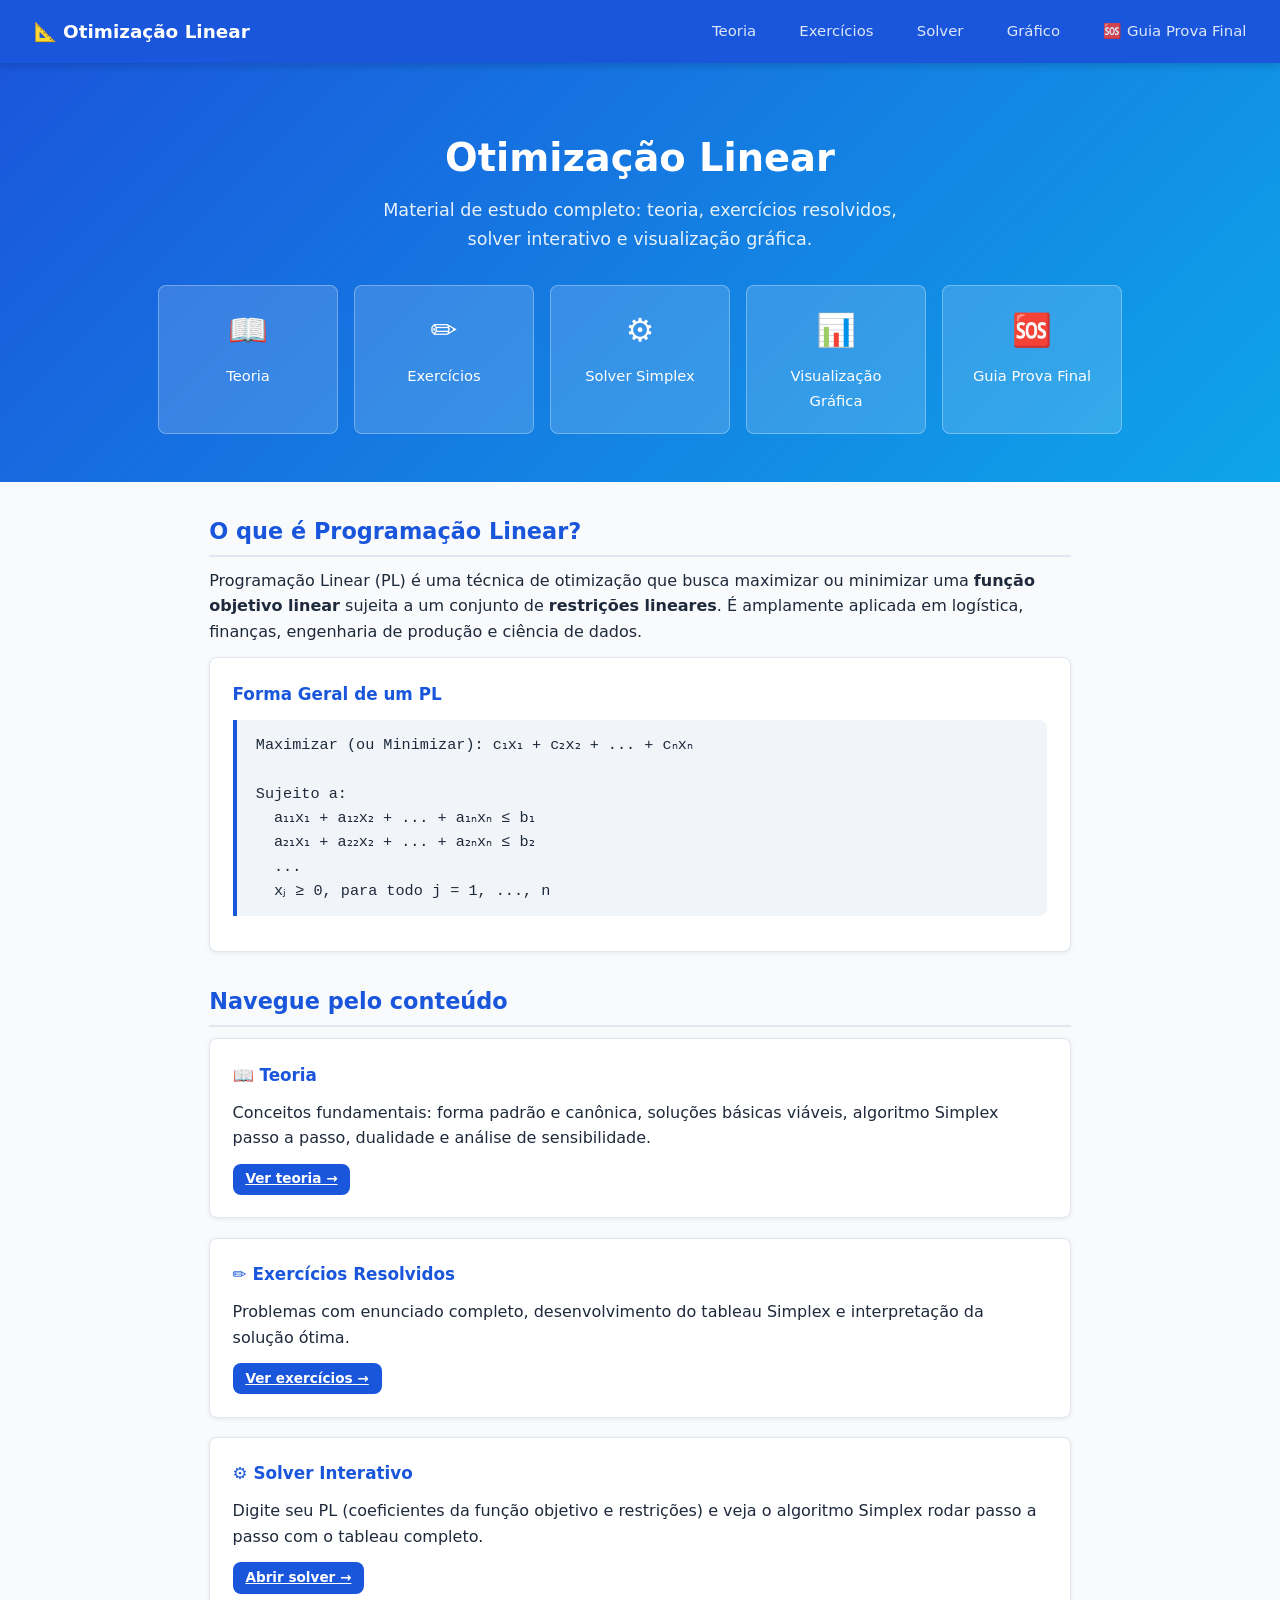
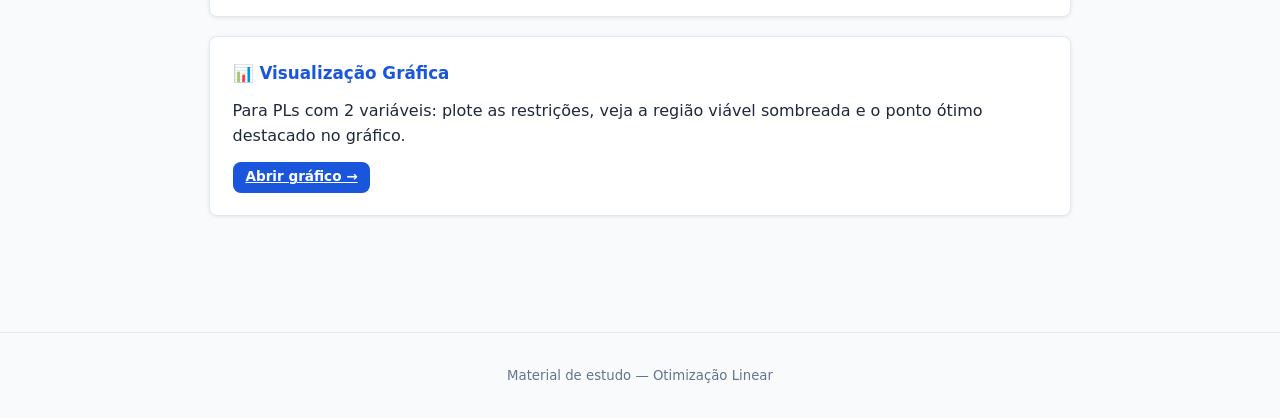
<file: index.html>
<!DOCTYPE html>
<html lang="pt-BR">
<head>
  <meta charset="UTF-8">
  <meta name="viewport" content="width=device-width, initial-scale=1.0">
  <title>Otimização Linear</title>
  <link rel="stylesheet" href="assets/css/style.css">
</head>
<body>

<nav>
  <a href="index.html" class="brand">📐 Otimização Linear</a>
  <a href="pages/teoria.html">Teoria</a>
  <a href="pages/exercicios.html">Exercícios</a>
  <a href="pages/solver.html">Solver</a>
  <a href="pages/grafico.html">Gráfico</a>
  <a href="pages/guia-prova-final.html">🆘 Guia Prova Final</a>
</nav>

<div class="hero">
  <h1>Otimização Linear</h1>
  <p>Material de estudo completo: teoria, exercícios resolvidos, solver interativo e visualização gráfica.</p>

  <div class="hero-cards">
    <a href="pages/teoria.html" class="hero-card">
      <span class="icon">📖</span>
      <span>Teoria</span>
    </a>
    <a href="pages/exercicios.html" class="hero-card">
      <span class="icon">✏️</span>
      <span>Exercícios</span>
    </a>
    <a href="pages/solver.html" class="hero-card">
      <span class="icon">⚙️</span>
      <span>Solver Simplex</span>
    </a>
    <a href="pages/grafico.html" class="hero-card">
      <span class="icon">📊</span>
      <span>Visualização Gráfica</span>
    </a>
    <a href="pages/guia-prova-final.html" class="hero-card">
      <span class="icon">🆘</span>
      <span>Guia Prova Final</span>
    </a>
  </div>
</div>

<main>
  <h2>O que é Programação Linear?</h2>
  <p>
    Programação Linear (PL) é uma técnica de otimização que busca maximizar ou minimizar uma
    <strong>função objetivo linear</strong> sujeita a um conjunto de <strong>restrições lineares</strong>.
    É amplamente aplicada em logística, finanças, engenharia de produção e ciência de dados.
  </p>

  <div class="card">
    <div class="card-title">Forma Geral de um PL</div>
    <div class="math-block">
      Maximizar (ou Minimizar):  c₁x₁ + c₂x₂ + ... + cₙxₙ<br><br>
      Sujeito a:<br>
      &nbsp;&nbsp;a₁₁x₁ + a₁₂x₂ + ... + a₁ₙxₙ ≤ b₁<br>
      &nbsp;&nbsp;a₂₁x₁ + a₂₂x₂ + ... + a₂ₙxₙ ≤ b₂<br>
      &nbsp;&nbsp;...<br>
      &nbsp;&nbsp;xⱼ ≥ 0, para todo j = 1, ..., n
    </div>
  </div>

  <h2>Navegue pelo conteúdo</h2>

  <div class="card">
    <div class="card-title">📖 Teoria</div>
    <p>Conceitos fundamentais: forma padrão e canônica, soluções básicas viáveis, algoritmo Simplex passo a passo, dualidade e análise de sensibilidade.</p>
    <a href="pages/teoria.html" class="btn btn-primary btn-sm">Ver teoria →</a>
  </div>

  <div class="card">
    <div class="card-title">✏️ Exercícios Resolvidos</div>
    <p>Problemas com enunciado completo, desenvolvimento do tableau Simplex e interpretação da solução ótima.</p>
    <a href="pages/exercicios.html" class="btn btn-primary btn-sm">Ver exercícios →</a>
  </div>

  <div class="card">
    <div class="card-title">⚙️ Solver Interativo</div>
    <p>Digite seu PL (coeficientes da função objetivo e restrições) e veja o algoritmo Simplex rodar passo a passo com o tableau completo.</p>
    <a href="pages/solver.html" class="btn btn-primary btn-sm">Abrir solver →</a>
  </div>

  <div class="card">
    <div class="card-title">📊 Visualização Gráfica</div>
    <p>Para PLs com 2 variáveis: plote as restrições, veja a região viável sombreada e o ponto ótimo destacado no gráfico.</p>
    <a href="pages/grafico.html" class="btn btn-primary btn-sm">Abrir gráfico →</a>
  </div>
</main>

<footer>
  Material de estudo — Otimização Linear
</footer>

</body>
</html>
</file>
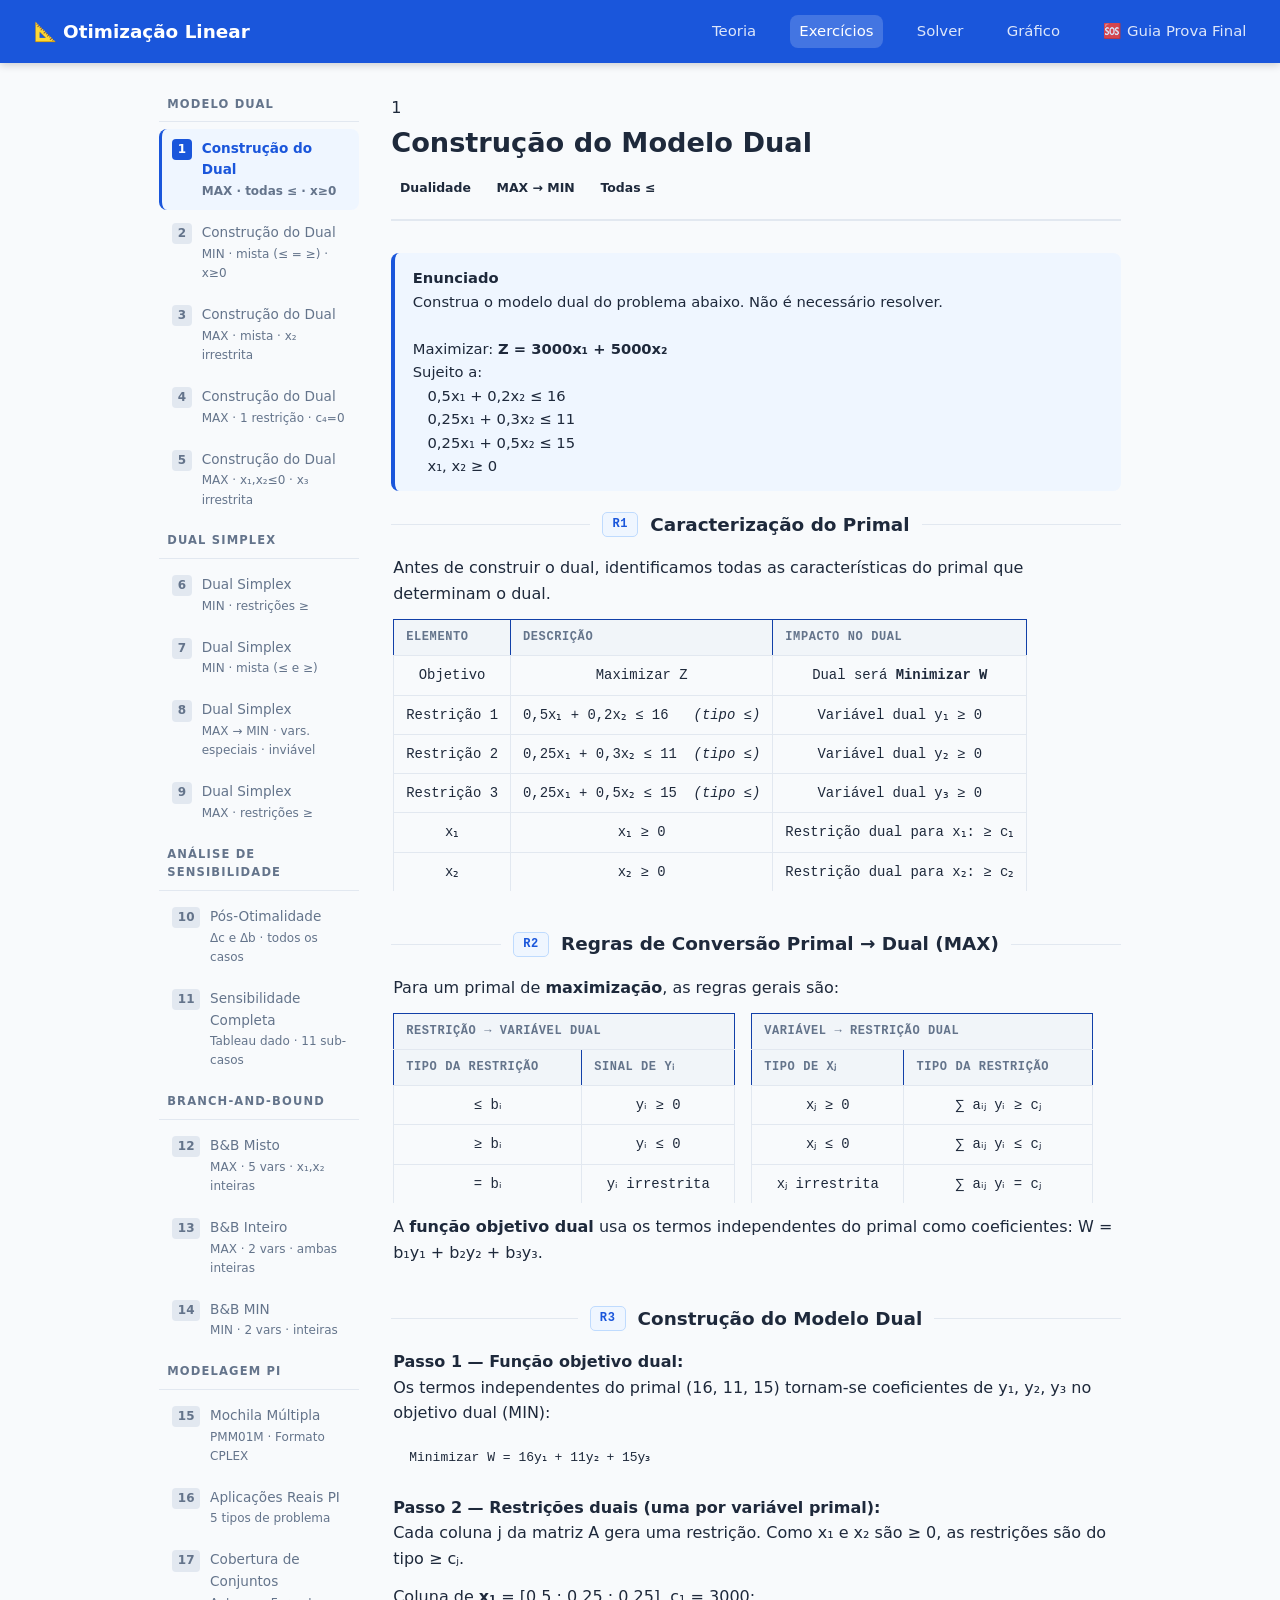
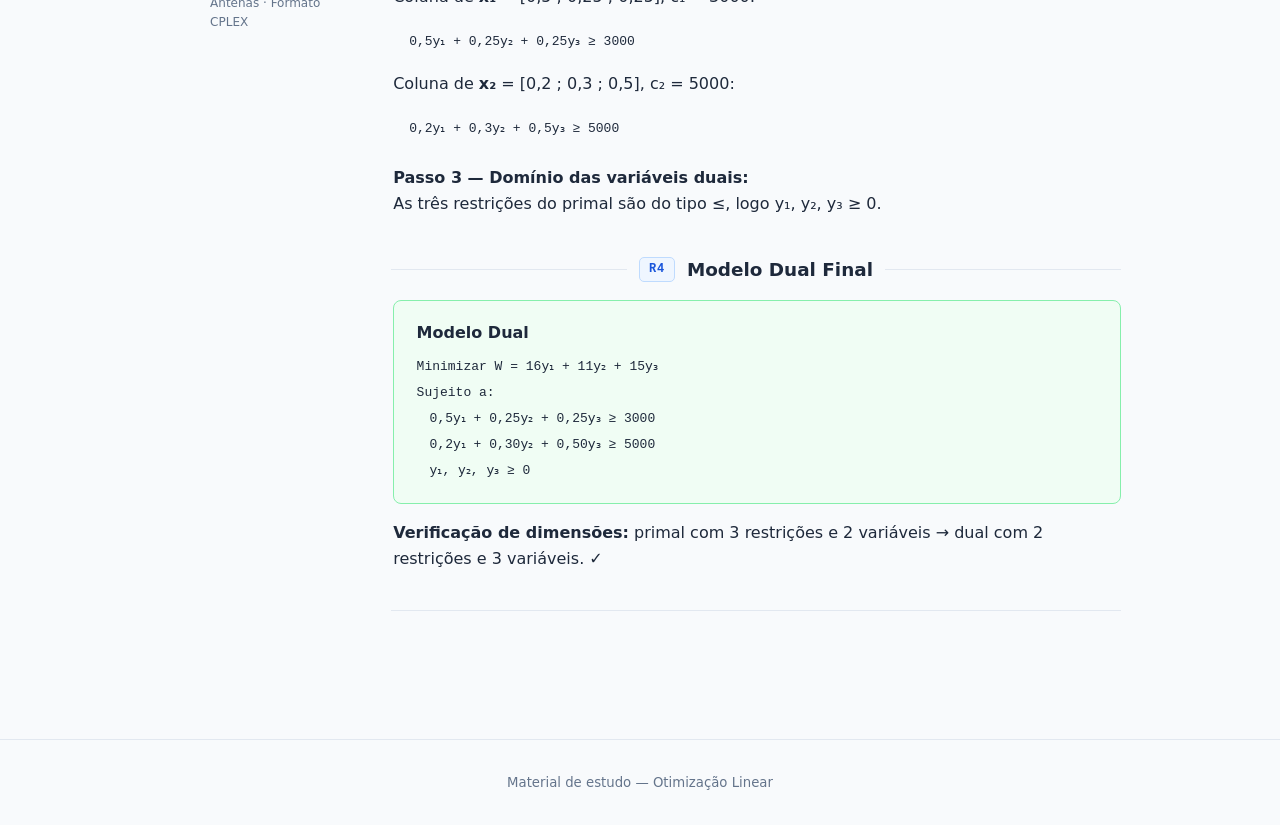
<file: exercicios.html>
<!DOCTYPE html>
<html lang="pt-BR">
<head>
  <meta charset="UTF-8">
  <meta name="viewport" content="width=device-width, initial-scale=1.0">
  <title>Exercícios — Otimização Linear</title>
  <link rel="stylesheet" href="style.css">
  <style>
    /* ── Sidebar de exercícios ── */
    .ex-layout {
      display: grid;
      grid-template-columns: 200px 1fr;
      gap: 2rem;
      max-width: 1000px;
      margin: 2rem auto;
      padding: 0 1.2rem 3rem;
    }
    /* ── Mobile nav (substitui sidebar) ── */
    .ex-mobile-nav {
      display: none;
      padding: .6rem 1rem .2rem;
      max-width: 1000px;
      margin: 0 auto;
    }
    .ex-mobile-nav label {
      display: block;
      font-size: .72rem;
      font-weight: 700;
      text-transform: uppercase;
      letter-spacing: .08em;
      color: var(--text-muted);
      margin-bottom: .35rem;
    }
    .ex-mobile-nav select {
      width: 100%;
      padding: .55rem .8rem;
      border: 1px solid var(--border);
      border-radius: var(--radius);
      font-size: .9rem;
      background: var(--bg);
      color: var(--text);
      cursor: pointer;
      appearance: none;
      -webkit-appearance: none;
      background-image: url("data:image/svg+xml,%3Csvg xmlns='http://www.w3.org/2000/svg' width='12' height='12' viewBox='0 0 24 24' fill='none' stroke='%236b7280' stroke-width='2.5'%3E%3Cpath d='M6 9l6 6 6-6'/%3E%3C/svg%3E");
      background-repeat: no-repeat;
      background-position: right .8rem center;
      padding-right: 2.2rem;
    }

    /* ── Tablet (até 900px) ── */
    @media (max-width: 900px) {
      .ex-layout { grid-template-columns: 170px 1fr; gap: 1.2rem; padding: 0 1rem 2rem; }
      .ex-sidebar a { font-size: .8rem; padding: .45rem .5rem; }
      .ex-sidebar-meta { display: none; }
      table.gtbl, table.tgrid, table.rtbl { font-size: .82rem; }
      table.gtbl th, table.gtbl td { padding: 6px 9px; }
      table.tgrid th, table.tgrid td { padding: 6px 10px; }
    }

    /* ── Mobile (até 640px) ── */
    @media (max-width: 640px) {
      /* Layout principal */
      .ex-layout { grid-template-columns: 1fr; padding: 0 .6rem 2rem; gap: 0; }
      .ex-sidebar { display: none; }
      .ex-mobile-nav { display: block; padding: .5rem .6rem .2rem; }

      /* Todos os grids inline → coluna única */
      div[style*="display:grid"],
      div[style*="display: grid"] {
        grid-template-columns: 1fr !important;
        gap: .5rem !important;
      }

      /* Tabelas: scroll horizontal */
      .t-outer {
        max-width: calc(100vw - 1.2rem);
        overflow-x: auto;
        -webkit-overflow-scrolling: touch;
      }
      table.gtbl {
        display: block;
        overflow-x: auto;
        -webkit-overflow-scrolling: touch;
        font-size: .77rem;
        min-width: 0;
      }
      table.gtbl th, table.gtbl td {
        padding: 5px 7px;
        white-space: normal;
        word-break: break-word;
      }
      table.tgrid {
        font-size: .77rem;
        display: block;
        overflow-x: auto;
        -webkit-overflow-scrolling: touch;
      }
      table.tgrid th, table.tgrid td { padding: 5px 8px; }
      table.rtbl {
        display: block;
        overflow-x: auto;
        -webkit-overflow-scrolling: touch;
        font-size: .77rem;
      }
      table.rtbl th, table.rtbl td { padding: 5px 9px; }

      /* Blocos de código / math */
      .math-block {
        font-size: .75rem;
        padding: .6rem .8rem;
        overflow-x: auto;
        max-width: calc(100vw - 1.4rem);
        word-break: break-word;
      }
      .ops-block {
        font-size: .75rem;
        line-height: 1.65;
        padding: .5rem .7rem;
        overflow-x: auto;
      }

      /* Phase head: linhas decorativas somem, título quebra */
      .phase-head {
        flex-wrap: wrap;
        gap: .35rem;
        margin-bottom: .7rem;
      }
      .phase-line { display: none; }
      .phase-tag  { font-size: .7rem; padding: 2px 7px; }
      .phase-title { font-size: .92rem; width: 100%; }
      .phase-body { padding-left: 0; }
      .phase { margin-bottom: 1.6rem; }

      /* Cabeçalho da questão */
      .q-header { margin-bottom: 1.4rem; }
      .q-title { font-size: 1.1rem; }
      .q-num {
        min-width: 2rem !important;
        height: 2rem !important;
        font-size: .9rem !important;
      }
      .q-tags { gap: .35rem; }
      .q-tag  { font-size: .72rem; padding: 2px 8px; }

      /* Alertas */
      .alert { font-size: .83rem; padding: .55rem .75rem; }

      /* Result box */
      .result-box { padding: .7rem .9rem; }
      .result-vars { gap: .6rem; }
      .rv { font-size: .85rem; }

      /* Divs com borda inline (Q10 tipo 3, Q12–Q14) */
      div[style*="border:2px"],
      div[style*="border: 2px"] { padding: .65rem !important; }

      /* Iter title */
      .iter-title { font-size: .95rem; }

      /* Pills */
      .pill { font-size: .72rem; padding: 2px 8px; }
    }

    .ex-sidebar {
      position: sticky;
      top: 72px;
      align-self: start;
    }

    .ex-sidebar-label {
      font-size: .72rem;
      font-weight: 700;
      letter-spacing: .1em;
      text-transform: uppercase;
      color: var(--text-muted);
      padding: 0 .5rem .5rem;
      border-bottom: 1px solid var(--border);
      margin-bottom: .4rem;
    }

    .ex-sidebar a {
      display: flex;
      align-items: flex-start;
      gap: .6rem;
      padding: .55rem .6rem;
      border-radius: var(--radius);
      text-decoration: none;
      color: var(--text-muted);
      font-size: .85rem;
      border-left: 3px solid transparent;
      transition: all .12s;
    }
    .ex-sidebar a:hover { background: #eff6ff; color: var(--text); }
    .ex-sidebar a.active {
      background: #eff6ff;
      color: var(--primary);
      border-left-color: var(--primary);
      font-weight: 600;
    }
    .ex-num {
      background: var(--border);
      color: var(--text-muted);
      border-radius: 4px;
      padding: 1px 6px;
      font-size: .75rem;
      font-weight: 700;
      flex-shrink: 0;
      margin-top: 1px;
    }
    .ex-sidebar a.active .ex-num {
      background: var(--primary);
      color: #fff;
    }
    .ex-sidebar-meta { font-size: .75rem; color: var(--text-muted); margin-top: 1px; }

    /* ── Phase header ── */
    .phase { margin-bottom: 2.4rem; }
    .phase-head {
      display: flex;
      align-items: center;
      gap: .75rem;
      margin-bottom: 1rem;
    }
    .phase-tag {
      background: #eff6ff;
      color: var(--primary);
      border: 1px solid #bfdbfe;
      border-radius: 5px;
      padding: 2px 9px;
      font-size: .75rem;
      font-weight: 700;
      letter-spacing: .06em;
      font-family: 'Courier New', monospace;
      flex-shrink: 0;
    }
    .phase-title {
      font-size: 1.15rem;
      font-weight: 600;
      color: var(--text);
    }
    .phase-line { flex: 1; height: 1px; background: var(--border); }
    .phase-body { padding-left: 2px; }

    /* ── Pills ── */
    .pills { display: flex; gap: .5rem; flex-wrap: wrap; margin-bottom: .8rem; }
    .pill {
      font-size: .78rem;
      font-weight: 600;
      padding: 2px 10px;
      border-radius: 999px;
      border: 1px solid;
    }
    .pill-ok    { background: #dcfce7; color: #15803d; border-color: #86efac; }
    .pill-warn  { background: #fee2e2; color: #b91c1c; border-color: #fca5a5; }
    .pill-done  { background: var(--primary); color: #fff; border-color: var(--primary); }

    /* ── Ratio table ── */
    table.rtbl {
      border-collapse: collapse;
      font-size: .87rem;
      font-family: 'Courier New', monospace;
      margin: .8rem 0;
    }
    table.rtbl th {
      background: #f1f5f9;
      color: var(--text-muted);
      font-size: .75rem;
      font-weight: 700;
      letter-spacing: .05em;
      text-transform: uppercase;
      padding: 6px 14px;
      border: 1px solid var(--border);
      text-align: center;
    }
    table.rtbl td {
      padding: 6px 14px;
      border: 1px solid var(--border);
      text-align: center;
      color: var(--text);
    }
    table.rtbl tr.winner td { background: #eff6ff; color: var(--primary); font-weight: 700; }
    table.rtbl td.skip { color: var(--text-muted); font-style: italic; }

    /* ── Tableau com coluna de base separada ── */
    .t-outer { display: flex; align-items: stretch; overflow-x: auto; margin: .8rem 0; }
    .t-base-col {
      display: flex;
      flex-direction: column;
      border-right: 2px solid var(--primary);
      padding-right: 10px;
      flex-shrink: 0;
    }
    .t-base-spacer { height: 36px; }
    .t-base-cell {
      display: flex;
      align-items: center;
      justify-content: flex-end;
      font-family: 'Courier New', monospace;
      font-size: .88rem;
      font-weight: 700;
      color: var(--primary);
      height: 38px;
      padding: 0 6px;
    }
    table.tgrid { border-collapse: collapse; font-family: 'Courier New', monospace; font-size: .9rem; }
    table.tgrid th {
      background: var(--primary);
      color: #fff;
      padding: 7px 18px;
      text-align: center;
      border: 1px solid #1240a8;
      font-size: .8rem;
      letter-spacing: .03em;
      height: 36px;
      white-space: nowrap;
    }
    table.tgrid td {
      padding: 8px 18px;
      text-align: center;
      border: 1px solid var(--border);
      color: var(--text);
      height: 38px;
      white-space: nowrap;
    }
    table.tgrid td.t-z    { color: var(--text-muted); background: #f8fafc; font-size: .8rem; }
    table.tgrid td.t-pc   { background: #fffbeb; }
    table.tgrid td.t-pr   { background: #eff6ff; }
    table.tgrid td.t-pv   { background: var(--primary); color: #fff; font-weight: 700; font-size: 1rem; }
    table.tgrid td.t-neg  { color: var(--danger); font-weight: 700; background: #fef2f2; }
    table.tgrid td.t-opt  { color: var(--success); font-weight: 700; background: #f0fdf4; }
    table.tgrid td.t-dim  { color: var(--text-muted); }

    /* ── Pivot info row ── */
    .pv-row { display: flex; gap: 1.2rem; flex-wrap: wrap; margin: .7rem 0; }
    .pv-item { display: flex; align-items: center; gap: .4rem; font-size: .88rem; color: var(--text); }
    .pv-dot  { width: 9px; height: 9px; border-radius: 50%; flex-shrink: 0; }

    /* ── Operations block ── */
    .ops-block {
      background: #f8fafc;
      border: 1px solid var(--border);
      border-left: 3px solid var(--border);
      border-radius: 0 var(--radius) var(--radius) 0;
      padding: .7rem 1rem;
      margin: .6rem 0 1rem;
      font-family: 'Courier New', monospace;
      font-size: .88rem;
      line-height: 2;
      color: var(--text-muted);
    }

    /* ── Legend grid ── */
    .legend-grid {
      display: grid;
      grid-template-columns: repeat(auto-fit, minmax(200px, 1fr));
      gap: .5rem;
      margin: .8rem 0 1.2rem;
    }
    .legend-item { display: flex; align-items: center; gap: .5rem; font-size: .82rem; color: var(--text-muted); }
    .legend-swatch { width: 16px; height: 16px; border-radius: 3px; border: 1px solid var(--border); flex-shrink: 0; }

    /* ── Result box ── */
    .result-box {
      background: #f0fdf4;
      border: 1px solid #86efac;
      border-radius: var(--radius);
      padding: 1.2rem 1.4rem;
      margin: 1rem 0;
    }
    .result-box h4 { font-size: 1rem; font-weight: 600; color: var(--success); margin-bottom: .6rem; }
    .result-vars { display: flex; gap: 1.4rem; flex-wrap: wrap; }
    .rv { font-family: 'Courier New', monospace; font-size: .95rem; color: var(--text); }
    .rv span { color: var(--success); font-weight: 700; }

    /* ── Verify rows ── */
    .v-row {
      display: flex;
      align-items: center;
      gap: .8rem;
      font-family: 'Courier New', monospace;
      font-size: .88rem;
      padding: .6rem 0;
      border-bottom: 1px solid var(--border);
      color: var(--text);
    }
    .v-row:last-child { border-bottom: none; }

    /* ── Questão header ── */
    .q-header {
      padding-bottom: 1.2rem;
      border-bottom: 2px solid var(--border);
      margin-bottom: 2rem;
    }
    .q-label { font-size: .75rem; font-weight: 700; letter-spacing: .1em; text-transform: uppercase; color: var(--primary); margin-bottom: .3rem; }
    .q-title { font-size: 1.7rem; font-weight: 700; color: var(--text); margin-bottom: .7rem; }
    .q-tags  { display: flex; gap: .5rem; flex-wrap: wrap; }
    .q-tag   { font-size: .78rem; font-weight: 600; padding: 2px 10px; border-radius: 999px; border: 1px solid; }
    .qt-method { background: #eff6ff; color: var(--primary); border-color: #bfdbfe; }
    .qt-result { background: #dcfce7; color: #15803d; border-color: #86efac; font-family: 'Courier New', monospace; }

    .divider { height: 1px; background: var(--border); margin: 1.8rem 0; }
    .iter-title { font-size: 1.05rem; font-weight: 600; color: var(--text); margin: 1.4rem 0 .8rem; }

    /* ── Generic table inside card ── */
    table.gtbl { width: 100%; border-collapse: collapse; font-size: .87rem; }
    table.gtbl th { background: #f1f5f9; color: var(--text-muted); font-size: .75rem; font-weight: 700; text-transform: uppercase; letter-spacing: .05em; padding: 7px 12px; text-align: left; border-bottom: 1px solid var(--border); }
    table.gtbl td { padding: 8px 12px; border-bottom: 1px solid var(--border); color: var(--text); vertical-align: top; }
    table.gtbl tr:last-child td { border-bottom: none; }
    table.gtbl tr.hl td { background: #eff6ff; }
    table.gtbl tr.hl td:first-child { border-left: 2px solid var(--primary); }
  </style>
</head>
<body>

<nav>
  <a href="index.html" class="brand">📐 Otimização Linear</a>
  <a href="teoria.html">Teoria</a>
  <a href="exercicios.html" class="active">Exercícios</a>
  <a href="solver.html">Solver</a>
  <a href="grafico.html">Gráfico</a>
  <a href="guia-prova-final.html">🆘 Guia Prova Final</a>
</nav>

<!-- ── Navegação mobile (visível apenas em telas pequenas) ── -->
<div class="ex-mobile-nav">
  <label for="ex-select">Selecionar exercício</label>
  <select id="ex-select">
    <optgroup label="Modelo Dual">
      <option value="q1">Q1 — MAX · todas ≤ · x≥0</option>
      <option value="q2">Q2 — MIN · mista (≤ = ≥)</option>
      <option value="q3">Q3 — MAX · mista · x₂ irrestrita</option>
      <option value="q4">Q4 — MAX · 1 restrição · c₄=0</option>
      <option value="q5">Q5 — MAX · x₁,x₂≤0 · x₃ irrestrita</option>
    </optgroup>
    <optgroup label="Dual Simplex">
      <option value="q6">Q6 — MIN · restrições ≥</option>
      <option value="q7">Q7 — MIN · mista (≤ e ≥)</option>
      <option value="q8">Q8 — MAX→MIN · inviável</option>
      <option value="q9">Q9 — MAX · restrições ≥</option>
    </optgroup>
    <optgroup label="Análise de Sensibilidade">
      <option value="q10">Q10 — Pós-Otimalidade · Δc e Δb</option>
      <option value="q11">Q11 — Sensibilidade · Tableau dado · 11 casos</option>
    </optgroup>
    <optgroup label="Branch-and-Bound">
      <option value="q12">Q12 — B&amp;B MAX · x₁,x₂ inteiros</option>
      <option value="q13">Q13 — B&amp;B MAX · todas inteiras</option>
      <option value="q14">Q14 — B&amp;B MIN · inteiras</option>
    </optgroup>
    <optgroup label="Modelagem PI">
      <option value="q15">Q15 — Mochila Múltipla · CPLEX</option>
      <option value="q16">Q16 — Aplicações Reais PI</option>
      <option value="q17">Q17 — Cobertura de Conjuntos · CPLEX</option>
    </optgroup>
  </select>
</div>

<div class="ex-layout">

  <!-- ── Sidebar ── -->
  <aside class="ex-sidebar">
    <div class="ex-sidebar-label">Modelo Dual</div>
    <a href="#q1" style="margin-top:.2rem;">
      <span class="ex-num">1</span>
      <div>
        <div>Construção do Dual</div>
        <div class="ex-sidebar-meta">MAX · todas ≤ · x≥0</div>
      </div>
    </a>
    <a href="#q2" style="margin-top:.2rem;">
      <span class="ex-num">2</span>
      <div>
        <div>Construção do Dual</div>
        <div class="ex-sidebar-meta">MIN · mista (≤ = ≥) · x≥0</div>
      </div>
    </a>
    <a href="#q3" style="margin-top:.2rem;">
      <span class="ex-num">3</span>
      <div>
        <div>Construção do Dual</div>
        <div class="ex-sidebar-meta">MAX · mista · x₂ irrestrita</div>
      </div>
    </a>
    <a href="#q4" style="margin-top:.2rem;">
      <span class="ex-num">4</span>
      <div>
        <div>Construção do Dual</div>
        <div class="ex-sidebar-meta">MAX · 1 restrição · c₄=0</div>
      </div>
    </a>
    <a href="#q5" style="margin-top:.2rem;">
      <span class="ex-num">5</span>
      <div>
        <div>Construção do Dual</div>
        <div class="ex-sidebar-meta">MAX · x₁,x₂≤0 · x₃ irrestrita</div>
      </div>
    </a>
    <div class="ex-sidebar-label" style="margin-top:.8rem;">Dual Simplex</div>
    <a href="#q6" style="margin-top:.2rem;">
      <span class="ex-num">6</span>
      <div>
        <div>Dual Simplex</div>
        <div class="ex-sidebar-meta">MIN · restrições ≥</div>
      </div>
    </a>
    <a href="#q7" style="margin-top:.2rem;">
      <span class="ex-num">7</span>
      <div>
        <div>Dual Simplex</div>
        <div class="ex-sidebar-meta">MIN · mista (≤ e ≥)</div>
      </div>
    </a>
    <a href="#q8" style="margin-top:.2rem;">
      <span class="ex-num">8</span>
      <div>
        <div>Dual Simplex</div>
        <div class="ex-sidebar-meta">MAX → MIN · vars. especiais · inviável</div>
      </div>
    </a>
    <a href="#q9" style="margin-top:.2rem;">
      <span class="ex-num">9</span>
      <div>
        <div>Dual Simplex</div>
        <div class="ex-sidebar-meta">MAX · restrições ≥</div>
      </div>
    </a>
    <div class="ex-sidebar-label" style="margin-top:.8rem;">Análise de Sensibilidade</div>
    <a href="#q10" style="margin-top:.2rem;">
      <span class="ex-num">10</span>
      <div>
        <div>Pós-Otimalidade</div>
        <div class="ex-sidebar-meta">Δc e Δb · todos os casos</div>
      </div>
    </a>
    <a href="#q11" style="margin-top:.2rem;">
      <span class="ex-num">11</span>
      <div>
        <div>Sensibilidade Completa</div>
        <div class="ex-sidebar-meta">Tableau dado · 11 sub-casos</div>
      </div>
    </a>
    <div class="ex-sidebar-label" style="margin-top:.8rem;">Branch-and-Bound</div>
    <a href="#q12" style="margin-top:.2rem;">
      <span class="ex-num">12</span>
      <div>
        <div>B&amp;B Misto</div>
        <div class="ex-sidebar-meta">MAX · 5 vars · x₁,x₂ inteiras</div>
      </div>
    </a>
    <a href="#q13" style="margin-top:.2rem;">
      <span class="ex-num">13</span>
      <div>
        <div>B&amp;B Inteiro</div>
        <div class="ex-sidebar-meta">MAX · 2 vars · ambas inteiras</div>
      </div>
    </a>
    <a href="#q14" style="margin-top:.2rem;">
      <span class="ex-num">14</span>
      <div>
        <div>B&amp;B MIN</div>
        <div class="ex-sidebar-meta">MIN · 2 vars · inteiras</div>
      </div>
    </a>
    <div class="ex-sidebar-label" style="margin-top:.8rem;">Modelagem PI</div>
    <a href="#q15" style="margin-top:.2rem;">
      <span class="ex-num">15</span>
      <div>
        <div>Mochila Múltipla</div>
        <div class="ex-sidebar-meta">PMM01M · Formato CPLEX</div>
      </div>
    </a>
    <a href="#q16" style="margin-top:.2rem;">
      <span class="ex-num">16</span>
      <div>
        <div>Aplicações Reais PI</div>
        <div class="ex-sidebar-meta">5 tipos de problema</div>
      </div>
    </a>
    <a href="#q17" style="margin-top:.2rem;">
      <span class="ex-num">17</span>
      <div>
        <div>Cobertura de Conjuntos</div>
        <div class="ex-sidebar-meta">Antenas · Formato CPLEX</div>
      </div>
    </a>
  </aside>

  <!-- ── Conteúdo principal ── -->

  <!-- ════════════════════════════════════════════════════════════
       Q1 — Modelo Dual: MAX, todas restrições ≤, xⱼ ≥ 0
  ════════════════════════════════════════════════════════════ -->
  <div id="q1" style="display:none">

    <div class="q-header">
      <div class="q-num">1</div>
      <div>
        <div class="q-title">Construção do Modelo Dual</div>
        <div class="q-tags">
          <span class="badge">Dualidade</span>
          <span class="badge">MAX → MIN</span>
          <span class="badge">Todas ≤</span>
        </div>
      </div>
    </div>

    <!-- Enunciado -->
    <div class="alert alert-info" style="margin-bottom:1.2rem;">
      <strong>Enunciado</strong><br>
      Construa o modelo dual do problema abaixo. Não é necessário resolver.<br><br>
      Maximizar: <strong>Z = 3000x₁ + 5000x₂</strong><br>
      Sujeito a:<br>
      &emsp;0,5x₁ + 0,2x₂ ≤ 16<br>
      &emsp;0,25x₁ + 0,3x₂ ≤ 11<br>
      &emsp;0,25x₁ + 0,5x₂ ≤ 15<br>
      &emsp;x₁, x₂ ≥ 0
    </div>

    <!-- R1 — Caracterização -->
    <div class="phase">
      <div class="phase-head">
        <div class="phase-line"></div>
        <div class="phase-tag">R1</div>
        <div class="phase-title">Caracterização do Primal</div>
        <div class="phase-line"></div>
      </div>
      <div class="phase-body">
        <p>Antes de construir o dual, identificamos todas as características do primal que determinam o dual.</p>
        <table class="tgrid gtbl" style="max-width:600px;">
          <thead><tr><th>Elemento</th><th>Descrição</th><th>Impacto no Dual</th></tr></thead>
          <tbody>
            <tr><td>Objetivo</td><td>Maximizar Z</td><td>Dual será <strong>Minimizar W</strong></td></tr>
            <tr><td>Restrição 1</td><td>0,5x₁ + 0,2x₂ ≤ 16 &nbsp;&nbsp;<em>(tipo ≤)</em></td><td>Variável dual y₁ ≥ 0</td></tr>
            <tr><td>Restrição 2</td><td>0,25x₁ + 0,3x₂ ≤ 11 &nbsp;<em>(tipo ≤)</em></td><td>Variável dual y₂ ≥ 0</td></tr>
            <tr><td>Restrição 3</td><td>0,25x₁ + 0,5x₂ ≤ 15 &nbsp;<em>(tipo ≤)</em></td><td>Variável dual y₃ ≥ 0</td></tr>
            <tr><td>x₁</td><td>x₁ ≥ 0</td><td>Restrição dual para x₁: ≥ c₁</td></tr>
            <tr><td>x₂</td><td>x₂ ≥ 0</td><td>Restrição dual para x₂: ≥ c₂</td></tr>
          </tbody>
        </table>
      </div>
    </div>

    <!-- R2 — Regras de conversão -->
    <div class="phase">
      <div class="phase-head">
        <div class="phase-line"></div>
        <div class="phase-tag">R2</div>
        <div class="phase-title">Regras de Conversão Primal → Dual (MAX)</div>
        <div class="phase-line"></div>
      </div>
      <div class="phase-body">
        <p>Para um primal de <strong>maximização</strong>, as regras gerais são:</p>
        <div style="display:grid; grid-template-columns:1fr 1fr; gap:1rem; max-width:700px;">
          <table class="tgrid gtbl">
            <thead><tr><th colspan="2">Restrição → Variável dual</th></tr>
            <tr><th>Tipo da restrição</th><th>Sinal de yᵢ</th></tr></thead>
            <tbody>
              <tr><td>≤ bᵢ</td><td>yᵢ ≥ 0</td></tr>
              <tr><td>≥ bᵢ</td><td>yᵢ ≤ 0</td></tr>
              <tr><td>= bᵢ</td><td>yᵢ irrestrita</td></tr>
            </tbody>
          </table>
          <table class="tgrid gtbl">
            <thead><tr><th colspan="2">Variável → Restrição dual</th></tr>
            <tr><th>Tipo de xⱼ</th><th>Tipo da restrição</th></tr></thead>
            <tbody>
              <tr><td>xⱼ ≥ 0</td><td>∑ aᵢⱼ yᵢ ≥ cⱼ</td></tr>
              <tr><td>xⱼ ≤ 0</td><td>∑ aᵢⱼ yᵢ ≤ cⱼ</td></tr>
              <tr><td>xⱼ irrestrita</td><td>∑ aᵢⱼ yᵢ = cⱼ</td></tr>
            </tbody>
          </table>
        </div>
        <p style="margin-top:.7rem;">A <strong>função objetivo dual</strong> usa os termos independentes do primal como coeficientes: W = b₁y₁ + b₂y₂ + b₃y₃.</p>
      </div>
    </div>

    <!-- R3 — Construção -->
    <div class="phase">
      <div class="phase-head">
        <div class="phase-line"></div>
        <div class="phase-tag">R3</div>
        <div class="phase-title">Construção do Modelo Dual</div>
        <div class="phase-line"></div>
      </div>
      <div class="phase-body">
        <p><strong>Passo 1 — Função objetivo dual:</strong><br>
        Os termos independentes do primal (16, 11, 15) tornam-se coeficientes de y₁, y₂, y₃ no objetivo dual (MIN):</p>
        <div style="background:var(--bg-alt); border-radius:6px; padding:.6rem 1rem; font-family:monospace; margin:.5rem 0;">
          Minimizar W = 16y₁ + 11y₂ + 15y₃
        </div>

        <p style="margin-top:1rem;"><strong>Passo 2 — Restrições duais (uma por variável primal):</strong><br>
        Cada coluna j da matriz A gera uma restrição. Como x₁ e x₂ são ≥ 0, as restrições são do tipo ≥ cⱼ.</p>

        <p>Coluna de <strong>x₁</strong> = [0,5 ; 0,25 ; 0,25], c₁ = 3000:</p>
        <div style="background:var(--bg-alt); border-radius:6px; padding:.6rem 1rem; font-family:monospace; margin:.5rem 0;">
          0,5y₁ + 0,25y₂ + 0,25y₃ ≥ 3000
        </div>

        <p>Coluna de <strong>x₂</strong> = [0,2 ; 0,3 ; 0,5], c₂ = 5000:</p>
        <div style="background:var(--bg-alt); border-radius:6px; padding:.6rem 1rem; font-family:monospace; margin:.5rem 0;">
          0,2y₁ + 0,3y₂ + 0,5y₃ ≥ 5000
        </div>

        <p style="margin-top:1rem;"><strong>Passo 3 — Domínio das variáveis duais:</strong><br>
        As três restrições do primal são do tipo ≤, logo y₁, y₂, y₃ ≥ 0.</p>
      </div>
    </div>

    <!-- R4 — Resultado -->
    <div class="phase">
      <div class="phase-head">
        <div class="phase-line"></div>
        <div class="phase-tag">R4</div>
        <div class="phase-title">Modelo Dual Final</div>
        <div class="phase-line"></div>
      </div>
      <div class="phase-body">
        <div class="result-box">
          <div style="font-weight:700; margin-bottom:.5rem; font-size:1rem;">Modelo Dual</div>
          <div style="font-family:monospace; line-height:2;">
            Minimizar W = 16y₁ + 11y₂ + 15y₃<br>
            Sujeito a:<br>
            &emsp;0,5y₁ + 0,25y₂ + 0,25y₃ ≥ 3000<br>
            &emsp;0,2y₁ + 0,30y₂ + 0,50y₃ ≥ 5000<br>
            &emsp;y₁, y₂, y₃ ≥ 0
          </div>
        </div>
        <p style="margin-top:.8rem;"><strong>Verificação de dimensões:</strong> primal com 3 restrições e 2 variáveis → dual com 2 restrições e 3 variáveis. ✓</p>
      </div>
    </div>

    <hr style="border:none;border-top:1px solid var(--border);margin:2rem 0;">
  </div><!-- /q1 -->


  <!-- ════════════════════════════════════════════════════════════
       Q2 — Modelo Dual: MIN, restrições mistas (≤ = ≥), xⱼ ≥ 0
  ════════════════════════════════════════════════════════════ -->
  <div id="q2" style="display:none">

    <div class="q-header">
      <div class="q-num">2</div>
      <div>
        <div class="q-title">Construção do Modelo Dual</div>
        <div class="q-tags">
          <span class="badge">Dualidade</span>
          <span class="badge">MIN → MAX</span>
          <span class="badge">Restrições Mistas</span>
        </div>
      </div>
    </div>

    <!-- Enunciado -->
    <div class="alert alert-info" style="margin-bottom:1.2rem;">
      <strong>Enunciado</strong><br>
      Construa o modelo dual do problema abaixo. Não é necessário resolver.<br><br>
      Minimizar: <strong>Z = 0,4x₁ + 0,5x₂</strong><br>
      Sujeito a:<br>
      &emsp;0,3x₁ + 0,1x₂ ≤ 2,7<br>
      &emsp;0,5x₁ + 0,5x₂ = 6<br>
      &emsp;0,6x₁ + 0,4x₂ ≥ 6<br>
      &emsp;x₁, x₂ ≥ 0
    </div>

    <!-- R1 -->
    <div class="phase">
      <div class="phase-head">
        <div class="phase-line"></div>
        <div class="phase-tag">R1</div>
        <div class="phase-title">Caracterização do Primal</div>
        <div class="phase-line"></div>
      </div>
      <div class="phase-body">
        <p>Atenção: o primal é de <strong>minimização</strong>. As regras de sinal das variáveis duais invertem em relação ao caso MAX.</p>
        <table class="tgrid gtbl" style="max-width:620px;">
          <thead><tr><th>Elemento</th><th>Descrição</th><th>Impacto no Dual</th></tr></thead>
          <tbody>
            <tr><td>Objetivo</td><td>Minimizar Z</td><td>Dual será <strong>Maximizar W</strong></td></tr>
            <tr><td>Restrição 1</td><td>≤ 2,7</td><td>y₁ <strong>≤ 0</strong> (MIN + ≤ inverte)</td></tr>
            <tr><td>Restrição 2</td><td>= 6</td><td>y₂ <strong>irrestrita</strong></td></tr>
            <tr><td>Restrição 3</td><td>≥ 6</td><td>y₃ <strong>≥ 0</strong> (MIN + ≥ mantém)</td></tr>
            <tr><td>x₁, x₂</td><td>≥ 0</td><td>Restrições duais: ≤ cⱼ (MIN + var≥0 inverte dir.)</td></tr>
          </tbody>
        </table>
      </div>
    </div>

    <!-- R2 -->
    <div class="phase">
      <div class="phase-head">
        <div class="phase-line"></div>
        <div class="phase-tag">R2</div>
        <div class="phase-title">Regras de Conversão (MIN)</div>
        <div class="phase-line"></div>
      </div>
      <div class="phase-body">
        <p>Para um primal de <strong>minimização</strong>, os sinais se invertem em relação ao caso MAX:</p>
        <div style="display:grid; grid-template-columns:1fr 1fr; gap:1rem; max-width:700px;">
          <table class="tgrid gtbl">
            <thead><tr><th colspan="2">Restrição → yᵢ (MIN)</th></tr>
            <tr><th>Tipo</th><th>Sinal yᵢ</th></tr></thead>
            <tbody>
              <tr><td>≤ bᵢ</td><td>yᵢ <strong>≤ 0</strong></td></tr>
              <tr><td>≥ bᵢ</td><td>yᵢ <strong>≥ 0</strong></td></tr>
              <tr><td>= bᵢ</td><td>yᵢ irrestrita</td></tr>
            </tbody>
          </table>
          <table class="tgrid gtbl">
            <thead><tr><th colspan="2">Variável → Restrição dual (MIN)</th></tr>
            <tr><th>Tipo xⱼ</th><th>Tipo restrição</th></tr></thead>
            <tbody>
              <tr><td>xⱼ ≥ 0</td><td>∑ aᵢⱼ yᵢ ≤ cⱼ</td></tr>
              <tr><td>xⱼ ≤ 0</td><td>∑ aᵢⱼ yᵢ ≥ cⱼ</td></tr>
              <tr><td>xⱼ irrestrita</td><td>∑ aᵢⱼ yᵢ = cⱼ</td></tr>
            </tbody>
          </table>
        </div>
      </div>
    </div>

    <!-- R3 -->
    <div class="phase">
      <div class="phase-head">
        <div class="phase-line"></div>
        <div class="phase-tag">R3</div>
        <div class="phase-title">Construção do Modelo Dual</div>
        <div class="phase-line"></div>
      </div>
      <div class="phase-body">
        <p><strong>Passo 1 — Função objetivo dual (MAX):</strong><br>
        Os termos independentes (2,7 ; 6 ; 6) tornam-se coeficientes de y₁, y₂, y₃:</p>
        <div style="background:var(--bg-alt); border-radius:6px; padding:.6rem 1rem; font-family:monospace; margin:.5rem 0;">
          Maximizar W = 2,7y₁ + 6y₂ + 6y₃
        </div>

        <p style="margin-top:1rem;"><strong>Passo 2 — Restrições duais (x₁, x₂ ≥ 0 → tipo ≤ cⱼ):</strong></p>

        <p>Coluna de <strong>x₁</strong> = [0,3 ; 0,5 ; 0,6], c₁ = 0,4:</p>
        <div style="background:var(--bg-alt); border-radius:6px; padding:.6rem 1rem; font-family:monospace; margin:.5rem 0;">
          0,3y₁ + 0,5y₂ + 0,6y₃ ≤ 0,4
        </div>

        <p>Coluna de <strong>x₂</strong> = [0,1 ; 0,5 ; 0,4], c₂ = 0,5:</p>
        <div style="background:var(--bg-alt); border-radius:6px; padding:.6rem 1rem; font-family:monospace; margin:.5rem 0;">
          0,1y₁ + 0,5y₂ + 0,4y₃ ≤ 0,5
        </div>

        <p style="margin-top:1rem;"><strong>Passo 3 — Domínio das variáveis duais:</strong><br>
        R1 é ≤ → y₁ ≤ 0 &nbsp;|&nbsp; R2 é = → y₂ irrestrita &nbsp;|&nbsp; R3 é ≥ → y₃ ≥ 0</p>
      </div>
    </div>

    <!-- R4 -->
    <div class="phase">
      <div class="phase-head">
        <div class="phase-line"></div>
        <div class="phase-tag">R4</div>
        <div class="phase-title">Modelo Dual Final</div>
        <div class="phase-line"></div>
      </div>
      <div class="phase-body">
        <div class="result-box">
          <div style="font-weight:700; margin-bottom:.5rem; font-size:1rem;">Modelo Dual</div>
          <div style="font-family:monospace; line-height:2;">
            Maximizar W = 2,7y₁ + 6y₂ + 6y₃<br>
            Sujeito a:<br>
            &emsp;0,3y₁ + 0,5y₂ + 0,6y₃ ≤ 0,4<br>
            &emsp;0,1y₁ + 0,5y₂ + 0,4y₃ ≤ 0,5<br>
            &emsp;y₁ ≤ 0,&nbsp; y₂ irrestrita,&nbsp; y₃ ≥ 0
          </div>
        </div>
        <p style="margin-top:.8rem;"><strong>Verificação:</strong> primal 3 restrições, 2 variáveis → dual 2 restrições, 3 variáveis. ✓</p>
      </div>
    </div>

    <hr style="border:none;border-top:1px solid var(--border);margin:2rem 0;">
  </div><!-- /q2 -->


  <!-- ════════════════════════════════════════════════════════════
       Q3 — Modelo Dual: MAX, mista, x₂ irrestrita
  ════════════════════════════════════════════════════════════ -->
  <div id="q3" style="display:none">

    <div class="q-header">
      <div class="q-num">3</div>
      <div>
        <div class="q-title">Construção do Modelo Dual</div>
        <div class="q-tags">
          <span class="badge">Dualidade</span>
          <span class="badge">MAX → MIN</span>
          <span class="badge">Variável Irrestrita</span>
        </div>
      </div>
    </div>

    <!-- Enunciado -->
    <div class="alert alert-info" style="margin-bottom:1.2rem;">
      <strong>Enunciado</strong><br>
      Construa o modelo dual do problema abaixo. Não é necessário resolver.<br><br>
      Maximizar: <strong>Z = x₁ + 3x₂</strong><br>
      Sujeito a:<br>
      &emsp;x₁ &minus; 3x₂ ≤ 3<br>
      &emsp;&minus;2x₁ + x₂ = 2<br>
      &emsp;&minus;3x₁ + 4x₂ ≥ 12<br>
      &emsp;3x₁ + x₂ = 9<br>
      &emsp;x₁ ≥ 0,&nbsp; x₂ irrestrita
    </div>

    <!-- R1 -->
    <div class="phase">
      <div class="phase-head">
        <div class="phase-line"></div>
        <div class="phase-tag">R1</div>
        <div class="phase-title">Caracterização do Primal</div>
        <div class="phase-line"></div>
      </div>
      <div class="phase-body">
        <p>Este problema tem <strong>4 restrições</strong> de tipos diferentes e a variável <strong>x₂ irrestrita</strong>, que gerará uma restrição de igualdade no dual.</p>
        <table class="tgrid gtbl" style="max-width:620px;">
          <thead><tr><th>Elemento</th><th>Tipo</th><th>Variável/Restrição dual</th></tr></thead>
          <tbody>
            <tr><td>Objetivo</td><td>MAX</td><td>Dual: MIN W</td></tr>
            <tr><td>Restrição 1 (b₁=3)</td><td>≤</td><td>y₁ ≥ 0</td></tr>
            <tr><td>Restrição 2 (b₂=2)</td><td>=</td><td>y₂ irrestrita</td></tr>
            <tr><td>Restrição 3 (b₃=12)</td><td>≥</td><td>y₃ ≤ 0</td></tr>
            <tr><td>Restrição 4 (b₄=9)</td><td>=</td><td>y₄ irrestrita</td></tr>
            <tr><td>x₁</td><td>≥ 0</td><td>Restrição dual 1: ≥ c₁ = 1</td></tr>
            <tr><td>x₂</td><td>irrestrita</td><td>Restrição dual 2: <strong>= c₂ = 3</strong></td></tr>
          </tbody>
        </table>
      </div>
    </div>

    <!-- R2 -->
    <div class="phase">
      <div class="phase-head">
        <div class="phase-line"></div>
        <div class="phase-tag">R2</div>
        <div class="phase-title">Construção Passo a Passo</div>
        <div class="phase-line"></div>
      </div>
      <div class="phase-body">
        <p><strong>Passo 1 — Objetivo dual:</strong> W = b₁y₁ + b₂y₂ + b₃y₃ + b₄y₄</p>
        <div style="background:var(--bg-alt); border-radius:6px; padding:.6rem 1rem; font-family:monospace; margin:.5rem 0;">
          Minimizar W = 3y₁ + 2y₂ + 12y₃ + 9y₄
        </div>

        <p style="margin-top:1rem;"><strong>Passo 2 — Restrição dual de x₁ (≥ 0 → tipo ≥ c₁):</strong><br>
        Coluna de x₁ na matriz A = [1, &minus;2, &minus;3, 3]:</p>
        <div style="background:var(--bg-alt); border-radius:6px; padding:.6rem 1rem; font-family:monospace; margin:.5rem 0;">
          y₁ &minus; 2y₂ &minus; 3y₃ + 3y₄ ≥ 1
        </div>

        <p style="margin-top:1rem;"><strong>Passo 3 — Restrição dual de x₂ (irrestrita → tipo = c₂):</strong><br>
        Coluna de x₂ na matriz A = [&minus;3, 1, 4, 1]:</p>
        <div style="background:var(--bg-alt); border-radius:6px; padding:.6rem 1rem; font-family:monospace; margin:.5rem 0;">
          &minus;3y₁ + y₂ + 4y₃ + y₄ = 3
        </div>
        <div class="alert alert-warn" style="margin-top:.5rem;">
          Variável primal irrestrita → restrição dual de <strong>igualdade</strong> (não pode ser desigualdade).
        </div>

        <p style="margin-top:1rem;"><strong>Passo 4 — Domínio das variáveis duais:</strong><br>
        y₁ ≥ 0 (R1 é ≤) &nbsp;|&nbsp; y₂ irrestrita (R2 é =) &nbsp;|&nbsp; y₃ ≤ 0 (R3 é ≥, MAX) &nbsp;|&nbsp; y₄ irrestrita (R4 é =)</p>
      </div>
    </div>

    <!-- R3 — Resultado -->
    <div class="phase">
      <div class="phase-head">
        <div class="phase-line"></div>
        <div class="phase-tag">R3</div>
        <div class="phase-title">Modelo Dual Final</div>
        <div class="phase-line"></div>
      </div>
      <div class="phase-body">
        <div class="result-box">
          <div style="font-weight:700; margin-bottom:.5rem; font-size:1rem;">Modelo Dual</div>
          <div style="font-family:monospace; line-height:2;">
            Minimizar W = 3y₁ + 2y₂ + 12y₃ + 9y₄<br>
            Sujeito a:<br>
            &emsp;y₁ &minus; 2y₂ &minus; 3y₃ + 3y₄ ≥ 1<br>
            &emsp;&minus;3y₁ + y₂ + 4y₃ + y₄ = 3<br>
            &emsp;y₁ ≥ 0,&nbsp; y₂ irrestrita,&nbsp; y₃ ≤ 0,&nbsp; y₄ irrestrita
          </div>
        </div>
        <p style="margin-top:.8rem;"><strong>Verificação:</strong> primal 4 restrições, 2 variáveis → dual 2 restrições, 4 variáveis. ✓</p>
      </div>
    </div>

    <hr style="border:none;border-top:1px solid var(--border);margin:2rem 0;">
  </div><!-- /q3 -->


  <!-- ════════════════════════════════════════════════════════════
       Q4 — Modelo Dual: MAX, 1 restrição, c₄ = 0
  ════════════════════════════════════════════════════════════ -->
  <div id="q4" style="display:none">

    <div class="q-header">
      <div class="q-num">4</div>
      <div>
        <div class="q-title">Construção do Modelo Dual</div>
        <div class="q-tags">
          <span class="badge">Dualidade</span>
          <span class="badge">MAX → MIN</span>
          <span class="badge">1 Restrição</span>
          <span class="badge">c₄ = 0</span>
        </div>
      </div>
    </div>

    <!-- Enunciado -->
    <div class="alert alert-info" style="margin-bottom:1.2rem;">
      <strong>Enunciado</strong><br>
      Construa o modelo dual do problema abaixo. Não é necessário resolver.<br><br>
      Maximizar: <strong>Z = 2x₁ + x₂ + 4x₃ + 5x₅ + x₆</strong>&nbsp; (x₄ ausente da FO)<br>
      Sujeito a:<br>
      &emsp;3x₁ + 6x₂ + 3x₃ + 2x₄ + 3x₅ + 4x₆ ≤ 60<br>
      &emsp;x₁, x₂, x₃, x₄, x₅, x₆ ≥ 0
    </div>

    <!-- R1 -->
    <div class="phase">
      <div class="phase-head">
        <div class="phase-line"></div>
        <div class="phase-tag">R1</div>
        <div class="phase-title">Caracterização do Primal</div>
        <div class="phase-line"></div>
      </div>
      <div class="phase-body">
        <p>Há apenas <strong>1 restrição</strong>, portanto o dual terá apenas <strong>1 variável dual (y₁)</strong> e 6 restrições (uma por variável primal). O detalhe importante é que <strong>x₄ não aparece na função objetivo</strong>, portanto seu coeficiente é c₄ = 0.</p>
        <table class="tgrid gtbl" style="max-width:560px;">
          <thead><tr><th>Variável</th><th>Coef. FO (cⱼ)</th><th>Coef. na restrição (aⱼ)</th><th>Restrição dual</th></tr></thead>
          <tbody>
            <tr><td>x₁</td><td>2</td><td>3</td><td>3y₁ ≥ 2</td></tr>
            <tr><td>x₂</td><td>1</td><td>6</td><td>6y₁ ≥ 1</td></tr>
            <tr><td>x₃</td><td>4</td><td>3</td><td>3y₁ ≥ 4</td></tr>
            <tr><td>x₄</td><td class="t-dim">0 (ausente)</td><td>2</td><td>2y₁ ≥ 0</td></tr>
            <tr><td>x₅</td><td>5</td><td>3</td><td>3y₁ ≥ 5</td></tr>
            <tr><td>x₆</td><td>1</td><td>4</td><td>4y₁ ≥ 1</td></tr>
          </tbody>
        </table>
        <div class="alert alert-warn" style="margin-top:.7rem;">
          x₄ ausente da FO equivale a c₄ = 0. A restrição dual correspondente é 2y₁ ≥ 0, que é sempre satisfeita para y₁ ≥ 0.
        </div>
      </div>
    </div>

    <!-- R2 -->
    <div class="phase">
      <div class="phase-head">
        <div class="phase-line"></div>
        <div class="phase-tag">R2</div>
        <div class="phase-title">Modelo Dual Final</div>
        <div class="phase-line"></div>
      </div>
      <div class="phase-body">
        <p><strong>Objetivo dual:</strong> o único termo independente do primal é b₁ = 60, que é o coeficiente de y₁:</p>
        <div style="background:var(--bg-alt); border-radius:6px; padding:.6rem 1rem; font-family:monospace; margin:.5rem 0;">
          Minimizar W = 60y₁
        </div>
        <p>Como há apenas uma variável dual, cada restrição envolve somente y₁.</p>
        <div class="result-box" style="margin-top:1rem;">
          <div style="font-weight:700; margin-bottom:.5rem; font-size:1rem;">Modelo Dual</div>
          <div style="font-family:monospace; line-height:2;">
            Minimizar W = 60y₁<br>
            Sujeito a:<br>
            &emsp;3y₁ ≥ 2<br>
            &emsp;6y₁ ≥ 1<br>
            &emsp;3y₁ ≥ 4<br>
            &emsp;2y₁ ≥ 0<br>
            &emsp;3y₁ ≥ 5<br>
            &emsp;4y₁ ≥ 1<br>
            &emsp;y₁ ≥ 0
          </div>
        </div>
        <p style="margin-top:.8rem;"><strong>Verificação:</strong> primal 1 restrição, 6 variáveis → dual 6 restrições, 1 variável. ✓</p>
      </div>
    </div>

    <hr style="border:none;border-top:1px solid var(--border);margin:2rem 0;">
  </div><!-- /q4 -->


  <!-- ════════════════════════════════════════════════════════════
       Q5 — Modelo Dual: MAX, x₁,x₂≤0, x₃ irrestrita, x₄≥0
  ════════════════════════════════════════════════════════════ -->
  <div id="q5" style="display:none">

    <div class="q-header">
      <div class="q-num">5</div>
      <div>
        <div class="q-title">Construção do Modelo Dual</div>
        <div class="q-tags">
          <span class="badge">Dualidade</span>
          <span class="badge">MAX → MIN</span>
          <span class="badge">x₁,x₂ ≤ 0</span>
          <span class="badge">x₃ Irrestrita</span>
        </div>
      </div>
    </div>

    <!-- Enunciado -->
    <div class="alert alert-info" style="margin-bottom:1.2rem;">
      <strong>Enunciado</strong><br>
      Construa o modelo dual do problema abaixo. Não é necessário resolver.<br><br>
      Maximizar: <strong>Z = 2x₁ + x₂ + 5x₃ &minus; 3x₄</strong><br>
      Sujeito a:<br>
      &emsp;x₁ + 2x₂ + 4x₃ &minus; x₄ ≤ 6<br>
      &emsp;2x₁ + 3x₂ &minus; x₃ + x₄ ≤ 12<br>
      &emsp;x₁ + x₃ + x₄ ≤ 4<br>
      &emsp;x₁, x₂ ≤ 0;&nbsp; x₃ irrestrita;&nbsp; x₄ ≥ 0
    </div>

    <!-- R1 -->
    <div class="phase">
      <div class="phase-head">
        <div class="phase-line"></div>
        <div class="phase-tag">R1</div>
        <div class="phase-title">Caracterização do Primal</div>
        <div class="phase-line"></div>
      </div>
      <div class="phase-body">
        <p>As três restrições são do tipo ≤, logo <strong>y₁, y₂, y₃ ≥ 0</strong>. O desafio aqui está nos domínios das variáveis primais — cada tipo muda o sentido da restrição dual.</p>
        <table class="tgrid gtbl" style="max-width:640px;">
          <thead><tr><th>Variável</th><th>Domínio primal</th><th>Tipo da restrição dual (MAX)</th></tr></thead>
          <tbody>
            <tr><td>x₁</td><td>x₁ ≤ 0</td><td>∑ aᵢ₁ yᵢ <strong>≤</strong> c₁ = 2</td></tr>
            <tr><td>x₂</td><td>x₂ ≤ 0</td><td>∑ aᵢ₂ yᵢ <strong>≤</strong> c₂ = 1</td></tr>
            <tr><td>x₃</td><td>irrestrita</td><td>∑ aᵢ₃ yᵢ <strong>=</strong> c₃ = 5</td></tr>
            <tr><td>x₄</td><td>x₄ ≥ 0</td><td>∑ aᵢ₄ yᵢ <strong>≥</strong> c₄ = &minus;3</td></tr>
          </tbody>
        </table>
        <div class="alert alert-warn" style="margin-top:.7rem;">
          Variável ≤ 0 inverte o sentido da desigualdade na restrição dual (de ≥ para ≤).
          Variável irrestrita gera restrição de igualdade.
        </div>
      </div>
    </div>

    <!-- R2 -->
    <div class="phase">
      <div class="phase-head">
        <div class="phase-line"></div>
        <div class="phase-tag">R2</div>
        <div class="phase-title">Construção das Restrições Duais</div>
        <div class="phase-line"></div>
      </div>
      <div class="phase-body">
        <p><strong>Passo 1 — Objetivo dual:</strong></p>
        <div style="background:var(--bg-alt); border-radius:6px; padding:.6rem 1rem; font-family:monospace; margin:.5rem 0;">
          Minimizar W = 6y₁ + 12y₂ + 4y₃
        </div>

        <p style="margin-top:1rem;"><strong>Passo 2 — Restrições duais (colunas da matriz A):</strong></p>

        <p>Coluna de <strong>x₁</strong> = [1, 2, 1], c₁ = 2 &nbsp;&nbsp; (x₁ ≤ 0 → tipo ≤):</p>
        <div style="background:var(--bg-alt); border-radius:6px; padding:.6rem 1rem; font-family:monospace; margin:.5rem 0;">
          y₁ + 2y₂ + y₃ ≤ 2
        </div>

        <p>Coluna de <strong>x₂</strong> = [2, 3, 0], c₂ = 1 &nbsp;&nbsp; (x₂ ≤ 0 → tipo ≤):</p>
        <div style="background:var(--bg-alt); border-radius:6px; padding:.6rem 1rem; font-family:monospace; margin:.5rem 0;">
          2y₁ + 3y₂ ≤ 1
        </div>

        <p>Coluna de <strong>x₃</strong> = [4, &minus;1, 1], c₃ = 5 &nbsp;&nbsp; (x₃ irrestrita → tipo =):</p>
        <div style="background:var(--bg-alt); border-radius:6px; padding:.6rem 1rem; font-family:monospace; margin:.5rem 0;">
          4y₁ &minus; y₂ + y₃ = 5
        </div>

        <p>Coluna de <strong>x₄</strong> = [&minus;1, 1, 1], c₄ = &minus;3 &nbsp;&nbsp; (x₄ ≥ 0 → tipo ≥):</p>
        <div style="background:var(--bg-alt); border-radius:6px; padding:.6rem 1rem; font-family:monospace; margin:.5rem 0;">
          &minus;y₁ + y₂ + y₃ ≥ &minus;3
        </div>

        <p style="margin-top:1rem;"><strong>Passo 3 — Domínio:</strong> todas as restrições primais são ≤ (MAX) → y₁, y₂, y₃ ≥ 0.</p>
      </div>
    </div>

    <!-- R3 — Resultado -->
    <div class="phase">
      <div class="phase-head">
        <div class="phase-line"></div>
        <div class="phase-tag">R3</div>
        <div class="phase-title">Modelo Dual Final</div>
        <div class="phase-line"></div>
      </div>
      <div class="phase-body">
        <div class="result-box">
          <div style="font-weight:700; margin-bottom:.5rem; font-size:1rem;">Modelo Dual</div>
          <div style="font-family:monospace; line-height:2;">
            Minimizar W = 6y₁ + 12y₂ + 4y₃<br>
            Sujeito a:<br>
            &emsp;y₁ + 2y₂ + y₃ ≤ 2<br>
            &emsp;2y₁ + 3y₂ ≤ 1<br>
            &emsp;4y₁ &minus; y₂ + y₃ = 5<br>
            &emsp;&minus;y₁ + y₂ + y₃ ≥ &minus;3<br>
            &emsp;y₁, y₂, y₃ ≥ 0
          </div>
        </div>
        <p style="margin-top:.8rem;"><strong>Verificação:</strong> primal 3 restrições, 4 variáveis → dual 4 restrições, 3 variáveis. ✓</p>
      </div>
    </div>

    <hr style="border:none;border-top:1px solid var(--border);margin:2rem 0;">
  </div><!-- /q5 -->


  <div id="q6" style="display:none">

    <!-- ══════════════════════════════════════════════════════
         EXERCÍCIO 6
    ══════════════════════════════════════════════════════ -->

    <div class="q-header">
      <div class="q-label">Questão 6</div>
      <div class="q-title">Método Dual Simplex</div>
      <div class="q-tags">
        <span class="q-tag qt-method">Dual Simplex</span>
        <span class="q-tag qt-result">z* = 0 · x₁=0 · x₂=0 · x₃=5</span>
      </div>
    </div>

    <!-- Enunciado -->
    <div class="card" style="border-left: 4px solid var(--primary);">
      <div class="card-title">Enunciado</div>
      <div class="math-block">
        MIN &nbsp; z = 6x₁ + 3x₂<br><br>
        Sujeito a:<br>
        &nbsp;&nbsp;6x₁ − 3x₂ + x₃ ≥ 2 &nbsp;&nbsp;(R1)<br>
        &nbsp;&nbsp;3x₁ + 4x₂ + x₃ ≥ 5 &nbsp;&nbsp;(R2)<br>
        &nbsp;&nbsp;x₁, x₂, x₃ ≥ 0
      </div>
    </div>

    <!-- R1 -->
    <div class="phase">
      <div class="phase-head">
        <span class="phase-tag">R1</span>
        <span class="phase-title">Leitura e Extração de Dados</span>
        <div class="phase-line"></div>
      </div>
      <div class="phase-body">
        <p>Problema de <strong>minimização</strong> com 3 variáveis de decisão (x₁, x₂, x₃), todas não-negativas, e 2 restrições do tipo <strong>≥</strong>. Nenhuma variável irrestrita em sinal.</p>
        <p>Observação importante: x₃ aparece nas restrições com coeficiente 1 em ambas, mas <strong>não aparece na função objetivo</strong> — seu custo é zero. Isso terá impacto direto na solução.</p>
      </div>
    </div>

    <!-- R2 -->
    <div class="phase">
      <div class="phase-head">
        <span class="phase-tag">R2</span>
        <span class="phase-title">Classificação — Por que Dual Simplex?</span>
        <div class="phase-line"></div>
      </div>
      <div class="phase-body">
        <p>O Dual Simplex é aplicável quando o tableau satisfaz <strong>simultaneamente</strong> duas condições:</p>
        <div class="tableau-wrap" style="margin-top:.6rem">
          <table class="gtbl">
            <thead><tr><th>Condição</th><th>Significado</th><th>Este problema</th></tr></thead>
            <tbody>
              <tr class="hl"><td><strong>Dual viável</strong></td><td>Todos os valores da linha Z são ≤ 0 (negativos ou zero) — convenção Z − cx = 0</td><td><span class="badge badge-green">✓ satisfaz</span></td></tr>
              <tr class="hl"><td><strong>Primal inviável</strong></td><td>Existe pelo menos um b &lt; 0 na coluna RHS</td><td><span class="badge badge-green">✓ satisfaz</span></td></tr>
            </tbody>
          </table>
        </div>
        <div class="alert alert-info" style="margin-top:.8rem">
          <strong>📌 Por que não Simplex Primal?</strong> Restrições ≥ geram b negativos após pré-processamento. O Simplex Primal exige todos os b ≥ 0 para iniciar — condição não satisfeita sem variáveis artificiais.
        </div>
      </div>
    </div>

    <!-- R3 -->
    <div class="phase">
      <div class="phase-head">
        <span class="phase-tag">R3</span>
        <span class="phase-title">Pré-processamento</span>
        <div class="phase-line"></div>
      </div>
      <div class="phase-body">

        <h3>3.1 — Verificar se é necessário converter para MIN</h3>
        <p>O problema já está na forma de <strong>minimização</strong>, portanto nenhuma conversão é necessária. Igualamos a FO a zero passando tudo para a esquerda com sinal trocado:</p>
        <div class="math-block">MIN Z = 6x₁ + 3x₂ &nbsp;⟹&nbsp; <strong>Z − 6x₁ − 3x₂ = 0</strong><br><span style="color:var(--text-muted);font-size:.85rem;">→ linha Z guarda os coeficientes negativos da FO: [−6, −3, 0, 0, 0] para [x₁, x₂, x₃, x₄, x₅]</span></div>
        <div class="alert alert-warning">
          <strong>⚠️ Atenção:</strong> x₃ não aparece na função objetivo — seu custo reduzido inicial é <strong>0</strong>. Isso criará um pivô degenerado na iteração 1 (razão = 0/1 = 0), discutido em R5.
        </div>

        <h3 style="margin-top:1.4rem">3.2 — Adicionar variáveis de excesso e preparar a base</h3>
        <p>Restrições ≥ → subtraímos variáveis de excesso x₄ e x₅. Uma variável de excesso com coeficiente −1 não pode entrar na base pois geraria valor negativo. Multiplicamos cada restrição por −1 para obter +1 na variável de excesso:</p>
        <div class="math-block">
          R1: &nbsp;6x₁ − 3x₂ + x₃ − x₄ = 2 &nbsp; <span style="color:var(--text-muted)">×(−1)</span> &nbsp;→ &nbsp; −6x₁ + 3x₂ − x₃ + x₄ = −2<br>
          R2: &nbsp;3x₁ + 4x₂ + x₃ − x₅ = 5 &nbsp; <span style="color:var(--text-muted)">×(−1)</span> &nbsp;→ &nbsp; −3x₁ − 4x₂ − x₃ + x₅ = −5
        </div>
        <p>x₄ e x₅ entram na base com b = <strong style="color:var(--danger)">−2</strong> e <strong style="color:var(--danger)">−5</strong> — ambos negativos → primal inviável, condição necessária para o Dual Simplex.</p>

        <h3 style="margin-top:1.4rem">3.3 — Verificar viabilidade dual</h3>
        <p>Na convenção <code>Z − cx = 0</code>, a linha Z guarda <strong>−c</strong> (negativo dos custos). Para MIN com Dual Simplex, a linha Z deve ter todos os valores <strong>≤ 0</strong> (negativos ou zero):</p>
        <div class="tableau-wrap">
          <table class="gtbl" style="width:auto">
            <thead><tr><th>Variável não-básica</th><th>Valor na linha Z (= −c)</th><th>Condição ≤ 0</th><th>Observação</th></tr></thead>
            <tbody>
              <tr><td>x₁</td><td style="font-family:monospace">−6</td><td><span class="badge badge-green">−6 ≤ 0 ✓</span></td><td>Custo na FO = 6 → linha Z guarda −6</td></tr>
              <tr><td>x₂</td><td style="font-family:monospace">−3</td><td><span class="badge badge-green">−3 ≤ 0 ✓</span></td><td>Custo na FO = 3 → linha Z guarda −3</td></tr>
              <tr><td>x₃</td><td style="font-family:monospace">0</td><td><span class="badge badge-green">0 ≤ 0 ✓</span></td><td>x₃ não está na FO — custo zero</td></tr>
            </tbody>
          </table>
        </div>
        <div class="alert alert-success">
          <strong>✅ Pronto para iterar:</strong> Dual viável (todos os valores da linha Z ≤ 0) + Primal inviável (b₁ = −2, b₂ = −5) → <strong>Dual Simplex aplicável.</strong>
        </div>
      </div>
    </div>

    <!-- R4 -->
    <div class="phase">
      <div class="phase-head">
        <span class="phase-tag">R4</span>
        <span class="phase-title">Tableau Inicial</span>
        <div class="phase-line"></div>
      </div>
      <div class="phase-body">
        <div class="legend-grid">
          <div class="legend-item"><div class="legend-swatch" style="background:#1a56db;border-color:#1a56db"></div>Base (coluna à esquerda)</div>
          <div class="legend-item"><div class="legend-swatch" style="background:#fffbeb;border-color:#fcd34d"></div>Coluna pivô (entra)</div>
          <div class="legend-item"><div class="legend-swatch" style="background:#eff6ff;border-color:#93c5fd"></div>Linha pivô (sai)</div>
          <div class="legend-item"><div class="legend-swatch" style="background:#1a56db;border-color:#1a56db"></div>Elemento pivô</div>
          <div class="legend-item"><div class="legend-swatch" style="background:#fef2f2;border-color:#fca5a5"></div>b negativo (primal inviável)</div>
          <div class="legend-item"><div class="legend-swatch" style="background:#f0fdf4;border-color:#86efac"></div>Solução ótima</div>
        </div>

        <div class="pills">
          <span class="pill pill-ok">✅ Dual viável</span>
          <span class="pill pill-warn">❌ Primal inviável</span>
        </div>

        <div class="t-outer">
          <div class="t-base-col">
            <div class="t-base-spacer"></div>
            <div class="t-base-cell">z</div>
            <div class="t-base-cell">x₄</div>
            <div class="t-base-cell">x₅</div>
          </div>
          <div>
            <table class="tgrid">
              <thead><tr><th>z</th><th>x₁</th><th>x₂</th><th>x₃</th><th>x₄</th><th>x₅</th><th>b</th></tr></thead>
              <tbody>
                <tr><td class="t-z">1</td><td>−6</td><td>−3</td><td class="t-pc">0</td><td class="t-dim">0</td><td class="t-dim">0</td><td class="t-dim">0</td></tr>
                <tr><td class="t-z">0</td><td>−6</td><td>3</td><td class="t-pc">−1</td><td>1</td><td class="t-dim">0</td><td class="t-neg">−2</td></tr>
                <tr><td class="t-z">0</td><td class="t-pr">−3</td><td class="t-pr">−4</td><td class="t-pv">−1</td><td class="t-pr t-dim">0</td><td class="t-pr">1</td><td class="t-pr t-neg">−5</td></tr>
              </tbody>
            </table>
          </div>
        </div>
      </div>
    </div>

    <!-- R5 -->
    <div class="phase">
      <div class="phase-head">
        <span class="phase-tag">R5</span>
        <span class="phase-title">Iteração do Dual Simplex</span>
        <div class="phase-line"></div>
      </div>
      <div class="phase-body">

        <p class="iter-title">Iteração 1 (única)</p>

        <div class="step">
          <div class="step-num">1</div>
          <div>
            <strong>Critério de saída</strong> — escolher a linha com o b mais negativo:
            <div class="math-block" style="margin-top:.5rem">b₁ = −2 &nbsp;&nbsp; b₂ = −5 ← mais negativo<br><span style="color:var(--text-muted)">→ x₅ sai da base (linha 2)</span></div>
          </div>
        </div>

        <div class="step">
          <div class="step-num">2</div>
          <div>
            <strong>Critério de entrada</strong> — razão |custo reduzido| ÷ |coeficiente| apenas para coeficientes <em>negativos</em> da linha pivô (L2 = [−3, −4, −1, 0, 1]):
            <div class="tableau-wrap" style="margin-top:.6rem">
              <table class="rtbl">
                <thead><tr><th>Coluna</th><th>Valor linha Z (= −c)</th><th>Coef. linha x₅</th><th>Razão |Z| ÷ |coef.|</th><th>Escolha?</th></tr></thead>
                <tbody>
                  <tr><td>x₁</td><td>−6</td><td>−3</td><td>|−6| ÷ |−3| = 2,0</td><td class="skip">não</td></tr>
                  <tr><td>x₂</td><td>−3</td><td>−4</td><td>|−3| ÷ |−4| = 0,75</td><td class="skip">não</td></tr>
                  <tr class="winner"><td>x₃</td><td>0</td><td>−1</td><td>|0| ÷ |−1| = <strong>0,0</strong></td><td>✓ menor</td></tr>
                  <tr><td>x₄</td><td>0</td><td>0</td><td class="skip">— zero, ignora</td><td class="skip">não</td></tr>
                </tbody>
              </table>
            </div>
            <div class="alert alert-warning" style="margin:.6rem 0">
              <strong>⚠️ Pivô degenerado:</strong> a razão mínima é <strong>0</strong> porque x₃ tem custo reduzido = 0 (não aparece na FO). Isso significa que o valor de z <em>não muda</em> nesta iteração — permanece em z = 0. O pivô é válido e necessário para restaurar a viabilidade primal.
            </div>
            <div class="pv-row">
              <div class="pv-item"><div class="pv-dot" style="background:var(--danger)"></div>Sai: <strong>x₅</strong></div>
              <div class="pv-item"><div class="pv-dot" style="background:var(--success)"></div>Entra: <strong>x₃</strong></div>
              <div class="pv-item"><div class="pv-dot" style="background:var(--primary)"></div>Elemento pivô: <strong>−1</strong></div>
            </div>
          </div>
        </div>

        <div class="step">
          <div class="step-num">3</div>
          <div>
            <strong>Operações de linha</strong> — dividir a linha pivô pelo elemento pivô (−1) e eliminar x₃ das demais linhas:
            <div class="ops-block">
              L₂ ← L₂ ÷ (−1) &nbsp;&nbsp;&nbsp;&nbsp;&nbsp;&nbsp;&nbsp;&nbsp;&nbsp;→&nbsp; [ 0 | 3 | 4 | 1 | 0 | −1 | 5 ]<br>
              L₀ ← L₀ − <strong>0</strong>·L₂ &nbsp;&nbsp;&nbsp;&nbsp;&nbsp;&nbsp;→&nbsp; <em>sem alteração</em> &nbsp; [ 1 | <strong>−6</strong> | <strong>−3</strong> | 0 | 0 | 0 | 0 ]<br>
              L₁ ← L₁ − (−1)·L₂ →&nbsp; L₁ + L₂ &nbsp;&nbsp;&nbsp;&nbsp;&nbsp;&nbsp;&nbsp;&nbsp;&nbsp;[ 0 | −3 | 7 | 0 | 1 | −1 | 3 ]
            </div>
            <p style="font-size:.85rem;color:var(--text-muted)">Como o coeficiente de x₃ na linha Z original é 0, a linha Z desce <strong>intacta</strong>. Detalhe de L₁: [0,−6,3,−1,1,0,−2] + [0,3,4,1,0,−1,5] = [0,−3,7,0,1,−1,3]</p>
          </div>
        </div>

        <div class="pills">
          <span class="pill pill-ok">✅ Dual viável</span>
          <span class="pill pill-ok">✅ Primal viável</span>
          <span class="pill pill-done">🏁 Ótimo</span>
        </div>

        <div class="t-outer">
          <div class="t-base-col">
            <div class="t-base-spacer"></div>
            <div class="t-base-cell">z</div>
            <div class="t-base-cell">x₄</div>
            <div class="t-base-cell">x₃</div>
          </div>
          <div>
            <table class="tgrid">
              <thead><tr><th>z</th><th>x₁</th><th>x₂</th><th>x₃</th><th>x₄</th><th>x₅</th><th>b</th></tr></thead>
              <tbody>
                <tr><td class="t-z">1</td><td>−6</td><td>−3</td><td class="t-dim">0</td><td class="t-dim">0</td><td>0</td><td class="t-opt">0</td></tr>
                <tr><td class="t-z">0</td><td>−3</td><td>7</td><td class="t-dim">0</td><td>1</td><td>−1</td><td class="t-opt">3</td></tr>
                <tr><td class="t-z">0</td><td>3</td><td>4</td><td>1</td><td class="t-dim">0</td><td>−1</td><td class="t-opt">5</td></tr>
              </tbody>
            </table>
          </div>
        </div>

        <p style="margin-top:.6rem;font-size:.88rem;color:var(--text-muted)">
          Todos os valores da linha Z são ≤ 0 (−6, −3, 0) e todos os b ≥ 0 → condição de otimalidade atingida em apenas <strong>1 iteração</strong>. A linha Z ficou intacta pois o coeficiente de x₃ nela era zero.
        </p>
      </div>
    </div>

    <!-- R6 -->
    <div class="phase">
      <div class="phase-head">
        <span class="phase-tag">R6</span>
        <span class="phase-title">Leitura da Solução</span>
        <div class="phase-line"></div>
      </div>
      <div class="phase-body">
        <div class="math-block">
          Variáveis <strong>na base</strong> → leia a coluna b:<br>
          &nbsp;&nbsp;x₃ = 5 &nbsp;&nbsp; x₄ = 3 (excesso de R1)<br><br>
          Variáveis <strong>fora da base</strong> → valor = 0:<br>
          &nbsp;&nbsp;x₁ = 0 &nbsp;&nbsp; x₂ = 0 &nbsp;&nbsp; x₅ = 0<br><br>
          Linha z: z = 6·(0) + 3·(0) = <strong>0</strong>
        </div>

        <div class="result-box">
          <h4>✅ Solução Ótima</h4>
          <div class="result-vars">
            <span class="rv">x₁ = <span>0</span></span>
            <span class="rv">x₂ = <span>0</span></span>
            <span class="rv">x₃ = <span>5</span></span>
            <span class="rv">z* = <span>0</span></span>
          </div>
        </div>

        <div class="alert alert-info" style="margin-top:.8rem">
          <strong>💡 Intuição do resultado:</strong> x₃ não aparece na função objetivo, então aumentá-la custa zero. Com x₁ = x₂ = 0, basta ter x₃ ≥ 5 para satisfazer ambas as restrições (R2 exige x₃ ≥ 5). O mínimo de z = 6x₁ + 3x₂ com todas variáveis ≥ 0 é z = 0, e ele é atingível.
        </div>

        <h3 style="margin-top:1.4rem">Tipo de solução ótima</h3>
        <p>No tableau final, inspecionamos os custos reduzidos das variáveis não-básicas:</p>
        <div class="tableau-wrap">
          <table class="gtbl" style="width:auto">
            <thead><tr><th>Variável não-básica</th><th>Valor na linha Z</th><th>Condição (≤ 0 = ótimo)</th><th>Implicação</th></tr></thead>
            <tbody>
              <tr><td>x₁</td><td style="font-family:monospace">−6</td><td><span class="badge badge-green">−6 &lt; 0 ✓</span></td><td>Aumentar x₁ piora z</td></tr>
              <tr><td>x₂</td><td style="font-family:monospace">−3</td><td><span class="badge badge-green">−3 &lt; 0 ✓</span></td><td>Aumentar x₂ piora z</td></tr>
              <tr><td>x₅</td><td style="font-family:monospace">0</td><td><span class="badge badge-orange">= 0 ⚠</span></td><td>Aumentar x₅ não altera z → <strong>ótimos alternativos</strong></td></tr>
            </tbody>
          </table>
        </div>
        <div class="alert" style="background:#fffbeb; border-left:4px solid var(--warning); margin-top:.6rem">
          <strong>⚠️ Ótimos alternativos:</strong> x₅ (variável de excesso de R2) tem custo reduzido = 0 no tableau ótimo. Isso indica que existem <strong>infinitas soluções ótimas</strong>: qualquer ponto com x₁ = 0, x₂ = 0 e x₃ ≥ 5 satisfaz todas as restrições e alcança z = 0.
        </div>

        <h3 style="margin-top:1.4rem">Todos os tipos de conclusão possíveis</h3>
        <div class="tableau-wrap">
          <table class="gtbl">
            <thead><tr><th>Tipo</th><th>Condição no tableau</th><th>O que significa</th></tr></thead>
            <tbody>
              <tr><td><span class="badge badge-blue">Ótimo único</span></td><td>Todos os custos reduzidos das variáveis não-básicas são <strong>&gt; 0</strong></td><td>Um único ponto ótimo.</td></tr>
              <tr class="hl"><td><span class="badge badge-orange">Ótimo alternativo</span></td><td>Algum custo reduzido de variável não-básica é <strong>= 0</strong></td><td>Infinitos pontos ótimos. <em>Este caso</em>: todo x₃ ≥ 5 com x₁=x₂=0 é ótimo.</td></tr>
              <tr><td><span class="badge" style="background:#fee2e2;color:#b91c1c">Inviável</span></td><td>Linha pivô (b mais negativo) sem nenhum coef. negativo</td><td>Restrições contraditórias; Dual Simplex não encontra variável entrante.</td></tr>
              <tr><td><span class="badge" style="background:#fef3c7;color:#92400e">Ilimitado</span></td><td>No Simplex Primal: coluna pivô com todos os coef. ≤ 0</td><td>FO pode crescer indefinidamente; sem ótimo finito.</td></tr>
            </tbody>
          </table>
        </div>
      </div>
    </div>

    <!-- R7 -->
    <div class="phase">
      <div class="phase-head">
        <span class="phase-tag">R7</span>
        <span class="phase-title">Verificação</span>
        <div class="phase-line"></div>
      </div>
      <div class="phase-body">
        <div class="card">
          <div class="v-row"><span>✅</span><span>R1: 6·(0) − 3·(0) + 5 = 5 ≥ 2 ✓ (folga = x₄ = 3)</span></div>
          <div class="v-row"><span>✅</span><span>R2: 3·(0) + 4·(0) + 5 = 5 ≥ 5 ✓ (restrição ativa)</span></div>
          <div class="v-row"><span>✅</span><span>FO: 6·(0) + 3·(0) = 0 = z* ✓</span></div>
          <div class="v-row"><span>✅</span><span>x₁ = 0, x₂ = 0, x₃ = 5 ≥ 0 ✓ (não-negatividade)</span></div>
        </div>
      </div>
    </div>

    <!-- R8 -->
    <div class="phase">
      <div class="phase-head">
        <span class="phase-tag">R8</span>
        <span class="phase-title">Generalização</span>
        <div class="phase-line"></div>
      </div>
      <div class="phase-body">
        <div class="tableau-wrap">
          <table class="gtbl">
            <thead><tr><th>Condição</th><th>Neste problema</th><th>Se fosse diferente</th></tr></thead>
            <tbody>
              <tr class="hl"><td>Problema já é MIN</td><td>Sem conversão — Z row = Z − (FO) = 0 → guarda −c: [−6, −3, 0, …] ✅</td><td>Se fosse MAX: multiplicar FO por −1, mesma estrutura</td></tr>
              <tr class="hl"><td>Variável com custo zero na FO (x₃)</td><td>Gera razão = 0 → pivô degenerado (z não muda) ✅</td><td>Se todos custos &gt; 0: nenhuma razão seria zero</td></tr>
              <tr><td>Restrições ≥ com b &gt; 0</td><td>Gera b negativo após ×(−1) → Dual Simplex ✅</td><td>b já negativo no enunciado: mesmo caminho</td></tr>
              <tr><td>Custo reduzido = 0 no ótimo (x₅)</td><td>Ótimos alternativos — infinitas soluções ótimas ⚠</td><td>Se todos &gt; 0: ótimo único</td></tr>
              <tr><td>Convergência em 1 iteração</td><td>Porque x₃ (custo zero) já "resolve" ambas restrições ✅</td><td>Mais iterações se x₃ não existisse ou tivesse custo &gt; 0</td></tr>
            </tbody>
          </table>
        </div>
        <div class="alert" style="background:#fef2f2; border-left:4px solid var(--danger); margin-top:.8rem">
          <strong>❗ Armadilha clássica de prova:</strong> ao encontrar razão = 0 no critério de entrada, alguns alunos ignoram essa coluna achando que é inválida. Razão zero é <em>válida e deve ser escolhida</em> — indica pivô degenerado, não erro. Ignorá-la levaria a escolher x₂ (razão 0,75) e chegaria a uma solução diferente com mais iterações.
        </div>
      </div>
    </div>

    <!-- Separador entre exercícios -->
    <div style="height:3rem; border-bottom: 2px dashed var(--border); margin-bottom: 3rem;"></div>

  </div><!-- /q6 -->

  <div id="q7" style="display:none">

    <!-- ══════════════════════════════════════════════════════
         EXERCÍCIO 7
    ══════════════════════════════════════════════════════ -->

    <div class="q-header">
      <div class="q-label">Questão 7</div>
      <div class="q-title">Método Dual Simplex</div>
      <div class="q-tags">
        <span class="q-tag qt-method">Dual Simplex</span>
        <span class="q-tag qt-result">z* = 10,4 · x₂=3,4 · x₃=3,6</span>
      </div>
    </div>

    <!-- Enunciado -->
    <div class="card" style="border-left: 4px solid var(--primary);">
      <div class="card-title">Enunciado</div>
      <div class="math-block">
        MIN &nbsp; z = 3x₁ + 2x₂ + x₃<br><br>
        Sujeito a:<br>
        &nbsp;&nbsp;2x₁ − 3x₂ + 2x₃ ≤ −3 &nbsp;&nbsp;(R1)<br>
        &nbsp;&nbsp;−x₁ + x₂ + x₃ ≥ 7 &nbsp;&nbsp;&nbsp;&nbsp;&nbsp;(R2)<br>
        &nbsp;&nbsp;x₁, x₂, x₃ ≥ 0
      </div>
    </div>

    <!-- R1 -->
    <div class="phase">
      <div class="phase-head">
        <span class="phase-tag">R1</span>
        <span class="phase-title">Leitura e Extração de Dados</span>
        <div class="phase-line"></div>
      </div>
      <div class="phase-body">
        <p>Problema de <strong>minimização</strong> com 3 variáveis de decisão (x₁, x₂, x₃), todas não-negativas, e 2 restrições com sinais <strong>diferentes</strong> — R1 é ≤ e R2 é ≥.</p>
        <p>Detalhe fundamental em R1: o lado direito já é <strong>negativo</strong> (b = −3), o que é o "gatilho perfeito" do Dual Simplex — sem precisar multiplicar por −1, essa restrição já gera b < 0 no tableau.</p>
      </div>
    </div>

    <!-- R2 -->
    <div class="phase">
      <div class="phase-head">
        <span class="phase-tag">R2</span>
        <span class="phase-title">Classificação — Por que Dual Simplex?</span>
        <div class="phase-line"></div>
      </div>
      <div class="phase-body">
        <div class="tableau-wrap">
          <table class="gtbl">
            <thead><tr><th>Condição</th><th>Significado</th><th>Este problema</th></tr></thead>
            <tbody>
              <tr class="hl"><td><strong>Dual viável</strong></td><td>Todos os valores da linha Z ≤ 0 (convenção Z − cx = 0)</td><td><span class="badge badge-green">✓ satisfaz</span></td></tr>
              <tr class="hl"><td><strong>Primal inviável</strong></td><td>Existe pelo menos um b &lt; 0 na coluna RHS</td><td><span class="badge badge-green">✓ satisfaz</span></td></tr>
            </tbody>
          </table>
        </div>
        <div class="alert alert-info" style="margin-top:.8rem">
          <strong>📌 Regra MIN:</strong> O tableau é ótimo quando a linha Z não possui valores positivos. Aqui, com −3, −2, −1, 0, 0 na linha Z inicial, a condição dual já está satisfeita antes de iniciar.
        </div>
      </div>
    </div>

    <!-- R3 -->
    <div class="phase">
      <div class="phase-head">
        <span class="phase-tag">R3</span>
        <span class="phase-title">Pré-processamento</span>
        <div class="phase-line"></div>
      </div>
      <div class="phase-body">

        <h3>3.1 — Função Objetivo (já é MIN)</h3>
        <p>Sem conversão. Passamos as variáveis para a esquerda com sinal trocado:</p>
        <div class="math-block">MIN Z = 3x₁ + 2x₂ + x₃ &nbsp;⟹&nbsp; <strong>Z − 3x₁ − 2x₂ − x₃ = 0</strong><br>
        <span style="color:var(--text-muted);font-size:.85rem;">→ linha Z guarda [−3, −2, −1, 0, 0] para [x₁, x₂, x₃, x₄, x₅]</span></div>

        <h3 style="margin-top:1.4rem">3.2 — Preparar restrições</h3>

        <div class="card" style="margin:.6rem 0; border-left: 3px solid var(--success);">
          <strong>R1 — Já está no formato ≤ com b negativo</strong>
          <div class="math-block" style="margin-top:.4rem">
            2x₁ − 3x₂ + 2x₃ ≤ −3 &nbsp;→&nbsp; apenas adicionamos x₄ ≥ 0<br>
            <strong>2x₁ − 3x₂ + 2x₃ + x₄ = −3</strong>
          </div>
          <p style="font-size:.85rem;color:var(--text-muted);margin:.3rem 0 0">Não multiplicamos por −1 aqui — o b já é negativo e é exatamente isso que o Dual Simplex precisa.</p>
        </div>

        <div class="card" style="margin:.6rem 0; border-left: 3px solid var(--warning);">
          <strong>R2 — Sinal ≥ com b positivo → multiplicar por −1</strong>
          <div class="math-block" style="margin-top:.4rem">
            −x₁ + x₂ + x₃ ≥ 7<br>
            <span style="color:var(--text-muted)">×(−1):</span> &nbsp; x₁ − x₂ − x₃ ≤ −7 &nbsp;→ &nbsp;adicionamos x₅ ≥ 0<br>
            <strong>x₁ − x₂ − x₃ + x₅ = −7</strong>
          </div>
        </div>

        <h3 style="margin-top:1.4rem">3.3 — Verificar viabilidade dual</h3>
        <div class="tableau-wrap">
          <table class="gtbl" style="width:auto">
            <thead><tr><th>Variável não-básica</th><th>Valor na linha Z</th><th>Condição ≤ 0</th></tr></thead>
            <tbody>
              <tr><td>x₁</td><td style="font-family:monospace">−3</td><td><span class="badge badge-green">−3 ≤ 0 ✓</span></td></tr>
              <tr><td>x₂</td><td style="font-family:monospace">−2</td><td><span class="badge badge-green">−2 ≤ 0 ✓</span></td></tr>
              <tr><td>x₃</td><td style="font-family:monospace">−1</td><td><span class="badge badge-green">−1 ≤ 0 ✓</span></td></tr>
            </tbody>
          </table>
        </div>
        <div class="alert alert-success" style="margin-top:.6rem">
          <strong>✅ Pronto:</strong> Dual viável (linha Z ≤ 0) + Primal inviável (b₁ = −3, b₂ = −7).
        </div>
      </div>
    </div>

    <!-- R4 -->
    <div class="phase">
      <div class="phase-head">
        <span class="phase-tag">R4</span>
        <span class="phase-title">Tableau Inicial (Iteração 0)</span>
        <div class="phase-line"></div>
      </div>
      <div class="phase-body">
        <div class="pills">
          <span class="pill pill-ok">✅ Dual viável</span>
          <span class="pill pill-warn">❌ Primal inviável</span>
        </div>
        <div class="t-outer">
          <div class="t-base-col">
            <div class="t-base-spacer"></div>
            <div class="t-base-cell">Z</div>
            <div class="t-base-cell">x₄</div>
            <div class="t-base-cell t-pr">x₅</div>
          </div>
          <div>
            <table class="tgrid">
              <thead><tr><th>Z</th><th>x₁</th><th>x₂</th><th>x₃</th><th>x₄</th><th>x₅</th><th>b</th></tr></thead>
              <tbody>
                <tr><td class="t-z">1</td><td>−3</td><td>−2</td><td class="t-pc">−1</td><td class="t-dim">0</td><td class="t-dim">0</td><td class="t-dim">0</td></tr>
                <tr><td class="t-z">0</td><td>2</td><td>−3</td><td class="t-pc">2</td><td>1</td><td class="t-dim">0</td><td class="t-neg">−3</td></tr>
                <tr><td class="t-z">0</td><td class="t-pr">1</td><td class="t-pr">−1</td><td class="t-pv">−1</td><td class="t-pr t-dim">0</td><td class="t-pr">1</td><td class="t-pr t-neg">−7</td></tr>
              </tbody>
            </table>
          </div>
        </div>
      </div>
    </div>

    <!-- R5 -->
    <div class="phase">
      <div class="phase-head">
        <span class="phase-tag">R5</span>
        <span class="phase-title">Iterações do Dual Simplex</span>
        <div class="phase-line"></div>
      </div>
      <div class="phase-body">

        <!-- ── Iteração 1 ── -->
        <p class="iter-title">Iteração 1</p>

        <div class="step">
          <div class="step-num">1</div>
          <div>
            <strong>Critério de saída</strong> — b mais negativo:
            <div class="math-block" style="margin-top:.4rem">b₁ = −3 &nbsp;&nbsp; b₂ = −7 ← mais negativo<br>→ x₅ sai da base (linha 2)</div>
          </div>
        </div>

        <div class="step">
          <div class="step-num">2</div>
          <div>
            <strong>Critério de entrada</strong> — coeficientes negativos da linha x₅ = [1, −1, −1, 0, 1]:
            <div class="tableau-wrap" style="margin-top:.5rem">
              <table class="rtbl">
                <thead><tr><th>Coluna</th><th>Valor linha Z</th><th>Coef. linha x₅</th><th>Razão |Z| ÷ |coef.|</th><th>Escolha?</th></tr></thead>
                <tbody>
                  <tr><td>x₁</td><td>−3</td><td>1</td><td class="skip">— positivo, ignora</td><td class="skip">não</td></tr>
                  <tr><td>x₂</td><td>−2</td><td>−1</td><td>|−2| ÷ |−1| = 2,0</td><td class="skip">não</td></tr>
                  <tr class="winner"><td>x₃</td><td>−1</td><td>−1</td><td>|−1| ÷ |−1| = <strong>1,0</strong></td><td>✓ menor</td></tr>
                  <tr><td>x₄</td><td>0</td><td>0</td><td class="skip">— zero, ignora</td><td class="skip">não</td></tr>
                </tbody>
              </table>
            </div>
            <div class="pv-row">
              <div class="pv-item"><div class="pv-dot" style="background:var(--danger)"></div>Sai: <strong>x₅</strong></div>
              <div class="pv-item"><div class="pv-dot" style="background:var(--success)"></div>Entra: <strong>x₃</strong></div>
              <div class="pv-item"><div class="pv-dot" style="background:var(--primary)"></div>Pivô: <strong>−1</strong></div>
            </div>
          </div>
        </div>

        <div class="step">
          <div class="step-num">3</div>
          <div>
            <strong>Operações de linha</strong>
            <div class="ops-block">
              Nova x₃ &nbsp;= L₂ ÷ (−1) &nbsp;&nbsp;&nbsp;&nbsp;&nbsp;&nbsp;&nbsp;&nbsp;&nbsp;&nbsp;&nbsp;&nbsp;&nbsp;&nbsp;&nbsp;&nbsp;&nbsp;→ [ 0 | −1 | 1 | 1 | 0 | −1 | 7 ]<br>
              Nova Z &nbsp;&nbsp;= L₀ − (−1)·Nova x₃ = L₀ + Nova x₃ → [ 1 | −4 | −1 | 0 | 0 | −1 | 7 ]<br>
              Nova x₄ = L₁ − (2)·Nova x₃ &nbsp;&nbsp;&nbsp;&nbsp;&nbsp;&nbsp;&nbsp;&nbsp;&nbsp;&nbsp;&nbsp;&nbsp;&nbsp;→ [ 0 | 4 | −5 | 0 | 1 | 2 | −17 ]
            </div>
            <p style="font-size:.85rem;color:var(--text-muted)">
              Detalhe da linha Z: [1,−3,−2,−1,0,0,0] + [0,−1,1,1,0,−1,7] = [1,−4,−1,0,0,−1,7]<br>
              Detalhe de x₄: [0,2,−3,2,1,0,−3] − 2·[0,−1,1,1,0,−1,7] = [0,4,−5,0,1,2,−17]
            </p>
          </div>
        </div>

        <!-- Tableau 1 -->
        <div class="alert alert-warning" style="margin:.4rem 0 .8rem">
          <strong>⚠️ b₁ = −17 ainda negativo.</strong> O problema permanece primal inviável. Continuamos para a Iteração 2.
        </div>

        <div class="t-outer">
          <div class="t-base-col">
            <div class="t-base-spacer"></div>
            <div class="t-base-cell">Z</div>
            <div class="t-base-cell t-pr">x₄</div>
            <div class="t-base-cell">x₃</div>
          </div>
          <div>
            <table class="tgrid">
              <thead><tr><th>Z</th><th>x₁</th><th>x₂</th><th>x₃</th><th>x₄</th><th>x₅</th><th>b</th></tr></thead>
              <tbody>
                <tr><td class="t-z">1</td><td>−4</td><td class="t-pc">−1</td><td class="t-dim">0</td><td class="t-dim">0</td><td>−1</td><td class="t-dim">7</td></tr>
                <tr><td class="t-z">0</td><td class="t-pr">4</td><td class="t-pv">−5</td><td class="t-pr t-dim">0</td><td class="t-pr">1</td><td class="t-pr">2</td><td class="t-pr t-neg">−17</td></tr>
                <tr><td class="t-z">0</td><td>−1</td><td class="t-pc">1</td><td>1</td><td class="t-dim">0</td><td>−1</td><td class="t-opt">7</td></tr>
              </tbody>
            </table>
          </div>
        </div>

        <!-- ── Iteração 2 ── -->
        <p class="iter-title" style="margin-top:2rem">Iteração 2</p>

        <div class="step">
          <div class="step-num">1</div>
          <div>
            <strong>Critério de saída</strong> — único b negativo:
            <div class="math-block" style="margin-top:.4rem">b₁ = −17 ← o único negativo<br>→ x₄ sai da base (linha 1)</div>
          </div>
        </div>

        <div class="step">
          <div class="step-num">2</div>
          <div>
            <strong>Critério de entrada</strong> — coeficientes negativos da linha x₄ = [4, −5, 0, 1, 2]:
            <div class="tableau-wrap" style="margin-top:.5rem">
              <table class="rtbl">
                <thead><tr><th>Coluna</th><th>Valor linha Z</th><th>Coef. linha x₄</th><th>Razão |Z| ÷ |coef.|</th><th>Escolha?</th></tr></thead>
                <tbody>
                  <tr><td>x₁</td><td>−4</td><td>4</td><td class="skip">— positivo, ignora</td><td class="skip">não</td></tr>
                  <tr class="winner"><td>x₂</td><td>−1</td><td>−5</td><td>|−1| ÷ |−5| = <strong>0,2</strong></td><td>✓ único negativo</td></tr>
                  <tr><td>x₃</td><td>0</td><td>0</td><td class="skip">— zero, ignora</td><td class="skip">não</td></tr>
                  <tr><td>x₄</td><td>0</td><td>1</td><td class="skip">— positivo, ignora</td><td class="skip">não</td></tr>
                  <tr><td>x₅</td><td>−1</td><td>2</td><td class="skip">— positivo, ignora</td><td class="skip">não</td></tr>
                </tbody>
              </table>
            </div>
            <div class="alert alert-info" style="margin:.5rem 0">
              <strong>📌 Entrada compulsória:</strong> Existe apenas <em>um</em> coeficiente negativo na linha x₄ (o −5 em x₂). Não há escolha — x₂ entra obrigatoriamente.
            </div>
            <div class="pv-row">
              <div class="pv-item"><div class="pv-dot" style="background:var(--danger)"></div>Sai: <strong>x₄</strong></div>
              <div class="pv-item"><div class="pv-dot" style="background:var(--success)"></div>Entra: <strong>x₂</strong></div>
              <div class="pv-item"><div class="pv-dot" style="background:var(--primary)"></div>Pivô: <strong>−5</strong></div>
            </div>
          </div>
        </div>

        <div class="step">
          <div class="step-num">3</div>
          <div>
            <strong>Operações de linha</strong>
            <div class="ops-block">
              Nova x₂ = L₁ ÷ (−5) &nbsp;&nbsp;&nbsp;&nbsp;&nbsp;&nbsp;&nbsp;&nbsp;&nbsp;&nbsp;&nbsp;&nbsp;&nbsp;&nbsp;&nbsp;&nbsp;&nbsp;&nbsp;→ [ 0 | −0,8 | 1 | 0 | −0,2 | −0,4 | 3,4 ]<br>
              Nova Z &nbsp;= L₀ − (−1)·Nova x₂ = L₀ + Nova x₂ → [ 1 | −4,8 | 0 | 0 | −0,2 | −1,4 | 10,4 ]<br>
              Nova x₃ = L₂ − (1)·Nova x₂ &nbsp;&nbsp;&nbsp;&nbsp;&nbsp;&nbsp;&nbsp;&nbsp;&nbsp;&nbsp;&nbsp;&nbsp;&nbsp;→ [ 0 | −0,2 | 0 | 1 | 0,2 | −0,6 | 3,6 ]
            </div>
            <p style="font-size:.85rem;color:var(--text-muted)">
              Detalhe da linha Z: [ 1 | −4 | −1 | 0 | 0 | −1 | 7 ] + [ 0 | −0,8 | 1 | 0 | −0,2 | −0,4 | 3,4 ] = [ 1 | −4,8 | 0 | 0 | −0,2 | −1,4 | 10,4 ]<br>
              Detalhe de x₃: [ 0 | −1 | 1 | 1 | 0 | −1 | 7 ] − [ 0 | −0,8 | 1 | 0 | −0,2 | −0,4 | 3,4 ] = [ 0 | −0,2 | 0 | 1 | 0,2 | −0,6 | 3,6 ]
            </p>
          </div>
        </div>

        <div class="pills" style="margin-top:.8rem">
          <span class="pill pill-ok">✅ Dual viável</span>
          <span class="pill pill-ok">✅ Primal viável</span>
          <span class="pill pill-done">🏁 Ótimo</span>
        </div>

        <!-- Tableau Final -->
        <div class="t-outer">
          <div class="t-base-col">
            <div class="t-base-spacer"></div>
            <div class="t-base-cell">Z</div>
            <div class="t-base-cell">x₂</div>
            <div class="t-base-cell">x₃</div>
          </div>
          <div>
            <table class="tgrid">
              <thead><tr><th>Z</th><th>x₁</th><th>x₂</th><th>x₃</th><th>x₄</th><th>x₅</th><th>b</th></tr></thead>
              <tbody>
                <tr><td class="t-z">1</td><td>−4,8</td><td class="t-dim">0</td><td class="t-dim">0</td><td>−0,2</td><td>−1,4</td><td class="t-opt">10,4</td></tr>
                <tr><td class="t-z">0</td><td>−0,8</td><td>1</td><td class="t-dim">0</td><td>−0,2</td><td>−0,4</td><td class="t-opt">3,4</td></tr>
                <tr><td class="t-z">0</td><td>−0,2</td><td class="t-dim">0</td><td>1</td><td>0,2</td><td>−0,6</td><td class="t-opt">3,6</td></tr>
              </tbody>
            </table>
          </div>
        </div>

        <p style="margin-top:.6rem;font-size:.88rem;color:var(--text-muted)">
          Todos os b ≥ 0 e todos os valores da linha Z ≤ 0 → otimalidade atingida em <strong>2 iterações</strong>.
        </p>
      </div>
    </div>

    <!-- R6 -->
    <div class="phase">
      <div class="phase-head">
        <span class="phase-tag">R6</span>
        <span class="phase-title">Leitura da Solução</span>
        <div class="phase-line"></div>
      </div>
      <div class="phase-body">
        <div class="math-block">
          Variáveis <strong>na base</strong> → leia a coluna b:<br>
          &nbsp;&nbsp;x₂ = 3,4 &nbsp;&nbsp; x₃ = 3,6<br><br>
          Variáveis <strong>fora da base</strong> → valor = 0:<br>
          &nbsp;&nbsp;x₁ = 0 &nbsp;&nbsp; x₄ = 0 &nbsp;&nbsp; x₅ = 0<br><br>
          Linha Z: b = 10,4 → Z_min = <strong>10,4</strong>
        </div>
        <div class="alert alert-info" style="margin:.6rem 0">
          <strong>💡 Convenção MIN — leitura direta:</strong> Como operamos com Z (não com −Z), o valor ótimo é lido diretamente do b da linha Z, sem inverter sinal.
        </div>

        <div class="result-box">
          <h4>✅ Solução Ótima</h4>
          <div class="result-vars">
            <span class="rv">x₁ = <span>0</span></span>
            <span class="rv">x₂ = <span>3,4</span></span>
            <span class="rv">x₃ = <span>3,6</span></span>
            <span class="rv">z* = <span>10,4</span></span>
          </div>
        </div>

        <h3 style="margin-top:1.4rem">Tipo de solução ótima</h3>
        <div class="tableau-wrap">
          <table class="gtbl" style="width:auto">
            <thead><tr><th>Variável não-básica</th><th>Valor na linha Z</th><th>Condição</th><th>Implicação</th></tr></thead>
            <tbody>
              <tr><td>x₁</td><td style="font-family:monospace">−4,8</td><td><span class="badge badge-green">−4,8 &lt; 0 ✓</span></td><td>Aumentar x₁ piora z</td></tr>
              <tr><td>x₄</td><td style="font-family:monospace">−0,2</td><td><span class="badge badge-green">−0,2 &lt; 0 ✓</span></td><td>Aumentar x₄ piora z</td></tr>
              <tr><td>x₅</td><td style="font-family:monospace">−1,4</td><td><span class="badge badge-green">−1,4 &lt; 0 ✓</span></td><td>Aumentar x₅ piora z</td></tr>
            </tbody>
          </table>
        </div>
        <div class="alert alert-success" style="margin-top:.6rem">
          <strong>✅ Solução Ótima Única:</strong> Todos os valores da linha Z para variáveis não-básicas são estritamente negativos (nenhum zero). Não há ótimos alternativos.
        </div>
      </div>
    </div>

    <!-- R7 -->
    <div class="phase">
      <div class="phase-head">
        <span class="phase-tag">R7</span>
        <span class="phase-title">Verificação</span>
        <div class="phase-line"></div>
      </div>
      <div class="phase-body">
        <div class="card">
          <div class="v-row"><span>✅</span><span>R1: 2·(0) − 3·(3,4) + 2·(3,6) = −10,2 + 7,2 = −3 ≤ −3 ✓ (ativa)</span></div>
          <div class="v-row"><span>✅</span><span>R2: −(0) + 3,4 + 3,6 = 7 ≥ 7 ✓ (ativa)</span></div>
          <div class="v-row"><span>✅</span><span>FO: 3·(0) + 2·(3,4) + 3,6 = 6,8 + 3,6 = 10,4 = z* ✓</span></div>
          <div class="v-row"><span>✅</span><span>x₁ = 0, x₂ = 3,4, x₃ = 3,6 ≥ 0 ✓</span></div>
        </div>
        <p style="font-size:.85rem;color:var(--text-muted);margin-top:.5rem">Ambas as restrições estão ativas (igualdade exata), o que é esperado quando o ótimo é um vértice com 2 variáveis básicas e 2 restrições.</p>
      </div>
    </div>

    <!-- R8 -->
    <div class="phase">
      <div class="phase-head">
        <span class="phase-tag">R8</span>
        <span class="phase-title">Generalização</span>
        <div class="phase-line"></div>
      </div>
      <div class="phase-body">
        <div class="tableau-wrap">
          <table class="gtbl">
            <thead><tr><th>Condição</th><th>Neste problema</th><th>Se fosse diferente</th></tr></thead>
            <tbody>
              <tr class="hl"><td>R1 tem sinal ≤ com b &lt; 0</td><td>Não multiplica por −1 — folga entra direto com b negativo ✅</td><td>Se b &gt; 0: folga viável, sem gatilho para Dual Simplex</td></tr>
              <tr class="hl"><td>R2 tem sinal ≥ com b &gt; 0</td><td>Multiplica por −1 → transforma em ≤ com b negativo ✅</td><td>Se b &lt; 0 após ×(−1): mesmo tratamento</td></tr>
              <tr><td>Só 1 coef negativo em iter. 2</td><td>Entrada compulsória de x₂ — não há alternativa ✅</td><td>Se houvesse 2+: usar razão mínima para escolher</td></tr>
              <tr><td>Todos Z row &lt; 0 ao final</td><td>Solução ótima única — sem zero nas não-básicas ✅</td><td>Se algum = 0: ótimo alternativo</td></tr>
              <tr><td>Frações no resultado</td><td>Pivô −5 introduz denominador 5 em toda a linha ✅</td><td>Pivô ±1 preserva inteiros</td></tr>
            </tbody>
          </table>
        </div>
        <div class="alert" style="background:#fef2f2; border-left:4px solid var(--danger); margin-top:.8rem">
          <strong>❗ Armadilha clássica de prova:</strong> R1 é uma restrição ≤ com b já negativo. Muitos alunos multiplicam por −1 por reflexo ao ver b &lt; 0, gerando b positivo e perdendo o gatilho do Dual Simplex. <strong>Não multiplique ≤ — só ≥!</strong>
        </div>
      </div>
    </div>

    <!-- Separador -->
    <div style="height:3rem; border-bottom: 2px dashed var(--border); margin-bottom: 3rem;"></div>

  </div><!-- /q7 -->

  <div id="q8" style="display:none">

    <!-- ══════════════════════════════════════════════════════
         EXERCÍCIO 8
    ══════════════════════════════════════════════════════ -->

    <div class="q-header">
      <div class="q-label">Questão 8</div>
      <div class="q-title">Método Dual Simplex — Solução Inviável</div>
      <div class="q-tags">
        <span class="q-tag qt-method">Dual Simplex</span>
        <span class="q-tag" style="background:#fee2e2;color:#b91c1c">Solução Inviável</span>
      </div>
    </div>

    <!-- Enunciado -->
    <div class="card" style="border-left: 4px solid var(--primary);">
      <div class="card-title">Enunciado</div>
      <div class="math-block">
        MAX &nbsp; Z = −3x₁ − 2x₂ + x₃<br><br>
        Sujeito a:<br>
        &nbsp;&nbsp;−x₁ + x₂ ≤ −1 &nbsp;&nbsp;(R1)<br>
        &nbsp;&nbsp;5x₁ + 3x₂ + x₃ ≤ 15 &nbsp;&nbsp;(R2)<br><br>
        Condições especiais:<br>
        &nbsp;&nbsp;x₁ ≤ 0 &nbsp;&nbsp; x₂ ≥ 1,5 &nbsp;&nbsp; x₃ irrestrito
      </div>
    </div>

    <!-- R1 -->
    <div class="phase">
      <div class="phase-head">
        <span class="phase-tag">R1</span>
        <span class="phase-title">Leitura e Extração de Dados</span>
        <div class="phase-line"></div>
      </div>
      <div class="phase-body">
        <p>Problema de <strong>maximização</strong> (deve ser convertido para MIN). As três variáveis possuem <strong>domínios fora do padrão</strong> do Simplex — nenhuma delas é simplesmente x ≥ 0:</p>
        <div class="tableau-wrap">
          <table class="gtbl" style="width:auto">
            <thead><tr><th>Variável</th><th>Domínio</th><th>Tipo</th><th>Substituição necessária</th></tr></thead>
            <tbody>
              <tr><td>x₁</td><td>x₁ ≤ 0</td><td>Não-positiva</td><td>x₁ = −x₁' &nbsp;(x₁' ≥ 0)</td></tr>
              <tr><td>x₂</td><td>x₂ ≥ 1,5</td><td>Limitada inferiormente</td><td>x₂ = x₂' + 1,5 &nbsp;(x₂' ≥ 0)</td></tr>
              <tr><td>x₃</td><td>irrestrita</td><td>Sem restrição de sinal</td><td>x₃ = x₃' − x₃'' &nbsp;(x₃', x₃'' ≥ 0)</td></tr>
            </tbody>
          </table>
        </div>
      </div>
    </div>

    <!-- R2 -->
    <div class="phase">
      <div class="phase-head">
        <span class="phase-tag">R2</span>
        <span class="phase-title">Classificação</span>
        <div class="phase-line"></div>
      </div>
      <div class="phase-body">
        <p>Após o pré-processamento, a restrição R1 gera b = −2,5 &lt; 0. Tentamos o Dual Simplex. O tableau revelará um <strong>bloqueio matemático</strong> — o critério de entrada não encontrará nenhum candidato, diagnosticando <strong>Solução Inviável</strong>.</p>
        <div class="alert alert-info">
          <strong>📌 Regra de diagnóstico:</strong> No Dual Simplex, se a linha da variável que deve sair (b mais negativo) não possuir <em>nenhum coeficiente negativo</em>, o problema é <strong>primal inviável</strong> — a região viável é vazia.
        </div>
      </div>
    </div>

    <!-- R3 -->
    <div class="phase">
      <div class="phase-head">
        <span class="phase-tag">R3</span>
        <span class="phase-title">Pré-processamento</span>
        <div class="phase-line"></div>
      </div>
      <div class="phase-body">

        <h3>3.1 — Converter MAX para MIN</h3>
        <div class="math-block">
          MAX Z = −3x₁ − 2x₂ + x₃ &nbsp;⟹&nbsp; MIN Z = 3x₁ + 2x₂ − x₃
        </div>

        <h3 style="margin-top:1.4rem">3.2 — Aplicar as substituições na Função Objetivo</h3>
        <div class="math-block">
          MIN Z = 3(−x₁') + 2(x₂' + 1,5) − (x₃' − x₃'')<br>
          MIN Z = −3x₁' + 2x₂' + 3 − x₃' + x₃''<br><br>
          Passando para a esquerda (convenção Z − cx = constante):<br>
          <strong>Z + 3x₁' − 2x₂' + x₃' − x₃'' = 3</strong>
        </div>
        <div class="alert alert-warning" style="margin-top:.5rem">
          <strong>⚠️ Constante na linha Z:</strong> A substituição x₂ = x₂' + 1,5 introduz o termo +3 no lado direito. A linha Z começa com b = 3 (não zero). Isso é correto — representa o valor mínimo de Z quando todas as variáveis substituídas valem zero.
        </div>

        <h3 style="margin-top:1.4rem">3.3 — Aplicar as substituições nas Restrições</h3>

        <div class="card" style="margin:.6rem 0; border-left: 3px solid var(--success);">
          <strong>R1: −x₁ + x₂ ≤ −1</strong>
          <div class="math-block" style="margin-top:.4rem">
            −(−x₁') + (x₂' + 1,5) ≤ −1<br>
            x₁' + x₂' + 1,5 ≤ −1<br>
            x₁' + x₂' ≤ −2,5<br>
            <strong>x₁' + x₂' + x₄ = −2,5</strong>
          </div>
          <p style="font-size:.85rem;color:var(--text-muted);margin:.3rem 0 0">b = −2,5 &lt; 0 → gatilho para Dual Simplex.</p>
        </div>

        <div class="card" style="margin:.6rem 0; border-left: 3px solid var(--success);">
          <strong>R2: 5x₁ + 3x₂ + x₃ ≤ 15</strong>
          <div class="math-block" style="margin-top:.4rem">
            5(−x₁') + 3(x₂' + 1,5) + (x₃' − x₃'') ≤ 15<br>
            −5x₁' + 3x₂' + 4,5 + x₃' − x₃'' ≤ 15<br>
            −5x₁' + 3x₂' + x₃' − x₃'' ≤ 10,5<br>
            <strong>−5x₁' + 3x₂' + x₃' − x₃'' + x₅ = 10,5</strong>
          </div>
          <p style="font-size:.85rem;color:var(--text-muted);margin:.3rem 0 0">b = 10,5 &gt; 0 → não contribui para o gatilho.</p>
        </div>

      </div>
    </div>

    <!-- R4 -->
    <div class="phase">
      <div class="phase-head">
        <span class="phase-tag">R4</span>
        <span class="phase-title">Tableau Inicial (Iteração 0)</span>
        <div class="phase-line"></div>
      </div>
      <div class="phase-body">
        <div class="pills">
          <span class="pill pill-warn">❌ Primal inviável (b = −2,5)</span>
        </div>
        <div class="t-outer" style="overflow-x:auto">
          <div class="t-base-col">
            <div class="t-base-spacer"></div>
            <div class="t-base-cell">Z</div>
            <div class="t-base-cell t-pr">x₄</div>
            <div class="t-base-cell">x₅</div>
          </div>
          <div>
            <table class="tgrid">
              <thead><tr><th>Z</th><th>x₁'</th><th>x₂'</th><th>x₃'</th><th>x₃''</th><th>x₄</th><th>x₅</th><th>b</th></tr></thead>
              <tbody>
                <tr><td class="t-z">1</td><td>3</td><td>−2</td><td>1</td><td>−1</td><td class="t-dim">0</td><td class="t-dim">0</td><td class="t-dim">3</td></tr>
                <tr><td class="t-z">0</td><td class="t-pr">1</td><td class="t-pr">1</td><td class="t-pr">0</td><td class="t-pr">0</td><td class="t-pr">1</td><td class="t-pr t-dim">0</td><td class="t-pr t-neg">−2,5</td></tr>
                <tr><td class="t-z">0</td><td>−5</td><td>3</td><td>1</td><td>−1</td><td class="t-dim">0</td><td>1</td><td class="t-opt">10,5</td></tr>
              </tbody>
            </table>
          </div>
        </div>
      </div>
    </div>

    <!-- R5 -->
    <div class="phase">
      <div class="phase-head">
        <span class="phase-tag">R5</span>
        <span class="phase-title">Tentativa de Iteração — O Bloqueio</span>
        <div class="phase-line"></div>
      </div>
      <div class="phase-body">

        <div class="step">
          <div class="step-num">1</div>
          <div>
            <strong>Critério de saída</strong> — b mais negativo:
            <div class="math-block" style="margin-top:.4rem">b(x₄) = −2,5 &nbsp;←&nbsp; único negativo<br>→ x₄ deve sair da base</div>
          </div>
        </div>

        <div class="step">
          <div class="step-num">2</div>
          <div>
            <strong>Critério de entrada</strong> — buscar coeficientes negativos na linha x₄ = [1, 1, 0, 0, 1, 0]:
            <div class="tableau-wrap" style="margin-top:.5rem">
              <table class="rtbl">
                <thead><tr><th>Coluna</th><th>Coef. linha x₄</th><th>É negativo?</th><th>Candidato?</th></tr></thead>
                <tbody>
                  <tr><td>x₁'</td><td>1</td><td class="skip">não (≥ 0)</td><td class="skip">não</td></tr>
                  <tr><td>x₂'</td><td>1</td><td class="skip">não (≥ 0)</td><td class="skip">não</td></tr>
                  <tr><td>x₃'</td><td>0</td><td class="skip">não (= 0)</td><td class="skip">não</td></tr>
                  <tr><td>x₃''</td><td>0</td><td class="skip">não (= 0)</td><td class="skip">não</td></tr>
                  <tr><td>x₄</td><td>1</td><td class="skip">não (≥ 0)</td><td class="skip">não</td></tr>
                  <tr><td>x₅</td><td>0</td><td class="skip">não (= 0)</td><td class="skip">não</td></tr>
                </tbody>
              </table>
            </div>
          </div>
        </div>

        <div class="alert" style="background:#fee2e2; border-left:4px solid var(--danger); margin-top:.6rem">
          <strong>🚫 BLOQUEIO MATEMÁTICO:</strong> A linha pivô (x₄) não possui <em>nenhum coeficiente negativo</em>. O Teste da Razão é impossível — não há variável candidata a entrar na base.
        </div>
      </div>
    </div>

    <!-- R6 -->
    <div class="phase">
      <div class="phase-head">
        <span class="phase-tag">R6</span>
        <span class="phase-title">Conclusão — Solução Inviável</span>
        <div class="phase-line"></div>
      </div>
      <div class="phase-body">
        <div class="result-box" style="background:#fef2f2; border-color:#fca5a5;">
          <h4 style="color:#b91c1c">🚫 Solução Inviável</h4>
          <p style="margin:.4rem 0 0; font-size:.9rem">O algoritmo não pode prosseguir. A região viável do problema é <strong>vazia</strong>.</p>
        </div>

        <h3 style="margin-top:1.2rem">Por que é inviável? Interpretação algébrica</h3>
        <p>Após as substituições, a R1 ficou:</p>
        <div class="math-block">x₁' + x₂' ≤ −2,5 &nbsp;&nbsp; com &nbsp;&nbsp; x₁', x₂' ≥ 0</div>
        <p>A soma de dois números não-negativos nunca pode ser negativa. A condição é <strong>algebricamente impossível</strong>:</p>
        <div class="math-block">x₁' + x₂' ≥ 0 &nbsp;&gt;&nbsp; −2,5 &nbsp;→&nbsp; <strong>contradição</strong></div>

        <h3 style="margin-top:1.2rem">Interpretação no contexto original</h3>
        <p>Substituindo de volta: x₁ = −x₁' ≤ 0 e x₂ = x₂' + 1,5 ≥ 1,5.</p>
        <div class="math-block">R1 original: −x₁ + x₂ ≤ −1<br>
        Com x₁ ≤ 0: &nbsp;−x₁ ≥ 0 &nbsp;→ &nbsp;−x₁ + x₂ ≥ 0 + 1,5 = 1,5 &gt; −1<br>
        <strong>A restrição R1 nunca pode ser satisfeita.</strong></div>
      </div>
    </div>

    <!-- R7 -->
    <div class="phase">
      <div class="phase-head">
        <span class="phase-tag">R7</span>
        <span class="phase-title">Verificação</span>
        <div class="phase-line"></div>
      </div>
      <div class="phase-body">
        <div class="card">
          <div class="v-row"><span>✅</span><span>Tableau montado corretamente com 7 variáveis: x₁', x₂', x₃', x₃'', x₄, x₅</span></div>
          <div class="v-row"><span>✅</span><span>Linha x₄ possui b = −2,5 &lt; 0 → corretamente identificada como candidata a sair</span></div>
          <div class="v-row"><span>✅</span><span>Linha x₄ tem coeficientes [1, 1, 0, 0, 1, 0] → todos ≥ 0 → nenhum candidato a entrar</span></div>
          <div class="v-row"><span>✅</span><span>Conclusão: Solução Inviável (Dual Simplex bloqueado) — confirmado algebricamente</span></div>
        </div>
      </div>
    </div>

    <!-- R8 -->
    <div class="phase">
      <div class="phase-head">
        <span class="phase-tag">R8</span>
        <span class="phase-title">Generalização</span>
        <div class="phase-line"></div>
      </div>
      <div class="phase-body">
        <div class="tableau-wrap">
          <table class="gtbl">
            <thead><tr><th>Técnica / Condição</th><th>Neste problema</th><th>Regra geral</th></tr></thead>
            <tbody>
              <tr class="hl"><td>x₁ ≤ 0</td><td>Substituir por x₁ = −x₁' (x₁' ≥ 0) — inverte todos os coeficientes de x₁</td><td>Toda variável não-positiva vira x = −x' para usar no Simplex</td></tr>
              <tr class="hl"><td>x₂ ≥ 1,5</td><td>Substituir por x₂ = x₂' + 1,5 — desloca a variável para a origem</td><td>Toda variável com limite inferior L vira x = x' + L</td></tr>
              <tr class="hl"><td>x₃ irrestrita</td><td>Substituir por x₃ = x₃' − x₃'' — separa em parte positiva e negativa</td><td>Toda irrestrita vira xᵢ = xᵢ' − xᵢ'' (ambas ≥ 0)</td></tr>
              <tr><td>Constante na linha Z (b = 3)</td><td>Vem do termo +3 introduzido pela substituição de x₂</td><td>Substituições de variáveis com limite inferior sempre introduzem constantes na FO</td></tr>
              <tr><td>Bloqueio no Dual Simplex</td><td>Linha pivô sem negativos → Solução Inviável ✅</td><td>Sempre que o pivô sainte não tem coef. negativo → região viável vazia</td></tr>
            </tbody>
          </table>
        </div>
        <div class="alert" style="background:#fef2f2; border-left:4px solid var(--danger); margin-top:.8rem">
          <strong>❗ Armadilha clássica de prova:</strong> Ao ver o bloqueio, alguns alunos tentam usar outra linha como pivô ou buscam uma variável artificial. <strong>Não existe saída:</strong> se a linha do b mais negativo não tem nenhum coeficiente negativo, o problema é inviável e o algoritmo <em>para</em>. Não há iteração possível.
        </div>
      </div>
    </div>

    <!-- Separador -->
    <div style="height:3rem; border-bottom: 2px dashed var(--border); margin-bottom: 3rem;"></div>

  </div><!-- /q8 -->

  <div id="q9">

    <!-- Cabeçalho da questão -->
    <div class="q-header">
      <div class="q-label">Questão 9</div>
      <div class="q-title">Método Dual Simplex</div>
      <div class="q-tags">
        <span class="q-tag qt-method">Dual Simplex</span>
        <span class="q-tag qt-result">z* = −16 · x₁=1,5 · x₂=1,667 · x₃=0</span>
      </div>
    </div>

    <!-- Enunciado -->
    <div class="card" style="border-left: 4px solid var(--primary);">
      <div class="card-title">Enunciado</div>
      <div class="math-block">
        MAX &nbsp; z = −4x₁ − 6x₂ − 18x₃<br><br>
        Sujeito a:<br>
        &nbsp;&nbsp;2x₁ + 0x₂ + 3x₃ ≥ 3 &nbsp;&nbsp;(R1)<br>
        &nbsp;&nbsp;0x₁ + 3x₂ + 2x₃ ≥ 5 &nbsp;&nbsp;(R2)<br>
        &nbsp;&nbsp;x₁, x₂, x₃ ≥ 0
      </div>
    </div>

    <!-- ===== R1 ===== -->
    <div class="phase">
      <div class="phase-head">
        <span class="phase-tag">R1</span>
        <span class="phase-title">Leitura e Extração de Dados</span>
        <div class="phase-line"></div>
      </div>
      <div class="phase-body">
        <p>Problema de <strong>maximização</strong> com 3 variáveis de decisão (x₁, x₂, x₃), todas não-negativas, e 2 restrições do tipo <strong>≥</strong>. Não há variáveis irrestritas em sinal.</p>
      </div>
    </div>

    <!-- ===== R2 ===== -->
    <div class="phase">
      <div class="phase-head">
        <span class="phase-tag">R2</span>
        <span class="phase-title">Classificação — Por que Dual Simplex?</span>
        <div class="phase-line"></div>
      </div>
      <div class="phase-body">
        <p>O Dual Simplex é aplicável quando o tableau satisfaz <strong>simultaneamente</strong> duas condições:</p>
        <div class="tableau-wrap" style="margin-top:.6rem">
          <table class="gtbl">
            <thead><tr><th>Condição</th><th>Significado</th><th>Este problema</th></tr></thead>
            <tbody>
              <tr class="hl"><td><strong>Dual viável</strong></td><td>Todos os custos reduzidos na linha z são ≥ 0 (operando como MIN)</td><td><span class="badge badge-green">✓ satisfaz</span></td></tr>
              <tr class="hl"><td><strong>Primal inviável</strong></td><td>Existe pelo menos um b &lt; 0 na coluna RHS</td><td><span class="badge badge-green">✓ satisfaz</span></td></tr>
            </tbody>
          </table>
        </div>
        <div class="alert alert-info" style="margin-top:.8rem">
          <strong>📌 Por que não Simplex Primal?</strong> Restrições ≥ geram b negativos após pré-processamento. O Simplex Primal exige todos os b ≥ 0 para iniciar — condição não satisfeita sem variáveis artificiais.
        </div>
      </div>
    </div>

    <!-- ===== R3 ===== -->
    <div class="phase">
      <div class="phase-head">
        <span class="phase-tag">R3</span>
        <span class="phase-title">Pré-processamento</span>
        <div class="phase-line"></div>
      </div>
      <div class="phase-body">

        <h3>3.1 — Converter MAX para MIN</h3>
        <p>O método Simplex é formulado para minimização. Multiplicamos a função objetivo por −1:</p>
        <div class="math-block">
          MAX &nbsp;z = −4x₁ − 6x₂ − 18x₃<br>
          <span style="color:var(--text-muted); font-size:.85rem;">× (−1) ↓</span><br>
          MIN &nbsp;−z = 4x₁ + 6x₂ + 18x₃
        </div>
        <div class="alert alert-warning">
          <strong>⚠️ Atenção na leitura final:</strong> o tableau opera com −z. Se −z = −16, então <strong>z = −16</strong>. Não inverta o sinal para +16.
        </div>

        <h3 style="margin-top:1.4rem">3.2 — Adicionar variáveis de folga e preparar a base</h3>
        <p>Restrições ≥ → subtraímos uma variável de folga (excesso). Uma folga com coeficiente −1 não pode entrar na base pois geraria valor negativo. Por isso, multiplicamos cada restrição por −1, obtendo +1 na folga:</p>
        <div class="math-block">
          R1: &nbsp;2x₁ + 3x₃ − x₄ = 3 &nbsp; <span style="color:var(--text-muted)">×(−1)</span> &nbsp;→ &nbsp; −2x₁ − 3x₃ + x₄ = −3<br>
          R2: &nbsp;3x₂ + 2x₃ − x₅ = 5 &nbsp; <span style="color:var(--text-muted)">×(−1)</span> &nbsp;→ &nbsp; −3x₂ − 2x₃ + x₅ = −5
        </div>
        <p>x₄ e x₅ entram na base com b = <strong style="color:var(--danger)">−3</strong> e <strong style="color:var(--danger)">−5</strong> — ambos negativos → primal inviável, condição necessária para o Dual Simplex.</p>

        <h3 style="margin-top:1.4rem">3.3 — Verificar viabilidade dual</h3>
        <p>Para aplicar o Dual Simplex, todos os custos reduzidos das variáveis não-básicas devem ser ≥ 0 (operando como MIN):</p>
        <div class="tableau-wrap">
          <table class="gtbl" style="width:auto">
            <thead><tr><th>Variável não-básica</th><th>Custo reduzido</th><th>Condição ≥ 0</th></tr></thead>
            <tbody>
              <tr><td>x₁</td><td style="font-family:monospace">4</td><td><span class="badge badge-green">✓</span></td></tr>
              <tr><td>x₂</td><td style="font-family:monospace">6</td><td><span class="badge badge-green">✓</span></td></tr>
              <tr><td>x₃</td><td style="font-family:monospace">18</td><td><span class="badge badge-green">✓</span></td></tr>
            </tbody>
          </table>
        </div>
        <div class="alert alert-success">
          <strong>✅ Pronto para iterar:</strong> Dual viável (todos os custos ≥ 0) + Primal inviável (b₁ = −3, b₂ = −5) → <strong>Dual Simplex aplicável.</strong>
        </div>
      </div>
    </div>

    <!-- ===== R4 ===== -->
    <div class="phase">
      <div class="phase-head">
        <span class="phase-tag">R4</span>
        <span class="phase-title">Tableau Inicial</span>
        <div class="phase-line"></div>
      </div>
      <div class="phase-body">
        <div class="legend-grid">
          <div class="legend-item"><div class="legend-swatch" style="background:#1a56db;border-color:#1a56db"></div>Base (coluna à esquerda)</div>
          <div class="legend-item"><div class="legend-swatch" style="background:#fffbeb;border-color:#fcd34d"></div>Coluna pivô (entra)</div>
          <div class="legend-item"><div class="legend-swatch" style="background:#eff6ff;border-color:#93c5fd"></div>Linha pivô (sai)</div>
          <div class="legend-item"><div class="legend-swatch" style="background:#1a56db;border-color:#1a56db"></div>Elemento pivô</div>
          <div class="legend-item"><div class="legend-swatch" style="background:#fef2f2;border-color:#fca5a5"></div>b negativo (primal inviável)</div>
          <div class="legend-item"><div class="legend-swatch" style="background:#f0fdf4;border-color:#86efac"></div>Solução ótima</div>
        </div>

        <div class="pills">
          <span class="pill pill-ok">✅ Dual viável</span>
          <span class="pill pill-warn">❌ Primal inviável</span>
        </div>

        <div class="t-outer">
          <div class="t-base-col">
            <div class="t-base-spacer"></div>
            <div class="t-base-cell">−z</div>
            <div class="t-base-cell">x₄</div>
            <div class="t-base-cell">x₅</div>
          </div>
          <div>
            <table class="tgrid">
              <thead><tr><th>z</th><th>x₁</th><th>x₂</th><th>x₃</th><th>x₄</th><th>x₅</th><th>b</th></tr></thead>
              <tbody>
                <tr><td class="t-z">1</td><td>4</td><td class="t-pc">6</td><td>18</td><td class="t-dim">0</td><td class="t-dim">0</td><td class="t-dim">0</td></tr>
                <tr><td class="t-z">0</td><td>−2</td><td class="t-pc">0</td><td>−3</td><td>1</td><td class="t-dim">0</td><td class="t-neg">−3</td></tr>
                <tr><td class="t-z">0</td><td class="t-pr">0</td><td class="t-pv">−3</td><td class="t-pr">−2</td><td class="t-pr t-dim">0</td><td class="t-pr">1</td><td class="t-pr t-neg">−5</td></tr>
              </tbody>
            </table>
          </div>
        </div>
      </div>
    </div>

    <!-- ===== R5 ===== -->
    <div class="phase">
      <div class="phase-head">
        <span class="phase-tag">R5</span>
        <span class="phase-title">Iterações do Dual Simplex</span>
        <div class="phase-line"></div>
      </div>
      <div class="phase-body">

        <p class="iter-title">Iteração 1</p>

        <div class="step">
          <div class="step-num">1</div>
          <div>
            <strong>Critério de saída</strong> — escolher a linha com o b mais negativo:<br>
            <div class="math-block" style="margin-top:.5rem">b₁ = −3 &nbsp;&nbsp; b₂ = −5 ← mais negativo<br><span style="color:var(--text-muted)">→ x₅ sai da base (linha 2)</span></div>
          </div>
        </div>

        <div class="step">
          <div class="step-num">2</div>
          <div>
            <strong>Critério de entrada</strong> — calcular a razão |custo reduzido| ÷ |coeficiente| somente para coeficientes <em>negativos</em> da linha pivô. Escolher a menor razão:
            <div class="tableau-wrap" style="margin-top:.6rem">
              <table class="rtbl">
                <thead><tr><th>Coluna</th><th>Custo reduzido (linha z)</th><th>Coef. linha x₅</th><th>Razão</th><th>Escolha?</th></tr></thead>
                <tbody>
                  <tr><td>x₁</td><td>4</td><td>0</td><td class="skip">— zero, ignora</td><td class="skip">não</td></tr>
                  <tr class="winner"><td>x₂</td><td>6</td><td>−3</td><td>|6| ÷ |−3| = <strong>2,0</strong></td><td>✓ menor</td></tr>
                  <tr><td>x₃</td><td>18</td><td>−2</td><td>|18| ÷ |−2| = 9,0</td><td class="skip">não</td></tr>
                  <tr><td>x₄</td><td>0</td><td>0</td><td class="skip">— zero, ignora</td><td class="skip">não</td></tr>
                </tbody>
              </table>
            </div>
            <div class="pv-row">
              <div class="pv-item"><div class="pv-dot" style="background:var(--danger)"></div>Sai: <strong>x₅</strong></div>
              <div class="pv-item"><div class="pv-dot" style="background:var(--success)"></div>Entra: <strong>x₂</strong></div>
              <div class="pv-item"><div class="pv-dot" style="background:var(--primary)"></div>Elemento pivô: <strong>−3</strong></div>
            </div>
          </div>
        </div>

        <div class="step">
          <div class="step-num">3</div>
          <div>
            <strong>Operações de linha</strong> — dividir a linha pivô pelo elemento pivô e eliminar x₂ das demais linhas:
            <div class="ops-block">
              L₂ ← L₂ ÷ (−3) &nbsp;→&nbsp; [ 0 | 0 | 1 | 0,667 | 0 | −0,333 | 1,667 ]<br>
              L₀ ← L₀ − 6·L₂ &nbsp;→&nbsp; [ 1 | 4 | 0 | 14 | 0 | 2 | −10 ]<br>
              L₁ ← sem alteração &nbsp;→&nbsp; [ 0 | −2 | 0 | −3 | 1 | 0 | −3 ]
            </div>
          </div>
        </div>

        <div class="pills">
          <span class="pill pill-ok">✅ Dual viável</span>
          <span class="pill pill-warn">❌ Primal inviável — b₁ = −3</span>
        </div>

        <div class="t-outer">
          <div class="t-base-col">
            <div class="t-base-spacer"></div>
            <div class="t-base-cell">−z</div>
            <div class="t-base-cell">x₄</div>
            <div class="t-base-cell">x₂</div>
          </div>
          <div>
            <table class="tgrid">
              <thead><tr><th>z</th><th>x₁</th><th>x₂</th><th>x₃</th><th>x₄</th><th>x₅</th><th>b</th></tr></thead>
              <tbody>
                <tr><td class="t-z">1</td><td class="t-pc">4</td><td class="t-dim">0</td><td>14</td><td class="t-dim">0</td><td>2</td><td>−10</td></tr>
                <tr><td class="t-z">0</td><td class="t-pv">−2</td><td class="t-dim">0</td><td>−3</td><td>1</td><td class="t-dim">0</td><td class="t-neg">−3</td></tr>
                <tr><td class="t-z">0</td><td class="t-pr">0</td><td class="t-pr">1</td><td class="t-pr">0,667</td><td class="t-pr t-dim">0</td><td class="t-pr">−0,333</td><td class="t-pr">1,667</td></tr>
              </tbody>
            </table>
          </div>
        </div>

        <div class="divider"></div>
        <p class="iter-title">Iteração 2</p>

        <div class="step">
          <div class="step-num">1</div>
          <div>
            <strong>Critério de saída</strong> — único b negativo restante:
            <div class="math-block" style="margin-top:.5rem">b₁ = −3 ← único b negativo<br><span style="color:var(--text-muted)">→ x₄ sai da base (linha 1)</span></div>
          </div>
        </div>

        <div class="step">
          <div class="step-num">2</div>
          <div>
            <strong>Critério de entrada</strong> — razões para os coeficientes negativos da linha x₄:
            <div class="tableau-wrap" style="margin-top:.6rem">
              <table class="rtbl">
                <thead><tr><th>Coluna</th><th>Custo reduzido (linha z)</th><th>Coef. linha x₄</th><th>Razão</th><th>Escolha?</th></tr></thead>
                <tbody>
                  <tr class="winner"><td>x₁</td><td>4</td><td>−2</td><td>|4| ÷ |−2| = <strong>2,0</strong></td><td>✓ menor</td></tr>
                  <tr><td>x₃</td><td>14</td><td>−3</td><td>|14| ÷ |−3| = 4,667</td><td class="skip">não</td></tr>
                  <tr><td>x₄</td><td>0</td><td>1</td><td class="skip">— positivo, ignora</td><td class="skip">não</td></tr>
                  <tr><td>x₅</td><td>2</td><td>0</td><td class="skip">— zero, ignora</td><td class="skip">não</td></tr>
                </tbody>
              </table>
            </div>
            <div class="pv-row">
              <div class="pv-item"><div class="pv-dot" style="background:var(--danger)"></div>Sai: <strong>x₄</strong></div>
              <div class="pv-item"><div class="pv-dot" style="background:var(--success)"></div>Entra: <strong>x₁</strong></div>
              <div class="pv-item"><div class="pv-dot" style="background:var(--primary)"></div>Elemento pivô: <strong>−2</strong></div>
            </div>
          </div>
        </div>

        <div class="step">
          <div class="step-num">3</div>
          <div>
            <strong>Operações de linha:</strong>
            <div class="ops-block">
              L₁ ← L₁ ÷ (−2) &nbsp;→&nbsp; [ 0 | 1 | 0 | 1,5 | −0,5 | 0 | 1,5 ]<br>
              L₀ ← L₀ − 4·L₁ &nbsp;→&nbsp; [ 1 | 0 | 0 | 8 | 2 | 2 | −16 ]<br>
              L₂ ← sem alteração &nbsp;→&nbsp; [ 0 | 0 | 1 | 0,667 | 0 | −0,333 | 1,667 ]
            </div>
          </div>
        </div>

        <div class="pills">
          <span class="pill pill-ok">✅ Dual viável</span>
          <span class="pill pill-ok">✅ Primal viável</span>
          <span class="pill pill-done">🏁 Ótimo</span>
        </div>

        <div class="t-outer">
          <div class="t-base-col">
            <div class="t-base-spacer"></div>
            <div class="t-base-cell">−z</div>
            <div class="t-base-cell">x₁</div>
            <div class="t-base-cell">x₂</div>
          </div>
          <div>
            <table class="tgrid">
              <thead><tr><th>z</th><th>x₁</th><th>x₂</th><th>x₃</th><th>x₄</th><th>x₅</th><th>b</th></tr></thead>
              <tbody>
                <tr><td class="t-z">1</td><td class="t-dim">0</td><td class="t-dim">0</td><td>8</td><td>2</td><td>2</td><td class="t-opt">−16</td></tr>
                <tr><td class="t-z">0</td><td>1</td><td class="t-dim">0</td><td>1,5</td><td>−0,5</td><td class="t-dim">0</td><td class="t-opt">1,5</td></tr>
                <tr><td class="t-z">0</td><td class="t-dim">0</td><td>1</td><td>0,667</td><td class="t-dim">0</td><td>−0,333</td><td class="t-opt">1,667</td></tr>
              </tbody>
            </table>
          </div>
        </div>
      </div>
    </div>

    <!-- ===== R6 ===== -->
    <div class="phase">
      <div class="phase-head">
        <span class="phase-tag">R6</span>
        <span class="phase-title">Leitura da Solução</span>
        <div class="phase-line"></div>
      </div>
      <div class="phase-body">
        <div class="math-block">
          Variáveis <strong>na base</strong> → leia a coluna b:<br>
          &nbsp;&nbsp;x₁ = 1,5 &nbsp;&nbsp; x₂ = 1,667<br><br>
          Variáveis <strong>fora da base</strong> → valor = 0:<br>
          &nbsp;&nbsp;x₃ = 0 &nbsp;&nbsp; x₄ = 0 &nbsp;&nbsp; x₅ = 0<br><br>
          Linha z: −z = −16 &nbsp;→&nbsp; z* = −16
        </div>

        <div class="result-box">
          <h4>✅ Solução Ótima</h4>
          <div class="result-vars">
            <span class="rv">x₁ = <span>1,5</span></span>
            <span class="rv">x₂ = <span>1,667</span></span>
            <span class="rv">x₃ = <span>0</span></span>
            <span class="rv">z* = <span>−16</span></span>
          </div>
        </div>

        <h3 style="margin-top:1.4rem">Tipo de solução ótima</h3>
        <p>A solução é <strong>única</strong> quando todos os custos reduzidos das variáveis não-básicas são <em>estritamente positivos</em> (> 0) no tableau final. Isso significa que qualquer movimento saindo da solução atual piora o valor de z.</p>
        <div class="tableau-wrap" style="margin-top:.6rem">
          <table class="gtbl" style="width:auto">
            <thead><tr><th>Variável não-básica</th><th>Custo reduzido</th><th>Condição</th></tr></thead>
            <tbody>
              <tr><td>x₃</td><td style="font-family:monospace">8</td><td><span class="badge badge-green">8 &gt; 0 ✓</span></td></tr>
              <tr><td>x₄</td><td style="font-family:monospace">2</td><td><span class="badge badge-green">2 &gt; 0 ✓</span></td></tr>
              <tr><td>x₅</td><td style="font-family:monospace">2</td><td><span class="badge badge-green">2 &gt; 0 ✓</span></td></tr>
            </tbody>
          </table>
        </div>
        <div class="alert alert-success">Todos estritamente positivos → <strong>ótimo único confirmado</strong>. Não existe outra combinação que produza z = −16.</div>

        <h3 style="margin-top:1.4rem">Todos os tipos de conclusão possíveis</h3>
        <div class="tableau-wrap">
          <table class="gtbl">
            <thead><tr><th>Tipo</th><th>Condição no tableau</th><th>O que significa</th></tr></thead>
            <tbody>
              <tr class="hl"><td><span class="badge badge-blue">Ótimo único</span></td><td>Todos os custos reduzidos das variáveis não-básicas são <strong>&gt; 0</strong></td><td>Um único ponto ótimo. <em>Este caso.</em></td></tr>
              <tr><td><span class="badge" style="background:#dbeafe;color:#1e40af">Ótimo alternativo</span></td><td>Algum custo reduzido de variável não-básica é <strong>= 0</strong></td><td>Infinitos pontos ótimos ao longo de uma aresta da região viável. Pivotear nessa coluna revela a segunda solução.</td></tr>
              <tr><td><span class="badge" style="background:#fee2e2;color:#b91c1c">Inviável</span></td><td>Linha pivô (b mais negativo) sem nenhum coeficiente negativo</td><td>O Dual Simplex não encontra variável entrante. As restrições são contraditórias.</td></tr>
              <tr><td><span class="badge badge-orange">Ilimitado</span></td><td>No Simplex Primal: coluna pivô com todos os coeficientes ≤ 0</td><td>A FO pode crescer indefinidamente. Não há valor ótimo finito.</td></tr>
            </tbody>
          </table>
        </div>
      </div>
    </div>

    <!-- ===== R7 ===== -->
    <div class="phase">
      <div class="phase-head">
        <span class="phase-tag">R7</span>
        <span class="phase-title">Verificação</span>
        <div class="phase-line"></div>
      </div>
      <div class="phase-body">
        <div class="card">
          <div class="v-row"><span>✅</span><span>R1: 2·(1,5) + 3·(0) = 3,0 ≥ 3 ✓</span></div>
          <div class="v-row"><span>✅</span><span>R2: 3·(1,667) + 2·(0) = 5,001 ≅ 5 ≥ 5 ✓</span></div>
          <div class="v-row"><span>✅</span><span>FO: −4·(1,5) − 6·(1,667) − 18·(0) = −6 − 10,002 ≅ −16 ✓</span></div>
        </div>
      </div>
    </div>

    <!-- ===== R8 ===== -->
    <div class="phase">
      <div class="phase-head">
        <span class="phase-tag">R8</span>
        <span class="phase-title">Generalização</span>
        <div class="phase-line"></div>
      </div>
      <div class="phase-body">
        <div class="tableau-wrap">
          <table class="gtbl">
            <thead><tr><th>Condição</th><th>Neste problema</th><th>Se fosse diferente</th></tr></thead>
            <tbody>
              <tr class="hl"><td>Restrições ≥ com b > 0</td><td>Gera b negativo após ×(−1) → Dual Simplex ✅</td><td>b já negativo no enunciado: mesmo caminho</td></tr>
              <tr><td>FO com coeficientes negativos (MAX)</td><td>Após MIN: todos positivos → dual viável ✅</td><td>Coef. negativo na linha z → Dual Simplex não aplicável direto</td></tr>
              <tr><td>Nenhuma variável irrestrita</td><td>Sem substituição x′ − x″ ✅</td><td>Se houvesse: substituir em toda a formulação antes do tableau</td></tr>
              <tr><td>Linha pivô sem coef. negativo</td><td>Não ocorreu ✅</td><td>Se ocorresse: primal inviável — reportar e encerrar</td></tr>
              <tr><td>Custo reduzido = 0 no ótimo</td><td>Não ocorreu — ótimo único ✅</td><td>Se ocorresse: ótimos alternativos — pivotear para encontrar a segunda solução</td></tr>
            </tbody>
          </table>
        </div>
        <div class="alert" style="background:#fef2f2; border-left:4px solid var(--danger); margin-top:.8rem">
          <strong>❗ Armadilha clássica de prova:</strong> no critério de entrada do Dual Simplex, use <strong>apenas os coeficientes negativos</strong> da linha pivô. Positivos e zeros são ignorados. Quem usa todos os coeficientes (como no Simplex Primal) erra a variável entrante e pode concluir erroneamente que o problema é inviável.
        </div>
      </div>
    </div>

    <hr style="border:none;border-top:1px solid var(--border);margin:2rem 0;">
  </div><!-- /q9 -->

  <!-- ════════════════════════════════════════════════════════════
       Q10 — Análise de Sensibilidade (Pós-Otimalidade)
  ════════════════════════════════════════════════════════════ -->
  <div id="q10" style="display:none">

    <div class="q-header">
      <div style="display:flex;align-items:center;gap:1rem;padding-bottom:1.2rem;border-bottom:2px solid var(--border);margin-bottom:2rem;">
        <div class="q-num" style="min-width:2.2rem;height:2.2rem;background:var(--primary);color:#fff;border-radius:50%;display:flex;align-items:center;justify-content:center;font-weight:700;font-size:1.05rem;">10</div>
        <div>
          <div class="q-title">Análise de Sensibilidade — Método Completo com Passos</div>
          <div class="q-tags">
            <span class="q-tag qt-method">Pós-Otimalidade</span>
            <span class="q-tag qt-method">Δ custo não-básico</span>
            <span class="q-tag qt-method">Δ custo básico</span>
            <span class="q-tag qt-method">Δ recursos (B⁻¹b)</span>
          </div>
        </div>
      </div>
    </div>

    <!-- ENUNCIADO -->
    <div class="alert alert-info" style="margin-bottom:1.2rem;">
      <strong>Enunciado</strong><br>
      Faça a análise de sensibilidade, considerando todos os casos, para o modelo abaixo.<br><br>
      Minimizar: <strong>Z = 6x₁ + 3x₂</strong><br>
      Sujeito a: &emsp;6x₁ − 3x₂ + x₃ ≥ 2 &nbsp;·&nbsp; 3x₁ + 4x₂ + x₃ ≥ 5 &nbsp;·&nbsp; x₁, x₂, x₃ ≥ 0
    </div>

    <!-- BIG PICTURE -->
    <div class="phase" style="border-left:4px solid var(--primary);">
      <div class="phase-head">
        <div class="phase-line"></div>
        <div class="phase-tag" style="background:var(--primary);color:#fff;">ANTES DE TUDO</div>
        <div class="phase-title" style="color:var(--primary);">O que é isso e por que existe?</div>
        <div class="phase-line"></div>
      </div>
      <div class="phase-body">
        <div style="display:grid;grid-template-columns:1fr 1fr;gap:1rem;margin-bottom:1rem;">
          <div style="background:#fff3cd;border-radius:8px;padding:1rem;border-left:4px solid #f0ad4e;">
            <strong>Imagine esta situação:</strong><br><br>
            Você resolveu um problema e achou que a melhor forma de fazer algo é usar apenas o recurso x₃ = 5 unidades, gastando Z = 0.<br><br>
            Aí alguém pergunta: <em>"Mas e se o custo de x₃ subir? E se tivermos menos recurso disponível no lado direito?"</em><br><br>
            Você teria que resolver tudo de novo do zero? <strong>Não!</strong> É exatamente isso que a Análise de Sensibilidade resolve.
          </div>
          <div style="background:#d4edda;border-radius:8px;padding:1rem;border-left:4px solid #28a745;">
            <strong>O que ela responde:</strong><br><br>
            <em>"Quanto pode mudar este número antes de minha solução atual deixar de ser a melhor?"</em><br><br>
            O professor dá o tableau já resolvido e pede o <strong>intervalo</strong> de algum parâmetro.<br><br>
            Existem <strong>3 tipos de parâmetro</strong> que podem mudar — e cada um tem um procedimento diferente.
          </div>
        </div>

        <table class="gtbl" style="max-width:900px;">
          <thead><tr><th>Tipo</th><th>O que muda</th><th>Em palavras simples</th><th>O que pode quebrar</th></tr></thead>
          <tbody>
            <tr>
              <td style="text-align:center;"><span style="background:#e67e22;color:#fff;padding:.2rem .5rem;border-radius:4px;">Tipo 1</span></td>
              <td>Custo de variável que está em <strong>ZERO</strong> na solução</td>
              <td>Mudamos o preço de algo que não estamos usando. Em algum momento ele fica tão barato que vale a pena usar.</td>
              <td>A solução atual pode deixar de ser a melhor <em>(problema de otimalidade)</em></td>
            </tr>
            <tr>
              <td style="text-align:center;"><span style="background:#8e44ad;color:#fff;padding:.2rem .5rem;border-radius:4px;">Tipo 2</span></td>
              <td>Custo de variável que está sendo <strong>USADA</strong> na solução</td>
              <td>Mudamos o preço de algo que estamos usando. Isso muda todos os custos relativos e pode fazer outras coisas ficarem mais atrativas.</td>
              <td>A solução atual pode deixar de ser a melhor <em>(problema de otimalidade)</em></td>
            </tr>
            <tr>
              <td style="text-align:center;"><span style="background:#27ae60;color:#fff;padding:.2rem .5rem;border-radius:4px;">Tipo 3</span></td>
              <td>Lado direito de uma restrição (o b)</td>
              <td>Mudamos a quantidade disponível de um recurso. Isso pode fazer as variáveis que estão sendo usadas ficarem negativas — impossível!</td>
              <td>A solução pode deixar de existir <em>(problema de viabilidade)</em></td>
            </tr>
          </tbody>
        </table>
      </div>
    </div>

    <!-- GLOSSÁRIO RÁPIDO -->
    <div class="phase">
      <div class="phase-head">
        <div class="phase-line"></div>
        <div class="phase-tag">GLOSSÁRIO</div>
        <div class="phase-title">Tradução dos Termos — O que Cada Coisa Significa</div>
        <div class="phase-line"></div>
      </div>
      <div class="phase-body">
        <div style="display:grid;grid-template-columns:1fr 1fr;gap:.8rem;">
          <div style="background:var(--bg-alt);border-radius:6px;padding:.8rem 1rem;">
            <strong>Variável "na base" (básica)</strong><br>
            É uma variável que está sendo <em>usada</em> na solução atual — ela tem valor diferente de zero. No tableau, ela aparece com uma coluna que tem 1 numa linha e 0 em todas as outras.
          </div>
          <div style="background:var(--bg-alt);border-radius:6px;padding:.8rem 1rem;">
            <strong>Variável "fora da base" (não-básica)</strong><br>
            É uma variável com valor = 0 na solução atual. Ela não está sendo usada. Isso não significa que ela não existe — significa que, por enquanto, não compensa usá-la.
          </div>
          <div style="background:var(--bg-alt);border-radius:6px;padding:.8rem 1rem;">
            <strong>Linha z (primeira linha do tableau)</strong><br>
            Mostra o "quanto cada variável contribuiria" se entrasse na solução. Se o número dela na linha z for negativo (ou zero), ela não melhora nada — fica fora. Se ficar positivo, ela quer entrar.
          </div>
          <div style="background:var(--bg-alt);border-radius:6px;padding:.8rem 1rem;">
            <strong>Coluna b (última coluna do tableau)</strong><br>
            São os valores atuais de cada variável da base. Esses valores <em>têm que ser ≥ 0</em>. Se algum ficar negativo, a solução não existe mais (inviável).
          </div>
          <div style="background:var(--bg-alt);border-radius:6px;padding:.8rem 1rem;">
            <strong>B⁻¹ (lê-se: B inversa)</strong><br>
            É uma matriz que aparece nas colunas das variáveis de folga (x₄, x₅, …) no tableau ótimo. O professor às vezes dá ela pronta como dica. Ela é usada para calcular como a coluna b muda quando b muda.
          </div>
          <div style="background:var(--bg-alt);border-radius:6px;padding:.8rem 1rem;">
            <strong>β (beta)</strong><br>
            É apenas um nome para o valor que estamos testando. Quando a questão pede o intervalo de b₁, substituímos b₁ por β e vemos quais valores de β mantêm tudo funcionando.
          </div>
        </div>
      </div>
    </div>

    <!-- TABLEAU ÓTIMO -->
    <div class="phase">
      <div class="phase-head">
        <div class="phase-line"></div>
        <div class="phase-tag">Passo I</div>
        <div class="phase-title">Leia o Tableau Ótimo — Quem Está Sendo Usado?</div>
        <div class="phase-line"></div>
      </div>
      <div class="phase-body">
        <div style="background:#fff3cd;border-radius:6px;padding:.8rem 1rem;margin-bottom:.8rem;border-left:3px solid #f0ad4e;font-size:.9rem;">
          <strong>O que fazer neste passo:</strong> antes de qualquer cálculo, identifique exatamente quem está na solução e quem está de fora. Olhe o tableau ótimo (já dado ou calculado) e preencha mentalmente: "variáveis na base = ... com valores ..., variáveis fora = ...".
        </div>

        <p>O problema tem restrições ≥, então multiplica-se por −1 e adiciona folgas x₄, x₅. Após uma iteração de Dual Simplex, chega-se ao tableau ótimo:</p>
        <div class="t-outer">
          <table class="tgrid t-base-col">
            <thead>
              <tr>
                <th>Quem está aqui</th><th>x₁</th><th>x₂</th><th>x₃</th>
                <th style="background:#e8f5e9;">x₄ (folga R1)</th>
                <th style="background:#e8f5e9;">x₅ (folga R2)</th>
                <th>Valor atual (b)</th>
              </tr>
            </thead>
            <tbody>
              <tr class="t-z">
                <td>linha z<br><small>(verifica otimalidade)</small></td>
                <td class="t-opt">−6</td><td class="t-opt">−3</td><td class="t-opt">0</td>
                <td class="t-opt" style="background:#e8f5e9;">0</td>
                <td class="t-opt" style="background:#e8f5e9;">0</td>
                <td class="t-pc">Z = 0</td>
              </tr>
              <tr>
                <td><strong>x₄ NA BASE</strong><br><small>(folga da restrição 1)</small></td>
                <td>−3</td><td>7</td><td>0</td>
                <td class="t-pv" style="background:#e8f5e9;">1</td>
                <td class="t-pv" style="background:#e8f5e9;">−1</td>
                <td class="t-pc"><strong>3</strong></td>
              </tr>
              <tr>
                <td><strong>x₃ NA BASE</strong><br><small>(variável original)</small></td>
                <td>3</td><td>4</td><td>1</td>
                <td class="t-pv" style="background:#e8f5e9;">0</td>
                <td class="t-pv" style="background:#e8f5e9;">−1</td>
                <td class="t-pc"><strong>5</strong></td>
              </tr>
            </tbody>
          </table>
        </div>

        <div style="display:grid;grid-template-columns:1fr 1fr 1fr;gap:.8rem;margin-top:.8rem;">
          <div style="background:#d4edda;border-radius:6px;padding:.7rem 1rem;font-size:.88rem;border-left:3px solid #28a745;">
            <strong>✅ Variáveis NA BASE (sendo usadas):</strong><br>
            x₄ = 3 &nbsp;&nbsp; x₃ = 5<br>
            Custo de cada uma: c(x₄)=0, c(x₃)=0<br>
            <em>→ vetor cB = [0, 0]</em>
          </div>
          <div style="background:#f8d7da;border-radius:6px;padding:.7rem 1rem;font-size:.88rem;border-left:3px solid #dc3545;">
            <strong>❌ Variáveis FORA DA BASE (valor = 0):</strong><br>
            x₁ = 0 &nbsp;&nbsp; x₂ = 0 &nbsp;&nbsp; x₅ = 0<br>
            <em>→ por enquanto não compensa usá-las</em>
          </div>
          <div style="background:#e8f5e9;border-radius:6px;padding:.7rem 1rem;font-size:.88rem;border-left:3px solid #27ae60;">
            <strong>🔎 B⁻¹ (colunas verde do tableau):</strong><br>
            Col. x₄: [1, 0]<br>
            Col. x₅: [−1, −1]<br>
            <em>→ usada no Tipo 3 (variação em b)</em>
          </div>
        </div>
        <div class="result-box" style="margin-top:.8rem;">
          Solução atual: <strong>x₁=0, x₂=0, x₃=5</strong> com <strong>Z*=0</strong>. A linha z tem só valores ≤ 0 → ótima. A coluna b tem só valores ≥ 0 → viável.
        </div>
      </div>
    </div>

    <!-- TIPO 1: cj NÃO-BÁSICA -->
    <div class="phase">
      <div class="phase-head">
        <div class="phase-line"></div>
        <div class="phase-tag" style="background:#e67e22;color:#fff;">Tipo 1</div>
        <div class="phase-title">Custo de variável que está em ZERO — Passos II, III, IV, V</div>
        <div class="phase-line"></div>
      </div>
      <div class="phase-body">
        <div style="background:#fff3cd;border-radius:6px;padding:.8rem 1rem;margin-bottom:.8rem;border-left:3px solid #f0ad4e;font-size:.9rem;">
          <strong>O raciocínio em palavras:</strong> x₁ e x₂ estão fora da solução (valor zero). Olhe a linha z — para x₁ o número é −6, para x₂ é −3. Esses números negativos dizem "não vale a pena entrar". Se o custo c₁ mudar, esse número na linha z muda também. A pergunta é: <strong>até que valor c₁ pode ir antes de esse número ficar positivo</strong> (momento em que x₁ vai querer entrar)?
        </div>

        <p><strong>Passo II — Identifique o número atual na linha z da variável não-básica:</strong></p>
        <p>Para x₁: o número na linha z é −6. Para x₂: é −3. Como cB = [0, 0] (custos das básicas são zero), esses números são simplesmente = −c₁ e −c₂.</p>

        <p><strong>Passo III — Substitua o custo por β e recalcule:</strong></p>
        <p>Se c₁ vira β, o número da linha z de x₁ vira −β. Para que x₁ fique fora (solução continua a mesma), precisamos: −β ≤ 0.</p>

        <p><strong>Passo IV — Resolva a inequação:</strong></p>
        <p>−β ≤ 0 &nbsp;→&nbsp; β ≥ 0 &nbsp;→&nbsp; c₁ deve ser ≥ 0.</p>

        <p><strong>Passo V — Escreva o intervalo:</strong></p>
        <div class="result-box" style="padding:.5rem 1rem;margin:.4rem 0 1rem;">
          c₁ ∈ [0, +∞) &nbsp;·&nbsp; c₂ ∈ [0, +∞)
        </div>

        <p style="font-weight:700;">📋 Tabela "E Se" — o que muda conforme c₁ varia:</p>
        <div class="t-outer">
          <table class="gtbl" style="max-width:900px;">
            <thead><tr><th>E se c₁ for…</th><th>O número de x₁ na linha z fica…</th><th>O que acontece</th><th>O que fazer</th></tr></thead>
            <tbody>
              <tr class="hl"><td><strong>c₁ = 6 (atual)</strong></td><td>−6 (muito negativo)</td><td>x₁ não tem nenhuma vontade de entrar. Solução perfeita.</td><td>Nada.</td></tr>
              <tr class="hl"><td><strong>c₁ = 3 (qualquer valor ≥ 0)</strong></td><td>−3 (ainda negativo)</td><td>Continua igual — x₁ ainda não quer entrar. Mesma solução.</td><td>Nada.</td></tr>
              <tr><td><strong>c₁ = 0 (exatamente no limite)</strong></td><td>0 (zero)</td><td>x₁ ficaria indiferente — poderia entrar ou ficar de fora, daria na mesma. Existem duas soluções com mesmo Z*.</td><td>Pode ignorar ou entrar com x₁ (dá no mesmo).</td></tr>
              <tr><td><strong>c₁ = −2 (abaixo de 0)</strong></td><td>+2 (positivo!)</td><td>Agora x₁ quer entrar — usar x₁ diminuiria Z. A solução atual não é mais a melhor.</td><td>Rodar Simplex Primal: x₁ entra na base, saída pela regra da razão mínima.</td></tr>
            </tbody>
          </table>
        </div>
      </div>
    </div>

    <!-- TIPO 2: cₖ BÁSICA -->
    <div class="phase">
      <div class="phase-head">
        <div class="phase-line"></div>
        <div class="phase-tag" style="background:#8e44ad;color:#fff;">Tipo 2</div>
        <div class="phase-title">Custo de variável que está SENDO USADA — Passos II, III, IV, V</div>
        <div class="phase-line"></div>
      </div>
      <div class="phase-body">
        <div style="background:#fff3cd;border-radius:6px;padding:.8rem 1rem;margin-bottom:.8rem;border-left:3px solid #f0ad4e;font-size:.9rem;">
          <strong>O raciocínio em palavras:</strong> x₃ está na solução com valor 5. Seu custo atual é 0. Se x₃ ficar mais caro (c₃ aumenta), as variáveis que estavam fora (x₁, x₂, x₅) ficam relativamente mais baratas — pode chegar um ponto em que uma delas queira entrar e substituir x₃.<br><br>
          <strong>Diferença do Tipo 1:</strong> quando muda o custo de uma variável básica, TODOS os números da linha z mudam juntos (não só um). Por isso você precisa checar todas as variáveis fora da base.
        </div>

        <p><strong>Variável cuja análise faremos: x₃ (está na base com valor 5, custo c₃ = 0). Chamamos a variação de Δ: c₃ = 0 + Δ.</strong></p>

        <p><strong>Passo II — Fórmula:</strong> para cada variável fora da base (xⱼ), o número na linha z muda assim:</p>
        <div style="background:var(--bg-alt);border-radius:6px;padding:.6rem 1rem;font-size:.9rem;margin:.4rem 0 .8rem;">
          número novo na linha z de xⱼ = número atual + Δ × (número da linha de x₃ na coluna de xⱼ)
        </div>

        <p><strong>Passo III — Aplique para cada variável fora da base (x₁, x₂, x₅):</strong></p>
        <div class="t-outer">
          <table class="gtbl" style="max-width:860px;">
            <thead>
              <tr>
                <th>Variável fora da base</th>
                <th>Número atual na linha z</th>
                <th>Número da linha de x₃ nessa coluna</th>
                <th>Novo número = atual + Δ × esse</th>
                <th>Passo IV: deve continuar ≤ 0</th>
              </tr>
            </thead>
            <tbody>
              <tr>
                <td><strong>x₁</strong></td><td>−6</td><td>3</td>
                <td>−6 + 3Δ</td>
                <td>−6 + 3Δ ≤ 0<br>3Δ ≤ 6<br><strong>Δ ≤ 2</strong></td>
              </tr>
              <tr>
                <td><strong>x₂</strong></td><td>−3</td><td>4</td>
                <td>−3 + 4Δ</td>
                <td>−3 + 4Δ ≤ 0<br>4Δ ≤ 3<br><strong>Δ ≤ 0,75</strong></td>
              </tr>
              <tr>
                <td><strong>x₅</strong></td><td>0</td><td>−1</td>
                <td>0 + (−1)Δ = −Δ</td>
                <td>−Δ ≤ 0<br><strong>Δ ≥ 0</strong></td>
              </tr>
            </tbody>
          </table>
        </div>

        <p style="margin-top:.8rem;"><strong>Passo V — Pegue a interseção (o intervalo que satisfaz TODAS ao mesmo tempo):</strong></p>
        <div style="background:var(--bg-alt);border-radius:6px;padding:.6rem 1rem;margin:.4rem 0;font-size:.9rem;">
          Δ ≥ 0 (de x₅) &nbsp;&nbsp; E &nbsp;&nbsp; Δ ≤ 0,75 (de x₂, a mais restritiva) &nbsp;&nbsp; E &nbsp;&nbsp; Δ ≤ 2 (de x₁)<br>
          → Δ deve estar entre 0 e 0,75 &nbsp;→&nbsp; c₃ = 0 + Δ deve estar entre 0 e 0,75
        </div>
        <div class="result-box" style="padding:.5rem 1rem;"><strong>c₃ ∈ [0 ; 0,75]</strong></div>

        <p style="font-weight:700;margin-top:1rem;">📋 Tabela "E Se" — o que muda conforme c₃ varia:</p>
        <div class="t-outer">
          <table class="gtbl" style="max-width:900px;">
            <thead><tr><th>E se c₃ for…</th><th>O que acontece com a linha z</th><th>Consequência prática</th><th>O que fazer</th></tr></thead>
            <tbody>
              <tr class="hl"><td><strong>c₃ = 0 (atual)</strong></td><td>Todos os números ≤ 0 (linha z atual). Solução ótima.</td><td>Situação normal. Tudo certo.</td><td>Nada.</td></tr>
              <tr class="hl"><td><strong>c₃ = 0,5 (dentro)</strong></td><td>x₁: −6+1,5=−4,5 ✓ &nbsp; x₂: −3+2=−1 ✓ &nbsp; x₅: −0,5 ✓</td><td>Todos ainda negativos. Mesma base ainda é a melhor.</td><td>Nada.</td></tr>
              <tr><td><strong>c₃ = 0,75 (no limite)</strong></td><td>x₂ fica com 0 na linha z</td><td>x₂ está prestes a entrar — daria na mesma usá-la. Solução alternativa com mesmo Z*.</td><td>Pode ignorar ou entrar com x₂.</td></tr>
              <tr><td><strong>c₃ = 1 (acima do limite)</strong></td><td>x₂ fica com +1 na linha z (positivo!)</td><td>x₂ quer entrar na base — a solução atual deixou de ser ótima.</td><td>Rodar Simplex Primal: x₂ entra.</td></tr>
              <tr><td><strong>c₃ = −0,5 (abaixo do limite)</strong></td><td>x₅ fica com +0,5 na linha z (positivo!)</td><td>x₅ quer entrar na base.</td><td>Rodar Simplex Primal: x₅ entra.</td></tr>
            </tbody>
          </table>
        </div>
        <div class="alert alert-warning" style="margin-top:.6rem;font-size:.87rem;">
          ⚠️ <strong>Erro clássico de prova:</strong> ao variar o custo de uma variável básica, você TEM que checar todas as que estão fora. Se checar só x₁ ou só x₂, vai errar o intervalo. A resposta correta vem da condição mais restritiva (Δ ≤ 0,75 vence porque é menor que Δ ≤ 2).
        </div>
      </div>
    </div>

    <!-- TIPO 3: b (RECURSOS) -->
    <div class="phase">
      <div class="phase-head">
        <div class="phase-line"></div>
        <div class="phase-tag" style="background:#27ae60;color:#fff;">Tipo 3</div>
        <div class="phase-title">Lado direito da restrição (b) — O Caso Mais Cobrado em Prova</div>
        <div class="phase-line"></div>
      </div>
      <div class="phase-body">
        <div style="background:#fff3cd;border-radius:6px;padding:.8rem 1rem;margin-bottom:.8rem;border-left:3px solid #f0ad4e;font-size:.9rem;">
          <strong>O raciocínio em palavras:</strong> b₁ é a quantidade do recurso 1 disponível (atualmente = 2). Se aumentarmos b₁, as variáveis que estão sendo usadas (x₄ e x₃) vão receber novos valores. Se algum desses valores ficar negativo, a solução deixa de existir (não dá ter −3 unidades de algo).<br><br>
          <strong>Ponto chave:</strong> mudar b NÃO afeta a linha z. Por isso a otimalidade não é problema — só a viabilidade (coluna b deve ficar ≥ 0).
        </div>

        <div style="background:#e8f5e9;border-radius:6px;padding:.8rem 1rem;margin-bottom:.8rem;border-left:3px solid #27ae60;font-size:.9rem;">
          <strong>Onde ler B⁻¹ no tableau:</strong> são as colunas das variáveis de folga <strong>originais</strong> (x₄ e x₅) no tableau ótimo (destacadas em verde acima). Cada coluna diz "como aquela variável de folga afeta os valores da base quando o b correspondente muda".
        </div>

        <div style="border:2px solid #27ae60;border-radius:8px;padding:1rem;margin-bottom:1rem;">
          <p style="font-weight:700;margin-top:0;color:#27ae60;">Variação em b₁ (atualmente b₁ = 2 — muda para β)</p>

          <p><strong>Passo II — Substitua b₁ por β no vetor de recursos:</strong> b' = [β, 5]</p>

          <p><strong>Passo III — Calcule os novos valores das variáveis básicas usando a coluna de x₄:</strong></p>
          <div style="background:var(--bg-alt);border-radius:6px;padding:.6rem 1rem;font-size:.9rem;margin:.4rem 0;">
            A coluna de x₄ no tableau ótimo é [1, 0]. Isso diz: se b₁ mudar por Δ (= β − 2), cada variável básica muda por Δ × (seu número nessa coluna).<br><br>
            Novo valor de x₄ = 3 − Δ × 1 = 3 − Δ<br>
            Novo valor de x₃ = 5 − Δ × 0 = 5 (não muda!)
          </div>

          <p><strong>Passo IV — Imponha que os novos valores sejam ≥ 0:</strong></p>
          <div class="t-outer">
            <table class="gtbl" style="max-width:680px;">
              <thead><tr><th>Variável na base</th><th>Valor atual</th><th>Novo valor</th><th>Deve ser ≥ 0 → portanto</th></tr></thead>
              <tbody>
                <tr><td>x₄</td><td>3</td><td>3 − Δ</td><td>3 − Δ ≥ 0 &nbsp;→&nbsp; <strong>Δ ≤ 3</strong></td></tr>
                <tr><td>x₃</td><td>5</td><td>5</td><td>5 ≥ 0 sempre ✓ (sem restrição)</td></tr>
              </tbody>
            </table>
          </div>
          <p style="font-size:.88rem;margin-top:.4rem;">Δ = variação em b₁ (b₁ = 2 + Δ). Sem limite inferior (Δ pode ser qualquer número negativo). Limite superior: Δ ≤ 3, então b₁ ≤ 2 + 3 = <strong>5</strong>.</p>
          <div class="result-box" style="padding:.5rem 1rem;margin-top:.5rem;"><strong>Passo V: b₁ ∈ (−∞, 5]</strong></div>
        </div>

        <div style="border:2px solid #27ae60;border-radius:8px;padding:1rem;margin-bottom:1rem;">
          <p style="font-weight:700;margin-top:0;color:#27ae60;">Variação em b₂ (atualmente b₂ = 5 — muda para β)</p>
          <p>Coluna de x₅ no tableau ótimo: [−1, −1]</p>
          <div class="t-outer">
            <table class="gtbl" style="max-width:680px;">
              <thead><tr><th>Variável na base</th><th>Valor atual</th><th>Novo valor (com Δ = β−5)</th><th>Deve ser ≥ 0 → portanto</th></tr></thead>
              <tbody>
                <tr><td>x₄</td><td>3</td><td>3 − Δ × (−1) = 3 + Δ</td><td>3 + Δ ≥ 0 &nbsp;→&nbsp; <strong>Δ ≥ −3</strong></td></tr>
                <tr><td>x₃</td><td>5</td><td>5 − Δ × (−1) = 5 + Δ</td><td>5 + Δ ≥ 0 &nbsp;→&nbsp; <strong>Δ ≥ −5</strong></td></tr>
              </tbody>
            </table>
          </div>
          <p style="font-size:.88rem;margin-top:.4rem;">Mais restritiva: Δ ≥ −3, então b₂ ≥ 5 − 3 = <strong>2</strong>. Sem limite superior.</p>
          <div class="result-box" style="padding:.5rem 1rem;margin-top:.5rem;"><strong>Passo V: b₂ ∈ [2, +∞)</strong></div>
        </div>

        <p style="font-weight:700;">📋 Tabela "E Se" — o que muda conforme b₁ varia:</p>
        <div class="t-outer">
          <table class="gtbl" style="max-width:960px;">
            <thead><tr><th>E se b₁ for…</th><th>Novos valores da base</th><th>A solução ainda existe?</th><th>O que fazer</th></tr></thead>
            <tbody>
              <tr class="hl"><td><strong>b₁ = 2 (atual)</strong></td><td>x₄ = 3, x₃ = 5</td><td>✅ Sim. Tudo positivo.</td><td>Nada.</td></tr>
              <tr class="hl"><td><strong>b₁ = 4 (dentro do intervalo)</strong></td><td>Δ=2 → x₄ = 3−2 = 1, x₃ = 5</td><td>✅ Sim. Mesma base, novos valores.</td><td>Nada — apenas leia os novos valores.</td></tr>
              <tr><td><strong>b₁ = 5 (exatamente no limite)</strong></td><td>Δ=3 → x₄ = 0, x₃ = 5</td><td>✅ Sim, mas x₄ chegou a zero — degenerada.</td><td>Solução válida, mas qualquer nova perturbação pode mudar a base.</td></tr>
              <tr><td><strong>b₁ = 7 (acima do limite)</strong></td><td>Δ=5 → x₄ = 3−5 = −2 ❌</td><td>❌ Não! x₄ ficou negativo. Impossível.</td><td>Rodar <strong>Dual Simplex</strong>: x₄ sai da base. O dual simplex "conserta" a inviabilidade.</td></tr>
              <tr><td><strong>b₁ = −10 (muito pequeno)</strong></td><td>Δ=−12 → x₄ = 3+12 = 15, x₃ = 5</td><td>✅ Sim. Folga (x₄) só aumenta quando b₁ diminui.</td><td>Nada — solução fica folgada, mas continua válida.</td></tr>
            </tbody>
          </table>
        </div>
        <div class="alert alert-info" style="margin-top:.8rem;font-size:.88rem;">
          <strong>Por que mudar b não afeta a otimalidade?</strong><br>
          A linha z mostra se uma variável "quer entrar" ou não. Esses números dependem dos custos (c) e da matriz A — nenhum dos dois muda quando b muda. Por isso a linha z fica igual e a otimalidade está garantida, desde que a solução ainda exista (coluna b ≥ 0).
        </div>
      </div>
    </div>

    <!-- TABELA RESUMO GERAL -->
    <div class="phase">
      <div class="phase-head">
        <div class="phase-line"></div>
        <div class="phase-tag">RESUMÃO</div>
        <div class="phase-title">Tudo em Uma Página — Para Revisar Antes da Prova</div>
        <div class="phase-line"></div>
      </div>
      <div class="phase-body">
        <table class="gtbl" style="max-width:980px;">
          <thead>
            <tr>
              <th>Tipo</th><th>Parâmetro</th><th>Valor atual</th>
              <th>Intervalo que mantém a solução</th>
              <th>Se dentro: o que acontece?</th>
              <th>Se fora: o que acontece? O que fazer?</th>
            </tr>
          </thead>
          <tbody>
            <tr>
              <td><span style="background:#e67e22;color:#fff;padding:.15rem .4rem;border-radius:4px;font-size:.8rem;">Tipo 1</span></td>
              <td>c₁ (custo de x₁ — fora da base)</td><td>6</td><td>[0, +∞)</td>
              <td>x₁ continua fora, Z não muda.</td>
              <td>c₁ &lt; 0 → x₁ quer entrar → roda <strong>Simplex Primal</strong>.</td>
            </tr>
            <tr>
              <td><span style="background:#e67e22;color:#fff;padding:.15rem .4rem;border-radius:4px;font-size:.8rem;">Tipo 1</span></td>
              <td>c₂ (custo de x₂ — fora da base)</td><td>3</td><td>[0, +∞)</td>
              <td>x₂ continua fora, Z não muda.</td>
              <td>c₂ &lt; 0 → x₂ quer entrar → roda <strong>Simplex Primal</strong>.</td>
            </tr>
            <tr>
              <td><span style="background:#8e44ad;color:#fff;padding:.15rem .4rem;border-radius:4px;font-size:.8rem;">Tipo 2</span></td>
              <td>c₃ (custo de x₃ — NA base)</td><td>0</td><td>[0 ; 0,75]</td>
              <td>Todos os números da linha z continuam ≤ 0. Mesma base.</td>
              <td>c₃ &gt; 0,75 → x₂ quer entrar. c₃ &lt; 0 → x₅ quer entrar. Roda <strong>Simplex Primal</strong>.</td>
            </tr>
            <tr>
              <td><span style="background:#27ae60;color:#fff;padding:.15rem .4rem;border-radius:4px;font-size:.8rem;">Tipo 3</span></td>
              <td>b₁ (recurso da restrição 1)</td><td>2</td><td>(−∞ , 5]</td>
              <td>x₄ e x₃ têm novos valores, mas ambos ≥ 0. Mesma base.</td>
              <td>b₁ &gt; 5 → x₄ ficaria negativo → roda <strong>Dual Simplex</strong>.</td>
            </tr>
            <tr>
              <td><span style="background:#27ae60;color:#fff;padding:.15rem .4rem;border-radius:4px;font-size:.8rem;">Tipo 3</span></td>
              <td>b₂ (recurso da restrição 2)</td><td>5</td><td>[2 , +∞)</td>
              <td>x₄ e x₃ têm novos valores, mas ambos ≥ 0. Mesma base.</td>
              <td>b₂ &lt; 2 → x₄ ficaria negativo → roda <strong>Dual Simplex</strong>.</td>
            </tr>
          </tbody>
        </table>

        <div style="display:grid;grid-template-columns:1fr 1fr;gap:.8rem;margin-top:1rem;">
          <div style="background:#fde8e8;border-left:4px solid #e74c3c;border-radius:6px;padding:.8rem 1rem;">
            <strong>🔴 Quando o parâmetro que mudou era um custo (c):</strong><br><br>
            O problema é de <em>otimalidade</em> — a linha z vai ter um número positivo, sinalizando que uma variável que estava fora agora quer entrar.<br><br>
            → Ação: <strong>Simplex Primal</strong> (essa variável entra pela regra normal de pivô).
          </div>
          <div style="background:#dbeafe;border-left:4px solid #2980b9;border-radius:6px;padding:.8rem 1rem;">
            <strong>🔵 Quando o parâmetro que mudou era um recurso (b):</strong><br><br>
            O problema é de <em>viabilidade</em> — a coluna b vai ter um número negativo, o que é impossível (não dá ter −3 unidades de algo).<br><br>
            → Ação: <strong>Dual Simplex</strong> (a variável com valor negativo sai da base).
          </div>
        </div>
      </div>
    </div>

    <hr style="border:none;border-top:1px solid var(--border);margin:2rem 0;">
  </div><!-- /q10 -->

  <!-- ════════════════════════════════════════════════════════════
       Q11 — Análise de Sensibilidade: Tableau Ótimo Dado (11 sub-casos)
  ════════════════════════════════════════════════════════════ -->
  <div id="q11" style="display:none">

    <div class="q-header">
      <div style="display:flex;align-items:center;gap:1rem;padding-bottom:1.2rem;border-bottom:2px solid var(--border);margin-bottom:2rem;">
        <div class="q-num" style="min-width:2.2rem;height:2.2rem;background:var(--primary);color:#fff;border-radius:50%;display:flex;align-items:center;justify-content:center;font-weight:700;font-size:1.05rem;">11</div>
        <div>
          <div class="q-title">Análise de Sensibilidade — Tableau Ótimo Dado</div>
          <div class="q-tags">
            <span class="q-tag qt-method">MAX · Simplex Padrão</span>
            <span class="q-tag qt-method">11 sub-casos</span>
            <span class="q-tag qt-result">z* = 16</span>
          </div>
        </div>
      </div>
    </div>

    <!-- Enunciado -->
    <div class="alert alert-info" style="margin-bottom:1.2rem;">
      <strong>Enunciado</strong><br>
      Dado o tableau ótimo abaixo para o problema, realize a análise de sensibilidade pedida nos itens a–k.<br><br>
      Maximizar: <strong>z = 2x₁ + x₂ − x₃</strong><br>
      Sujeito a: &emsp;x₁ + 2x₂ + x₃ ≤ 8 &nbsp;(R1)&emsp;|&emsp; −x₁ + x₂ − 2x₃ ≤ 4 &nbsp;(R2)&emsp;|&emsp; x₁, x₂, x₃ ≥ 0
    </div>

    <!-- Tableau dado -->
    <div class="phase">
      <div class="phase-head">
        <div class="phase-line"></div>
        <div class="phase-tag">R1</div>
        <div class="phase-title">Tableau Ótimo Dado + Extração de Dados</div>
        <div class="phase-line"></div>
      </div>
      <div class="phase-body">
        <p>Folgas: x₄ (R1), x₅ (R2). Tableau ótimo fornecido pelo enunciado:</p>
        <div class="t-outer">
          <div class="t-base-col">
            <div class="t-base-spacer"></div>
            <div class="t-base-cell">z</div>
            <div class="t-base-cell">x₁</div>
            <div class="t-base-cell">x₅</div>
          </div>
          <table class="tgrid">
            <thead><tr><th>z</th><th>x₁</th><th>x₂</th><th>x₃</th><th>x₄</th><th>x₅</th><th>b</th></tr></thead>
            <tbody>
              <tr><td class="t-z">1</td><td class="t-opt">0</td><td class="t-opt">3</td><td class="t-opt">3</td><td class="t-opt">2</td><td class="t-opt">0</td><td class="t-opt"><strong>16</strong></td></tr>
              <tr><td>0</td><td>1</td><td>2</td><td>1</td><td><strong>1</strong></td><td>0</td><td><strong>8</strong></td></tr>
              <tr><td>0</td><td>0</td><td>3</td><td class="t-neg">−1</td><td><strong>1</strong></td><td><strong>1</strong></td><td><strong>12</strong></td></tr>
            </tbody>
          </table>
        </div>
        <div class="alert alert-warning" style="margin-top:.8rem;">
          <strong>⚠️ Convenção deste tableau (MAX simplex padrão):</strong> a linha-z armazena <em>−c̄ⱼ</em> para cada variável não-básica. No tableau acima, as entradas da linha-z para x₂, x₃ e x₄ são <strong>3, 3, 2 (≥ 0)</strong> — isso confirma otimalidade para MAX (c̄ⱼ ≤ 0). É a convenção oposta ao Dual Simplex usado em Q6–Q10.
        </div>
        <p style="margin-top:.8rem;"><strong>Leitura do tableau:</strong></p>
        <div style="display:grid;grid-template-columns:1fr 1fr;gap:.8rem;margin:.6rem 0 1rem;">
          <div class="card" style="padding:.9rem 1.1rem;">
            <div class="card-title" style="margin-bottom:.4rem;">Base ótima</div>
            <div style="font-family:'Courier New',monospace;font-size:.9rem;line-height:2;">
              B = {x₁, x₅}<br>
              x₁ = 8, &nbsp;x₅ = 12<br>
              z* = 16
            </div>
          </div>
          <div class="card" style="padding:.9rem 1.1rem;">
            <div class="card-title" style="margin-bottom:.4rem;">B⁻¹ (colunas x₄ e x₅ no tableau)</div>
            <div style="font-family:'Courier New',monospace;font-size:.9rem;line-height:2;">
              B⁻¹ = &nbsp;[[1, 0],<br>
              &emsp;&emsp;&emsp;&emsp;&emsp;[1, 1]]<br>
              cB = [2, 0]
            </div>
          </div>
        </div>
        <p>Custos reduzidos das não-básicas (c̄ⱼ = cⱼ − cB·ȳⱼ):</p>
        <table class="gtbl" style="max-width:500px;margin:.5rem 0;">
          <thead><tr><th>Variável</th><th>ȳⱼ (col. no tableau)</th><th>c̄ⱼ = cⱼ − cB·ȳⱼ</th><th>Linha-z (−c̄ⱼ)</th></tr></thead>
          <tbody>
            <tr><td>x₂</td><td>[2, 3]</td><td>1 − [2,0]·[2,3]ᵀ = 1−4 = <strong>−3</strong></td><td>3 ✓</td></tr>
            <tr><td>x₃</td><td>[1, −1]</td><td>−1 − [2,0]·[1,−1]ᵀ = −1−2 = <strong>−3</strong></td><td>3 ✓</td></tr>
            <tr><td>x₄</td><td>[1, 1]</td><td>0 − [2,0]·[1,1]ᵀ = 0−2 = <strong>−2</strong></td><td>2 ✓</td></tr>
          </tbody>
        </table>
        <p style="margin-top:.4rem;">Todos c̄ⱼ ≤ 0 → solução ótima confirmada.</p>
      </div>
    </div>

    <!-- CASO a -->
    <div class="phase">
      <div class="phase-head">
        <div class="phase-line"></div>
        <div class="phase-tag">R2</div>
        <div class="phase-title">Caso a — Alterar c₂ de 1 para 6 (não-básica)</div>
        <div class="phase-line"></div>
      </div>
      <div class="phase-body">
        <p>x₂ é <strong>não-básica</strong>. Quando cⱼ de uma não-básica muda por Δ, apenas a entrada da linha-z para xⱼ é afetada:</p>
        <div class="math-block">Nova entrada linha-z para x₂ = −c̄ⱼ_novo = −(c₂_novo − cB·ȳ₂)<br>= −(6 − [2,0]·[2,3]ᵀ) = −(6 − 4) = <strong>−2 &lt; 0</strong></div>
        <div class="alert alert-warning">Entrada negativa → x₂ <strong>quer entrar</strong> na base → base atual NÃO é mais ótima com c₂ = 6.</div>
        <p><strong>Intervalo de validade (base ótima):</strong> −c̄_x₂ ≥ 0 → c₂ − 4 ≤ 0 → <strong>c₂ ≤ 4</strong>. (com c₂=6 > 4 → violado)</p>
        <p><strong>Ação — 1 iteração Simplex:</strong> x₂ entra. Razões: 8/2 = 4 (x₁), 12/3 = 4 (x₅) → empate, x₅ sai.</p>
        <div class="t-outer" style="margin-top:.6rem;">
          <div class="t-base-col">
            <div class="t-base-spacer"></div>
            <div class="t-base-cell">z</div>
            <div class="t-base-cell">x₁</div>
            <div class="t-base-cell">x₂</div>
          </div>
          <table class="tgrid">
            <thead><tr><th>z</th><th>x₁</th><th>x₂</th><th>x₃</th><th>x₄</th><th>x₅</th><th>b</th></tr></thead>
            <tbody>
              <tr><td class="t-z">1</td><td class="t-opt">0</td><td class="t-opt">0</td><td class="t-opt" style="white-space:nowrap;">7/3</td><td class="t-opt" style="white-space:nowrap;">8/3</td><td class="t-opt" style="white-space:nowrap;">2/3</td><td class="t-opt"><strong>24</strong></td></tr>
              <tr><td>0</td><td>1</td><td>0</td><td style="white-space:nowrap;">5/3</td><td style="white-space:nowrap;">1/3</td><td style="white-space:nowrap;">−2/3</td><td><strong>0</strong></td></tr>
              <tr><td>0</td><td>0</td><td>1</td><td style="white-space:nowrap;">−1/3</td><td style="white-space:nowrap;">1/3</td><td style="white-space:nowrap;">1/3</td><td><strong>4</strong></td></tr>
            </tbody>
          </table>
        </div>
        <div class="result-box">
          <h4>✓ Nova solução ótima (c₂ = 6)</h4>
          <div class="result-vars">
            <span class="rv">x₁ = <span>0</span></span>
            <span class="rv">x₂ = <span>4</span></span>
            <span class="rv">z* = <span>24</span></span>
            <span class="rv" style="color:var(--text-muted);font-size:.82rem;">⚠ x₁ degenerada (=0 na base)</span>
          </div>
        </div>
      </div>
    </div>

    <!-- CASO b -->
    <div class="phase">
      <div class="phase-head">
        <div class="phase-line"></div>
        <div class="phase-tag">R3</div>
        <div class="phase-title">Caso b — Alterar c₁ de 2 para 4 (básica)</div>
        <div class="phase-line"></div>
      </div>
      <div class="phase-body">
        <p>x₁ é <strong>básica</strong>. Quando cₖ de uma básica muda por Δ, as entradas da linha-z de <em>todas</em> as não-básicas mudam:</p>
        <div class="math-block">Nova entrada xⱼ = entrada_atual + Δ × tableau[linha_x₁, col_xⱼ]<br>Δ = 4 − 2 = +2</div>
        <table class="gtbl" style="max-width:500px;margin:.6rem 0;">
          <thead><tr><th>Não-básica</th><th>Entrada atual</th><th>+ Δ × tableau[x₁, ·]</th><th>Nova entrada</th><th>≥ 0?</th></tr></thead>
          <tbody>
            <tr><td>x₂</td><td>3</td><td>+2 × 2 = +4</td><td>7</td><td>✓</td></tr>
            <tr><td>x₃</td><td>3</td><td>+2 × 1 = +2</td><td>5</td><td>✓</td></tr>
            <tr><td>x₄</td><td>2</td><td>+2 × 1 = +2</td><td>4</td><td>✓</td></tr>
          </tbody>
        </table>
        <div class="alert alert-success">Todas as entradas ainda ≥ 0 → base permanece ótima com c₁ = 4.</div>
        <p><strong>Nova z*</strong> = cB_novo · b̄ = [4, 0] · [8, 12]ᵀ = <strong>32</strong>.</p>
      </div>
    </div>

    <!-- CASO c -->
    <div class="phase">
      <div class="phase-head">
        <div class="phase-line"></div>
        <div class="phase-tag">R4</div>
        <div class="phase-title">Caso c — Alterar b = [8, 4]ᵀ para b' = [8, 7]ᵀ</div>
        <div class="phase-line"></div>
      </div>
      <div class="phase-body">
        <p>Alterar o vetor b não afeta a linha-z. Afeta apenas a <strong>solução básica</strong> (viabilidade primal).</p>
        <div class="math-block">b̄_novo = B⁻¹ · b'<br>= [[1,0],[1,1]] · [8, 7]ᵀ<br>= [8, 8+7]ᵀ = [8, 15]ᵀ</div>
        <p>x₁ = 8 ≥ 0 ✓ &nbsp;&nbsp; x₅ = 15 ≥ 0 ✓ → Solução ainda viável e ótima.</p>
        <div class="alert alert-success">Base permanece ótima. z* = [2, 0] · [8, 15]ᵀ = <strong>16</strong> (z não mudou — Δb₂ afeta apenas x₅ que tem c₅ = 0).</div>
      </div>
    </div>

    <!-- CASO d -->
    <div class="phase">
      <div class="phase-head">
        <div class="phase-line"></div>
        <div class="phase-tag">R5</div>
        <div class="phase-title">Caso d — Alterar coluna a₂ de [2, 1]ᵀ para [¼, 1]ᵀ</div>
        <div class="phase-line"></div>
      </div>
      <div class="phase-body">
        <p>Mudar a₂ (coluna de x₂ na matriz A) exige recomputar ȳ₂ = B⁻¹·a₂_novo e o custo reduzido:</p>
        <div class="math-block">ȳ₂_novo = B⁻¹ · [1/4, 1]ᵀ = [[1,0],[1,1]] · [0,25; 1]ᵀ = [0,25; 1,25]ᵀ<br>c̄_x₂ = 1 − [2,0]·[0,25; 1,25]ᵀ = 1 − 0,5 = <strong>+0,5 &gt; 0</strong></div>
        <div class="alert alert-warning">c̄_x₂ > 0 → entrada linha-z = −0,5 &lt; 0 → x₂ entra na base.</div>
        <p><strong>Pivot:</strong> x₂ entra (col [0,25; 1,25]). Razões: 8/0,25 = 32 (x₁), 12/1,25 = 9,6 (x₅) → x₅ sai.</p>
        <div class="t-outer" style="margin-top:.6rem;">
          <div class="t-base-col">
            <div class="t-base-spacer"></div>
            <div class="t-base-cell">z</div>
            <div class="t-base-cell">x₁</div>
            <div class="t-base-cell">x₂</div>
          </div>
          <table class="tgrid">
            <thead><tr><th>z</th><th>x₁</th><th>x₂</th><th>x₃</th><th>x₄</th><th>x₅</th><th>b</th></tr></thead>
            <tbody>
              <tr><td class="t-z">1</td><td class="t-opt">0</td><td class="t-opt">0</td><td class="t-opt">2,6</td><td class="t-opt">2,4</td><td class="t-opt">0,4</td><td class="t-opt"><strong>20,8</strong></td></tr>
              <tr><td>0</td><td>1</td><td>0</td><td>1,2</td><td>0,8</td><td>−0,2</td><td><strong>5,6</strong></td></tr>
              <tr><td>0</td><td>0</td><td>1</td><td>−0,8</td><td>0,8</td><td>0,8</td><td><strong>9,6</strong></td></tr>
            </tbody>
          </table>
        </div>
        <div class="result-box">
          <h4>✓ Nova solução ótima (a₂ alterada)</h4>
          <div class="result-vars">
            <span class="rv">x₁ = <span>5,6</span></span>
            <span class="rv">x₂ = <span>9,6</span></span>
            <span class="rv">z* = <span>20,8</span></span>
          </div>
        </div>
      </div>
    </div>

    <!-- CASO e -->
    <div class="phase">
      <div class="phase-head">
        <div class="phase-line"></div>
        <div class="phase-tag">R6</div>
        <div class="phase-title">Caso e — Inserir restrição x₂ + x₃ = 3</div>
        <div class="phase-line"></div>
      </div>
      <div class="phase-body">
        <p>Verificar se a solução ótima atual satisfaz a nova restrição:</p>
        <div class="math-block">x₂ + x₃ = 0 + 0 = 0 ≠ 3 → <strong>VIOLADA</strong></div>
        <div class="alert alert-warning">A solução atual (x₂=0, x₃=0) viola a nova restrição. Não é mais viável.</div>
        <p><strong>Procedimento:</strong></p>
        <ol style="padding-left:1.4rem;line-height:2.1;">
          <li>Adicionar variável artificial x₆: &nbsp; x₂ + x₃ + x₆ = 3</li>
          <li>Montar o tableau aumentado com a nova linha</li>
          <li>Aplicar <strong>Fase 1 (Duas Fases)</strong> ou Big-M para conduzir x₆ → 0</li>
          <li>Se x₆ = 0 na Fase 1: solução viável encontrada → otimizar na Fase 2</li>
        </ol>
        <p style="margin-top:.6rem;">A nova restrição é <em>igualdade</em>, portanto não aceita folga — artificial é obrigatória. Note que a nova linha no tableau, expressa nas variáveis não-básicas atuais, é simplesmente: <span style="font-family:'Courier New',monospace;"> x₂ + x₃ = 3</span> (sem x₁ nem x₅).</p>
      </div>
    </div>

    <!-- CASO f -->
    <div class="phase">
      <div class="phase-head">
        <div class="phase-line"></div>
        <div class="phase-tag">R7</div>
        <div class="phase-title">Caso f — Inserir x₆ com c₆ = 4 e a₆ = [1, 2]ᵀ</div>
        <div class="phase-line"></div>
      </div>
      <div class="phase-body">
        <p>Calcular custo reduzido da nova variável:</p>
        <div class="math-block">ȳ₆ = B⁻¹ · a₆ = [[1,0],[1,1]] · [1, 2]ᵀ = [1, 3]ᵀ<br>c̄_x₆ = 4 − [2,0]·[1,3]ᵀ = 4 − 2 = <strong>+2 &gt; 0</strong></div>
        <div class="alert alert-warning">c̄_x₆ > 0 → entrada linha-z = −2 &lt; 0 → x₆ quer entrar. Base atual não é mais ótima.</div>
        <p><strong>Pivot:</strong> x₆ entra (col [1, 3]). Razões: 8/1 = 8 (x₁), 12/3 = 4 (x₅) → <strong>x₅ sai</strong>. Pivot = 3.</p>
        <div class="t-outer" style="margin-top:.6rem;">
          <div class="t-base-col">
            <div class="t-base-spacer"></div>
            <div class="t-base-cell">z</div>
            <div class="t-base-cell">x₁</div>
            <div class="t-base-cell">x₆</div>
          </div>
          <table class="tgrid">
            <thead><tr><th>z</th><th>x₁</th><th>x₂</th><th>x₃</th><th>x₄</th><th>x₅</th><th>x₆</th><th>b</th></tr></thead>
            <tbody>
              <tr><td class="t-z">1</td><td class="t-opt">0</td><td class="t-opt">5</td><td class="t-opt" style="white-space:nowrap;">7/3</td><td class="t-opt" style="white-space:nowrap;">8/3</td><td class="t-opt" style="white-space:nowrap;">2/3</td><td class="t-opt">0</td><td class="t-opt"><strong>24</strong></td></tr>
              <tr><td>0</td><td>1</td><td>1</td><td style="white-space:nowrap;">4/3</td><td style="white-space:nowrap;">2/3</td><td style="white-space:nowrap;">−1/3</td><td>0</td><td><strong>4</strong></td></tr>
              <tr><td>0</td><td>0</td><td>1</td><td style="white-space:nowrap;">−1/3</td><td style="white-space:nowrap;">1/3</td><td style="white-space:nowrap;">1/3</td><td>1</td><td><strong>4</strong></td></tr>
            </tbody>
          </table>
        </div>
        <div class="result-box">
          <h4>✓ Nova solução ótima (com x₆)</h4>
          <div class="result-vars">
            <span class="rv">x₁ = <span>4</span></span>
            <span class="rv">x₆ = <span>4</span></span>
            <span class="rv">z* = <span>24</span></span>
          </div>
        </div>
      </div>
    </div>

    <!-- CASOS g e h -->
    <div class="phase">
      <div class="phase-head">
        <div class="phase-line"></div>
        <div class="phase-tag">R8</div>
        <div class="phase-title">Casos g e h — Retirar Restrições</div>
        <div class="phase-line"></div>
      </div>
      <div class="phase-body">
        <div style="display:grid;grid-template-columns:1fr 1fr;gap:1rem;margin-bottom:.8rem;">
          <div class="card">
            <div class="card-title">g) Retirar R1 (x₁ + 2x₂ + x₃ ≤ 8)</div>
            <p style="font-size:.9rem;margin-bottom:.6rem;">A restrição R1 é o que mantém x₁ ≤ 8. Sem ela:</p>
            <div class="math-block" style="font-size:.82rem;padding:.6rem .9rem;">Única R2: −x₁+x₂−2x₃≤4<br>Com x₂=x₃=0: −x₁≤4 → x₁≥−4<br>Não limita x₁ por cima!</div>
            <div class="alert alert-warning" style="font-size:.85rem;padding:.5rem .8rem;margin-top:.5rem;">x₁ → ∞ ⟹ z = 2x₁ → ∞<br><strong>Problema ILIMITADO</strong></div>
          </div>
          <div class="card">
            <div class="card-title">h) Retirar R2 (−x₁+x₂−2x₃≤4, folga x₅)</div>
            <p style="font-size:.9rem;margin-bottom:.6rem;">x₅ (folga de R2) está na base com x₅=12. Ao remover R2, retiramos a linha de x₅ do tableau.</p>
            <p style="font-size:.9rem;">Tableau restante (1 linha — x₁):</p>
            <div class="math-block" style="font-size:.82rem;padding:.6rem .9rem;">linha-z: 0 3 3 2 → ≥ 0 ✓<br>linha x₁: [1 2 1 1 | 8] ≥ 0 ✓</div>
            <div class="alert alert-success" style="font-size:.85rem;padding:.5rem .8rem;margin-top:.5rem;">Ainda ótimo. <br>Mesma solução: x₁=8, z*=16</div>
          </div>
        </div>
      </div>
    </div>

    <!-- CASOS i e j -->
    <div class="phase">
      <div class="phase-head">
        <div class="phase-line"></div>
        <div class="phase-tag">R9</div>
        <div class="phase-title">Casos i e j — Retirar Variáveis</div>
        <div class="phase-line"></div>
      </div>
      <div class="phase-body">
        <div style="display:grid;grid-template-columns:1fr 1fr;gap:1rem;">
          <div class="card">
            <div class="card-title">i) Retirar x₂ (não-básica)</div>
            <p style="font-size:.9rem;">x₂ é <strong>não-básica</strong> (x₂=0 na solução ótima). Remover simplesmente elimina sua coluna do problema.</p>
            <div class="alert alert-success" style="font-size:.85rem;padding:.5rem .8rem;margin-top:.5rem;">Solução e base inalteradas.<br>z* = 16, x₁ = 8.</div>
          </div>
          <div class="card">
            <div class="card-title">j) Retirar x₁ (básica, x₁=8)</div>
            <p style="font-size:.9rem;">x₁ é <strong>básica com valor 8</strong>. Removê-la elimina a variável mais importante do modelo.</p>
            <p style="font-size:.9rem;margin-top:.5rem;">Novo problema: MAX z = x₂ − x₃<br>s.a. 2x₂+x₃≤8, x₂−2x₃≤4, x₂,x₃≥0</p>
            <p style="font-size:.9rem;margin-top:.5rem;">Após 1 iteração Simplex (x₂ entra, x₄ sai):</p>
            <div class="alert alert-success" style="font-size:.85rem;padding:.5rem .8rem;margin-top:.5rem;">Nova solução: x₂=4, z*=4<br><em>(z caiu de 16 para 4)</em></div>
          </div>
        </div>
      </div>
    </div>

    <!-- CASO k -->
    <div class="phase">
      <div class="phase-head">
        <div class="phase-line"></div>
        <div class="phase-tag">R10</div>
        <div class="phase-title">Caso k — Intervalos de Variação: Δc₁, Δc₃, Δb</div>
        <div class="phase-line"></div>
      </div>
      <div class="phase-body">

        <p><strong>c₁ — variável básica (Δ = c₁ − 2):</strong><br>
        Ao variar c₁, as entradas da linha-z das não-básicas mudam por Δ × tableau[x₁, xⱼ]:</p>
        <table class="gtbl" style="max-width:520px;margin:.5rem 0 1rem;">
          <thead><tr><th>Não-básica xⱼ</th><th>Entrada atual</th><th>Variação</th><th>Condição (≥ 0)</th></tr></thead>
          <tbody>
            <tr><td>x₂</td><td>3</td><td>3 + 2Δ ≥ 0</td><td>Δ ≥ −3/2 → c₁ ≥ <strong>0,5</strong></td></tr>
            <tr><td>x₃</td><td>3</td><td>3 + Δ ≥ 0</td><td>Δ ≥ −3 → c₁ ≥ −1</td></tr>
            <tr><td>x₄</td><td>2</td><td>2 + Δ ≥ 0</td><td>Δ ≥ −2 → c₁ ≥ 0</td></tr>
          </tbody>
        </table>
        <div class="alert alert-success">Restrição mais apertada (x₂): &nbsp;<strong>c₁ ∈ [0,5;&nbsp;+∞)</strong></div>

        <p style="margin-top:1rem;"><strong>c₃ — variável não-básica (Δ = c₃ − (−1)):</strong><br>
        Somente a entrada da linha-z de x₃ é afetada: entrada_nova = 3 − Δ ≥ 0 → Δ ≤ 3 → c₃ ≤ 2.</p>
        <div class="alert alert-success"><strong>c₃ ∈ (−∞;&nbsp;2]</strong> &nbsp;(sem limite inferior — quanto mais negativo, mais "não-básica" x₃ fica)</div>

        <p style="margin-top:1rem;"><strong>Vetor b — viabilidade primal (b̄ = B⁻¹·b ≥ 0):</strong></p>
        <div style="display:grid;grid-template-columns:1fr 1fr;gap:.8rem;margin:.5rem 0 1rem;">
          <div>
            <p style="font-size:.88rem;font-weight:600;">b₁ = 8 + Δ₁:</p>
            <div class="math-block" style="font-size:.82rem;padding:.6rem .9rem;">B⁻¹·[b₁,4]ᵀ = [b₁, b₁+4]ᵀ<br>x₁ = b₁ ≥ 0 → b₁ ≥ 0 ← crítica<br>x₅ = b₁+4 ≥ 0 → b₁ ≥ −4</div>
            <div class="alert alert-success" style="font-size:.85rem;padding:.5rem .8rem;margin-top:.4rem;"><strong>b₁ ∈ [0;&nbsp;+∞)</strong></div>
          </div>
          <div>
            <p style="font-size:.88rem;font-weight:600;">b₂ = 4 + Δ₂:</p>
            <div class="math-block" style="font-size:.82rem;padding:.6rem .9rem;">B⁻¹·[8,b₂]ᵀ = [8, 8+b₂]ᵀ<br>x₁ = 8 ≥ 0 → sempre ✓<br>x₅ = 8+b₂ ≥ 0 → b₂ ≥ −8 ← crítica</div>
            <div class="alert alert-success" style="font-size:.85rem;padding:.5rem .8rem;margin-top:.4rem;"><strong>b₂ ∈ [−8;&nbsp;+∞)</strong></div>
          </div>
        </div>
      </div>
    </div>

    <!-- Tabela Resumo -->
    <div class="phase">
      <div class="phase-head">
        <div class="phase-line"></div>
        <div class="phase-tag">R11</div>
        <div class="phase-title">Resumo dos 11 Sub-casos</div>
        <div class="phase-line"></div>
      </div>
      <div class="phase-body">
        <table class="gtbl">
          <thead><tr><th>Caso</th><th>Alteração</th><th>Diagnóstico</th><th>Resultado</th></tr></thead>
          <tbody>
            <tr><td><strong>a</strong></td><td>c₂: 1 → 6</td><td class="t-neg" style="background:none;font-weight:normal;">NÃO ótimo (c₂ > 4)</td><td>Pivot x₂ entra, x₅ sai → z*=24</td></tr>
            <tr class="hl"><td><strong>b</strong></td><td>c₁: 2 → 4</td><td>Ainda ótimo</td><td>z*=32, mesma base</td></tr>
            <tr><td><strong>c</strong></td><td>b=[8,4]→[8,7]</td><td>Ainda viável e ótimo</td><td>z*=16 inalterado</td></tr>
            <tr class="hl"><td><strong>d</strong></td><td>a₂: [2,1]→[¼,1]</td><td class="t-neg" style="background:none;font-weight:normal;">NÃO ótimo</td><td>Pivot x₂ entra → z*=20,8</td></tr>
            <tr><td><strong>e</strong></td><td>+restrição x₂+x₃=3</td><td class="t-neg" style="background:none;font-weight:normal;">Sol. atual violada</td><td>Fase 1 (artificial) necessária</td></tr>
            <tr class="hl"><td><strong>f</strong></td><td>+variável x₆ (c₆=4)</td><td class="t-neg" style="background:none;font-weight:normal;">NÃO ótimo (c̄_x₆>0)</td><td>Pivot x₆ entra → z*=24</td></tr>
            <tr><td><strong>g</strong></td><td>−R1</td><td class="t-neg" style="background:none;font-weight:normal;">ILIMITADO</td><td>x₁ sem cota superior</td></tr>
            <tr class="hl"><td><strong>h</strong></td><td>−R2</td><td>Ainda ótimo</td><td>z*=16 inalterado</td></tr>
            <tr><td><strong>i</strong></td><td>−x₂ (não-básica)</td><td>Ainda ótimo</td><td>z*=16 inalterado</td></tr>
            <tr class="hl"><td><strong>j</strong></td><td>−x₁ (básica)</td><td>Re-otimizar</td><td>Novo z*=4, x₂=4</td></tr>
            <tr><td><strong>k</strong></td><td>Intervalos Δ</td><td>Análise paramétrica</td><td>c₁∈[0,5;∞) | c₃∈(−∞;2] | b₁∈[0;∞) | b₂∈[−8;∞)</td></tr>
          </tbody>
        </table>
      </div>
    </div>

    <hr style="border:none;border-top:1px solid var(--border);margin:2rem 0;">
  </div><!-- /q11 -->

  <!-- ════════════════════════════════════════════════════════════
       Q12 — Branch-and-Bound: MAX misto (x₁, x₂ inteiras)
  ════════════════════════════════════════════════════════════ -->
  <div id="q12" style="display:none">
    <div class="q-header">
      <div style="display:flex;align-items:center;gap:1rem;padding-bottom:1.2rem;border-bottom:2px solid var(--border);margin-bottom:2rem;">
        <div class="q-num" style="min-width:2.2rem;height:2.2rem;background:var(--primary);color:#fff;border-radius:50%;display:flex;align-items:center;justify-content:center;font-weight:700;font-size:1.05rem;">12</div>
        <div>
          <div class="q-title">Branch-and-Bound — Programação Inteira Mista</div>
          <div class="q-tags">
            <span class="q-tag qt-method">MAX · 5 variáveis</span>
            <span class="q-tag qt-method">x₁, x₂ ∈ ℤ⁺</span>
            <span class="q-tag qt-result">z* = 58/3 ≈ 19,33</span>
          </div>
        </div>
      </div>
    </div>

    <div class="alert alert-info" style="margin-bottom:1.2rem;">
      <strong>Enunciado</strong><br>
      Maximizar: <strong>z = 6x₁ + 4x₂ + 4x₃ + x₄ + x₅</strong><br>
      Sujeito a: &emsp;2x₁ + 2x₂ + 3x₃ + x₄ + 2x₅ = 7<br>
      xᵢ ≥ 0 para i = 3, 4, 5 &emsp;|&emsp; x₁, x₂ ∈ ℤ⁺ (inteiros não-negativos)
    </div>

    <!-- O que é B&B -->
    <div class="phase">
      <div class="phase-head"><div class="phase-line"></div><div class="phase-tag">R1</div><div class="phase-title">O que é Branch-and-Bound?</div><div class="phase-line"></div></div>
      <div class="phase-body">
        <div class="alert alert-info">
          <strong>Ideia simples:</strong> Resolver um problema inteiro diretamente é difícil. O B&amp;B resolve versões LP (sem restrições inteiras), e quando aparece variável fracionária — que deveria ser inteira — <strong>divide em dois subproblemas</strong>: um com a variável "arredondada para baixo" e outro "arredondada para cima".
        </div>
        <table class="gtbl" style="max-width:580px;margin:.6rem 0;">
          <thead><tr><th>Passo</th><th>O que fazer</th></tr></thead>
          <tbody>
            <tr><td>1. <strong>Relaxação LP</strong></td><td>Ignore as restrições de inteireza. Resolva como LP normal.</td></tr>
            <tr><td>2. <strong>Verificar</strong></td><td>Se todas as variáveis inteiras têm valor inteiro → solução ótima!</td></tr>
            <tr><td>3. <strong>Branch</strong></td><td>Escolha uma variável inteira com valor fracionário, por ex. x₁=3,5. Crie: Ramo A: x₁≤3 · Ramo B: x₁≥4</td></tr>
            <tr><td>4. <strong>Podar</strong></td><td>Se o ramo for inviável ou pior que a melhor solução já encontrada, descarte.</td></tr>
            <tr><td>5. <strong>Repetir</strong></td><td>Aplique o mesmo processo em cada ramo até encontrar o ótimo inteiro.</td></tr>
          </tbody>
        </table>
        <p style="font-size:.88rem;color:var(--text-muted);">⚠️ Neste problema, x₃, x₄, x₅ são <strong>contínuas</strong> (podem ser decimais) — só x₁ e x₂ precisam ser inteiras.</p>
      </div>
    </div>

    <!-- Relaxação LP raiz -->
    <div class="phase">
      <div class="phase-head"><div class="phase-line"></div><div class="phase-tag">R2</div><div class="phase-title">Nó Raiz — Relaxação LP (ignorar inteireza)</div><div class="phase-line"></div></div>
      <div class="phase-body">
        <p>Com uma única restrição de igualdade, resolva por <strong>razão objetivo/restrição</strong> (variável com maior razão entra primeiro):</p>
        <table class="gtbl" style="max-width:440px;margin:.5rem 0;">
          <thead><tr><th>Variável</th><th>Coef. obj.</th><th>Coef. restr.</th><th>Razão</th></tr></thead>
          <tbody>
            <tr class="hl"><td><strong>x₁</strong></td><td>6</td><td>2</td><td><strong>3,00 ← maior</strong></td></tr>
            <tr><td>x₂</td><td>4</td><td>2</td><td>2,00</td></tr>
            <tr><td>x₃</td><td>4</td><td>3</td><td>1,33</td></tr>
            <tr><td>x₄</td><td>1</td><td>1</td><td>1,00</td></tr>
            <tr><td>x₅</td><td>1</td><td>2</td><td>0,50</td></tr>
          </tbody>
        </table>
        <p>Usando apenas x₁: 2x₁ = 7 → <strong>x₁ = 3,5</strong>. z_LP = 6 × 3,5 = <strong>21</strong>.</p>
        <div class="alert alert-warning">x₁ = 3,5 não é inteiro → precisa fazer Branch em x₁!</div>
      </div>
    </div>

    <!-- Árvore B&B -->
    <div class="phase">
      <div class="phase-head"><div class="phase-line"></div><div class="phase-tag">R3</div><div class="phase-title">Árvore Branch-and-Bound</div><div class="phase-line"></div></div>
      <div class="phase-body">
        <!-- Árvore visual simples -->
        <div style="text-align:center;margin:.8rem 0 1.2rem;">
          <div style="display:inline-block;background:#eff6ff;border:2px solid var(--primary);border-radius:8px;padding:.7rem 1.4rem;font-family:'Courier New',monospace;font-size:.88rem;">
            <strong>Nó 0 (LP raiz)</strong><br>x₁=3,5 → z=21<br><span style="color:var(--warning);">x₁ fracionária!</span>
          </div>
          <div style="display:flex;justify-content:center;gap:6rem;margin-top:.3rem;">
            <div style="font-size:1.5rem;color:var(--text-muted);">↙</div>
            <div style="font-size:1.5rem;color:var(--text-muted);">↘</div>
          </div>
          <div style="display:flex;justify-content:center;gap:3rem;margin-top:.1rem;">
            <div style="background:#f0fdf4;border:2px solid var(--success);border-radius:8px;padding:.7rem 1.2rem;font-family:'Courier New',monospace;font-size:.85rem;text-align:center;">
              <strong>Nó 1a: x₁ ≤ 3</strong><br>x₁=3, x₂=0,5 → z=20<br><span style="color:var(--warning);">x₂ fracionária!</span>
            </div>
            <div style="background:#fee2e2;border:2px solid var(--danger);border-radius:8px;padding:.7rem 1.2rem;font-family:'Courier New',monospace;font-size:.85rem;text-align:center;">
              <strong>Nó 1b: x₁ ≥ 4</strong><br>2×4 = 8 &gt; 7<br><span style="color:var(--danger);">INVIÁVEL ✗</span>
            </div>
          </div>
          <div style="display:flex;justify-content:start;padding-left:3rem;gap:5rem;margin-top:.3rem;">
            <div style="font-size:1.5rem;color:var(--text-muted);">↙</div>
            <div style="font-size:1.5rem;color:var(--text-muted);margin-left:-3.5rem;">↘</div>
          </div>
          <div style="display:flex;justify-content:start;padding-left:.5rem;gap:1rem;margin-top:.1rem;">
            <div style="background:#f0fdf4;border:2px solid var(--success);border-radius:8px;padding:.7rem 1.2rem;font-family:'Courier New',monospace;font-size:.85rem;text-align:center;">
              <strong>Nó 2a: x₁≤3, x₂≤0</strong><br>x₁=3, x₂=0, x₃=1/3<br>z = 18+4/3 = <strong>58/3 ≈ 19,33</strong><br><span style="color:var(--success);">✓ x₁,x₂ inteiras!</span>
            </div>
            <div style="background:#fee2e2;border:2px solid var(--danger);border-radius:8px;padding:.7rem 1.2rem;font-family:'Courier New',monospace;font-size:.85rem;text-align:center;">
              <strong>Nó 2b: x₁≤3, x₂≥1</strong><br>2×3+2×1 = 8 &gt; 7<br><span style="color:var(--danger);">INVIÁVEL ✗</span>
            </div>
          </div>
        </div>

        <div class="ops-block">
          <strong>Nó 1a (x₁≤3):</strong> Com x₁=3, a restrição fica 2x₂+3x₃+x₄+2x₅=1.<br>
          Maior razão: x₂ (4/2=2). x₂=0,5 → z=18+2=20. x₂ fracionária → branch em x₂.<br><br>
          <strong>Nó 2a (x₁≤3, x₂≤0 → x₂=0):</strong> Restrição vira 3x₃+x₄+2x₅=1.<br>
          Maior razão: x₃ (4/3). x₃=1/3 é <em>contínua</em>, então é <strong>válido</strong>!<br>
          z = 6×3 + 4×0 + 4×(1/3) = 18 + 4/3 = <strong>58/3</strong>.
        </div>
      </div>
    </div>

    <div class="result-box">
      <h4>✓ Solução Ótima</h4>
      <div class="result-vars">
        <span class="rv">x₁ = <span>3</span></span>
        <span class="rv">x₂ = <span>0</span></span>
        <span class="rv">x₃ = <span>1/3</span></span>
        <span class="rv">x₄ = <span>0</span></span>
        <span class="rv">x₅ = <span>0</span></span>
        <span class="rv">z* = <span>58/3 ≈ 19,33</span></span>
      </div>
    </div>
    <hr style="border:none;border-top:1px solid var(--border);margin:2rem 0;">
  </div><!-- /q12 -->

  <!-- ════════════════════════════════════════════════════════════
       Q13 — Branch-and-Bound: MAX, todas inteiras
  ════════════════════════════════════════════════════════════ -->
  <div id="q13" style="display:none">
    <div class="q-header">
      <div style="display:flex;align-items:center;gap:1rem;padding-bottom:1.2rem;border-bottom:2px solid var(--border);margin-bottom:2rem;">
        <div class="q-num" style="min-width:2.2rem;height:2.2rem;background:var(--primary);color:#fff;border-radius:50%;display:flex;align-items:center;justify-content:center;font-weight:700;font-size:1.05rem;">13</div>
        <div>
          <div class="q-title">Branch-and-Bound — Programação Inteira Pura</div>
          <div class="q-tags">
            <span class="q-tag qt-method">MAX · 2 variáveis</span>
            <span class="q-tag qt-method">x₁, x₂ ∈ ℤ⁺</span>
            <span class="q-tag qt-result">z* = 4</span>
          </div>
        </div>
      </div>
    </div>

    <div class="alert alert-info" style="margin-bottom:1.2rem;">
      <strong>Enunciado</strong><br>
      Maximizar: <strong>z = x₁ + x₂</strong><br>
      Sujeito a: &emsp;−2x₁ + 2x₂ ≤ 3 &emsp;|&emsp; 7x₁ + 3x₂ ≤ 22 &emsp;|&emsp; x₁, x₂ ∈ ℤ⁺
    </div>

    <div class="phase">
      <div class="phase-head"><div class="phase-line"></div><div class="phase-tag">R1</div><div class="phase-title">Relaxação LP — Nó Raiz</div><div class="phase-line"></div></div>
      <div class="phase-body">
        <p>Resolva ignorando a inteireza. Interseção das duas restrições ativas:</p>
        <div class="math-block">−2x₁ + 2x₂ = 3  →  x₂ = x₁ + 1,5<br>7x₁ + 3(x₁+1,5) = 22  →  10x₁ = 17,5  →  x₁ = 1,75<br>x₂ = 1,75 + 1,5 = 3,25<br>z_LP = 1,75 + 3,25 = <strong>5</strong></div>
        <div class="alert alert-warning">x₁=1,75 e x₂=3,25 são fracionários → Branch em x₁ primeiro!</div>
      </div>
    </div>

    <div class="phase">
      <div class="phase-head"><div class="phase-line"></div><div class="phase-tag">R2</div><div class="phase-title">Árvore B&amp;B completa</div><div class="phase-line"></div></div>
      <div class="phase-body">
        <div style="font-family:'Courier New',monospace;font-size:.85rem;line-height:1.8;background:#f8fafc;border:1px solid var(--border);border-radius:8px;padding:1rem 1.2rem;overflow-x:auto;">
<pre style="margin:0;font-size:.83rem;">
Nó 0: x₁=1,75; x₂=3,25; z=5  (LP raiz — FRACIONÁRIO)
       Branch em x₁ (=1,75)
       ├── Nó 1A: x₁ ≤ 1
       │     Sub-LP: x₁=1 → x₂≤2,5 (R1) e x₂≤5 (R2) → x₂=2,5
       │     z=3,5  — x₂ fracionário → Branch em x₂
       │     ├── Nó 3A: x₂ ≤ 2  →  (x₁=1, x₂=2)  ✓ INTEIRO  z=3
       │     │     Verificar: −2+4=2≤3 ✓  7+6=13≤22 ✓  ← solução viável
       │     └── Nó 3B: x₂ ≥ 3  →  −2+6=4 > 3  INVIÁVEL ✗
       │
       └── Nó 1B: x₁ ≥ 2
             Sub-LP: x₁=2 → x₂≤3,5 (R1) e x₂≤8/3≈2,67 (R2) → x₂=2,67
             z=4,67  — x₂ fracionário → Branch em x₂
             ├── Nó 4A: x₂ ≤ 2  →  (x₁=2, x₂=2)  ✓ INTEIRO  z=4  ← MELHOR!
             │     Verificar: −4+4=0≤3 ✓  14+6=20≤22 ✓  ← viável
             └── Nó 4B: x₂ ≥ 3  →  7x₁+9≤22 → x₁≤13/7≈1,86 &lt; 2  INVIÁVEL ✗
</pre>
        </div>
        <div class="alert alert-success" style="margin-top:.8rem;">Soluções inteiras encontradas: z=3 (Nó 3A) e z=4 (Nó 4A). <strong>Melhor: z=4</strong>.</div>
      </div>
    </div>

    <div class="result-box">
      <h4>✓ Solução Ótima</h4>
      <div class="result-vars">
        <span class="rv">x₁ = <span>2</span></span>
        <span class="rv">x₂ = <span>2</span></span>
        <span class="rv">z* = <span>4</span></span>
      </div>
    </div>
    <hr style="border:none;border-top:1px solid var(--border);margin:2rem 0;">
  </div><!-- /q13 -->

  <!-- ════════════════════════════════════════════════════════════
       Q14 — Branch-and-Bound: MIN, variáveis inteiras
  ════════════════════════════════════════════════════════════ -->
  <div id="q14" style="display:none">
    <div class="q-header">
      <div style="display:flex;align-items:center;gap:1rem;padding-bottom:1.2rem;border-bottom:2px solid var(--border);margin-bottom:2rem;">
        <div class="q-num" style="min-width:2.2rem;height:2.2rem;background:var(--primary);color:#fff;border-radius:50%;display:flex;align-items:center;justify-content:center;font-weight:700;font-size:1.05rem;">14</div>
        <div>
          <div class="q-title">Branch-and-Bound — Minimização com Inteiros</div>
          <div class="q-tags">
            <span class="q-tag qt-method">MIN · 2 variáveis</span>
            <span class="q-tag qt-method">x₁, x₂ ∈ ℤ⁺</span>
            <span class="q-tag qt-result">z* = 5,3</span>
          </div>
        </div>
      </div>
    </div>

    <div class="alert alert-info" style="margin-bottom:1.2rem;">
      <strong>Enunciado</strong><br>
      Minimizar: <strong>z = 0,4x₁ + 0,5x₂</strong><br>
      Sujeito a: &emsp;0,3x₁ + 0,1x₂ ≤ 2,7 &emsp;|&emsp; 0,5x₁ + 0,5x₂ = 6 &emsp;|&emsp; 0,6x₁ + 0,4x₂ ≥ 6 &emsp;|&emsp; x₁, x₂ ∈ ℤ⁺
    </div>

    <div class="phase">
      <div class="phase-head"><div class="phase-line"></div><div class="phase-tag">R1</div><div class="phase-title">Simplificação — Usar Restrição de Igualdade</div><div class="phase-line"></div></div>
      <div class="phase-body">
        <p>A restrição de igualdade 0,5x₁+0,5x₂=6 significa <strong>x₁+x₂=12</strong>, ou seja, <strong>x₂=12−x₁</strong>.</p>
        <p>Substituindo nas demais:</p>
        <div class="math-block">R1: 0,3x₁ + 0,1(12−x₁) ≤ 2,7  →  0,2x₁ ≤ 1,5  →  x₁ ≤ 7,5<br>R3: 0,6x₁ + 0,4(12−x₁) ≥ 6  →  0,2x₁ ≥ 1,2  →  x₁ ≥ 6<br>FO: z = 0,4x₁ + 0,5(12−x₁) = 6 − 0,1x₁  →  <strong>MIN z = maximizar x₁</strong></div>
        <p>LP relaxado: domínio 6 ≤ x₁ ≤ 7,5. Para minimizar z, <strong>maximize x₁</strong> → <strong>x₁ = 7,5</strong>, x₂=4,5, z=5,25.</p>
        <div class="alert alert-warning">x₁=7,5 fracionário → Branch em x₁!</div>
      </div>
    </div>

    <div class="phase">
      <div class="phase-head"><div class="phase-line"></div><div class="phase-tag">R2</div><div class="phase-title">Branching</div><div class="phase-line"></div></div>
      <div class="phase-body">
        <div style="display:grid;grid-template-columns:1fr 1fr;gap:1rem;">
          <div class="card">
            <div class="card-title">Ramo A: x₁ ≤ 7</div>
            <p style="font-size:.9rem;">x₁=7, x₂=12−7=5</p>
            <p style="font-size:.88rem;">Verificar R1: 0,3(7)+0,1(5)=2,6≤2,7 ✓</p>
            <p style="font-size:.88rem;">Verificar R3: 0,6(7)+0,4(5)=6,2≥6 ✓</p>
            <p style="font-size:.88rem;">z = 0,4(7)+0,5(5) = 2,8+2,5 = <strong>5,3</strong></p>
            <div class="alert alert-success" style="font-size:.85rem;padding:.5rem .8rem;margin-top:.4rem;">✓ Solução inteira viável!<br>z = 5,3</div>
          </div>
          <div class="card">
            <div class="card-title">Ramo B: x₁ ≥ 8</div>
            <p style="font-size:.9rem;">x₁=8, x₂=4</p>
            <p style="font-size:.88rem;">Verificar R1: 0,3(8)+0,1(4)=2,8≤2,7? <strong>NÃO!</strong></p>
            <div class="alert alert-warning" style="font-size:.85rem;padding:.5rem .8rem;margin-top:.4rem;">✗ INVIÁVEL — R1 violada</div>
          </div>
        </div>
        <div class="alert alert-success" style="margin-top:.8rem;">Apenas o Ramo A é viável. Não há outros nós a explorar.</div>
      </div>
    </div>

    <div class="result-box">
      <h4>✓ Solução Ótima</h4>
      <div class="result-vars">
        <span class="rv">x₁ = <span>7</span></span>
        <span class="rv">x₂ = <span>5</span></span>
        <span class="rv">z* = <span>5,3</span></span>
      </div>
    </div>
    <hr style="border:none;border-top:1px solid var(--border);margin:2rem 0;">
  </div><!-- /q14 -->

  <!-- ════════════════════════════════════════════════════════════
       Q15 — Mochila Múltipla 0-1 Multidimensional · CPLEX
  ════════════════════════════════════════════════════════════ -->
  <div id="q15" style="display:none">
    <div class="q-header">
      <div style="display:flex;align-items:center;gap:1rem;padding-bottom:1.2rem;border-bottom:2px solid var(--border);margin-bottom:2rem;">
        <div class="q-num" style="min-width:2.2rem;height:2.2rem;background:var(--primary);color:#fff;border-radius:50%;display:flex;align-items:center;justify-content:center;font-weight:700;font-size:1.05rem;">15</div>
        <div>
          <div class="q-title">Mochila Múltipla 0-1 Multidimensional — Formato CPLEX</div>
          <div class="q-tags">
            <span class="q-tag qt-method">PMM01M</span>
            <span class="q-tag qt-method">5 produtos · 3 malas</span>
          </div>
        </div>
      </div>
    </div>

    <div class="alert alert-info" style="margin-bottom:1.2rem;">
      <strong>Enunciado (resumido)</strong><br>
      Importador tem 5 produtos e 3 malas. Cada produto só pode ir em <em>uma</em> mala (ou nenhuma). Maximizar lucro (10% do preço) respeitando peso de cada mala e orçamento total.
    </div>

    <div class="phase">
      <div class="phase-head"><div class="phase-line"></div><div class="phase-tag">R1</div><div class="phase-title">O que é CPLEX e o formato .lp?</div><div class="phase-line"></div></div>
      <div class="phase-body">
        <div class="alert alert-info">
          <strong>CPLEX</strong> é um solver de otimização. O formato <code>.lp</code> descreve o modelo em linguagem humana:<br>
          <code>Maximize/Minimize</code> → função objetivo<br>
          <code>Subject To</code> → restrições (uma por linha, com nome)<br>
          <code>Binary</code> → variáveis binárias (0 ou 1)<br>
          <code>General</code> → variáveis inteiras<br>
          <code>End</code> → fim do modelo
        </div>
      </div>
    </div>

    <div class="phase">
      <div class="phase-head"><div class="phase-line"></div><div class="phase-tag">R2</div><div class="phase-title">Dados do Problema</div><div class="phase-line"></div></div>
      <div class="phase-body">
        <div style="display:grid;grid-template-columns:1fr 1fr;gap:.8rem;margin-bottom:.8rem;">
          <div>
            <table class="gtbl">
              <thead><tr><th>Produto j</th><th>Preço ($)</th><th>Lucro 10%</th><th>Peso (kg)</th></tr></thead>
              <tbody>
                <tr><td>1</td><td>700</td><td><strong>70</strong></td><td>10</td></tr>
                <tr><td>2</td><td>1200</td><td><strong>120</strong></td><td>12</td></tr>
                <tr><td>3</td><td>300</td><td><strong>30</strong></td><td>5</td></tr>
                <tr><td>4</td><td>320</td><td><strong>32</strong></td><td>3</td></tr>
                <tr><td>5</td><td>200</td><td><strong>20</strong></td><td>1</td></tr>
              </tbody>
            </table>
          </div>
          <div>
            <table class="gtbl">
              <thead><tr><th>Mala i</th><th>Limite (kg)</th></tr></thead>
              <tbody>
                <tr><td>1</td><td>13</td></tr>
                <tr><td>2</td><td>8</td></tr>
                <tr><td>3</td><td>4</td></tr>
              </tbody>
            </table>
            <div class="alert alert-info" style="margin-top:.6rem;font-size:.85rem;">Orçamento total: <strong>$1.900</strong></div>
          </div>
        </div>
        <p><strong>Variável:</strong> x<sub>ij</sub> = 1 se produto j vai para mala i; 0 caso contrário.</p>
        <p>Exemplo: x₁₂ = 1 significa "produto 2 na mala 1".</p>
      </div>
    </div>

    <div class="phase">
      <div class="phase-head"><div class="phase-line"></div><div class="phase-tag">R3</div><div class="phase-title">Modelo no Formato CPLEX (.lp)</div><div class="phase-line"></div></div>
      <div class="phase-body">
        <div class="math-block" style="font-size:.82rem;line-height:1.9;white-space:pre-wrap;">\Problem name: PMM01M

Maximize
 obj: 70 x11 + 120 x12 + 30 x13 + 32 x14 + 20 x15
    + 70 x21 + 120 x22 + 30 x23 + 32 x24 + 20 x25
    + 70 x31 + 120 x32 + 30 x33 + 32 x34 + 20 x35

Subject To
 \Restricao 1: peso maximo de cada mala
 peso1: 10 x11 + 12 x12 + 5 x13 + 3 x14 + 1 x15 &lt;= 13
 peso2: 10 x21 + 12 x22 + 5 x23 + 3 x24 + 1 x25 &lt;= 8
 peso3: 10 x31 + 12 x32 + 5 x33 + 3 x34 + 1 x35 &lt;= 4

 \Restricao 2: cada produto em no maximo uma mala
 prod1: x11 + x21 + x31 &lt;= 1
 prod2: x12 + x22 + x32 &lt;= 1
 prod3: x13 + x23 + x33 &lt;= 1
 prod4: x14 + x24 + x34 &lt;= 1
 prod5: x15 + x25 + x35 &lt;= 1

 \Restricao 3: orcamento total
 orcamento: 700 x11 + 1200 x12 + 300 x13 + 320 x14 + 200 x15
           + 700 x21 + 1200 x22 + 300 x23 + 320 x24 + 200 x25
           + 700 x31 + 1200 x32 + 300 x33 + 320 x34 + 200 x35 &lt;= 1900

Binary
 x11 x12 x13 x14 x15
 x21 x22 x23 x24 x25
 x31 x32 x33 x34 x35

End</div>
        <div class="alert alert-info" style="margin-top:.8rem;font-size:.88rem;">
          <strong>Leitura do modelo:</strong> xᵢⱼ onde i = mala (1–3) e j = produto (1–5). A linha "Binary" declara que todas as variáveis são 0 ou 1. O comentário <code>\</code> (contrabarra) inicia linhas de comentário no CPLEX.
        </div>
      </div>
    </div>
    <hr style="border:none;border-top:1px solid var(--border);margin:2rem 0;">
  </div><!-- /q15 -->

  <!-- ════════════════════════════════════════════════════════════
       Q16 — Aplicações Reais de PI (5 tipos)
  ════════════════════════════════════════════════════════════ -->
  <div id="q16" style="display:none">
    <div class="q-header">
      <div style="display:flex;align-items:center;gap:1rem;padding-bottom:1.2rem;border-bottom:2px solid var(--border);margin-bottom:2rem;">
        <div class="q-num" style="min-width:2.2rem;height:2.2rem;background:var(--primary);color:#fff;border-radius:50%;display:flex;align-items:center;justify-content:center;font-weight:700;font-size:1.05rem;">16</div>
        <div>
          <div class="q-title">Aplicações Reais de Programação Inteira — Modelos CPLEX Completos</div>
          <div class="q-tags">
            <span class="q-tag qt-method">5 tipos de problema</span>
            <span class="q-tag qt-method">Formato CPLEX · todas as restrições explícitas</span>
          </div>
        </div>
      </div>
    </div>

    <div class="alert alert-info" style="margin-bottom:1.4rem;">
      <strong>Como ler os modelos abaixo:</strong> cada problema tem dados numéricos concretos e o modelo CPLEX com <em>todas</em> as restrições escritas uma a uma — exatamente como o professor espera na prova. Os comentários começam com <code>\</code> (contrabarra).
    </div>

    <!-- ══ a) MOCHILA 0-1 MULTIDIMENSIONAL ══ -->
    <div class="phase">
      <div class="phase-head"><div class="phase-line"></div><div class="phase-tag">a)</div><div class="phase-title">Mochila 0-1 Multidimensional — Seleção de Projetos</div><div class="phase-line"></div></div>
      <div class="phase-body">
        <p><strong>O que é:</strong> escolher quais projetos (ou itens) incluir para maximizar o retorno total, sem ultrapassar múltiplos limites (capital, risco, prazo etc.). Cada projeto é tudo-ou-nada: não dá para fazer metade.</p>
        <p><strong>Situação:</strong> gestor de investimentos tem R$500k de capital e limite de 60 pontos de risco. Há 4 projetos disponíveis:</p>
        <table class="gtbl" style="max-width:520px;margin:.5rem 0 .8rem;">
          <thead><tr><th>Projeto</th><th>Custo (R$k)</th><th>Risco (pts)</th><th>Retorno (R$k)</th></tr></thead>
          <tbody>
            <tr><td>1</td><td>200</td><td>30</td><td>80</td></tr>
            <tr><td>2</td><td>150</td><td>20</td><td>60</td></tr>
            <tr><td>3</td><td>300</td><td>40</td><td>120</td></tr>
            <tr><td>4</td><td>100</td><td>15</td><td>40</td></tr>
          </tbody>
        </table>
        <p><strong>Variáveis:</strong> xⱼ = 1 se o projeto j é selecionado; 0 caso contrário. (j = 1, 2, 3, 4)</p>
        <div class="math-block" style="font-size:.82rem;line-height:1.9;white-space:pre-wrap;">\Problema da Mochila 0-1 Multidimensional
\xj = 1 se projeto j e selecionado (j=1..4)

Maximize
 obj: 80 x1 + 60 x2 + 120 x3 + 40 x4

Subject To
 \Capital disponivel: maximo R$500k
 capital: 200 x1 + 150 x2 + 300 x3 + 100 x4 &lt;= 500
 \Risco total: maximo 60 pontos
 risco: 30 x1 + 20 x2 + 40 x3 + 15 x4 &lt;= 60

Binary
 x1 x2 x3 x4

End</div>
        <div class="alert alert-info" style="font-size:.86rem;margin-top:.6rem;">
          <strong>Como ler:</strong> a linha <code>capital</code> diz "a soma dos custos dos projetos escolhidos não pode passar de 500". A linha <code>risco</code> faz o mesmo com os pontos de risco. Se tentarmos escolher projetos 1+3 (custo=500 ✓, risco=70 ✗) — o risco ultrapassa 60, então esta combinação é inviável.
        </div>
      </div>
    </div>

    <!-- ══ b) LOCALIZAÇÃO DE FACILIDADES ══ -->
    <div class="phase">
      <div class="phase-head"><div class="phase-line"></div><div class="phase-tag">b)</div><div class="phase-title">Localização de Facilidades — Armazéns e Lojas</div><div class="phase-line"></div></div>
      <div class="phase-body">
        <p><strong>O que é:</strong> decidir em quais locais abrir instalações (armazéns, hospitais, depósitos) e quais clientes cada instalação vai servir, minimizando custo fixo de abertura + custo variável de atendimento. Uma instalação só pode servir clientes se estiver aberta.</p>
        <p><strong>Situação:</strong> rede de supermercados pode abrir armazéns em SP (custo fixo=100), RJ (80) ou BH (60) para abastecer 4 lojas. Custo de transporte (armazém→loja):</p>
        <table class="gtbl" style="max-width:520px;margin:.5rem 0 .8rem;">
          <thead><tr><th>Armazém</th><th>Custo fixo</th><th>→Loja1</th><th>→Loja2</th><th>→Loja3</th><th>→Loja4</th></tr></thead>
          <tbody>
            <tr><td>SP (y1)</td><td>100</td><td>10</td><td>8</td><td>15</td><td>20</td></tr>
            <tr><td>RJ (y2)</td><td>80</td><td>12</td><td>6</td><td>18</td><td>9</td></tr>
            <tr><td>BH (y3)</td><td>60</td><td>15</td><td>12</td><td>10</td><td>14</td></tr>
          </tbody>
        </table>
        <p><strong>Variáveis:</strong><br>
        yᵢ = 1 se o armazém i está aberto (i = SP=1, RJ=2, BH=3)<br>
        xᵢⱼ = 1 se a loja j é atendida pelo armazém i (i=1..3, j=1..4)</p>
        <p><strong>Restrição-chave:</strong> xᵢⱼ ≤ yᵢ — só pode atribuir loja a armazém que esteja aberto. No CPLEX isso vira xᵢⱼ − yᵢ ≤ 0 (reescrito para forma padrão).</p>
        <div class="math-block" style="font-size:.82rem;line-height:1.9;white-space:pre-wrap;">\Localizacao de Facilidades: 3 armazens, 4 lojas
\yi = 1 se armazem i abre  (1=SP, 2=RJ, 3=BH)
\xij = 1 se loja j e atendida pelo armazem i

Minimize
 obj: 100 y1 + 80 y2 + 60 y3
    + 10 x11 + 8 x12 + 15 x13 + 20 x14
    + 12 x21 + 6 x22 + 18 x23 + 9 x24
    + 15 x31 + 12 x32 + 10 x33 + 14 x34

Subject To
 \Cada loja atendida por exatamente 1 armazem
 loja1: x11 + x21 + x31 = 1
 loja2: x12 + x22 + x32 = 1
 loja3: x13 + x23 + x33 = 1
 loja4: x14 + x24 + x34 = 1
 \So atende se o armazem estiver aberto (xij &lt;= yi → xij - yi &lt;= 0)
 sp_l1: x11 - y1 &lt;= 0
 sp_l2: x12 - y1 &lt;= 0
 sp_l3: x13 - y1 &lt;= 0
 sp_l4: x14 - y1 &lt;= 0
 rj_l1: x21 - y2 &lt;= 0
 rj_l2: x22 - y2 &lt;= 0
 rj_l3: x23 - y2 &lt;= 0
 rj_l4: x24 - y2 &lt;= 0
 bh_l1: x31 - y3 &lt;= 0
 bh_l2: x32 - y3 &lt;= 0
 bh_l3: x33 - y3 &lt;= 0
 bh_l4: x34 - y3 &lt;= 0

Binary
 y1 y2 y3
 x11 x12 x13 x14
 x21 x22 x23 x24
 x31 x32 x33 x34

End</div>
        <div class="alert alert-info" style="font-size:.86rem;margin-top:.6rem;">
          <strong>Por que 16 restrições em "Subject To"?</strong> 4 restrições de cobertura (uma por loja) + 12 restrições de abertura (3 armazéns × 4 lojas = 12). Cada restrição xij − yi ≤ 0 diz: "se o armazém i estiver fechado (yi=0), então xij deve ser 0 também".
        </div>
      </div>
    </div>

    <!-- ══ c) p-MEDIANAS ══ -->
    <div class="phase">
      <div class="phase-head"><div class="phase-line"></div><div class="phase-tag">c)</div><div class="phase-title">p-Medianas — Postos de Saúde por Bairro</div><div class="phase-line"></div></div>
      <div class="phase-body">
        <p><strong>O que é:</strong> escolher exatamente p locais (medianas) entre vários candidatos para minimizar a distância total entre cada cliente e sua mediana mais próxima. Diferente da Localização de Facilidades: aqui o número de instalações é fixo (= p) e não há custo fixo de abertura.</p>
        <p><strong>Situação:</strong> prefeitura quer abrir exatamente p = 2 postos de saúde entre 3 bairros candidatos (B1, B2, B3) para atender 4 bairros-clientes (C1, C2, C3, C4). Distâncias (km):</p>
        <table class="gtbl" style="max-width:480px;margin:.5rem 0 .8rem;">
          <thead><tr><th></th><th>C1</th><th>C2</th><th>C3</th><th>C4</th></tr></thead>
          <tbody>
            <tr><td><strong>B1 (y1)</strong></td><td>0</td><td>3</td><td>5</td><td>8</td></tr>
            <tr><td><strong>B2 (y2)</strong></td><td>3</td><td>0</td><td>4</td><td>6</td></tr>
            <tr><td><strong>B3 (y3)</strong></td><td>5</td><td>4</td><td>0</td><td>3</td></tr>
          </tbody>
        </table>
        <p><strong>Variáveis:</strong><br>
        yᵢ = 1 se bairro i é escolhido como posto de saúde (i = 1, 2, 3)<br>
        xᵢⱼ = 1 se cliente j é atendido pelo posto i (i=1..3, j=1..4)</p>
        <div class="math-block" style="font-size:.82rem;line-height:1.9;white-space:pre-wrap;">\Problema das p-Medianas: p=2, 3 candidatos, 4 clientes
\yi = 1 se bairro i e escolhido como mediana
\xij = 1 se cliente j e atendido pelo bairro i

Minimize
 obj: 0 x11 + 3 x12 + 5 x13 + 8 x14
    + 3 x21 + 0 x22 + 4 x23 + 6 x24
    + 5 x31 + 4 x32 + 0 x33 + 3 x34

Subject To
 \Cada cliente atendido por exatamente 1 bairro
 c1: x11 + x21 + x31 = 1
 c2: x12 + x22 + x32 = 1
 c3: x13 + x23 + x33 = 1
 c4: x14 + x24 + x34 = 1
 \So atende se for mediana (xij &lt;= yi → xij - yi &lt;= 0)
 b1c1: x11 - y1 &lt;= 0
 b1c2: x12 - y1 &lt;= 0
 b1c3: x13 - y1 &lt;= 0
 b1c4: x14 - y1 &lt;= 0
 b2c1: x21 - y2 &lt;= 0
 b2c2: x22 - y2 &lt;= 0
 b2c3: x23 - y2 &lt;= 0
 b2c4: x24 - y2 &lt;= 0
 b3c1: x31 - y3 &lt;= 0
 b3c2: x32 - y3 &lt;= 0
 b3c3: x33 - y3 &lt;= 0
 b3c4: x34 - y3 &lt;= 0
 \Exatamente p = 2 medianas abertas
 pmed: y1 + y2 + y3 = 2

Binary
 y1 y2 y3
 x11 x12 x13 x14
 x21 x22 x23 x24
 x31 x32 x33 x34

End</div>
        <div class="alert alert-info" style="font-size:.86rem;margin-top:.6rem;">
          <strong>Diferença da Localização de Facilidades:</strong> aqui tem a restrição extra <code>pmed: y1+y2+y3 = 2</code> (= exatamente p medianas). Na Localização de Facilidades não existe essa restrição — você pode abrir 0, 1, 2 ou 3 armazéns conforme o custo compensar.
        </div>
      </div>
    </div>

    <!-- ══ d) TSP ══ -->
    <div class="phase">
      <div class="phase-head"><div class="phase-line"></div><div class="phase-tag">d)</div><div class="phase-title">Caixeiro Viajante (TSP) — Técnico de Manutenção</div><div class="phase-line"></div></div>
      <div class="phase-body">
        <p><strong>O que é:</strong> um viajante precisa visitar N cidades exatamente uma vez e voltar à origem, percorrendo a menor distância total possível.</p>
        <p><strong>Situação:</strong> técnico de manutenção parte da Base (cidade 1) e precisa visitar as estações A (2), B (3) e C (4), retornando à Base. Distâncias em km:</p>
        <table class="gtbl" style="max-width:420px;margin:.5rem 0 .8rem;">
          <thead><tr><th>De \ Para</th><th>1-Base</th><th>2-A</th><th>3-B</th><th>4-C</th></tr></thead>
          <tbody>
            <tr><td><strong>1-Base</strong></td><td>—</td><td>10</td><td>15</td><td>20</td></tr>
            <tr><td><strong>2-A</strong></td><td>10</td><td>—</td><td>8</td><td>12</td></tr>
            <tr><td><strong>3-B</strong></td><td>15</td><td>8</td><td>—</td><td>6</td></tr>
            <tr><td><strong>4-C</strong></td><td>20</td><td>12</td><td>6</td><td>—</td></tr>
          </tbody>
        </table>
        <p><strong>Variáveis:</strong><br>
        xᵢⱼ = 1 se o técnico vai diretamente da cidade i para a cidade j (i≠j)<br>
        uᵢ = posição da cidade i na rota (inteiro, só para cidades 2, 3, 4 — usada para eliminar sub-rotas)</p>
        <div class="alert alert-warning" style="font-size:.86rem;margin-bottom:.8rem;">
          <strong>O que é sub-rota e por que precisamos eliminá-la?</strong> Sem as restrições MTZ, o solver poderia criar duas rotas separadas como Base→A→Base e B→C→B, que cumprem os fluxos mas não formam uma rota única. As variáveis uᵢ forçam uma ordem sequencial, impedindo ciclos separados.
        </div>
        <div class="math-block" style="font-size:.82rem;line-height:1.9;white-space:pre-wrap;">\TSP: 4 cidades (1=Base, 2=A, 3=B, 4=C)
\xij = 1 se vai da cidade i para j (i != j)
\ui = posicao de i na rota (inteiro, apenas i=2,3,4)
\Restricoes MTZ: ui - uj + (n-1)*xij &lt;= n-2, com n=4

Minimize
 obj: 10 x12 + 15 x13 + 20 x14
    + 10 x21 + 8 x23 + 12 x24
    + 15 x31 + 8 x32 + 6 x34
    + 20 x41 + 12 x42 + 6 x43

Subject To
 \Sai de cada cidade exatamente 1 vez
 sai1: x12 + x13 + x14 = 1
 sai2: x21 + x23 + x24 = 1
 sai3: x31 + x32 + x34 = 1
 sai4: x41 + x42 + x43 = 1
 \Chega em cada cidade exatamente 1 vez
 chega1: x21 + x31 + x41 = 1
 chega2: x12 + x32 + x42 = 1
 chega3: x13 + x23 + x43 = 1
 chega4: x14 + x24 + x34 = 1
 \Eliminacao de sub-rotas (Miller-Tucker-Zemlin)
 \ui - uj + 3*xij &lt;= 2  para todos i,j em {2,3,4} com i!=j
 mtz23: u2 - u3 + 3 x23 &lt;= 2
 mtz24: u2 - u4 + 3 x24 &lt;= 2
 mtz32: u3 - u2 + 3 x32 &lt;= 2
 mtz34: u3 - u4 + 3 x34 &lt;= 2
 mtz42: u4 - u2 + 3 x42 &lt;= 2
 mtz43: u4 - u3 + 3 x43 &lt;= 2
 \Limites das variaveis de posicao (1 &lt;= ui &lt;= n-1 = 3)
 u2min: u2 >= 1
 u2max: u2 &lt;= 3
 u3min: u3 >= 1
 u3max: u3 &lt;= 3
 u4min: u4 >= 1
 u4max: u4 &lt;= 3

Binary
 x12 x13 x14
 x21 x23 x24
 x31 x32 x34
 x41 x42 x43

General
 u2 u3 u4

End</div>
        <div class="alert alert-info" style="font-size:.86rem;margin-top:.6rem;">
          <strong>Como ler as restrições MTZ:</strong> a linha <code>mtz23: u2 − u3 + 3·x23 ≤ 2</code> diz: "se o técnico vai de A(2) para B(3), então a posição de A na rota deve ser menor que a de B". Isso impede que A e B formem um ciclo separado entre si.
          <br><br>
          <strong>General vs Binary:</strong> as variáveis xᵢⱼ são binárias (0 ou 1). As variáveis uᵢ são inteiras (1, 2 ou 3) — por isso ficam na seção <code>General</code>.
        </div>
      </div>
    </div>

    <!-- ══ e) VRPTW ══ -->
    <div class="phase">
      <div class="phase-head"><div class="phase-line"></div><div class="phase-tag">e)</div><div class="phase-title">VRPTW — Roteamento com Janelas de Tempo</div><div class="phase-line"></div></div>
      <div class="phase-body">
        <p><strong>O que é:</strong> extensão do TSP onde existem múltiplos veículos e cada cliente só pode ser atendido dentro de uma janela de tempo [abertura, fechamento]. O objetivo é minimizar a distância total percorrida por todos os veículos.</p>
        <p><strong>Situação:</strong> empresa de delivery tem 2 caminhões (V1 e V2), cada um com capacidade Q = 8 unidades. Há 3 clientes para entregar, além do depósito (D=nó 0). Tempos de viagem (horas) e janelas:</p>
        <div style="display:grid;grid-template-columns:1fr 1fr;gap:.8rem;margin:.4rem 0 .8rem;">
          <table class="gtbl">
            <thead><tr><th>De \ Para</th><th>D(0)</th><th>C1</th><th>C2</th><th>C3</th></tr></thead>
            <tbody>
              <tr><td><strong>D(0)</strong></td><td>—</td><td>2</td><td>3</td><td>4</td></tr>
              <tr><td><strong>C1</strong></td><td>2</td><td>—</td><td>2</td><td>3</td></tr>
              <tr><td><strong>C2</strong></td><td>3</td><td>2</td><td>—</td><td>2</td></tr>
              <tr><td><strong>C3</strong></td><td>4</td><td>3</td><td>2</td><td>—</td></tr>
            </tbody>
          </table>
          <table class="gtbl">
            <thead><tr><th>Cliente</th><th>Demanda</th><th>Janela [a, b]</th></tr></thead>
            <tbody>
              <tr><td>C1</td><td>3 un</td><td>[8h, 10h]</td></tr>
              <tr><td>C2</td><td>5 un</td><td>[9h, 12h]</td></tr>
              <tr><td>C3</td><td>2 un</td><td>[11h, 14h]</td></tr>
            </tbody>
          </table>
        </div>
        <p><strong>Variáveis:</strong><br>
        xᵢⱼᵏ = 1 se o veículo k vai do nó i para o nó j. Na notação CPLEX: <code>xij1</code> (veículo V1) ou <code>xij2</code> (veículo V2), onde i,j ∈ {0=D, 1=C1, 2=C2, 3=C3}.<br>
        tᵢᵏ = horário de chegada do veículo k no cliente i. Notação: <code>ta1, ta2, ta3</code> (V1) e <code>tb1, tb2, tb3</code> (V2).<br>
        Big-M = 20 (valor grande para as restrições de janela de tempo).</p>
        <div class="math-block" style="font-size:.82rem;line-height:1.9;white-space:pre-wrap;">\VRPTW: 2 veiculos, deposito=0, clientes=1,2,3, Q=8
\xij1 = V1 vai do no i ao no j
\xij2 = V2 vai do no i ao no j
\tai = hora de chegada de V1 no cliente i
\tbi = hora de chegada de V2 no cliente i
\Big-M = 20

Minimize
 obj: 2 x011 + 3 x021 + 4 x031
    + 2 x121 + 3 x131 + 2 x211 + 2 x231 + 3 x311 + 2 x321
    + 2 x101 + 3 x201 + 4 x301
    + 2 x012 + 3 x022 + 4 x032
    + 2 x122 + 3 x132 + 2 x212 + 2 x232 + 3 x312 + 2 x322
    + 2 x102 + 3 x202 + 4 x302

Subject To
 \Cada cliente visitado por exatamente 1 veiculo
 cob1: x011 + x211 + x311 + x012 + x212 + x312 = 1
 cob2: x021 + x121 + x321 + x022 + x122 + x322 = 1
 cob3: x031 + x131 + x231 + x032 + x132 + x232 = 1
 \Conservacao de fluxo - V1 (entra = sai em cada cliente)
 flv1c1: x011 + x211 + x311 - x101 - x121 - x131 = 0
 flv1c2: x021 + x121 + x321 - x201 - x211 - x231 = 0
 flv1c3: x031 + x131 + x231 - x301 - x311 - x321 = 0
 \Conservacao de fluxo - V2
 flv2c1: x012 + x212 + x312 - x102 - x122 - x132 = 0
 flv2c2: x022 + x122 + x322 - x202 - x212 - x232 = 0
 flv2c3: x032 + x132 + x232 - x302 - x312 - x322 = 0
 \Capacidade - V1 (demandas: C1=3, C2=5, C3=2, Q=8)
 capv1: 3 x011 + 3 x211 + 3 x311 + 5 x021 + 5 x121 + 5 x321 + 2 x031 + 2 x131 + 2 x231 &lt;= 8
 \Capacidade - V2
 capv2: 3 x012 + 3 x212 + 3 x312 + 5 x022 + 5 x122 + 5 x322 + 2 x032 + 2 x132 + 2 x232 &lt;= 8
 \Janelas de tempo - V1
 \Se V1 vai deposito->C1 (t=2h): chegada em C1 entre [8,10]
 tw1a_lo: ta1 >= 8
 tw1a_hi: ta1 &lt;= 10
 \Se V1 vai deposito->C2 (t=3h): chegada em C2 entre [9,12]
 tw2a_lo: ta2 >= 9
 tw2a_hi: ta2 &lt;= 12
 \Se V1 vai deposito->C3 (t=4h): chegada em C3 entre [11,14]
 tw3a_lo: ta3 >= 11
 tw3a_hi: ta3 &lt;= 14
 \Propagacao de tempo - V1 (Big-M=20): se V1 vai Ci->Cj, ta_j >= ta_i + t_ij
 \ta_j - ta_i - t_ij + 20*(1-x_ij1) >= 0 → ta_j - ta_i + 20*x_ij1 >= t_ij - 20 + 20
 prop_v1_12: ta2 - ta1 + 20 x121 >= 22
 prop_v1_13: ta3 - ta1 + 20 x131 >= 23
 prop_v1_21: ta1 - ta2 + 20 x211 >= 22
 prop_v1_23: ta3 - ta2 + 20 x231 >= 22
 prop_v1_31: ta1 - ta3 + 20 x311 >= 23
 prop_v1_32: ta2 - ta3 + 20 x321 >= 22
 \Janelas de tempo - V2 (iguais)
 tw1b_lo: tb1 >= 8
 tw1b_hi: tb1 &lt;= 10
 tw2b_lo: tb2 >= 9
 tw2b_hi: tb2 &lt;= 12
 tw3b_lo: tb3 >= 11
 tw3b_hi: tb3 &lt;= 14
 \Propagacao de tempo - V2
 prop_v2_12: tb2 - tb1 + 20 x122 >= 22
 prop_v2_13: tb3 - tb1 + 20 x132 >= 23
 prop_v2_21: tb1 - tb2 + 20 x212 >= 22
 prop_v2_23: tb3 - tb2 + 20 x232 >= 22
 prop_v2_31: tb1 - tb3 + 20 x312 >= 23
 prop_v2_32: tb2 - tb3 + 20 x322 >= 22

Binary
 x011 x021 x031
 x121 x131 x211 x231 x311 x321
 x101 x201 x301
 x012 x022 x032
 x122 x132 x212 x232 x312 x322
 x102 x202 x302

End</div>
        <div class="alert alert-info" style="font-size:.86rem;margin-top:.6rem;">
          <strong>Como ler as restrições de propagação de tempo (prop_v1_12):</strong><br>
          <code>ta2 − ta1 + 20·x121 ≥ 22</code> — se o veículo 1 vai de C1 para C2 (x121=1), então a equação fica ta2 − ta1 ≥ 2, ou seja, a chegada em C2 deve ser ao menos 2 horas depois de C1 (tempo de viagem C1→C2 = 2h). Se x121=0 (V1 não vai de C1 para C2), a restrição vira ta2 − ta1 ≥ 22−20=2, mas qualquer valor de ta2 ≥ 9 e ta1 ≤ 10 satisfaz isso — a restrição fica automaticamente válida.<br>
          <strong>Por que Big-M=20?</strong> É um número grande o suficiente para "desligar" a restrição quando a variável xᵢⱼᵏ = 0.
        </div>
      </div>
    </div>
    <hr style="border:none;border-top:1px solid var(--border);margin:2rem 0;">
  </div><!-- /q16 -->

  <!-- ════════════════════════════════════════════════════════════
       Q17 — Set Covering: Antenas · CPLEX
  ════════════════════════════════════════════════════════════ -->
  <div id="q17" style="display:none">
    <div class="q-header">
      <div style="display:flex;align-items:center;gap:1rem;padding-bottom:1.2rem;border-bottom:2px solid var(--border);margin-bottom:2rem;">
        <div class="q-num" style="min-width:2.2rem;height:2.2rem;background:var(--primary);color:#fff;border-radius:50%;display:flex;align-items:center;justify-content:center;font-weight:700;font-size:1.05rem;">17</div>
        <div>
          <div class="q-title">Cobertura de Conjuntos — Instalação de Antenas</div>
          <div class="q-tags">
            <span class="q-tag qt-method">Set Covering</span>
            <span class="q-tag qt-method">5 locais · 7 clientes</span>
            <span class="q-tag qt-result">z* = 2 antenas</span>
          </div>
        </div>
      </div>
    </div>

    <div class="alert alert-info" style="margin-bottom:1.2rem;">
      <strong>Enunciado</strong><br>
      Empresa quer cobrir 7 clientes com o <em>mínimo</em> de antenas, escolhendo entre 5 locais possíveis. Raio de cobertura: <strong>8 km</strong>. Antena cobre o cliente se distância ≤ 8 km.
    </div>

    <div class="phase">
      <div class="phase-head"><div class="phase-line"></div><div class="phase-tag">R1</div><div class="phase-title">Construção da Matriz de Cobertura (aᵢⱼ)</div><div class="phase-line"></div></div>
      <div class="phase-body">
        <p>aᵢⱼ = 1 se antena no local i cobre cliente j (distância ≤ 8 km). Tabela de distâncias dada:</p>
        <div class="t-outer">
          <table class="tgrid">
            <thead><tr><th>Local \ Cliente</th><th>C1</th><th>C2</th><th>C3</th><th>C4</th><th>C5</th><th>C6</th><th>C7</th></tr></thead>
            <tbody>
              <tr><td><strong>L1</strong></td><td class="t-neg">12</td><td class="t-opt">4 ✓</td><td class="t-neg">10</td><td class="t-neg">15</td><td class="t-opt">6 ✓</td><td class="t-neg">14</td><td class="t-neg">12</td></tr>
              <tr><td><strong>L2</strong></td><td class="t-opt">4 ✓</td><td class="t-neg">14</td><td class="t-opt">2 ✓</td><td class="t-neg">21</td><td class="t-neg">10</td><td class="t-opt">6 ✓</td><td class="t-opt">4 ✓</td></tr>
              <tr><td><strong>L3</strong></td><td class="t-neg">14</td><td class="t-opt">8 ✓</td><td class="t-neg">14</td><td class="t-opt">8 ✓</td><td class="t-neg">10</td><td class="t-neg">17</td><td class="t-neg">18</td></tr>
              <tr><td><strong>L4</strong></td><td class="t-opt">8 ✓</td><td class="t-opt">7 ✓</td><td class="t-opt">8 ✓</td><td class="t-neg">16</td><td class="t-neg">14</td><td class="t-neg">10</td><td class="t-opt">6 ✓</td></tr>
              <tr><td><strong>L5</strong></td><td class="t-neg">16</td><td class="t-neg">18</td><td class="t-neg">10</td><td class="t-opt">2 ✓</td><td class="t-opt">3 ✓</td><td class="t-opt">8 ✓</td><td class="t-opt">8 ✓</td></tr>
            </tbody>
          </table>
        </div>
        <p style="margin-top:.6rem;">Verde ✓ = coberto (dist ≤ 8). Vermelho = não coberto.</p>
        <table class="gtbl" style="max-width:560px;margin:.6rem 0;">
          <thead><tr><th>Antena</th><th>Clientes cobertos</th></tr></thead>
          <tbody>
            <tr><td>L1 (y₁)</td><td>C2, C5</td></tr>
            <tr><td>L2 (y₂)</td><td>C1, C3, C6, C7</td></tr>
            <tr><td>L3 (y₃)</td><td>C2, C4</td></tr>
            <tr class="hl"><td>L4 (y₄)</td><td><strong>C1, C2, C3, C7</strong></td></tr>
            <tr class="hl"><td>L5 (y₅)</td><td><strong>C4, C5, C6, C7</strong></td></tr>
          </tbody>
        </table>
        <div class="alert alert-success">L4 + L5 cobrem todos os 7 clientes: L4→{C1,C2,C3,C7} + L5→{C4,C5,C6,C7} = {C1,C2,C3,C4,C5,C6,C7} ✓ → <strong>mínimo = 2 antenas</strong></div>
      </div>
    </div>

    <div class="phase">
      <div class="phase-head"><div class="phase-line"></div><div class="phase-tag">R2</div><div class="phase-title">Modelo no Formato CPLEX</div><div class="phase-line"></div></div>
      <div class="phase-body">
        <div class="math-block" style="font-size:.82rem;line-height:1.9;white-space:pre-wrap;">\Problem name: CoberturadeConjuntos
\yᵢ = 1 se instala antena no local i

Minimize
 obj: y1 + y2 + y3 + y4 + y5

Subject To
 \Cada cliente coberto por pelo menos 1 antena
 c1: y2 + y4 >= 1
 c2: y1 + y3 + y4 >= 1
 c3: y2 + y4 >= 1
 c4: y3 + y5 >= 1
 c5: y1 + y5 >= 1
 c6: y2 + y5 >= 1
 c7: y2 + y4 + y5 >= 1

Binary
 y1 y2 y3 y4 y5

End</div>
        <div class="alert alert-info" style="margin-top:.8rem;font-size:.88rem;">
          Cada restrição representa um cliente. Os termos são os locais (antenas) que cobrem aquele cliente. A restrição diz "pelo menos uma das antenas que cobre este cliente deve ser instalada".
        </div>
      </div>
    </div>

    <div class="result-box">
      <h4>✓ Solução Ótima</h4>
      <div class="result-vars">
        <span class="rv">y₄ = <span>1</span> (L4)</span>
        <span class="rv">y₅ = <span>1</span> (L5)</span>
        <span class="rv">z* = <span>2 antenas</span></span>
      </div>
      <p style="margin-top:.6rem;font-size:.88rem;">L4 cobre: C1, C2, C3, C7 · L5 cobre: C4, C5, C6, C7 → todos os 7 clientes atendidos.</p>
    </div>
    <hr style="border:none;border-top:1px solid var(--border);margin:2rem 0;">
  </div><!-- /q17 -->

  </div><!-- /content -->
</div><!-- /ex-layout -->

<footer>Material de estudo — Otimização Linear</footer>

<script>
  (function () {
    var sections = ['q1', 'q2', 'q3', 'q4', 'q5', 'q6', 'q7', 'q8', 'q9', 'q10', 'q11', 'q12', 'q13', 'q14', 'q15', 'q16', 'q17'];
    var links    = document.querySelectorAll('.ex-sidebar a[href^="#q"]');
    var mSel     = document.getElementById('ex-select');

    function showSection(id) {
      // Mostra/esconde seções
      sections.forEach(function (s) {
        var el = document.getElementById(s);
        if (el) el.style.display = (s === id) ? '' : 'none';
      });
      // Atualiza active na sidebar
      links.forEach(function (a) {
        a.classList.toggle('active', a.getAttribute('href').slice(1) === id);
      });
      // Sincroniza select mobile
      if (mSel) mSel.value = id;
      // Scroll suave
      var top = document.getElementById(id);
      if (top) top.scrollIntoView({ behavior: 'smooth', block: 'start' });
    }

    // Cliques na sidebar
    links.forEach(function (a) {
      a.addEventListener('click', function (e) {
        e.preventDefault();
        showSection(a.getAttribute('href').slice(1));
      });
    });

    // Select mobile
    if (mSel) {
      mSel.addEventListener('change', function () {
        showSection(this.value);
      });
    }

    // Carga inicial: Q1 como padrão
    var activeLink = document.querySelector('.ex-sidebar a.active[href^="#q"]');
    var initialId  = activeLink ? activeLink.getAttribute('href').slice(1) : 'q1';
    showSection(initialId);
  })();
</script>

</body>
</html>
</file>
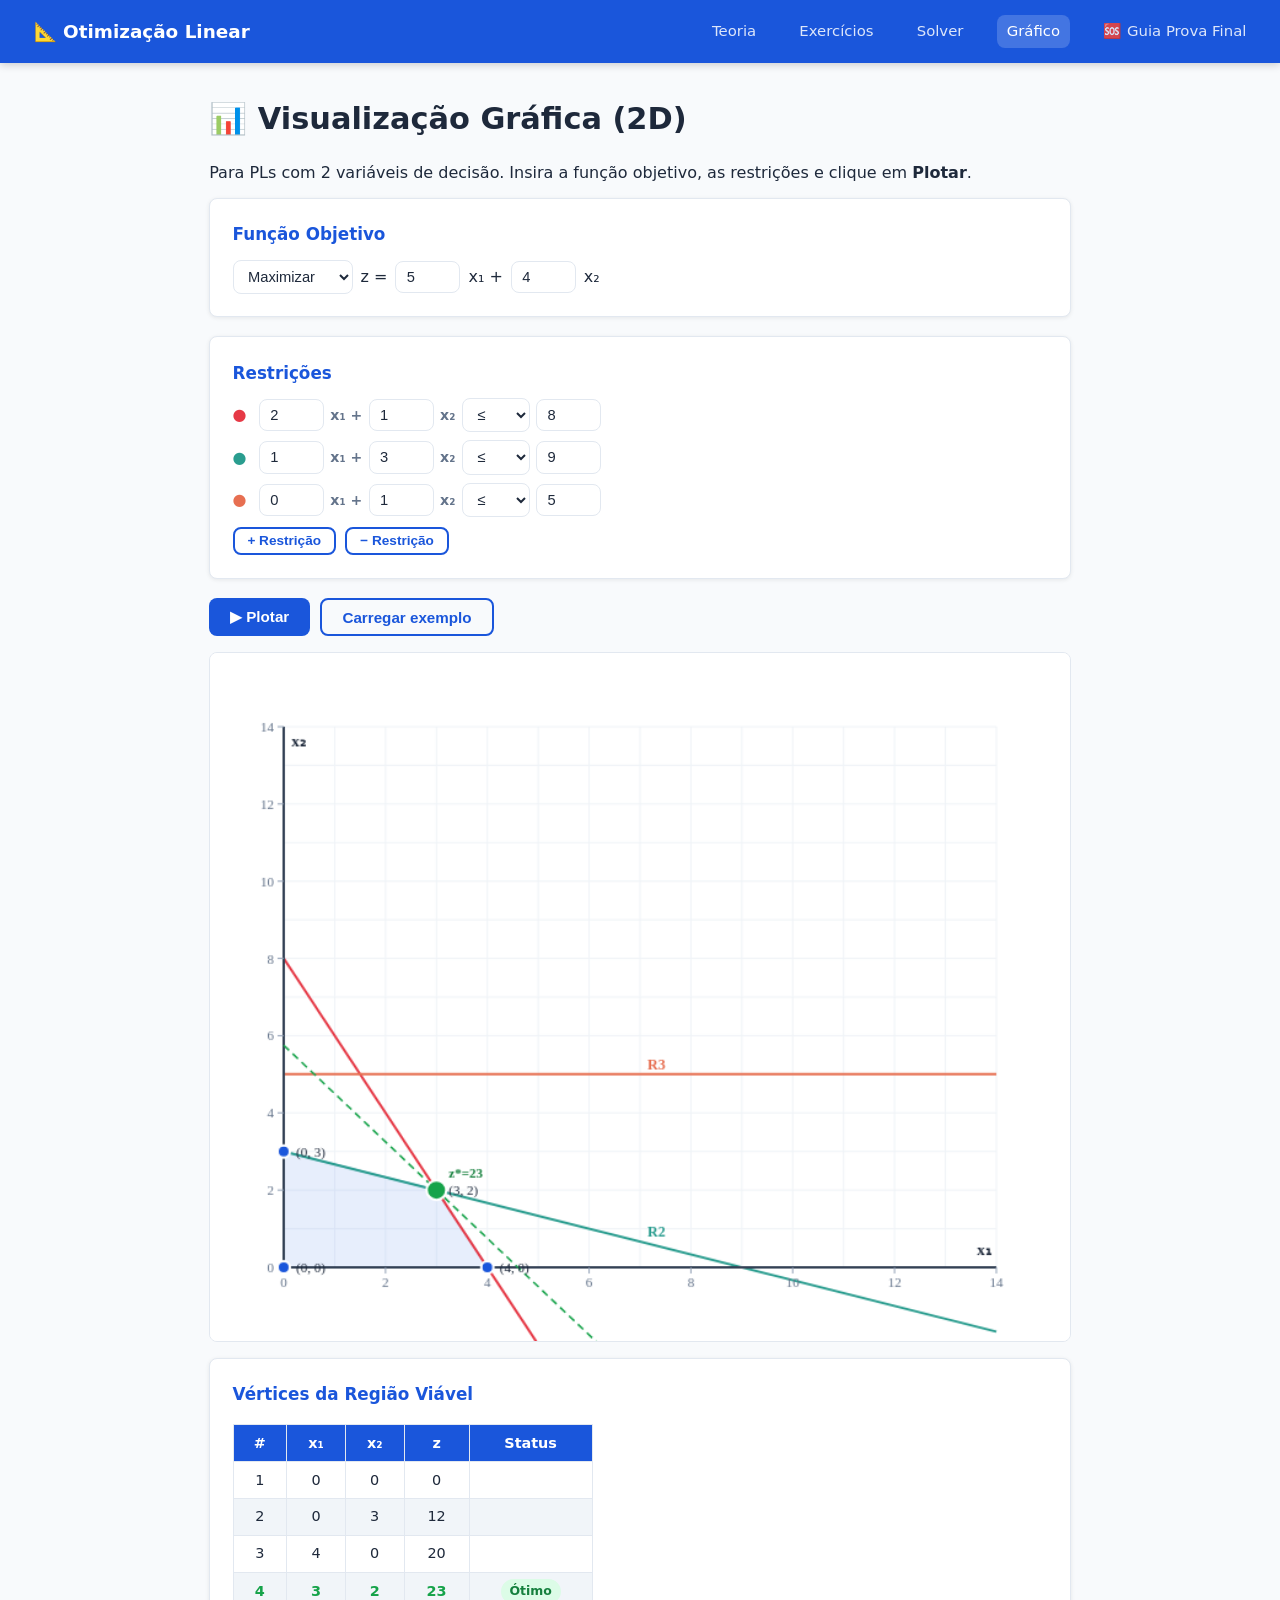
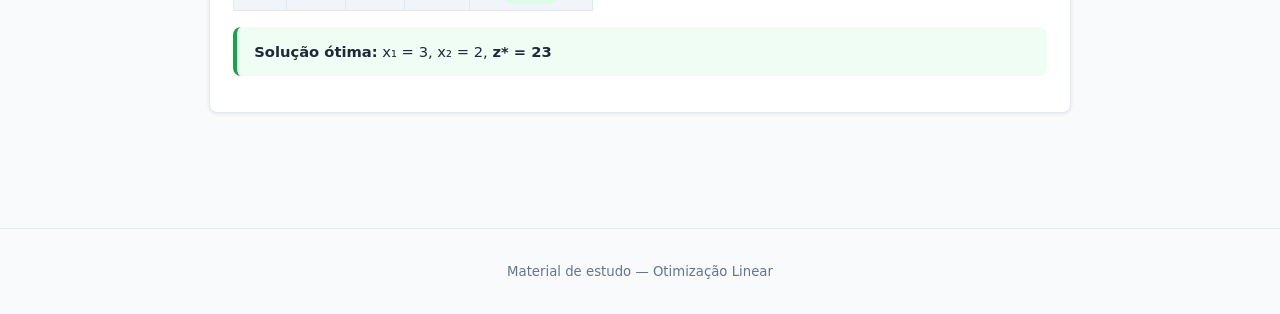
<file: grafico.html>
<!DOCTYPE html>
<html lang="pt-BR">
<head>
  <meta charset="UTF-8">
  <meta name="viewport" content="width=device-width, initial-scale=1.0">
  <title>Visualização Gráfica — Otimização Linear</title>
  <link rel="stylesheet" href="style.css">
  <style>
    canvas { display: block; width: 100%; height: auto; }
    #canvas-wrapper { background: #fff; border: 1px solid var(--border); border-radius: var(--radius); overflow: hidden; margin: 1rem 0; }
    .constr-row { display: flex; gap: .4rem; align-items: center; flex-wrap: wrap; margin-bottom: .5rem; }
    .constr-row input { max-width: 65px; }
    .constr-row select { max-width: 68px; }
    .constr-row span  { font-weight: 600; font-size: .88rem; color: var(--text-muted); }
    .legend-color { width: 14px; height: 14px; border-radius: 3px; display: inline-block; }
    #vertices-table { display: none; }
    #vertices-table.visible { display: block; }
  </style>
</head>
<body>

<nav>
  <a href="index.html" class="brand">📐 Otimização Linear</a>
  <a href="teoria.html">Teoria</a>
  <a href="exercicios.html">Exercícios</a>
  <a href="solver.html">Solver</a>
  <a href="grafico.html" class="active">Gráfico</a>
  <a href="guia-prova-final.html">🆘 Guia Prova Final</a>
</nav>

<main>
  <h1>📊 Visualização Gráfica (2D)</h1>
  <p>Para PLs com 2 variáveis de decisão. Insira a função objetivo, as restrições e clique em <strong>Plotar</strong>.</p>

  <div class="card">
    <div class="card-title">Função Objetivo</div>
    <div style="display:flex; gap:.5rem; align-items:center; flex-wrap:wrap;">
      <select id="obj-type" style="max-width:120px">
        <option value="max">Maximizar</option>
        <option value="min">Minimizar</option>
      </select>
      <span>z =</span>
      <input type="number" id="c1" value="5" step="any" style="max-width:65px">
      <span>x₁ +</span>
      <input type="number" id="c2" value="4" step="any" style="max-width:65px">
      <span>x₂</span>
    </div>
  </div>

  <div class="card">
    <div class="card-title">Restrições <span id="n-constrs-label" style="font-weight:400;font-size:.85rem;color:var(--text-muted)"></span></div>
    <div id="constrs-container"></div>
    <div class="btn-group" style="margin-top:.6rem;">
      <button class="btn btn-outline btn-sm" onclick="addConstraint()">+ Restrição</button>
      <button class="btn btn-outline btn-sm" onclick="removeConstraint()">− Restrição</button>
    </div>
  </div>

  <div class="btn-group">
    <button class="btn btn-primary" onclick="plot()">▶ Plotar</button>
    <button class="btn btn-outline" onclick="loadExample()">Carregar exemplo</button>
  </div>

  <div id="canvas-wrapper">
    <canvas id="myCanvas" width="700" height="560"></canvas>
  </div>

  <div id="vertices-table" class="card">
    <div class="card-title">Vértices da Região Viável</div>
    <div class="tableau-wrap">
      <table class="tableau" id="vtbl">
        <thead><tr><th>#</th><th>x₁</th><th>x₂</th><th>z</th><th>Status</th></tr></thead>
        <tbody id="vtbl-body"></tbody>
      </table>
    </div>
    <div id="opt-result" class="alert alert-success" style="margin-top:.8rem; display:none"></div>
  </div>
</main>

<footer>Material de estudo — Otimização Linear</footer>

<script>
// ─── Constraints management ───────────────────────────────────
let numConstrs = 2;
const COLORS = ['#e63946','#2a9d8f','#e76f51','#264653','#457b9d','#a8dadc'];

function buildConstraints() {
  const c = document.getElementById('constrs-container');
  c.innerHTML = '';
  for (let i = 0; i < numConstrs; i++) {
    const row = document.createElement('div');
    row.className = 'constr-row';
    row.id = `cr${i}`;
    row.innerHTML = `
      <span style="min-width:20px;color:${COLORS[i%COLORS.length]};font-size:1rem;">●</span>
      <input type="number" id="a${i}1" value="1" step="any">
      <span>x₁ +</span>
      <input type="number" id="a${i}2" value="1" step="any">
      <span>x₂</span>
      <select id="sg${i}">
        <option value="le">≤</option>
        <option value="ge">≥</option>
        <option value="eq">=</option>
      </select>
      <input type="number" id="b${i}" value="10" step="any">
    `;
    c.appendChild(row);
  }
}

function addConstraint() { if (numConstrs < 6) { numConstrs++; buildConstraints(); } }
function removeConstraint() { if (numConstrs > 1) { numConstrs--; buildConstraints(); } }

function loadExample() {
  numConstrs = 3;
  buildConstraints();
  document.getElementById('obj-type').value = 'max';
  document.getElementById('c1').value = 5;
  document.getElementById('c2').value = 4;
  // 2x1 + x2 <= 8
  document.getElementById('a01').value = 2;
  document.getElementById('a02').value = 1;
  document.getElementById('sg0').value = 'le';
  document.getElementById('b0').value = 8;
  // x1 + 3x2 <= 9
  document.getElementById('a11').value = 1;
  document.getElementById('a12').value = 3;
  document.getElementById('sg1').value = 'le';
  document.getElementById('b1').value = 9;
  // x1 >= 0  →  -x1 <= 0 (implícita, usamos não-negatividade)
  // x2 <= 5
  document.getElementById('a21').value = 0;
  document.getElementById('a22').value = 1;
  document.getElementById('sg2').value = 'le';
  document.getElementById('b2').value = 5;
  plot();
}

// ─── Core geometry ────────────────────────────────────────────
function getConstraints() {
  const cs = [];
  // Non-negativity
  cs.push({ a1: -1, a2: 0, b: 0, type: 'le', label: 'x₁≥0', color: '#94a3b8' });
  cs.push({ a1: 0,  a2: -1, b: 0, type: 'le', label: 'x₂≥0', color: '#94a3b8' });
  for (let i = 0; i < numConstrs; i++) {
    const a1 = parseFloat(document.getElementById(`a${i}1`).value) || 0;
    const a2 = parseFloat(document.getElementById(`a${i}2`).value) || 0;
    const b  = parseFloat(document.getElementById(`b${i}`).value) || 0;
    const sg = document.getElementById(`sg${i}`).value;
    cs.push({ a1, a2, b, type: sg, label: `R${i+1}`, color: COLORS[i % COLORS.length] });
  }
  return cs;
}

function satisfies(x1, x2, c) {
  const lhs = c.a1 * x1 + c.a2 * x2;
  if (c.type === 'le') return lhs <= c.b + 1e-9;
  if (c.type === 'ge') return lhs >= c.b - 1e-9;
  return Math.abs(lhs - c.b) < 1e-9;
}

function isFeasible(x1, x2, cs) {
  return cs.every(c => satisfies(x1, x2, c));
}

function lineIntersect(c1, c2) {
  // a1*x + a2*y = b  for both
  const det = c1.a1 * c2.a2 - c2.a1 * c1.a2;
  if (Math.abs(det) < 1e-12) return null;
  const x = (c1.b * c2.a2 - c2.b * c1.a2) / det;
  const y = (c1.a1 * c2.b - c2.a1 * c1.b) / det;
  if (x < -1e-6 || y < -1e-6) return null; // prune if clearly outside non-neg
  return { x1: x, x2: y };
}

function toEq(c) {
  // return line equation as equality
  return { a1: c.a1, a2: c.a2, b: c.b };
}

function findVertices(cs) {
  const pts = [];
  for (let i = 0; i < cs.length; i++) {
    for (let j = i + 1; j < cs.length; j++) {
      const p = lineIntersect(toEq(cs[i]), toEq(cs[j]));
      if (p && isFeasible(p.x1, p.x2, cs)) {
        // Deduplicate
        const dup = pts.some(q => Math.abs(q.x1 - p.x1) < 1e-6 && Math.abs(q.x2 - p.x2) < 1e-6);
        if (!dup) pts.push(p);
      }
    }
  }
  return pts;
}

function convexHull(pts) {
  if (pts.length < 2) return pts;
  const cx = pts.reduce((s, p) => s + p.x1, 0) / pts.length;
  const cy = pts.reduce((s, p) => s + p.x2, 0) / pts.length;
  return [...pts].sort((a, b) => Math.atan2(a.x2 - cy, a.x1 - cx) - Math.atan2(b.x2 - cy, b.x1 - cx));
}

// ─── Canvas drawing ───────────────────────────────────────────
function plot() {
  const cs = getConstraints();
  const c1 = parseFloat(document.getElementById('c1').value) || 0;
  const c2 = parseFloat(document.getElementById('c2').value) || 0;
  const isMax = document.getElementById('obj-type').value === 'max';

  const vertices = findVertices(cs);
  const hull = convexHull(vertices);

  const canvas = document.getElementById('myCanvas');
  const ctx = canvas.getContext('2d');
  const W = canvas.width, H = canvas.height;
  const PAD = 60;

  ctx.clearRect(0, 0, W, H);

  // Determine scale
  let maxX = 12, maxY = 12;
  vertices.forEach(v => {
    maxX = Math.max(maxX, v.x1 * 1.2);
    maxY = Math.max(maxY, v.x2 * 1.2);
  });
  maxX = Math.ceil(maxX / 2) * 2 + 2;
  maxY = Math.ceil(maxY / 2) * 2 + 2;

  function tx(x) { return PAD + (x / maxX) * (W - PAD * 2); }
  function ty(y) { return H - PAD - (y / maxY) * (H - PAD * 2); }

  // Background
  ctx.fillStyle = '#fff';
  ctx.fillRect(0, 0, W, H);

  // Grid
  ctx.strokeStyle = '#f0f4f8';
  ctx.lineWidth = 1;
  for (let x = 0; x <= maxX; x++) {
    ctx.beginPath(); ctx.moveTo(tx(x), ty(0)); ctx.lineTo(tx(x), ty(maxY)); ctx.stroke();
  }
  for (let y = 0; y <= maxY; y++) {
    ctx.beginPath(); ctx.moveTo(tx(0), ty(y)); ctx.lineTo(tx(maxX), ty(y)); ctx.stroke();
  }

  // Feasible region
  if (hull.length >= 3) {
    ctx.beginPath();
    ctx.moveTo(tx(hull[0].x1), ty(hull[0].x2));
    hull.slice(1).forEach(p => ctx.lineTo(tx(p.x1), tx === null ? 0 : ty(p.x2)));
    ctx.closePath();
    ctx.fillStyle = 'rgba(26,86,219,.10)';
    ctx.fill();
    ctx.strokeStyle = 'rgba(26,86,219,.35)';
    ctx.lineWidth = 1.5;
    ctx.stroke();
  }

  // Constraint lines
  const userCs = cs.filter(c => !['x₁≥0','x₂≥0'].includes(c.label));
  userCs.forEach((c, idx) => {
    ctx.beginPath();
    ctx.strokeStyle = c.color;
    ctx.lineWidth = 2;
    ctx.setLineDash([]);
    // parametrize line: a1*x + a2*y = b
    let pts2 = [];
    if (Math.abs(c.a2) > 1e-9) {
      pts2.push({ x: 0,    y: (c.b) / c.a2 });
      pts2.push({ x: maxX, y: (c.b - c.a1 * maxX) / c.a2 });
    } else if (Math.abs(c.a1) > 1e-9) {
      const x = c.b / c.a1;
      pts2.push({ x, y: 0 });
      pts2.push({ x, y: maxY });
    }
    if (pts2.length === 2) {
      ctx.moveTo(tx(pts2[0].x), ty(pts2[0].y));
      ctx.lineTo(tx(pts2[1].x), ty(pts2[1].y));
      ctx.stroke();

      // Label
      ctx.fillStyle = c.color;
      ctx.font = '600 12px Segoe UI';
      const mx = (pts2[0].x + pts2[1].x) / 2;
      const my = (pts2[0].y + pts2[1].y) / 2;
      ctx.fillText(c.label, tx(mx) + 6, ty(my) - 4);
    }
  });

  // Axes
  ctx.strokeStyle = '#334155';
  ctx.lineWidth = 2;
  ctx.setLineDash([]);
  ctx.beginPath(); ctx.moveTo(tx(0), ty(0)); ctx.lineTo(tx(maxX), ty(0)); ctx.stroke();
  ctx.beginPath(); ctx.moveTo(tx(0), ty(0)); ctx.lineTo(tx(0), ty(maxY)); ctx.stroke();

  // Tick marks + labels
  ctx.fillStyle = '#64748b';
  ctx.font = '11px Segoe UI';
  ctx.textAlign = 'center';
  for (let x = 0; x <= maxX; x += 2) {
    ctx.fillText(x, tx(x), ty(0) + 16);
    ctx.beginPath(); ctx.moveTo(tx(x), ty(0)); ctx.lineTo(tx(x), ty(0) + 5);
    ctx.strokeStyle = '#94a3b8'; ctx.lineWidth = 1; ctx.stroke();
  }
  ctx.textAlign = 'right';
  for (let y = 0; y <= maxY; y += 2) {
    ctx.fillText(y, tx(0) - 8, ty(y) + 4);
    ctx.beginPath(); ctx.moveTo(tx(0), ty(y)); ctx.lineTo(tx(0) - 5, ty(y));
    ctx.strokeStyle = '#94a3b8'; ctx.lineWidth = 1; ctx.stroke();
  }

  // Axis labels
  ctx.fillStyle = '#1e293b';
  ctx.font = 'bold 13px Segoe UI';
  ctx.textAlign = 'center';
  ctx.fillText('x₁', tx(maxX) - 10, ty(0) - 10);
  ctx.fillText('x₂', tx(0) + 12, ty(maxY) + 16);

  // Optimal objective line (dashed)
  if (vertices.length > 0) {
    const zVals = vertices.map(v => c1 * v.x1 + c2 * v.x2);
    const zOpt  = isMax ? Math.max(...zVals) : Math.min(...zVals);
    const optPt = vertices[zVals.indexOf(zOpt)];

    if (Math.abs(c1) + Math.abs(c2) > 0) {
      ctx.setLineDash([6, 4]);
      ctx.strokeStyle = '#16a34a';
      ctx.lineWidth = 1.5;
      ctx.beginPath();
      if (Math.abs(c2) > 1e-9) {
        ctx.moveTo(tx(0), ty(zOpt / c2));
        ctx.lineTo(tx(maxX), ty((zOpt - c1 * maxX) / c2));
      } else {
        const xv = zOpt / c1;
        ctx.moveTo(tx(xv), ty(0)); ctx.lineTo(tx(xv), ty(maxY));
      }
      ctx.stroke();
      ctx.setLineDash([]);
      ctx.fillStyle = '#15803d';
      ctx.font = '600 11px Segoe UI';
      ctx.textAlign = 'left';
      ctx.fillText(`z*=${fmtNum(zOpt)}`, tx(optPt.x1) + 10, ty(optPt.x2) - 10);
    }
  }

  // Vertices
  vertices.forEach((v, i) => {
    const zv = c1 * v.x1 + c2 * v.x2;
    const zVals = vertices.map(p => c1 * p.x1 + c2 * p.x2);
    const zOpt  = isMax ? Math.max(...zVals) : Math.min(...zVals);
    const isOpt = Math.abs(zv - zOpt) < 1e-6;

    ctx.beginPath();
    ctx.arc(tx(v.x1), ty(v.x2), isOpt ? 8 : 5, 0, 2 * Math.PI);
    ctx.fillStyle = isOpt ? '#16a34a' : '#1a56db';
    ctx.fill();
    ctx.strokeStyle = '#fff';
    ctx.lineWidth = 2;
    ctx.stroke();

    ctx.fillStyle = '#1e293b';
    ctx.font = '11px Segoe UI';
    ctx.textAlign = 'left';
    ctx.fillText(`(${fmtNum(v.x1)}, ${fmtNum(v.x2)})`, tx(v.x1) + 10, ty(v.x2) + 4);
  });

  // Populate vertices table
  populateVertexTable(vertices, c1, c2, isMax);
}

function populateVertexTable(vertices, c1, c2, isMax) {
  const tbody = document.getElementById('vtbl-body');
  tbody.innerHTML = '';
  if (vertices.length === 0) return;

  const zVals = vertices.map(v => c1 * v.x1 + c2 * v.x2);
  const zOpt  = isMax ? Math.max(...zVals) : Math.min(...zVals);

  vertices.forEach((v, i) => {
    const zv = zVals[i];
    const isOpt = Math.abs(zv - zOpt) < 1e-6;
    const tr = document.createElement('tr');
    tr.innerHTML = `
      <td>${i + 1}</td>
      <td>${fmtNum(v.x1)}</td>
      <td>${fmtNum(v.x2)}</td>
      <td>${fmtNum(zv)}</td>
      <td>${isOpt ? '<span class="badge badge-green">Ótimo</span>' : ''}</td>
    `;
    if (isOpt) tr.classList.add('result');
    tbody.appendChild(tr);
  });

  document.getElementById('vertices-table').classList.add('visible');
  const optEl = document.getElementById('opt-result');
  optEl.style.display = 'block';
  const optV = vertices[zVals.indexOf(zOpt)];
  optEl.innerHTML = `<strong>Solução ótima:</strong> x₁ = ${fmtNum(optV.x1)}, x₂ = ${fmtNum(optV.x2)}, <strong>z* = ${fmtNum(zOpt)}</strong>`;
}

function fmtNum(v) {
  if (Math.abs(v) < 1e-9) return '0';
  return parseFloat(v.toFixed(4)).toString();
}

// Init
buildConstraints();
loadExample();
</script>

</body>
</html>
</file>
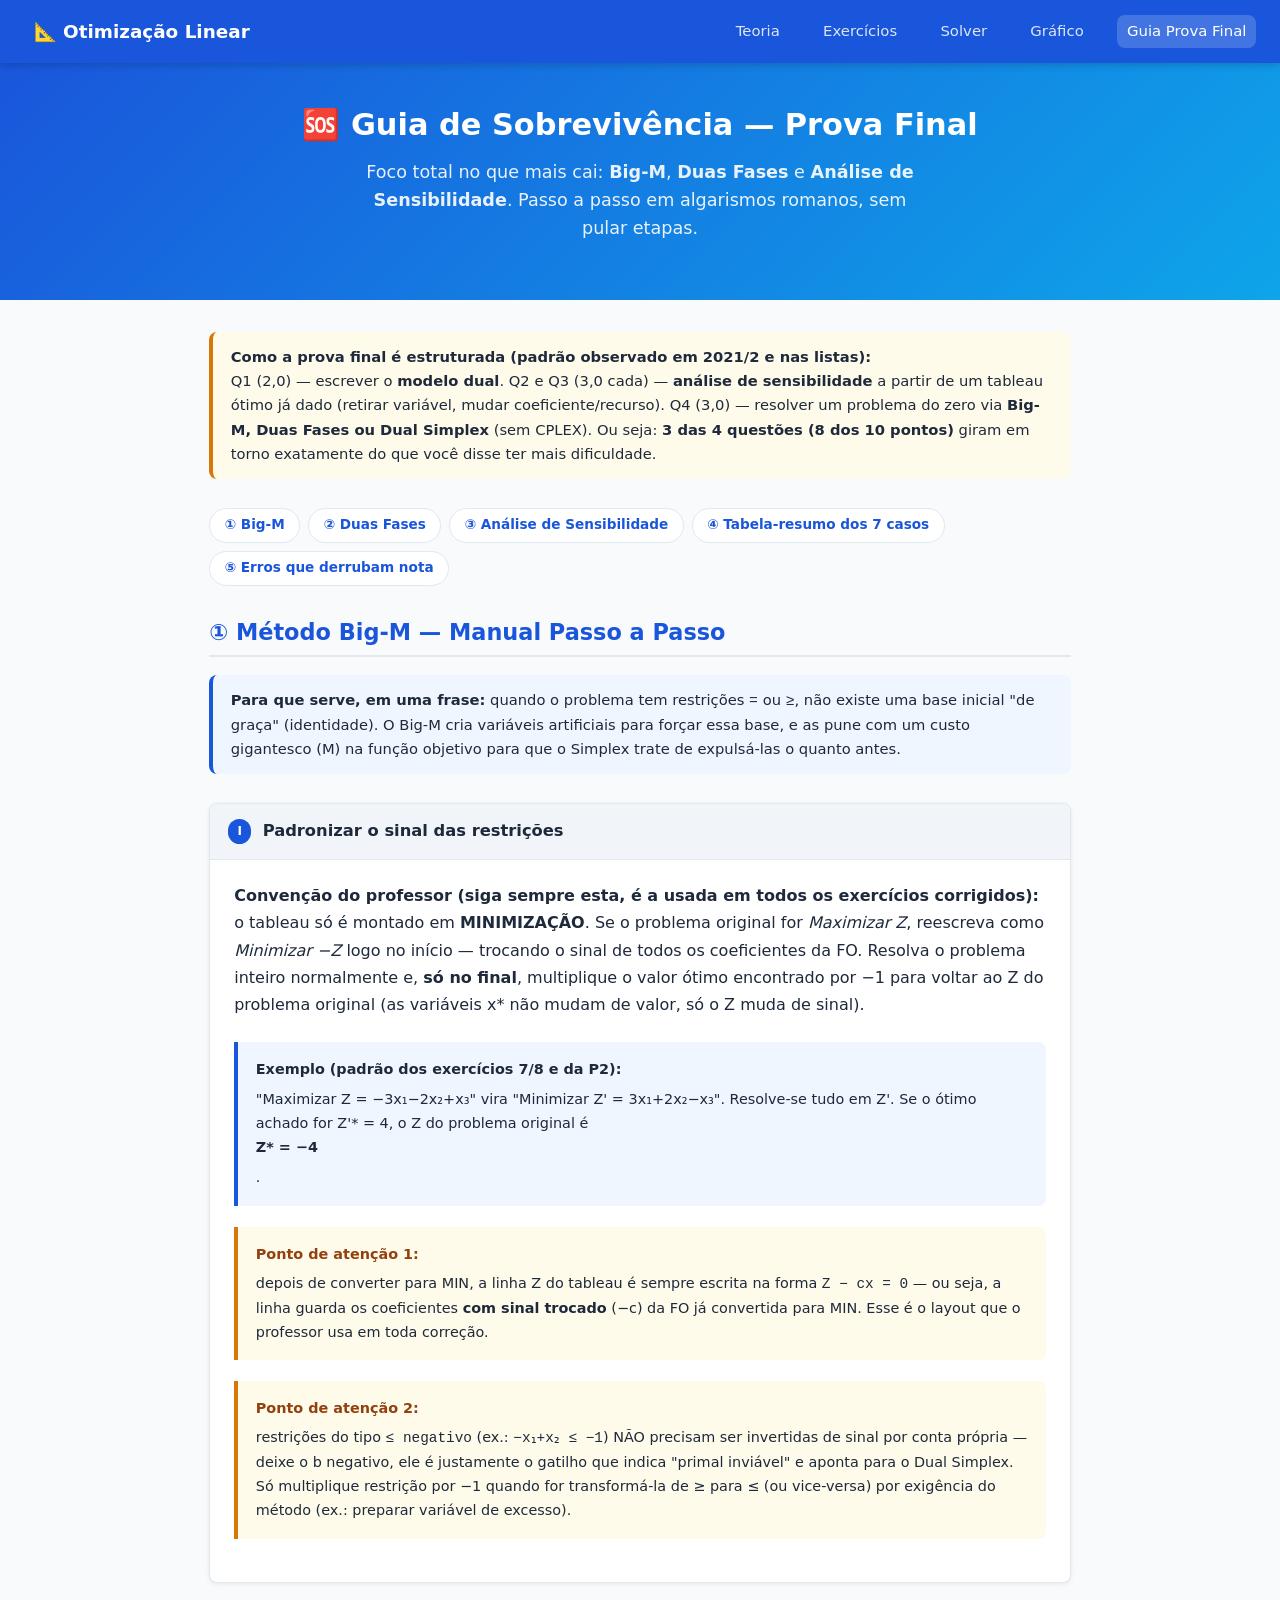
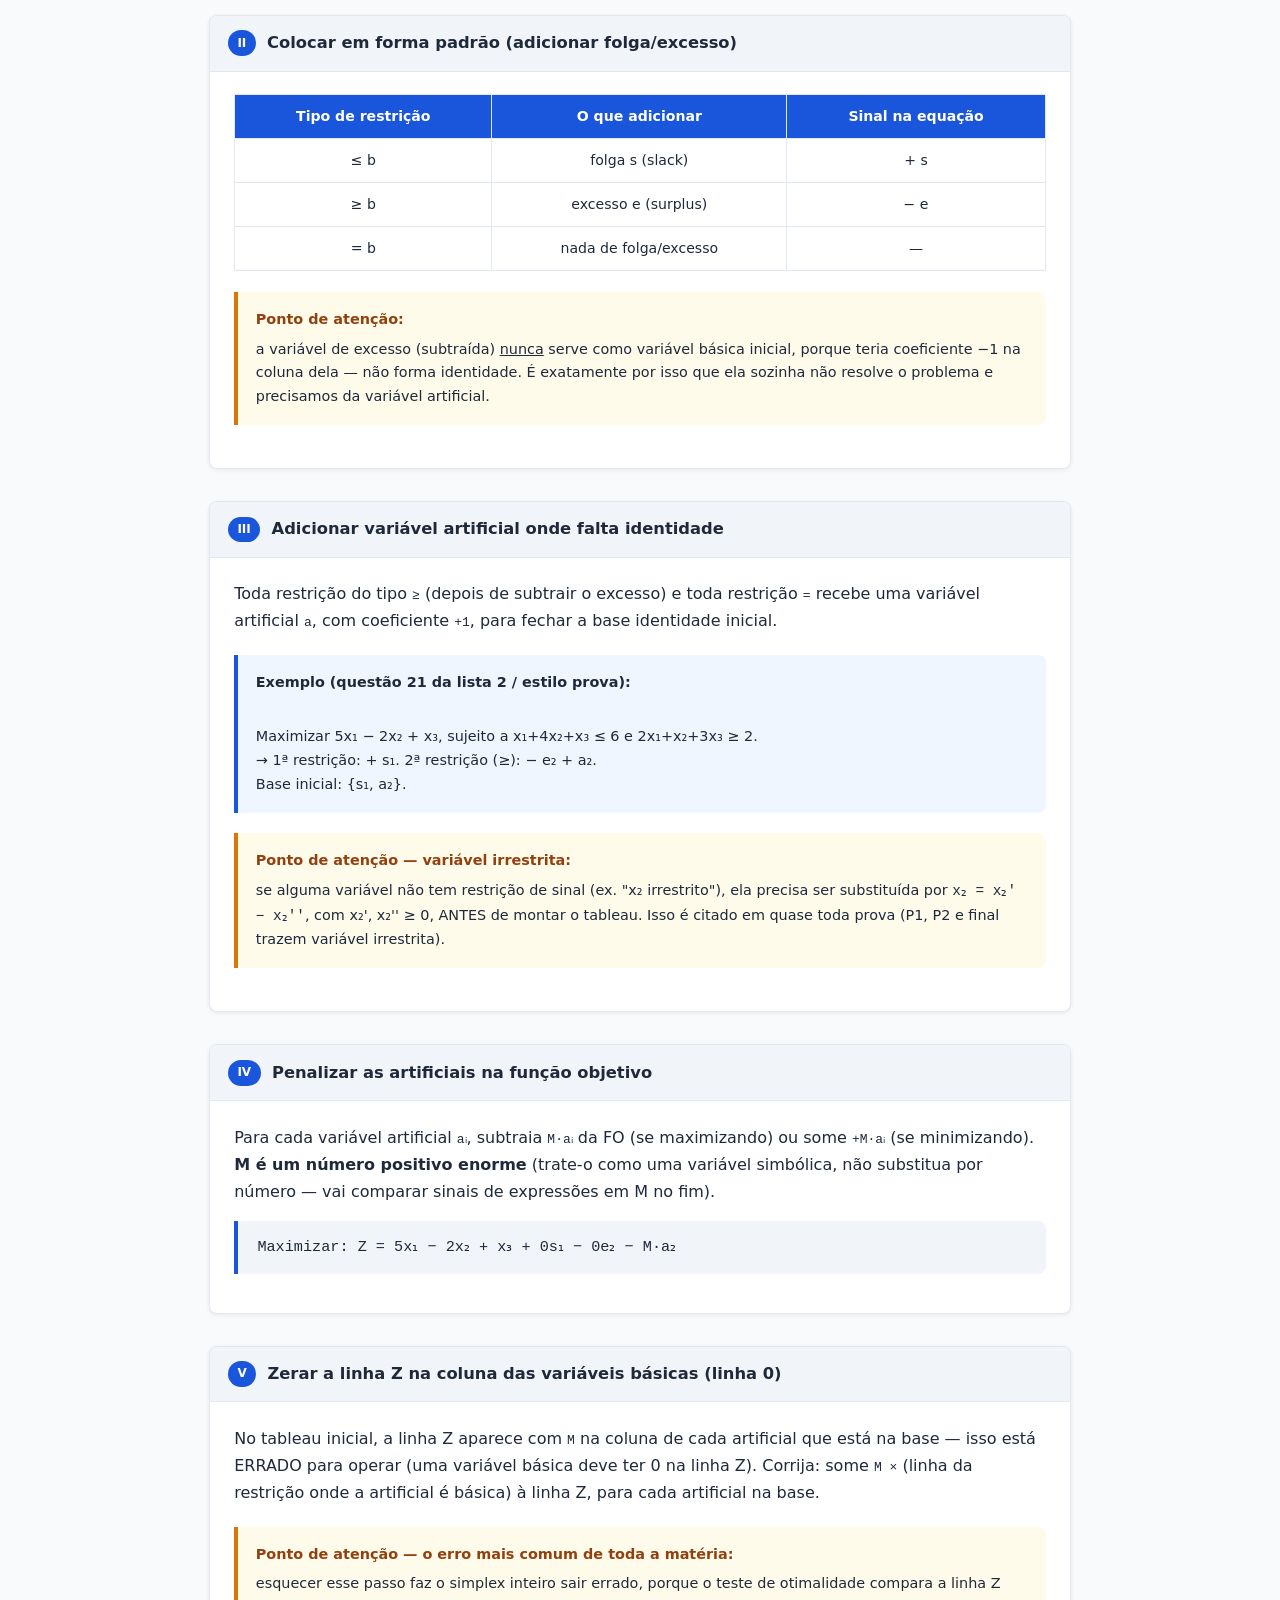
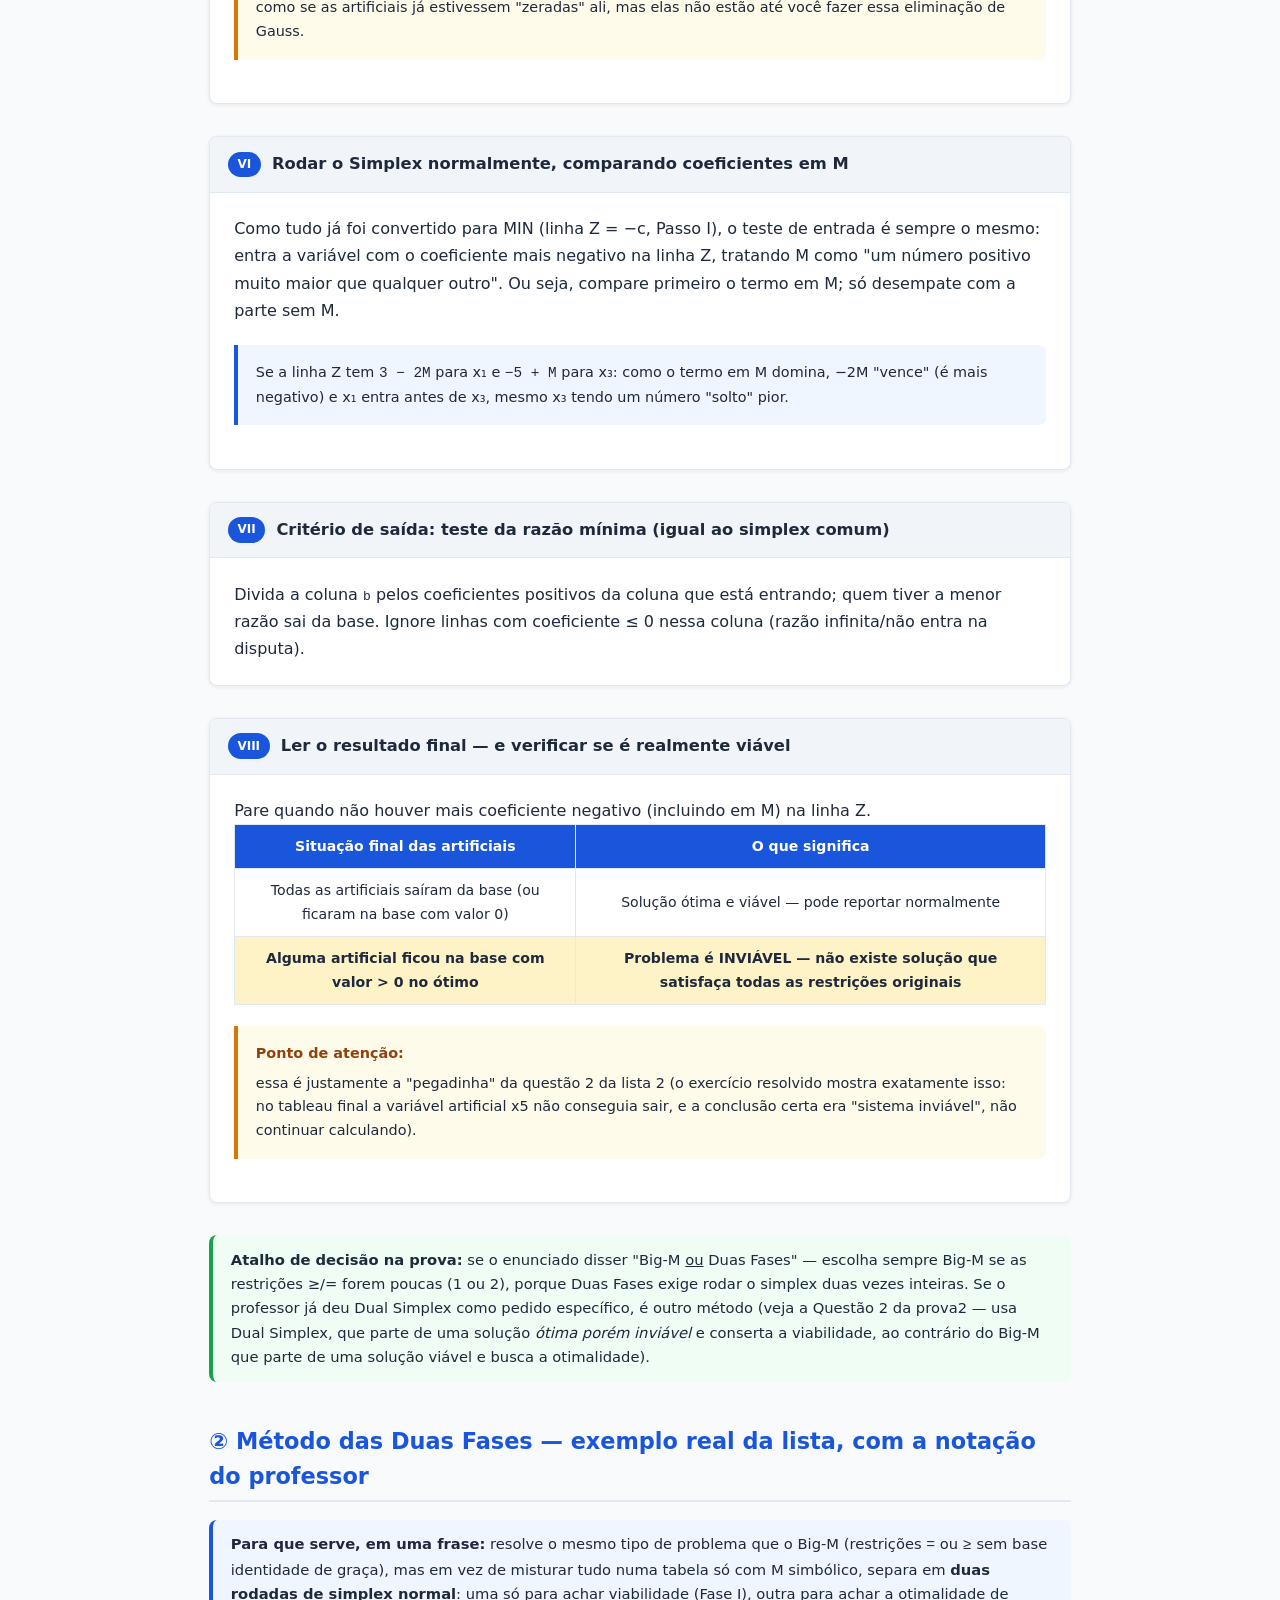
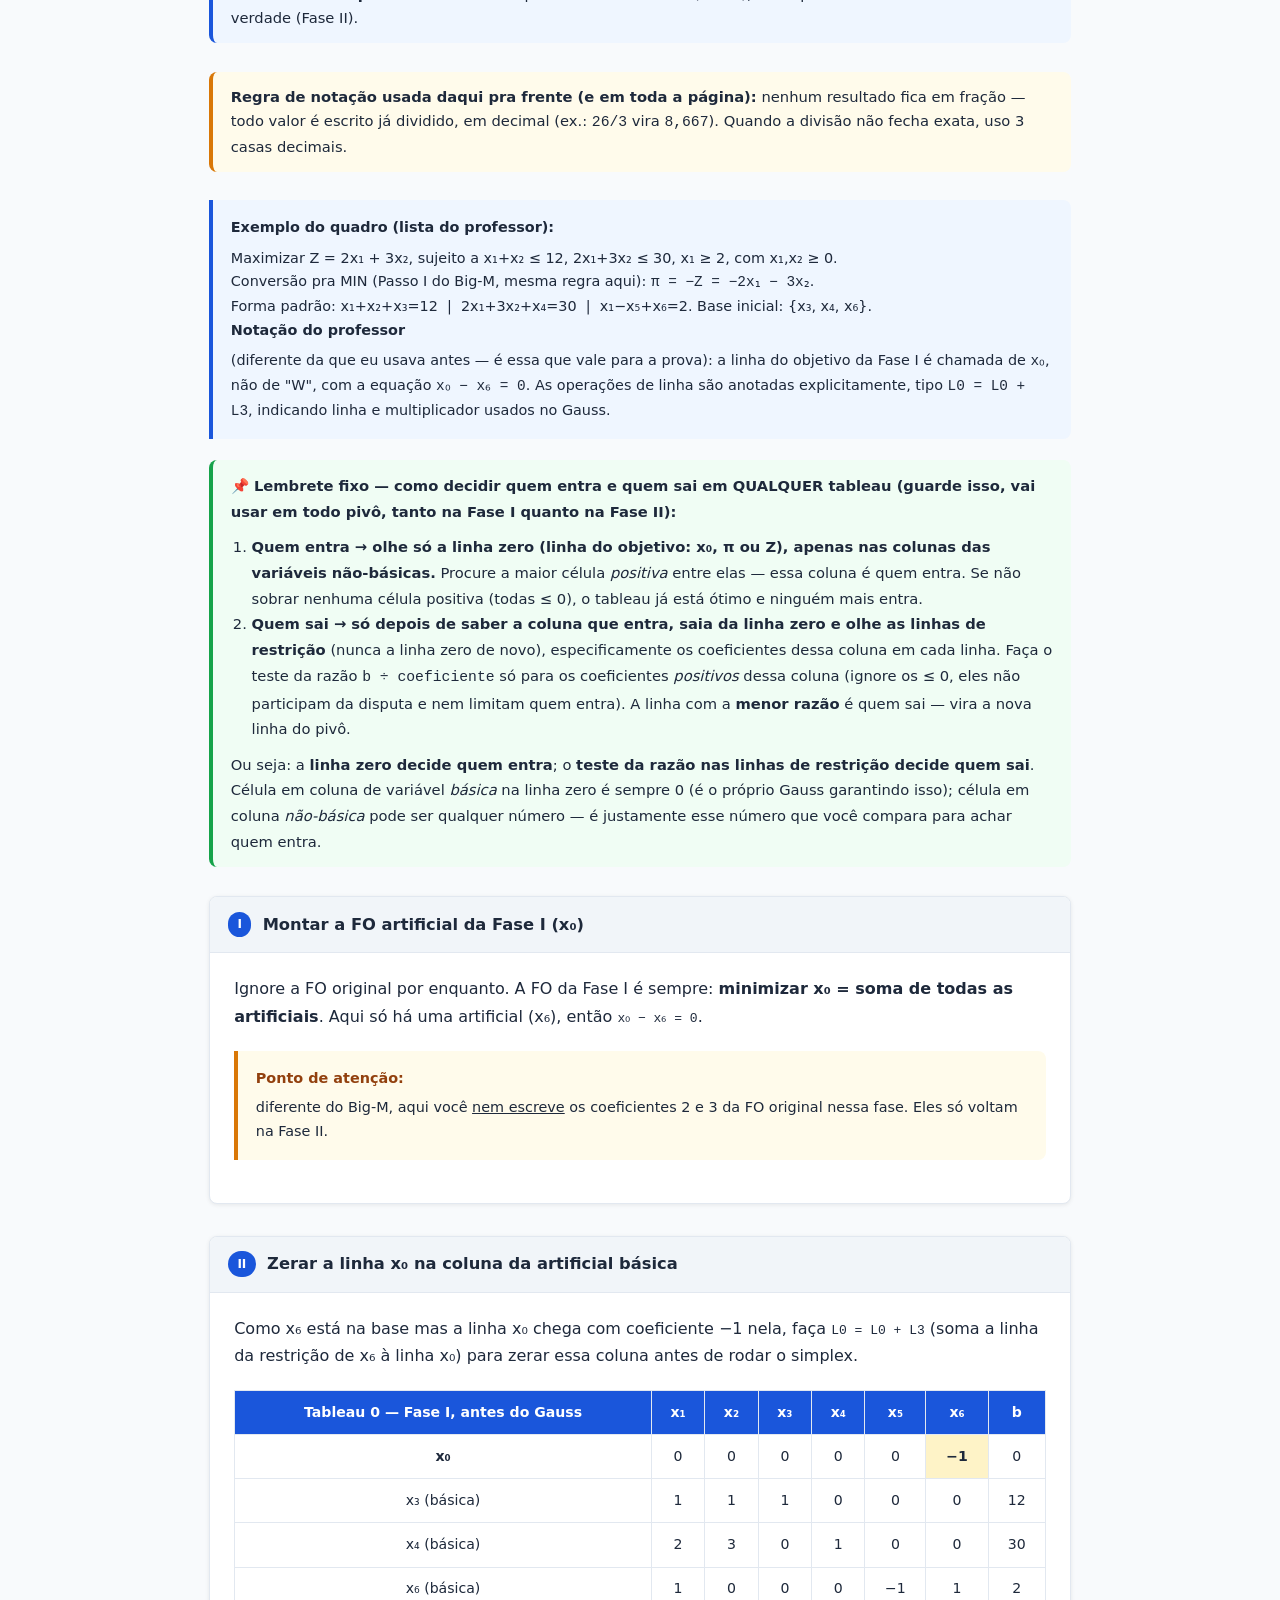
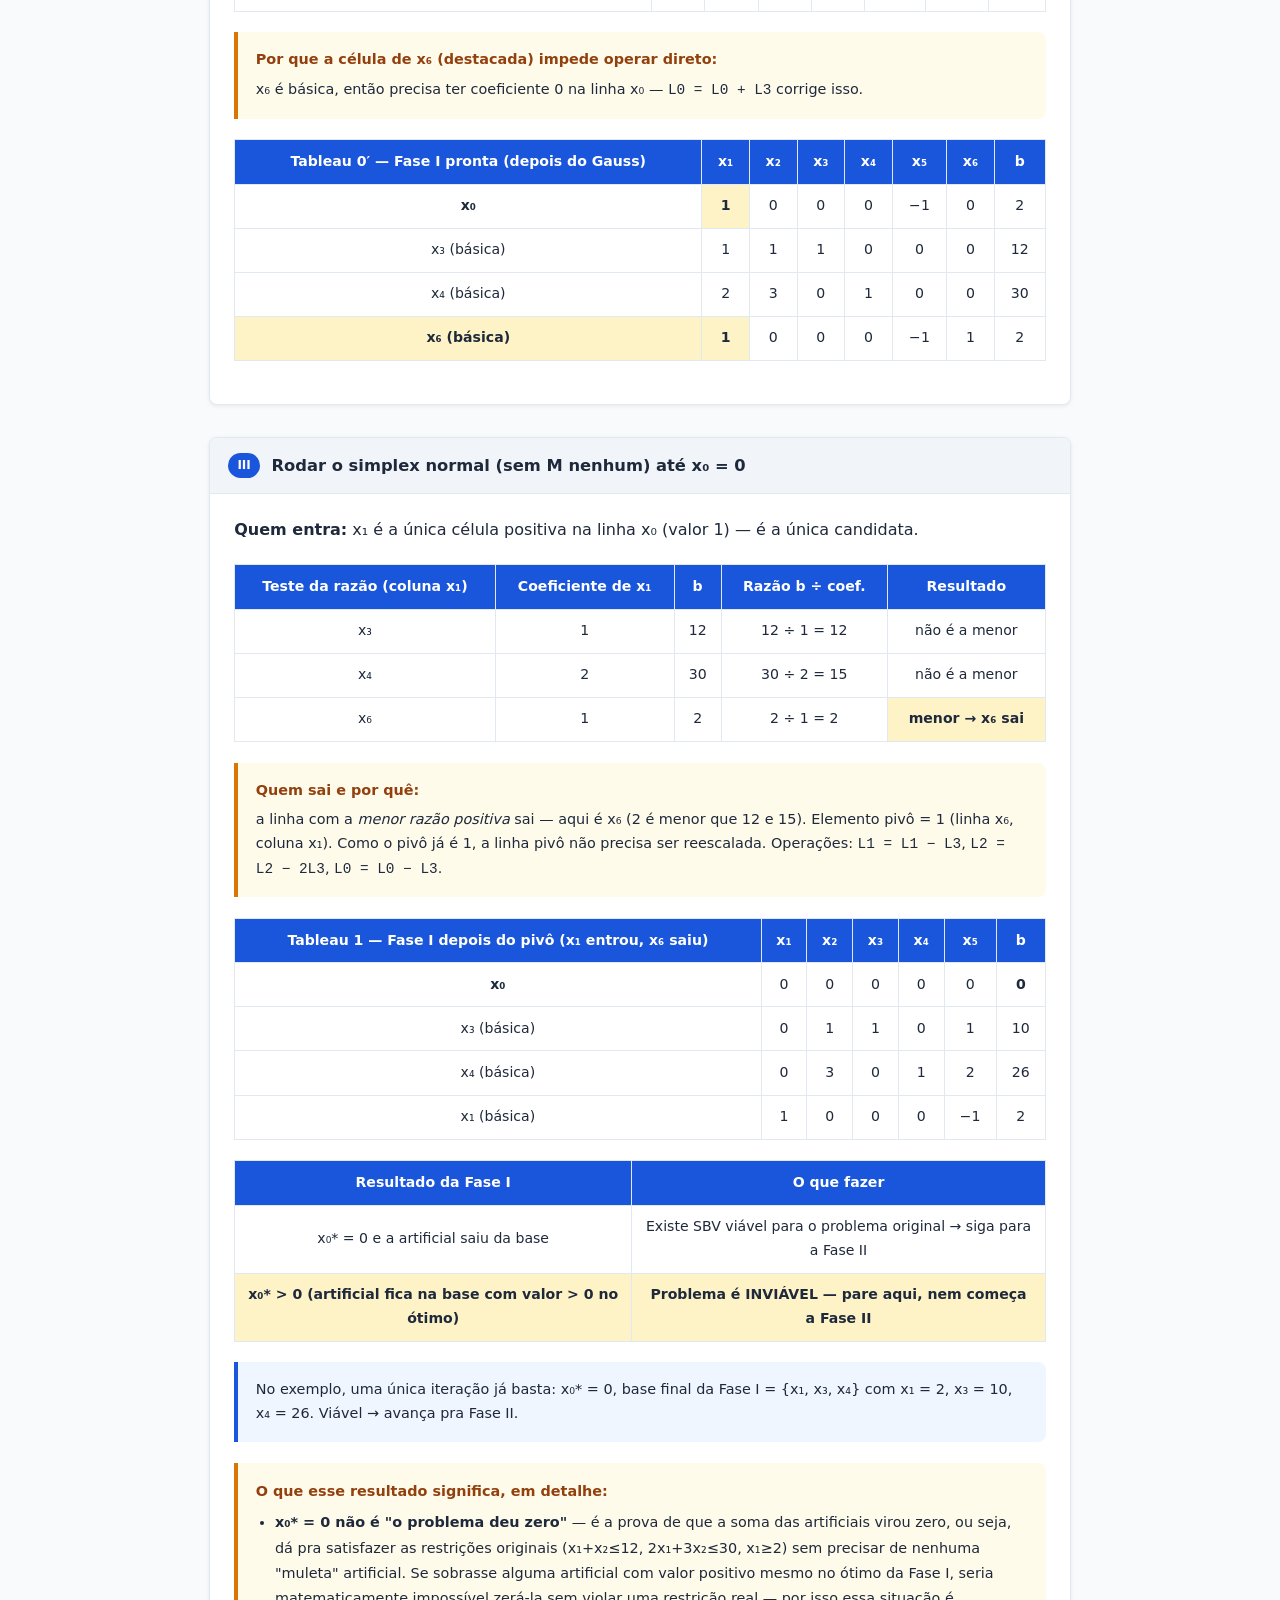
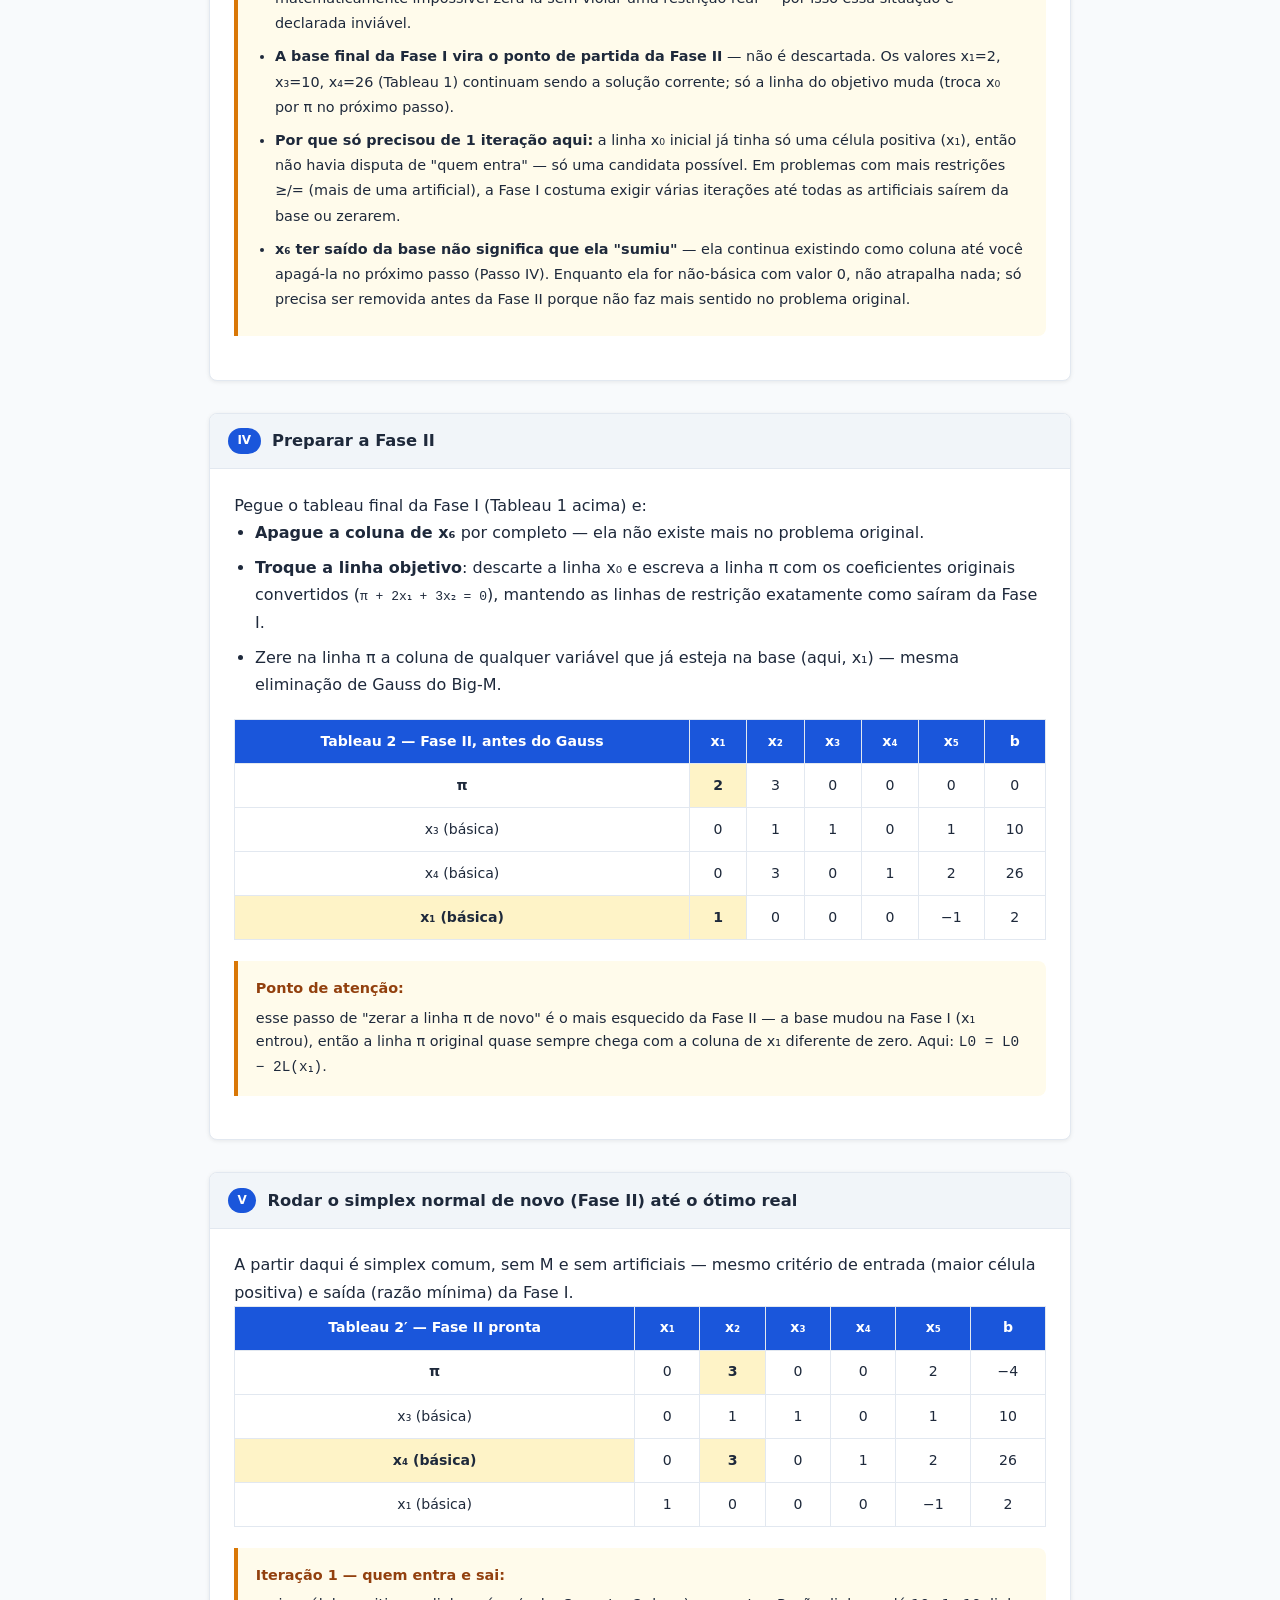
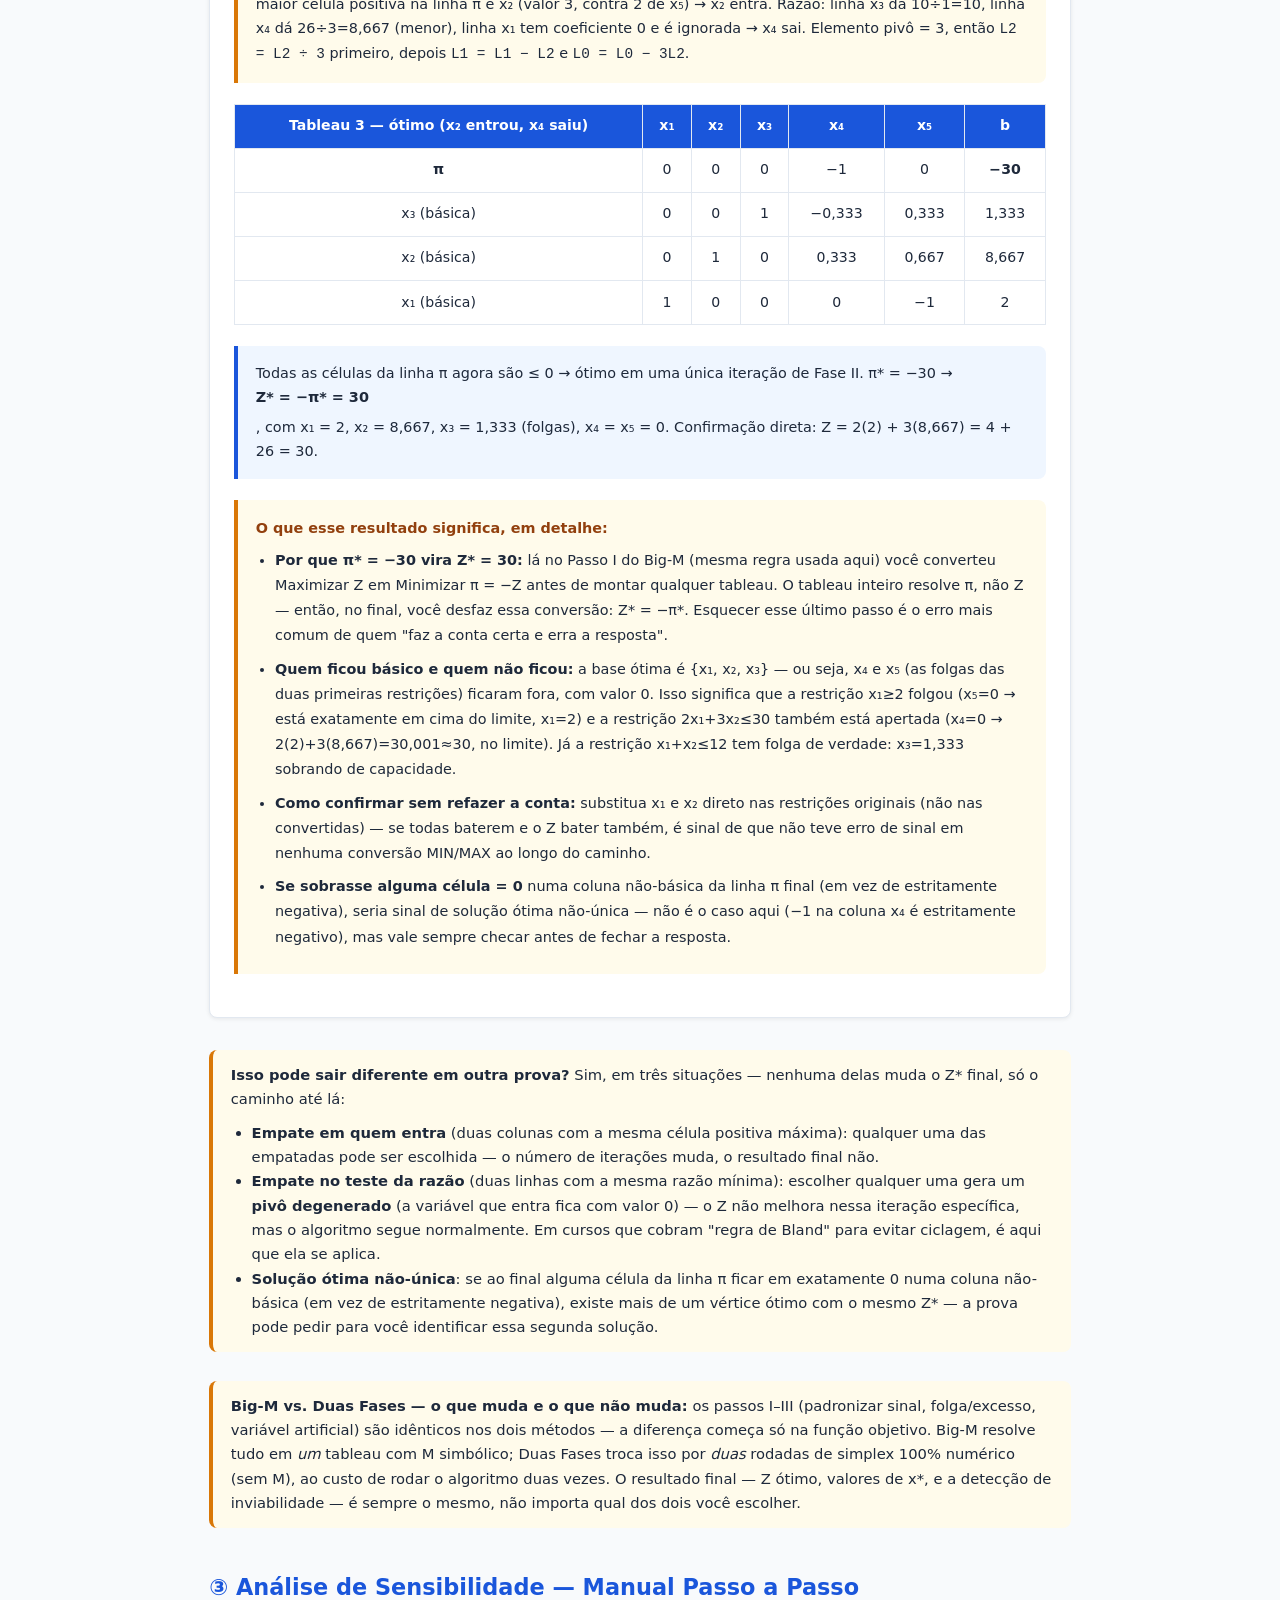
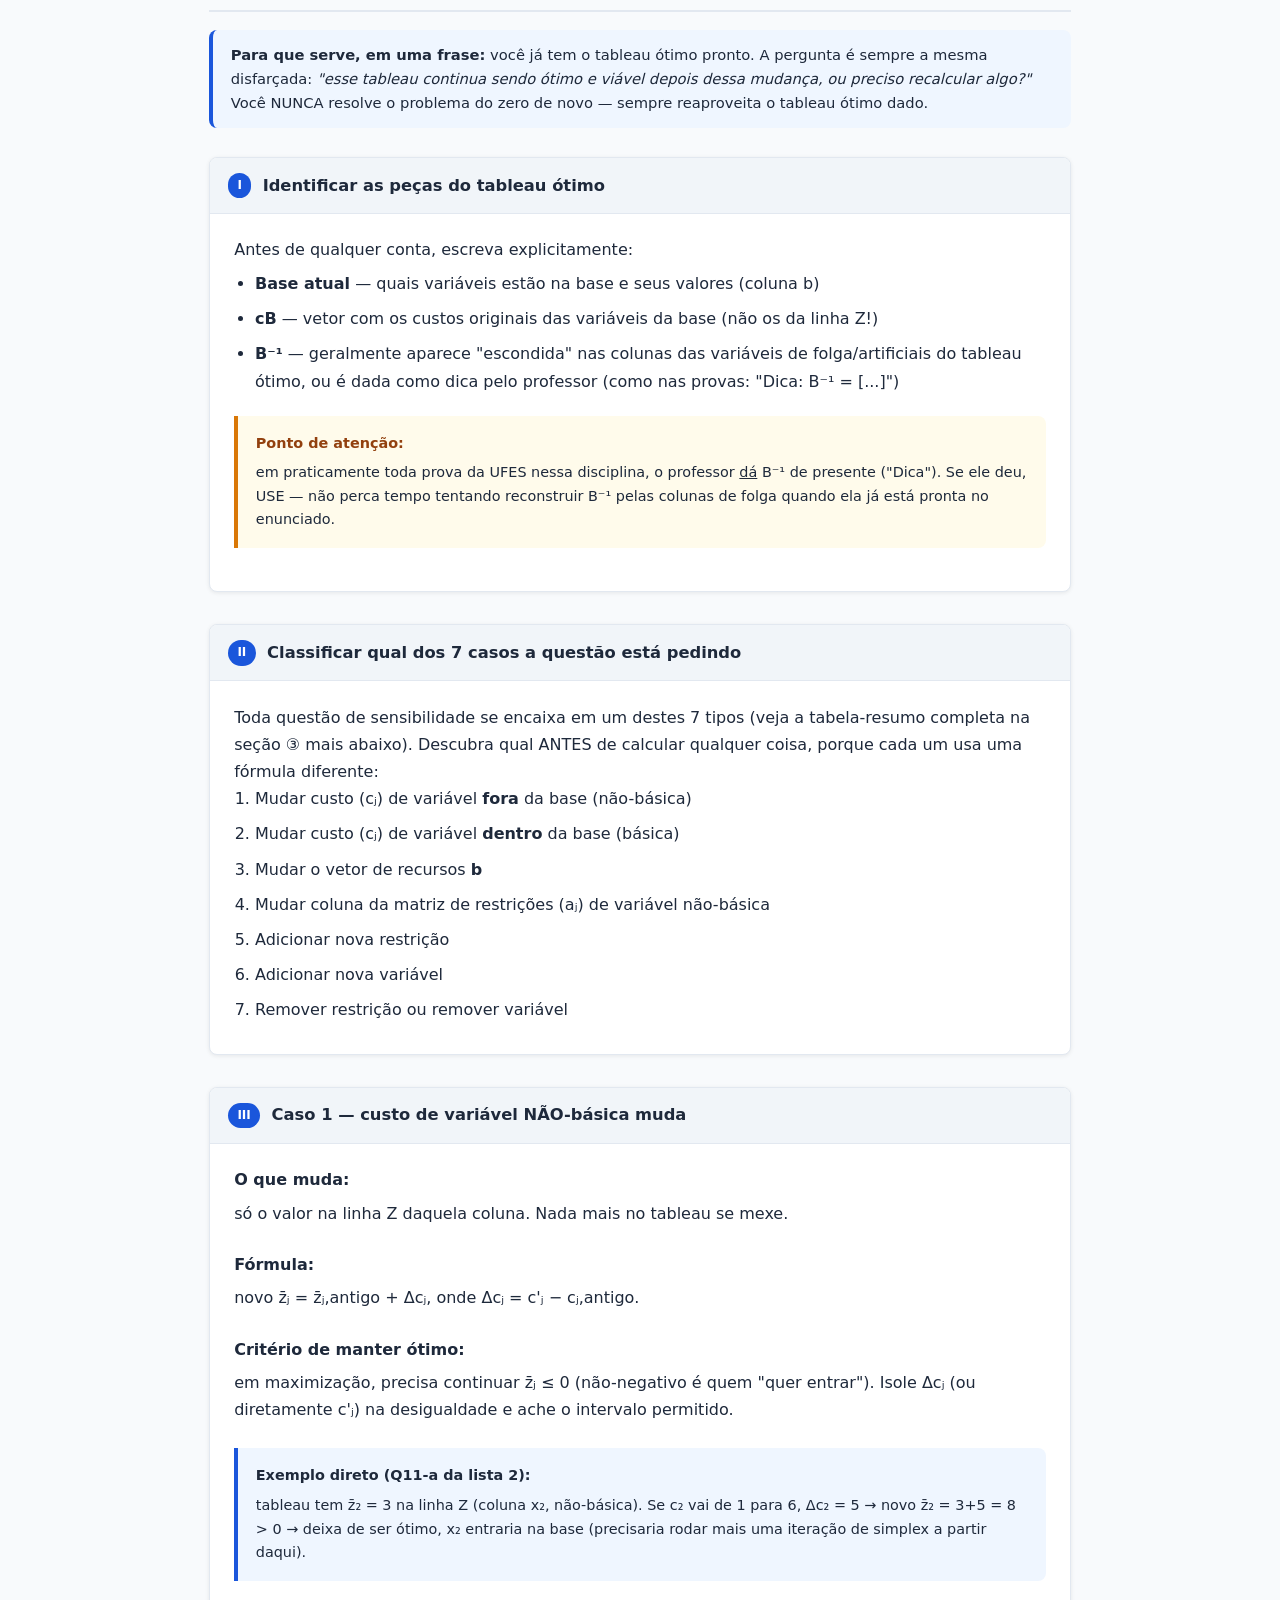
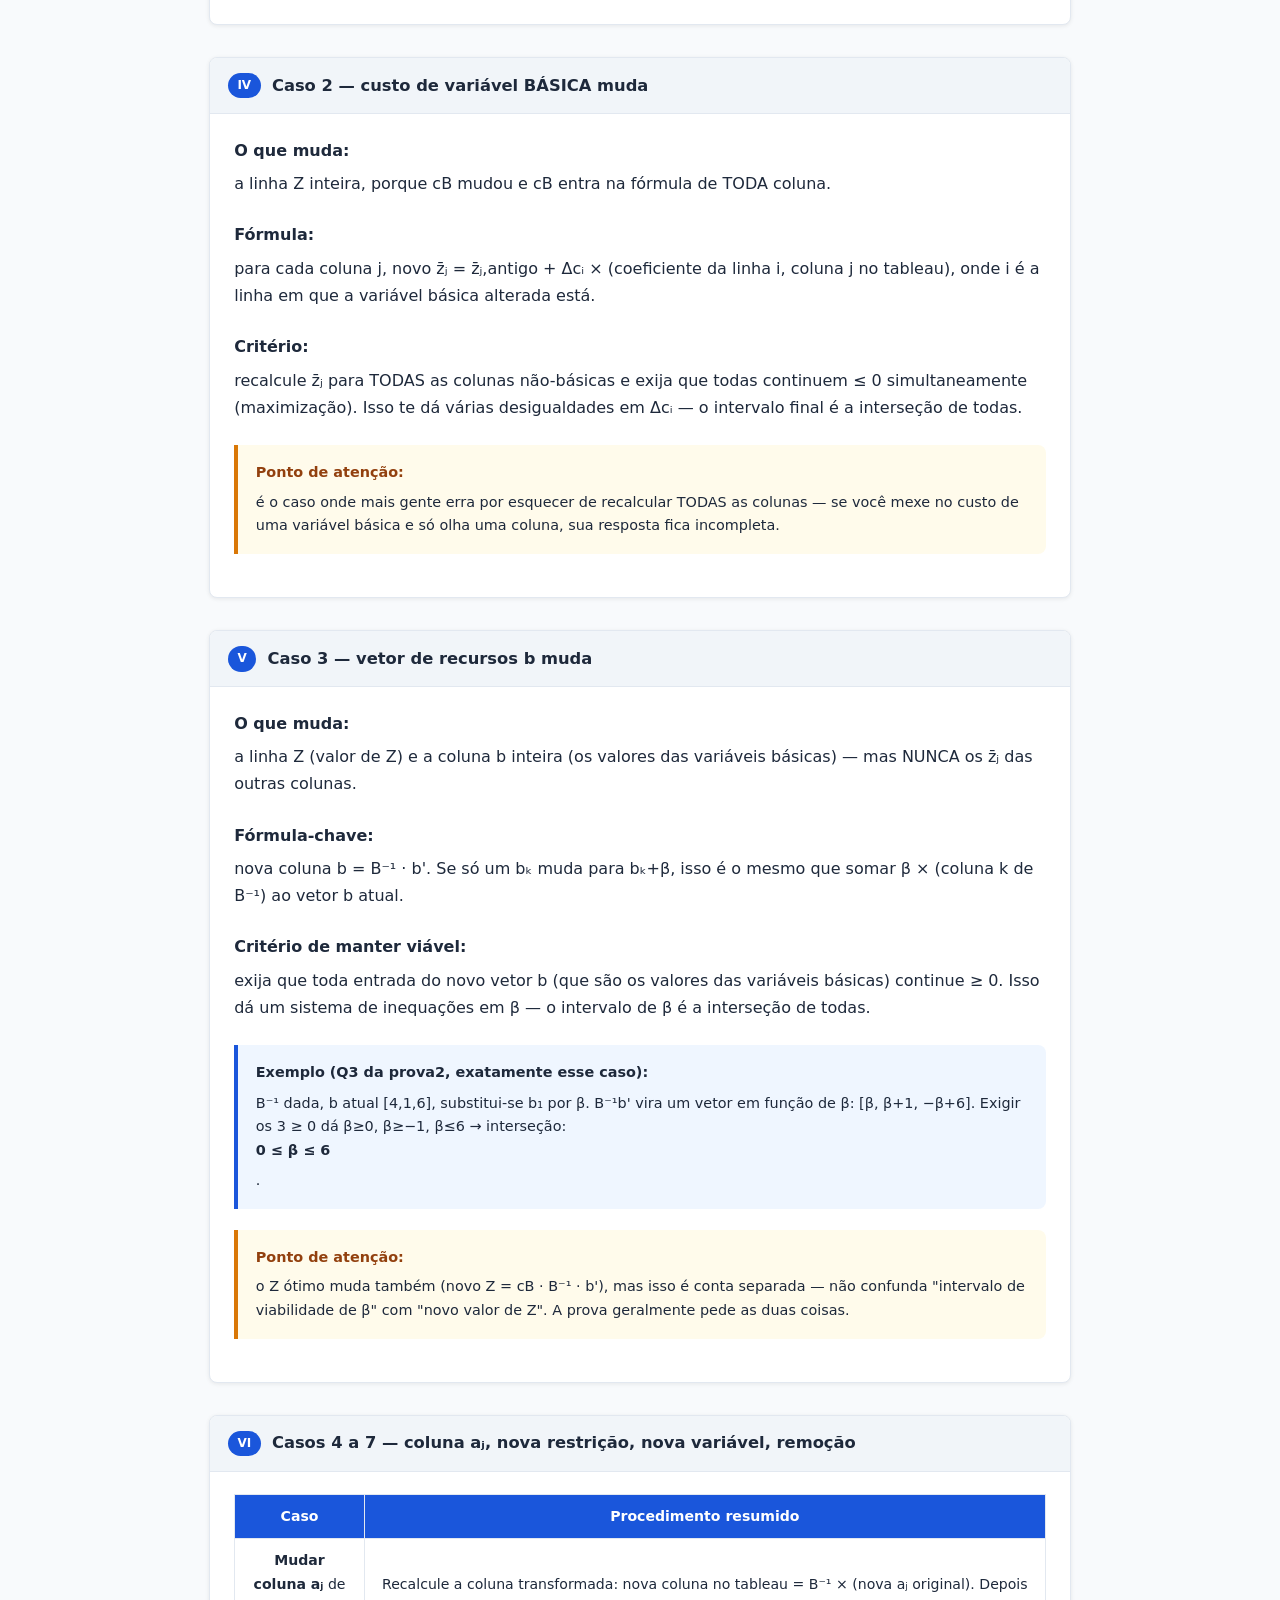
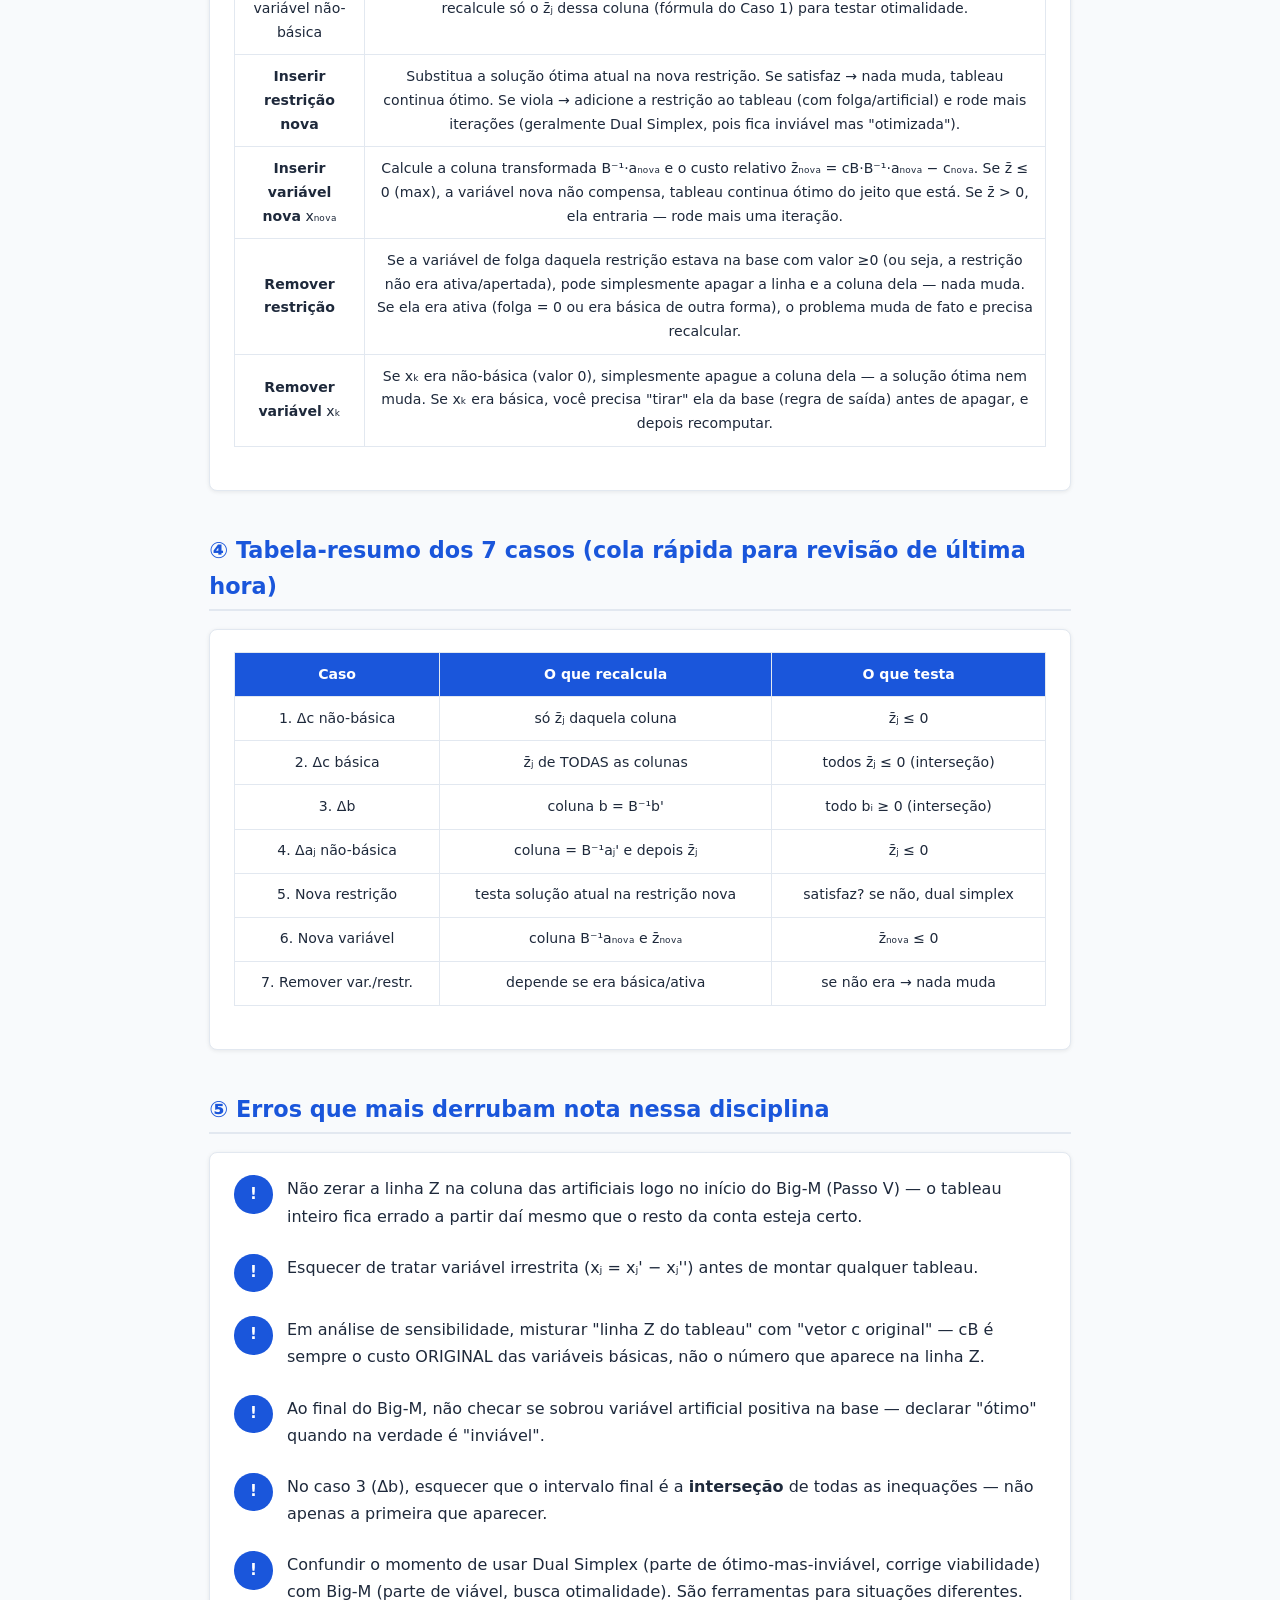
<file: guia-prova-final.html>
<!DOCTYPE html>
<html lang="pt-BR">
<head>
<meta charset="UTF-8">
<meta name="viewport" content="width=device-width, initial-scale=1.0">
<title>Guia de Sobrevivência — Prova Final</title>
<link rel="stylesheet" href="style.css">
<style>
  h2{margin-top:2.6rem;margin-bottom:1.1rem;}
  h2:first-of-type{margin-top:1.2rem;}
  .phase{background:var(--surface);border:1px solid var(--border);border-radius:var(--radius);box-shadow:var(--shadow);margin-bottom:2rem;overflow:hidden;}
  .phase-head{display:flex;align-items:center;gap:.7rem;background:#f1f5f9;padding:.9rem 1.1rem;border-bottom:1px solid var(--border);}
  .phase-tag{background:var(--primary);color:#fff;font-size:.75rem;font-weight:700;padding:.2rem .6rem;border-radius:999px;white-space:nowrap;}
  .phase-title{font-weight:700;font-size:1.02rem;}
  .phase-body{padding:1.4rem 1.5rem;line-height:1.7;}
  .phase-body > *{margin-top:1.3rem;}
  .phase-body > *:first-child{margin-top:0;}
  .phase-body ul,.phase-body ol{margin-top:1.3rem;}
  .phase-body li{margin-bottom:.5rem;}
  .roman{display:flex;gap:.9rem;margin-bottom:1.5rem;align-items:flex-start;}
  .roman:last-child{margin-bottom:0;}
  .roman-num{min-width:2.4rem;height:2.4rem;background:var(--primary);color:#fff;border-radius:50%;display:flex;align-items:center;justify-content:center;font-weight:700;font-size:.95rem;flex-shrink:0;}
  .roman-body{flex:1;}
  .roman-body strong.h{display:block;margin-bottom:.4rem;font-size:1rem;}
  .attn{background:#fffbeb;border-left:4px solid var(--warning);border-radius:0 8px 8px 0;padding:1rem 1.1rem;margin:1.3rem 0!important;font-size:.9rem;line-height:1.65;}
  .attn b{color:#92400e;display:block;margin-bottom:.35rem;}
  .exemplo{background:#eff6ff;border-left:4px solid var(--primary);border-radius:0 8px 8px 0;padding:1rem 1.1rem;margin:1.3rem 0!important;font-size:.9rem;line-height:1.65;}
  .exemplo strong{display:block;margin-bottom:.4rem;}
  .toc{display:flex;flex-wrap:wrap;gap:.5rem;margin-bottom:1.8rem;}
  .toc a{background:var(--surface);border:1px solid var(--border);border-radius:999px;padding:.35rem .9rem;font-size:.85rem;text-decoration:none;color:var(--primary);font-weight:600;}
  .toc a:hover{background:var(--primary);color:#fff;}
  table.tab{border-collapse:collapse;width:100%;margin:1.3rem 0;font-size:.88rem;}
  table.tab th,table.tab td{border:1px solid var(--border);padding:.6rem .7rem;text-align:center;}
  table.tab th{background:var(--primary);color:#fff;}
  table.tab td.hi{background:#fef3c7;font-weight:700;}
  .alert{margin-bottom:1.8rem;line-height:1.65;}
  .math-block{line-height:1.8;margin:1rem 0;}
</style>
</head>
<body>

<nav>
  <a href="index.html" class="brand">📐 Otimização Linear</a>
  <a href="teoria.html">Teoria</a>
  <a href="exercicios.html">Exercícios</a>
  <a href="solver.html">Solver</a>
  <a href="grafico.html">Gráfico</a>
  <a href="guia-prova-final.html" class="active">Guia Prova Final</a>
</nav>

<div class="hero" style="padding:2.4rem 1.5rem 1.8rem;">
  <h1 style="font-size:1.9rem;">🆘 Guia de Sobrevivência — Prova Final</h1>
  <p>Foco total no que mais cai: <strong>Big-M</strong>, <strong>Duas Fases</strong> e <strong>Análise de Sensibilidade</strong>. Passo a passo em algarismos romanos, sem pular etapas.</p>
</div>

<main>

<div class="alert alert-warning">
  <strong>Como a prova final é estruturada (padrão observado em 2021/2 e nas listas):</strong><br>
  Q1 (2,0) — escrever o <strong>modelo dual</strong>. Q2 e Q3 (3,0 cada) — <strong>análise de sensibilidade</strong> a partir de um tableau ótimo já dado (retirar variável, mudar coeficiente/recurso). Q4 (3,0) — resolver um problema do zero via <strong>Big-M, Duas Fases ou Dual Simplex</strong> (sem CPLEX).
  Ou seja: <strong>3 das 4 questões (8 dos 10 pontos)</strong> giram em torno exatamente do que você disse ter mais dificuldade.
</div>

<div class="toc">
  <a href="#bigm">① Big-M</a>
  <a href="#duasfases">② Duas Fases</a>
  <a href="#sensib">③ Análise de Sensibilidade</a>
  <a href="#casos">④ Tabela-resumo dos 7 casos</a>
  <a href="#erros">⑤ Erros que derrubam nota</a>
</div>

<!-- ============================================================ -->
<!-- BIG M -->
<!-- ============================================================ -->
<h2 id="bigm">① Método Big-M — Manual Passo a Passo</h2>

<div class="alert alert-info">
<strong>Para que serve, em uma frase:</strong> quando o problema tem restrições <code>=</code> ou <code>≥</code>, não existe uma base inicial "de graça" (identidade). O Big-M cria variáveis artificiais para forçar essa base, e as pune com um custo gigantesco (M) na função objetivo para que o Simplex trate de expulsá-las o quanto antes.
</div>

<div class="phase">
  <div class="phase-head"><span class="phase-tag">I</span><div class="phase-title">Padronizar o sinal das restrições</div></div>
  <div class="phase-body">
    <div class="roman"><div class="roman-body">
      <strong>Convenção do professor (siga sempre esta, é a usada em todos os exercícios corrigidos):</strong> o tableau só é montado em <strong>MINIMIZAÇÃO</strong>. Se o problema original for <em>Maximizar Z</em>, reescreva como <em>Minimizar −Z</em> logo no início — trocando o sinal de todos os coeficientes da FO. Resolva o problema inteiro normalmente e, <strong>só no final</strong>, multiplique o valor ótimo encontrado por −1 para voltar ao Z do problema original (as variáveis x* não mudam de valor, só o Z muda de sinal).
    </div></div>
    <div class="exemplo"><strong>Exemplo (padrão dos exercícios 7/8 e da P2):</strong> "Maximizar Z = −3x₁−2x₂+x₃" vira "Minimizar Z' = 3x₁+2x₂−x₃". Resolve-se tudo em Z'. Se o ótimo achado for Z'* = 4, o Z do problema original é <strong>Z* = −4</strong>.</div>
    <div class="attn"><b>Ponto de atenção 1:</b> depois de converter para MIN, a linha Z do tableau é sempre escrita na forma <code>Z − cx = 0</code> — ou seja, a linha guarda os coeficientes <strong>com sinal trocado</strong> (−c) da FO já convertida para MIN. Esse é o layout que o professor usa em toda correção.</div>
    <div class="attn"><b>Ponto de atenção 2:</b> restrições do tipo <code>≤ negativo</code> (ex.: <code>−x₁+x₂ ≤ −1</code>) NÃO precisam ser invertidas de sinal por conta própria — deixe o b negativo, ele é justamente o gatilho que indica "primal inviável" e aponta para o Dual Simplex. Só multiplique restrição por −1 quando for transformá-la de ≥ para ≤ (ou vice-versa) por exigência do método (ex.: preparar variável de excesso).</div>
  </div>
</div>

<div class="phase">
  <div class="phase-head"><span class="phase-tag">II</span><div class="phase-title">Colocar em forma padrão (adicionar folga/excesso)</div></div>
  <div class="phase-body">
    <table class="tab">
      <thead><tr><th>Tipo de restrição</th><th>O que adicionar</th><th>Sinal na equação</th></tr></thead>
      <tbody>
        <tr><td>≤ b</td><td>folga s (slack)</td><td>+ s</td></tr>
        <tr><td>≥ b</td><td>excesso e (surplus)</td><td>− e</td></tr>
        <tr><td>= b</td><td>nada de folga/excesso</td><td>—</td></tr>
      </tbody>
    </table>
    <div class="attn"><b>Ponto de atenção:</b> a variável de excesso (subtraída) <u>nunca</u> serve como variável básica inicial, porque teria coeficiente −1 na coluna dela — não forma identidade. É exatamente por isso que ela sozinha não resolve o problema e precisamos da variável artificial.
    </div>
  </div>
</div>

<div class="phase">
  <div class="phase-head"><span class="phase-tag">III</span><div class="phase-title">Adicionar variável artificial onde falta identidade</div></div>
  <div class="phase-body">
    Toda restrição do tipo <code>≥</code> (depois de subtrair o excesso) e toda restrição <code>=</code> recebe uma variável artificial <code>a</code>, com coeficiente <code>+1</code>, para fechar a base identidade inicial.
    <div class="exemplo">
      <strong>Exemplo (questão 21 da lista 2 / estilo prova):</strong><br>
      Maximizar 5x₁ − 2x₂ + x₃, sujeito a x₁+4x₂+x₃ ≤ 6 e 2x₁+x₂+3x₃ ≥ 2.<br>
      → 1ª restrição: + s₁. 2ª restrição (≥): − e₂ + a₂.<br>
      Base inicial: {s₁, a₂}.
    </div>
    <div class="attn"><b>Ponto de atenção — variável irrestrita:</b> se alguma variável não tem restrição de sinal (ex. "x₂ irrestrito"), ela precisa ser substituída por <code>x₂ = x₂' − x₂''</code>, com x₂', x₂'' ≥ 0, ANTES de montar o tableau. Isso é citado em quase toda prova (P1, P2 e final trazem variável irrestrita).
    </div>
  </div>
</div>

<div class="phase">
  <div class="phase-head"><span class="phase-tag">IV</span><div class="phase-title">Penalizar as artificiais na função objetivo</div></div>
  <div class="phase-body">
    Para cada variável artificial <code>aᵢ</code>, subtraia <code>M·aᵢ</code> da FO (se maximizando) ou some <code>+M·aᵢ</code> (se minimizando). <strong>M é um número positivo enorme</strong> (trate-o como uma variável simbólica, não substitua por número — vai comparar sinais de expressões em M no fim).
    <div class="math-block">Maximizar: Z = 5x₁ − 2x₂ + x₃ + 0s₁ − 0e₂ − M·a₂</div>
  </div>
</div>

<div class="phase">
  <div class="phase-head"><span class="phase-tag">V</span><div class="phase-title">Zerar a linha Z na coluna das variáveis básicas (linha 0)</div></div>
  <div class="phase-body">
    No tableau inicial, a linha Z aparece com <code>M</code> na coluna de cada artificial que está na base — isso está ERRADO para operar (uma variável básica deve ter 0 na linha Z). Corrija: some <code>M ×</code> (linha da restrição onde a artificial é básica) à linha Z, para cada artificial na base.
    <div class="attn"><b>Ponto de atenção — o erro mais comum de toda a matéria:</b> esquecer esse passo faz o simplex inteiro sair errado, porque o teste de otimalidade compara a linha Z como se as artificiais já estivessem "zeradas" ali, mas elas não estão até você fazer essa eliminação de Gauss.
    </div>
  </div>
</div>

<div class="phase">
  <div class="phase-head"><span class="phase-tag">VI</span><div class="phase-title">Rodar o Simplex normalmente, comparando coeficientes em M</div></div>
  <div class="phase-body">
    Como tudo já foi convertido para MIN (linha Z = −c, Passo I), o teste de entrada é sempre o mesmo: entra a variável com o coeficiente mais negativo na linha Z, tratando M como "um número positivo muito maior que qualquer outro". Ou seja, compare primeiro o termo em M; só desempate com a parte sem M.
    <div class="exemplo">
      Se a linha Z tem <code>3 − 2M</code> para x₁ e <code>−5 + M</code> para x₃: como o termo em M domina, −2M "vence" (é mais negativo) e x₁ entra antes de x₃, mesmo x₃ tendo um número "solto" pior.
    </div>
  </div>
</div>

<div class="phase">
  <div class="phase-head"><span class="phase-tag">VII</span><div class="phase-title">Critério de saída: teste da razão mínima (igual ao simplex comum)</div></div>
  <div class="phase-body">
    Divida a coluna <code>b</code> pelos coeficientes positivos da coluna que está entrando; quem tiver a menor razão sai da base. Ignore linhas com coeficiente ≤ 0 nessa coluna (razão infinita/não entra na disputa).
  </div>
</div>

<div class="phase">
  <div class="phase-head"><span class="phase-tag">VIII</span><div class="phase-title">Ler o resultado final — e verificar se é realmente viável</div></div>
  <div class="phase-body">
    Pare quando não houver mais coeficiente negativo (incluindo em M) na linha Z.
    <table class="tab">
      <thead><tr><th>Situação final das artificiais</th><th>O que significa</th></tr></thead>
      <tbody>
        <tr><td>Todas as artificiais saíram da base (ou ficaram na base com valor 0)</td><td>Solução ótima e viável — pode reportar normalmente</td></tr>
        <tr><td class="hi">Alguma artificial ficou na base com valor &gt; 0 no ótimo</td><td class="hi">Problema é <strong>INVIÁVEL</strong> — não existe solução que satisfaça todas as restrições originais</td></tr>
      </tbody>
    </table>
    <div class="attn"><b>Ponto de atenção:</b> essa é justamente a "pegadinha" da questão 2 da lista 2 (o exercício resolvido mostra exatamente isso: no tableau final a variável artificial x5 não conseguia sair, e a conclusão certa era "sistema inviável", não continuar calculando).
    </div>
  </div>
</div>

<div class="alert alert-success">
<strong>Atalho de decisão na prova:</strong> se o enunciado disser "Big-M <u>ou</u> Duas Fases" — escolha sempre Big-M se as restrições ≥/= forem poucas (1 ou 2), porque Duas Fases exige rodar o simplex duas vezes inteiras. Se o professor já deu Dual Simplex como pedido específico, é outro método (veja a Questão 2 da prova2 — usa Dual Simplex, que parte de uma solução <em>ótima porém inviável</em> e conserta a viabilidade, ao contrário do Big-M que parte de uma solução viável e busca a otimalidade).
</div>

<!-- ============================================================ -->
<!-- DUAS FASES -->
<!-- ============================================================ -->
<h2 id="duasfases">② Método das Duas Fases — exemplo real da lista, com a notação do professor</h2>

<div class="alert alert-info">
<strong>Para que serve, em uma frase:</strong> resolve o mesmo tipo de problema que o Big-M (restrições <code>=</code> ou <code>≥</code> sem base identidade de graça), mas em vez de misturar tudo numa tabela só com M simbólico, separa em <strong>duas rodadas de simplex normal</strong>: uma só para achar viabilidade (Fase I), outra para achar a otimalidade de verdade (Fase II).
</div>

<div class="alert alert-warning">
<strong>Regra de notação usada daqui pra frente (e em toda a página):</strong> nenhum resultado fica em fração — todo valor é escrito já dividido, em decimal (ex.: <code>26/3</code> vira <code>8,667</code>). Quando a divisão não fecha exata, uso 3 casas decimais.
</div>

<div class="exemplo">
  <strong>Exemplo do quadro (lista do professor):</strong> Maximizar Z = 2x₁ + 3x₂, sujeito a x₁+x₂ ≤ 12, 2x₁+3x₂ ≤ 30, x₁ ≥ 2, com x₁,x₂ ≥ 0.<br>
  Conversão pra MIN (Passo I do Big-M, mesma regra aqui): <code>π = −Z = −2x₁ − 3x₂</code>.<br>
  Forma padrão: x₁+x₂+x₃=12 &nbsp;|&nbsp; 2x₁+3x₂+x₄=30 &nbsp;|&nbsp; x₁−x₅+x₆=2. Base inicial: {x₃, x₄, x₆}.<br>
  <strong>Notação do professor</strong> (diferente da que eu usava antes — é essa que vale para a prova): a linha do objetivo da Fase I é chamada de <code>x₀</code>, não de "W", com a equação <code>x₀ − x₆ = 0</code>. As operações de linha são anotadas explicitamente, tipo <code>L0 = L0 + L3</code>, indicando linha e multiplicador usados no Gauss.
</div>

<div class="alert alert-success" style="line-height:1.75;">
<strong>📌 Lembrete fixo — como decidir quem entra e quem sai em QUALQUER tableau (guarde isso, vai usar em todo pivô, tanto na Fase I quanto na Fase II):</strong>
<ol style="margin-left:1.3rem;margin-top:.6rem;">
  <li><strong>Quem entra → olhe só a linha zero (linha do objetivo: x₀, π ou Z), apenas nas colunas das variáveis não-básicas.</strong> Procure a maior célula <em>positiva</em> entre elas — essa coluna é quem entra. Se não sobrar nenhuma célula positiva (todas ≤ 0), o tableau já está ótimo e ninguém mais entra.</li>
  <li><strong>Quem sai → só depois de saber a coluna que entra, saia da linha zero e olhe as linhas de restrição</strong> (nunca a linha zero de novo), especificamente os coeficientes dessa coluna em cada linha. Faça o teste da razão <code>b ÷ coeficiente</code> só para os coeficientes <em>positivos</em> dessa coluna (ignore os ≤ 0, eles não participam da disputa e nem limitam quem entra). A linha com a <strong>menor razão</strong> é quem sai — vira a nova linha do pivô.</li>
</ol>
<div style="margin-top:.6rem;">Ou seja: a <strong>linha zero decide quem entra</strong>; o <strong>teste da razão nas linhas de restrição decide quem sai</strong>. Célula em coluna de variável <em>básica</em> na linha zero é sempre 0 (é o próprio Gauss garantindo isso); célula em coluna <em>não-básica</em> pode ser qualquer número — é justamente esse número que você compara para achar quem entra.</div>
</div>

<div class="phase">
  <div class="phase-head"><span class="phase-tag">I</span><div class="phase-title">Montar a FO artificial da Fase I (x₀)</div></div>
  <div class="phase-body">
    Ignore a FO original por enquanto. A FO da Fase I é sempre: <strong>minimizar x₀ = soma de todas as artificiais</strong>. Aqui só há uma artificial (x₆), então <code>x₀ − x₆ = 0</code>.
    <div class="attn"><b>Ponto de atenção:</b> diferente do Big-M, aqui você <u>nem escreve</u> os coeficientes 2 e 3 da FO original nessa fase. Eles só voltam na Fase II.</div>
  </div>
</div>

<div class="phase">
  <div class="phase-head"><span class="phase-tag">II</span><div class="phase-title">Zerar a linha x₀ na coluna da artificial básica</div></div>
  <div class="phase-body">
    Como x₆ está na base mas a linha x₀ chega com coeficiente −1 nela, faça <code>L0 = L0 + L3</code> (soma a linha da restrição de x₆ à linha x₀) para zerar essa coluna antes de rodar o simplex.
    <table class="tab">
      <thead><tr><th>Tableau 0 — Fase I, antes do Gauss</th><th>x₁</th><th>x₂</th><th>x₃</th><th>x₄</th><th>x₅</th><th>x₆</th><th>b</th></tr></thead>
      <tbody>
        <tr><td><strong>x₀</strong></td><td>0</td><td>0</td><td>0</td><td>0</td><td>0</td><td class="hi">−1</td><td>0</td></tr>
        <tr><td>x₃ (básica)</td><td>1</td><td>1</td><td>1</td><td>0</td><td>0</td><td>0</td><td>12</td></tr>
        <tr><td>x₄ (básica)</td><td>2</td><td>3</td><td>0</td><td>1</td><td>0</td><td>0</td><td>30</td></tr>
        <tr><td>x₆ (básica)</td><td>1</td><td>0</td><td>0</td><td>0</td><td>−1</td><td>1</td><td>2</td></tr>
      </tbody>
    </table>
    <div class="attn"><b>Por que a célula de x₆ (destacada) impede operar direto:</b> x₆ é básica, então precisa ter coeficiente 0 na linha x₀ — <code>L0 = L0 + L3</code> corrige isso.</div>
    <table class="tab">
      <thead><tr><th>Tableau 0′ — Fase I pronta (depois do Gauss)</th><th>x₁</th><th>x₂</th><th>x₃</th><th>x₄</th><th>x₅</th><th>x₆</th><th>b</th></tr></thead>
      <tbody>
        <tr><td><strong>x₀</strong></td><td class="hi">1</td><td>0</td><td>0</td><td>0</td><td>−1</td><td>0</td><td>2</td></tr>
        <tr><td>x₃ (básica)</td><td>1</td><td>1</td><td>1</td><td>0</td><td>0</td><td>0</td><td>12</td></tr>
        <tr><td>x₄ (básica)</td><td>2</td><td>3</td><td>0</td><td>1</td><td>0</td><td>0</td><td>30</td></tr>
        <tr><td class="hi">x₆ (básica)</td><td class="hi">1</td><td>0</td><td>0</td><td>0</td><td>−1</td><td>1</td><td>2</td></tr>
      </tbody>
    </table>
  </div>
</div>

<div class="phase">
  <div class="phase-head"><span class="phase-tag">III</span><div class="phase-title">Rodar o simplex normal (sem M nenhum) até x₀ = 0</div></div>
  <div class="phase-body">
    <strong>Quem entra:</strong> x₁ é a única célula positiva na linha x₀ (valor 1) — é a única candidata.
    <table class="tab">
      <thead><tr><th>Teste da razão (coluna x₁)</th><th>Coeficiente de x₁</th><th>b</th><th>Razão b ÷ coef.</th><th>Resultado</th></tr></thead>
      <tbody>
        <tr><td>x₃</td><td>1</td><td>12</td><td>12 ÷ 1 = 12</td><td>não é a menor</td></tr>
        <tr><td>x₄</td><td>2</td><td>30</td><td>30 ÷ 2 = 15</td><td>não é a menor</td></tr>
        <tr><td>x₆</td><td>1</td><td>2</td><td>2 ÷ 1 = 2</td><td class="hi">menor → x₆ sai</td></tr>
      </tbody>
    </table>
    <div class="attn"><b>Quem sai e por quê:</b> a linha com a <em>menor razão positiva</em> sai — aqui é x₆ (2 é menor que 12 e 15). Elemento pivô = 1 (linha x₆, coluna x₁). Como o pivô já é 1, a linha pivô não precisa ser reescalada. Operações: <code>L1 = L1 − L3</code>, <code>L2 = L2 − 2L3</code>, <code>L0 = L0 − L3</code>.</div>
    <table class="tab">
      <thead><tr><th>Tableau 1 — Fase I depois do pivô (x₁ entrou, x₆ saiu)</th><th>x₁</th><th>x₂</th><th>x₃</th><th>x₄</th><th>x₅</th><th>b</th></tr></thead>
      <tbody>
        <tr><td><strong>x₀</strong></td><td>0</td><td>0</td><td>0</td><td>0</td><td>0</td><td><strong>0</strong></td></tr>
        <tr><td>x₃ (básica)</td><td>0</td><td>1</td><td>1</td><td>0</td><td>1</td><td>10</td></tr>
        <tr><td>x₄ (básica)</td><td>0</td><td>3</td><td>0</td><td>1</td><td>2</td><td>26</td></tr>
        <tr><td>x₁ (básica)</td><td>1</td><td>0</td><td>0</td><td>0</td><td>−1</td><td>2</td></tr>
      </tbody>
    </table>
    <table class="tab">
      <thead><tr><th>Resultado da Fase I</th><th>O que fazer</th></tr></thead>
      <tbody>
        <tr><td>x₀* = 0 e a artificial saiu da base</td><td>Existe SBV viável para o problema original → siga para a Fase II</td></tr>
        <tr><td class="hi">x₀* &gt; 0 (artificial fica na base com valor &gt; 0 no ótimo)</td><td class="hi">Problema é <strong>INVIÁVEL</strong> — pare aqui, nem começa a Fase II</td></tr>
      </tbody>
    </table>
    <div class="exemplo">No exemplo, uma única iteração já basta: x₀* = 0, base final da Fase I = {x₁, x₃, x₄} com x₁ = 2, x₃ = 10, x₄ = 26. Viável → avança pra Fase II.</div>
    <div class="attn" style="line-height:1.75;">
      <b>O que esse resultado significa, em detalhe:</b>
      <ul style="margin-left:1.2rem;margin-top:.4rem;">
        <li><strong>x₀* = 0 não é "o problema deu zero"</strong> — é a prova de que a soma das artificiais virou zero, ou seja, dá pra satisfazer as restrições originais (x₁+x₂≤12, 2x₁+3x₂≤30, x₁≥2) sem precisar de nenhuma "muleta" artificial. Se sobrasse alguma artificial com valor positivo mesmo no ótimo da Fase I, seria matematicamente impossível zerá-la sem violar uma restrição real — por isso essa situação é declarada inviável.</li>
        <li><strong>A base final da Fase I vira o ponto de partida da Fase II</strong> — não é descartada. Os valores x₁=2, x₃=10, x₄=26 (Tableau 1) continuam sendo a solução corrente; só a linha do objetivo muda (troca x₀ por π no próximo passo).</li>
        <li><strong>Por que só precisou de 1 iteração aqui:</strong> a linha x₀ inicial já tinha só uma célula positiva (x₁), então não havia disputa de "quem entra" — só uma candidata possível. Em problemas com mais restrições ≥/= (mais de uma artificial), a Fase I costuma exigir várias iterações até todas as artificiais saírem da base ou zerarem.</li>
        <li><strong>x₆ ter saído da base não significa que ela "sumiu"</strong> — ela continua existindo como coluna até você apagá-la no próximo passo (Passo IV). Enquanto ela for não-básica com valor 0, não atrapalha nada; só precisa ser removida antes da Fase II porque não faz mais sentido no problema original.</li>
      </ul>
    </div>
  </div>
</div>

<div class="phase">
  <div class="phase-head"><span class="phase-tag">IV</span><div class="phase-title">Preparar a Fase II</div></div>
  <div class="phase-body">
    Pegue o tableau final da Fase I (Tableau 1 acima) e:
    <ul style="margin-left:1.3rem;">
      <li><strong>Apague a coluna de x₆</strong> por completo — ela não existe mais no problema original.</li>
      <li><strong>Troque a linha objetivo</strong>: descarte a linha x₀ e escreva a linha π com os coeficientes originais convertidos (<code>π + 2x₁ + 3x₂ = 0</code>), mantendo as linhas de restrição exatamente como saíram da Fase I.</li>
      <li>Zere na linha π a coluna de qualquer variável que já esteja na base (aqui, x₁) — mesma eliminação de Gauss do Big-M.</li>
    </ul>
    <table class="tab">
      <thead><tr><th>Tableau 2 — Fase II, antes do Gauss</th><th>x₁</th><th>x₂</th><th>x₃</th><th>x₄</th><th>x₅</th><th>b</th></tr></thead>
      <tbody>
        <tr><td><strong>π</strong></td><td class="hi">2</td><td>3</td><td>0</td><td>0</td><td>0</td><td>0</td></tr>
        <tr><td>x₃ (básica)</td><td>0</td><td>1</td><td>1</td><td>0</td><td>1</td><td>10</td></tr>
        <tr><td>x₄ (básica)</td><td>0</td><td>3</td><td>0</td><td>1</td><td>2</td><td>26</td></tr>
        <tr><td class="hi">x₁ (básica)</td><td class="hi">1</td><td>0</td><td>0</td><td>0</td><td>−1</td><td>2</td></tr>
      </tbody>
    </table>
    <div class="attn"><b>Ponto de atenção:</b> esse passo de "zerar a linha π de novo" é o mais esquecido da Fase II — a base mudou na Fase I (x₁ entrou), então a linha π original quase sempre chega com a coluna de x₁ diferente de zero. Aqui: <code>L0 = L0 − 2L(x₁)</code>.</div>
  </div>
</div>

<div class="phase">
  <div class="phase-head"><span class="phase-tag">V</span><div class="phase-title">Rodar o simplex normal de novo (Fase II) até o ótimo real</div></div>
  <div class="phase-body">
    A partir daqui é simplex comum, sem M e sem artificiais — mesmo critério de entrada (maior célula positiva) e saída (razão mínima) da Fase I.
    <table class="tab">
      <thead><tr><th>Tableau 2′ — Fase II pronta</th><th>x₁</th><th>x₂</th><th>x₃</th><th>x₄</th><th>x₅</th><th>b</th></tr></thead>
      <tbody>
        <tr><td><strong>π</strong></td><td>0</td><td class="hi">3</td><td>0</td><td>0</td><td>2</td><td>−4</td></tr>
        <tr><td>x₃ (básica)</td><td>0</td><td>1</td><td>1</td><td>0</td><td>1</td><td>10</td></tr>
        <tr><td class="hi">x₄ (básica)</td><td>0</td><td class="hi">3</td><td>0</td><td>1</td><td>2</td><td>26</td></tr>
        <tr><td>x₁ (básica)</td><td>1</td><td>0</td><td>0</td><td>0</td><td>−1</td><td>2</td></tr>
      </tbody>
    </table>
    <div class="attn"><b>Iteração 1 — quem entra e sai:</b> maior célula positiva na linha π é x₂ (valor 3, contra 2 de x₅) → x₂ entra. Razão: linha x₃ dá 10÷1=10, linha x₄ dá 26÷3=8,667 (menor), linha x₁ tem coeficiente 0 e é ignorada → x₄ sai. Elemento pivô = 3, então <code>L2 = L2 ÷ 3</code> primeiro, depois <code>L1 = L1 − L2</code> e <code>L0 = L0 − 3L2</code>.</div>
    <table class="tab">
      <thead><tr><th>Tableau 3 — ótimo (x₂ entrou, x₄ saiu)</th><th>x₁</th><th>x₂</th><th>x₃</th><th>x₄</th><th>x₅</th><th>b</th></tr></thead>
      <tbody>
        <tr><td><strong>π</strong></td><td>0</td><td>0</td><td>0</td><td>−1</td><td>0</td><td><strong>−30</strong></td></tr>
        <tr><td>x₃ (básica)</td><td>0</td><td>0</td><td>1</td><td>−0,333</td><td>0,333</td><td>1,333</td></tr>
        <tr><td>x₂ (básica)</td><td>0</td><td>1</td><td>0</td><td>0,333</td><td>0,667</td><td>8,667</td></tr>
        <tr><td>x₁ (básica)</td><td>1</td><td>0</td><td>0</td><td>0</td><td>−1</td><td>2</td></tr>
      </tbody>
    </table>
    <div class="exemplo">Todas as células da linha π agora são ≤ 0 → ótimo em uma única iteração de Fase II. π* = −30 → <strong>Z* = −π* = 30</strong>, com x₁ = 2, x₂ = 8,667, x₃ = 1,333 (folgas), x₄ = x₅ = 0. Confirmação direta: Z = 2(2) + 3(8,667) = 4 + 26 = 30.</div>
    <div class="attn" style="line-height:1.75;">
      <b>O que esse resultado significa, em detalhe:</b>
      <ul style="margin-left:1.2rem;margin-top:.4rem;">
        <li><strong>Por que π* = −30 vira Z* = 30:</strong> lá no Passo I do Big-M (mesma regra usada aqui) você converteu Maximizar Z em Minimizar π = −Z antes de montar qualquer tableau. O tableau inteiro resolve π, não Z — então, no final, você desfaz essa conversão: Z* = −π*. Esquecer esse último passo é o erro mais comum de quem "faz a conta certa e erra a resposta".</li>
        <li><strong>Quem ficou básico e quem não ficou:</strong> a base ótima é {x₁, x₂, x₃} — ou seja, x₄ e x₅ (as folgas das duas primeiras restrições) ficaram fora, com valor 0. Isso significa que a restrição x₁≥2 folgou (x₅=0 → está exatamente em cima do limite, x₁=2) e a restrição 2x₁+3x₂≤30 também está apertada (x₄=0 → 2(2)+3(8,667)=30,001≈30, no limite). Já a restrição x₁+x₂≤12 tem folga de verdade: x₃=1,333 sobrando de capacidade.</li>
        <li><strong>Como confirmar sem refazer a conta:</strong> substitua x₁ e x₂ direto nas restrições originais (não nas convertidas) — se todas baterem e o Z bater também, é sinal de que não teve erro de sinal em nenhuma conversão MIN/MAX ao longo do caminho.</li>
        <li><strong>Se sobrasse alguma célula = 0</strong> numa coluna não-básica da linha π final (em vez de estritamente negativa), seria sinal de solução ótima não-única — não é o caso aqui (−1 na coluna x₄ é estritamente negativo), mas vale sempre checar antes de fechar a resposta.</li>
      </ul>
    </div>
  </div>
</div>

<div class="alert alert-warning">
<strong>Isso pode sair diferente em outra prova?</strong> Sim, em três situações — nenhuma delas muda o Z* final, só o caminho até lá:
<ul style="margin-left:1.3rem;margin-top:.6rem;">
  <li><strong>Empate em quem entra</strong> (duas colunas com a mesma célula positiva máxima): qualquer uma das empatadas pode ser escolhida — o número de iterações muda, o resultado final não.</li>
  <li><strong>Empate no teste da razão</strong> (duas linhas com a mesma razão mínima): escolher qualquer uma gera um <strong>pivô degenerado</strong> (a variável que entra fica com valor 0) — o Z não melhora nessa iteração específica, mas o algoritmo segue normalmente. Em cursos que cobram "regra de Bland" para evitar ciclagem, é aqui que ela se aplica.</li>
  <li><strong>Solução ótima não-única</strong>: se ao final alguma célula da linha π ficar em exatamente 0 numa coluna não-básica (em vez de estritamente negativa), existe mais de um vértice ótimo com o mesmo Z* — a prova pode pedir para você identificar essa segunda solução.</li>
</ul>
</div>

<div class="alert alert-warning">
<strong>Big-M vs. Duas Fases — o que muda e o que não muda:</strong> os passos I–III (padronizar sinal, folga/excesso, variável artificial) são idênticos nos dois métodos — a diferença começa só na função objetivo. Big-M resolve tudo em <em>um</em> tableau com M simbólico; Duas Fases troca isso por <em>duas</em> rodadas de simplex 100% numérico (sem M), ao custo de rodar o algoritmo duas vezes. O resultado final — Z ótimo, valores de x*, e a detecção de inviabilidade — é sempre o mesmo, não importa qual dos dois você escolher.
</div>

<!-- ============================================================ -->
<!-- SENSIBILIDADE -->
<!-- ============================================================ -->
<h2 id="sensib">③ Análise de Sensibilidade — Manual Passo a Passo</h2>

<div class="alert alert-info">
<strong>Para que serve, em uma frase:</strong> você já tem o tableau ótimo pronto. A pergunta é sempre a mesma disfarçada: <em>"esse tableau continua sendo ótimo e viável depois dessa mudança, ou preciso recalcular algo?"</em> Você NUNCA resolve o problema do zero de novo — sempre reaproveita o tableau ótimo dado.
</div>

<div class="phase">
  <div class="phase-head"><span class="phase-tag">I</span><div class="phase-title">Identificar as peças do tableau ótimo</div></div>
  <div class="phase-body">
    Antes de qualquer conta, escreva explicitamente:
    <ul style="margin-left:1.3rem;margin-top:.4rem;">
      <li><strong>Base atual</strong> — quais variáveis estão na base e seus valores (coluna b)</li>
      <li><strong>cB</strong> — vetor com os custos originais das variáveis da base (não os da linha Z!)</li>
      <li><strong>B⁻¹</strong> — geralmente aparece "escondida" nas colunas das variáveis de folga/artificiais do tableau ótimo, ou é dada como dica pelo professor (como nas provas: "Dica: B⁻¹ = [...]")</li>
    </ul>
    <div class="attn"><b>Ponto de atenção:</b> em praticamente toda prova da UFES nessa disciplina, o professor <u>dá</u> B⁻¹ de presente ("Dica"). Se ele deu, USE — não perca tempo tentando reconstruir B⁻¹ pelas colunas de folga quando ela já está pronta no enunciado.
    </div>
  </div>
</div>

<div class="phase">
  <div class="phase-head"><span class="phase-tag">II</span><div class="phase-title">Classificar qual dos 7 casos a questão está pedindo</div></div>
  <div class="phase-body">
    Toda questão de sensibilidade se encaixa em um destes 7 tipos (veja a tabela-resumo completa na seção ③ mais abaixo). Descubra qual ANTES de calcular qualquer coisa, porque cada um usa uma fórmula diferente:
    <ol style="margin-left:1.3rem;">
      <li>Mudar custo (cⱼ) de variável <strong>fora</strong> da base (não-básica)</li>
      <li>Mudar custo (cⱼ) de variável <strong>dentro</strong> da base (básica)</li>
      <li>Mudar o vetor de recursos <strong>b</strong></li>
      <li>Mudar coluna da matriz de restrições (aⱼ) de variável não-básica</li>
      <li>Adicionar nova restrição</li>
      <li>Adicionar nova variável</li>
      <li>Remover restrição ou remover variável</li>
    </ol>
  </div>
</div>

<div class="phase">
  <div class="phase-head"><span class="phase-tag">III</span><div class="phase-title">Caso 1 — custo de variável NÃO-básica muda</div></div>
  <div class="phase-body">
    <div class="roman"><div class="roman-body"><strong class="h">O que muda:</strong> só o valor na linha Z daquela coluna. Nada mais no tableau se mexe.</div></div>
    <div class="roman"><div class="roman-body"><strong class="h">Fórmula:</strong> novo z̄ⱼ = z̄ⱼ,antigo + Δcⱼ, onde Δcⱼ = c'ⱼ − cⱼ,antigo.</div></div>
    <div class="roman"><div class="roman-body"><strong class="h">Critério de manter ótimo:</strong> em maximização, precisa continuar z̄ⱼ ≤ 0 (não-negativo é quem "quer entrar"). Isole Δcⱼ (ou diretamente c'ⱼ) na desigualdade e ache o intervalo permitido.</div></div>
    <div class="exemplo"><strong>Exemplo direto (Q11-a da lista 2):</strong> tableau tem z̄₂ = 3 na linha Z (coluna x₂, não-básica). Se c₂ vai de 1 para 6, Δc₂ = 5 → novo z̄₂ = 3+5 = 8 &gt; 0 → deixa de ser ótimo, x₂ entraria na base (precisaria rodar mais uma iteração de simplex a partir daqui).</div>
  </div>
</div>

<div class="phase">
  <div class="phase-head"><span class="phase-tag">IV</span><div class="phase-title">Caso 2 — custo de variável BÁSICA muda</div></div>
  <div class="phase-body">
    <div class="roman"><div class="roman-body"><strong class="h">O que muda:</strong> a linha Z inteira, porque cB mudou e cB entra na fórmula de TODA coluna.</div></div>
    <div class="roman"><div class="roman-body"><strong class="h">Fórmula:</strong> para cada coluna j, novo z̄ⱼ = z̄ⱼ,antigo + Δcᵢ × (coeficiente da linha i, coluna j no tableau), onde i é a linha em que a variável básica alterada está.</div></div>
    <div class="roman"><div class="roman-body"><strong class="h">Critério:</strong> recalcule z̄ⱼ para TODAS as colunas não-básicas e exija que todas continuem ≤ 0 simultaneamente (maximização). Isso te dá várias desigualdades em Δcᵢ — o intervalo final é a interseção de todas.</div></div>
    <div class="attn"><b>Ponto de atenção:</b> é o caso onde mais gente erra por esquecer de recalcular TODAS as colunas — se você mexe no custo de uma variável básica e só olha uma coluna, sua resposta fica incompleta.</div>
  </div>
</div>

<div class="phase">
  <div class="phase-head"><span class="phase-tag">V</span><div class="phase-title">Caso 3 — vetor de recursos b muda</div></div>
  <div class="phase-body">
    <div class="roman"><div class="roman-body"><strong class="h">O que muda:</strong> a linha Z (valor de Z) e a coluna b inteira (os valores das variáveis básicas) — mas NUNCA os z̄ⱼ das outras colunas.</div></div>
    <div class="roman"><div class="roman-body"><strong class="h">Fórmula-chave:</strong> nova coluna b = B⁻¹ · b'. Se só um bₖ muda para bₖ+β, isso é o mesmo que somar β × (coluna k de B⁻¹) ao vetor b atual.</div></div>
    <div class="roman"><div class="roman-body"><strong class="h">Critério de manter viável:</strong> exija que toda entrada do novo vetor b (que são os valores das variáveis básicas) continue ≥ 0. Isso dá um sistema de inequações em β — o intervalo de β é a interseção de todas.</div></div>
    <div class="exemplo"><strong>Exemplo (Q3 da prova2, exatamente esse caso):</strong> B⁻¹ dada, b atual [4,1,6], substitui-se b₁ por β. B⁻¹b' vira um vetor em função de β: [β, β+1, −β+6]. Exigir os 3 ≥ 0 dá β≥0, β≥−1, β≤6 → interseção: <strong>0 ≤ β ≤ 6</strong>.</div>
    <div class="attn"><b>Ponto de atenção:</b> o Z ótimo muda também (novo Z = cB · B⁻¹ · b'), mas isso é conta separada — não confunda "intervalo de viabilidade de β" com "novo valor de Z". A prova geralmente pede as duas coisas.</div>
  </div>
</div>

<div class="phase">
  <div class="phase-head"><span class="phase-tag">VI</span><div class="phase-title">Casos 4 a 7 — coluna aⱼ, nova restrição, nova variável, remoção</div></div>
  <div class="phase-body">
    <table class="tab" style="text-align:left;">
      <thead><tr><th style="width:16%">Caso</th><th>Procedimento resumido</th></tr></thead>
      <tbody>
        <tr><td><strong>Mudar coluna aⱼ</strong> de variável não-básica</td><td>Recalcule a coluna transformada: nova coluna no tableau = B⁻¹ × (nova aⱼ original). Depois recalcule só o z̄ⱼ dessa coluna (fórmula do Caso 1) para testar otimalidade.</td></tr>
        <tr><td><strong>Inserir restrição nova</strong></td><td>Substitua a solução ótima atual na nova restrição. Se satisfaz → nada muda, tableau continua ótimo. Se viola → adicione a restrição ao tableau (com folga/artificial) e rode mais iterações (geralmente Dual Simplex, pois fica inviável mas "otimizada").</td></tr>
        <tr><td><strong>Inserir variável nova</strong> xₙₒᵥₐ</td><td>Calcule a coluna transformada B⁻¹·aₙₒᵥₐ e o custo relativo z̄ₙₒᵥₐ = cB·B⁻¹·aₙₒᵥₐ − cₙₒᵥₐ. Se z̄ ≤ 0 (max), a variável nova não compensa, tableau continua ótimo do jeito que está. Se z̄ &gt; 0, ela entraria — rode mais uma iteração.</td></tr>
        <tr><td><strong>Remover restrição</strong></td><td>Se a variável de folga daquela restrição estava na base com valor ≥0 (ou seja, a restrição não era ativa/apertada), pode simplesmente apagar a linha e a coluna dela — nada muda. Se ela era ativa (folga = 0 ou era básica de outra forma), o problema muda de fato e precisa recalcular.</td></tr>
        <tr><td><strong>Remover variável</strong> xₖ</td><td>Se xₖ era não-básica (valor 0), simplesmente apague a coluna dela — a solução ótima nem muda. Se xₖ era básica, você precisa "tirar" ela da base (regra de saída) antes de apagar, e depois recomputar.</td></tr>
      </tbody>
    </table>
  </div>
</div>

<!-- ============================================================ -->
<h2 id="casos">④ Tabela-resumo dos 7 casos (cola rápida para revisão de última hora)</h2>
<div class="phase"><div class="phase-body">
<table class="tab" style="text-align:left;">
<thead><tr><th>Caso</th><th>O que recalcula</th><th>O que testa</th></tr></thead>
<tbody>
<tr><td>1. Δc não-básica</td><td>só z̄ⱼ daquela coluna</td><td>z̄ⱼ ≤ 0</td></tr>
<tr><td>2. Δc básica</td><td>z̄ⱼ de TODAS as colunas</td><td>todos z̄ⱼ ≤ 0 (interseção)</td></tr>
<tr><td>3. Δb</td><td>coluna b = B⁻¹b'</td><td>todo bᵢ ≥ 0 (interseção)</td></tr>
<tr><td>4. Δaⱼ não-básica</td><td>coluna = B⁻¹aⱼ' e depois z̄ⱼ</td><td>z̄ⱼ ≤ 0</td></tr>
<tr><td>5. Nova restrição</td><td>testa solução atual na restrição nova</td><td>satisfaz? se não, dual simplex</td></tr>
<tr><td>6. Nova variável</td><td>coluna B⁻¹aₙₒᵥₐ e z̄ₙₒᵥₐ</td><td>z̄ₙₒᵥₐ ≤ 0</td></tr>
<tr><td>7. Remover var./restr.</td><td>depende se era básica/ativa</td><td>se não era → nada muda</td></tr>
</tbody>
</table>
</div></div>

<!-- ============================================================ -->
<h2 id="erros">⑤ Erros que mais derrubam nota nessa disciplina</h2>
<div class="phase"><div class="phase-body">
<div class="roman"><div class="roman-num">!</div><div class="roman-body">Não zerar a linha Z na coluna das artificiais logo no início do Big-M (Passo V) — o tableau inteiro fica errado a partir daí mesmo que o resto da conta esteja certo.</div></div>
<div class="roman"><div class="roman-num">!</div><div class="roman-body">Esquecer de tratar variável irrestrita (xⱼ = xⱼ' − xⱼ'') antes de montar qualquer tableau.</div></div>
<div class="roman"><div class="roman-num">!</div><div class="roman-body">Em análise de sensibilidade, misturar "linha Z do tableau" com "vetor c original" — cB é sempre o custo ORIGINAL das variáveis básicas, não o número que aparece na linha Z.</div></div>
<div class="roman"><div class="roman-num">!</div><div class="roman-body">Ao final do Big-M, não checar se sobrou variável artificial positiva na base — declarar "ótimo" quando na verdade é "inviável".</div></div>
<div class="roman"><div class="roman-num">!</div><div class="roman-body">No caso 3 (Δb), esquecer que o intervalo final é a <strong>interseção</strong> de todas as inequações — não apenas a primeira que aparecer.</div></div>
<div class="roman"><div class="roman-num">!</div><div class="roman-body">Confundir o momento de usar Dual Simplex (parte de ótimo-mas-inviável, corrige viabilidade) com Big-M (parte de viável, busca otimalidade). São ferramentas para situações diferentes.</div></div>
</div></div>

<div class="alert alert-success">
<strong>Próximos passos combinados:</strong> reforçar Simplex e Dual Simplex clássicos, e montar juntos a "Questão 1" (modelagem de texto → modelo matemático), que se repete em P1, P2 e final. Me chame quando quiser seguir por aí ou tirar dúvida em qualquer passo acima — aponte o número romano exato que travou.
</div>

</main>

<footer>Material de estudo — Otimização Linear — Guia de Prova Final</footer>

</body>
</html>
</file>
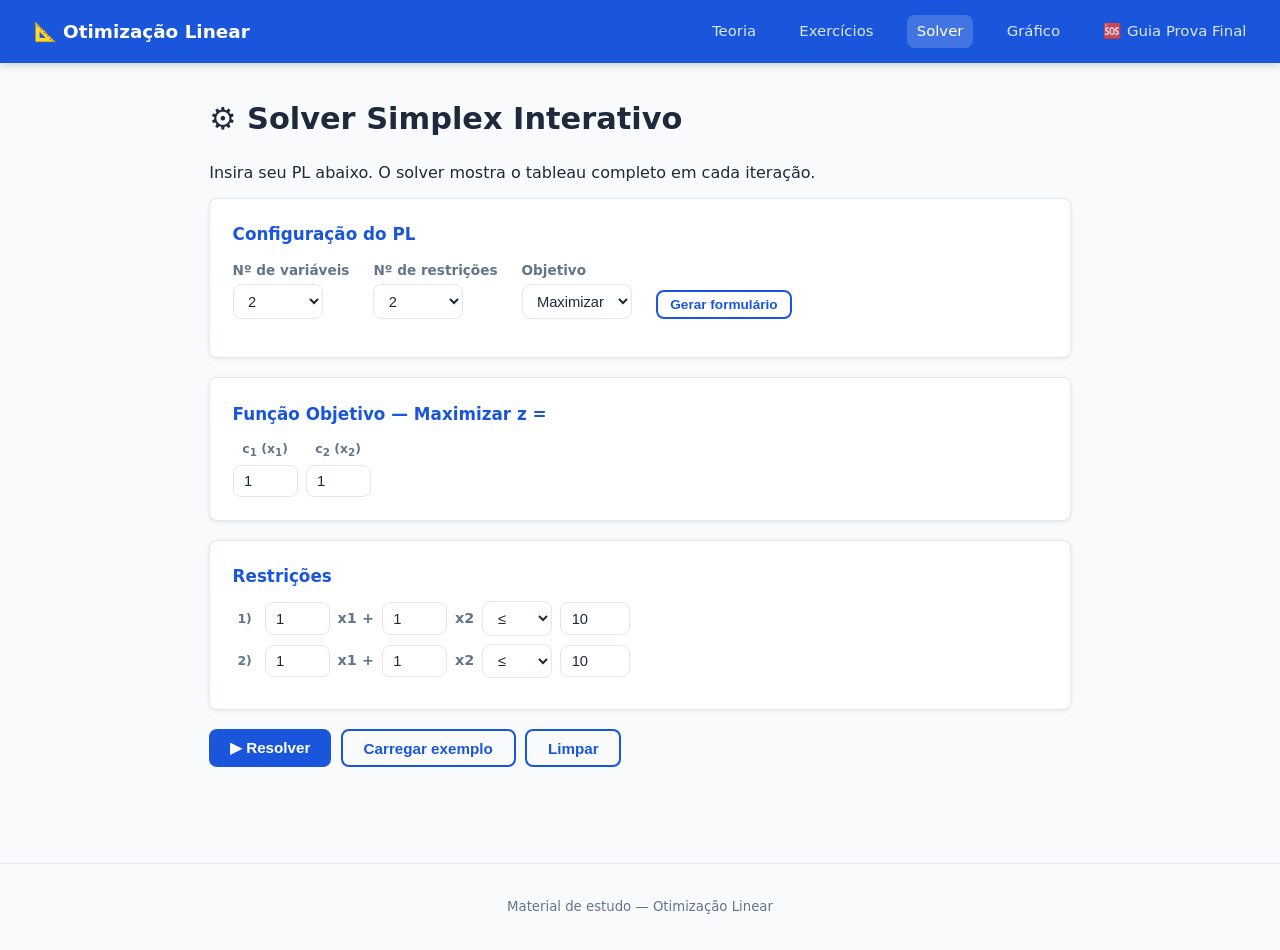
<file: solver.html>
<!DOCTYPE html>
<html lang="pt-BR">
<head>
  <meta charset="UTF-8">
  <meta name="viewport" content="width=device-width, initial-scale=1.0">
  <title>Solver Simplex — Otimização Linear</title>
  <link rel="stylesheet" href="style.css">
  <style>
    .constraint-row { display: flex; gap: .5rem; align-items: center; flex-wrap: wrap; margin-bottom: .5rem; }
    .constraint-row input { max-width: 70px; }
    .constraint-row select { max-width: 70px; }
    .constraint-row span { font-weight: 600; color: var(--text-muted); font-size: .9rem; min-width: 14px; text-align: center; }
    .iteration-header { font-weight: 700; color: var(--primary); margin: 1.4rem 0 .4rem; font-size: 1rem; }
    .obj-row { display: flex; gap: .5rem; align-items: center; flex-wrap: wrap; }
    .obj-row input { max-width: 70px; }
    #result-box { display: none; }
    .var-coef-grid { display: flex; gap: .5rem; flex-wrap: wrap; }
    .var-coef-group { display: flex; flex-direction: column; align-items: center; gap: .25rem; }
    .var-coef-group label { font-size: .78rem; color: var(--text-muted); font-weight: 600; }
    .var-coef-group input { max-width: 65px; }
  </style>
</head>
<body>

<nav>
  <a href="index.html" class="brand">📐 Otimização Linear</a>
  <a href="teoria.html">Teoria</a>
  <a href="exercicios.html">Exercícios</a>
  <a href="solver.html" class="active">Solver</a>
  <a href="grafico.html">Gráfico</a>
  <a href="guia-prova-final.html">🆘 Guia Prova Final</a>
</nav>

<main>
  <h1>⚙️ Solver Simplex Interativo</h1>
  <p>Insira seu PL abaixo. O solver mostra o tableau completo em cada iteração.</p>

  <!-- Configuração -->
  <div class="card">
    <div class="card-title">Configuração do PL</div>
    <div style="display:flex; gap:1.5rem; flex-wrap:wrap; align-items:center; margin-bottom:1rem;">
      <div>
        <label class="solver-label">Nº de variáveis</label>
        <select id="num-vars" style="max-width:90px">
          <option value="2">2</option>
          <option value="3">3</option>
          <option value="4">4</option>
        </select>
      </div>
      <div>
        <label class="solver-label">Nº de restrições</label>
        <select id="num-constrs" style="max-width:90px">
          <option value="2">2</option>
          <option value="3">3</option>
          <option value="4">4</option>
          <option value="5">5</option>
        </select>
      </div>
      <div>
        <label class="solver-label">Objetivo</label>
        <select id="obj-type" style="max-width:110px">
          <option value="max">Maximizar</option>
          <option value="min">Minimizar</option>
        </select>
      </div>
      <div style="align-self:flex-end">
        <button class="btn btn-outline btn-sm" onclick="buildForm()">Gerar formulário</button>
      </div>
    </div>
  </div>

  <!-- Formulário dinâmico -->
  <div id="pl-form" style="display:none">
    <div class="card">
      <div class="card-title" id="obj-label">Função Objetivo — Maximizar z =</div>
      <div class="var-coef-grid" id="obj-coefs"></div>
    </div>

    <div class="card">
      <div class="card-title">Restrições</div>
      <div id="constrs-container"></div>
    </div>

    <div class="btn-group">
      <button class="btn btn-primary" onclick="solve()">▶ Resolver</button>
      <button class="btn btn-outline" onclick="loadExample()">Carregar exemplo</button>
      <button class="btn btn-outline" onclick="clearForm()">Limpar</button>
    </div>
  </div>

  <!-- Resultado -->
  <div id="result-box">
    <h2>Resolução passo a passo</h2>
    <div id="result-content"></div>
  </div>
</main>

<footer>Material de estudo — Otimização Linear</footer>

<script>
// ─────────────────────────────────────────────
//  Construção do formulário
// ─────────────────────────────────────────────
function buildForm() {
  const nv = parseInt(document.getElementById('num-vars').value);
  const nc = parseInt(document.getElementById('num-constrs').value);
  const objType = document.getElementById('obj-type').value;

  document.getElementById('obj-label').textContent =
    `Função Objetivo — ${objType === 'max' ? 'Maximizar' : 'Minimizar'} z =`;

  // Coeficientes da FO
  const objDiv = document.getElementById('obj-coefs');
  objDiv.innerHTML = '';
  for (let j = 0; j < nv; j++) {
    const g = document.createElement('div');
    g.className = 'var-coef-group';
    g.innerHTML = `<label>c<sub>${j+1}</sub> (x<sub>${j+1}</sub>)</label>
                   <input type="number" id="c${j}" value="1" step="any">`;
    objDiv.appendChild(g);
  }

  // Restrições
  const cDiv = document.getElementById('constrs-container');
  cDiv.innerHTML = '';
  for (let i = 0; i < nc; i++) {
    const row = document.createElement('div');
    row.className = 'constraint-row';
    let html = `<span style="font-size:.78rem;color:var(--text-muted);min-width:24px">${i+1})</span>`;
    for (let j = 0; j < nv; j++) {
      html += `<input type="number" id="a${i}_${j}" value="1" step="any" style="max-width:65px">
               <span>${j < nv-1 ? 'x'+(j+1)+' +' : 'x'+(j+1)}</span>`;
    }
    html += `<select id="sign${i}" style="max-width:70px">
               <option value="le">≤</option>
               <option value="ge">≥</option>
               <option value="eq">=</option>
             </select>
             <input type="number" id="b${i}" value="10" step="any" style="max-width:70px">`;
    row.innerHTML = html;
    cDiv.appendChild(row);
  }

  document.getElementById('pl-form').style.display = 'block';
  document.getElementById('result-box').style.display = 'none';
}

function loadExample() {
  document.getElementById('num-vars').value = '2';
  document.getElementById('num-constrs').value = '2';
  document.getElementById('obj-type').value = 'max';
  buildForm();
  // z = 5x1 + 4x2
  document.getElementById('c0').value = 5;
  document.getElementById('c1').value = 4;
  // 6x1 + 4x2 <= 24
  document.getElementById('a0_0').value = 6;
  document.getElementById('a0_1').value = 4;
  document.getElementById('sign0').value = 'le';
  document.getElementById('b0').value = 24;
  // x1 + 2x2 <= 6
  document.getElementById('a1_0').value = 1;
  document.getElementById('a1_1').value = 2;
  document.getElementById('sign1').value = 'le';
  document.getElementById('b1').value = 6;
}

function clearForm() {
  document.getElementById('result-box').style.display = 'none';
}

// ─────────────────────────────────────────────
//  Solver principal
// ─────────────────────────────────────────────
function solve() {
  const nv = parseInt(document.getElementById('num-vars').value);
  const nc = parseInt(document.getElementById('num-constrs').value);
  const isMax = document.getElementById('obj-type').value === 'max';

  // Lê coeficientes
  const c = [];
  for (let j = 0; j < nv; j++) c.push(parseFloat(document.getElementById('c'+j).value) || 0);

  const A = [], b = [], signs = [];
  for (let i = 0; i < nc; i++) {
    const row = [];
    for (let j = 0; j < nv; j++) row.push(parseFloat(document.getElementById(`a${i}_${j}`).value) || 0);
    A.push(row);
    b.push(parseFloat(document.getElementById('b'+i).value) || 0);
    signs.push(document.getElementById('sign'+i).value);
  }

  // Converte para maximização (se minimização, nega c)
  const objC = isMax ? [...c] : c.map(v => -v);

  // Monta tableau aumentado com folgas/excessos/artificiais
  // Variáveis: x0..x(nv-1), folgas/excessos, artificiais
  // Formato interno: tableau[i] = linha com colunas [x0..xnv, e/s vars, b]
  const M = 1e6; // Big-M
  let ncols = nv;
  const slackCols = []; // índice global de cada variável de folga/excesso
  const artCols = [];   // índice global de cada variável artificial
  const signMap = [];   // 'le' | 'ge' | 'eq'

  for (let i = 0; i < nc; i++) {
    signMap.push(signs[i]);
    if (signs[i] === 'le') {
      slackCols.push({ row: i, col: ncols, type: 'slack' });
      ncols++;
    } else if (signs[i] === 'ge') {
      slackCols.push({ row: i, col: ncols, type: 'excess' });
      ncols++;
      artCols.push({ row: i, col: ncols });
      ncols++;
    } else { // eq
      artCols.push({ row: i, col: ncols });
      ncols++;
    }
  }

  // Linhas do tableau: nc restrições + 1 linha z
  const T = [];
  for (let i = 0; i < nc; i++) {
    const row = new Array(ncols + 1).fill(0);
    for (let j = 0; j < nv; j++) row[j] = A[i][j];
    row[ncols] = b[i]; // RHS
    T.push(row);
  }

  // Atribui folgas/excessos
  for (const s of slackCols) {
    T[s.row][s.col] = s.type === 'slack' ? 1 : -1;
  }
  // Atribui artificiais
  for (const a of artCols) {
    T[a.row][a.col] = 1;
  }

  // Linha z (coeficientes negativos para maximização)
  const zRow = new Array(ncols + 1).fill(0);
  for (let j = 0; j < nv; j++) zRow[j] = -objC[j];
  // Penalidade Big-M nas artificiais
  for (const a of artCols) zRow[a.col] = M;
  T.push(zRow);

  // Eliminar artificiais da linha z (subtrai M × linha da artificial)
  for (const a of artCols) {
    for (let k = 0; k <= ncols; k++) {
      T[nc][k] += M * T[a.row][k];
    }
  }

  // Base inicial
  const basis = new Array(nc);
  for (let i = 0; i < nc; i++) basis[i] = -1;
  for (const s of slackCols) { if (s.type === 'slack') basis[s.row] = s.col; }
  for (const a of artCols) basis[a.row] = a.col;

  // Nomes das variáveis
  const varNames = [];
  for (let j = 0; j < nv; j++) varNames.push(`x${j+1}`);
  for (const s of slackCols) varNames[s.col] = s.type === 'slack' ? `s${s.row+1}` : `e${s.row+1}`;
  for (const a of artCols) varNames[a.col] = `a${a.row+1}`;

  // ── Iterações ──
  const history = [];
  let iter = 0;
  const MAX_ITER = 30;

  history.push({ tableau: deepCopy(T), basis: [...basis], msg: 'Tableau inicial' });

  while (iter < MAX_ITER) {
    iter++;
    // Encontrar coluna pivô (mais negativo na linha z)
    let pivCol = -1, minVal = -1e-9;
    for (let j = 0; j < ncols; j++) {
      if (T[nc][j] < minVal) { minVal = T[nc][j]; pivCol = j; }
    }
    if (pivCol === -1) break; // Ótimo

    // Encontrar linha pivô (razão mínima)
    let pivRow = -1, minRatio = Infinity;
    for (let i = 0; i < nc; i++) {
      if (T[i][pivCol] > 1e-9) {
        const ratio = T[i][ncols] / T[i][pivCol];
        if (ratio < minRatio - 1e-9) { minRatio = ratio; pivRow = i; }
      }
    }

    if (pivRow === -1) {
      history.push({ msg: '⚠️ Problema ILIMITADO — nenhuma razão finita encontrada.', tableau: null });
      break;
    }

    // Pivoteamento
    const pivEl = T[pivRow][pivCol];
    for (let k = 0; k <= ncols; k++) T[pivRow][k] /= pivEl;
    for (let i = 0; i <= nc; i++) {
      if (i !== pivRow && Math.abs(T[i][pivCol]) > 1e-12) {
        const factor = T[i][pivCol];
        for (let k = 0; k <= ncols; k++) T[i][k] -= factor * T[pivRow][k];
      }
    }
    basis[pivRow] = pivCol;

    history.push({
      tableau: deepCopy(T),
      basis: [...basis],
      pivRow, pivCol,
      msg: `Iteração ${iter}: ${varNames[pivCol]} entra, ${varNames[basis[pivRow]]} sai`
    });
  }

  // Verifica artificiais na base
  let infeasible = false;
  for (let i = 0; i < nc; i++) {
    if (artCols.some(a => a.col === basis[i]) && Math.abs(T[i][ncols]) > 1e-6) {
      infeasible = true; break;
    }
  }

  // Renderiza
  renderResult(history, T, basis, varNames, ncols, nc, nv, isMax, infeasible, c, artCols);
}

function renderResult(history, T, basis, varNames, ncols, nc, nv, isMax, infeasible, c, artCols) {
  const box = document.getElementById('result-box');
  const content = document.getElementById('result-content');
  box.style.display = 'block';
  content.innerHTML = '';

  history.forEach((h, idx) => {
    const hdr = document.createElement('div');
    hdr.className = 'iteration-header';
    hdr.textContent = h.msg;
    content.appendChild(hdr);

    if (!h.tableau) return;

    const wrap = document.createElement('div');
    wrap.className = 'tableau-wrap';

    // Cabeçalho
    let html = '<table class="tableau"><thead><tr><th>Base</th>';
    for (let j = 0; j < ncols; j++) html += `<th>${varNames[j]}</th>`;
    html += '<th>b</th></tr></thead><tbody>';

    for (let i = 0; i < nc; i++) {
      html += `<tr><td class="basis">${varNames[h.basis[i]] ?? '?'}</td>`;
      for (let j = 0; j < ncols; j++) {
        const isPivot = h.pivRow === i && h.pivCol === j;
        const cls = isPivot ? ' class="pivot"' : '';
        html += `<td${cls}>${fmtNum(h.tableau[i][j])}</td>`;
      }
      html += `<td>${fmtNum(h.tableau[i][ncols])}</td></tr>`;
    }

    // Linha z
    const isLast = idx === history.length - 1;
    html += `<tr${isLast ? ' class="result"' : ''}><td><strong>z</strong></td>`;
    for (let j = 0; j < ncols; j++) html += `<td>${fmtNum(h.tableau[nc][j])}</td>`;
    html += `<td><strong>${fmtNum(h.tableau[nc][ncols])}</strong></td></tr>`;

    html += '</tbody></table>';
    wrap.innerHTML = html;
    content.appendChild(wrap);
  });

  // Solução final
  const resDiv = document.createElement('div');
  if (infeasible) {
    resDiv.innerHTML = '<div class="alert alert-warning"><strong>Problema INVIÁVEL</strong> — variáveis artificiais permanecem na base com valor positivo.</div>';
  } else {
    const zFinal = T[nc][ncols];
    const zVal = isMax ? zFinal : -zFinal;
    let sol = `<div class="alert alert-success"><strong>✅ Solução Ótima Encontrada</strong><br><br>`;
    for (let j = 0; j < nv; j++) {
      const bIdx = basis.indexOf(j);
      const val = bIdx >= 0 ? T[bIdx][ncols] : 0;
      sol += `x${j+1} = ${fmtNum(val)}<br>`;
    }
    sol += `<br><strong>z* = ${fmtNum(zVal)}</strong>`;

    // Preços sombra (valores na linha z nas colunas de folga originais)
    const slacks = [];
    for (let j = ncols - 1; j >= 0; j--) {
      if (varNames[j] && varNames[j].startsWith('s')) slacks.push(j);
    }
    if (slacks.length > 0) {
      sol += `<br><br><strong>Preços sombra:</strong> `;
      slacks.reverse().forEach((col, i) => {
        const ps = isMax ? T[nc][col] : -T[nc][col];
        sol += `y${i+1} = ${fmtNum(ps)}  `;
      });
    }
    sol += '</div>';
    resDiv.innerHTML = sol;
  }
  content.appendChild(resDiv);
  box.scrollIntoView({ behavior: 'smooth', block: 'start' });
}

function fmtNum(v) {
  if (Math.abs(v) < 1e-9) return '0';
  if (Number.isInteger(v)) return v.toString();
  // Tenta simplificar como fração
  const fr = toFraction(v);
  if (fr) return fr;
  return parseFloat(v.toFixed(4)).toString();
}

function toFraction(x) {
  const MAX_D = 64;
  let bestNum = Math.round(x), bestDen = 1, bestErr = Math.abs(x - bestNum);
  for (let d = 2; d <= MAX_D; d++) {
    const n = Math.round(x * d);
    const err = Math.abs(x - n / d);
    if (err < bestErr - 1e-10) { bestErr = err; bestNum = n; bestDen = d; }
  }
  if (bestErr < 1e-7 && bestDen > 1) return `${bestNum}/${bestDen}`;
  return null;
}

function deepCopy(arr) { return arr.map(r => [...r]); }

// Gera o formulário ao carregar
buildForm();
</script>

</body>
</html>
</file>
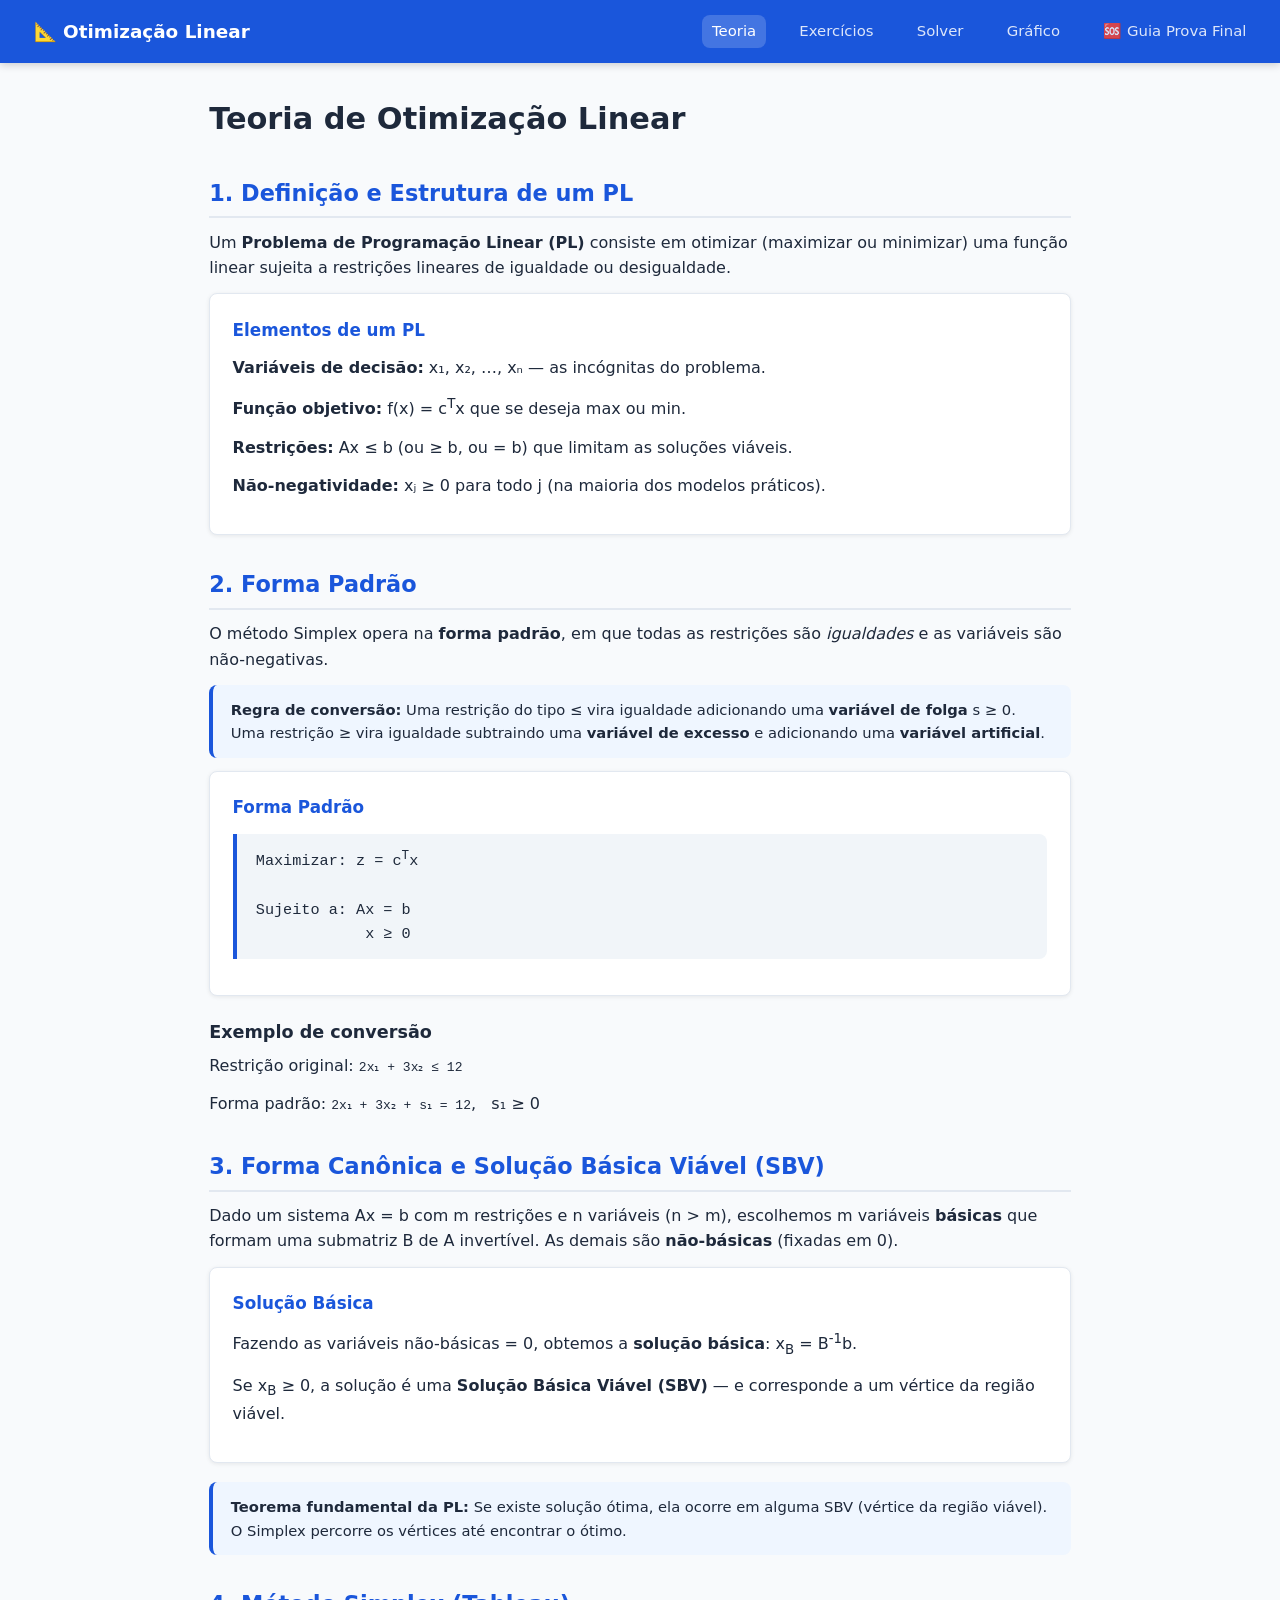
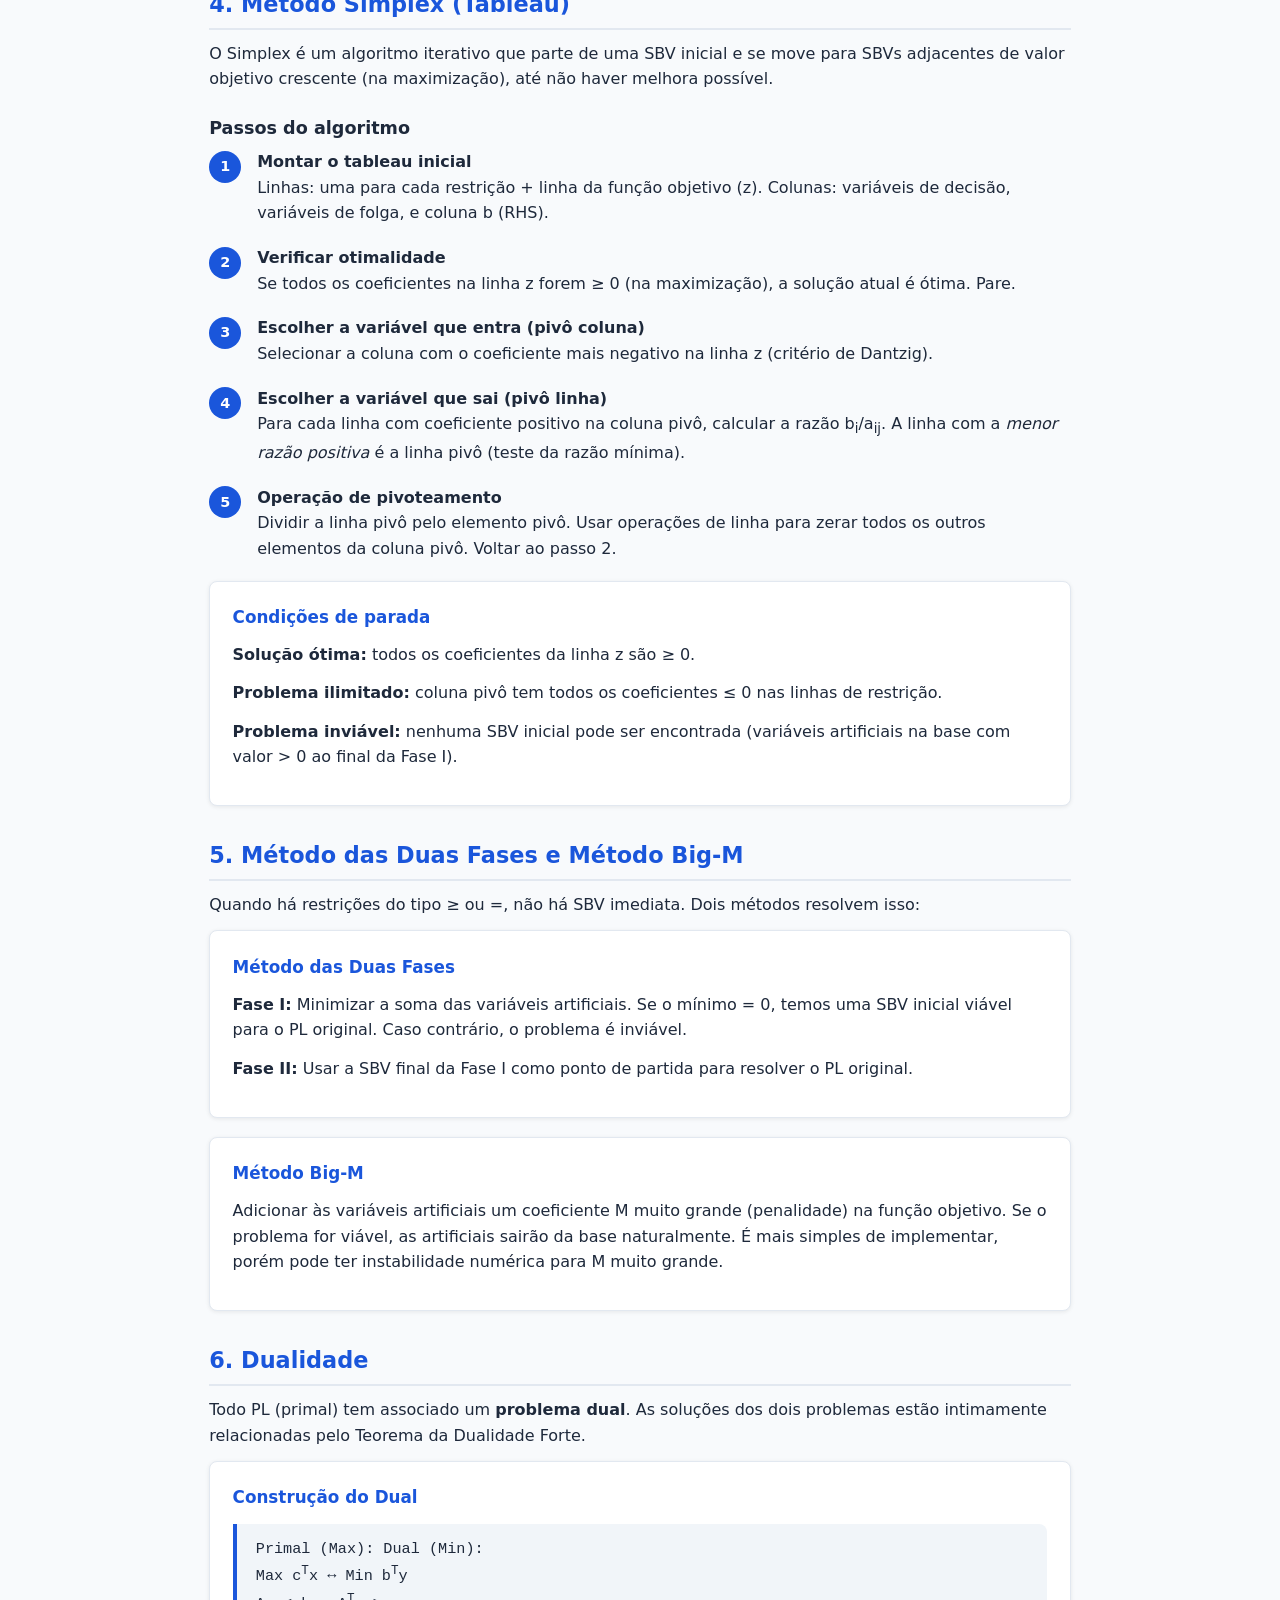
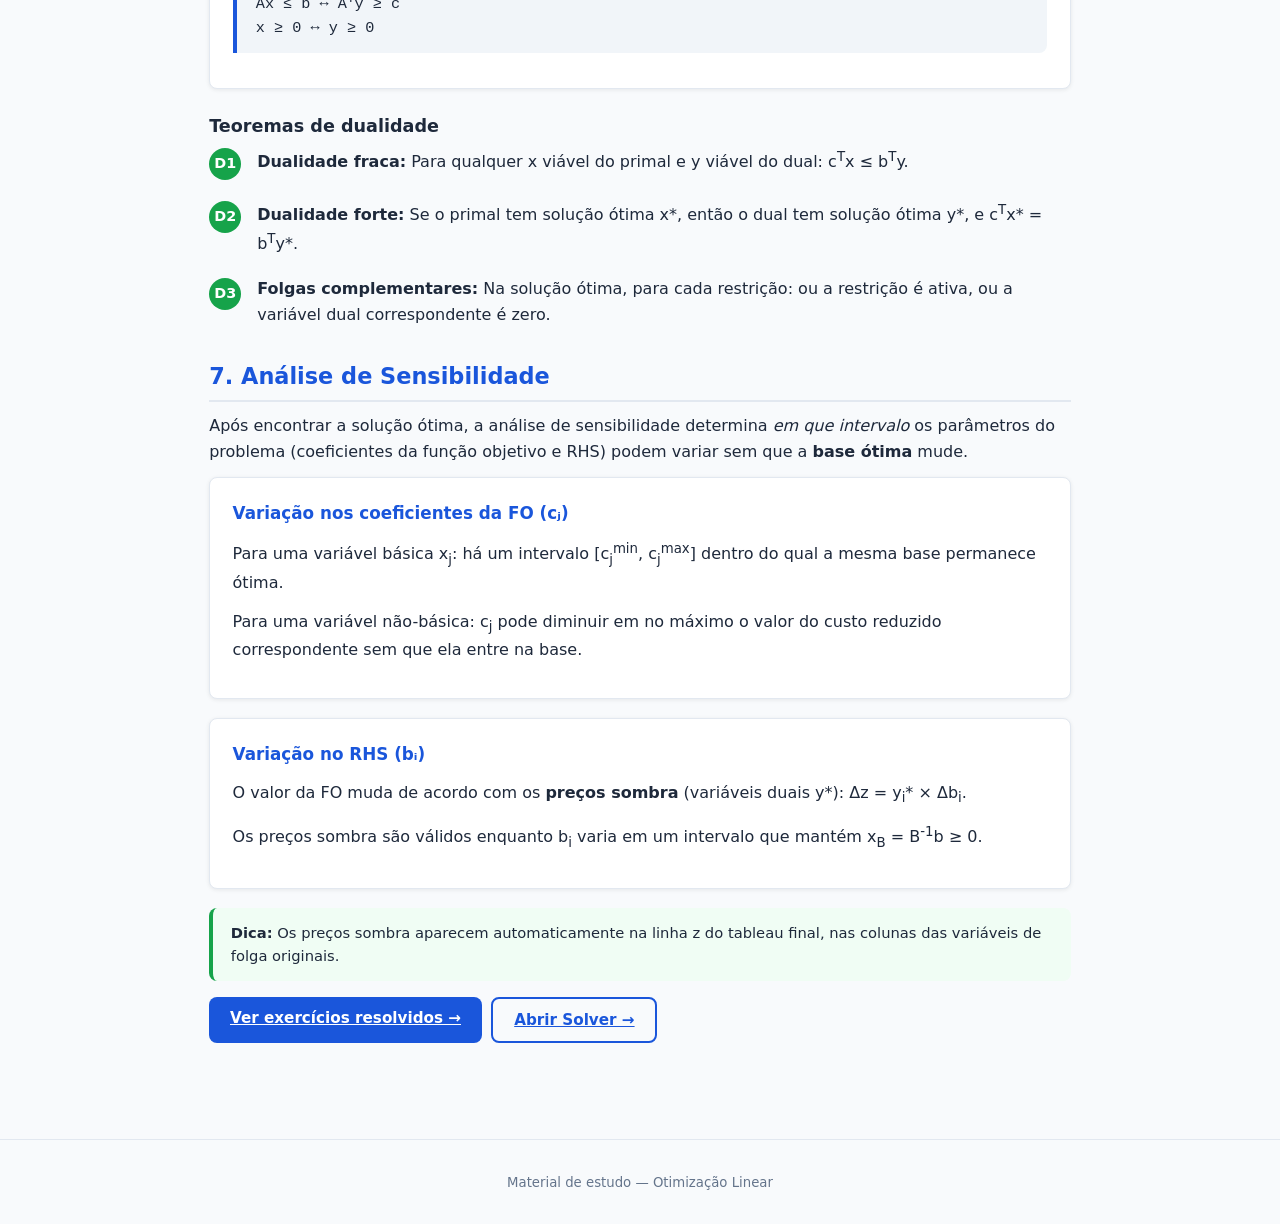
<file: teoria.html>
<!DOCTYPE html>
<html lang="pt-BR">
<head>
  <meta charset="UTF-8">
  <meta name="viewport" content="width=device-width, initial-scale=1.0">
  <title>Teoria — Otimização Linear</title>
  <link rel="stylesheet" href="style.css">
</head>
<body>

<nav>
  <a href="index.html" class="brand">📐 Otimização Linear</a>
  <a href="teoria.html" class="active">Teoria</a>
  <a href="exercicios.html">Exercícios</a>
  <a href="solver.html">Solver</a>
  <a href="grafico.html">Gráfico</a>
  <a href="guia-prova-final.html">🆘 Guia Prova Final</a>
</nav>

<main>
  <h1>Teoria de Otimização Linear</h1>

  <!-- ===== 1. Definição ===== -->
  <h2>1. Definição e Estrutura de um PL</h2>
  <p>
    Um <strong>Problema de Programação Linear (PL)</strong> consiste em otimizar (maximizar ou minimizar)
    uma função linear sujeita a restrições lineares de igualdade ou desigualdade.
  </p>

  <div class="card">
    <div class="card-title">Elementos de um PL</div>
    <p><strong>Variáveis de decisão:</strong> x₁, x₂, …, xₙ — as incógnitas do problema.</p>
    <p><strong>Função objetivo:</strong> f(x) = c<sup>T</sup>x que se deseja max ou min.</p>
    <p><strong>Restrições:</strong> Ax ≤ b (ou ≥ b, ou = b) que limitam as soluções viáveis.</p>
    <p><strong>Não-negatividade:</strong> xⱼ ≥ 0 para todo j (na maioria dos modelos práticos).</p>
  </div>

  <!-- ===== 2. Forma Padrão ===== -->
  <h2>2. Forma Padrão</h2>
  <p>
    O método Simplex opera na <strong>forma padrão</strong>, em que todas as restrições são
    <em>igualdades</em> e as variáveis são não-negativas.
  </p>

  <div class="alert alert-info">
    <strong>Regra de conversão:</strong> Uma restrição do tipo ≤ vira igualdade adicionando uma
    <strong>variável de folga</strong> s ≥ 0. Uma restrição ≥ vira igualdade subtraindo uma
    <strong>variável de excesso</strong> e adicionando uma <strong>variável artificial</strong>.
  </div>

  <div class="card">
    <div class="card-title">Forma Padrão</div>
    <div class="math-block">
      Maximizar:  z = c<sup>T</sup>x<br><br>
      Sujeito a:  Ax = b<br>
      &nbsp;&nbsp;&nbsp;&nbsp;&nbsp;&nbsp;&nbsp;&nbsp;&nbsp;&nbsp;&nbsp;&nbsp;x ≥ 0
    </div>
  </div>

  <h3>Exemplo de conversão</h3>
  <p>Restrição original: <code>2x₁ + 3x₂ ≤ 12</code></p>
  <p>Forma padrão: <code>2x₁ + 3x₂ + s₁ = 12</code>, &nbsp; s₁ ≥ 0</p>

  <!-- ===== 3. Forma Canônica ===== -->
  <h2>3. Forma Canônica e Solução Básica Viável (SBV)</h2>
  <p>
    Dado um sistema Ax = b com m restrições e n variáveis (n > m), escolhemos m variáveis
    <strong>básicas</strong> que formam uma submatriz B de A invertível. As demais são
    <strong>não-básicas</strong> (fixadas em 0).
  </p>

  <div class="card">
    <div class="card-title">Solução Básica</div>
    <p>
      Fazendo as variáveis não-básicas = 0, obtemos a <strong>solução básica</strong>:
      x<sub>B</sub> = B<sup>-1</sup>b.
    </p>
    <p>Se x<sub>B</sub> ≥ 0, a solução é uma <strong>Solução Básica Viável (SBV)</strong>
    — e corresponde a um vértice da região viável.</p>
  </div>

  <div class="alert alert-info">
    <strong>Teorema fundamental da PL:</strong> Se existe solução ótima, ela ocorre em alguma SBV
    (vértice da região viável). O Simplex percorre os vértices até encontrar o ótimo.
  </div>

  <!-- ===== 4. Método Simplex ===== -->
  <h2>4. Método Simplex (Tableau)</h2>
  <p>
    O Simplex é um algoritmo iterativo que parte de uma SBV inicial e se move para SBVs adjacentes
    de valor objetivo crescente (na maximização), até não haver melhora possível.
  </p>

  <h3>Passos do algoritmo</h3>

  <div class="step">
    <div class="step-num">1</div>
    <div>
      <strong>Montar o tableau inicial</strong><br>
      Linhas: uma para cada restrição + linha da função objetivo (z). Colunas: variáveis de decisão,
      variáveis de folga, e coluna b (RHS).
    </div>
  </div>

  <div class="step">
    <div class="step-num">2</div>
    <div>
      <strong>Verificar otimalidade</strong><br>
      Se todos os coeficientes na linha z forem ≥ 0 (na maximização), a solução atual é ótima. Pare.
    </div>
  </div>

  <div class="step">
    <div class="step-num">3</div>
    <div>
      <strong>Escolher a variável que entra (pivô coluna)</strong><br>
      Selecionar a coluna com o coeficiente mais negativo na linha z (critério de Dantzig).
    </div>
  </div>

  <div class="step">
    <div class="step-num">4</div>
    <div>
      <strong>Escolher a variável que sai (pivô linha)</strong><br>
      Para cada linha com coeficiente positivo na coluna pivô, calcular a razão b<sub>i</sub>/a<sub>ij</sub>.
      A linha com a <em>menor razão positiva</em> é a linha pivô (teste da razão mínima).
    </div>
  </div>

  <div class="step">
    <div class="step-num">5</div>
    <div>
      <strong>Operação de pivoteamento</strong><br>
      Dividir a linha pivô pelo elemento pivô. Usar operações de linha para zerar todos os outros
      elementos da coluna pivô. Voltar ao passo 2.
    </div>
  </div>

  <div class="card">
    <div class="card-title">Condições de parada</div>
    <p><strong>Solução ótima:</strong> todos os coeficientes da linha z são ≥ 0.</p>
    <p><strong>Problema ilimitado:</strong> coluna pivô tem todos os coeficientes ≤ 0 nas linhas de restrição.</p>
    <p><strong>Problema inviável:</strong> nenhuma SBV inicial pode ser encontrada (variáveis artificiais na base com valor > 0 ao final da Fase I).</p>
  </div>

  <!-- ===== 5. Duas Fases / Big-M ===== -->
  <h2>5. Método das Duas Fases e Método Big-M</h2>
  <p>
    Quando há restrições do tipo ≥ ou =, não há SBV imediata. Dois métodos resolvem isso:
  </p>

  <div class="card">
    <div class="card-title">Método das Duas Fases</div>
    <p>
      <strong>Fase I:</strong> Minimizar a soma das variáveis artificiais. Se o mínimo = 0, temos uma SBV
      inicial viável para o PL original. Caso contrário, o problema é inviável.
    </p>
    <p>
      <strong>Fase II:</strong> Usar a SBV final da Fase I como ponto de partida para resolver o PL original.
    </p>
  </div>

  <div class="card">
    <div class="card-title">Método Big-M</div>
    <p>
      Adicionar às variáveis artificiais um coeficiente M muito grande (penalidade) na função objetivo.
      Se o problema for viável, as artificiais sairão da base naturalmente. É mais simples de implementar,
      porém pode ter instabilidade numérica para M muito grande.
    </p>
  </div>

  <!-- ===== 6. Dualidade ===== -->
  <h2>6. Dualidade</h2>
  <p>
    Todo PL (primal) tem associado um <strong>problema dual</strong>. As soluções dos dois problemas
    estão intimamente relacionadas pelo Teorema da Dualidade Forte.
  </p>

  <div class="card">
    <div class="card-title">Construção do Dual</div>
    <div class="math-block">
      Primal (Max):          Dual (Min):<br>
      Max c<sup>T</sup>x  ↔  Min b<sup>T</sup>y<br>
      Ax ≤ b             ↔  A<sup>T</sup>y ≥ c<br>
      x ≥ 0              ↔  y ≥ 0
    </div>
  </div>

  <h3>Teoremas de dualidade</h3>
  <div class="step">
    <div class="step-num" style="background:#16a34a">D1</div>
    <div><strong>Dualidade fraca:</strong> Para qualquer x viável do primal e y viável do dual: c<sup>T</sup>x ≤ b<sup>T</sup>y.</div>
  </div>
  <div class="step">
    <div class="step-num" style="background:#16a34a">D2</div>
    <div><strong>Dualidade forte:</strong> Se o primal tem solução ótima x*, então o dual tem solução ótima y*, e c<sup>T</sup>x* = b<sup>T</sup>y*.</div>
  </div>
  <div class="step">
    <div class="step-num" style="background:#16a34a">D3</div>
    <div><strong>Folgas complementares:</strong> Na solução ótima, para cada restrição: ou a restrição é ativa, ou a variável dual correspondente é zero.</div>
  </div>

  <!-- ===== 7. Análise de Sensibilidade ===== -->
  <h2>7. Análise de Sensibilidade</h2>
  <p>
    Após encontrar a solução ótima, a análise de sensibilidade determina <em>em que intervalo</em>
    os parâmetros do problema (coeficientes da função objetivo e RHS) podem variar sem que a
    <strong>base ótima</strong> mude.
  </p>

  <div class="card">
    <div class="card-title">Variação nos coeficientes da FO (cⱼ)</div>
    <p>
      Para uma variável básica x<sub>j</sub>: há um intervalo [c<sub>j</sub><sup>min</sup>, c<sub>j</sub><sup>max</sup>]
      dentro do qual a mesma base permanece ótima.
    </p>
    <p>
      Para uma variável não-básica: c<sub>j</sub> pode diminuir em no máximo o valor do custo reduzido
      correspondente sem que ela entre na base.
    </p>
  </div>

  <div class="card">
    <div class="card-title">Variação no RHS (bᵢ)</div>
    <p>
      O valor da FO muda de acordo com os <strong>preços sombra</strong> (variáveis duais y*):
      Δz = y<sub>i</sub>* × Δb<sub>i</sub>.
    </p>
    <p>
      Os preços sombra são válidos enquanto b<sub>i</sub> varia em um intervalo que mantém x<sub>B</sub> = B<sup>-1</sup>b ≥ 0.
    </p>
  </div>

  <div class="alert alert-success">
    <strong>Dica:</strong> Os preços sombra aparecem automaticamente na linha z do tableau final,
    nas colunas das variáveis de folga originais.
  </div>

  <div class="btn-group">
    <a href="exercicios.html" class="btn btn-primary">Ver exercícios resolvidos →</a>
    <a href="solver.html" class="btn btn-outline">Abrir Solver →</a>
  </div>
</main>

<footer>
  Material de estudo — Otimização Linear
</footer>

</body>
</html>
</file>
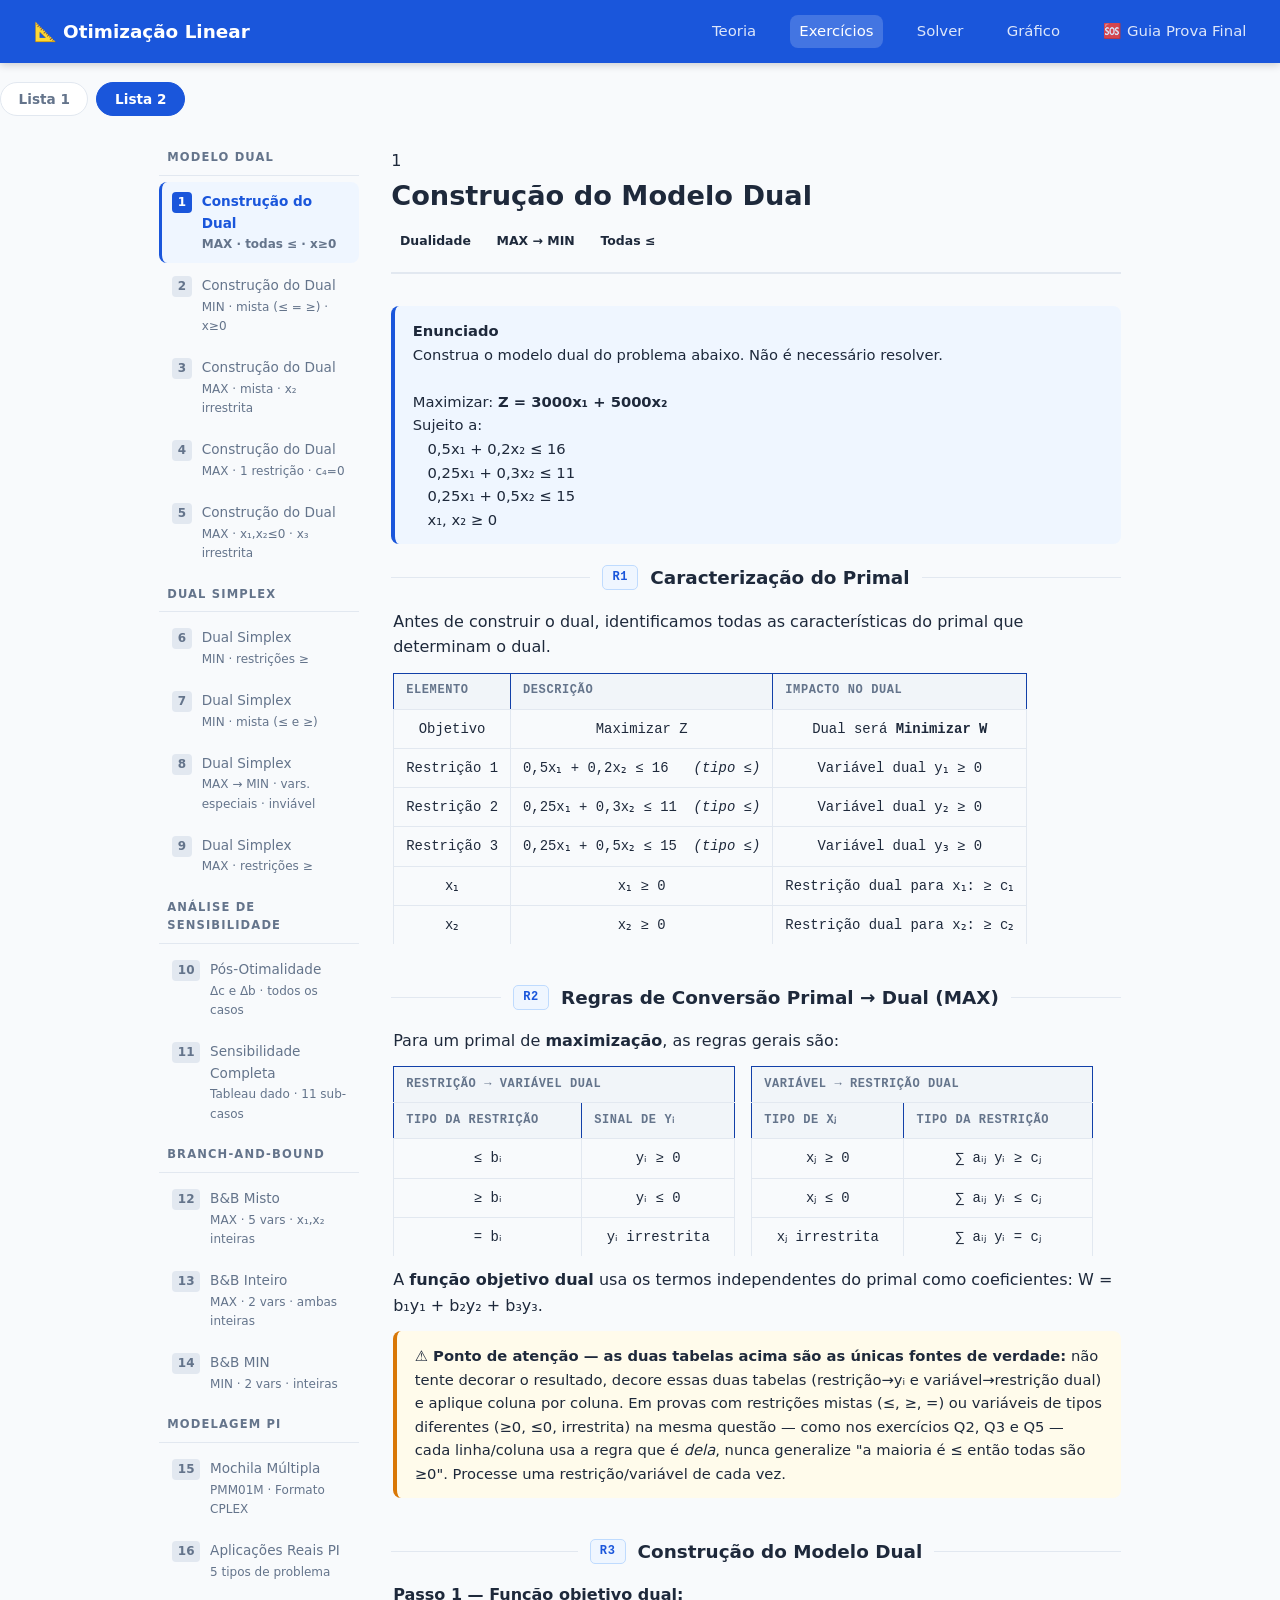
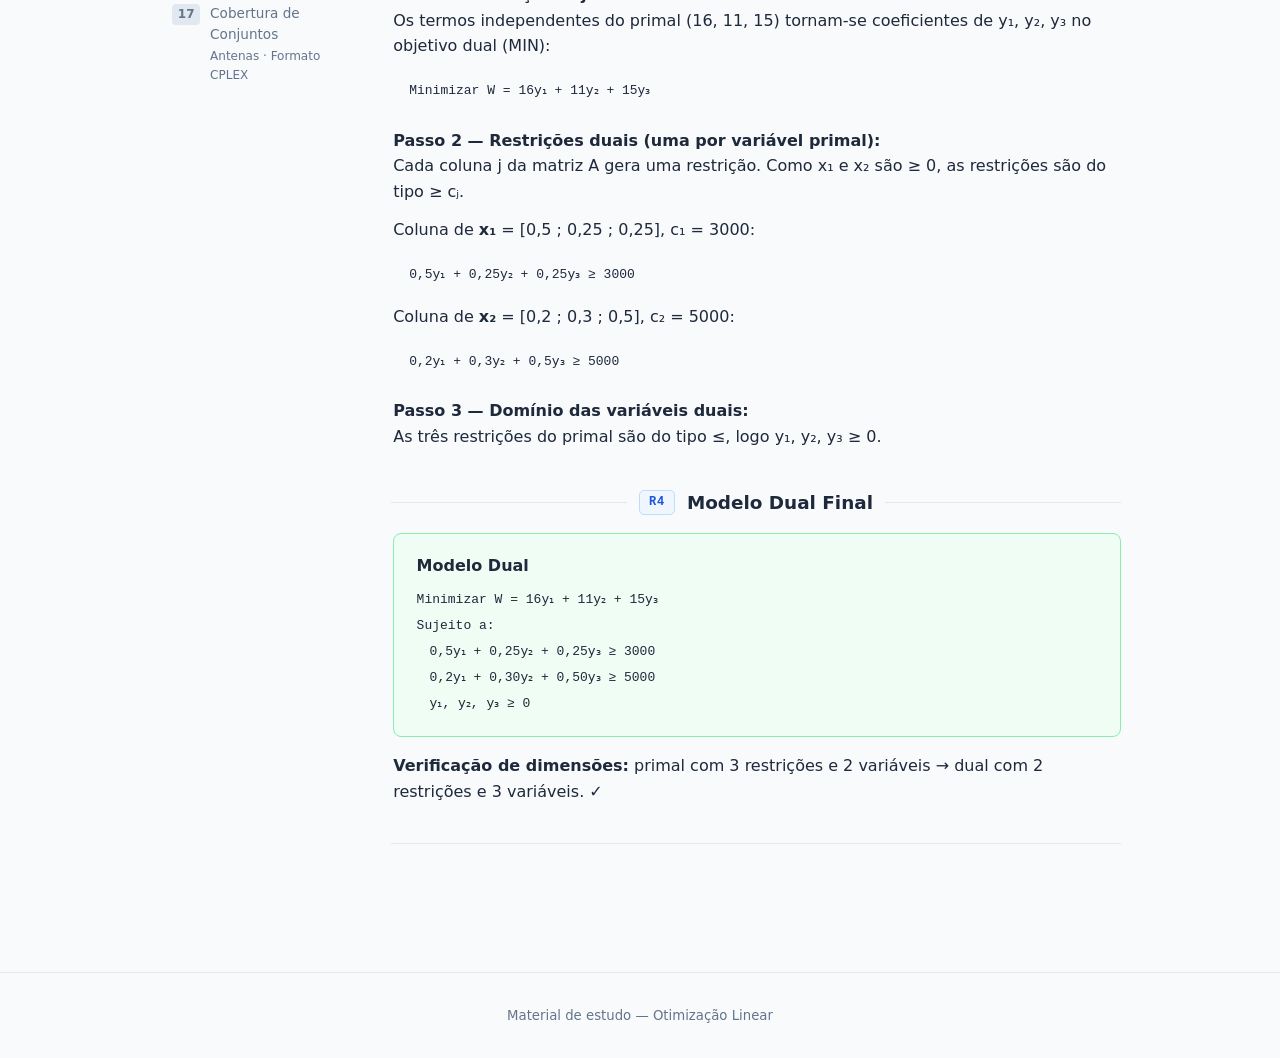
<file: pages/exercicios.html>
<!DOCTYPE html>
<html lang="pt-BR">
<head>
  <meta charset="UTF-8">
  <meta name="viewport" content="width=device-width, initial-scale=1.0">
  <title>Exercícios — Otimização Linear</title>
  <link rel="stylesheet" href="../assets/css/style.css">
  <style>
    /* ── Sidebar de exercícios ── */
    .ex-layout {
      display: grid;
      grid-template-columns: 200px 1fr;
      gap: 2rem;
      max-width: 1000px;
      margin: 2rem auto;
      padding: 0 1.2rem 3rem;
    }
    /* ── Mobile nav (substitui sidebar) ── */
    .ex-mobile-nav {
      display: none;
      padding: .6rem 1rem .2rem;
      max-width: 1000px;
      margin: 0 auto;
    }
    .ex-mobile-nav label {
      display: block;
      font-size: .72rem;
      font-weight: 700;
      text-transform: uppercase;
      letter-spacing: .08em;
      color: var(--text-muted);
      margin-bottom: .35rem;
    }
    .ex-mobile-nav select {
      width: 100%;
      padding: .55rem .8rem;
      border: 1px solid var(--border);
      border-radius: var(--radius);
      font-size: .9rem;
      background: var(--bg);
      color: var(--text);
      cursor: pointer;
      appearance: none;
      -webkit-appearance: none;
      background-image: url("data:image/svg+xml,%3Csvg xmlns='http://www.w3.org/2000/svg' width='12' height='12' viewBox='0 0 24 24' fill='none' stroke='%236b7280' stroke-width='2.5'%3E%3Cpath d='M6 9l6 6 6-6'/%3E%3C/svg%3E");
      background-repeat: no-repeat;
      background-position: right .8rem center;
      padding-right: 2.2rem;
    }

    /* ── Tablet (até 900px) ── */
    @media (max-width: 900px) {
      .ex-layout { grid-template-columns: 170px 1fr; gap: 1.2rem; padding: 0 1rem 2rem; }
      .ex-sidebar a { font-size: .8rem; padding: .45rem .5rem; }
      .ex-sidebar-meta { display: none; }
      table.gtbl, table.tgrid, table.rtbl { font-size: .82rem; }
      table.gtbl th, table.gtbl td { padding: 6px 9px; }
      table.tgrid th, table.tgrid td { padding: 6px 10px; }
    }

    /* ── Mobile (até 640px) ── */
    @media (max-width: 640px) {
      /* Layout principal */
      .ex-layout { grid-template-columns: 1fr; padding: 0 .6rem 2rem; gap: 0; }
      .ex-sidebar { display: none; }
      .ex-mobile-nav { display: block; padding: .5rem .6rem .2rem; }

      /* Todos os grids inline → coluna única */
      div[style*="display:grid"],
      div[style*="display: grid"] {
        grid-template-columns: 1fr !important;
        gap: .5rem !important;
      }

      /* Tabelas: scroll horizontal */
      .t-outer {
        max-width: calc(100vw - 1.2rem);
        overflow-x: auto;
        -webkit-overflow-scrolling: touch;
      }
      table.gtbl {
        display: block;
        overflow-x: auto;
        -webkit-overflow-scrolling: touch;
        font-size: .77rem;
        min-width: 0;
      }
      table.gtbl th, table.gtbl td {
        padding: 5px 7px;
        white-space: normal;
        word-break: break-word;
      }
      table.tgrid {
        font-size: .77rem;
        display: block;
        overflow-x: auto;
        -webkit-overflow-scrolling: touch;
      }
      table.tgrid th, table.tgrid td { padding: 5px 8px; }
      table.rtbl {
        display: block;
        overflow-x: auto;
        -webkit-overflow-scrolling: touch;
        font-size: .77rem;
      }
      table.rtbl th, table.rtbl td { padding: 5px 9px; }

      /* Blocos de código / math */
      .math-block {
        font-size: .75rem;
        padding: .6rem .8rem;
        overflow-x: auto;
        max-width: calc(100vw - 1.4rem);
        word-break: break-word;
      }
      .ops-block {
        font-size: .75rem;
        line-height: 1.65;
        padding: .5rem .7rem;
        overflow-x: auto;
      }

      /* Phase head: linhas decorativas somem, título quebra */
      .phase-head {
        flex-wrap: wrap;
        gap: .35rem;
        margin-bottom: .7rem;
      }
      .phase-line { display: none; }
      .phase-tag  { font-size: .7rem; padding: 2px 7px; }
      .phase-title { font-size: .92rem; width: 100%; }
      .phase-body { padding-left: 0; }
      .phase { margin-bottom: 1.6rem; }

      /* Cabeçalho da questão */
      .q-header { margin-bottom: 1.4rem; }
      .q-title { font-size: 1.1rem; }
      .q-num {
        min-width: 2rem !important;
        height: 2rem !important;
        font-size: .9rem !important;
      }
      .q-tags { gap: .35rem; }
      .q-tag  { font-size: .72rem; padding: 2px 8px; }

      /* Alertas */
      .alert { font-size: .83rem; padding: .55rem .75rem; }

      /* Result box */
      .result-box { padding: .7rem .9rem; }
      .result-vars { gap: .6rem; }
      .rv { font-size: .85rem; }

      /* Divs com borda inline (Q10 tipo 3, Q12–Q14) */
      div[style*="border:2px"],
      div[style*="border: 2px"] { padding: .65rem !important; }

      /* Iter title */
      .iter-title { font-size: .95rem; }

      /* Pills */
      .pill { font-size: .72rem; padding: 2px 8px; }
    }

    .ex-lista-tabs {
      display: flex;
      gap: .5rem;
      margin: 1.2rem 0 1rem;
    }
    .ex-lista-tab {
      font-family: inherit;
      font-size: .85rem;
      font-weight: 600;
      padding: .5rem 1.1rem;
      border-radius: 999px;
      border: 1px solid var(--border);
      background: var(--surface);
      color: var(--text-muted);
      cursor: pointer;
      transition: all .12s;
    }
    .ex-lista-tab:hover { background: #eff6ff; color: var(--text); }
    .ex-lista-tab.active {
      background: var(--primary);
      border-color: var(--primary);
      color: #fff;
    }

    .ex-sidebar {
      position: sticky;
      top: 72px;
      align-self: start;
    }

    .ex-sidebar-label {
      font-size: .72rem;
      font-weight: 700;
      letter-spacing: .1em;
      text-transform: uppercase;
      color: var(--text-muted);
      padding: 0 .5rem .5rem;
      border-bottom: 1px solid var(--border);
      margin-bottom: .4rem;
    }

    .ex-sidebar a {
      display: flex;
      align-items: flex-start;
      gap: .6rem;
      padding: .55rem .6rem;
      border-radius: var(--radius);
      text-decoration: none;
      color: var(--text-muted);
      font-size: .85rem;
      border-left: 3px solid transparent;
      transition: all .12s;
    }
    .ex-sidebar a:hover { background: #eff6ff; color: var(--text); }
    .ex-sidebar a.active {
      background: #eff6ff;
      color: var(--primary);
      border-left-color: var(--primary);
      font-weight: 600;
    }
    .ex-num {
      background: var(--border);
      color: var(--text-muted);
      border-radius: 4px;
      padding: 1px 6px;
      font-size: .75rem;
      font-weight: 700;
      flex-shrink: 0;
      margin-top: 1px;
    }
    .ex-sidebar a.active .ex-num {
      background: var(--primary);
      color: #fff;
    }
    .ex-sidebar-meta { font-size: .75rem; color: var(--text-muted); margin-top: 1px; }

    /* ── Phase header ── */
    .phase { margin-bottom: 2.4rem; }
    .phase-head {
      display: flex;
      align-items: center;
      gap: .75rem;
      margin-bottom: 1rem;
    }
    .phase-tag {
      background: #eff6ff;
      color: var(--primary);
      border: 1px solid #bfdbfe;
      border-radius: 5px;
      padding: 2px 9px;
      font-size: .75rem;
      font-weight: 700;
      letter-spacing: .06em;
      font-family: 'Courier New', monospace;
      flex-shrink: 0;
    }
    .phase-title {
      font-size: 1.15rem;
      font-weight: 600;
      color: var(--text);
    }
    .phase-line { flex: 1; height: 1px; background: var(--border); }
    .phase-body { padding-left: 2px; }

    /* ── Pills ── */
    .pills { display: flex; gap: .5rem; flex-wrap: wrap; margin-bottom: .8rem; }
    .pill {
      font-size: .78rem;
      font-weight: 600;
      padding: 2px 10px;
      border-radius: 999px;
      border: 1px solid;
    }
    .pill-ok    { background: #dcfce7; color: #15803d; border-color: #86efac; }
    .pill-warn  { background: #fee2e2; color: #b91c1c; border-color: #fca5a5; }
    .pill-done  { background: var(--primary); color: #fff; border-color: var(--primary); }

    /* ── Ratio table ── */
    table.rtbl {
      border-collapse: collapse;
      font-size: .87rem;
      font-family: 'Courier New', monospace;
      margin: .8rem 0;
    }
    table.rtbl th {
      background: #f1f5f9;
      color: var(--text-muted);
      font-size: .75rem;
      font-weight: 700;
      letter-spacing: .05em;
      text-transform: uppercase;
      padding: 6px 14px;
      border: 1px solid var(--border);
      text-align: center;
    }
    table.rtbl td {
      padding: 6px 14px;
      border: 1px solid var(--border);
      text-align: center;
      color: var(--text);
    }
    table.rtbl tr.winner td { background: #eff6ff; color: var(--primary); font-weight: 700; }
    table.rtbl td.skip { color: var(--text-muted); font-style: italic; }

    /* ── Tableau com coluna de base separada ── */
    .t-outer { display: flex; align-items: stretch; overflow-x: auto; margin: .8rem 0; }
    .t-base-col {
      display: flex;
      flex-direction: column;
      border-right: 2px solid var(--primary);
      padding-right: 10px;
      flex-shrink: 0;
    }
    .t-base-spacer { height: 36px; }
    .t-base-cell {
      display: flex;
      align-items: center;
      justify-content: flex-end;
      font-family: 'Courier New', monospace;
      font-size: .88rem;
      font-weight: 700;
      color: var(--primary);
      height: 38px;
      padding: 0 6px;
    }
    table.tgrid { border-collapse: collapse; font-family: 'Courier New', monospace; font-size: .9rem; }
    table.tgrid th {
      background: var(--primary);
      color: #fff;
      padding: 7px 18px;
      text-align: center;
      border: 1px solid #1240a8;
      font-size: .8rem;
      letter-spacing: .03em;
      height: 36px;
      white-space: nowrap;
    }
    table.tgrid td {
      padding: 8px 18px;
      text-align: center;
      border: 1px solid var(--border);
      color: var(--text);
      height: 38px;
      white-space: nowrap;
    }
    table.tgrid td.t-z    { color: var(--text-muted); background: #f8fafc; font-size: .8rem; }
    table.tgrid td.t-pc   { background: #fffbeb; }
    table.tgrid td.t-pr   { background: #eff6ff; }
    table.tgrid td.t-pv   { background: var(--primary); color: #fff; font-weight: 700; font-size: 1rem; }
    table.tgrid td.t-neg  { color: var(--danger); font-weight: 700; background: #fef2f2; }
    table.tgrid td.t-opt  { color: var(--success); font-weight: 700; background: #f0fdf4; }
    table.tgrid td.t-dim  { color: var(--text-muted); }

    /* ── Pivot info row ── */
    .pv-row { display: flex; gap: 1.2rem; flex-wrap: wrap; margin: .7rem 0; }
    .pv-item { display: flex; align-items: center; gap: .4rem; font-size: .88rem; color: var(--text); }
    .pv-dot  { width: 9px; height: 9px; border-radius: 50%; flex-shrink: 0; }

    /* ── Operations block ── */
    .ops-block {
      background: #f8fafc;
      border: 1px solid var(--border);
      border-left: 3px solid var(--border);
      border-radius: 0 var(--radius) var(--radius) 0;
      padding: .7rem 1rem;
      margin: .6rem 0 1rem;
      font-family: 'Courier New', monospace;
      font-size: .88rem;
      line-height: 2;
      color: var(--text-muted);
    }

    /* ── Legend grid ── */
    .legend-grid {
      display: grid;
      grid-template-columns: repeat(auto-fit, minmax(200px, 1fr));
      gap: .5rem;
      margin: .8rem 0 1.2rem;
    }
    .legend-item { display: flex; align-items: center; gap: .5rem; font-size: .82rem; color: var(--text-muted); }
    .legend-swatch { width: 16px; height: 16px; border-radius: 3px; border: 1px solid var(--border); flex-shrink: 0; }

    /* ── Result box ── */
    .result-box {
      background: #f0fdf4;
      border: 1px solid #86efac;
      border-radius: var(--radius);
      padding: 1.2rem 1.4rem;
      margin: 1rem 0;
    }
    .result-box h4 { font-size: 1rem; font-weight: 600; color: var(--success); margin-bottom: .6rem; }
    .result-vars { display: flex; gap: 1.4rem; flex-wrap: wrap; }
    .rv { font-family: 'Courier New', monospace; font-size: .95rem; color: var(--text); }
    .rv span { color: var(--success); font-weight: 700; }

    /* ── Verify rows ── */
    .v-row {
      display: flex;
      align-items: center;
      gap: .8rem;
      font-family: 'Courier New', monospace;
      font-size: .88rem;
      padding: .6rem 0;
      border-bottom: 1px solid var(--border);
      color: var(--text);
    }
    .v-row:last-child { border-bottom: none; }

    /* ── Questão header ── */
    .q-header {
      padding-bottom: 1.2rem;
      border-bottom: 2px solid var(--border);
      margin-bottom: 2rem;
    }
    .q-label { font-size: .75rem; font-weight: 700; letter-spacing: .1em; text-transform: uppercase; color: var(--primary); margin-bottom: .3rem; }
    .q-title { font-size: 1.7rem; font-weight: 700; color: var(--text); margin-bottom: .7rem; }
    .q-tags  { display: flex; gap: .5rem; flex-wrap: wrap; }
    .q-tag   { font-size: .78rem; font-weight: 600; padding: 2px 10px; border-radius: 999px; border: 1px solid; }
    .qt-method { background: #eff6ff; color: var(--primary); border-color: #bfdbfe; }
    .qt-result { background: #dcfce7; color: #15803d; border-color: #86efac; font-family: 'Courier New', monospace; }

    .divider { height: 1px; background: var(--border); margin: 1.8rem 0; }
    .iter-title { font-size: 1.05rem; font-weight: 600; color: var(--text); margin: 1.4rem 0 .8rem; }

    /* ── Generic table inside card ── */
    table.gtbl { width: 100%; border-collapse: collapse; font-size: .87rem; }
    table.gtbl th { background: #f1f5f9; color: var(--text-muted); font-size: .75rem; font-weight: 700; text-transform: uppercase; letter-spacing: .05em; padding: 7px 12px; text-align: left; border-bottom: 1px solid var(--border); }
    table.gtbl td { padding: 8px 12px; border-bottom: 1px solid var(--border); color: var(--text); vertical-align: top; }
    table.gtbl tr:last-child td { border-bottom: none; }
    table.gtbl tr.hl td { background: #eff6ff; }
    table.gtbl tr.hl td:first-child { border-left: 2px solid var(--primary); }
  </style>
</head>
<body>

<nav>
  <a href="../index.html" class="brand">📐 Otimização Linear</a>
  <a href="teoria.html">Teoria</a>
  <a href="exercicios.html" class="active">Exercícios</a>
  <a href="solver.html">Solver</a>
  <a href="grafico.html">Gráfico</a>
  <a href="guia-prova-final.html">🆘 Guia Prova Final</a>
</nav>

<!-- ── Abas: Lista 1 / Lista 2 ── -->
<div class="ex-lista-tabs">
  <button type="button" class="ex-lista-tab" data-lista="1">Lista 1</button>
  <button type="button" class="ex-lista-tab active" data-lista="2">Lista 2</button>
</div>

<!-- ── Navegação mobile (visível apenas em telas pequenas) ── -->
<div class="ex-mobile-nav" data-lista="1" style="display:none">
  <label for="ex-select-l1">Selecionar exercício</label>
  <select id="ex-select-l1">
    <optgroup label="Simplex Primal">
      <option value="l1-q13">Q13 — MAX · Simplex direto</option>
      <option value="l1-q14">Q14 — MAX · Simplex · Ilimitado</option>
      <option value="l1-q16">Q16 — MAX · Simplex · 4 variáveis</option>
      <option value="l1-q17">Q17 — MIN · Simplex direto</option>
    </optgroup>
    <optgroup label="Duas Fases">
      <option value="l1-q18">Q18 — MAX · restrições ≥ · Duas Fases</option>
      <option value="l1-q19">Q19 — MIN · Duas Fases · empates</option>
      <option value="l1-q21">Q21 — MAX · Duas Fases · x₂ irrestrito · Ilimitado</option>
    </optgroup>
  </select>
</div>

<div class="ex-mobile-nav" data-lista="2">
  <label for="ex-select-l2">Selecionar exercício</label>
  <select id="ex-select-l2">
    <optgroup label="Modelo Dual">
      <option value="q1">Q1 — MAX · todas ≤ · x≥0</option>
      <option value="q2">Q2 — MIN · mista (≤ = ≥)</option>
      <option value="q3">Q3 — MAX · mista · x₂ irrestrita</option>
      <option value="q4">Q4 — MAX · 1 restrição · c₄=0</option>
      <option value="q5">Q5 — MAX · x₁,x₂≤0 · x₃ irrestrita</option>
    </optgroup>
    <optgroup label="Dual Simplex">
      <option value="q6">Q6 — MIN · restrições ≥</option>
      <option value="q7">Q7 — MIN · mista (≤ e ≥)</option>
      <option value="q8">Q8 — MAX→MIN · inviável</option>
      <option value="q9">Q9 — MAX · restrições ≥</option>
    </optgroup>
    <optgroup label="Análise de Sensibilidade">
      <option value="q10">Q10 — Pós-Otimalidade · Δc e Δb</option>
      <option value="q11">Q11 — Sensibilidade · Tableau dado · 11 casos</option>
    </optgroup>
    <optgroup label="Branch-and-Bound">
      <option value="q12">Q12 — B&amp;B MAX · x₁,x₂ inteiros</option>
      <option value="q13">Q13 — B&amp;B MAX · todas inteiras</option>
      <option value="q14">Q14 — B&amp;B MIN · inteiras</option>
    </optgroup>
    <optgroup label="Modelagem PI">
      <option value="q15">Q15 — Mochila Múltipla · CPLEX</option>
      <option value="q16">Q16 — Aplicações Reais PI</option>
      <option value="q17">Q17 — Cobertura de Conjuntos · CPLEX</option>
    </optgroup>
  </select>
</div>

<div class="ex-layout">

  <!-- ── Sidebar Lista 1 ── -->
  <aside class="ex-sidebar" data-lista="1" style="display:none">
    <div class="ex-sidebar-label">Simplex Primal</div>
    <a href="#l1-q13" style="margin-top:.2rem;">
      <span class="ex-num">13</span>
      <div><div>Simplex Primal</div><div class="ex-sidebar-meta">MAX · direto</div></div>
    </a>
    <a href="#l1-q14" style="margin-top:.2rem;">
      <span class="ex-num">14</span>
      <div><div>Simplex Primal</div><div class="ex-sidebar-meta">MAX · Ilimitado</div></div>
    </a>
    <a href="#l1-q16" style="margin-top:.2rem;">
      <span class="ex-num">16</span>
      <div><div>Simplex Primal</div><div class="ex-sidebar-meta">MAX · 4 variáveis</div></div>
    </a>
    <a href="#l1-q17" style="margin-top:.2rem;">
      <span class="ex-num">17</span>
      <div><div>Simplex Primal</div><div class="ex-sidebar-meta">MIN · direto</div></div>
    </a>
    <div class="ex-sidebar-label" style="margin-top:.8rem;">Duas Fases</div>
    <a href="#l1-q18" style="margin-top:.2rem;">
      <span class="ex-num">18</span>
      <div><div>Duas Fases</div><div class="ex-sidebar-meta">MAX · restrições ≥</div></div>
    </a>
    <a href="#l1-q19" style="margin-top:.2rem;">
      <span class="ex-num">19</span>
      <div><div>Duas Fases</div><div class="ex-sidebar-meta">MIN · empates</div></div>
    </a>
    <a href="#l1-q21" style="margin-top:.2rem;">
      <span class="ex-num">21</span>
      <div><div>Duas Fases</div><div class="ex-sidebar-meta">MAX · x₂ irrestrito · Ilimitado</div></div>
    </a>
  </aside>

  <!-- ── Sidebar Lista 2 ── -->
  <aside class="ex-sidebar" data-lista="2">
    <div class="ex-sidebar-label">Modelo Dual</div>
    <a href="#q1" style="margin-top:.2rem;">
      <span class="ex-num">1</span>
      <div>
        <div>Construção do Dual</div>
        <div class="ex-sidebar-meta">MAX · todas ≤ · x≥0</div>
      </div>
    </a>
    <a href="#q2" style="margin-top:.2rem;">
      <span class="ex-num">2</span>
      <div>
        <div>Construção do Dual</div>
        <div class="ex-sidebar-meta">MIN · mista (≤ = ≥) · x≥0</div>
      </div>
    </a>
    <a href="#q3" style="margin-top:.2rem;">
      <span class="ex-num">3</span>
      <div>
        <div>Construção do Dual</div>
        <div class="ex-sidebar-meta">MAX · mista · x₂ irrestrita</div>
      </div>
    </a>
    <a href="#q4" style="margin-top:.2rem;">
      <span class="ex-num">4</span>
      <div>
        <div>Construção do Dual</div>
        <div class="ex-sidebar-meta">MAX · 1 restrição · c₄=0</div>
      </div>
    </a>
    <a href="#q5" style="margin-top:.2rem;">
      <span class="ex-num">5</span>
      <div>
        <div>Construção do Dual</div>
        <div class="ex-sidebar-meta">MAX · x₁,x₂≤0 · x₃ irrestrita</div>
      </div>
    </a>
    <div class="ex-sidebar-label" style="margin-top:.8rem;">Dual Simplex</div>
    <a href="#q6" style="margin-top:.2rem;">
      <span class="ex-num">6</span>
      <div>
        <div>Dual Simplex</div>
        <div class="ex-sidebar-meta">MIN · restrições ≥</div>
      </div>
    </a>
    <a href="#q7" style="margin-top:.2rem;">
      <span class="ex-num">7</span>
      <div>
        <div>Dual Simplex</div>
        <div class="ex-sidebar-meta">MIN · mista (≤ e ≥)</div>
      </div>
    </a>
    <a href="#q8" style="margin-top:.2rem;">
      <span class="ex-num">8</span>
      <div>
        <div>Dual Simplex</div>
        <div class="ex-sidebar-meta">MAX → MIN · vars. especiais · inviável</div>
      </div>
    </a>
    <a href="#q9" style="margin-top:.2rem;">
      <span class="ex-num">9</span>
      <div>
        <div>Dual Simplex</div>
        <div class="ex-sidebar-meta">MAX · restrições ≥</div>
      </div>
    </a>
    <div class="ex-sidebar-label" style="margin-top:.8rem;">Análise de Sensibilidade</div>
    <a href="#q10" style="margin-top:.2rem;">
      <span class="ex-num">10</span>
      <div>
        <div>Pós-Otimalidade</div>
        <div class="ex-sidebar-meta">Δc e Δb · todos os casos</div>
      </div>
    </a>
    <a href="#q11" style="margin-top:.2rem;">
      <span class="ex-num">11</span>
      <div>
        <div>Sensibilidade Completa</div>
        <div class="ex-sidebar-meta">Tableau dado · 11 sub-casos</div>
      </div>
    </a>
    <div class="ex-sidebar-label" style="margin-top:.8rem;">Branch-and-Bound</div>
    <a href="#q12" style="margin-top:.2rem;">
      <span class="ex-num">12</span>
      <div>
        <div>B&amp;B Misto</div>
        <div class="ex-sidebar-meta">MAX · 5 vars · x₁,x₂ inteiras</div>
      </div>
    </a>
    <a href="#q13" style="margin-top:.2rem;">
      <span class="ex-num">13</span>
      <div>
        <div>B&amp;B Inteiro</div>
        <div class="ex-sidebar-meta">MAX · 2 vars · ambas inteiras</div>
      </div>
    </a>
    <a href="#q14" style="margin-top:.2rem;">
      <span class="ex-num">14</span>
      <div>
        <div>B&amp;B MIN</div>
        <div class="ex-sidebar-meta">MIN · 2 vars · inteiras</div>
      </div>
    </a>
    <div class="ex-sidebar-label" style="margin-top:.8rem;">Modelagem PI</div>
    <a href="#q15" style="margin-top:.2rem;">
      <span class="ex-num">15</span>
      <div>
        <div>Mochila Múltipla</div>
        <div class="ex-sidebar-meta">PMM01M · Formato CPLEX</div>
      </div>
    </a>
    <a href="#q16" style="margin-top:.2rem;">
      <span class="ex-num">16</span>
      <div>
        <div>Aplicações Reais PI</div>
        <div class="ex-sidebar-meta">5 tipos de problema</div>
      </div>
    </a>
    <a href="#q17" style="margin-top:.2rem;">
      <span class="ex-num">17</span>
      <div>
        <div>Cobertura de Conjuntos</div>
        <div class="ex-sidebar-meta">Antenas · Formato CPLEX</div>
      </div>
    </a>
  </aside>

  <!-- ── Conteúdo principal ── -->

  <!-- ════════════════════════════════════════════════════════════
       Q1 — Modelo Dual: MAX, todas restrições ≤, xⱼ ≥ 0
  ════════════════════════════════════════════════════════════ -->
  <div id="q1" style="display:none">

    <div class="q-header">
      <div class="q-num">1</div>
      <div>
        <div class="q-title">Construção do Modelo Dual</div>
        <div class="q-tags">
          <span class="badge">Dualidade</span>
          <span class="badge">MAX → MIN</span>
          <span class="badge">Todas ≤</span>
        </div>
      </div>
    </div>

    <!-- Enunciado -->
    <div class="alert alert-info" style="margin-bottom:1.2rem;">
      <strong>Enunciado</strong><br>
      Construa o modelo dual do problema abaixo. Não é necessário resolver.<br><br>
      Maximizar: <strong>Z = 3000x₁ + 5000x₂</strong><br>
      Sujeito a:<br>
      &emsp;0,5x₁ + 0,2x₂ ≤ 16<br>
      &emsp;0,25x₁ + 0,3x₂ ≤ 11<br>
      &emsp;0,25x₁ + 0,5x₂ ≤ 15<br>
      &emsp;x₁, x₂ ≥ 0
    </div>

    <!-- R1 — Caracterização -->
    <div class="phase">
      <div class="phase-head">
        <div class="phase-line"></div>
        <div class="phase-tag">R1</div>
        <div class="phase-title">Caracterização do Primal</div>
        <div class="phase-line"></div>
      </div>
      <div class="phase-body">
        <p>Antes de construir o dual, identificamos todas as características do primal que determinam o dual.</p>
        <table class="tgrid gtbl" style="max-width:600px;">
          <thead><tr><th>Elemento</th><th>Descrição</th><th>Impacto no Dual</th></tr></thead>
          <tbody>
            <tr><td>Objetivo</td><td>Maximizar Z</td><td>Dual será <strong>Minimizar W</strong></td></tr>
            <tr><td>Restrição 1</td><td>0,5x₁ + 0,2x₂ ≤ 16 &nbsp;&nbsp;<em>(tipo ≤)</em></td><td>Variável dual y₁ ≥ 0</td></tr>
            <tr><td>Restrição 2</td><td>0,25x₁ + 0,3x₂ ≤ 11 &nbsp;<em>(tipo ≤)</em></td><td>Variável dual y₂ ≥ 0</td></tr>
            <tr><td>Restrição 3</td><td>0,25x₁ + 0,5x₂ ≤ 15 &nbsp;<em>(tipo ≤)</em></td><td>Variável dual y₃ ≥ 0</td></tr>
            <tr><td>x₁</td><td>x₁ ≥ 0</td><td>Restrição dual para x₁: ≥ c₁</td></tr>
            <tr><td>x₂</td><td>x₂ ≥ 0</td><td>Restrição dual para x₂: ≥ c₂</td></tr>
          </tbody>
        </table>
      </div>
    </div>

    <!-- R2 — Regras de conversão -->
    <div class="phase">
      <div class="phase-head">
        <div class="phase-line"></div>
        <div class="phase-tag">R2</div>
        <div class="phase-title">Regras de Conversão Primal → Dual (MAX)</div>
        <div class="phase-line"></div>
      </div>
      <div class="phase-body">
        <p>Para um primal de <strong>maximização</strong>, as regras gerais são:</p>
        <div style="display:grid; grid-template-columns:1fr 1fr; gap:1rem; max-width:700px;">
          <table class="tgrid gtbl">
            <thead><tr><th colspan="2">Restrição → Variável dual</th></tr>
            <tr><th>Tipo da restrição</th><th>Sinal de yᵢ</th></tr></thead>
            <tbody>
              <tr><td>≤ bᵢ</td><td>yᵢ ≥ 0</td></tr>
              <tr><td>≥ bᵢ</td><td>yᵢ ≤ 0</td></tr>
              <tr><td>= bᵢ</td><td>yᵢ irrestrita</td></tr>
            </tbody>
          </table>
          <table class="tgrid gtbl">
            <thead><tr><th colspan="2">Variável → Restrição dual</th></tr>
            <tr><th>Tipo de xⱼ</th><th>Tipo da restrição</th></tr></thead>
            <tbody>
              <tr><td>xⱼ ≥ 0</td><td>∑ aᵢⱼ yᵢ ≥ cⱼ</td></tr>
              <tr><td>xⱼ ≤ 0</td><td>∑ aᵢⱼ yᵢ ≤ cⱼ</td></tr>
              <tr><td>xⱼ irrestrita</td><td>∑ aᵢⱼ yᵢ = cⱼ</td></tr>
            </tbody>
          </table>
        </div>
        <p style="margin-top:.7rem;">A <strong>função objetivo dual</strong> usa os termos independentes do primal como coeficientes: W = b₁y₁ + b₂y₂ + b₃y₃.</p>
        <div class="alert alert-warning" style="margin-top:.7rem;">
          <strong>⚠️ Ponto de atenção — as duas tabelas acima são as únicas fontes de verdade:</strong> não tente decorar o resultado, decore essas duas tabelas (restrição→yᵢ e variável→restrição dual) e aplique coluna por coluna. Em provas com restrições mistas (≤, ≥, =) ou variáveis de tipos diferentes (≥0, ≤0, irrestrita) na mesma questão — como nos exercícios Q2, Q3 e Q5 — cada linha/coluna usa a regra que é <em>dela</em>, nunca generalize "a maioria é ≤ então todas são ≥0". Processe uma restrição/variável de cada vez.
        </div>
      </div>
    </div>

    <!-- R3 — Construção -->
    <div class="phase">
      <div class="phase-head">
        <div class="phase-line"></div>
        <div class="phase-tag">R3</div>
        <div class="phase-title">Construção do Modelo Dual</div>
        <div class="phase-line"></div>
      </div>
      <div class="phase-body">
        <p><strong>Passo 1 — Função objetivo dual:</strong><br>
        Os termos independentes do primal (16, 11, 15) tornam-se coeficientes de y₁, y₂, y₃ no objetivo dual (MIN):</p>
        <div style="background:var(--bg-alt); border-radius:6px; padding:.6rem 1rem; font-family:monospace; margin:.5rem 0;">
          Minimizar W = 16y₁ + 11y₂ + 15y₃
        </div>

        <p style="margin-top:1rem;"><strong>Passo 2 — Restrições duais (uma por variável primal):</strong><br>
        Cada coluna j da matriz A gera uma restrição. Como x₁ e x₂ são ≥ 0, as restrições são do tipo ≥ cⱼ.</p>

        <p>Coluna de <strong>x₁</strong> = [0,5 ; 0,25 ; 0,25], c₁ = 3000:</p>
        <div style="background:var(--bg-alt); border-radius:6px; padding:.6rem 1rem; font-family:monospace; margin:.5rem 0;">
          0,5y₁ + 0,25y₂ + 0,25y₃ ≥ 3000
        </div>

        <p>Coluna de <strong>x₂</strong> = [0,2 ; 0,3 ; 0,5], c₂ = 5000:</p>
        <div style="background:var(--bg-alt); border-radius:6px; padding:.6rem 1rem; font-family:monospace; margin:.5rem 0;">
          0,2y₁ + 0,3y₂ + 0,5y₃ ≥ 5000
        </div>

        <p style="margin-top:1rem;"><strong>Passo 3 — Domínio das variáveis duais:</strong><br>
        As três restrições do primal são do tipo ≤, logo y₁, y₂, y₃ ≥ 0.</p>
      </div>
    </div>

    <!-- R4 — Resultado -->
    <div class="phase">
      <div class="phase-head">
        <div class="phase-line"></div>
        <div class="phase-tag">R4</div>
        <div class="phase-title">Modelo Dual Final</div>
        <div class="phase-line"></div>
      </div>
      <div class="phase-body">
        <div class="result-box">
          <div style="font-weight:700; margin-bottom:.5rem; font-size:1rem;">Modelo Dual</div>
          <div style="font-family:monospace; line-height:2;">
            Minimizar W = 16y₁ + 11y₂ + 15y₃<br>
            Sujeito a:<br>
            &emsp;0,5y₁ + 0,25y₂ + 0,25y₃ ≥ 3000<br>
            &emsp;0,2y₁ + 0,30y₂ + 0,50y₃ ≥ 5000<br>
            &emsp;y₁, y₂, y₃ ≥ 0
          </div>
        </div>
        <p style="margin-top:.8rem;"><strong>Verificação de dimensões:</strong> primal com 3 restrições e 2 variáveis → dual com 2 restrições e 3 variáveis. ✓</p>
      </div>
    </div>

    <hr style="border:none;border-top:1px solid var(--border);margin:2rem 0;">
  </div><!-- /q1 -->


  <!-- ════════════════════════════════════════════════════════════
       Q2 — Modelo Dual: MIN, restrições mistas (≤ = ≥), xⱼ ≥ 0
  ════════════════════════════════════════════════════════════ -->
  <div id="q2" style="display:none">

    <div class="q-header">
      <div class="q-num">2</div>
      <div>
        <div class="q-title">Construção do Modelo Dual</div>
        <div class="q-tags">
          <span class="badge">Dualidade</span>
          <span class="badge">MIN → MAX</span>
          <span class="badge">Restrições Mistas</span>
        </div>
      </div>
    </div>

    <!-- Enunciado -->
    <div class="alert alert-info" style="margin-bottom:1.2rem;">
      <strong>Enunciado</strong><br>
      Construa o modelo dual do problema abaixo. Não é necessário resolver.<br><br>
      Minimizar: <strong>Z = 0,4x₁ + 0,5x₂</strong><br>
      Sujeito a:<br>
      &emsp;0,3x₁ + 0,1x₂ ≤ 2,7<br>
      &emsp;0,5x₁ + 0,5x₂ = 6<br>
      &emsp;0,6x₁ + 0,4x₂ ≥ 6<br>
      &emsp;x₁, x₂ ≥ 0
    </div>

    <!-- R1 -->
    <div class="phase">
      <div class="phase-head">
        <div class="phase-line"></div>
        <div class="phase-tag">R1</div>
        <div class="phase-title">Caracterização do Primal</div>
        <div class="phase-line"></div>
      </div>
      <div class="phase-body">
        <p>Atenção: o primal é de <strong>minimização</strong>. As regras de sinal das variáveis duais invertem em relação ao caso MAX.</p>
        <table class="tgrid gtbl" style="max-width:620px;">
          <thead><tr><th>Elemento</th><th>Descrição</th><th>Impacto no Dual</th></tr></thead>
          <tbody>
            <tr><td>Objetivo</td><td>Minimizar Z</td><td>Dual será <strong>Maximizar W</strong></td></tr>
            <tr><td>Restrição 1</td><td>≤ 2,7</td><td>y₁ <strong>≤ 0</strong> (MIN + ≤ inverte)</td></tr>
            <tr><td>Restrição 2</td><td>= 6</td><td>y₂ <strong>irrestrita</strong></td></tr>
            <tr><td>Restrição 3</td><td>≥ 6</td><td>y₃ <strong>≥ 0</strong> (MIN + ≥ mantém)</td></tr>
            <tr><td>x₁, x₂</td><td>≥ 0</td><td>Restrições duais: ≤ cⱼ (MIN + var≥0 inverte dir.)</td></tr>
          </tbody>
        </table>
      </div>
    </div>

    <!-- R2 -->
    <div class="phase">
      <div class="phase-head">
        <div class="phase-line"></div>
        <div class="phase-tag">R2</div>
        <div class="phase-title">Regras de Conversão (MIN)</div>
        <div class="phase-line"></div>
      </div>
      <div class="phase-body">
        <p>Para um primal de <strong>minimização</strong>, os sinais se invertem em relação ao caso MAX:</p>
        <div style="display:grid; grid-template-columns:1fr 1fr; gap:1rem; max-width:700px;">
          <table class="tgrid gtbl">
            <thead><tr><th colspan="2">Restrição → yᵢ (MIN)</th></tr>
            <tr><th>Tipo</th><th>Sinal yᵢ</th></tr></thead>
            <tbody>
              <tr><td>≤ bᵢ</td><td>yᵢ <strong>≤ 0</strong></td></tr>
              <tr><td>≥ bᵢ</td><td>yᵢ <strong>≥ 0</strong></td></tr>
              <tr><td>= bᵢ</td><td>yᵢ irrestrita</td></tr>
            </tbody>
          </table>
          <table class="tgrid gtbl">
            <thead><tr><th colspan="2">Variável → Restrição dual (MIN)</th></tr>
            <tr><th>Tipo xⱼ</th><th>Tipo restrição</th></tr></thead>
            <tbody>
              <tr><td>xⱼ ≥ 0</td><td>∑ aᵢⱼ yᵢ ≤ cⱼ</td></tr>
              <tr><td>xⱼ ≤ 0</td><td>∑ aᵢⱼ yᵢ ≥ cⱼ</td></tr>
              <tr><td>xⱼ irrestrita</td><td>∑ aᵢⱼ yᵢ = cⱼ</td></tr>
            </tbody>
          </table>
        </div>
        <div class="alert alert-warning" style="margin-top:.7rem;">
          <strong>⚠️ Ponto de atenção — o erro mais comum de todos em dualidade:</strong> quando o primal é MIN, os sinais das <u>duas</u> tabelas invertem <em>ao mesmo tempo</em> em relação ao caso MAX (Q1). É comum o aluno lembrar de inverter só uma das duas (por exemplo, inverter o sinal de yᵢ mas esquecer que a restrição dual de uma variável xⱼ ≥ 0 também vira ≤ cⱼ em vez de ≥ cⱼ). Sempre confira as duas tabelas juntas, nunca aplique só metade da regra.
        </div>
      </div>
    </div>

    <!-- R3 -->
    <div class="phase">
      <div class="phase-head">
        <div class="phase-line"></div>
        <div class="phase-tag">R3</div>
        <div class="phase-title">Construção do Modelo Dual</div>
        <div class="phase-line"></div>
      </div>
      <div class="phase-body">
        <p><strong>Passo 1 — Função objetivo dual (MAX):</strong><br>
        Os termos independentes (2,7 ; 6 ; 6) tornam-se coeficientes de y₁, y₂, y₃:</p>
        <div style="background:var(--bg-alt); border-radius:6px; padding:.6rem 1rem; font-family:monospace; margin:.5rem 0;">
          Maximizar W = 2,7y₁ + 6y₂ + 6y₃
        </div>

        <p style="margin-top:1rem;"><strong>Passo 2 — Restrições duais (x₁, x₂ ≥ 0 → tipo ≤ cⱼ):</strong></p>

        <p>Coluna de <strong>x₁</strong> = [0,3 ; 0,5 ; 0,6], c₁ = 0,4:</p>
        <div style="background:var(--bg-alt); border-radius:6px; padding:.6rem 1rem; font-family:monospace; margin:.5rem 0;">
          0,3y₁ + 0,5y₂ + 0,6y₃ ≤ 0,4
        </div>

        <p>Coluna de <strong>x₂</strong> = [0,1 ; 0,5 ; 0,4], c₂ = 0,5:</p>
        <div style="background:var(--bg-alt); border-radius:6px; padding:.6rem 1rem; font-family:monospace; margin:.5rem 0;">
          0,1y₁ + 0,5y₂ + 0,4y₃ ≤ 0,5
        </div>

        <p style="margin-top:1rem;"><strong>Passo 3 — Domínio das variáveis duais:</strong><br>
        R1 é ≤ → y₁ ≤ 0 &nbsp;|&nbsp; R2 é = → y₂ irrestrita &nbsp;|&nbsp; R3 é ≥ → y₃ ≥ 0</p>
      </div>
    </div>

    <!-- R4 -->
    <div class="phase">
      <div class="phase-head">
        <div class="phase-line"></div>
        <div class="phase-tag">R4</div>
        <div class="phase-title">Modelo Dual Final</div>
        <div class="phase-line"></div>
      </div>
      <div class="phase-body">
        <div class="result-box">
          <div style="font-weight:700; margin-bottom:.5rem; font-size:1rem;">Modelo Dual</div>
          <div style="font-family:monospace; line-height:2;">
            Maximizar W = 2,7y₁ + 6y₂ + 6y₃<br>
            Sujeito a:<br>
            &emsp;0,3y₁ + 0,5y₂ + 0,6y₃ ≤ 0,4<br>
            &emsp;0,1y₁ + 0,5y₂ + 0,4y₃ ≤ 0,5<br>
            &emsp;y₁ ≤ 0,&nbsp; y₂ irrestrita,&nbsp; y₃ ≥ 0
          </div>
        </div>
        <p style="margin-top:.8rem;"><strong>Verificação:</strong> primal 3 restrições, 2 variáveis → dual 2 restrições, 3 variáveis. ✓</p>
      </div>
    </div>

    <hr style="border:none;border-top:1px solid var(--border);margin:2rem 0;">
  </div><!-- /q2 -->


  <!-- ════════════════════════════════════════════════════════════
       Q3 — Modelo Dual: MAX, mista, x₂ irrestrita
  ════════════════════════════════════════════════════════════ -->
  <div id="q3" style="display:none">

    <div class="q-header">
      <div class="q-num">3</div>
      <div>
        <div class="q-title">Construção do Modelo Dual</div>
        <div class="q-tags">
          <span class="badge">Dualidade</span>
          <span class="badge">MAX → MIN</span>
          <span class="badge">Variável Irrestrita</span>
        </div>
      </div>
    </div>

    <!-- Enunciado -->
    <div class="alert alert-info" style="margin-bottom:1.2rem;">
      <strong>Enunciado</strong><br>
      Construa o modelo dual do problema abaixo. Não é necessário resolver.<br><br>
      Maximizar: <strong>Z = x₁ + 3x₂</strong><br>
      Sujeito a:<br>
      &emsp;x₁ &minus; 3x₂ ≤ 3<br>
      &emsp;&minus;2x₁ + x₂ = 2<br>
      &emsp;&minus;3x₁ + 4x₂ ≥ 12<br>
      &emsp;3x₁ + x₂ = 9<br>
      &emsp;x₁ ≥ 0,&nbsp; x₂ irrestrita
    </div>

    <!-- R1 -->
    <div class="phase">
      <div class="phase-head">
        <div class="phase-line"></div>
        <div class="phase-tag">R1</div>
        <div class="phase-title">Caracterização do Primal</div>
        <div class="phase-line"></div>
      </div>
      <div class="phase-body">
        <p>Este problema tem <strong>4 restrições</strong> de tipos diferentes e a variável <strong>x₂ irrestrita</strong>, que gerará uma restrição de igualdade no dual.</p>
        <table class="tgrid gtbl" style="max-width:620px;">
          <thead><tr><th>Elemento</th><th>Tipo</th><th>Variável/Restrição dual</th></tr></thead>
          <tbody>
            <tr><td>Objetivo</td><td>MAX</td><td>Dual: MIN W</td></tr>
            <tr><td>Restrição 1 (b₁=3)</td><td>≤</td><td>y₁ ≥ 0</td></tr>
            <tr><td>Restrição 2 (b₂=2)</td><td>=</td><td>y₂ irrestrita</td></tr>
            <tr><td>Restrição 3 (b₃=12)</td><td>≥</td><td>y₃ ≤ 0</td></tr>
            <tr><td>Restrição 4 (b₄=9)</td><td>=</td><td>y₄ irrestrita</td></tr>
            <tr><td>x₁</td><td>≥ 0</td><td>Restrição dual 1: ≥ c₁ = 1</td></tr>
            <tr><td>x₂</td><td>irrestrita</td><td>Restrição dual 2: <strong>= c₂ = 3</strong></td></tr>
          </tbody>
        </table>
      </div>
    </div>

    <!-- R2 -->
    <div class="phase">
      <div class="phase-head">
        <div class="phase-line"></div>
        <div class="phase-tag">R2</div>
        <div class="phase-title">Construção Passo a Passo</div>
        <div class="phase-line"></div>
      </div>
      <div class="phase-body">
        <p><strong>Passo 1 — Objetivo dual:</strong> W = b₁y₁ + b₂y₂ + b₃y₃ + b₄y₄</p>
        <div style="background:var(--bg-alt); border-radius:6px; padding:.6rem 1rem; font-family:monospace; margin:.5rem 0;">
          Minimizar W = 3y₁ + 2y₂ + 12y₃ + 9y₄
        </div>

        <p style="margin-top:1rem;"><strong>Passo 2 — Restrição dual de x₁ (≥ 0 → tipo ≥ c₁):</strong><br>
        Coluna de x₁ na matriz A = [1, &minus;2, &minus;3, 3]:</p>
        <div style="background:var(--bg-alt); border-radius:6px; padding:.6rem 1rem; font-family:monospace; margin:.5rem 0;">
          y₁ &minus; 2y₂ &minus; 3y₃ + 3y₄ ≥ 1
        </div>

        <p style="margin-top:1rem;"><strong>Passo 3 — Restrição dual de x₂ (irrestrita → tipo = c₂):</strong><br>
        Coluna de x₂ na matriz A = [&minus;3, 1, 4, 1]:</p>
        <div style="background:var(--bg-alt); border-radius:6px; padding:.6rem 1rem; font-family:monospace; margin:.5rem 0;">
          &minus;3y₁ + y₂ + 4y₃ + y₄ = 3
        </div>
        <div class="alert alert-warning" style="margin-top:.5rem;">
          Variável primal irrestrita → restrição dual de <strong>igualdade</strong> (não pode ser desigualdade).
        </div>

        <p style="margin-top:1rem;"><strong>Passo 4 — Domínio das variáveis duais:</strong><br>
        y₁ ≥ 0 (R1 é ≤) &nbsp;|&nbsp; y₂ irrestrita (R2 é =) &nbsp;|&nbsp; y₃ ≤ 0 (R3 é ≥, MAX) &nbsp;|&nbsp; y₄ irrestrita (R4 é =)</p>
      </div>
    </div>

    <!-- R3 — Resultado -->
    <div class="phase">
      <div class="phase-head">
        <div class="phase-line"></div>
        <div class="phase-tag">R3</div>
        <div class="phase-title">Modelo Dual Final</div>
        <div class="phase-line"></div>
      </div>
      <div class="phase-body">
        <div class="result-box">
          <div style="font-weight:700; margin-bottom:.5rem; font-size:1rem;">Modelo Dual</div>
          <div style="font-family:monospace; line-height:2;">
            Minimizar W = 3y₁ + 2y₂ + 12y₃ + 9y₄<br>
            Sujeito a:<br>
            &emsp;y₁ &minus; 2y₂ &minus; 3y₃ + 3y₄ ≥ 1<br>
            &emsp;&minus;3y₁ + y₂ + 4y₃ + y₄ = 3<br>
            &emsp;y₁ ≥ 0,&nbsp; y₂ irrestrita,&nbsp; y₃ ≤ 0,&nbsp; y₄ irrestrita
          </div>
        </div>
        <p style="margin-top:.8rem;"><strong>Verificação:</strong> primal 4 restrições, 2 variáveis → dual 2 restrições, 4 variáveis. ✓</p>
      </div>
    </div>

    <hr style="border:none;border-top:1px solid var(--border);margin:2rem 0;">
  </div><!-- /q3 -->


  <!-- ════════════════════════════════════════════════════════════
       Q4 — Modelo Dual: MAX, 1 restrição, c₄ = 0
  ════════════════════════════════════════════════════════════ -->
  <div id="q4" style="display:none">

    <div class="q-header">
      <div class="q-num">4</div>
      <div>
        <div class="q-title">Construção do Modelo Dual</div>
        <div class="q-tags">
          <span class="badge">Dualidade</span>
          <span class="badge">MAX → MIN</span>
          <span class="badge">1 Restrição</span>
          <span class="badge">c₄ = 0</span>
        </div>
      </div>
    </div>

    <!-- Enunciado -->
    <div class="alert alert-info" style="margin-bottom:1.2rem;">
      <strong>Enunciado</strong><br>
      Construa o modelo dual do problema abaixo. Não é necessário resolver.<br><br>
      Maximizar: <strong>Z = 2x₁ + x₂ + 4x₃ + 5x₅ + x₆</strong>&nbsp; (x₄ ausente da FO)<br>
      Sujeito a:<br>
      &emsp;3x₁ + 6x₂ + 3x₃ + 2x₄ + 3x₅ + 4x₆ ≤ 60<br>
      &emsp;x₁, x₂, x₃, x₄, x₅, x₆ ≥ 0
    </div>

    <!-- R1 -->
    <div class="phase">
      <div class="phase-head">
        <div class="phase-line"></div>
        <div class="phase-tag">R1</div>
        <div class="phase-title">Caracterização do Primal</div>
        <div class="phase-line"></div>
      </div>
      <div class="phase-body">
        <p>Há apenas <strong>1 restrição</strong>, portanto o dual terá apenas <strong>1 variável dual (y₁)</strong> e 6 restrições (uma por variável primal). O detalhe importante é que <strong>x₄ não aparece na função objetivo</strong>, portanto seu coeficiente é c₄ = 0.</p>
        <table class="tgrid gtbl" style="max-width:560px;">
          <thead><tr><th>Variável</th><th>Coef. FO (cⱼ)</th><th>Coef. na restrição (aⱼ)</th><th>Restrição dual</th></tr></thead>
          <tbody>
            <tr><td>x₁</td><td>2</td><td>3</td><td>3y₁ ≥ 2</td></tr>
            <tr><td>x₂</td><td>1</td><td>6</td><td>6y₁ ≥ 1</td></tr>
            <tr><td>x₃</td><td>4</td><td>3</td><td>3y₁ ≥ 4</td></tr>
            <tr><td>x₄</td><td class="t-dim">0 (ausente)</td><td>2</td><td>2y₁ ≥ 0</td></tr>
            <tr><td>x₅</td><td>5</td><td>3</td><td>3y₁ ≥ 5</td></tr>
            <tr><td>x₆</td><td>1</td><td>4</td><td>4y₁ ≥ 1</td></tr>
          </tbody>
        </table>
        <div class="alert alert-warning" style="margin-top:.7rem;">
          x₄ ausente da FO equivale a c₄ = 0. A restrição dual correspondente é 2y₁ ≥ 0, que é sempre satisfeita para y₁ ≥ 0.
        </div>
      </div>
    </div>

    <!-- R2 -->
    <div class="phase">
      <div class="phase-head">
        <div class="phase-line"></div>
        <div class="phase-tag">R2</div>
        <div class="phase-title">Modelo Dual Final</div>
        <div class="phase-line"></div>
      </div>
      <div class="phase-body">
        <p><strong>Objetivo dual:</strong> o único termo independente do primal é b₁ = 60, que é o coeficiente de y₁:</p>
        <div style="background:var(--bg-alt); border-radius:6px; padding:.6rem 1rem; font-family:monospace; margin:.5rem 0;">
          Minimizar W = 60y₁
        </div>
        <p>Como há apenas uma variável dual, cada restrição envolve somente y₁.</p>
        <div class="result-box" style="margin-top:1rem;">
          <div style="font-weight:700; margin-bottom:.5rem; font-size:1rem;">Modelo Dual</div>
          <div style="font-family:monospace; line-height:2;">
            Minimizar W = 60y₁<br>
            Sujeito a:<br>
            &emsp;3y₁ ≥ 2<br>
            &emsp;6y₁ ≥ 1<br>
            &emsp;3y₁ ≥ 4<br>
            &emsp;2y₁ ≥ 0<br>
            &emsp;3y₁ ≥ 5<br>
            &emsp;4y₁ ≥ 1<br>
            &emsp;y₁ ≥ 0
          </div>
        </div>
        <p style="margin-top:.8rem;"><strong>Verificação:</strong> primal 1 restrição, 6 variáveis → dual 6 restrições, 1 variável. ✓</p>
      </div>
    </div>

    <hr style="border:none;border-top:1px solid var(--border);margin:2rem 0;">
  </div><!-- /q4 -->


  <!-- ════════════════════════════════════════════════════════════
       Q5 — Modelo Dual: MAX, x₁,x₂≤0, x₃ irrestrita, x₄≥0
  ════════════════════════════════════════════════════════════ -->
  <div id="q5" style="display:none">

    <div class="q-header">
      <div class="q-num">5</div>
      <div>
        <div class="q-title">Construção do Modelo Dual</div>
        <div class="q-tags">
          <span class="badge">Dualidade</span>
          <span class="badge">MAX → MIN</span>
          <span class="badge">x₁,x₂ ≤ 0</span>
          <span class="badge">x₃ Irrestrita</span>
        </div>
      </div>
    </div>

    <!-- Enunciado -->
    <div class="alert alert-info" style="margin-bottom:1.2rem;">
      <strong>Enunciado</strong><br>
      Construa o modelo dual do problema abaixo. Não é necessário resolver.<br><br>
      Maximizar: <strong>Z = 2x₁ + x₂ + 5x₃ &minus; 3x₄</strong><br>
      Sujeito a:<br>
      &emsp;x₁ + 2x₂ + 4x₃ &minus; x₄ ≤ 6<br>
      &emsp;2x₁ + 3x₂ &minus; x₃ + x₄ ≤ 12<br>
      &emsp;x₁ + x₃ + x₄ ≤ 4<br>
      &emsp;x₁, x₂ ≤ 0;&nbsp; x₃ irrestrita;&nbsp; x₄ ≥ 0
    </div>

    <!-- R1 -->
    <div class="phase">
      <div class="phase-head">
        <div class="phase-line"></div>
        <div class="phase-tag">R1</div>
        <div class="phase-title">Caracterização do Primal</div>
        <div class="phase-line"></div>
      </div>
      <div class="phase-body">
        <p>As três restrições são do tipo ≤, logo <strong>y₁, y₂, y₃ ≥ 0</strong>. O desafio aqui está nos domínios das variáveis primais — cada tipo muda o sentido da restrição dual.</p>
        <table class="tgrid gtbl" style="max-width:640px;">
          <thead><tr><th>Variável</th><th>Domínio primal</th><th>Tipo da restrição dual (MAX)</th></tr></thead>
          <tbody>
            <tr><td>x₁</td><td>x₁ ≤ 0</td><td>∑ aᵢ₁ yᵢ <strong>≤</strong> c₁ = 2</td></tr>
            <tr><td>x₂</td><td>x₂ ≤ 0</td><td>∑ aᵢ₂ yᵢ <strong>≤</strong> c₂ = 1</td></tr>
            <tr><td>x₃</td><td>irrestrita</td><td>∑ aᵢ₃ yᵢ <strong>=</strong> c₃ = 5</td></tr>
            <tr><td>x₄</td><td>x₄ ≥ 0</td><td>∑ aᵢ₄ yᵢ <strong>≥</strong> c₄ = &minus;3</td></tr>
          </tbody>
        </table>
        <div class="alert alert-warning" style="margin-top:.7rem;">
          Variável ≤ 0 inverte o sentido da desigualdade na restrição dual (de ≥ para ≤).
          Variável irrestrita gera restrição de igualdade.
        </div>
      </div>
    </div>

    <!-- R2 -->
    <div class="phase">
      <div class="phase-head">
        <div class="phase-line"></div>
        <div class="phase-tag">R2</div>
        <div class="phase-title">Construção das Restrições Duais</div>
        <div class="phase-line"></div>
      </div>
      <div class="phase-body">
        <p><strong>Passo 1 — Objetivo dual:</strong></p>
        <div style="background:var(--bg-alt); border-radius:6px; padding:.6rem 1rem; font-family:monospace; margin:.5rem 0;">
          Minimizar W = 6y₁ + 12y₂ + 4y₃
        </div>

        <p style="margin-top:1rem;"><strong>Passo 2 — Restrições duais (colunas da matriz A):</strong></p>

        <p>Coluna de <strong>x₁</strong> = [1, 2, 1], c₁ = 2 &nbsp;&nbsp; (x₁ ≤ 0 → tipo ≤):</p>
        <div style="background:var(--bg-alt); border-radius:6px; padding:.6rem 1rem; font-family:monospace; margin:.5rem 0;">
          y₁ + 2y₂ + y₃ ≤ 2
        </div>

        <p>Coluna de <strong>x₂</strong> = [2, 3, 0], c₂ = 1 &nbsp;&nbsp; (x₂ ≤ 0 → tipo ≤):</p>
        <div style="background:var(--bg-alt); border-radius:6px; padding:.6rem 1rem; font-family:monospace; margin:.5rem 0;">
          2y₁ + 3y₂ ≤ 1
        </div>

        <p>Coluna de <strong>x₃</strong> = [4, &minus;1, 1], c₃ = 5 &nbsp;&nbsp; (x₃ irrestrita → tipo =):</p>
        <div style="background:var(--bg-alt); border-radius:6px; padding:.6rem 1rem; font-family:monospace; margin:.5rem 0;">
          4y₁ &minus; y₂ + y₃ = 5
        </div>

        <p>Coluna de <strong>x₄</strong> = [&minus;1, 1, 1], c₄ = &minus;3 &nbsp;&nbsp; (x₄ ≥ 0 → tipo ≥):</p>
        <div style="background:var(--bg-alt); border-radius:6px; padding:.6rem 1rem; font-family:monospace; margin:.5rem 0;">
          &minus;y₁ + y₂ + y₃ ≥ &minus;3
        </div>

        <p style="margin-top:1rem;"><strong>Passo 3 — Domínio:</strong> todas as restrições primais são ≤ (MAX) → y₁, y₂, y₃ ≥ 0.</p>
      </div>
    </div>

    <!-- R3 — Resultado -->
    <div class="phase">
      <div class="phase-head">
        <div class="phase-line"></div>
        <div class="phase-tag">R3</div>
        <div class="phase-title">Modelo Dual Final</div>
        <div class="phase-line"></div>
      </div>
      <div class="phase-body">
        <div class="result-box">
          <div style="font-weight:700; margin-bottom:.5rem; font-size:1rem;">Modelo Dual</div>
          <div style="font-family:monospace; line-height:2;">
            Minimizar W = 6y₁ + 12y₂ + 4y₃<br>
            Sujeito a:<br>
            &emsp;y₁ + 2y₂ + y₃ ≤ 2<br>
            &emsp;2y₁ + 3y₂ ≤ 1<br>
            &emsp;4y₁ &minus; y₂ + y₃ = 5<br>
            &emsp;&minus;y₁ + y₂ + y₃ ≥ &minus;3<br>
            &emsp;y₁, y₂, y₃ ≥ 0
          </div>
        </div>
        <p style="margin-top:.8rem;"><strong>Verificação:</strong> primal 3 restrições, 4 variáveis → dual 4 restrições, 3 variáveis. ✓</p>
      </div>
    </div>

    <hr style="border:none;border-top:1px solid var(--border);margin:2rem 0;">
  </div><!-- /q5 -->


  <div id="q6" style="display:none">

    <!-- ══════════════════════════════════════════════════════
         EXERCÍCIO 6
    ══════════════════════════════════════════════════════ -->

    <div class="q-header">
      <div class="q-label">Questão 6</div>
      <div class="q-title">Método Dual Simplex</div>
      <div class="q-tags">
        <span class="q-tag qt-method">Dual Simplex</span>
        <span class="q-tag qt-result">z* = 0 · x₁=0 · x₂=0 · x₃=5</span>
      </div>
    </div>

    <!-- Enunciado -->
    <div class="card" style="border-left: 4px solid var(--primary);">
      <div class="card-title">Enunciado</div>
      <div class="math-block">
        MIN &nbsp; z = 6x₁ + 3x₂<br><br>
        Sujeito a:<br>
        &nbsp;&nbsp;6x₁ − 3x₂ + x₃ ≥ 2 &nbsp;&nbsp;(R1)<br>
        &nbsp;&nbsp;3x₁ + 4x₂ + x₃ ≥ 5 &nbsp;&nbsp;(R2)<br>
        &nbsp;&nbsp;x₁, x₂, x₃ ≥ 0
      </div>
    </div>

    <!-- R1 -->
    <div class="phase">
      <div class="phase-head">
        <span class="phase-tag">R1</span>
        <span class="phase-title">Leitura e Extração de Dados</span>
        <div class="phase-line"></div>
      </div>
      <div class="phase-body">
        <p>Problema de <strong>minimização</strong> com 3 variáveis de decisão (x₁, x₂, x₃), todas não-negativas, e 2 restrições do tipo <strong>≥</strong>. Nenhuma variável irrestrita em sinal.</p>
        <p>Observação importante: x₃ aparece nas restrições com coeficiente 1 em ambas, mas <strong>não aparece na função objetivo</strong> — seu custo é zero. Isso terá impacto direto na solução.</p>
      </div>
    </div>

    <!-- R2 -->
    <div class="phase">
      <div class="phase-head">
        <span class="phase-tag">R2</span>
        <span class="phase-title">Classificação — Por que Dual Simplex?</span>
        <div class="phase-line"></div>
      </div>
      <div class="phase-body">
        <p>O Dual Simplex é aplicável quando o tableau satisfaz <strong>simultaneamente</strong> duas condições:</p>
        <div class="tableau-wrap" style="margin-top:.6rem">
          <table class="gtbl">
            <thead><tr><th>Condição</th><th>Significado</th><th>Este problema</th></tr></thead>
            <tbody>
              <tr class="hl"><td><strong>Dual viável</strong></td><td>Todos os valores da linha Z são ≤ 0 (negativos ou zero) — convenção Z − cx = 0</td><td><span class="badge badge-green">✓ satisfaz</span></td></tr>
              <tr class="hl"><td><strong>Primal inviável</strong></td><td>Existe pelo menos um b &lt; 0 na coluna RHS</td><td><span class="badge badge-green">✓ satisfaz</span></td></tr>
            </tbody>
          </table>
        </div>
        <div class="alert alert-info" style="margin-top:.8rem">
          <strong>📌 Por que não Simplex Primal?</strong> Restrições ≥ geram b negativos após pré-processamento. O Simplex Primal exige todos os b ≥ 0 para iniciar — condição não satisfeita sem variáveis artificiais.
        </div>
      </div>
    </div>

    <!-- R3 -->
    <div class="phase">
      <div class="phase-head">
        <span class="phase-tag">R3</span>
        <span class="phase-title">Pré-processamento</span>
        <div class="phase-line"></div>
      </div>
      <div class="phase-body">

        <h3>3.1 — Verificar se é necessário converter para MIN</h3>
        <p>O problema já está na forma de <strong>minimização</strong>, portanto nenhuma conversão é necessária. Igualamos a FO a zero passando tudo para a esquerda com sinal trocado:</p>
        <div class="math-block">MIN Z = 6x₁ + 3x₂ &nbsp;⟹&nbsp; <strong>Z − 6x₁ − 3x₂ = 0</strong><br><span style="color:var(--text-muted);font-size:.85rem;">→ linha Z guarda os coeficientes negativos da FO: [−6, −3, 0, 0, 0] para [x₁, x₂, x₃, x₄, x₅]</span></div>
        <div class="alert alert-warning">
          <strong>⚠️ Atenção:</strong> x₃ não aparece na função objetivo — seu custo reduzido inicial é <strong>0</strong>. Isso criará um pivô degenerado na iteração 1 (razão = 0/1 = 0), discutido em R5.
        </div>

        <h3 style="margin-top:1.4rem">3.2 — Adicionar variáveis de excesso e preparar a base</h3>
        <p>Restrições ≥ → subtraímos variáveis de excesso x₄ e x₅. Uma variável de excesso com coeficiente −1 não pode entrar na base pois geraria valor negativo. Multiplicamos cada restrição por −1 para obter +1 na variável de excesso:</p>
        <div class="math-block">
          R1: &nbsp;6x₁ − 3x₂ + x₃ − x₄ = 2 &nbsp; <span style="color:var(--text-muted)">×(−1)</span> &nbsp;→ &nbsp; −6x₁ + 3x₂ − x₃ + x₄ = −2<br>
          R2: &nbsp;3x₁ + 4x₂ + x₃ − x₅ = 5 &nbsp; <span style="color:var(--text-muted)">×(−1)</span> &nbsp;→ &nbsp; −3x₁ − 4x₂ − x₃ + x₅ = −5
        </div>
        <p>x₄ e x₅ entram na base com b = <strong style="color:var(--danger)">−2</strong> e <strong style="color:var(--danger)">−5</strong> — ambos negativos → primal inviável, condição necessária para o Dual Simplex.</p>

        <h3 style="margin-top:1.4rem">3.3 — Verificar viabilidade dual</h3>
        <p>Na convenção <code>Z − cx = 0</code>, a linha Z guarda <strong>−c</strong> (negativo dos custos). Para MIN com Dual Simplex, a linha Z deve ter todos os valores <strong>≤ 0</strong> (negativos ou zero):</p>
        <div class="tableau-wrap">
          <table class="gtbl" style="width:auto">
            <thead><tr><th>Variável não-básica</th><th>Valor na linha Z (= −c)</th><th>Condição ≤ 0</th><th>Observação</th></tr></thead>
            <tbody>
              <tr><td>x₁</td><td style="font-family:monospace">−6</td><td><span class="badge badge-green">−6 ≤ 0 ✓</span></td><td>Custo na FO = 6 → linha Z guarda −6</td></tr>
              <tr><td>x₂</td><td style="font-family:monospace">−3</td><td><span class="badge badge-green">−3 ≤ 0 ✓</span></td><td>Custo na FO = 3 → linha Z guarda −3</td></tr>
              <tr><td>x₃</td><td style="font-family:monospace">0</td><td><span class="badge badge-green">0 ≤ 0 ✓</span></td><td>x₃ não está na FO — custo zero</td></tr>
            </tbody>
          </table>
        </div>
        <div class="alert alert-success">
          <strong>✅ Pronto para iterar:</strong> Dual viável (todos os valores da linha Z ≤ 0) + Primal inviável (b₁ = −2, b₂ = −5) → <strong>Dual Simplex aplicável.</strong>
        </div>
      </div>
    </div>

    <!-- R4 -->
    <div class="phase">
      <div class="phase-head">
        <span class="phase-tag">R4</span>
        <span class="phase-title">Tableau Inicial</span>
        <div class="phase-line"></div>
      </div>
      <div class="phase-body">
        <div class="legend-grid">
          <div class="legend-item"><div class="legend-swatch" style="background:#1a56db;border-color:#1a56db"></div>Base (coluna à esquerda)</div>
          <div class="legend-item"><div class="legend-swatch" style="background:#fffbeb;border-color:#fcd34d"></div>Coluna pivô (entra)</div>
          <div class="legend-item"><div class="legend-swatch" style="background:#eff6ff;border-color:#93c5fd"></div>Linha pivô (sai)</div>
          <div class="legend-item"><div class="legend-swatch" style="background:#1a56db;border-color:#1a56db"></div>Elemento pivô</div>
          <div class="legend-item"><div class="legend-swatch" style="background:#fef2f2;border-color:#fca5a5"></div>b negativo (primal inviável)</div>
          <div class="legend-item"><div class="legend-swatch" style="background:#f0fdf4;border-color:#86efac"></div>Solução ótima</div>
        </div>

        <div class="pills">
          <span class="pill pill-ok">✅ Dual viável</span>
          <span class="pill pill-warn">❌ Primal inviável</span>
        </div>

        <div class="t-outer">
          <div class="t-base-col">
            <div class="t-base-spacer"></div>
            <div class="t-base-cell">z</div>
            <div class="t-base-cell">x₄</div>
            <div class="t-base-cell">x₅</div>
          </div>
          <div>
            <table class="tgrid">
              <thead><tr><th>z</th><th>x₁</th><th>x₂</th><th>x₃</th><th>x₄</th><th>x₅</th><th>b</th></tr></thead>
              <tbody>
                <tr><td class="t-z">1</td><td>−6</td><td>−3</td><td class="t-pc">0</td><td class="t-dim">0</td><td class="t-dim">0</td><td class="t-dim">0</td></tr>
                <tr><td class="t-z">0</td><td>−6</td><td>3</td><td class="t-pc">−1</td><td>1</td><td class="t-dim">0</td><td class="t-neg">−2</td></tr>
                <tr><td class="t-z">0</td><td class="t-pr">−3</td><td class="t-pr">−4</td><td class="t-pv">−1</td><td class="t-pr t-dim">0</td><td class="t-pr">1</td><td class="t-pr t-neg">−5</td></tr>
              </tbody>
            </table>
          </div>
        </div>
      </div>
    </div>

    <!-- R5 -->
    <div class="phase">
      <div class="phase-head">
        <span class="phase-tag">R5</span>
        <span class="phase-title">Iteração do Dual Simplex</span>
        <div class="phase-line"></div>
      </div>
      <div class="phase-body">

        <p class="iter-title">Iteração 1 (única)</p>

        <div class="step">
          <div class="step-num">1</div>
          <div>
            <strong>Critério de saída</strong> — escolher a linha com o b mais negativo:
            <div class="math-block" style="margin-top:.5rem">b₁ = −2 &nbsp;&nbsp; b₂ = −5 ← mais negativo<br><span style="color:var(--text-muted)">→ x₅ sai da base (linha 2)</span></div>
          </div>
        </div>

        <div class="step">
          <div class="step-num">2</div>
          <div>
            <strong>Critério de entrada</strong> — razão |custo reduzido| ÷ |coeficiente| apenas para coeficientes <em>negativos</em> da linha pivô (L2 = [−3, −4, −1, 0, 1]):
            <div class="tableau-wrap" style="margin-top:.6rem">
              <table class="rtbl">
                <thead><tr><th>Coluna</th><th>Valor linha Z (= −c)</th><th>Coef. linha x₅</th><th>Razão |Z| ÷ |coef.|</th><th>Escolha?</th></tr></thead>
                <tbody>
                  <tr><td>x₁</td><td>−6</td><td>−3</td><td>|−6| ÷ |−3| = 2,0</td><td class="skip">não</td></tr>
                  <tr><td>x₂</td><td>−3</td><td>−4</td><td>|−3| ÷ |−4| = 0,75</td><td class="skip">não</td></tr>
                  <tr class="winner"><td>x₃</td><td>0</td><td>−1</td><td>|0| ÷ |−1| = <strong>0,0</strong></td><td>✓ menor</td></tr>
                  <tr><td>x₄</td><td>0</td><td>0</td><td class="skip">— zero, ignora</td><td class="skip">não</td></tr>
                </tbody>
              </table>
            </div>
            <div class="alert alert-warning" style="margin:.6rem 0">
              <strong>⚠️ Pivô degenerado:</strong> a razão mínima é <strong>0</strong> porque x₃ tem custo reduzido = 0 (não aparece na FO). Isso significa que o valor de z <em>não muda</em> nesta iteração — permanece em z = 0. O pivô é válido e necessário para restaurar a viabilidade primal.
            </div>
            <div class="pv-row">
              <div class="pv-item"><div class="pv-dot" style="background:var(--danger)"></div>Sai: <strong>x₅</strong></div>
              <div class="pv-item"><div class="pv-dot" style="background:var(--success)"></div>Entra: <strong>x₃</strong></div>
              <div class="pv-item"><div class="pv-dot" style="background:var(--primary)"></div>Elemento pivô: <strong>−1</strong></div>
            </div>
          </div>
        </div>

        <div class="step">
          <div class="step-num">3</div>
          <div>
            <strong>Operações de linha</strong> — dividir a linha pivô pelo elemento pivô (−1) e eliminar x₃ das demais linhas:
            <div class="ops-block">
              L₂ ← L₂ ÷ (−1) &nbsp;&nbsp;&nbsp;&nbsp;&nbsp;&nbsp;&nbsp;&nbsp;&nbsp;→&nbsp; [ 0 | 3 | 4 | 1 | 0 | −1 | 5 ]<br>
              L₀ ← L₀ − <strong>0</strong>·L₂ &nbsp;&nbsp;&nbsp;&nbsp;&nbsp;&nbsp;→&nbsp; <em>sem alteração</em> &nbsp; [ 1 | <strong>−6</strong> | <strong>−3</strong> | 0 | 0 | 0 | 0 ]<br>
              L₁ ← L₁ − (−1)·L₂ →&nbsp; L₁ + L₂ &nbsp;&nbsp;&nbsp;&nbsp;&nbsp;&nbsp;&nbsp;&nbsp;&nbsp;[ 0 | −3 | 7 | 0 | 1 | −1 | 3 ]
            </div>
            <p style="font-size:.85rem;color:var(--text-muted)">Como o coeficiente de x₃ na linha Z original é 0, a linha Z desce <strong>intacta</strong>. Detalhe de L₁: [0,−6,3,−1,1,0,−2] + [0,3,4,1,0,−1,5] = [0,−3,7,0,1,−1,3]</p>
          </div>
        </div>

        <div class="alert alert-warning" style="margin:.8rem 0">
          <strong>⚠️ Pontos de atenção — empates no Dual Simplex (valem para Q6, Q7, Q8 e Q9):</strong>
          <ul style="margin-left:1.2rem;margin-top:.4rem;">
            <li><strong>Empate no critério de saída</strong> (duas linhas com o mesmo b mais negativo): qualquer uma das empatadas pode sair — a resposta final não muda, só o número de iterações.</li>
            <li><strong>Empate no critério de entrada</strong> (duas colunas com a mesma razão mínima |Z|÷|coef.|, como quase aconteceu aqui entre x₃ e outra coluna): escolha qualquer uma das empatadas; se uma delas gerar pivô degenerado (razão 0, como x₃ aqui) e a outra não, prefira a degenerada só se isso evitar ciclagem — na prática, para os tamanhos de problema cobrados na disciplina, qualquer escolha funciona.</li>
            <li><strong>Se NENHUM coeficiente da linha pivô for negativo</strong> (todos ≥ 0 na linha que teria que sair): o problema é <strong>primal inviável</strong> de verdade — não existe solução que satisfaça as restrições originais. Isso é diferente de "problema ilimitado" (que é uma condição do Simplex Primal, não do Dual Simplex).</li>
          </ul>
        </div>

        <div class="pills">
          <span class="pill pill-ok">✅ Dual viável</span>
          <span class="pill pill-ok">✅ Primal viável</span>
          <span class="pill pill-done">🏁 Ótimo</span>
        </div>

        <div class="t-outer">
          <div class="t-base-col">
            <div class="t-base-spacer"></div>
            <div class="t-base-cell">z</div>
            <div class="t-base-cell">x₄</div>
            <div class="t-base-cell">x₃</div>
          </div>
          <div>
            <table class="tgrid">
              <thead><tr><th>z</th><th>x₁</th><th>x₂</th><th>x₃</th><th>x₄</th><th>x₅</th><th>b</th></tr></thead>
              <tbody>
                <tr><td class="t-z">1</td><td>−6</td><td>−3</td><td class="t-dim">0</td><td class="t-dim">0</td><td>0</td><td class="t-opt">0</td></tr>
                <tr><td class="t-z">0</td><td>−3</td><td>7</td><td class="t-dim">0</td><td>1</td><td>−1</td><td class="t-opt">3</td></tr>
                <tr><td class="t-z">0</td><td>3</td><td>4</td><td>1</td><td class="t-dim">0</td><td>−1</td><td class="t-opt">5</td></tr>
              </tbody>
            </table>
          </div>
        </div>

        <p style="margin-top:.6rem;font-size:.88rem;color:var(--text-muted)">
          Todos os valores da linha Z são ≤ 0 (−6, −3, 0) e todos os b ≥ 0 → condição de otimalidade atingida em apenas <strong>1 iteração</strong>. A linha Z ficou intacta pois o coeficiente de x₃ nela era zero.
        </p>
      </div>
    </div>

    <!-- R6 -->
    <div class="phase">
      <div class="phase-head">
        <span class="phase-tag">R6</span>
        <span class="phase-title">Leitura da Solução</span>
        <div class="phase-line"></div>
      </div>
      <div class="phase-body">
        <div class="math-block">
          Variáveis <strong>na base</strong> → leia a coluna b:<br>
          &nbsp;&nbsp;x₃ = 5 &nbsp;&nbsp; x₄ = 3 (excesso de R1)<br><br>
          Variáveis <strong>fora da base</strong> → valor = 0:<br>
          &nbsp;&nbsp;x₁ = 0 &nbsp;&nbsp; x₂ = 0 &nbsp;&nbsp; x₅ = 0<br><br>
          Linha z: z = 6·(0) + 3·(0) = <strong>0</strong>
        </div>

        <div class="result-box">
          <h4>✅ Solução Ótima</h4>
          <div class="result-vars">
            <span class="rv">x₁ = <span>0</span></span>
            <span class="rv">x₂ = <span>0</span></span>
            <span class="rv">x₃ = <span>5</span></span>
            <span class="rv">z* = <span>0</span></span>
          </div>
        </div>

        <div class="alert alert-info" style="margin-top:.8rem">
          <strong>💡 Intuição do resultado:</strong> x₃ não aparece na função objetivo, então aumentá-la custa zero. Com x₁ = x₂ = 0, basta ter x₃ ≥ 5 para satisfazer ambas as restrições (R2 exige x₃ ≥ 5). O mínimo de z = 6x₁ + 3x₂ com todas variáveis ≥ 0 é z = 0, e ele é atingível.
        </div>

        <h3 style="margin-top:1.4rem">Tipo de solução ótima</h3>
        <p>No tableau final, inspecionamos os custos reduzidos das variáveis não-básicas:</p>
        <div class="tableau-wrap">
          <table class="gtbl" style="width:auto">
            <thead><tr><th>Variável não-básica</th><th>Valor na linha Z</th><th>Condição (≤ 0 = ótimo)</th><th>Implicação</th></tr></thead>
            <tbody>
              <tr><td>x₁</td><td style="font-family:monospace">−6</td><td><span class="badge badge-green">−6 &lt; 0 ✓</span></td><td>Aumentar x₁ piora z</td></tr>
              <tr><td>x₂</td><td style="font-family:monospace">−3</td><td><span class="badge badge-green">−3 &lt; 0 ✓</span></td><td>Aumentar x₂ piora z</td></tr>
              <tr><td>x₅</td><td style="font-family:monospace">0</td><td><span class="badge badge-orange">= 0 ⚠</span></td><td>Aumentar x₅ não altera z → <strong>ótimos alternativos</strong></td></tr>
            </tbody>
          </table>
        </div>
        <div class="alert" style="background:#fffbeb; border-left:4px solid var(--warning); margin-top:.6rem">
          <strong>⚠️ Ótimos alternativos:</strong> x₅ (variável de excesso de R2) tem custo reduzido = 0 no tableau ótimo. Isso indica que existem <strong>infinitas soluções ótimas</strong>: qualquer ponto com x₁ = 0, x₂ = 0 e x₃ ≥ 5 satisfaz todas as restrições e alcança z = 0.
        </div>

        <h3 style="margin-top:1.4rem">Todos os tipos de conclusão possíveis</h3>
        <div class="tableau-wrap">
          <table class="gtbl">
            <thead><tr><th>Tipo</th><th>Condição no tableau</th><th>O que significa</th></tr></thead>
            <tbody>
              <tr><td><span class="badge badge-blue">Ótimo único</span></td><td>Todos os custos reduzidos das variáveis não-básicas são <strong>&gt; 0</strong></td><td>Um único ponto ótimo.</td></tr>
              <tr class="hl"><td><span class="badge badge-orange">Ótimo alternativo</span></td><td>Algum custo reduzido de variável não-básica é <strong>= 0</strong></td><td>Infinitos pontos ótimos. <em>Este caso</em>: todo x₃ ≥ 5 com x₁=x₂=0 é ótimo.</td></tr>
              <tr><td><span class="badge" style="background:#fee2e2;color:#b91c1c">Inviável</span></td><td>Linha pivô (b mais negativo) sem nenhum coef. negativo</td><td>Restrições contraditórias; Dual Simplex não encontra variável entrante.</td></tr>
              <tr><td><span class="badge" style="background:#fef3c7;color:#92400e">Ilimitado</span></td><td>No Simplex Primal: coluna pivô com todos os coef. ≤ 0</td><td>FO pode crescer indefinidamente; sem ótimo finito.</td></tr>
            </tbody>
          </table>
        </div>
      </div>
    </div>

    <!-- R7 -->
    <div class="phase">
      <div class="phase-head">
        <span class="phase-tag">R7</span>
        <span class="phase-title">Verificação</span>
        <div class="phase-line"></div>
      </div>
      <div class="phase-body">
        <div class="card">
          <div class="v-row"><span>✅</span><span>R1: 6·(0) − 3·(0) + 5 = 5 ≥ 2 ✓ (folga = x₄ = 3)</span></div>
          <div class="v-row"><span>✅</span><span>R2: 3·(0) + 4·(0) + 5 = 5 ≥ 5 ✓ (restrição ativa)</span></div>
          <div class="v-row"><span>✅</span><span>FO: 6·(0) + 3·(0) = 0 = z* ✓</span></div>
          <div class="v-row"><span>✅</span><span>x₁ = 0, x₂ = 0, x₃ = 5 ≥ 0 ✓ (não-negatividade)</span></div>
        </div>
      </div>
    </div>

    <!-- R8 -->
    <div class="phase">
      <div class="phase-head">
        <span class="phase-tag">R8</span>
        <span class="phase-title">Generalização</span>
        <div class="phase-line"></div>
      </div>
      <div class="phase-body">
        <div class="tableau-wrap">
          <table class="gtbl">
            <thead><tr><th>Condição</th><th>Neste problema</th><th>Se fosse diferente</th></tr></thead>
            <tbody>
              <tr class="hl"><td>Problema já é MIN</td><td>Sem conversão — Z row = Z − (FO) = 0 → guarda −c: [−6, −3, 0, …] ✅</td><td>Se fosse MAX: multiplicar FO por −1, mesma estrutura</td></tr>
              <tr class="hl"><td>Variável com custo zero na FO (x₃)</td><td>Gera razão = 0 → pivô degenerado (z não muda) ✅</td><td>Se todos custos &gt; 0: nenhuma razão seria zero</td></tr>
              <tr><td>Restrições ≥ com b &gt; 0</td><td>Gera b negativo após ×(−1) → Dual Simplex ✅</td><td>b já negativo no enunciado: mesmo caminho</td></tr>
              <tr><td>Custo reduzido = 0 no ótimo (x₅)</td><td>Ótimos alternativos — infinitas soluções ótimas ⚠</td><td>Se todos &gt; 0: ótimo único</td></tr>
              <tr><td>Convergência em 1 iteração</td><td>Porque x₃ (custo zero) já "resolve" ambas restrições ✅</td><td>Mais iterações se x₃ não existisse ou tivesse custo &gt; 0</td></tr>
            </tbody>
          </table>
        </div>
        <div class="alert" style="background:#fef2f2; border-left:4px solid var(--danger); margin-top:.8rem">
          <strong>❗ Armadilha clássica de prova:</strong> ao encontrar razão = 0 no critério de entrada, alguns alunos ignoram essa coluna achando que é inválida. Razão zero é <em>válida e deve ser escolhida</em> — indica pivô degenerado, não erro. Ignorá-la levaria a escolher x₂ (razão 0,75) e chegaria a uma solução diferente com mais iterações.
        </div>
      </div>
    </div>

    <!-- Separador entre exercícios -->
    <div style="height:3rem; border-bottom: 2px dashed var(--border); margin-bottom: 3rem;"></div>

  </div><!-- /q6 -->

  <div id="q7" style="display:none">

    <!-- ══════════════════════════════════════════════════════
         EXERCÍCIO 7
    ══════════════════════════════════════════════════════ -->

    <div class="q-header">
      <div class="q-label">Questão 7</div>
      <div class="q-title">Método Dual Simplex</div>
      <div class="q-tags">
        <span class="q-tag qt-method">Dual Simplex</span>
        <span class="q-tag qt-result">z* = 10,4 · x₂=3,4 · x₃=3,6</span>
      </div>
    </div>

    <!-- Enunciado -->
    <div class="card" style="border-left: 4px solid var(--primary);">
      <div class="card-title">Enunciado</div>
      <div class="math-block">
        MIN &nbsp; z = 3x₁ + 2x₂ + x₃<br><br>
        Sujeito a:<br>
        &nbsp;&nbsp;2x₁ − 3x₂ + 2x₃ ≤ −3 &nbsp;&nbsp;(R1)<br>
        &nbsp;&nbsp;−x₁ + x₂ + x₃ ≥ 7 &nbsp;&nbsp;&nbsp;&nbsp;&nbsp;(R2)<br>
        &nbsp;&nbsp;x₁, x₂, x₃ ≥ 0
      </div>
    </div>

    <!-- R1 -->
    <div class="phase">
      <div class="phase-head">
        <span class="phase-tag">R1</span>
        <span class="phase-title">Leitura e Extração de Dados</span>
        <div class="phase-line"></div>
      </div>
      <div class="phase-body">
        <p>Problema de <strong>minimização</strong> com 3 variáveis de decisão (x₁, x₂, x₃), todas não-negativas, e 2 restrições com sinais <strong>diferentes</strong> — R1 é ≤ e R2 é ≥.</p>
        <p>Detalhe fundamental em R1: o lado direito já é <strong>negativo</strong> (b = −3), o que é o "gatilho perfeito" do Dual Simplex — sem precisar multiplicar por −1, essa restrição já gera b < 0 no tableau.</p>
      </div>
    </div>

    <!-- R2 -->
    <div class="phase">
      <div class="phase-head">
        <span class="phase-tag">R2</span>
        <span class="phase-title">Classificação — Por que Dual Simplex?</span>
        <div class="phase-line"></div>
      </div>
      <div class="phase-body">
        <div class="tableau-wrap">
          <table class="gtbl">
            <thead><tr><th>Condição</th><th>Significado</th><th>Este problema</th></tr></thead>
            <tbody>
              <tr class="hl"><td><strong>Dual viável</strong></td><td>Todos os valores da linha Z ≤ 0 (convenção Z − cx = 0)</td><td><span class="badge badge-green">✓ satisfaz</span></td></tr>
              <tr class="hl"><td><strong>Primal inviável</strong></td><td>Existe pelo menos um b &lt; 0 na coluna RHS</td><td><span class="badge badge-green">✓ satisfaz</span></td></tr>
            </tbody>
          </table>
        </div>
        <div class="alert alert-info" style="margin-top:.8rem">
          <strong>📌 Regra MIN:</strong> O tableau é ótimo quando a linha Z não possui valores positivos. Aqui, com −3, −2, −1, 0, 0 na linha Z inicial, a condição dual já está satisfeita antes de iniciar.
        </div>
      </div>
    </div>

    <!-- R3 -->
    <div class="phase">
      <div class="phase-head">
        <span class="phase-tag">R3</span>
        <span class="phase-title">Pré-processamento</span>
        <div class="phase-line"></div>
      </div>
      <div class="phase-body">

        <h3>3.1 — Função Objetivo (já é MIN)</h3>
        <p>Sem conversão. Passamos as variáveis para a esquerda com sinal trocado:</p>
        <div class="math-block">MIN Z = 3x₁ + 2x₂ + x₃ &nbsp;⟹&nbsp; <strong>Z − 3x₁ − 2x₂ − x₃ = 0</strong><br>
        <span style="color:var(--text-muted);font-size:.85rem;">→ linha Z guarda [−3, −2, −1, 0, 0] para [x₁, x₂, x₃, x₄, x₅]</span></div>

        <h3 style="margin-top:1.4rem">3.2 — Preparar restrições</h3>

        <div class="card" style="margin:.6rem 0; border-left: 3px solid var(--success);">
          <strong>R1 — Já está no formato ≤ com b negativo</strong>
          <div class="math-block" style="margin-top:.4rem">
            2x₁ − 3x₂ + 2x₃ ≤ −3 &nbsp;→&nbsp; apenas adicionamos x₄ ≥ 0<br>
            <strong>2x₁ − 3x₂ + 2x₃ + x₄ = −3</strong>
          </div>
          <p style="font-size:.85rem;color:var(--text-muted);margin:.3rem 0 0">Não multiplicamos por −1 aqui — o b já é negativo e é exatamente isso que o Dual Simplex precisa.</p>
        </div>

        <div class="card" style="margin:.6rem 0; border-left: 3px solid var(--warning);">
          <strong>R2 — Sinal ≥ com b positivo → multiplicar por −1</strong>
          <div class="math-block" style="margin-top:.4rem">
            −x₁ + x₂ + x₃ ≥ 7<br>
            <span style="color:var(--text-muted)">×(−1):</span> &nbsp; x₁ − x₂ − x₃ ≤ −7 &nbsp;→ &nbsp;adicionamos x₅ ≥ 0<br>
            <strong>x₁ − x₂ − x₃ + x₅ = −7</strong>
          </div>
        </div>

        <h3 style="margin-top:1.4rem">3.3 — Verificar viabilidade dual</h3>
        <div class="tableau-wrap">
          <table class="gtbl" style="width:auto">
            <thead><tr><th>Variável não-básica</th><th>Valor na linha Z</th><th>Condição ≤ 0</th></tr></thead>
            <tbody>
              <tr><td>x₁</td><td style="font-family:monospace">−3</td><td><span class="badge badge-green">−3 ≤ 0 ✓</span></td></tr>
              <tr><td>x₂</td><td style="font-family:monospace">−2</td><td><span class="badge badge-green">−2 ≤ 0 ✓</span></td></tr>
              <tr><td>x₃</td><td style="font-family:monospace">−1</td><td><span class="badge badge-green">−1 ≤ 0 ✓</span></td></tr>
            </tbody>
          </table>
        </div>
        <div class="alert alert-success" style="margin-top:.6rem">
          <strong>✅ Pronto:</strong> Dual viável (linha Z ≤ 0) + Primal inviável (b₁ = −3, b₂ = −7).
        </div>
      </div>
    </div>

    <!-- R4 -->
    <div class="phase">
      <div class="phase-head">
        <span class="phase-tag">R4</span>
        <span class="phase-title">Tableau Inicial (Iteração 0)</span>
        <div class="phase-line"></div>
      </div>
      <div class="phase-body">
        <div class="pills">
          <span class="pill pill-ok">✅ Dual viável</span>
          <span class="pill pill-warn">❌ Primal inviável</span>
        </div>
        <div class="t-outer">
          <div class="t-base-col">
            <div class="t-base-spacer"></div>
            <div class="t-base-cell">Z</div>
            <div class="t-base-cell">x₄</div>
            <div class="t-base-cell t-pr">x₅</div>
          </div>
          <div>
            <table class="tgrid">
              <thead><tr><th>Z</th><th>x₁</th><th>x₂</th><th>x₃</th><th>x₄</th><th>x₅</th><th>b</th></tr></thead>
              <tbody>
                <tr><td class="t-z">1</td><td>−3</td><td>−2</td><td class="t-pc">−1</td><td class="t-dim">0</td><td class="t-dim">0</td><td class="t-dim">0</td></tr>
                <tr><td class="t-z">0</td><td>2</td><td>−3</td><td class="t-pc">2</td><td>1</td><td class="t-dim">0</td><td class="t-neg">−3</td></tr>
                <tr><td class="t-z">0</td><td class="t-pr">1</td><td class="t-pr">−1</td><td class="t-pv">−1</td><td class="t-pr t-dim">0</td><td class="t-pr">1</td><td class="t-pr t-neg">−7</td></tr>
              </tbody>
            </table>
          </div>
        </div>
      </div>
    </div>

    <!-- R5 -->
    <div class="phase">
      <div class="phase-head">
        <span class="phase-tag">R5</span>
        <span class="phase-title">Iterações do Dual Simplex</span>
        <div class="phase-line"></div>
      </div>
      <div class="phase-body">

        <!-- ── Iteração 1 ── -->
        <p class="iter-title">Iteração 1</p>

        <div class="step">
          <div class="step-num">1</div>
          <div>
            <strong>Critério de saída</strong> — b mais negativo:
            <div class="math-block" style="margin-top:.4rem">b₁ = −3 &nbsp;&nbsp; b₂ = −7 ← mais negativo<br>→ x₅ sai da base (linha 2)</div>
          </div>
        </div>

        <div class="step">
          <div class="step-num">2</div>
          <div>
            <strong>Critério de entrada</strong> — coeficientes negativos da linha x₅ = [1, −1, −1, 0, 1]:
            <div class="tableau-wrap" style="margin-top:.5rem">
              <table class="rtbl">
                <thead><tr><th>Coluna</th><th>Valor linha Z</th><th>Coef. linha x₅</th><th>Razão |Z| ÷ |coef.|</th><th>Escolha?</th></tr></thead>
                <tbody>
                  <tr><td>x₁</td><td>−3</td><td>1</td><td class="skip">— positivo, ignora</td><td class="skip">não</td></tr>
                  <tr><td>x₂</td><td>−2</td><td>−1</td><td>|−2| ÷ |−1| = 2,0</td><td class="skip">não</td></tr>
                  <tr class="winner"><td>x₃</td><td>−1</td><td>−1</td><td>|−1| ÷ |−1| = <strong>1,0</strong></td><td>✓ menor</td></tr>
                  <tr><td>x₄</td><td>0</td><td>0</td><td class="skip">— zero, ignora</td><td class="skip">não</td></tr>
                </tbody>
              </table>
            </div>
            <div class="pv-row">
              <div class="pv-item"><div class="pv-dot" style="background:var(--danger)"></div>Sai: <strong>x₅</strong></div>
              <div class="pv-item"><div class="pv-dot" style="background:var(--success)"></div>Entra: <strong>x₃</strong></div>
              <div class="pv-item"><div class="pv-dot" style="background:var(--primary)"></div>Pivô: <strong>−1</strong></div>
            </div>
          </div>
        </div>

        <div class="step">
          <div class="step-num">3</div>
          <div>
            <strong>Operações de linha</strong>
            <div class="ops-block">
              Nova x₃ &nbsp;= L₂ ÷ (−1) &nbsp;&nbsp;&nbsp;&nbsp;&nbsp;&nbsp;&nbsp;&nbsp;&nbsp;&nbsp;&nbsp;&nbsp;&nbsp;&nbsp;&nbsp;&nbsp;&nbsp;→ [ 0 | −1 | 1 | 1 | 0 | −1 | 7 ]<br>
              Nova Z &nbsp;&nbsp;= L₀ − (−1)·Nova x₃ = L₀ + Nova x₃ → [ 1 | −4 | −1 | 0 | 0 | −1 | 7 ]<br>
              Nova x₄ = L₁ − (2)·Nova x₃ &nbsp;&nbsp;&nbsp;&nbsp;&nbsp;&nbsp;&nbsp;&nbsp;&nbsp;&nbsp;&nbsp;&nbsp;&nbsp;→ [ 0 | 4 | −5 | 0 | 1 | 2 | −17 ]
            </div>
            <p style="font-size:.85rem;color:var(--text-muted)">
              Detalhe da linha Z: [1,−3,−2,−1,0,0,0] + [0,−1,1,1,0,−1,7] = [1,−4,−1,0,0,−1,7]<br>
              Detalhe de x₄: [0,2,−3,2,1,0,−3] − 2·[0,−1,1,1,0,−1,7] = [0,4,−5,0,1,2,−17]
            </p>
          </div>
        </div>

        <!-- Tableau 1 -->
        <div class="alert alert-warning" style="margin:.4rem 0 .8rem">
          <strong>⚠️ b₁ = −17 ainda negativo.</strong> O problema permanece primal inviável. Continuamos para a Iteração 2.
        </div>

        <div class="t-outer">
          <div class="t-base-col">
            <div class="t-base-spacer"></div>
            <div class="t-base-cell">Z</div>
            <div class="t-base-cell t-pr">x₄</div>
            <div class="t-base-cell">x₃</div>
          </div>
          <div>
            <table class="tgrid">
              <thead><tr><th>Z</th><th>x₁</th><th>x₂</th><th>x₃</th><th>x₄</th><th>x₅</th><th>b</th></tr></thead>
              <tbody>
                <tr><td class="t-z">1</td><td>−4</td><td class="t-pc">−1</td><td class="t-dim">0</td><td class="t-dim">0</td><td>−1</td><td class="t-dim">7</td></tr>
                <tr><td class="t-z">0</td><td class="t-pr">4</td><td class="t-pv">−5</td><td class="t-pr t-dim">0</td><td class="t-pr">1</td><td class="t-pr">2</td><td class="t-pr t-neg">−17</td></tr>
                <tr><td class="t-z">0</td><td>−1</td><td class="t-pc">1</td><td>1</td><td class="t-dim">0</td><td>−1</td><td class="t-opt">7</td></tr>
              </tbody>
            </table>
          </div>
        </div>

        <!-- ── Iteração 2 ── -->
        <p class="iter-title" style="margin-top:2rem">Iteração 2</p>

        <div class="step">
          <div class="step-num">1</div>
          <div>
            <strong>Critério de saída</strong> — único b negativo:
            <div class="math-block" style="margin-top:.4rem">b₁ = −17 ← o único negativo<br>→ x₄ sai da base (linha 1)</div>
          </div>
        </div>

        <div class="step">
          <div class="step-num">2</div>
          <div>
            <strong>Critério de entrada</strong> — coeficientes negativos da linha x₄ = [4, −5, 0, 1, 2]:
            <div class="tableau-wrap" style="margin-top:.5rem">
              <table class="rtbl">
                <thead><tr><th>Coluna</th><th>Valor linha Z</th><th>Coef. linha x₄</th><th>Razão |Z| ÷ |coef.|</th><th>Escolha?</th></tr></thead>
                <tbody>
                  <tr><td>x₁</td><td>−4</td><td>4</td><td class="skip">— positivo, ignora</td><td class="skip">não</td></tr>
                  <tr class="winner"><td>x₂</td><td>−1</td><td>−5</td><td>|−1| ÷ |−5| = <strong>0,2</strong></td><td>✓ único negativo</td></tr>
                  <tr><td>x₃</td><td>0</td><td>0</td><td class="skip">— zero, ignora</td><td class="skip">não</td></tr>
                  <tr><td>x₄</td><td>0</td><td>1</td><td class="skip">— positivo, ignora</td><td class="skip">não</td></tr>
                  <tr><td>x₅</td><td>−1</td><td>2</td><td class="skip">— positivo, ignora</td><td class="skip">não</td></tr>
                </tbody>
              </table>
            </div>
            <div class="alert alert-info" style="margin:.5rem 0">
              <strong>📌 Entrada compulsória:</strong> Existe apenas <em>um</em> coeficiente negativo na linha x₄ (o −5 em x₂). Não há escolha — x₂ entra obrigatoriamente.
            </div>
            <div class="pv-row">
              <div class="pv-item"><div class="pv-dot" style="background:var(--danger)"></div>Sai: <strong>x₄</strong></div>
              <div class="pv-item"><div class="pv-dot" style="background:var(--success)"></div>Entra: <strong>x₂</strong></div>
              <div class="pv-item"><div class="pv-dot" style="background:var(--primary)"></div>Pivô: <strong>−5</strong></div>
            </div>
          </div>
        </div>

        <div class="step">
          <div class="step-num">3</div>
          <div>
            <strong>Operações de linha</strong>
            <div class="ops-block">
              Nova x₂ = L₁ ÷ (−5) &nbsp;&nbsp;&nbsp;&nbsp;&nbsp;&nbsp;&nbsp;&nbsp;&nbsp;&nbsp;&nbsp;&nbsp;&nbsp;&nbsp;&nbsp;&nbsp;&nbsp;&nbsp;→ [ 0 | −0,8 | 1 | 0 | −0,2 | −0,4 | 3,4 ]<br>
              Nova Z &nbsp;= L₀ − (−1)·Nova x₂ = L₀ + Nova x₂ → [ 1 | −4,8 | 0 | 0 | −0,2 | −1,4 | 10,4 ]<br>
              Nova x₃ = L₂ − (1)·Nova x₂ &nbsp;&nbsp;&nbsp;&nbsp;&nbsp;&nbsp;&nbsp;&nbsp;&nbsp;&nbsp;&nbsp;&nbsp;&nbsp;→ [ 0 | −0,2 | 0 | 1 | 0,2 | −0,6 | 3,6 ]
            </div>
            <p style="font-size:.85rem;color:var(--text-muted)">
              Detalhe da linha Z: [ 1 | −4 | −1 | 0 | 0 | −1 | 7 ] + [ 0 | −0,8 | 1 | 0 | −0,2 | −0,4 | 3,4 ] = [ 1 | −4,8 | 0 | 0 | −0,2 | −1,4 | 10,4 ]<br>
              Detalhe de x₃: [ 0 | −1 | 1 | 1 | 0 | −1 | 7 ] − [ 0 | −0,8 | 1 | 0 | −0,2 | −0,4 | 3,4 ] = [ 0 | −0,2 | 0 | 1 | 0,2 | −0,6 | 3,6 ]
            </p>
          </div>
        </div>

        <div class="pills" style="margin-top:.8rem">
          <span class="pill pill-ok">✅ Dual viável</span>
          <span class="pill pill-ok">✅ Primal viável</span>
          <span class="pill pill-done">🏁 Ótimo</span>
        </div>

        <!-- Tableau Final -->
        <div class="t-outer">
          <div class="t-base-col">
            <div class="t-base-spacer"></div>
            <div class="t-base-cell">Z</div>
            <div class="t-base-cell">x₂</div>
            <div class="t-base-cell">x₃</div>
          </div>
          <div>
            <table class="tgrid">
              <thead><tr><th>Z</th><th>x₁</th><th>x₂</th><th>x₃</th><th>x₄</th><th>x₅</th><th>b</th></tr></thead>
              <tbody>
                <tr><td class="t-z">1</td><td>−4,8</td><td class="t-dim">0</td><td class="t-dim">0</td><td>−0,2</td><td>−1,4</td><td class="t-opt">10,4</td></tr>
                <tr><td class="t-z">0</td><td>−0,8</td><td>1</td><td class="t-dim">0</td><td>−0,2</td><td>−0,4</td><td class="t-opt">3,4</td></tr>
                <tr><td class="t-z">0</td><td>−0,2</td><td class="t-dim">0</td><td>1</td><td>0,2</td><td>−0,6</td><td class="t-opt">3,6</td></tr>
              </tbody>
            </table>
          </div>
        </div>

        <p style="margin-top:.6rem;font-size:.88rem;color:var(--text-muted)">
          Todos os b ≥ 0 e todos os valores da linha Z ≤ 0 → otimalidade atingida em <strong>2 iterações</strong>.
        </p>
      </div>
    </div>

    <!-- R6 -->
    <div class="phase">
      <div class="phase-head">
        <span class="phase-tag">R6</span>
        <span class="phase-title">Leitura da Solução</span>
        <div class="phase-line"></div>
      </div>
      <div class="phase-body">
        <div class="math-block">
          Variáveis <strong>na base</strong> → leia a coluna b:<br>
          &nbsp;&nbsp;x₂ = 3,4 &nbsp;&nbsp; x₃ = 3,6<br><br>
          Variáveis <strong>fora da base</strong> → valor = 0:<br>
          &nbsp;&nbsp;x₁ = 0 &nbsp;&nbsp; x₄ = 0 &nbsp;&nbsp; x₅ = 0<br><br>
          Linha Z: b = 10,4 → Z_min = <strong>10,4</strong>
        </div>
        <div class="alert alert-info" style="margin:.6rem 0">
          <strong>💡 Convenção MIN — leitura direta:</strong> Como operamos com Z (não com −Z), o valor ótimo é lido diretamente do b da linha Z, sem inverter sinal.
        </div>

        <div class="result-box">
          <h4>✅ Solução Ótima</h4>
          <div class="result-vars">
            <span class="rv">x₁ = <span>0</span></span>
            <span class="rv">x₂ = <span>3,4</span></span>
            <span class="rv">x₃ = <span>3,6</span></span>
            <span class="rv">z* = <span>10,4</span></span>
          </div>
        </div>

        <h3 style="margin-top:1.4rem">Tipo de solução ótima</h3>
        <div class="tableau-wrap">
          <table class="gtbl" style="width:auto">
            <thead><tr><th>Variável não-básica</th><th>Valor na linha Z</th><th>Condição</th><th>Implicação</th></tr></thead>
            <tbody>
              <tr><td>x₁</td><td style="font-family:monospace">−4,8</td><td><span class="badge badge-green">−4,8 &lt; 0 ✓</span></td><td>Aumentar x₁ piora z</td></tr>
              <tr><td>x₄</td><td style="font-family:monospace">−0,2</td><td><span class="badge badge-green">−0,2 &lt; 0 ✓</span></td><td>Aumentar x₄ piora z</td></tr>
              <tr><td>x₅</td><td style="font-family:monospace">−1,4</td><td><span class="badge badge-green">−1,4 &lt; 0 ✓</span></td><td>Aumentar x₅ piora z</td></tr>
            </tbody>
          </table>
        </div>
        <div class="alert alert-success" style="margin-top:.6rem">
          <strong>✅ Solução Ótima Única:</strong> Todos os valores da linha Z para variáveis não-básicas são estritamente negativos (nenhum zero). Não há ótimos alternativos.
        </div>
      </div>
    </div>

    <!-- R7 -->
    <div class="phase">
      <div class="phase-head">
        <span class="phase-tag">R7</span>
        <span class="phase-title">Verificação</span>
        <div class="phase-line"></div>
      </div>
      <div class="phase-body">
        <div class="card">
          <div class="v-row"><span>✅</span><span>R1: 2·(0) − 3·(3,4) + 2·(3,6) = −10,2 + 7,2 = −3 ≤ −3 ✓ (ativa)</span></div>
          <div class="v-row"><span>✅</span><span>R2: −(0) + 3,4 + 3,6 = 7 ≥ 7 ✓ (ativa)</span></div>
          <div class="v-row"><span>✅</span><span>FO: 3·(0) + 2·(3,4) + 3,6 = 6,8 + 3,6 = 10,4 = z* ✓</span></div>
          <div class="v-row"><span>✅</span><span>x₁ = 0, x₂ = 3,4, x₃ = 3,6 ≥ 0 ✓</span></div>
        </div>
        <p style="font-size:.85rem;color:var(--text-muted);margin-top:.5rem">Ambas as restrições estão ativas (igualdade exata), o que é esperado quando o ótimo é um vértice com 2 variáveis básicas e 2 restrições.</p>
      </div>
    </div>

    <!-- R8 -->
    <div class="phase">
      <div class="phase-head">
        <span class="phase-tag">R8</span>
        <span class="phase-title">Generalização</span>
        <div class="phase-line"></div>
      </div>
      <div class="phase-body">
        <div class="tableau-wrap">
          <table class="gtbl">
            <thead><tr><th>Condição</th><th>Neste problema</th><th>Se fosse diferente</th></tr></thead>
            <tbody>
              <tr class="hl"><td>R1 tem sinal ≤ com b &lt; 0</td><td>Não multiplica por −1 — folga entra direto com b negativo ✅</td><td>Se b &gt; 0: folga viável, sem gatilho para Dual Simplex</td></tr>
              <tr class="hl"><td>R2 tem sinal ≥ com b &gt; 0</td><td>Multiplica por −1 → transforma em ≤ com b negativo ✅</td><td>Se b &lt; 0 após ×(−1): mesmo tratamento</td></tr>
              <tr><td>Só 1 coef negativo em iter. 2</td><td>Entrada compulsória de x₂ — não há alternativa ✅</td><td>Se houvesse 2+: usar razão mínima para escolher</td></tr>
              <tr><td>Todos Z row &lt; 0 ao final</td><td>Solução ótima única — sem zero nas não-básicas ✅</td><td>Se algum = 0: ótimo alternativo</td></tr>
              <tr><td>Frações no resultado</td><td>Pivô −5 introduz denominador 5 em toda a linha ✅</td><td>Pivô ±1 preserva inteiros</td></tr>
            </tbody>
          </table>
        </div>
        <div class="alert" style="background:#fef2f2; border-left:4px solid var(--danger); margin-top:.8rem">
          <strong>❗ Armadilha clássica de prova:</strong> R1 é uma restrição ≤ com b já negativo. Muitos alunos multiplicam por −1 por reflexo ao ver b &lt; 0, gerando b positivo e perdendo o gatilho do Dual Simplex. <strong>Não multiplique ≤ — só ≥!</strong>
        </div>
      </div>
    </div>

    <!-- Separador -->
    <div style="height:3rem; border-bottom: 2px dashed var(--border); margin-bottom: 3rem;"></div>

  </div><!-- /q7 -->

  <div id="q8" style="display:none">

    <!-- ══════════════════════════════════════════════════════
         EXERCÍCIO 8
    ══════════════════════════════════════════════════════ -->

    <div class="q-header">
      <div class="q-label">Questão 8</div>
      <div class="q-title">Método Dual Simplex — Solução Inviável</div>
      <div class="q-tags">
        <span class="q-tag qt-method">Dual Simplex</span>
        <span class="q-tag" style="background:#fee2e2;color:#b91c1c">Solução Inviável</span>
      </div>
    </div>

    <!-- Enunciado -->
    <div class="card" style="border-left: 4px solid var(--primary);">
      <div class="card-title">Enunciado</div>
      <div class="math-block">
        MAX &nbsp; Z = −3x₁ − 2x₂ + x₃<br><br>
        Sujeito a:<br>
        &nbsp;&nbsp;−x₁ + x₂ ≤ −1 &nbsp;&nbsp;(R1)<br>
        &nbsp;&nbsp;5x₁ + 3x₂ + x₃ ≤ 15 &nbsp;&nbsp;(R2)<br><br>
        Condições especiais:<br>
        &nbsp;&nbsp;x₁ ≤ 0 &nbsp;&nbsp; x₂ ≥ 1,5 &nbsp;&nbsp; x₃ irrestrito
      </div>
    </div>

    <!-- R1 -->
    <div class="phase">
      <div class="phase-head">
        <span class="phase-tag">R1</span>
        <span class="phase-title">Leitura e Extração de Dados</span>
        <div class="phase-line"></div>
      </div>
      <div class="phase-body">
        <p>Problema de <strong>maximização</strong> (deve ser convertido para MIN). As três variáveis possuem <strong>domínios fora do padrão</strong> do Simplex — nenhuma delas é simplesmente x ≥ 0:</p>
        <div class="tableau-wrap">
          <table class="gtbl" style="width:auto">
            <thead><tr><th>Variável</th><th>Domínio</th><th>Tipo</th><th>Substituição necessária</th></tr></thead>
            <tbody>
              <tr><td>x₁</td><td>x₁ ≤ 0</td><td>Não-positiva</td><td>x₁ = −x₁' &nbsp;(x₁' ≥ 0)</td></tr>
              <tr><td>x₂</td><td>x₂ ≥ 1,5</td><td>Limitada inferiormente</td><td>x₂ = x₂' + 1,5 &nbsp;(x₂' ≥ 0)</td></tr>
              <tr><td>x₃</td><td>irrestrita</td><td>Sem restrição de sinal</td><td>x₃ = x₃' − x₃'' &nbsp;(x₃', x₃'' ≥ 0)</td></tr>
            </tbody>
          </table>
        </div>
      </div>
    </div>

    <!-- R2 -->
    <div class="phase">
      <div class="phase-head">
        <span class="phase-tag">R2</span>
        <span class="phase-title">Classificação</span>
        <div class="phase-line"></div>
      </div>
      <div class="phase-body">
        <p>Após o pré-processamento, a restrição R1 gera b = −2,5 &lt; 0. Tentamos o Dual Simplex. O tableau revelará um <strong>bloqueio matemático</strong> — o critério de entrada não encontrará nenhum candidato, diagnosticando <strong>Solução Inviável</strong>.</p>
        <div class="alert alert-info">
          <strong>📌 Regra de diagnóstico:</strong> No Dual Simplex, se a linha da variável que deve sair (b mais negativo) não possuir <em>nenhum coeficiente negativo</em>, o problema é <strong>primal inviável</strong> — a região viável é vazia.
        </div>
      </div>
    </div>

    <!-- R3 -->
    <div class="phase">
      <div class="phase-head">
        <span class="phase-tag">R3</span>
        <span class="phase-title">Pré-processamento</span>
        <div class="phase-line"></div>
      </div>
      <div class="phase-body">

        <h3>3.1 — Converter MAX para MIN</h3>
        <div class="math-block">
          MAX Z = −3x₁ − 2x₂ + x₃ &nbsp;⟹&nbsp; MIN Z = 3x₁ + 2x₂ − x₃
        </div>

        <h3 style="margin-top:1.4rem">3.2 — Aplicar as substituições na Função Objetivo</h3>
        <div class="math-block">
          MIN Z = 3(−x₁') + 2(x₂' + 1,5) − (x₃' − x₃'')<br>
          MIN Z = −3x₁' + 2x₂' + 3 − x₃' + x₃''<br><br>
          Passando para a esquerda (convenção Z − cx = constante):<br>
          <strong>Z + 3x₁' − 2x₂' + x₃' − x₃'' = 3</strong>
        </div>
        <div class="alert alert-warning" style="margin-top:.5rem">
          <strong>⚠️ Constante na linha Z:</strong> A substituição x₂ = x₂' + 1,5 introduz o termo +3 no lado direito. A linha Z começa com b = 3 (não zero). Isso é correto — representa o valor mínimo de Z quando todas as variáveis substituídas valem zero.
        </div>

        <h3 style="margin-top:1.4rem">3.3 — Aplicar as substituições nas Restrições</h3>

        <div class="card" style="margin:.6rem 0; border-left: 3px solid var(--success);">
          <strong>R1: −x₁ + x₂ ≤ −1</strong>
          <div class="math-block" style="margin-top:.4rem">
            −(−x₁') + (x₂' + 1,5) ≤ −1<br>
            x₁' + x₂' + 1,5 ≤ −1<br>
            x₁' + x₂' ≤ −2,5<br>
            <strong>x₁' + x₂' + x₄ = −2,5</strong>
          </div>
          <p style="font-size:.85rem;color:var(--text-muted);margin:.3rem 0 0">b = −2,5 &lt; 0 → gatilho para Dual Simplex.</p>
        </div>

        <div class="card" style="margin:.6rem 0; border-left: 3px solid var(--success);">
          <strong>R2: 5x₁ + 3x₂ + x₃ ≤ 15</strong>
          <div class="math-block" style="margin-top:.4rem">
            5(−x₁') + 3(x₂' + 1,5) + (x₃' − x₃'') ≤ 15<br>
            −5x₁' + 3x₂' + 4,5 + x₃' − x₃'' ≤ 15<br>
            −5x₁' + 3x₂' + x₃' − x₃'' ≤ 10,5<br>
            <strong>−5x₁' + 3x₂' + x₃' − x₃'' + x₅ = 10,5</strong>
          </div>
          <p style="font-size:.85rem;color:var(--text-muted);margin:.3rem 0 0">b = 10,5 &gt; 0 → não contribui para o gatilho.</p>
        </div>

      </div>
    </div>

    <!-- R4 -->
    <div class="phase">
      <div class="phase-head">
        <span class="phase-tag">R4</span>
        <span class="phase-title">Tableau Inicial (Iteração 0)</span>
        <div class="phase-line"></div>
      </div>
      <div class="phase-body">
        <div class="pills">
          <span class="pill pill-warn">❌ Primal inviável (b = −2,5)</span>
        </div>
        <div class="t-outer" style="overflow-x:auto">
          <div class="t-base-col">
            <div class="t-base-spacer"></div>
            <div class="t-base-cell">Z</div>
            <div class="t-base-cell t-pr">x₄</div>
            <div class="t-base-cell">x₅</div>
          </div>
          <div>
            <table class="tgrid">
              <thead><tr><th>Z</th><th>x₁'</th><th>x₂'</th><th>x₃'</th><th>x₃''</th><th>x₄</th><th>x₅</th><th>b</th></tr></thead>
              <tbody>
                <tr><td class="t-z">1</td><td>3</td><td>−2</td><td>1</td><td>−1</td><td class="t-dim">0</td><td class="t-dim">0</td><td class="t-dim">3</td></tr>
                <tr><td class="t-z">0</td><td class="t-pr">1</td><td class="t-pr">1</td><td class="t-pr">0</td><td class="t-pr">0</td><td class="t-pr">1</td><td class="t-pr t-dim">0</td><td class="t-pr t-neg">−2,5</td></tr>
                <tr><td class="t-z">0</td><td>−5</td><td>3</td><td>1</td><td>−1</td><td class="t-dim">0</td><td>1</td><td class="t-opt">10,5</td></tr>
              </tbody>
            </table>
          </div>
        </div>
      </div>
    </div>

    <!-- R5 -->
    <div class="phase">
      <div class="phase-head">
        <span class="phase-tag">R5</span>
        <span class="phase-title">Tentativa de Iteração — O Bloqueio</span>
        <div class="phase-line"></div>
      </div>
      <div class="phase-body">

        <div class="step">
          <div class="step-num">1</div>
          <div>
            <strong>Critério de saída</strong> — b mais negativo:
            <div class="math-block" style="margin-top:.4rem">b(x₄) = −2,5 &nbsp;←&nbsp; único negativo<br>→ x₄ deve sair da base</div>
          </div>
        </div>

        <div class="step">
          <div class="step-num">2</div>
          <div>
            <strong>Critério de entrada</strong> — buscar coeficientes negativos na linha x₄ = [1, 1, 0, 0, 1, 0]:
            <div class="tableau-wrap" style="margin-top:.5rem">
              <table class="rtbl">
                <thead><tr><th>Coluna</th><th>Coef. linha x₄</th><th>É negativo?</th><th>Candidato?</th></tr></thead>
                <tbody>
                  <tr><td>x₁'</td><td>1</td><td class="skip">não (≥ 0)</td><td class="skip">não</td></tr>
                  <tr><td>x₂'</td><td>1</td><td class="skip">não (≥ 0)</td><td class="skip">não</td></tr>
                  <tr><td>x₃'</td><td>0</td><td class="skip">não (= 0)</td><td class="skip">não</td></tr>
                  <tr><td>x₃''</td><td>0</td><td class="skip">não (= 0)</td><td class="skip">não</td></tr>
                  <tr><td>x₄</td><td>1</td><td class="skip">não (≥ 0)</td><td class="skip">não</td></tr>
                  <tr><td>x₅</td><td>0</td><td class="skip">não (= 0)</td><td class="skip">não</td></tr>
                </tbody>
              </table>
            </div>
          </div>
        </div>

        <div class="alert" style="background:#fee2e2; border-left:4px solid var(--danger); margin-top:.6rem">
          <strong>🚫 BLOQUEIO MATEMÁTICO:</strong> A linha pivô (x₄) não possui <em>nenhum coeficiente negativo</em>. O Teste da Razão é impossível — não há variável candidata a entrar na base.
        </div>
      </div>
    </div>

    <!-- R6 -->
    <div class="phase">
      <div class="phase-head">
        <span class="phase-tag">R6</span>
        <span class="phase-title">Conclusão — Solução Inviável</span>
        <div class="phase-line"></div>
      </div>
      <div class="phase-body">
        <div class="result-box" style="background:#fef2f2; border-color:#fca5a5;">
          <h4 style="color:#b91c1c">🚫 Solução Inviável</h4>
          <p style="margin:.4rem 0 0; font-size:.9rem">O algoritmo não pode prosseguir. A região viável do problema é <strong>vazia</strong>.</p>
        </div>

        <h3 style="margin-top:1.2rem">Por que é inviável? Interpretação algébrica</h3>
        <p>Após as substituições, a R1 ficou:</p>
        <div class="math-block">x₁' + x₂' ≤ −2,5 &nbsp;&nbsp; com &nbsp;&nbsp; x₁', x₂' ≥ 0</div>
        <p>A soma de dois números não-negativos nunca pode ser negativa. A condição é <strong>algebricamente impossível</strong>:</p>
        <div class="math-block">x₁' + x₂' ≥ 0 &nbsp;&gt;&nbsp; −2,5 &nbsp;→&nbsp; <strong>contradição</strong></div>

        <h3 style="margin-top:1.2rem">Interpretação no contexto original</h3>
        <p>Substituindo de volta: x₁ = −x₁' ≤ 0 e x₂ = x₂' + 1,5 ≥ 1,5.</p>
        <div class="math-block">R1 original: −x₁ + x₂ ≤ −1<br>
        Com x₁ ≤ 0: &nbsp;−x₁ ≥ 0 &nbsp;→ &nbsp;−x₁ + x₂ ≥ 0 + 1,5 = 1,5 &gt; −1<br>
        <strong>A restrição R1 nunca pode ser satisfeita.</strong></div>
      </div>
    </div>

    <!-- R7 -->
    <div class="phase">
      <div class="phase-head">
        <span class="phase-tag">R7</span>
        <span class="phase-title">Verificação</span>
        <div class="phase-line"></div>
      </div>
      <div class="phase-body">
        <div class="card">
          <div class="v-row"><span>✅</span><span>Tableau montado corretamente com 7 variáveis: x₁', x₂', x₃', x₃'', x₄, x₅</span></div>
          <div class="v-row"><span>✅</span><span>Linha x₄ possui b = −2,5 &lt; 0 → corretamente identificada como candidata a sair</span></div>
          <div class="v-row"><span>✅</span><span>Linha x₄ tem coeficientes [1, 1, 0, 0, 1, 0] → todos ≥ 0 → nenhum candidato a entrar</span></div>
          <div class="v-row"><span>✅</span><span>Conclusão: Solução Inviável (Dual Simplex bloqueado) — confirmado algebricamente</span></div>
        </div>
      </div>
    </div>

    <!-- R8 -->
    <div class="phase">
      <div class="phase-head">
        <span class="phase-tag">R8</span>
        <span class="phase-title">Generalização</span>
        <div class="phase-line"></div>
      </div>
      <div class="phase-body">
        <div class="tableau-wrap">
          <table class="gtbl">
            <thead><tr><th>Técnica / Condição</th><th>Neste problema</th><th>Regra geral</th></tr></thead>
            <tbody>
              <tr class="hl"><td>x₁ ≤ 0</td><td>Substituir por x₁ = −x₁' (x₁' ≥ 0) — inverte todos os coeficientes de x₁</td><td>Toda variável não-positiva vira x = −x' para usar no Simplex</td></tr>
              <tr class="hl"><td>x₂ ≥ 1,5</td><td>Substituir por x₂ = x₂' + 1,5 — desloca a variável para a origem</td><td>Toda variável com limite inferior L vira x = x' + L</td></tr>
              <tr class="hl"><td>x₃ irrestrita</td><td>Substituir por x₃ = x₃' − x₃'' — separa em parte positiva e negativa</td><td>Toda irrestrita vira xᵢ = xᵢ' − xᵢ'' (ambas ≥ 0)</td></tr>
              <tr><td>Constante na linha Z (b = 3)</td><td>Vem do termo +3 introduzido pela substituição de x₂</td><td>Substituições de variáveis com limite inferior sempre introduzem constantes na FO</td></tr>
              <tr><td>Bloqueio no Dual Simplex</td><td>Linha pivô sem negativos → Solução Inviável ✅</td><td>Sempre que o pivô sainte não tem coef. negativo → região viável vazia</td></tr>
            </tbody>
          </table>
        </div>
        <div class="alert" style="background:#fef2f2; border-left:4px solid var(--danger); margin-top:.8rem">
          <strong>❗ Armadilha clássica de prova:</strong> Ao ver o bloqueio, alguns alunos tentam usar outra linha como pivô ou buscam uma variável artificial. <strong>Não existe saída:</strong> se a linha do b mais negativo não tem nenhum coeficiente negativo, o problema é inviável e o algoritmo <em>para</em>. Não há iteração possível.
        </div>
      </div>
    </div>

    <!-- Separador -->
    <div style="height:3rem; border-bottom: 2px dashed var(--border); margin-bottom: 3rem;"></div>

  </div><!-- /q8 -->

  <div id="q9" style="display:none">

    <!-- Cabeçalho da questão -->
    <div class="q-header">
      <div class="q-label">Questão 9</div>
      <div class="q-title">Método Dual Simplex</div>
      <div class="q-tags">
        <span class="q-tag qt-method">Dual Simplex</span>
        <span class="q-tag qt-result">z* = −16 · x₁=1,5 · x₂=1,667 · x₃=0</span>
      </div>
    </div>

    <!-- Enunciado -->
    <div class="card" style="border-left: 4px solid var(--primary);">
      <div class="card-title">Enunciado</div>
      <div class="math-block">
        MAX &nbsp; z = −4x₁ − 6x₂ − 18x₃<br><br>
        Sujeito a:<br>
        &nbsp;&nbsp;2x₁ + 0x₂ + 3x₃ ≥ 3 &nbsp;&nbsp;(R1)<br>
        &nbsp;&nbsp;0x₁ + 3x₂ + 2x₃ ≥ 5 &nbsp;&nbsp;(R2)<br>
        &nbsp;&nbsp;x₁, x₂, x₃ ≥ 0
      </div>
    </div>

    <!-- ===== R1 ===== -->
    <div class="phase">
      <div class="phase-head">
        <span class="phase-tag">R1</span>
        <span class="phase-title">Leitura e Extração de Dados</span>
        <div class="phase-line"></div>
      </div>
      <div class="phase-body">
        <p>Problema de <strong>maximização</strong> com 3 variáveis de decisão (x₁, x₂, x₃), todas não-negativas, e 2 restrições do tipo <strong>≥</strong>. Não há variáveis irrestritas em sinal.</p>
      </div>
    </div>

    <!-- ===== R2 ===== -->
    <div class="phase">
      <div class="phase-head">
        <span class="phase-tag">R2</span>
        <span class="phase-title">Classificação — Por que Dual Simplex?</span>
        <div class="phase-line"></div>
      </div>
      <div class="phase-body">
        <p>O Dual Simplex é aplicável quando o tableau satisfaz <strong>simultaneamente</strong> duas condições:</p>
        <div class="tableau-wrap" style="margin-top:.6rem">
          <table class="gtbl">
            <thead><tr><th>Condição</th><th>Significado</th><th>Este problema</th></tr></thead>
            <tbody>
              <tr class="hl"><td><strong>Dual viável</strong></td><td>Todos os custos reduzidos na linha z são ≥ 0 (operando como MIN)</td><td><span class="badge badge-green">✓ satisfaz</span></td></tr>
              <tr class="hl"><td><strong>Primal inviável</strong></td><td>Existe pelo menos um b &lt; 0 na coluna RHS</td><td><span class="badge badge-green">✓ satisfaz</span></td></tr>
            </tbody>
          </table>
        </div>
        <div class="alert alert-info" style="margin-top:.8rem">
          <strong>📌 Por que não Simplex Primal?</strong> Restrições ≥ geram b negativos após pré-processamento. O Simplex Primal exige todos os b ≥ 0 para iniciar — condição não satisfeita sem variáveis artificiais.
        </div>
      </div>
    </div>

    <!-- ===== R3 ===== -->
    <div class="phase">
      <div class="phase-head">
        <span class="phase-tag">R3</span>
        <span class="phase-title">Pré-processamento</span>
        <div class="phase-line"></div>
      </div>
      <div class="phase-body">

        <h3>3.1 — Converter MAX para MIN</h3>
        <p>O método Simplex é formulado para minimização. Multiplicamos a função objetivo por −1:</p>
        <div class="math-block">
          MAX &nbsp;z = −4x₁ − 6x₂ − 18x₃<br>
          <span style="color:var(--text-muted); font-size:.85rem;">× (−1) ↓</span><br>
          MIN &nbsp;−z = 4x₁ + 6x₂ + 18x₃
        </div>
        <div class="alert alert-warning">
          <strong>⚠️ Atenção na leitura final:</strong> o tableau opera com −z. Se −z = −16, então <strong>z = −16</strong>. Não inverta o sinal para +16.
        </div>

        <h3 style="margin-top:1.4rem">3.2 — Adicionar variáveis de folga e preparar a base</h3>
        <p>Restrições ≥ → subtraímos uma variável de folga (excesso). Uma folga com coeficiente −1 não pode entrar na base pois geraria valor negativo. Por isso, multiplicamos cada restrição por −1, obtendo +1 na folga:</p>
        <div class="math-block">
          R1: &nbsp;2x₁ + 3x₃ − x₄ = 3 &nbsp; <span style="color:var(--text-muted)">×(−1)</span> &nbsp;→ &nbsp; −2x₁ − 3x₃ + x₄ = −3<br>
          R2: &nbsp;3x₂ + 2x₃ − x₅ = 5 &nbsp; <span style="color:var(--text-muted)">×(−1)</span> &nbsp;→ &nbsp; −3x₂ − 2x₃ + x₅ = −5
        </div>
        <p>x₄ e x₅ entram na base com b = <strong style="color:var(--danger)">−3</strong> e <strong style="color:var(--danger)">−5</strong> — ambos negativos → primal inviável, condição necessária para o Dual Simplex.</p>

        <h3 style="margin-top:1.4rem">3.3 — Verificar viabilidade dual</h3>
        <p>Para aplicar o Dual Simplex, todos os custos reduzidos das variáveis não-básicas devem ser ≥ 0 (operando como MIN):</p>
        <div class="tableau-wrap">
          <table class="gtbl" style="width:auto">
            <thead><tr><th>Variável não-básica</th><th>Custo reduzido</th><th>Condição ≥ 0</th></tr></thead>
            <tbody>
              <tr><td>x₁</td><td style="font-family:monospace">4</td><td><span class="badge badge-green">✓</span></td></tr>
              <tr><td>x₂</td><td style="font-family:monospace">6</td><td><span class="badge badge-green">✓</span></td></tr>
              <tr><td>x₃</td><td style="font-family:monospace">18</td><td><span class="badge badge-green">✓</span></td></tr>
            </tbody>
          </table>
        </div>
        <div class="alert alert-success">
          <strong>✅ Pronto para iterar:</strong> Dual viável (todos os custos ≥ 0) + Primal inviável (b₁ = −3, b₂ = −5) → <strong>Dual Simplex aplicável.</strong>
        </div>
      </div>
    </div>

    <!-- ===== R4 ===== -->
    <div class="phase">
      <div class="phase-head">
        <span class="phase-tag">R4</span>
        <span class="phase-title">Tableau Inicial</span>
        <div class="phase-line"></div>
      </div>
      <div class="phase-body">
        <div class="legend-grid">
          <div class="legend-item"><div class="legend-swatch" style="background:#1a56db;border-color:#1a56db"></div>Base (coluna à esquerda)</div>
          <div class="legend-item"><div class="legend-swatch" style="background:#fffbeb;border-color:#fcd34d"></div>Coluna pivô (entra)</div>
          <div class="legend-item"><div class="legend-swatch" style="background:#eff6ff;border-color:#93c5fd"></div>Linha pivô (sai)</div>
          <div class="legend-item"><div class="legend-swatch" style="background:#1a56db;border-color:#1a56db"></div>Elemento pivô</div>
          <div class="legend-item"><div class="legend-swatch" style="background:#fef2f2;border-color:#fca5a5"></div>b negativo (primal inviável)</div>
          <div class="legend-item"><div class="legend-swatch" style="background:#f0fdf4;border-color:#86efac"></div>Solução ótima</div>
        </div>

        <div class="pills">
          <span class="pill pill-ok">✅ Dual viável</span>
          <span class="pill pill-warn">❌ Primal inviável</span>
        </div>

        <div class="t-outer">
          <div class="t-base-col">
            <div class="t-base-spacer"></div>
            <div class="t-base-cell">−z</div>
            <div class="t-base-cell">x₄</div>
            <div class="t-base-cell">x₅</div>
          </div>
          <div>
            <table class="tgrid">
              <thead><tr><th>z</th><th>x₁</th><th>x₂</th><th>x₃</th><th>x₄</th><th>x₅</th><th>b</th></tr></thead>
              <tbody>
                <tr><td class="t-z">1</td><td>4</td><td class="t-pc">6</td><td>18</td><td class="t-dim">0</td><td class="t-dim">0</td><td class="t-dim">0</td></tr>
                <tr><td class="t-z">0</td><td>−2</td><td class="t-pc">0</td><td>−3</td><td>1</td><td class="t-dim">0</td><td class="t-neg">−3</td></tr>
                <tr><td class="t-z">0</td><td class="t-pr">0</td><td class="t-pv">−3</td><td class="t-pr">−2</td><td class="t-pr t-dim">0</td><td class="t-pr">1</td><td class="t-pr t-neg">−5</td></tr>
              </tbody>
            </table>
          </div>
        </div>
      </div>
    </div>

    <!-- ===== R5 ===== -->
    <div class="phase">
      <div class="phase-head">
        <span class="phase-tag">R5</span>
        <span class="phase-title">Iterações do Dual Simplex</span>
        <div class="phase-line"></div>
      </div>
      <div class="phase-body">

        <p class="iter-title">Iteração 1</p>

        <div class="step">
          <div class="step-num">1</div>
          <div>
            <strong>Critério de saída</strong> — escolher a linha com o b mais negativo:<br>
            <div class="math-block" style="margin-top:.5rem">b₁ = −3 &nbsp;&nbsp; b₂ = −5 ← mais negativo<br><span style="color:var(--text-muted)">→ x₅ sai da base (linha 2)</span></div>
          </div>
        </div>

        <div class="step">
          <div class="step-num">2</div>
          <div>
            <strong>Critério de entrada</strong> — calcular a razão |custo reduzido| ÷ |coeficiente| somente para coeficientes <em>negativos</em> da linha pivô. Escolher a menor razão:
            <div class="tableau-wrap" style="margin-top:.6rem">
              <table class="rtbl">
                <thead><tr><th>Coluna</th><th>Custo reduzido (linha z)</th><th>Coef. linha x₅</th><th>Razão</th><th>Escolha?</th></tr></thead>
                <tbody>
                  <tr><td>x₁</td><td>4</td><td>0</td><td class="skip">— zero, ignora</td><td class="skip">não</td></tr>
                  <tr class="winner"><td>x₂</td><td>6</td><td>−3</td><td>|6| ÷ |−3| = <strong>2,0</strong></td><td>✓ menor</td></tr>
                  <tr><td>x₃</td><td>18</td><td>−2</td><td>|18| ÷ |−2| = 9,0</td><td class="skip">não</td></tr>
                  <tr><td>x₄</td><td>0</td><td>0</td><td class="skip">— zero, ignora</td><td class="skip">não</td></tr>
                </tbody>
              </table>
            </div>
            <div class="pv-row">
              <div class="pv-item"><div class="pv-dot" style="background:var(--danger)"></div>Sai: <strong>x₅</strong></div>
              <div class="pv-item"><div class="pv-dot" style="background:var(--success)"></div>Entra: <strong>x₂</strong></div>
              <div class="pv-item"><div class="pv-dot" style="background:var(--primary)"></div>Elemento pivô: <strong>−3</strong></div>
            </div>
          </div>
        </div>

        <div class="step">
          <div class="step-num">3</div>
          <div>
            <strong>Operações de linha</strong> — dividir a linha pivô pelo elemento pivô e eliminar x₂ das demais linhas:
            <div class="ops-block">
              L₂ ← L₂ ÷ (−3) &nbsp;→&nbsp; [ 0 | 0 | 1 | 0,667 | 0 | −0,333 | 1,667 ]<br>
              L₀ ← L₀ − 6·L₂ &nbsp;→&nbsp; [ 1 | 4 | 0 | 14 | 0 | 2 | −10 ]<br>
              L₁ ← sem alteração &nbsp;→&nbsp; [ 0 | −2 | 0 | −3 | 1 | 0 | −3 ]
            </div>
          </div>
        </div>

        <div class="pills">
          <span class="pill pill-ok">✅ Dual viável</span>
          <span class="pill pill-warn">❌ Primal inviável — b₁ = −3</span>
        </div>

        <div class="t-outer">
          <div class="t-base-col">
            <div class="t-base-spacer"></div>
            <div class="t-base-cell">−z</div>
            <div class="t-base-cell">x₄</div>
            <div class="t-base-cell">x₂</div>
          </div>
          <div>
            <table class="tgrid">
              <thead><tr><th>z</th><th>x₁</th><th>x₂</th><th>x₃</th><th>x₄</th><th>x₅</th><th>b</th></tr></thead>
              <tbody>
                <tr><td class="t-z">1</td><td class="t-pc">4</td><td class="t-dim">0</td><td>14</td><td class="t-dim">0</td><td>2</td><td>−10</td></tr>
                <tr><td class="t-z">0</td><td class="t-pv">−2</td><td class="t-dim">0</td><td>−3</td><td>1</td><td class="t-dim">0</td><td class="t-neg">−3</td></tr>
                <tr><td class="t-z">0</td><td class="t-pr">0</td><td class="t-pr">1</td><td class="t-pr">0,667</td><td class="t-pr t-dim">0</td><td class="t-pr">−0,333</td><td class="t-pr">1,667</td></tr>
              </tbody>
            </table>
          </div>
        </div>

        <div class="divider"></div>
        <p class="iter-title">Iteração 2</p>

        <div class="step">
          <div class="step-num">1</div>
          <div>
            <strong>Critério de saída</strong> — único b negativo restante:
            <div class="math-block" style="margin-top:.5rem">b₁ = −3 ← único b negativo<br><span style="color:var(--text-muted)">→ x₄ sai da base (linha 1)</span></div>
          </div>
        </div>

        <div class="step">
          <div class="step-num">2</div>
          <div>
            <strong>Critério de entrada</strong> — razões para os coeficientes negativos da linha x₄:
            <div class="tableau-wrap" style="margin-top:.6rem">
              <table class="rtbl">
                <thead><tr><th>Coluna</th><th>Custo reduzido (linha z)</th><th>Coef. linha x₄</th><th>Razão</th><th>Escolha?</th></tr></thead>
                <tbody>
                  <tr class="winner"><td>x₁</td><td>4</td><td>−2</td><td>|4| ÷ |−2| = <strong>2,0</strong></td><td>✓ menor</td></tr>
                  <tr><td>x₃</td><td>14</td><td>−3</td><td>|14| ÷ |−3| = 4,667</td><td class="skip">não</td></tr>
                  <tr><td>x₄</td><td>0</td><td>1</td><td class="skip">— positivo, ignora</td><td class="skip">não</td></tr>
                  <tr><td>x₅</td><td>2</td><td>0</td><td class="skip">— zero, ignora</td><td class="skip">não</td></tr>
                </tbody>
              </table>
            </div>
            <div class="pv-row">
              <div class="pv-item"><div class="pv-dot" style="background:var(--danger)"></div>Sai: <strong>x₄</strong></div>
              <div class="pv-item"><div class="pv-dot" style="background:var(--success)"></div>Entra: <strong>x₁</strong></div>
              <div class="pv-item"><div class="pv-dot" style="background:var(--primary)"></div>Elemento pivô: <strong>−2</strong></div>
            </div>
          </div>
        </div>

        <div class="step">
          <div class="step-num">3</div>
          <div>
            <strong>Operações de linha:</strong>
            <div class="ops-block">
              L₁ ← L₁ ÷ (−2) &nbsp;→&nbsp; [ 0 | 1 | 0 | 1,5 | −0,5 | 0 | 1,5 ]<br>
              L₀ ← L₀ − 4·L₁ &nbsp;→&nbsp; [ 1 | 0 | 0 | 8 | 2 | 2 | −16 ]<br>
              L₂ ← sem alteração &nbsp;→&nbsp; [ 0 | 0 | 1 | 0,667 | 0 | −0,333 | 1,667 ]
            </div>
          </div>
        </div>

        <div class="pills">
          <span class="pill pill-ok">✅ Dual viável</span>
          <span class="pill pill-ok">✅ Primal viável</span>
          <span class="pill pill-done">🏁 Ótimo</span>
        </div>

        <div class="t-outer">
          <div class="t-base-col">
            <div class="t-base-spacer"></div>
            <div class="t-base-cell">−z</div>
            <div class="t-base-cell">x₁</div>
            <div class="t-base-cell">x₂</div>
          </div>
          <div>
            <table class="tgrid">
              <thead><tr><th>z</th><th>x₁</th><th>x₂</th><th>x₃</th><th>x₄</th><th>x₅</th><th>b</th></tr></thead>
              <tbody>
                <tr><td class="t-z">1</td><td class="t-dim">0</td><td class="t-dim">0</td><td>8</td><td>2</td><td>2</td><td class="t-opt">−16</td></tr>
                <tr><td class="t-z">0</td><td>1</td><td class="t-dim">0</td><td>1,5</td><td>−0,5</td><td class="t-dim">0</td><td class="t-opt">1,5</td></tr>
                <tr><td class="t-z">0</td><td class="t-dim">0</td><td>1</td><td>0,667</td><td class="t-dim">0</td><td>−0,333</td><td class="t-opt">1,667</td></tr>
              </tbody>
            </table>
          </div>
        </div>
      </div>
    </div>

    <!-- ===== R6 ===== -->
    <div class="phase">
      <div class="phase-head">
        <span class="phase-tag">R6</span>
        <span class="phase-title">Leitura da Solução</span>
        <div class="phase-line"></div>
      </div>
      <div class="phase-body">
        <div class="math-block">
          Variáveis <strong>na base</strong> → leia a coluna b:<br>
          &nbsp;&nbsp;x₁ = 1,5 &nbsp;&nbsp; x₂ = 1,667<br><br>
          Variáveis <strong>fora da base</strong> → valor = 0:<br>
          &nbsp;&nbsp;x₃ = 0 &nbsp;&nbsp; x₄ = 0 &nbsp;&nbsp; x₅ = 0<br><br>
          Linha z: −z = −16 &nbsp;→&nbsp; z* = −16
        </div>

        <div class="result-box">
          <h4>✅ Solução Ótima</h4>
          <div class="result-vars">
            <span class="rv">x₁ = <span>1,5</span></span>
            <span class="rv">x₂ = <span>1,667</span></span>
            <span class="rv">x₃ = <span>0</span></span>
            <span class="rv">z* = <span>−16</span></span>
          </div>
        </div>

        <h3 style="margin-top:1.4rem">Tipo de solução ótima</h3>
        <p>A solução é <strong>única</strong> quando todos os custos reduzidos das variáveis não-básicas são <em>estritamente positivos</em> (> 0) no tableau final. Isso significa que qualquer movimento saindo da solução atual piora o valor de z.</p>
        <div class="tableau-wrap" style="margin-top:.6rem">
          <table class="gtbl" style="width:auto">
            <thead><tr><th>Variável não-básica</th><th>Custo reduzido</th><th>Condição</th></tr></thead>
            <tbody>
              <tr><td>x₃</td><td style="font-family:monospace">8</td><td><span class="badge badge-green">8 &gt; 0 ✓</span></td></tr>
              <tr><td>x₄</td><td style="font-family:monospace">2</td><td><span class="badge badge-green">2 &gt; 0 ✓</span></td></tr>
              <tr><td>x₅</td><td style="font-family:monospace">2</td><td><span class="badge badge-green">2 &gt; 0 ✓</span></td></tr>
            </tbody>
          </table>
        </div>
        <div class="alert alert-success">Todos estritamente positivos → <strong>ótimo único confirmado</strong>. Não existe outra combinação que produza z = −16.</div>

        <h3 style="margin-top:1.4rem">Todos os tipos de conclusão possíveis</h3>
        <div class="tableau-wrap">
          <table class="gtbl">
            <thead><tr><th>Tipo</th><th>Condição no tableau</th><th>O que significa</th></tr></thead>
            <tbody>
              <tr class="hl"><td><span class="badge badge-blue">Ótimo único</span></td><td>Todos os custos reduzidos das variáveis não-básicas são <strong>&gt; 0</strong></td><td>Um único ponto ótimo. <em>Este caso.</em></td></tr>
              <tr><td><span class="badge" style="background:#dbeafe;color:#1e40af">Ótimo alternativo</span></td><td>Algum custo reduzido de variável não-básica é <strong>= 0</strong></td><td>Infinitos pontos ótimos ao longo de uma aresta da região viável. Pivotear nessa coluna revela a segunda solução.</td></tr>
              <tr><td><span class="badge" style="background:#fee2e2;color:#b91c1c">Inviável</span></td><td>Linha pivô (b mais negativo) sem nenhum coeficiente negativo</td><td>O Dual Simplex não encontra variável entrante. As restrições são contraditórias.</td></tr>
              <tr><td><span class="badge badge-orange">Ilimitado</span></td><td>No Simplex Primal: coluna pivô com todos os coeficientes ≤ 0</td><td>A FO pode crescer indefinidamente. Não há valor ótimo finito.</td></tr>
            </tbody>
          </table>
        </div>
      </div>
    </div>

    <!-- ===== R7 ===== -->
    <div class="phase">
      <div class="phase-head">
        <span class="phase-tag">R7</span>
        <span class="phase-title">Verificação</span>
        <div class="phase-line"></div>
      </div>
      <div class="phase-body">
        <div class="card">
          <div class="v-row"><span>✅</span><span>R1: 2·(1,5) + 3·(0) = 3,0 ≥ 3 ✓</span></div>
          <div class="v-row"><span>✅</span><span>R2: 3·(1,667) + 2·(0) = 5,001 ≅ 5 ≥ 5 ✓</span></div>
          <div class="v-row"><span>✅</span><span>FO: −4·(1,5) − 6·(1,667) − 18·(0) = −6 − 10,002 ≅ −16 ✓</span></div>
        </div>
      </div>
    </div>

    <!-- ===== R8 ===== -->
    <div class="phase">
      <div class="phase-head">
        <span class="phase-tag">R8</span>
        <span class="phase-title">Generalização</span>
        <div class="phase-line"></div>
      </div>
      <div class="phase-body">
        <div class="tableau-wrap">
          <table class="gtbl">
            <thead><tr><th>Condição</th><th>Neste problema</th><th>Se fosse diferente</th></tr></thead>
            <tbody>
              <tr class="hl"><td>Restrições ≥ com b > 0</td><td>Gera b negativo após ×(−1) → Dual Simplex ✅</td><td>b já negativo no enunciado: mesmo caminho</td></tr>
              <tr><td>FO com coeficientes negativos (MAX)</td><td>Após MIN: todos positivos → dual viável ✅</td><td>Coef. negativo na linha z → Dual Simplex não aplicável direto</td></tr>
              <tr><td>Nenhuma variável irrestrita</td><td>Sem substituição x′ − x″ ✅</td><td>Se houvesse: substituir em toda a formulação antes do tableau</td></tr>
              <tr><td>Linha pivô sem coef. negativo</td><td>Não ocorreu ✅</td><td>Se ocorresse: primal inviável — reportar e encerrar</td></tr>
              <tr><td>Custo reduzido = 0 no ótimo</td><td>Não ocorreu — ótimo único ✅</td><td>Se ocorresse: ótimos alternativos — pivotear para encontrar a segunda solução</td></tr>
            </tbody>
          </table>
        </div>
        <div class="alert" style="background:#fef2f2; border-left:4px solid var(--danger); margin-top:.8rem">
          <strong>❗ Armadilha clássica de prova:</strong> no critério de entrada do Dual Simplex, use <strong>apenas os coeficientes negativos</strong> da linha pivô. Positivos e zeros são ignorados. Quem usa todos os coeficientes (como no Simplex Primal) erra a variável entrante e pode concluir erroneamente que o problema é inviável.
        </div>
      </div>
    </div>

    <hr style="border:none;border-top:1px solid var(--border);margin:2rem 0;">
  </div><!-- /q9 -->

  <!-- ════════════════════════════════════════════════════════════
       Q10 — Análise de Sensibilidade (Pós-Otimalidade)
  ════════════════════════════════════════════════════════════ -->
  <div id="q10" style="display:none">

    <div class="q-header">
      <div style="display:flex;align-items:center;gap:1rem;padding-bottom:1.2rem;border-bottom:2px solid var(--border);margin-bottom:2rem;">
        <div class="q-num" style="min-width:2.2rem;height:2.2rem;background:var(--primary);color:#fff;border-radius:50%;display:flex;align-items:center;justify-content:center;font-weight:700;font-size:1.05rem;">10</div>
        <div>
          <div class="q-title">Análise de Sensibilidade — Método Completo com Passos</div>
          <div class="q-tags">
            <span class="q-tag qt-method">Pós-Otimalidade</span>
            <span class="q-tag qt-method">Δ custo não-básico</span>
            <span class="q-tag qt-method">Δ custo básico</span>
            <span class="q-tag qt-method">Δ recursos (B⁻¹b)</span>
          </div>
        </div>
      </div>
    </div>

    <!-- ENUNCIADO -->
    <div class="alert alert-info" style="margin-bottom:1.2rem;">
      <strong>Enunciado</strong><br>
      Faça a análise de sensibilidade, considerando todos os casos, para o modelo abaixo.<br><br>
      Minimizar: <strong>Z = 6x₁ + 3x₂</strong><br>
      Sujeito a: &emsp;6x₁ − 3x₂ + x₃ ≥ 2 &nbsp;·&nbsp; 3x₁ + 4x₂ + x₃ ≥ 5 &nbsp;·&nbsp; x₁, x₂, x₃ ≥ 0
    </div>

    <!-- BIG PICTURE -->
    <div class="phase" style="border-left:4px solid var(--primary);">
      <div class="phase-head">
        <div class="phase-line"></div>
        <div class="phase-tag" style="background:var(--primary);color:#fff;">ANTES DE TUDO</div>
        <div class="phase-title" style="color:var(--primary);">O que é isso e por que existe?</div>
        <div class="phase-line"></div>
      </div>
      <div class="phase-body">
        <div style="display:grid;grid-template-columns:1fr 1fr;gap:1rem;margin-bottom:1rem;">
          <div style="background:#fff3cd;border-radius:8px;padding:1rem;border-left:4px solid #f0ad4e;">
            <strong>Imagine esta situação:</strong><br><br>
            Você resolveu um problema e achou que a melhor forma de fazer algo é usar apenas o recurso x₃ = 5 unidades, gastando Z = 0.<br><br>
            Aí alguém pergunta: <em>"Mas e se o custo de x₃ subir? E se tivermos menos recurso disponível no lado direito?"</em><br><br>
            Você teria que resolver tudo de novo do zero? <strong>Não!</strong> É exatamente isso que a Análise de Sensibilidade resolve.
          </div>
          <div style="background:#d4edda;border-radius:8px;padding:1rem;border-left:4px solid #28a745;">
            <strong>O que ela responde:</strong><br><br>
            <em>"Quanto pode mudar este número antes de minha solução atual deixar de ser a melhor?"</em><br><br>
            O professor dá o tableau já resolvido e pede o <strong>intervalo</strong> de algum parâmetro.<br><br>
            Existem <strong>3 tipos de parâmetro</strong> que podem mudar — e cada um tem um procedimento diferente.
          </div>
        </div>

        <table class="gtbl" style="max-width:900px;">
          <thead><tr><th>Tipo</th><th>O que muda</th><th>Em palavras simples</th><th>O que pode quebrar</th></tr></thead>
          <tbody>
            <tr>
              <td style="text-align:center;"><span style="background:#e67e22;color:#fff;padding:.2rem .5rem;border-radius:4px;">Tipo 1</span></td>
              <td>Custo de variável que está em <strong>ZERO</strong> na solução</td>
              <td>Mudamos o preço de algo que não estamos usando. Em algum momento ele fica tão barato que vale a pena usar.</td>
              <td>A solução atual pode deixar de ser a melhor <em>(problema de otimalidade)</em></td>
            </tr>
            <tr>
              <td style="text-align:center;"><span style="background:#8e44ad;color:#fff;padding:.2rem .5rem;border-radius:4px;">Tipo 2</span></td>
              <td>Custo de variável que está sendo <strong>USADA</strong> na solução</td>
              <td>Mudamos o preço de algo que estamos usando. Isso muda todos os custos relativos e pode fazer outras coisas ficarem mais atrativas.</td>
              <td>A solução atual pode deixar de ser a melhor <em>(problema de otimalidade)</em></td>
            </tr>
            <tr>
              <td style="text-align:center;"><span style="background:#27ae60;color:#fff;padding:.2rem .5rem;border-radius:4px;">Tipo 3</span></td>
              <td>Lado direito de uma restrição (o b)</td>
              <td>Mudamos a quantidade disponível de um recurso. Isso pode fazer as variáveis que estão sendo usadas ficarem negativas — impossível!</td>
              <td>A solução pode deixar de existir <em>(problema de viabilidade)</em></td>
            </tr>
          </tbody>
        </table>
      </div>
    </div>

    <!-- GLOSSÁRIO RÁPIDO -->
    <div class="phase">
      <div class="phase-head">
        <div class="phase-line"></div>
        <div class="phase-tag">GLOSSÁRIO</div>
        <div class="phase-title">Tradução dos Termos — O que Cada Coisa Significa</div>
        <div class="phase-line"></div>
      </div>
      <div class="phase-body">
        <div style="display:grid;grid-template-columns:1fr 1fr;gap:.8rem;">
          <div style="background:var(--bg-alt);border-radius:6px;padding:.8rem 1rem;">
            <strong>Variável "na base" (básica)</strong><br>
            É uma variável que está sendo <em>usada</em> na solução atual — ela tem valor diferente de zero. No tableau, ela aparece com uma coluna que tem 1 numa linha e 0 em todas as outras.
          </div>
          <div style="background:var(--bg-alt);border-radius:6px;padding:.8rem 1rem;">
            <strong>Variável "fora da base" (não-básica)</strong><br>
            É uma variável com valor = 0 na solução atual. Ela não está sendo usada. Isso não significa que ela não existe — significa que, por enquanto, não compensa usá-la.
          </div>
          <div style="background:var(--bg-alt);border-radius:6px;padding:.8rem 1rem;">
            <strong>Linha z (primeira linha do tableau)</strong><br>
            Mostra o "quanto cada variável contribuiria" se entrasse na solução. Se o número dela na linha z for negativo (ou zero), ela não melhora nada — fica fora. Se ficar positivo, ela quer entrar.
          </div>
          <div style="background:var(--bg-alt);border-radius:6px;padding:.8rem 1rem;">
            <strong>Coluna b (última coluna do tableau)</strong><br>
            São os valores atuais de cada variável da base. Esses valores <em>têm que ser ≥ 0</em>. Se algum ficar negativo, a solução não existe mais (inviável).
          </div>
          <div style="background:var(--bg-alt);border-radius:6px;padding:.8rem 1rem;">
            <strong>B⁻¹ (lê-se: B inversa)</strong><br>
            É uma matriz que aparece nas colunas das variáveis de folga (x₄, x₅, …) no tableau ótimo. O professor às vezes dá ela pronta como dica. Ela é usada para calcular como a coluna b muda quando b muda.
          </div>
          <div style="background:var(--bg-alt);border-radius:6px;padding:.8rem 1rem;">
            <strong>β (beta)</strong><br>
            É apenas um nome para o valor que estamos testando. Quando a questão pede o intervalo de b₁, substituímos b₁ por β e vemos quais valores de β mantêm tudo funcionando.
          </div>
        </div>
      </div>
    </div>

    <!-- TABLEAU ÓTIMO -->
    <div class="phase">
      <div class="phase-head">
        <div class="phase-line"></div>
        <div class="phase-tag">Passo I</div>
        <div class="phase-title">Leia o Tableau Ótimo — Quem Está Sendo Usado?</div>
        <div class="phase-line"></div>
      </div>
      <div class="phase-body">
        <div style="background:#fff3cd;border-radius:6px;padding:.8rem 1rem;margin-bottom:.8rem;border-left:3px solid #f0ad4e;font-size:.9rem;">
          <strong>O que fazer neste passo:</strong> antes de qualquer cálculo, identifique exatamente quem está na solução e quem está de fora. Olhe o tableau ótimo (já dado ou calculado) e preencha mentalmente: "variáveis na base = ... com valores ..., variáveis fora = ...".
        </div>

        <p>O problema tem restrições ≥, então multiplica-se por −1 e adiciona folgas x₄, x₅. Após uma iteração de Dual Simplex, chega-se ao tableau ótimo:</p>
        <div class="t-outer">
          <table class="tgrid t-base-col">
            <thead>
              <tr>
                <th>Quem está aqui</th><th>x₁</th><th>x₂</th><th>x₃</th>
                <th style="background:#e8f5e9;">x₄ (folga R1)</th>
                <th style="background:#e8f5e9;">x₅ (folga R2)</th>
                <th>Valor atual (b)</th>
              </tr>
            </thead>
            <tbody>
              <tr class="t-z">
                <td>linha z<br><small>(verifica otimalidade)</small></td>
                <td class="t-opt">−6</td><td class="t-opt">−3</td><td class="t-opt">0</td>
                <td class="t-opt" style="background:#e8f5e9;">0</td>
                <td class="t-opt" style="background:#e8f5e9;">0</td>
                <td class="t-pc">Z = 0</td>
              </tr>
              <tr>
                <td><strong>x₄ NA BASE</strong><br><small>(folga da restrição 1)</small></td>
                <td>−3</td><td>7</td><td>0</td>
                <td class="t-pv" style="background:#e8f5e9;">1</td>
                <td class="t-pv" style="background:#e8f5e9;">−1</td>
                <td class="t-pc"><strong>3</strong></td>
              </tr>
              <tr>
                <td><strong>x₃ NA BASE</strong><br><small>(variável original)</small></td>
                <td>3</td><td>4</td><td>1</td>
                <td class="t-pv" style="background:#e8f5e9;">0</td>
                <td class="t-pv" style="background:#e8f5e9;">−1</td>
                <td class="t-pc"><strong>5</strong></td>
              </tr>
            </tbody>
          </table>
        </div>

        <div style="display:grid;grid-template-columns:1fr 1fr 1fr;gap:.8rem;margin-top:.8rem;">
          <div style="background:#d4edda;border-radius:6px;padding:.7rem 1rem;font-size:.88rem;border-left:3px solid #28a745;">
            <strong>✅ Variáveis NA BASE (sendo usadas):</strong><br>
            x₄ = 3 &nbsp;&nbsp; x₃ = 5<br>
            Custo de cada uma: c(x₄)=0, c(x₃)=0<br>
            <em>→ vetor cB = [0, 0]</em>
          </div>
          <div style="background:#f8d7da;border-radius:6px;padding:.7rem 1rem;font-size:.88rem;border-left:3px solid #dc3545;">
            <strong>❌ Variáveis FORA DA BASE (valor = 0):</strong><br>
            x₁ = 0 &nbsp;&nbsp; x₂ = 0 &nbsp;&nbsp; x₅ = 0<br>
            <em>→ por enquanto não compensa usá-las</em>
          </div>
          <div style="background:#e8f5e9;border-radius:6px;padding:.7rem 1rem;font-size:.88rem;border-left:3px solid #27ae60;">
            <strong>🔎 B⁻¹ (colunas verde do tableau):</strong><br>
            Col. x₄: [1, 0]<br>
            Col. x₅: [−1, −1]<br>
            <em>→ usada no Tipo 3 (variação em b)</em>
          </div>
        </div>
        <div class="result-box" style="margin-top:.8rem;">
          Solução atual: <strong>x₁=0, x₂=0, x₃=5</strong> com <strong>Z*=0</strong>. A linha z tem só valores ≤ 0 → ótima. A coluna b tem só valores ≥ 0 → viável.
        </div>
      </div>
    </div>

    <!-- TIPO 1: cj NÃO-BÁSICA -->
    <div class="phase">
      <div class="phase-head">
        <div class="phase-line"></div>
        <div class="phase-tag" style="background:#e67e22;color:#fff;">Tipo 1</div>
        <div class="phase-title">Custo de variável que está em ZERO — Passos II, III, IV, V</div>
        <div class="phase-line"></div>
      </div>
      <div class="phase-body">
        <div style="background:#fff3cd;border-radius:6px;padding:.8rem 1rem;margin-bottom:.8rem;border-left:3px solid #f0ad4e;font-size:.9rem;">
          <strong>O raciocínio em palavras:</strong> x₁ e x₂ estão fora da solução (valor zero). Olhe a linha z — para x₁ o número é −6, para x₂ é −3. Esses números negativos dizem "não vale a pena entrar". Se o custo c₁ mudar, esse número na linha z muda também. A pergunta é: <strong>até que valor c₁ pode ir antes de esse número ficar positivo</strong> (momento em que x₁ vai querer entrar)?
        </div>

        <p><strong>Passo II — Identifique o número atual na linha z da variável não-básica:</strong></p>
        <p>Para x₁: o número na linha z é −6. Para x₂: é −3. Como cB = [0, 0] (custos das básicas são zero), esses números são simplesmente = −c₁ e −c₂.</p>

        <p><strong>Passo III — Substitua o custo por β e recalcule:</strong></p>
        <p>Se c₁ vira β, o número da linha z de x₁ vira −β. Para que x₁ fique fora (solução continua a mesma), precisamos: −β ≤ 0.</p>

        <p><strong>Passo IV — Resolva a inequação:</strong></p>
        <p>−β ≤ 0 &nbsp;→&nbsp; β ≥ 0 &nbsp;→&nbsp; c₁ deve ser ≥ 0.</p>

        <p><strong>Passo V — Escreva o intervalo:</strong></p>
        <div class="result-box" style="padding:.5rem 1rem;margin:.4rem 0 1rem;">
          c₁ ∈ [0, +∞) &nbsp;·&nbsp; c₂ ∈ [0, +∞)
        </div>

        <p style="font-weight:700;">📋 Tabela "E Se" — o que muda conforme c₁ varia:</p>
        <div class="t-outer">
          <table class="gtbl" style="max-width:900px;">
            <thead><tr><th>E se c₁ for…</th><th>O número de x₁ na linha z fica…</th><th>O que acontece</th><th>O que fazer</th></tr></thead>
            <tbody>
              <tr class="hl"><td><strong>c₁ = 6 (atual)</strong></td><td>−6 (muito negativo)</td><td>x₁ não tem nenhuma vontade de entrar. Solução perfeita.</td><td>Nada.</td></tr>
              <tr class="hl"><td><strong>c₁ = 3 (qualquer valor ≥ 0)</strong></td><td>−3 (ainda negativo)</td><td>Continua igual — x₁ ainda não quer entrar. Mesma solução.</td><td>Nada.</td></tr>
              <tr><td><strong>c₁ = 0 (exatamente no limite)</strong></td><td>0 (zero)</td><td>x₁ ficaria indiferente — poderia entrar ou ficar de fora, daria na mesma. Existem duas soluções com mesmo Z*.</td><td>Pode ignorar ou entrar com x₁ (dá no mesmo).</td></tr>
              <tr><td><strong>c₁ = −2 (abaixo de 0)</strong></td><td>+2 (positivo!)</td><td>Agora x₁ quer entrar — usar x₁ diminuiria Z. A solução atual não é mais a melhor.</td><td>Rodar Simplex Primal: x₁ entra na base, saída pela regra da razão mínima.</td></tr>
            </tbody>
          </table>
        </div>
      </div>
    </div>

    <!-- TIPO 2: cₖ BÁSICA -->
    <div class="phase">
      <div class="phase-head">
        <div class="phase-line"></div>
        <div class="phase-tag" style="background:#8e44ad;color:#fff;">Tipo 2</div>
        <div class="phase-title">Custo de variável que está SENDO USADA — Passos II, III, IV, V</div>
        <div class="phase-line"></div>
      </div>
      <div class="phase-body">
        <div style="background:#fff3cd;border-radius:6px;padding:.8rem 1rem;margin-bottom:.8rem;border-left:3px solid #f0ad4e;font-size:.9rem;">
          <strong>O raciocínio em palavras:</strong> x₃ está na solução com valor 5. Seu custo atual é 0. Se x₃ ficar mais caro (c₃ aumenta), as variáveis que estavam fora (x₁, x₂, x₅) ficam relativamente mais baratas — pode chegar um ponto em que uma delas queira entrar e substituir x₃.<br><br>
          <strong>Diferença do Tipo 1:</strong> quando muda o custo de uma variável básica, TODOS os números da linha z mudam juntos (não só um). Por isso você precisa checar todas as variáveis fora da base.
        </div>

        <p><strong>Variável cuja análise faremos: x₃ (está na base com valor 5, custo c₃ = 0). Chamamos a variação de Δ: c₃ = 0 + Δ.</strong></p>

        <p><strong>Passo II — Fórmula:</strong> para cada variável fora da base (xⱼ), o número na linha z muda assim:</p>
        <div style="background:var(--bg-alt);border-radius:6px;padding:.6rem 1rem;font-size:.9rem;margin:.4rem 0 .8rem;">
          número novo na linha z de xⱼ = número atual + Δ × (número da linha de x₃ na coluna de xⱼ)
        </div>

        <p><strong>Passo III — Aplique para cada variável fora da base (x₁, x₂, x₅):</strong></p>
        <div class="t-outer">
          <table class="gtbl" style="max-width:860px;">
            <thead>
              <tr>
                <th>Variável fora da base</th>
                <th>Número atual na linha z</th>
                <th>Número da linha de x₃ nessa coluna</th>
                <th>Novo número = atual + Δ × esse</th>
                <th>Passo IV: deve continuar ≤ 0</th>
              </tr>
            </thead>
            <tbody>
              <tr>
                <td><strong>x₁</strong></td><td>−6</td><td>3</td>
                <td>−6 + 3Δ</td>
                <td>−6 + 3Δ ≤ 0<br>3Δ ≤ 6<br><strong>Δ ≤ 2</strong></td>
              </tr>
              <tr>
                <td><strong>x₂</strong></td><td>−3</td><td>4</td>
                <td>−3 + 4Δ</td>
                <td>−3 + 4Δ ≤ 0<br>4Δ ≤ 3<br><strong>Δ ≤ 0,75</strong></td>
              </tr>
              <tr>
                <td><strong>x₅</strong></td><td>0</td><td>−1</td>
                <td>0 + (−1)Δ = −Δ</td>
                <td>−Δ ≤ 0<br><strong>Δ ≥ 0</strong></td>
              </tr>
            </tbody>
          </table>
        </div>

        <p style="margin-top:.8rem;"><strong>Passo V — Pegue a interseção (o intervalo que satisfaz TODAS ao mesmo tempo):</strong></p>
        <div style="background:var(--bg-alt);border-radius:6px;padding:.6rem 1rem;margin:.4rem 0;font-size:.9rem;">
          Δ ≥ 0 (de x₅) &nbsp;&nbsp; E &nbsp;&nbsp; Δ ≤ 0,75 (de x₂, a mais restritiva) &nbsp;&nbsp; E &nbsp;&nbsp; Δ ≤ 2 (de x₁)<br>
          → Δ deve estar entre 0 e 0,75 &nbsp;→&nbsp; c₃ = 0 + Δ deve estar entre 0 e 0,75
        </div>
        <div class="result-box" style="padding:.5rem 1rem;"><strong>c₃ ∈ [0 ; 0,75]</strong></div>

        <p style="font-weight:700;margin-top:1rem;">📋 Tabela "E Se" — o que muda conforme c₃ varia:</p>
        <div class="t-outer">
          <table class="gtbl" style="max-width:900px;">
            <thead><tr><th>E se c₃ for…</th><th>O que acontece com a linha z</th><th>Consequência prática</th><th>O que fazer</th></tr></thead>
            <tbody>
              <tr class="hl"><td><strong>c₃ = 0 (atual)</strong></td><td>Todos os números ≤ 0 (linha z atual). Solução ótima.</td><td>Situação normal. Tudo certo.</td><td>Nada.</td></tr>
              <tr class="hl"><td><strong>c₃ = 0,5 (dentro)</strong></td><td>x₁: −6+1,5=−4,5 ✓ &nbsp; x₂: −3+2=−1 ✓ &nbsp; x₅: −0,5 ✓</td><td>Todos ainda negativos. Mesma base ainda é a melhor.</td><td>Nada.</td></tr>
              <tr><td><strong>c₃ = 0,75 (no limite)</strong></td><td>x₂ fica com 0 na linha z</td><td>x₂ está prestes a entrar — daria na mesma usá-la. Solução alternativa com mesmo Z*.</td><td>Pode ignorar ou entrar com x₂.</td></tr>
              <tr><td><strong>c₃ = 1 (acima do limite)</strong></td><td>x₂ fica com +1 na linha z (positivo!)</td><td>x₂ quer entrar na base — a solução atual deixou de ser ótima.</td><td>Rodar Simplex Primal: x₂ entra.</td></tr>
              <tr><td><strong>c₃ = −0,5 (abaixo do limite)</strong></td><td>x₅ fica com +0,5 na linha z (positivo!)</td><td>x₅ quer entrar na base.</td><td>Rodar Simplex Primal: x₅ entra.</td></tr>
            </tbody>
          </table>
        </div>
        <div class="alert alert-warning" style="margin-top:.6rem;font-size:.87rem;">
          ⚠️ <strong>Erro clássico de prova:</strong> ao variar o custo de uma variável básica, você TEM que checar todas as que estão fora. Se checar só x₁ ou só x₂, vai errar o intervalo. A resposta correta vem da condição mais restritiva (Δ ≤ 0,75 vence porque é menor que Δ ≤ 2).
        </div>
      </div>
    </div>

    <!-- TIPO 3: b (RECURSOS) -->
    <div class="phase">
      <div class="phase-head">
        <div class="phase-line"></div>
        <div class="phase-tag" style="background:#27ae60;color:#fff;">Tipo 3</div>
        <div class="phase-title">Lado direito da restrição (b) — O Caso Mais Cobrado em Prova</div>
        <div class="phase-line"></div>
      </div>
      <div class="phase-body">
        <div style="background:#fff3cd;border-radius:6px;padding:.8rem 1rem;margin-bottom:.8rem;border-left:3px solid #f0ad4e;font-size:.9rem;">
          <strong>O raciocínio em palavras:</strong> b₁ é a quantidade do recurso 1 disponível (atualmente = 2). Se aumentarmos b₁, as variáveis que estão sendo usadas (x₄ e x₃) vão receber novos valores. Se algum desses valores ficar negativo, a solução deixa de existir (não dá ter −3 unidades de algo).<br><br>
          <strong>Ponto chave:</strong> mudar b NÃO afeta a linha z. Por isso a otimalidade não é problema — só a viabilidade (coluna b deve ficar ≥ 0).
        </div>

        <div style="background:#e8f5e9;border-radius:6px;padding:.8rem 1rem;margin-bottom:.8rem;border-left:3px solid #27ae60;font-size:.9rem;">
          <strong>Onde ler B⁻¹ no tableau:</strong> são as colunas das variáveis de folga <strong>originais</strong> (x₄ e x₅) no tableau ótimo (destacadas em verde acima). Cada coluna diz "como aquela variável de folga afeta os valores da base quando o b correspondente muda".
        </div>

        <div style="border:2px solid #27ae60;border-radius:8px;padding:1rem;margin-bottom:1rem;">
          <p style="font-weight:700;margin-top:0;color:#27ae60;">Variação em b₁ (atualmente b₁ = 2 — muda para β)</p>

          <p><strong>Passo II — Substitua b₁ por β no vetor de recursos:</strong> b' = [β, 5]</p>

          <p><strong>Passo III — Calcule os novos valores das variáveis básicas usando a coluna de x₄:</strong></p>
          <div style="background:var(--bg-alt);border-radius:6px;padding:.6rem 1rem;font-size:.9rem;margin:.4rem 0;">
            A coluna de x₄ no tableau ótimo é [1, 0]. Isso diz: se b₁ mudar por Δ (= β − 2), cada variável básica muda por Δ × (seu número nessa coluna).<br><br>
            Novo valor de x₄ = 3 − Δ × 1 = 3 − Δ<br>
            Novo valor de x₃ = 5 − Δ × 0 = 5 (não muda!)
          </div>

          <p><strong>Passo IV — Imponha que os novos valores sejam ≥ 0:</strong></p>
          <div class="t-outer">
            <table class="gtbl" style="max-width:680px;">
              <thead><tr><th>Variável na base</th><th>Valor atual</th><th>Novo valor</th><th>Deve ser ≥ 0 → portanto</th></tr></thead>
              <tbody>
                <tr><td>x₄</td><td>3</td><td>3 − Δ</td><td>3 − Δ ≥ 0 &nbsp;→&nbsp; <strong>Δ ≤ 3</strong></td></tr>
                <tr><td>x₃</td><td>5</td><td>5</td><td>5 ≥ 0 sempre ✓ (sem restrição)</td></tr>
              </tbody>
            </table>
          </div>
          <p style="font-size:.88rem;margin-top:.4rem;">Δ = variação em b₁ (b₁ = 2 + Δ). Sem limite inferior (Δ pode ser qualquer número negativo). Limite superior: Δ ≤ 3, então b₁ ≤ 2 + 3 = <strong>5</strong>.</p>
          <div class="result-box" style="padding:.5rem 1rem;margin-top:.5rem;"><strong>Passo V: b₁ ∈ (−∞, 5]</strong></div>
        </div>

        <div style="border:2px solid #27ae60;border-radius:8px;padding:1rem;margin-bottom:1rem;">
          <p style="font-weight:700;margin-top:0;color:#27ae60;">Variação em b₂ (atualmente b₂ = 5 — muda para β)</p>
          <p>Coluna de x₅ no tableau ótimo: [−1, −1]</p>
          <div class="t-outer">
            <table class="gtbl" style="max-width:680px;">
              <thead><tr><th>Variável na base</th><th>Valor atual</th><th>Novo valor (com Δ = β−5)</th><th>Deve ser ≥ 0 → portanto</th></tr></thead>
              <tbody>
                <tr><td>x₄</td><td>3</td><td>3 − Δ × (−1) = 3 + Δ</td><td>3 + Δ ≥ 0 &nbsp;→&nbsp; <strong>Δ ≥ −3</strong></td></tr>
                <tr><td>x₃</td><td>5</td><td>5 − Δ × (−1) = 5 + Δ</td><td>5 + Δ ≥ 0 &nbsp;→&nbsp; <strong>Δ ≥ −5</strong></td></tr>
              </tbody>
            </table>
          </div>
          <p style="font-size:.88rem;margin-top:.4rem;">Mais restritiva: Δ ≥ −3, então b₂ ≥ 5 − 3 = <strong>2</strong>. Sem limite superior.</p>
          <div class="result-box" style="padding:.5rem 1rem;margin-top:.5rem;"><strong>Passo V: b₂ ∈ [2, +∞)</strong></div>
        </div>

        <p style="font-weight:700;">📋 Tabela "E Se" — o que muda conforme b₁ varia:</p>
        <div class="t-outer">
          <table class="gtbl" style="max-width:960px;">
            <thead><tr><th>E se b₁ for…</th><th>Novos valores da base</th><th>A solução ainda existe?</th><th>O que fazer</th></tr></thead>
            <tbody>
              <tr class="hl"><td><strong>b₁ = 2 (atual)</strong></td><td>x₄ = 3, x₃ = 5</td><td>✅ Sim. Tudo positivo.</td><td>Nada.</td></tr>
              <tr class="hl"><td><strong>b₁ = 4 (dentro do intervalo)</strong></td><td>Δ=2 → x₄ = 3−2 = 1, x₃ = 5</td><td>✅ Sim. Mesma base, novos valores.</td><td>Nada — apenas leia os novos valores.</td></tr>
              <tr><td><strong>b₁ = 5 (exatamente no limite)</strong></td><td>Δ=3 → x₄ = 0, x₃ = 5</td><td>✅ Sim, mas x₄ chegou a zero — degenerada.</td><td>Solução válida, mas qualquer nova perturbação pode mudar a base.</td></tr>
              <tr><td><strong>b₁ = 7 (acima do limite)</strong></td><td>Δ=5 → x₄ = 3−5 = −2 ❌</td><td>❌ Não! x₄ ficou negativo. Impossível.</td><td>Rodar <strong>Dual Simplex</strong>: x₄ sai da base. O dual simplex "conserta" a inviabilidade.</td></tr>
              <tr><td><strong>b₁ = −10 (muito pequeno)</strong></td><td>Δ=−12 → x₄ = 3+12 = 15, x₃ = 5</td><td>✅ Sim. Folga (x₄) só aumenta quando b₁ diminui.</td><td>Nada — solução fica folgada, mas continua válida.</td></tr>
            </tbody>
          </table>
        </div>
        <div class="alert alert-info" style="margin-top:.8rem;font-size:.88rem;">
          <strong>Por que mudar b não afeta a otimalidade?</strong><br>
          A linha z mostra se uma variável "quer entrar" ou não. Esses números dependem dos custos (c) e da matriz A — nenhum dos dois muda quando b muda. Por isso a linha z fica igual e a otimalidade está garantida, desde que a solução ainda exista (coluna b ≥ 0).
        </div>
      </div>
    </div>

    <!-- TABELA RESUMO GERAL -->
    <div class="phase">
      <div class="phase-head">
        <div class="phase-line"></div>
        <div class="phase-tag">RESUMÃO</div>
        <div class="phase-title">Tudo em Uma Página — Para Revisar Antes da Prova</div>
        <div class="phase-line"></div>
      </div>
      <div class="phase-body">
        <table class="gtbl" style="max-width:980px;">
          <thead>
            <tr>
              <th>Tipo</th><th>Parâmetro</th><th>Valor atual</th>
              <th>Intervalo que mantém a solução</th>
              <th>Se dentro: o que acontece?</th>
              <th>Se fora: o que acontece? O que fazer?</th>
            </tr>
          </thead>
          <tbody>
            <tr>
              <td><span style="background:#e67e22;color:#fff;padding:.15rem .4rem;border-radius:4px;font-size:.8rem;">Tipo 1</span></td>
              <td>c₁ (custo de x₁ — fora da base)</td><td>6</td><td>[0, +∞)</td>
              <td>x₁ continua fora, Z não muda.</td>
              <td>c₁ &lt; 0 → x₁ quer entrar → roda <strong>Simplex Primal</strong>.</td>
            </tr>
            <tr>
              <td><span style="background:#e67e22;color:#fff;padding:.15rem .4rem;border-radius:4px;font-size:.8rem;">Tipo 1</span></td>
              <td>c₂ (custo de x₂ — fora da base)</td><td>3</td><td>[0, +∞)</td>
              <td>x₂ continua fora, Z não muda.</td>
              <td>c₂ &lt; 0 → x₂ quer entrar → roda <strong>Simplex Primal</strong>.</td>
            </tr>
            <tr>
              <td><span style="background:#8e44ad;color:#fff;padding:.15rem .4rem;border-radius:4px;font-size:.8rem;">Tipo 2</span></td>
              <td>c₃ (custo de x₃ — NA base)</td><td>0</td><td>[0 ; 0,75]</td>
              <td>Todos os números da linha z continuam ≤ 0. Mesma base.</td>
              <td>c₃ &gt; 0,75 → x₂ quer entrar. c₃ &lt; 0 → x₅ quer entrar. Roda <strong>Simplex Primal</strong>.</td>
            </tr>
            <tr>
              <td><span style="background:#27ae60;color:#fff;padding:.15rem .4rem;border-radius:4px;font-size:.8rem;">Tipo 3</span></td>
              <td>b₁ (recurso da restrição 1)</td><td>2</td><td>(−∞ , 5]</td>
              <td>x₄ e x₃ têm novos valores, mas ambos ≥ 0. Mesma base.</td>
              <td>b₁ &gt; 5 → x₄ ficaria negativo → roda <strong>Dual Simplex</strong>.</td>
            </tr>
            <tr>
              <td><span style="background:#27ae60;color:#fff;padding:.15rem .4rem;border-radius:4px;font-size:.8rem;">Tipo 3</span></td>
              <td>b₂ (recurso da restrição 2)</td><td>5</td><td>[2 , +∞)</td>
              <td>x₄ e x₃ têm novos valores, mas ambos ≥ 0. Mesma base.</td>
              <td>b₂ &lt; 2 → x₄ ficaria negativo → roda <strong>Dual Simplex</strong>.</td>
            </tr>
          </tbody>
        </table>

        <div style="display:grid;grid-template-columns:1fr 1fr;gap:.8rem;margin-top:1rem;">
          <div style="background:#fde8e8;border-left:4px solid #e74c3c;border-radius:6px;padding:.8rem 1rem;">
            <strong>🔴 Quando o parâmetro que mudou era um custo (c):</strong><br><br>
            O problema é de <em>otimalidade</em> — a linha z vai ter um número positivo, sinalizando que uma variável que estava fora agora quer entrar.<br><br>
            → Ação: <strong>Simplex Primal</strong> (essa variável entra pela regra normal de pivô).
          </div>
          <div style="background:#dbeafe;border-left:4px solid #2980b9;border-radius:6px;padding:.8rem 1rem;">
            <strong>🔵 Quando o parâmetro que mudou era um recurso (b):</strong><br><br>
            O problema é de <em>viabilidade</em> — a coluna b vai ter um número negativo, o que é impossível (não dá ter −3 unidades de algo).<br><br>
            → Ação: <strong>Dual Simplex</strong> (a variável com valor negativo sai da base).
          </div>
        </div>
      </div>
    </div>

    <hr style="border:none;border-top:1px solid var(--border);margin:2rem 0;">
  </div><!-- /q10 -->

  <!-- ════════════════════════════════════════════════════════════
       Q11 — Análise de Sensibilidade: Tableau Ótimo Dado (11 sub-casos)
  ════════════════════════════════════════════════════════════ -->
  <div id="q11" style="display:none">

    <div class="q-header">
      <div style="display:flex;align-items:center;gap:1rem;padding-bottom:1.2rem;border-bottom:2px solid var(--border);margin-bottom:2rem;">
        <div class="q-num" style="min-width:2.2rem;height:2.2rem;background:var(--primary);color:#fff;border-radius:50%;display:flex;align-items:center;justify-content:center;font-weight:700;font-size:1.05rem;">11</div>
        <div>
          <div class="q-title">Análise de Sensibilidade — Tableau Ótimo Dado</div>
          <div class="q-tags">
            <span class="q-tag qt-method">MAX · Simplex Padrão</span>
            <span class="q-tag qt-method">11 sub-casos</span>
            <span class="q-tag qt-result">z* = 16</span>
          </div>
        </div>
      </div>
    </div>

    <!-- Enunciado -->
    <div class="alert alert-info" style="margin-bottom:1.2rem;">
      <strong>Enunciado</strong><br>
      Dado o tableau ótimo abaixo para o problema, realize a análise de sensibilidade pedida nos itens a–k.<br><br>
      Maximizar: <strong>z = 2x₁ + x₂ − x₃</strong><br>
      Sujeito a: &emsp;x₁ + 2x₂ + x₃ ≤ 8 &nbsp;(R1)&emsp;|&emsp; −x₁ + x₂ − 2x₃ ≤ 4 &nbsp;(R2)&emsp;|&emsp; x₁, x₂, x₃ ≥ 0
    </div>

    <!-- Tableau dado -->
    <div class="phase">
      <div class="phase-head">
        <div class="phase-line"></div>
        <div class="phase-tag">R1</div>
        <div class="phase-title">Tableau Ótimo Dado + Extração de Dados</div>
        <div class="phase-line"></div>
      </div>
      <div class="phase-body">
        <p>Folgas: x₄ (R1), x₅ (R2). Tableau ótimo fornecido pelo enunciado:</p>
        <div class="t-outer">
          <div class="t-base-col">
            <div class="t-base-spacer"></div>
            <div class="t-base-cell">z</div>
            <div class="t-base-cell">x₁</div>
            <div class="t-base-cell">x₅</div>
          </div>
          <table class="tgrid">
            <thead><tr><th>z</th><th>x₁</th><th>x₂</th><th>x₃</th><th>x₄</th><th>x₅</th><th>b</th></tr></thead>
            <tbody>
              <tr><td class="t-z">1</td><td class="t-opt">0</td><td class="t-opt">3</td><td class="t-opt">3</td><td class="t-opt">2</td><td class="t-opt">0</td><td class="t-opt"><strong>16</strong></td></tr>
              <tr><td>0</td><td>1</td><td>2</td><td>1</td><td><strong>1</strong></td><td>0</td><td><strong>8</strong></td></tr>
              <tr><td>0</td><td>0</td><td>3</td><td class="t-neg">−1</td><td><strong>1</strong></td><td><strong>1</strong></td><td><strong>12</strong></td></tr>
            </tbody>
          </table>
        </div>
        <div class="alert alert-warning" style="margin-top:.8rem;">
          <strong>⚠️ Convenção deste tableau (MAX simplex padrão):</strong> a linha-z armazena <em>−c̄ⱼ</em> para cada variável não-básica. No tableau acima, as entradas da linha-z para x₂, x₃ e x₄ são <strong>3, 3, 2 (≥ 0)</strong> — isso confirma otimalidade para MAX (c̄ⱼ ≤ 0). É a convenção oposta ao Dual Simplex usado em Q6–Q10.
        </div>
        <p style="margin-top:.8rem;"><strong>Leitura do tableau:</strong></p>
        <div style="display:grid;grid-template-columns:1fr 1fr;gap:.8rem;margin:.6rem 0 1rem;">
          <div class="card" style="padding:.9rem 1.1rem;">
            <div class="card-title" style="margin-bottom:.4rem;">Base ótima</div>
            <div style="font-family:'Courier New',monospace;font-size:.9rem;line-height:2;">
              B = {x₁, x₅}<br>
              x₁ = 8, &nbsp;x₅ = 12<br>
              z* = 16
            </div>
          </div>
          <div class="card" style="padding:.9rem 1.1rem;">
            <div class="card-title" style="margin-bottom:.4rem;">B⁻¹ (colunas x₄ e x₅ no tableau)</div>
            <div style="font-family:'Courier New',monospace;font-size:.9rem;line-height:2;">
              B⁻¹ = &nbsp;[[1, 0],<br>
              &emsp;&emsp;&emsp;&emsp;&emsp;[1, 1]]<br>
              cB = [2, 0]
            </div>
          </div>
        </div>
        <p>Custos reduzidos das não-básicas (c̄ⱼ = cⱼ − cB·ȳⱼ):</p>
        <table class="gtbl" style="max-width:500px;margin:.5rem 0;">
          <thead><tr><th>Variável</th><th>ȳⱼ (col. no tableau)</th><th>c̄ⱼ = cⱼ − cB·ȳⱼ</th><th>Linha-z (−c̄ⱼ)</th></tr></thead>
          <tbody>
            <tr><td>x₂</td><td>[2, 3]</td><td>1 − [2,0]·[2,3]ᵀ = 1−4 = <strong>−3</strong></td><td>3 ✓</td></tr>
            <tr><td>x₃</td><td>[1, −1]</td><td>−1 − [2,0]·[1,−1]ᵀ = −1−2 = <strong>−3</strong></td><td>3 ✓</td></tr>
            <tr><td>x₄</td><td>[1, 1]</td><td>0 − [2,0]·[1,1]ᵀ = 0−2 = <strong>−2</strong></td><td>2 ✓</td></tr>
          </tbody>
        </table>
        <p style="margin-top:.4rem;">Todos c̄ⱼ ≤ 0 → solução ótima confirmada.</p>
      </div>
    </div>

    <!-- CASO a -->
    <div class="phase">
      <div class="phase-head">
        <div class="phase-line"></div>
        <div class="phase-tag">R2</div>
        <div class="phase-title">Caso a — Alterar c₂ de 1 para 6 (não-básica)</div>
        <div class="phase-line"></div>
      </div>
      <div class="phase-body">
        <p>x₂ é <strong>não-básica</strong>. Quando cⱼ de uma não-básica muda por Δ, apenas a entrada da linha-z para xⱼ é afetada:</p>
        <div class="math-block">Nova entrada linha-z para x₂ = −c̄ⱼ_novo = −(c₂_novo − cB·ȳ₂)<br>= −(6 − [2,0]·[2,3]ᵀ) = −(6 − 4) = <strong>−2 &lt; 0</strong></div>
        <div class="alert alert-warning">Entrada negativa → x₂ <strong>quer entrar</strong> na base → base atual NÃO é mais ótima com c₂ = 6.</div>
        <p><strong>Intervalo de validade (base ótima):</strong> −c̄_x₂ ≥ 0 → c₂ − 4 ≤ 0 → <strong>c₂ ≤ 4</strong>. (com c₂=6 > 4 → violado)</p>
        <p><strong>Ação — 1 iteração Simplex:</strong> x₂ entra. Razões: 8/2 = 4 (x₁), 12/3 = 4 (x₅) → empate, x₅ sai.</p>
        <div class="t-outer" style="margin-top:.6rem;">
          <div class="t-base-col">
            <div class="t-base-spacer"></div>
            <div class="t-base-cell">z</div>
            <div class="t-base-cell">x₁</div>
            <div class="t-base-cell">x₂</div>
          </div>
          <table class="tgrid">
            <thead><tr><th>z</th><th>x₁</th><th>x₂</th><th>x₃</th><th>x₄</th><th>x₅</th><th>b</th></tr></thead>
            <tbody>
              <tr><td class="t-z">1</td><td class="t-opt">0</td><td class="t-opt">0</td><td class="t-opt" style="white-space:nowrap;">7/3</td><td class="t-opt" style="white-space:nowrap;">8/3</td><td class="t-opt" style="white-space:nowrap;">2/3</td><td class="t-opt"><strong>24</strong></td></tr>
              <tr><td>0</td><td>1</td><td>0</td><td style="white-space:nowrap;">5/3</td><td style="white-space:nowrap;">1/3</td><td style="white-space:nowrap;">−2/3</td><td><strong>0</strong></td></tr>
              <tr><td>0</td><td>0</td><td>1</td><td style="white-space:nowrap;">−1/3</td><td style="white-space:nowrap;">1/3</td><td style="white-space:nowrap;">1/3</td><td><strong>4</strong></td></tr>
            </tbody>
          </table>
        </div>
        <div class="result-box">
          <h4>✓ Nova solução ótima (c₂ = 6)</h4>
          <div class="result-vars">
            <span class="rv">x₁ = <span>0</span></span>
            <span class="rv">x₂ = <span>4</span></span>
            <span class="rv">z* = <span>24</span></span>
            <span class="rv" style="color:var(--text-muted);font-size:.82rem;">⚠ x₁ degenerada (=0 na base)</span>
          </div>
        </div>
      </div>
    </div>

    <!-- CASO b -->
    <div class="phase">
      <div class="phase-head">
        <div class="phase-line"></div>
        <div class="phase-tag">R3</div>
        <div class="phase-title">Caso b — Alterar c₁ de 2 para 4 (básica)</div>
        <div class="phase-line"></div>
      </div>
      <div class="phase-body">
        <p>x₁ é <strong>básica</strong>. Quando cₖ de uma básica muda por Δ, as entradas da linha-z de <em>todas</em> as não-básicas mudam:</p>
        <div class="math-block">Nova entrada xⱼ = entrada_atual + Δ × tableau[linha_x₁, col_xⱼ]<br>Δ = 4 − 2 = +2</div>
        <table class="gtbl" style="max-width:500px;margin:.6rem 0;">
          <thead><tr><th>Não-básica</th><th>Entrada atual</th><th>+ Δ × tableau[x₁, ·]</th><th>Nova entrada</th><th>≥ 0?</th></tr></thead>
          <tbody>
            <tr><td>x₂</td><td>3</td><td>+2 × 2 = +4</td><td>7</td><td>✓</td></tr>
            <tr><td>x₃</td><td>3</td><td>+2 × 1 = +2</td><td>5</td><td>✓</td></tr>
            <tr><td>x₄</td><td>2</td><td>+2 × 1 = +2</td><td>4</td><td>✓</td></tr>
          </tbody>
        </table>
        <div class="alert alert-success">Todas as entradas ainda ≥ 0 → base permanece ótima com c₁ = 4.</div>
        <p><strong>Nova z*</strong> = cB_novo · b̄ = [4, 0] · [8, 12]ᵀ = <strong>32</strong>.</p>
      </div>
    </div>

    <!-- CASO c -->
    <div class="phase">
      <div class="phase-head">
        <div class="phase-line"></div>
        <div class="phase-tag">R4</div>
        <div class="phase-title">Caso c — Alterar b = [8, 4]ᵀ para b' = [8, 7]ᵀ</div>
        <div class="phase-line"></div>
      </div>
      <div class="phase-body">
        <p>Alterar o vetor b não afeta a linha-z. Afeta apenas a <strong>solução básica</strong> (viabilidade primal).</p>
        <div class="math-block">b̄_novo = B⁻¹ · b'<br>= [[1,0],[1,1]] · [8, 7]ᵀ<br>= [8, 8+7]ᵀ = [8, 15]ᵀ</div>
        <p>x₁ = 8 ≥ 0 ✓ &nbsp;&nbsp; x₅ = 15 ≥ 0 ✓ → Solução ainda viável e ótima.</p>
        <div class="alert alert-success">Base permanece ótima. z* = [2, 0] · [8, 15]ᵀ = <strong>16</strong> (z não mudou — Δb₂ afeta apenas x₅ que tem c₅ = 0).</div>
      </div>
    </div>

    <!-- CASO d -->
    <div class="phase">
      <div class="phase-head">
        <div class="phase-line"></div>
        <div class="phase-tag">R5</div>
        <div class="phase-title">Caso d — Alterar coluna a₂ de [2, 1]ᵀ para [¼, 1]ᵀ</div>
        <div class="phase-line"></div>
      </div>
      <div class="phase-body">
        <p>Mudar a₂ (coluna de x₂ na matriz A) exige recomputar ȳ₂ = B⁻¹·a₂_novo e o custo reduzido:</p>
        <div class="math-block">ȳ₂_novo = B⁻¹ · [1/4, 1]ᵀ = [[1,0],[1,1]] · [0,25; 1]ᵀ = [0,25; 1,25]ᵀ<br>c̄_x₂ = 1 − [2,0]·[0,25; 1,25]ᵀ = 1 − 0,5 = <strong>+0,5 &gt; 0</strong></div>
        <div class="alert alert-warning">c̄_x₂ > 0 → entrada linha-z = −0,5 &lt; 0 → x₂ entra na base.</div>
        <p><strong>Pivot:</strong> x₂ entra (col [0,25; 1,25]). Razões: 8/0,25 = 32 (x₁), 12/1,25 = 9,6 (x₅) → x₅ sai.</p>
        <div class="t-outer" style="margin-top:.6rem;">
          <div class="t-base-col">
            <div class="t-base-spacer"></div>
            <div class="t-base-cell">z</div>
            <div class="t-base-cell">x₁</div>
            <div class="t-base-cell">x₂</div>
          </div>
          <table class="tgrid">
            <thead><tr><th>z</th><th>x₁</th><th>x₂</th><th>x₃</th><th>x₄</th><th>x₅</th><th>b</th></tr></thead>
            <tbody>
              <tr><td class="t-z">1</td><td class="t-opt">0</td><td class="t-opt">0</td><td class="t-opt">2,6</td><td class="t-opt">2,4</td><td class="t-opt">0,4</td><td class="t-opt"><strong>20,8</strong></td></tr>
              <tr><td>0</td><td>1</td><td>0</td><td>1,2</td><td>0,8</td><td>−0,2</td><td><strong>5,6</strong></td></tr>
              <tr><td>0</td><td>0</td><td>1</td><td>−0,8</td><td>0,8</td><td>0,8</td><td><strong>9,6</strong></td></tr>
            </tbody>
          </table>
        </div>
        <div class="result-box">
          <h4>✓ Nova solução ótima (a₂ alterada)</h4>
          <div class="result-vars">
            <span class="rv">x₁ = <span>5,6</span></span>
            <span class="rv">x₂ = <span>9,6</span></span>
            <span class="rv">z* = <span>20,8</span></span>
          </div>
        </div>
      </div>
    </div>

    <!-- CASO e -->
    <div class="phase">
      <div class="phase-head">
        <div class="phase-line"></div>
        <div class="phase-tag">R6</div>
        <div class="phase-title">Caso e — Inserir restrição x₂ + x₃ = 3</div>
        <div class="phase-line"></div>
      </div>
      <div class="phase-body">
        <p>Verificar se a solução ótima atual satisfaz a nova restrição:</p>
        <div class="math-block">x₂ + x₃ = 0 + 0 = 0 ≠ 3 → <strong>VIOLADA</strong></div>
        <div class="alert alert-warning">A solução atual (x₂=0, x₃=0) viola a nova restrição. Não é mais viável.</div>
        <p><strong>Procedimento:</strong></p>
        <ol style="padding-left:1.4rem;line-height:2.1;">
          <li>Adicionar variável artificial x₆: &nbsp; x₂ + x₃ + x₆ = 3</li>
          <li>Montar o tableau aumentado com a nova linha</li>
          <li>Aplicar <strong>Fase 1 (Duas Fases)</strong> para conduzir x₆ → 0</li>
          <li>Se x₆ = 0 na Fase 1: solução viável encontrada → otimizar na Fase 2</li>
        </ol>
        <p style="margin-top:.6rem;">A nova restrição é <em>igualdade</em>, portanto não aceita folga — artificial é obrigatória. Note que a nova linha no tableau, expressa nas variáveis não-básicas atuais, é simplesmente: <span style="font-family:'Courier New',monospace;"> x₂ + x₃ = 3</span> (sem x₁ nem x₅).</p>
      </div>
    </div>

    <!-- CASO f -->
    <div class="phase">
      <div class="phase-head">
        <div class="phase-line"></div>
        <div class="phase-tag">R7</div>
        <div class="phase-title">Caso f — Inserir x₆ com c₆ = 4 e a₆ = [1, 2]ᵀ</div>
        <div class="phase-line"></div>
      </div>
      <div class="phase-body">
        <p>Calcular custo reduzido da nova variável:</p>
        <div class="math-block">ȳ₆ = B⁻¹ · a₆ = [[1,0],[1,1]] · [1, 2]ᵀ = [1, 3]ᵀ<br>c̄_x₆ = 4 − [2,0]·[1,3]ᵀ = 4 − 2 = <strong>+2 &gt; 0</strong></div>
        <div class="alert alert-warning">c̄_x₆ > 0 → entrada linha-z = −2 &lt; 0 → x₆ quer entrar. Base atual não é mais ótima.</div>
        <p><strong>Pivot:</strong> x₆ entra (col [1, 3]). Razões: 8/1 = 8 (x₁), 12/3 = 4 (x₅) → <strong>x₅ sai</strong>. Pivot = 3.</p>
        <div class="t-outer" style="margin-top:.6rem;">
          <div class="t-base-col">
            <div class="t-base-spacer"></div>
            <div class="t-base-cell">z</div>
            <div class="t-base-cell">x₁</div>
            <div class="t-base-cell">x₆</div>
          </div>
          <table class="tgrid">
            <thead><tr><th>z</th><th>x₁</th><th>x₂</th><th>x₃</th><th>x₄</th><th>x₅</th><th>x₆</th><th>b</th></tr></thead>
            <tbody>
              <tr><td class="t-z">1</td><td class="t-opt">0</td><td class="t-opt">5</td><td class="t-opt" style="white-space:nowrap;">7/3</td><td class="t-opt" style="white-space:nowrap;">8/3</td><td class="t-opt" style="white-space:nowrap;">2/3</td><td class="t-opt">0</td><td class="t-opt"><strong>24</strong></td></tr>
              <tr><td>0</td><td>1</td><td>1</td><td style="white-space:nowrap;">4/3</td><td style="white-space:nowrap;">2/3</td><td style="white-space:nowrap;">−1/3</td><td>0</td><td><strong>4</strong></td></tr>
              <tr><td>0</td><td>0</td><td>1</td><td style="white-space:nowrap;">−1/3</td><td style="white-space:nowrap;">1/3</td><td style="white-space:nowrap;">1/3</td><td>1</td><td><strong>4</strong></td></tr>
            </tbody>
          </table>
        </div>
        <div class="result-box">
          <h4>✓ Nova solução ótima (com x₆)</h4>
          <div class="result-vars">
            <span class="rv">x₁ = <span>4</span></span>
            <span class="rv">x₆ = <span>4</span></span>
            <span class="rv">z* = <span>24</span></span>
          </div>
        </div>
      </div>
    </div>

    <!-- CASOS g e h -->
    <div class="phase">
      <div class="phase-head">
        <div class="phase-line"></div>
        <div class="phase-tag">R8</div>
        <div class="phase-title">Casos g e h — Retirar Restrições</div>
        <div class="phase-line"></div>
      </div>
      <div class="phase-body">
        <div style="display:grid;grid-template-columns:1fr 1fr;gap:1rem;margin-bottom:.8rem;">
          <div class="card">
            <div class="card-title">g) Retirar R1 (x₁ + 2x₂ + x₃ ≤ 8)</div>
            <p style="font-size:.9rem;margin-bottom:.6rem;">A restrição R1 é o que mantém x₁ ≤ 8. Sem ela:</p>
            <div class="math-block" style="font-size:.82rem;padding:.6rem .9rem;">Única R2: −x₁+x₂−2x₃≤4<br>Com x₂=x₃=0: −x₁≤4 → x₁≥−4<br>Não limita x₁ por cima!</div>
            <div class="alert alert-warning" style="font-size:.85rem;padding:.5rem .8rem;margin-top:.5rem;">x₁ → ∞ ⟹ z = 2x₁ → ∞<br><strong>Problema ILIMITADO</strong></div>
          </div>
          <div class="card">
            <div class="card-title">h) Retirar R2 (−x₁+x₂−2x₃≤4, folga x₅)</div>
            <p style="font-size:.9rem;margin-bottom:.6rem;">x₅ (folga de R2) está na base com x₅=12. Ao remover R2, retiramos a linha de x₅ do tableau.</p>
            <p style="font-size:.9rem;">Tableau restante (1 linha — x₁):</p>
            <div class="math-block" style="font-size:.82rem;padding:.6rem .9rem;">linha-z: 0 3 3 2 → ≥ 0 ✓<br>linha x₁: [1 2 1 1 | 8] ≥ 0 ✓</div>
            <div class="alert alert-success" style="font-size:.85rem;padding:.5rem .8rem;margin-top:.5rem;">Ainda ótimo. <br>Mesma solução: x₁=8, z*=16</div>
          </div>
        </div>
      </div>
    </div>

    <!-- CASOS i e j -->
    <div class="phase">
      <div class="phase-head">
        <div class="phase-line"></div>
        <div class="phase-tag">R9</div>
        <div class="phase-title">Casos i e j — Retirar Variáveis</div>
        <div class="phase-line"></div>
      </div>
      <div class="phase-body">
        <div style="display:grid;grid-template-columns:1fr 1fr;gap:1rem;">
          <div class="card">
            <div class="card-title">i) Retirar x₂ (não-básica)</div>
            <p style="font-size:.9rem;">x₂ é <strong>não-básica</strong> (x₂=0 na solução ótima). Remover simplesmente elimina sua coluna do problema.</p>
            <div class="alert alert-success" style="font-size:.85rem;padding:.5rem .8rem;margin-top:.5rem;">Solução e base inalteradas.<br>z* = 16, x₁ = 8.</div>
          </div>
          <div class="card">
            <div class="card-title">j) Retirar x₁ (básica, x₁=8)</div>
            <p style="font-size:.9rem;">x₁ é <strong>básica com valor 8</strong>. Removê-la elimina a variável mais importante do modelo.</p>
            <p style="font-size:.9rem;margin-top:.5rem;">Novo problema: MAX z = x₂ − x₃<br>s.a. 2x₂+x₃≤8, x₂−2x₃≤4, x₂,x₃≥0</p>
            <p style="font-size:.9rem;margin-top:.5rem;">Após 1 iteração Simplex (x₂ entra, x₄ sai):</p>
            <div class="alert alert-success" style="font-size:.85rem;padding:.5rem .8rem;margin-top:.5rem;">Nova solução: x₂=4, z*=4<br><em>(z caiu de 16 para 4)</em></div>
          </div>
        </div>
      </div>
    </div>

    <!-- CASO k -->
    <div class="phase">
      <div class="phase-head">
        <div class="phase-line"></div>
        <div class="phase-tag">R10</div>
        <div class="phase-title">Caso k — Intervalos de Variação: Δc₁, Δc₃, Δb</div>
        <div class="phase-line"></div>
      </div>
      <div class="phase-body">

        <p><strong>c₁ — variável básica (Δ = c₁ − 2):</strong><br>
        Ao variar c₁, as entradas da linha-z das não-básicas mudam por Δ × tableau[x₁, xⱼ]:</p>
        <table class="gtbl" style="max-width:520px;margin:.5rem 0 1rem;">
          <thead><tr><th>Não-básica xⱼ</th><th>Entrada atual</th><th>Variação</th><th>Condição (≥ 0)</th></tr></thead>
          <tbody>
            <tr><td>x₂</td><td>3</td><td>3 + 2Δ ≥ 0</td><td>Δ ≥ −3/2 → c₁ ≥ <strong>0,5</strong></td></tr>
            <tr><td>x₃</td><td>3</td><td>3 + Δ ≥ 0</td><td>Δ ≥ −3 → c₁ ≥ −1</td></tr>
            <tr><td>x₄</td><td>2</td><td>2 + Δ ≥ 0</td><td>Δ ≥ −2 → c₁ ≥ 0</td></tr>
          </tbody>
        </table>
        <div class="alert alert-success">Restrição mais apertada (x₂): &nbsp;<strong>c₁ ∈ [0,5;&nbsp;+∞)</strong></div>

        <p style="margin-top:1rem;"><strong>c₃ — variável não-básica (Δ = c₃ − (−1)):</strong><br>
        Somente a entrada da linha-z de x₃ é afetada: entrada_nova = 3 − Δ ≥ 0 → Δ ≤ 3 → c₃ ≤ 2.</p>
        <div class="alert alert-success"><strong>c₃ ∈ (−∞;&nbsp;2]</strong> &nbsp;(sem limite inferior — quanto mais negativo, mais "não-básica" x₃ fica)</div>

        <p style="margin-top:1rem;"><strong>Vetor b — viabilidade primal (b̄ = B⁻¹·b ≥ 0):</strong></p>
        <div style="display:grid;grid-template-columns:1fr 1fr;gap:.8rem;margin:.5rem 0 1rem;">
          <div>
            <p style="font-size:.88rem;font-weight:600;">b₁ = 8 + Δ₁:</p>
            <div class="math-block" style="font-size:.82rem;padding:.6rem .9rem;">B⁻¹·[b₁,4]ᵀ = [b₁, b₁+4]ᵀ<br>x₁ = b₁ ≥ 0 → b₁ ≥ 0 ← crítica<br>x₅ = b₁+4 ≥ 0 → b₁ ≥ −4</div>
            <div class="alert alert-success" style="font-size:.85rem;padding:.5rem .8rem;margin-top:.4rem;"><strong>b₁ ∈ [0;&nbsp;+∞)</strong></div>
          </div>
          <div>
            <p style="font-size:.88rem;font-weight:600;">b₂ = 4 + Δ₂:</p>
            <div class="math-block" style="font-size:.82rem;padding:.6rem .9rem;">B⁻¹·[8,b₂]ᵀ = [8, 8+b₂]ᵀ<br>x₁ = 8 ≥ 0 → sempre ✓<br>x₅ = 8+b₂ ≥ 0 → b₂ ≥ −8 ← crítica</div>
            <div class="alert alert-success" style="font-size:.85rem;padding:.5rem .8rem;margin-top:.4rem;"><strong>b₂ ∈ [−8;&nbsp;+∞)</strong></div>
          </div>
        </div>
      </div>
    </div>

    <!-- Tabela Resumo -->
    <div class="phase">
      <div class="phase-head">
        <div class="phase-line"></div>
        <div class="phase-tag">R11</div>
        <div class="phase-title">Resumo dos 11 Sub-casos</div>
        <div class="phase-line"></div>
      </div>
      <div class="phase-body">
        <table class="gtbl">
          <thead><tr><th>Caso</th><th>Alteração</th><th>Diagnóstico</th><th>Resultado</th></tr></thead>
          <tbody>
            <tr><td><strong>a</strong></td><td>c₂: 1 → 6</td><td class="t-neg" style="background:none;font-weight:normal;">NÃO ótimo (c₂ > 4)</td><td>Pivot x₂ entra, x₅ sai → z*=24</td></tr>
            <tr class="hl"><td><strong>b</strong></td><td>c₁: 2 → 4</td><td>Ainda ótimo</td><td>z*=32, mesma base</td></tr>
            <tr><td><strong>c</strong></td><td>b=[8,4]→[8,7]</td><td>Ainda viável e ótimo</td><td>z*=16 inalterado</td></tr>
            <tr class="hl"><td><strong>d</strong></td><td>a₂: [2,1]→[¼,1]</td><td class="t-neg" style="background:none;font-weight:normal;">NÃO ótimo</td><td>Pivot x₂ entra → z*=20,8</td></tr>
            <tr><td><strong>e</strong></td><td>+restrição x₂+x₃=3</td><td class="t-neg" style="background:none;font-weight:normal;">Sol. atual violada</td><td>Fase 1 (artificial) necessária</td></tr>
            <tr class="hl"><td><strong>f</strong></td><td>+variável x₆ (c₆=4)</td><td class="t-neg" style="background:none;font-weight:normal;">NÃO ótimo (c̄_x₆>0)</td><td>Pivot x₆ entra → z*=24</td></tr>
            <tr><td><strong>g</strong></td><td>−R1</td><td class="t-neg" style="background:none;font-weight:normal;">ILIMITADO</td><td>x₁ sem cota superior</td></tr>
            <tr class="hl"><td><strong>h</strong></td><td>−R2</td><td>Ainda ótimo</td><td>z*=16 inalterado</td></tr>
            <tr><td><strong>i</strong></td><td>−x₂ (não-básica)</td><td>Ainda ótimo</td><td>z*=16 inalterado</td></tr>
            <tr class="hl"><td><strong>j</strong></td><td>−x₁ (básica)</td><td>Re-otimizar</td><td>Novo z*=4, x₂=4</td></tr>
            <tr><td><strong>k</strong></td><td>Intervalos Δ</td><td>Análise paramétrica</td><td>c₁∈[0,5;∞) | c₃∈(−∞;2] | b₁∈[0;∞) | b₂∈[−8;∞)</td></tr>
          </tbody>
        </table>
      </div>
    </div>

    <hr style="border:none;border-top:1px solid var(--border);margin:2rem 0;">
  </div><!-- /q11 -->

  <!-- ════════════════════════════════════════════════════════════
       Q12 — Branch-and-Bound: MAX misto (x₁, x₂ inteiras)
  ════════════════════════════════════════════════════════════ -->
  <div id="q12" style="display:none">
    <div class="q-header">
      <div style="display:flex;align-items:center;gap:1rem;padding-bottom:1.2rem;border-bottom:2px solid var(--border);margin-bottom:2rem;">
        <div class="q-num" style="min-width:2.2rem;height:2.2rem;background:var(--primary);color:#fff;border-radius:50%;display:flex;align-items:center;justify-content:center;font-weight:700;font-size:1.05rem;">12</div>
        <div>
          <div class="q-title">Branch-and-Bound — Programação Inteira Mista</div>
          <div class="q-tags">
            <span class="q-tag qt-method">MAX · 5 variáveis</span>
            <span class="q-tag qt-method">x₁, x₂ ∈ ℤ⁺</span>
            <span class="q-tag qt-result">z* = 58/3 ≈ 19,33</span>
          </div>
        </div>
      </div>
    </div>

    <div class="alert alert-info" style="margin-bottom:1.2rem;">
      <strong>Enunciado</strong><br>
      Maximizar: <strong>z = 6x₁ + 4x₂ + 4x₃ + x₄ + x₅</strong><br>
      Sujeito a: &emsp;2x₁ + 2x₂ + 3x₃ + x₄ + 2x₅ = 7<br>
      xᵢ ≥ 0 para i = 3, 4, 5 &emsp;|&emsp; x₁, x₂ ∈ ℤ⁺ (inteiros não-negativos)
    </div>

    <!-- O que é B&B -->
    <div class="phase">
      <div class="phase-head"><div class="phase-line"></div><div class="phase-tag">R1</div><div class="phase-title">O que é Branch-and-Bound?</div><div class="phase-line"></div></div>
      <div class="phase-body">
        <div class="alert alert-info">
          <strong>Ideia simples:</strong> Resolver um problema inteiro diretamente é difícil. O B&amp;B resolve versões LP (sem restrições inteiras), e quando aparece variável fracionária — que deveria ser inteira — <strong>divide em dois subproblemas</strong>: um com a variável "arredondada para baixo" e outro "arredondada para cima".
        </div>
        <table class="gtbl" style="max-width:580px;margin:.6rem 0;">
          <thead><tr><th>Passo</th><th>O que fazer</th></tr></thead>
          <tbody>
            <tr><td>1. <strong>Relaxação LP</strong></td><td>Ignore as restrições de inteireza. Resolva como LP normal.</td></tr>
            <tr><td>2. <strong>Verificar</strong></td><td>Se todas as variáveis inteiras têm valor inteiro → solução ótima!</td></tr>
            <tr><td>3. <strong>Branch</strong></td><td>Escolha uma variável inteira com valor fracionário, por ex. x₁=3,5. Crie: Ramo A: x₁≤3 · Ramo B: x₁≥4</td></tr>
            <tr><td>4. <strong>Podar</strong></td><td>Se o ramo for inviável ou pior que a melhor solução já encontrada, descarte.</td></tr>
            <tr><td>5. <strong>Repetir</strong></td><td>Aplique o mesmo processo em cada ramo até encontrar o ótimo inteiro.</td></tr>
          </tbody>
        </table>
        <p style="font-size:.88rem;color:var(--text-muted);">⚠️ Neste problema, x₃, x₄, x₅ são <strong>contínuas</strong> (podem ser decimais) — só x₁ e x₂ precisam ser inteiras.</p>
        <div class="alert alert-warning" style="margin-top:.7rem;">
          <strong>⚠️ Pontos de atenção — decisões que o enunciado não toma por você (valem para Q12, Q13 e Q14):</strong>
          <ul style="margin-left:1.2rem;margin-top:.4rem;">
            <li><strong>Qual variável ramificar, se mais de uma estiver fracionária no mesmo nó:</strong> não há uma regra única obrigatória — a mais comum e mais fácil de justificar na prova é escolher a variável com <em>maior coeficiente na função objetivo</em> (maior impacto no z), ou alternativamente a "mais fracionária" (parte decimal mais próxima de 0,5). O importante é <strong>declarar qual critério você usou</strong> antes de ramificar — isso normalmente é cobrado na correção.</li>
            <li><strong>Ordem de exploração dos ramos (qual nó visitar primeiro):</strong> visitar "≤" antes de "≥" (ou vice-versa) não muda a resposta final, só a ordem em que você chega lá — mas seja consistente durante toda a árvore para não se perder.</li>
            <li><strong>Quando podar um ramo:</strong> três motivos válidos — (1) <strong>inviável</strong> (como o Nó 1b aqui, onde 2×4=8&gt;7), (2) já é <strong>solução inteira</strong> (vira candidata a ótimo, não precisa ramificar mais), ou (3) o <strong>z relaxado do nó já é pior</strong> que a melhor solução inteira já encontrada (mesmo viável, não vale a pena continuar — esse terceiro motivo costuma ser esquecido).</li>
            <li><strong>Empate entre soluções inteiras com o mesmo z*:</strong> se dois ramos diferentes chegam ao mesmo z* ótimo, ambas são soluções ótimas alternativas — reporte a que você encontrou primeiro, mas mencione que existe mais de uma se a prova pedir "todas as soluções ótimas".</li>
          </ul>
        </div>
      </div>
    </div>

    <!-- Relaxação LP raiz -->
    <div class="phase">
      <div class="phase-head"><div class="phase-line"></div><div class="phase-tag">R2</div><div class="phase-title">Nó Raiz — Relaxação LP (ignorar inteireza)</div><div class="phase-line"></div></div>
      <div class="phase-body">
        <p>Com uma única restrição de igualdade, resolva por <strong>razão objetivo/restrição</strong> (variável com maior razão entra primeiro):</p>
        <table class="gtbl" style="max-width:440px;margin:.5rem 0;">
          <thead><tr><th>Variável</th><th>Coef. obj.</th><th>Coef. restr.</th><th>Razão</th></tr></thead>
          <tbody>
            <tr class="hl"><td><strong>x₁</strong></td><td>6</td><td>2</td><td><strong>3,00 ← maior</strong></td></tr>
            <tr><td>x₂</td><td>4</td><td>2</td><td>2,00</td></tr>
            <tr><td>x₃</td><td>4</td><td>3</td><td>1,33</td></tr>
            <tr><td>x₄</td><td>1</td><td>1</td><td>1,00</td></tr>
            <tr><td>x₅</td><td>1</td><td>2</td><td>0,50</td></tr>
          </tbody>
        </table>
        <p>Usando apenas x₁: 2x₁ = 7 → <strong>x₁ = 3,5</strong>. z_LP = 6 × 3,5 = <strong>21</strong>.</p>
        <div class="alert alert-warning">x₁ = 3,5 não é inteiro → precisa fazer Branch em x₁!</div>
      </div>
    </div>

    <!-- Árvore B&B -->
    <div class="phase">
      <div class="phase-head"><div class="phase-line"></div><div class="phase-tag">R3</div><div class="phase-title">Árvore Branch-and-Bound</div><div class="phase-line"></div></div>
      <div class="phase-body">
        <!-- Árvore visual simples -->
        <div style="text-align:center;margin:.8rem 0 1.2rem;">
          <div style="display:inline-block;background:#eff6ff;border:2px solid var(--primary);border-radius:8px;padding:.7rem 1.4rem;font-family:'Courier New',monospace;font-size:.88rem;">
            <strong>Nó 0 (LP raiz)</strong><br>x₁=3,5 → z=21<br><span style="color:var(--warning);">x₁ fracionária!</span>
          </div>
          <div style="display:flex;justify-content:center;gap:6rem;margin-top:.3rem;">
            <div style="font-size:1.5rem;color:var(--text-muted);">↙</div>
            <div style="font-size:1.5rem;color:var(--text-muted);">↘</div>
          </div>
          <div style="display:flex;justify-content:center;gap:3rem;margin-top:.1rem;">
            <div style="background:#f0fdf4;border:2px solid var(--success);border-radius:8px;padding:.7rem 1.2rem;font-family:'Courier New',monospace;font-size:.85rem;text-align:center;">
              <strong>Nó 1a: x₁ ≤ 3</strong><br>x₁=3, x₂=0,5 → z=20<br><span style="color:var(--warning);">x₂ fracionária!</span>
            </div>
            <div style="background:#fee2e2;border:2px solid var(--danger);border-radius:8px;padding:.7rem 1.2rem;font-family:'Courier New',monospace;font-size:.85rem;text-align:center;">
              <strong>Nó 1b: x₁ ≥ 4</strong><br>2×4 = 8 &gt; 7<br><span style="color:var(--danger);">INVIÁVEL ✗</span>
            </div>
          </div>
          <div style="display:flex;justify-content:start;padding-left:3rem;gap:5rem;margin-top:.3rem;">
            <div style="font-size:1.5rem;color:var(--text-muted);">↙</div>
            <div style="font-size:1.5rem;color:var(--text-muted);margin-left:-3.5rem;">↘</div>
          </div>
          <div style="display:flex;justify-content:start;padding-left:.5rem;gap:1rem;margin-top:.1rem;">
            <div style="background:#f0fdf4;border:2px solid var(--success);border-radius:8px;padding:.7rem 1.2rem;font-family:'Courier New',monospace;font-size:.85rem;text-align:center;">
              <strong>Nó 2a: x₁≤3, x₂≤0</strong><br>x₁=3, x₂=0, x₃=1/3<br>z = 18+4/3 = <strong>58/3 ≈ 19,33</strong><br><span style="color:var(--success);">✓ x₁,x₂ inteiras!</span>
            </div>
            <div style="background:#fee2e2;border:2px solid var(--danger);border-radius:8px;padding:.7rem 1.2rem;font-family:'Courier New',monospace;font-size:.85rem;text-align:center;">
              <strong>Nó 2b: x₁≤3, x₂≥1</strong><br>2×3+2×1 = 8 &gt; 7<br><span style="color:var(--danger);">INVIÁVEL ✗</span>
            </div>
          </div>
        </div>

        <div class="ops-block">
          <strong>Nó 1a (x₁≤3):</strong> Com x₁=3, a restrição fica 2x₂+3x₃+x₄+2x₅=1.<br>
          Maior razão: x₂ (4/2=2). x₂=0,5 → z=18+2=20. x₂ fracionária → branch em x₂.<br><br>
          <strong>Nó 2a (x₁≤3, x₂≤0 → x₂=0):</strong> Restrição vira 3x₃+x₄+2x₅=1.<br>
          Maior razão: x₃ (4/3). x₃=1/3 é <em>contínua</em>, então é <strong>válido</strong>!<br>
          z = 6×3 + 4×0 + 4×(1/3) = 18 + 4/3 = <strong>58/3</strong>.
        </div>
      </div>
    </div>

    <div class="result-box">
      <h4>✓ Solução Ótima</h4>
      <div class="result-vars">
        <span class="rv">x₁ = <span>3</span></span>
        <span class="rv">x₂ = <span>0</span></span>
        <span class="rv">x₃ = <span>1/3</span></span>
        <span class="rv">x₄ = <span>0</span></span>
        <span class="rv">x₅ = <span>0</span></span>
        <span class="rv">z* = <span>58/3 ≈ 19,33</span></span>
      </div>
    </div>
    <hr style="border:none;border-top:1px solid var(--border);margin:2rem 0;">
  </div><!-- /q12 -->

  <!-- ════════════════════════════════════════════════════════════
       Q13 — Branch-and-Bound: MAX, todas inteiras
  ════════════════════════════════════════════════════════════ -->
  <div id="q13" style="display:none">
    <div class="q-header">
      <div style="display:flex;align-items:center;gap:1rem;padding-bottom:1.2rem;border-bottom:2px solid var(--border);margin-bottom:2rem;">
        <div class="q-num" style="min-width:2.2rem;height:2.2rem;background:var(--primary);color:#fff;border-radius:50%;display:flex;align-items:center;justify-content:center;font-weight:700;font-size:1.05rem;">13</div>
        <div>
          <div class="q-title">Branch-and-Bound — Programação Inteira Pura</div>
          <div class="q-tags">
            <span class="q-tag qt-method">MAX · 2 variáveis</span>
            <span class="q-tag qt-method">x₁, x₂ ∈ ℤ⁺</span>
            <span class="q-tag qt-result">z* = 4</span>
          </div>
        </div>
      </div>
    </div>

    <div class="alert alert-info" style="margin-bottom:1.2rem;">
      <strong>Enunciado</strong><br>
      Maximizar: <strong>z = x₁ + x₂</strong><br>
      Sujeito a: &emsp;−2x₁ + 2x₂ ≤ 3 &emsp;|&emsp; 7x₁ + 3x₂ ≤ 22 &emsp;|&emsp; x₁, x₂ ∈ ℤ⁺
    </div>

    <div class="phase">
      <div class="phase-head"><div class="phase-line"></div><div class="phase-tag">R1</div><div class="phase-title">Relaxação LP — Nó Raiz</div><div class="phase-line"></div></div>
      <div class="phase-body">
        <p>Resolva ignorando a inteireza. Interseção das duas restrições ativas:</p>
        <div class="math-block">−2x₁ + 2x₂ = 3  →  x₂ = x₁ + 1,5<br>7x₁ + 3(x₁+1,5) = 22  →  10x₁ = 17,5  →  x₁ = 1,75<br>x₂ = 1,75 + 1,5 = 3,25<br>z_LP = 1,75 + 3,25 = <strong>5</strong></div>
        <div class="alert alert-warning">x₁=1,75 e x₂=3,25 são fracionários → Branch em x₁ primeiro!</div>
      </div>
    </div>

    <div class="phase">
      <div class="phase-head"><div class="phase-line"></div><div class="phase-tag">R2</div><div class="phase-title">Árvore B&amp;B completa</div><div class="phase-line"></div></div>
      <div class="phase-body">
        <div style="font-family:'Courier New',monospace;font-size:.85rem;line-height:1.8;background:#f8fafc;border:1px solid var(--border);border-radius:8px;padding:1rem 1.2rem;overflow-x:auto;">
<pre style="margin:0;font-size:.83rem;">
Nó 0: x₁=1,75; x₂=3,25; z=5  (LP raiz — FRACIONÁRIO)
       Branch em x₁ (=1,75)
       ├── Nó 1A: x₁ ≤ 1
       │     Sub-LP: x₁=1 → x₂≤2,5 (R1) e x₂≤5 (R2) → x₂=2,5
       │     z=3,5  — x₂ fracionário → Branch em x₂
       │     ├── Nó 3A: x₂ ≤ 2  →  (x₁=1, x₂=2)  ✓ INTEIRO  z=3
       │     │     Verificar: −2+4=2≤3 ✓  7+6=13≤22 ✓  ← solução viável
       │     └── Nó 3B: x₂ ≥ 3  →  −2+6=4 > 3  INVIÁVEL ✗
       │
       └── Nó 1B: x₁ ≥ 2
             Sub-LP: x₁=2 → x₂≤3,5 (R1) e x₂≤8/3≈2,67 (R2) → x₂=2,67
             z=4,67  — x₂ fracionário → Branch em x₂
             ├── Nó 4A: x₂ ≤ 2  →  (x₁=2, x₂=2)  ✓ INTEIRO  z=4  ← MELHOR!
             │     Verificar: −4+4=0≤3 ✓  14+6=20≤22 ✓  ← viável
             └── Nó 4B: x₂ ≥ 3  →  7x₁+9≤22 → x₁≤13/7≈1,86 &lt; 2  INVIÁVEL ✗
</pre>
        </div>
        <div class="alert alert-success" style="margin-top:.8rem;">Soluções inteiras encontradas: z=3 (Nó 3A) e z=4 (Nó 4A). <strong>Melhor: z=4</strong>.</div>
      </div>
    </div>

    <div class="result-box">
      <h4>✓ Solução Ótima</h4>
      <div class="result-vars">
        <span class="rv">x₁ = <span>2</span></span>
        <span class="rv">x₂ = <span>2</span></span>
        <span class="rv">z* = <span>4</span></span>
      </div>
    </div>
    <hr style="border:none;border-top:1px solid var(--border);margin:2rem 0;">
  </div><!-- /q13 -->

  <!-- ════════════════════════════════════════════════════════════
       Q14 — Branch-and-Bound: MIN, variáveis inteiras
  ════════════════════════════════════════════════════════════ -->
  <div id="q14" style="display:none">
    <div class="q-header">
      <div style="display:flex;align-items:center;gap:1rem;padding-bottom:1.2rem;border-bottom:2px solid var(--border);margin-bottom:2rem;">
        <div class="q-num" style="min-width:2.2rem;height:2.2rem;background:var(--primary);color:#fff;border-radius:50%;display:flex;align-items:center;justify-content:center;font-weight:700;font-size:1.05rem;">14</div>
        <div>
          <div class="q-title">Branch-and-Bound — Minimização com Inteiros</div>
          <div class="q-tags">
            <span class="q-tag qt-method">MIN · 2 variáveis</span>
            <span class="q-tag qt-method">x₁, x₂ ∈ ℤ⁺</span>
            <span class="q-tag qt-result">z* = 5,3</span>
          </div>
        </div>
      </div>
    </div>

    <div class="alert alert-info" style="margin-bottom:1.2rem;">
      <strong>Enunciado</strong><br>
      Minimizar: <strong>z = 0,4x₁ + 0,5x₂</strong><br>
      Sujeito a: &emsp;0,3x₁ + 0,1x₂ ≤ 2,7 &emsp;|&emsp; 0,5x₁ + 0,5x₂ = 6 &emsp;|&emsp; 0,6x₁ + 0,4x₂ ≥ 6 &emsp;|&emsp; x₁, x₂ ∈ ℤ⁺
    </div>

    <div class="phase">
      <div class="phase-head"><div class="phase-line"></div><div class="phase-tag">R1</div><div class="phase-title">Simplificação — Usar Restrição de Igualdade</div><div class="phase-line"></div></div>
      <div class="phase-body">
        <p>A restrição de igualdade 0,5x₁+0,5x₂=6 significa <strong>x₁+x₂=12</strong>, ou seja, <strong>x₂=12−x₁</strong>.</p>
        <p>Substituindo nas demais:</p>
        <div class="math-block">R1: 0,3x₁ + 0,1(12−x₁) ≤ 2,7  →  0,2x₁ ≤ 1,5  →  x₁ ≤ 7,5<br>R3: 0,6x₁ + 0,4(12−x₁) ≥ 6  →  0,2x₁ ≥ 1,2  →  x₁ ≥ 6<br>FO: z = 0,4x₁ + 0,5(12−x₁) = 6 − 0,1x₁  →  <strong>MIN z = maximizar x₁</strong></div>
        <p>LP relaxado: domínio 6 ≤ x₁ ≤ 7,5. Para minimizar z, <strong>maximize x₁</strong> → <strong>x₁ = 7,5</strong>, x₂=4,5, z=5,25.</p>
        <div class="alert alert-warning">x₁=7,5 fracionário → Branch em x₁!</div>
      </div>
    </div>

    <div class="phase">
      <div class="phase-head"><div class="phase-line"></div><div class="phase-tag">R2</div><div class="phase-title">Branching</div><div class="phase-line"></div></div>
      <div class="phase-body">
        <div style="display:grid;grid-template-columns:1fr 1fr;gap:1rem;">
          <div class="card">
            <div class="card-title">Ramo A: x₁ ≤ 7</div>
            <p style="font-size:.9rem;">x₁=7, x₂=12−7=5</p>
            <p style="font-size:.88rem;">Verificar R1: 0,3(7)+0,1(5)=2,6≤2,7 ✓</p>
            <p style="font-size:.88rem;">Verificar R3: 0,6(7)+0,4(5)=6,2≥6 ✓</p>
            <p style="font-size:.88rem;">z = 0,4(7)+0,5(5) = 2,8+2,5 = <strong>5,3</strong></p>
            <div class="alert alert-success" style="font-size:.85rem;padding:.5rem .8rem;margin-top:.4rem;">✓ Solução inteira viável!<br>z = 5,3</div>
          </div>
          <div class="card">
            <div class="card-title">Ramo B: x₁ ≥ 8</div>
            <p style="font-size:.9rem;">x₁=8, x₂=4</p>
            <p style="font-size:.88rem;">Verificar R1: 0,3(8)+0,1(4)=2,8≤2,7? <strong>NÃO!</strong></p>
            <div class="alert alert-warning" style="font-size:.85rem;padding:.5rem .8rem;margin-top:.4rem;">✗ INVIÁVEL — R1 violada</div>
          </div>
        </div>
        <div class="alert alert-success" style="margin-top:.8rem;">Apenas o Ramo A é viável. Não há outros nós a explorar.</div>
      </div>
    </div>

    <div class="result-box">
      <h4>✓ Solução Ótima</h4>
      <div class="result-vars">
        <span class="rv">x₁ = <span>7</span></span>
        <span class="rv">x₂ = <span>5</span></span>
        <span class="rv">z* = <span>5,3</span></span>
      </div>
    </div>
    <hr style="border:none;border-top:1px solid var(--border);margin:2rem 0;">
  </div><!-- /q14 -->

  <!-- ════════════════════════════════════════════════════════════
       Q15 — Mochila Múltipla 0-1 Multidimensional · CPLEX
  ════════════════════════════════════════════════════════════ -->
  <div id="q15" style="display:none">
    <div class="q-header">
      <div style="display:flex;align-items:center;gap:1rem;padding-bottom:1.2rem;border-bottom:2px solid var(--border);margin-bottom:2rem;">
        <div class="q-num" style="min-width:2.2rem;height:2.2rem;background:var(--primary);color:#fff;border-radius:50%;display:flex;align-items:center;justify-content:center;font-weight:700;font-size:1.05rem;">15</div>
        <div>
          <div class="q-title">Mochila Múltipla 0-1 Multidimensional — Formato CPLEX</div>
          <div class="q-tags">
            <span class="q-tag qt-method">PMM01M</span>
            <span class="q-tag qt-method">5 produtos · 3 malas</span>
          </div>
        </div>
      </div>
    </div>

    <div class="alert alert-info" style="margin-bottom:1.2rem;">
      <strong>Enunciado (resumido)</strong><br>
      Importador tem 5 produtos e 3 malas. Cada produto só pode ir em <em>uma</em> mala (ou nenhuma). Maximizar lucro (10% do preço) respeitando peso de cada mala e orçamento total.
    </div>

    <div class="phase">
      <div class="phase-head"><div class="phase-line"></div><div class="phase-tag">R1</div><div class="phase-title">O que é CPLEX e o formato .lp?</div><div class="phase-line"></div></div>
      <div class="phase-body">
        <div class="alert alert-info">
          <strong>CPLEX</strong> é um solver de otimização. O formato <code>.lp</code> descreve o modelo em linguagem humana:<br>
          <code>Maximize/Minimize</code> → função objetivo<br>
          <code>Subject To</code> → restrições (uma por linha, com nome)<br>
          <code>Binary</code> → variáveis binárias (0 ou 1)<br>
          <code>General</code> → variáveis inteiras<br>
          <code>End</code> → fim do modelo
        </div>
      </div>
    </div>

    <div class="phase">
      <div class="phase-head"><div class="phase-line"></div><div class="phase-tag">R2</div><div class="phase-title">Dados do Problema</div><div class="phase-line"></div></div>
      <div class="phase-body">
        <div style="display:grid;grid-template-columns:1fr 1fr;gap:.8rem;margin-bottom:.8rem;">
          <div>
            <table class="gtbl">
              <thead><tr><th>Produto j</th><th>Preço ($)</th><th>Lucro 10%</th><th>Peso (kg)</th></tr></thead>
              <tbody>
                <tr><td>1</td><td>700</td><td><strong>70</strong></td><td>10</td></tr>
                <tr><td>2</td><td>1200</td><td><strong>120</strong></td><td>12</td></tr>
                <tr><td>3</td><td>300</td><td><strong>30</strong></td><td>5</td></tr>
                <tr><td>4</td><td>320</td><td><strong>32</strong></td><td>3</td></tr>
                <tr><td>5</td><td>200</td><td><strong>20</strong></td><td>1</td></tr>
              </tbody>
            </table>
          </div>
          <div>
            <table class="gtbl">
              <thead><tr><th>Mala i</th><th>Limite (kg)</th></tr></thead>
              <tbody>
                <tr><td>1</td><td>13</td></tr>
                <tr><td>2</td><td>8</td></tr>
                <tr><td>3</td><td>4</td></tr>
              </tbody>
            </table>
            <div class="alert alert-info" style="margin-top:.6rem;font-size:.85rem;">Orçamento total: <strong>$1.900</strong></div>
          </div>
        </div>
        <p><strong>Variável:</strong> x<sub>ij</sub> = 1 se produto j vai para mala i; 0 caso contrário.</p>
        <p>Exemplo: x₁₂ = 1 significa "produto 2 na mala 1".</p>
      </div>
    </div>

    <div class="phase">
      <div class="phase-head"><div class="phase-line"></div><div class="phase-tag">R3</div><div class="phase-title">Modelo no Formato CPLEX (.lp)</div><div class="phase-line"></div></div>
      <div class="phase-body">
        <div class="math-block" style="font-size:.82rem;line-height:1.9;white-space:pre-wrap;">\Problem name: PMM01M

Maximize
 obj: 70 x11 + 120 x12 + 30 x13 + 32 x14 + 20 x15
    + 70 x21 + 120 x22 + 30 x23 + 32 x24 + 20 x25
    + 70 x31 + 120 x32 + 30 x33 + 32 x34 + 20 x35

Subject To
 \Restricao 1: peso maximo de cada mala
 peso1: 10 x11 + 12 x12 + 5 x13 + 3 x14 + 1 x15 &lt;= 13
 peso2: 10 x21 + 12 x22 + 5 x23 + 3 x24 + 1 x25 &lt;= 8
 peso3: 10 x31 + 12 x32 + 5 x33 + 3 x34 + 1 x35 &lt;= 4

 \Restricao 2: cada produto em no maximo uma mala
 prod1: x11 + x21 + x31 &lt;= 1
 prod2: x12 + x22 + x32 &lt;= 1
 prod3: x13 + x23 + x33 &lt;= 1
 prod4: x14 + x24 + x34 &lt;= 1
 prod5: x15 + x25 + x35 &lt;= 1

 \Restricao 3: orcamento total
 orcamento: 700 x11 + 1200 x12 + 300 x13 + 320 x14 + 200 x15
           + 700 x21 + 1200 x22 + 300 x23 + 320 x24 + 200 x25
           + 700 x31 + 1200 x32 + 300 x33 + 320 x34 + 200 x35 &lt;= 1900

Binary
 x11 x12 x13 x14 x15
 x21 x22 x23 x24 x25
 x31 x32 x33 x34 x35

End</div>
        <div class="alert alert-info" style="margin-top:.8rem;font-size:.88rem;">
          <strong>Leitura do modelo:</strong> xᵢⱼ onde i = mala (1–3) e j = produto (1–5). A linha "Binary" declara que todas as variáveis são 0 ou 1. O comentário <code>\</code> (contrabarra) inicia linhas de comentário no CPLEX.
        </div>
        <div class="alert alert-warning" style="margin-top:.7rem;">
          <strong>⚠️ Pontos de atenção — pegadinhas comuns no formato CPLEX:</strong>
          <ul style="margin-left:1.2rem;margin-top:.4rem;">
            <li><strong>"No máximo uma mala" é ≤ 1, nunca = 1</strong> — as restrições <code>prod1..prod5</code> usam <code>&lt;=1</code> porque um produto pode não ir para mala nenhuma. Trocar por <code>=1</code> forçaria todo produto a ser alocado, mudando o problema.</li>
            <li><strong>Toda variável declarada na FO ou nas restrições precisa aparecer na seção <code>Binary</code>/<code>General</code></strong> — esquecer uma variável ali faz o solver tratá-la como contínua (0 a +∞) por padrão, o que muda a resposta.</li>
            <li><strong>Nomeie cada restrição</strong> (<code>peso1:</code>, <code>prod1:</code>, <code>orcamento:</code>) — sem nome, o CPLEX aceita mas a correção da prova fica mais difícil de rastrear qual restrição é qual.</li>
            <li><strong>Confira a direção da desigualdade contra o enunciado</strong>, não contra a intuição: "limite de peso" e "orçamento total" são sempre ≤; se a prova pedir um mínimo de alguma coisa (ex. "produzir no mínimo X"), a restrição correspondente vira ≥, mesmo dentro do mesmo modelo.</li>
          </ul>
        </div>
      </div>
    </div>
    <hr style="border:none;border-top:1px solid var(--border);margin:2rem 0;">
  </div><!-- /q15 -->

  <!-- ════════════════════════════════════════════════════════════
       Q16 — Aplicações Reais de PI (5 tipos)
  ════════════════════════════════════════════════════════════ -->
  <div id="q16" style="display:none">
    <div class="q-header">
      <div style="display:flex;align-items:center;gap:1rem;padding-bottom:1.2rem;border-bottom:2px solid var(--border);margin-bottom:2rem;">
        <div class="q-num" style="min-width:2.2rem;height:2.2rem;background:var(--primary);color:#fff;border-radius:50%;display:flex;align-items:center;justify-content:center;font-weight:700;font-size:1.05rem;">16</div>
        <div>
          <div class="q-title">Aplicações Reais de Programação Inteira — Modelos CPLEX Completos</div>
          <div class="q-tags">
            <span class="q-tag qt-method">5 tipos de problema</span>
            <span class="q-tag qt-method">Formato CPLEX · todas as restrições explícitas</span>
          </div>
        </div>
      </div>
    </div>

    <div class="alert alert-info" style="margin-bottom:1.4rem;">
      <strong>Como ler os modelos abaixo:</strong> cada problema tem dados numéricos concretos e o modelo CPLEX com <em>todas</em> as restrições escritas uma a uma — exatamente como o professor espera na prova. Os comentários começam com <code>\</code> (contrabarra).
    </div>

    <!-- ══ a) MOCHILA 0-1 MULTIDIMENSIONAL ══ -->
    <div class="phase">
      <div class="phase-head"><div class="phase-line"></div><div class="phase-tag">a)</div><div class="phase-title">Mochila 0-1 Multidimensional — Seleção de Projetos</div><div class="phase-line"></div></div>
      <div class="phase-body">
        <p><strong>O que é:</strong> escolher quais projetos (ou itens) incluir para maximizar o retorno total, sem ultrapassar múltiplos limites (capital, risco, prazo etc.). Cada projeto é tudo-ou-nada: não dá para fazer metade.</p>
        <p><strong>Situação:</strong> gestor de investimentos tem R$500k de capital e limite de 60 pontos de risco. Há 4 projetos disponíveis:</p>
        <table class="gtbl" style="max-width:520px;margin:.5rem 0 .8rem;">
          <thead><tr><th>Projeto</th><th>Custo (R$k)</th><th>Risco (pts)</th><th>Retorno (R$k)</th></tr></thead>
          <tbody>
            <tr><td>1</td><td>200</td><td>30</td><td>80</td></tr>
            <tr><td>2</td><td>150</td><td>20</td><td>60</td></tr>
            <tr><td>3</td><td>300</td><td>40</td><td>120</td></tr>
            <tr><td>4</td><td>100</td><td>15</td><td>40</td></tr>
          </tbody>
        </table>
        <p><strong>Variáveis:</strong> xⱼ = 1 se o projeto j é selecionado; 0 caso contrário. (j = 1, 2, 3, 4)</p>
        <div class="math-block" style="font-size:.82rem;line-height:1.9;white-space:pre-wrap;">\Problema da Mochila 0-1 Multidimensional
\xj = 1 se projeto j e selecionado (j=1..4)

Maximize
 obj: 80 x1 + 60 x2 + 120 x3 + 40 x4

Subject To
 \Capital disponivel: maximo R$500k
 capital: 200 x1 + 150 x2 + 300 x3 + 100 x4 &lt;= 500
 \Risco total: maximo 60 pontos
 risco: 30 x1 + 20 x2 + 40 x3 + 15 x4 &lt;= 60

Binary
 x1 x2 x3 x4

End</div>
        <div class="alert alert-info" style="font-size:.86rem;margin-top:.6rem;">
          <strong>Como ler:</strong> a linha <code>capital</code> diz "a soma dos custos dos projetos escolhidos não pode passar de 500". A linha <code>risco</code> faz o mesmo com os pontos de risco. Se tentarmos escolher projetos 1+3 (custo=500 ✓, risco=70 ✗) — o risco ultrapassa 60, então esta combinação é inviável.
        </div>
      </div>
    </div>

    <!-- ══ b) LOCALIZAÇÃO DE FACILIDADES ══ -->
    <div class="phase">
      <div class="phase-head"><div class="phase-line"></div><div class="phase-tag">b)</div><div class="phase-title">Localização de Facilidades — Armazéns e Lojas</div><div class="phase-line"></div></div>
      <div class="phase-body">
        <p><strong>O que é:</strong> decidir em quais locais abrir instalações (armazéns, hospitais, depósitos) e quais clientes cada instalação vai servir, minimizando custo fixo de abertura + custo variável de atendimento. Uma instalação só pode servir clientes se estiver aberta.</p>
        <p><strong>Situação:</strong> rede de supermercados pode abrir armazéns em SP (custo fixo=100), RJ (80) ou BH (60) para abastecer 4 lojas. Custo de transporte (armazém→loja):</p>
        <table class="gtbl" style="max-width:520px;margin:.5rem 0 .8rem;">
          <thead><tr><th>Armazém</th><th>Custo fixo</th><th>→Loja1</th><th>→Loja2</th><th>→Loja3</th><th>→Loja4</th></tr></thead>
          <tbody>
            <tr><td>SP (y1)</td><td>100</td><td>10</td><td>8</td><td>15</td><td>20</td></tr>
            <tr><td>RJ (y2)</td><td>80</td><td>12</td><td>6</td><td>18</td><td>9</td></tr>
            <tr><td>BH (y3)</td><td>60</td><td>15</td><td>12</td><td>10</td><td>14</td></tr>
          </tbody>
        </table>
        <p><strong>Variáveis:</strong><br>
        yᵢ = 1 se o armazém i está aberto (i = SP=1, RJ=2, BH=3)<br>
        xᵢⱼ = 1 se a loja j é atendida pelo armazém i (i=1..3, j=1..4)</p>
        <p><strong>Restrição-chave:</strong> xᵢⱼ ≤ yᵢ — só pode atribuir loja a armazém que esteja aberto. No CPLEX isso vira xᵢⱼ − yᵢ ≤ 0 (reescrito para forma padrão).</p>
        <div class="math-block" style="font-size:.82rem;line-height:1.9;white-space:pre-wrap;">\Localizacao de Facilidades: 3 armazens, 4 lojas
\yi = 1 se armazem i abre  (1=SP, 2=RJ, 3=BH)
\xij = 1 se loja j e atendida pelo armazem i

Minimize
 obj: 100 y1 + 80 y2 + 60 y3
    + 10 x11 + 8 x12 + 15 x13 + 20 x14
    + 12 x21 + 6 x22 + 18 x23 + 9 x24
    + 15 x31 + 12 x32 + 10 x33 + 14 x34

Subject To
 \Cada loja atendida por exatamente 1 armazem
 loja1: x11 + x21 + x31 = 1
 loja2: x12 + x22 + x32 = 1
 loja3: x13 + x23 + x33 = 1
 loja4: x14 + x24 + x34 = 1
 \So atende se o armazem estiver aberto (xij &lt;= yi → xij - yi &lt;= 0)
 sp_l1: x11 - y1 &lt;= 0
 sp_l2: x12 - y1 &lt;= 0
 sp_l3: x13 - y1 &lt;= 0
 sp_l4: x14 - y1 &lt;= 0
 rj_l1: x21 - y2 &lt;= 0
 rj_l2: x22 - y2 &lt;= 0
 rj_l3: x23 - y2 &lt;= 0
 rj_l4: x24 - y2 &lt;= 0
 bh_l1: x31 - y3 &lt;= 0
 bh_l2: x32 - y3 &lt;= 0
 bh_l3: x33 - y3 &lt;= 0
 bh_l4: x34 - y3 &lt;= 0

Binary
 y1 y2 y3
 x11 x12 x13 x14
 x21 x22 x23 x24
 x31 x32 x33 x34

End</div>
        <div class="alert alert-info" style="font-size:.86rem;margin-top:.6rem;">
          <strong>Por que 16 restrições em "Subject To"?</strong> 4 restrições de cobertura (uma por loja) + 12 restrições de abertura (3 armazéns × 4 lojas = 12). Cada restrição xij − yi ≤ 0 diz: "se o armazém i estiver fechado (yi=0), então xij deve ser 0 também".
        </div>
      </div>
    </div>

    <!-- ══ c) p-MEDIANAS ══ -->
    <div class="phase">
      <div class="phase-head"><div class="phase-line"></div><div class="phase-tag">c)</div><div class="phase-title">p-Medianas — Postos de Saúde por Bairro</div><div class="phase-line"></div></div>
      <div class="phase-body">
        <p><strong>O que é:</strong> escolher exatamente p locais (medianas) entre vários candidatos para minimizar a distância total entre cada cliente e sua mediana mais próxima. Diferente da Localização de Facilidades: aqui o número de instalações é fixo (= p) e não há custo fixo de abertura.</p>
        <p><strong>Situação:</strong> prefeitura quer abrir exatamente p = 2 postos de saúde entre 3 bairros candidatos (B1, B2, B3) para atender 4 bairros-clientes (C1, C2, C3, C4). Distâncias (km):</p>
        <table class="gtbl" style="max-width:480px;margin:.5rem 0 .8rem;">
          <thead><tr><th></th><th>C1</th><th>C2</th><th>C3</th><th>C4</th></tr></thead>
          <tbody>
            <tr><td><strong>B1 (y1)</strong></td><td>0</td><td>3</td><td>5</td><td>8</td></tr>
            <tr><td><strong>B2 (y2)</strong></td><td>3</td><td>0</td><td>4</td><td>6</td></tr>
            <tr><td><strong>B3 (y3)</strong></td><td>5</td><td>4</td><td>0</td><td>3</td></tr>
          </tbody>
        </table>
        <p><strong>Variáveis:</strong><br>
        yᵢ = 1 se bairro i é escolhido como posto de saúde (i = 1, 2, 3)<br>
        xᵢⱼ = 1 se cliente j é atendido pelo posto i (i=1..3, j=1..4)</p>
        <div class="math-block" style="font-size:.82rem;line-height:1.9;white-space:pre-wrap;">\Problema das p-Medianas: p=2, 3 candidatos, 4 clientes
\yi = 1 se bairro i e escolhido como mediana
\xij = 1 se cliente j e atendido pelo bairro i

Minimize
 obj: 0 x11 + 3 x12 + 5 x13 + 8 x14
    + 3 x21 + 0 x22 + 4 x23 + 6 x24
    + 5 x31 + 4 x32 + 0 x33 + 3 x34

Subject To
 \Cada cliente atendido por exatamente 1 bairro
 c1: x11 + x21 + x31 = 1
 c2: x12 + x22 + x32 = 1
 c3: x13 + x23 + x33 = 1
 c4: x14 + x24 + x34 = 1
 \So atende se for mediana (xij &lt;= yi → xij - yi &lt;= 0)
 b1c1: x11 - y1 &lt;= 0
 b1c2: x12 - y1 &lt;= 0
 b1c3: x13 - y1 &lt;= 0
 b1c4: x14 - y1 &lt;= 0
 b2c1: x21 - y2 &lt;= 0
 b2c2: x22 - y2 &lt;= 0
 b2c3: x23 - y2 &lt;= 0
 b2c4: x24 - y2 &lt;= 0
 b3c1: x31 - y3 &lt;= 0
 b3c2: x32 - y3 &lt;= 0
 b3c3: x33 - y3 &lt;= 0
 b3c4: x34 - y3 &lt;= 0
 \Exatamente p = 2 medianas abertas
 pmed: y1 + y2 + y3 = 2

Binary
 y1 y2 y3
 x11 x12 x13 x14
 x21 x22 x23 x24
 x31 x32 x33 x34

End</div>
        <div class="alert alert-info" style="font-size:.86rem;margin-top:.6rem;">
          <strong>Diferença da Localização de Facilidades:</strong> aqui tem a restrição extra <code>pmed: y1+y2+y3 = 2</code> (= exatamente p medianas). Na Localização de Facilidades não existe essa restrição — você pode abrir 0, 1, 2 ou 3 armazéns conforme o custo compensar.
        </div>
      </div>
    </div>

    <!-- ══ d) TSP ══ -->
    <div class="phase">
      <div class="phase-head"><div class="phase-line"></div><div class="phase-tag">d)</div><div class="phase-title">Caixeiro Viajante (TSP) — Técnico de Manutenção</div><div class="phase-line"></div></div>
      <div class="phase-body">
        <p><strong>O que é:</strong> um viajante precisa visitar N cidades exatamente uma vez e voltar à origem, percorrendo a menor distância total possível.</p>
        <p><strong>Situação:</strong> técnico de manutenção parte da Base (cidade 1) e precisa visitar as estações A (2), B (3) e C (4), retornando à Base. Distâncias em km:</p>
        <table class="gtbl" style="max-width:420px;margin:.5rem 0 .8rem;">
          <thead><tr><th>De \ Para</th><th>1-Base</th><th>2-A</th><th>3-B</th><th>4-C</th></tr></thead>
          <tbody>
            <tr><td><strong>1-Base</strong></td><td>—</td><td>10</td><td>15</td><td>20</td></tr>
            <tr><td><strong>2-A</strong></td><td>10</td><td>—</td><td>8</td><td>12</td></tr>
            <tr><td><strong>3-B</strong></td><td>15</td><td>8</td><td>—</td><td>6</td></tr>
            <tr><td><strong>4-C</strong></td><td>20</td><td>12</td><td>6</td><td>—</td></tr>
          </tbody>
        </table>
        <p><strong>Variáveis:</strong><br>
        xᵢⱼ = 1 se o técnico vai diretamente da cidade i para a cidade j (i≠j)<br>
        uᵢ = posição da cidade i na rota (inteiro, só para cidades 2, 3, 4 — usada para eliminar sub-rotas)</p>
        <div class="alert alert-warning" style="font-size:.86rem;margin-bottom:.8rem;">
          <strong>O que é sub-rota e por que precisamos eliminá-la?</strong> Sem as restrições MTZ, o solver poderia criar duas rotas separadas como Base→A→Base e B→C→B, que cumprem os fluxos mas não formam uma rota única. As variáveis uᵢ forçam uma ordem sequencial, impedindo ciclos separados.
        </div>
        <div class="math-block" style="font-size:.82rem;line-height:1.9;white-space:pre-wrap;">\TSP: 4 cidades (1=Base, 2=A, 3=B, 4=C)
\xij = 1 se vai da cidade i para j (i != j)
\ui = posicao de i na rota (inteiro, apenas i=2,3,4)
\Restricoes MTZ: ui - uj + (n-1)*xij &lt;= n-2, com n=4

Minimize
 obj: 10 x12 + 15 x13 + 20 x14
    + 10 x21 + 8 x23 + 12 x24
    + 15 x31 + 8 x32 + 6 x34
    + 20 x41 + 12 x42 + 6 x43

Subject To
 \Sai de cada cidade exatamente 1 vez
 sai1: x12 + x13 + x14 = 1
 sai2: x21 + x23 + x24 = 1
 sai3: x31 + x32 + x34 = 1
 sai4: x41 + x42 + x43 = 1
 \Chega em cada cidade exatamente 1 vez
 chega1: x21 + x31 + x41 = 1
 chega2: x12 + x32 + x42 = 1
 chega3: x13 + x23 + x43 = 1
 chega4: x14 + x24 + x34 = 1
 \Eliminacao de sub-rotas (Miller-Tucker-Zemlin)
 \ui - uj + 3*xij &lt;= 2  para todos i,j em {2,3,4} com i!=j
 mtz23: u2 - u3 + 3 x23 &lt;= 2
 mtz24: u2 - u4 + 3 x24 &lt;= 2
 mtz32: u3 - u2 + 3 x32 &lt;= 2
 mtz34: u3 - u4 + 3 x34 &lt;= 2
 mtz42: u4 - u2 + 3 x42 &lt;= 2
 mtz43: u4 - u3 + 3 x43 &lt;= 2
 \Limites das variaveis de posicao (1 &lt;= ui &lt;= n-1 = 3)
 u2min: u2 >= 1
 u2max: u2 &lt;= 3
 u3min: u3 >= 1
 u3max: u3 &lt;= 3
 u4min: u4 >= 1
 u4max: u4 &lt;= 3

Binary
 x12 x13 x14
 x21 x23 x24
 x31 x32 x34
 x41 x42 x43

General
 u2 u3 u4

End</div>
        <div class="alert alert-info" style="font-size:.86rem;margin-top:.6rem;">
          <strong>Como ler as restrições MTZ:</strong> a linha <code>mtz23: u2 − u3 + 3·x23 ≤ 2</code> diz: "se o técnico vai de A(2) para B(3), então a posição de A na rota deve ser menor que a de B". Isso impede que A e B formem um ciclo separado entre si.
          <br><br>
          <strong>General vs Binary:</strong> as variáveis xᵢⱼ são binárias (0 ou 1). As variáveis uᵢ são inteiras (1, 2 ou 3) — por isso ficam na seção <code>General</code>.
        </div>
      </div>
    </div>

    <!-- ══ e) VRPTW ══ -->
    <div class="phase">
      <div class="phase-head"><div class="phase-line"></div><div class="phase-tag">e)</div><div class="phase-title">VRPTW — Roteamento com Janelas de Tempo</div><div class="phase-line"></div></div>
      <div class="phase-body">
        <p><strong>O que é:</strong> extensão do TSP onde existem múltiplos veículos e cada cliente só pode ser atendido dentro de uma janela de tempo [abertura, fechamento]. O objetivo é minimizar a distância total percorrida por todos os veículos.</p>
        <p><strong>Situação:</strong> empresa de delivery tem 2 caminhões (V1 e V2), cada um com capacidade Q = 8 unidades. Há 3 clientes para entregar, além do depósito (D=nó 0). Tempos de viagem (horas) e janelas:</p>
        <div style="display:grid;grid-template-columns:1fr 1fr;gap:.8rem;margin:.4rem 0 .8rem;">
          <table class="gtbl">
            <thead><tr><th>De \ Para</th><th>D(0)</th><th>C1</th><th>C2</th><th>C3</th></tr></thead>
            <tbody>
              <tr><td><strong>D(0)</strong></td><td>—</td><td>2</td><td>3</td><td>4</td></tr>
              <tr><td><strong>C1</strong></td><td>2</td><td>—</td><td>2</td><td>3</td></tr>
              <tr><td><strong>C2</strong></td><td>3</td><td>2</td><td>—</td><td>2</td></tr>
              <tr><td><strong>C3</strong></td><td>4</td><td>3</td><td>2</td><td>—</td></tr>
            </tbody>
          </table>
          <table class="gtbl">
            <thead><tr><th>Cliente</th><th>Demanda</th><th>Janela [a, b]</th></tr></thead>
            <tbody>
              <tr><td>C1</td><td>3 un</td><td>[8h, 10h]</td></tr>
              <tr><td>C2</td><td>5 un</td><td>[9h, 12h]</td></tr>
              <tr><td>C3</td><td>2 un</td><td>[11h, 14h]</td></tr>
            </tbody>
          </table>
        </div>
        <p><strong>Variáveis:</strong><br>
        xᵢⱼᵏ = 1 se o veículo k vai do nó i para o nó j. Na notação CPLEX: <code>xij1</code> (veículo V1) ou <code>xij2</code> (veículo V2), onde i,j ∈ {0=D, 1=C1, 2=C2, 3=C3}.<br>
        tᵢᵏ = horário de chegada do veículo k no cliente i. Notação: <code>ta1, ta2, ta3</code> (V1) e <code>tb1, tb2, tb3</code> (V2).<br>
        Big-M = 20 (valor grande para as restrições de janela de tempo).</p>
        <div class="math-block" style="font-size:.82rem;line-height:1.9;white-space:pre-wrap;">\VRPTW: 2 veiculos, deposito=0, clientes=1,2,3, Q=8
\xij1 = V1 vai do no i ao no j
\xij2 = V2 vai do no i ao no j
\tai = hora de chegada de V1 no cliente i
\tbi = hora de chegada de V2 no cliente i
\Big-M = 20

Minimize
 obj: 2 x011 + 3 x021 + 4 x031
    + 2 x121 + 3 x131 + 2 x211 + 2 x231 + 3 x311 + 2 x321
    + 2 x101 + 3 x201 + 4 x301
    + 2 x012 + 3 x022 + 4 x032
    + 2 x122 + 3 x132 + 2 x212 + 2 x232 + 3 x312 + 2 x322
    + 2 x102 + 3 x202 + 4 x302

Subject To
 \Cada cliente visitado por exatamente 1 veiculo
 cob1: x011 + x211 + x311 + x012 + x212 + x312 = 1
 cob2: x021 + x121 + x321 + x022 + x122 + x322 = 1
 cob3: x031 + x131 + x231 + x032 + x132 + x232 = 1
 \Conservacao de fluxo - V1 (entra = sai em cada cliente)
 flv1c1: x011 + x211 + x311 - x101 - x121 - x131 = 0
 flv1c2: x021 + x121 + x321 - x201 - x211 - x231 = 0
 flv1c3: x031 + x131 + x231 - x301 - x311 - x321 = 0
 \Conservacao de fluxo - V2
 flv2c1: x012 + x212 + x312 - x102 - x122 - x132 = 0
 flv2c2: x022 + x122 + x322 - x202 - x212 - x232 = 0
 flv2c3: x032 + x132 + x232 - x302 - x312 - x322 = 0
 \Capacidade - V1 (demandas: C1=3, C2=5, C3=2, Q=8)
 capv1: 3 x011 + 3 x211 + 3 x311 + 5 x021 + 5 x121 + 5 x321 + 2 x031 + 2 x131 + 2 x231 &lt;= 8
 \Capacidade - V2
 capv2: 3 x012 + 3 x212 + 3 x312 + 5 x022 + 5 x122 + 5 x322 + 2 x032 + 2 x132 + 2 x232 &lt;= 8
 \Janelas de tempo - V1
 \Se V1 vai deposito->C1 (t=2h): chegada em C1 entre [8,10]
 tw1a_lo: ta1 >= 8
 tw1a_hi: ta1 &lt;= 10
 \Se V1 vai deposito->C2 (t=3h): chegada em C2 entre [9,12]
 tw2a_lo: ta2 >= 9
 tw2a_hi: ta2 &lt;= 12
 \Se V1 vai deposito->C3 (t=4h): chegada em C3 entre [11,14]
 tw3a_lo: ta3 >= 11
 tw3a_hi: ta3 &lt;= 14
 \Propagacao de tempo - V1 (Big-M=20): se V1 vai Ci->Cj, ta_j >= ta_i + t_ij
 \ta_j - ta_i - t_ij + 20*(1-x_ij1) >= 0 → ta_j - ta_i + 20*x_ij1 >= t_ij - 20 + 20
 prop_v1_12: ta2 - ta1 + 20 x121 >= 22
 prop_v1_13: ta3 - ta1 + 20 x131 >= 23
 prop_v1_21: ta1 - ta2 + 20 x211 >= 22
 prop_v1_23: ta3 - ta2 + 20 x231 >= 22
 prop_v1_31: ta1 - ta3 + 20 x311 >= 23
 prop_v1_32: ta2 - ta3 + 20 x321 >= 22
 \Janelas de tempo - V2 (iguais)
 tw1b_lo: tb1 >= 8
 tw1b_hi: tb1 &lt;= 10
 tw2b_lo: tb2 >= 9
 tw2b_hi: tb2 &lt;= 12
 tw3b_lo: tb3 >= 11
 tw3b_hi: tb3 &lt;= 14
 \Propagacao de tempo - V2
 prop_v2_12: tb2 - tb1 + 20 x122 >= 22
 prop_v2_13: tb3 - tb1 + 20 x132 >= 23
 prop_v2_21: tb1 - tb2 + 20 x212 >= 22
 prop_v2_23: tb3 - tb2 + 20 x232 >= 22
 prop_v2_31: tb1 - tb3 + 20 x312 >= 23
 prop_v2_32: tb2 - tb3 + 20 x322 >= 22

Binary
 x011 x021 x031
 x121 x131 x211 x231 x311 x321
 x101 x201 x301
 x012 x022 x032
 x122 x132 x212 x232 x312 x322
 x102 x202 x302

End</div>
        <div class="alert alert-info" style="font-size:.86rem;margin-top:.6rem;">
          <strong>Como ler as restrições de propagação de tempo (prop_v1_12):</strong><br>
          <code>ta2 − ta1 + 20·x121 ≥ 22</code> — se o veículo 1 vai de C1 para C2 (x121=1), então a equação fica ta2 − ta1 ≥ 2, ou seja, a chegada em C2 deve ser ao menos 2 horas depois de C1 (tempo de viagem C1→C2 = 2h). Se x121=0 (V1 não vai de C1 para C2), a restrição vira ta2 − ta1 ≥ 22−20=2, mas qualquer valor de ta2 ≥ 9 e ta1 ≤ 10 satisfaz isso — a restrição fica automaticamente válida.<br>
          <strong>Por que Big-M=20?</strong> É um número grande o suficiente para "desligar" a restrição quando a variável xᵢⱼᵏ = 0.
        </div>
      </div>
    </div>
    <hr style="border:none;border-top:1px solid var(--border);margin:2rem 0;">
  </div><!-- /q16 -->

  <!-- ════════════════════════════════════════════════════════════
       Q17 — Set Covering: Antenas · CPLEX
  ════════════════════════════════════════════════════════════ -->
  <div id="q17" style="display:none">
    <div class="q-header">
      <div style="display:flex;align-items:center;gap:1rem;padding-bottom:1.2rem;border-bottom:2px solid var(--border);margin-bottom:2rem;">
        <div class="q-num" style="min-width:2.2rem;height:2.2rem;background:var(--primary);color:#fff;border-radius:50%;display:flex;align-items:center;justify-content:center;font-weight:700;font-size:1.05rem;">17</div>
        <div>
          <div class="q-title">Cobertura de Conjuntos — Instalação de Antenas</div>
          <div class="q-tags">
            <span class="q-tag qt-method">Set Covering</span>
            <span class="q-tag qt-method">5 locais · 7 clientes</span>
            <span class="q-tag qt-result">z* = 2 antenas</span>
          </div>
        </div>
      </div>
    </div>

    <div class="alert alert-info" style="margin-bottom:1.2rem;">
      <strong>Enunciado</strong><br>
      Empresa quer cobrir 7 clientes com o <em>mínimo</em> de antenas, escolhendo entre 5 locais possíveis. Raio de cobertura: <strong>8 km</strong>. Antena cobre o cliente se distância ≤ 8 km.
    </div>

    <div class="phase">
      <div class="phase-head"><div class="phase-line"></div><div class="phase-tag">R1</div><div class="phase-title">Construção da Matriz de Cobertura (aᵢⱼ)</div><div class="phase-line"></div></div>
      <div class="phase-body">
        <p>aᵢⱼ = 1 se antena no local i cobre cliente j (distância ≤ 8 km). Tabela de distâncias dada:</p>
        <div class="t-outer">
          <table class="tgrid">
            <thead><tr><th>Local \ Cliente</th><th>C1</th><th>C2</th><th>C3</th><th>C4</th><th>C5</th><th>C6</th><th>C7</th></tr></thead>
            <tbody>
              <tr><td><strong>L1</strong></td><td class="t-neg">12</td><td class="t-opt">4 ✓</td><td class="t-neg">10</td><td class="t-neg">15</td><td class="t-opt">6 ✓</td><td class="t-neg">14</td><td class="t-neg">12</td></tr>
              <tr><td><strong>L2</strong></td><td class="t-opt">4 ✓</td><td class="t-neg">14</td><td class="t-opt">2 ✓</td><td class="t-neg">21</td><td class="t-neg">10</td><td class="t-opt">6 ✓</td><td class="t-opt">4 ✓</td></tr>
              <tr><td><strong>L3</strong></td><td class="t-neg">14</td><td class="t-opt">8 ✓</td><td class="t-neg">14</td><td class="t-opt">8 ✓</td><td class="t-neg">10</td><td class="t-neg">17</td><td class="t-neg">18</td></tr>
              <tr><td><strong>L4</strong></td><td class="t-opt">8 ✓</td><td class="t-opt">7 ✓</td><td class="t-opt">8 ✓</td><td class="t-neg">16</td><td class="t-neg">14</td><td class="t-neg">10</td><td class="t-opt">6 ✓</td></tr>
              <tr><td><strong>L5</strong></td><td class="t-neg">16</td><td class="t-neg">18</td><td class="t-neg">10</td><td class="t-opt">2 ✓</td><td class="t-opt">3 ✓</td><td class="t-opt">8 ✓</td><td class="t-opt">8 ✓</td></tr>
            </tbody>
          </table>
        </div>
        <p style="margin-top:.6rem;">Verde ✓ = coberto (dist ≤ 8). Vermelho = não coberto.</p>
        <table class="gtbl" style="max-width:560px;margin:.6rem 0;">
          <thead><tr><th>Antena</th><th>Clientes cobertos</th></tr></thead>
          <tbody>
            <tr><td>L1 (y₁)</td><td>C2, C5</td></tr>
            <tr><td>L2 (y₂)</td><td>C1, C3, C6, C7</td></tr>
            <tr><td>L3 (y₃)</td><td>C2, C4</td></tr>
            <tr class="hl"><td>L4 (y₄)</td><td><strong>C1, C2, C3, C7</strong></td></tr>
            <tr class="hl"><td>L5 (y₅)</td><td><strong>C4, C5, C6, C7</strong></td></tr>
          </tbody>
        </table>
        <div class="alert alert-success">L4 + L5 cobrem todos os 7 clientes: L4→{C1,C2,C3,C7} + L5→{C4,C5,C6,C7} = {C1,C2,C3,C4,C5,C6,C7} ✓ → <strong>mínimo = 2 antenas</strong></div>
      </div>
    </div>

    <div class="phase">
      <div class="phase-head"><div class="phase-line"></div><div class="phase-tag">R2</div><div class="phase-title">Modelo no Formato CPLEX</div><div class="phase-line"></div></div>
      <div class="phase-body">
        <div class="math-block" style="font-size:.82rem;line-height:1.9;white-space:pre-wrap;">\Problem name: CoberturadeConjuntos
\yᵢ = 1 se instala antena no local i

Minimize
 obj: y1 + y2 + y3 + y4 + y5

Subject To
 \Cada cliente coberto por pelo menos 1 antena
 c1: y2 + y4 >= 1
 c2: y1 + y3 + y4 >= 1
 c3: y2 + y4 >= 1
 c4: y3 + y5 >= 1
 c5: y1 + y5 >= 1
 c6: y2 + y5 >= 1
 c7: y2 + y4 + y5 >= 1

Binary
 y1 y2 y3 y4 y5

End</div>
        <div class="alert alert-info" style="margin-top:.8rem;font-size:.88rem;">
          Cada restrição representa um cliente. Os termos são os locais (antenas) que cobrem aquele cliente. A restrição diz "pelo menos uma das antenas que cobre este cliente deve ser instalada".
        </div>
      </div>
    </div>

    <div class="result-box">
      <h4>✓ Solução Ótima</h4>
      <div class="result-vars">
        <span class="rv">y₄ = <span>1</span> (L4)</span>
        <span class="rv">y₅ = <span>1</span> (L5)</span>
        <span class="rv">z* = <span>2 antenas</span></span>
      </div>
      <p style="margin-top:.6rem;font-size:.88rem;">L4 cobre: C1, C2, C3, C7 · L5 cobre: C4, C5, C6, C7 → todos os 7 clientes atendidos.</p>
    </div>
    <hr style="border:none;border-top:1px solid var(--border);margin:2rem 0;">
  </div><!-- /q17 -->

  <!-- ════════════════════════════════════════════════════════════
       LISTA 1 · Q18 — Duas Fases: problema ilimitado
  ════════════════════════════════════════════════════════════ -->
  <div id="l1-q18" style="display:none">

    <div class="q-header">
      <div class="q-label">Questão 18 — Lista 1</div>
      <div class="q-title">Método das Duas Fases</div>
      <div class="q-tags">
        <span class="q-tag qt-method">Duas Fases</span>
        <span class="q-tag qt-result">Problema ILIMITADO</span>
      </div>
    </div>

    <!-- Enunciado -->
    <div class="card" style="border-left: 4px solid var(--primary);">
      <div class="card-title">Enunciado</div>
      <div class="math-block">
        MAX &nbsp; Z = 2x₁ − x₂ + x₃<br><br>
        Sujeito a:<br>
        &nbsp;&nbsp;2x₁ + x₂ − 2x₃ ≤ 8 &nbsp;&nbsp;(R1)<br>
        &nbsp;&nbsp;4x₁ − x₂ + 2x₃ ≥ 2 &nbsp;&nbsp;(R2)<br>
        &nbsp;&nbsp;2x₁ + 3x₂ − x₃ ≥ 4 &nbsp;&nbsp;(R3)<br>
        &nbsp;&nbsp;x₁, x₂, x₃ ≥ 0
      </div>
    </div>

    <!-- R1 -->
    <div class="phase">
      <div class="phase-head">
        <span class="phase-tag">R1</span>
        <span class="phase-title">Leitura e por que Duas Fases</span>
        <div class="phase-line"></div>
      </div>
      <div class="phase-body">
        <p>Problema de <strong>maximização</strong> com 3 variáveis, uma restrição ≤ e duas restrições ≥. As duas restrições ≥ não têm variável básica "de graça" — vão precisar de variável artificial. Como não há dica de método no enunciado, resolvemos por <strong>Duas Fases</strong>.</p>
        <div class="alert alert-info">
          <strong>📌 Regra de notação (igual ao Guia de Prova Final):</strong> nenhum valor fica em fração — tudo em decimal, com 3 casas quando a divisão não fecha exata. O objetivo da Fase I chama-se <strong>x₀</strong>; o da Fase II é sempre <strong>−Z</strong>. Operações de linha anotadas como <code>Lᵢ = Lᵢ ± c·Lⱼ</code>.
        </div>
      </div>
    </div>

    <!-- R2 -->
    <div class="phase">
      <div class="phase-head">
        <span class="phase-tag">R2</span>
        <span class="phase-title">Passo 0 — padronizar sinal e montar a forma padrão</span>
        <div class="phase-line"></div>
      </div>
      <div class="phase-body">
        <p><strong>Converter para MIN</strong> (convenção do professor: o tableau só é montado em minimização):</p>
        <div class="math-block">Maximizar Z = 2x₁ − x₂ + x₃ &nbsp;⟹&nbsp; <strong>Minimizar −Z = −2x₁ + x₂ − x₃</strong></div>
        <p><strong>Forma padrão</strong> — R1 é ≤ (recebe folga x₄); R2 e R3 são ≥ (recebem excesso e artificial):</p>
        <div class="math-block">
          R1: &nbsp;2x₁ + x₂ − 2x₃ + x₄ = 8<br>
          R2: &nbsp;4x₁ − x₂ + 2x₃ − x₅ + x₆ = 2 &nbsp;<span style="color:var(--text-muted)">(x₅ excesso, x₆ artificial)</span><br>
          R3: &nbsp;2x₁ + 3x₂ − x₃ − x₇ + x₈ = 4 &nbsp;<span style="color:var(--text-muted)">(x₇ excesso, x₈ artificial)</span>
        </div>
        <div class="alert alert-warning">
          <strong>⚠️ Ponto de atenção:</strong> x₅ e x₇ (excesso) nunca podem ser básicas iniciais — têm coeficiente −1 na própria coluna. Por isso a base inicial usa as artificiais: <strong>{x₄, x₆, x₈}</strong>.
        </div>
      </div>
    </div>

    <!-- R3 -->
    <div class="phase">
      <div class="phase-head">
        <span class="phase-tag">R3</span>
        <span class="phase-title">Fase I — montar x₀ e zerar sua linha</span>
        <div class="phase-line"></div>
      </div>
      <div class="phase-body">
        <p>A FO da Fase I é sempre <strong>minimizar a soma das artificiais</strong>: aqui há duas, então <code>x₀ − x₆ − x₈ = 0</code>.</p>
        <div class="t-outer">
          <div class="t-base-col">
            <div class="t-base-spacer"></div>
            <div class="t-base-cell">x₀</div>
            <div class="t-base-cell">x₄</div>
            <div class="t-base-cell">x₆</div>
            <div class="t-base-cell">x₈</div>
          </div>
          <div>
            <table class="tgrid">
              <thead><tr><th>x₁</th><th>x₂</th><th>x₃</th><th>x₄</th><th>x₅</th><th>x₆</th><th>x₇</th><th>x₈</th><th>b</th></tr></thead>
              <tbody>
                <tr><td>0</td><td>0</td><td>0</td><td>0</td><td>0</td><td class="t-pc">−1</td><td>0</td><td class="t-pc">−1</td><td>0</td></tr>
                <tr><td>2</td><td>1</td><td>−2</td><td>1</td><td>0</td><td>0</td><td>0</td><td>0</td><td>8</td></tr>
                <tr><td>4</td><td>−1</td><td>2</td><td>0</td><td>−1</td><td>1</td><td>0</td><td>0</td><td>2</td></tr>
                <tr><td>2</td><td>3</td><td>−1</td><td>0</td><td>0</td><td>0</td><td>−1</td><td>1</td><td>4</td></tr>
              </tbody>
            </table>
          </div>
        </div>
        <div class="alert alert-warning">
          <strong>⚠️ Ponto de atenção:</strong> x₆ e x₈ são básicas mas aparecem com coeficiente −1 na linha x₀ — isso está errado para operar. Corrija somando as duas linhas onde elas são básicas: <code>L0 = L0 + L(x₆) + L(x₈)</code>.
        </div>
        <div class="t-outer">
          <div class="t-base-col">
            <div class="t-base-spacer"></div>
            <div class="t-base-cell">x₀</div>
            <div class="t-base-cell">x₄</div>
            <div class="t-base-cell">x₆</div>
            <div class="t-base-cell">x₈</div>
          </div>
          <div>
            <table class="tgrid">
              <thead><tr><th>x₁</th><th>x₂</th><th>x₃</th><th>x₄</th><th>x₅</th><th>x₆</th><th>x₇</th><th>x₈</th><th>b</th></tr></thead>
              <tbody>
                <tr><td class="t-pc">6</td><td>2</td><td>1</td><td>0</td><td>−1</td><td>0</td><td>−1</td><td>0</td><td>6</td></tr>
                <tr><td>2</td><td>1</td><td>−2</td><td>1</td><td>0</td><td>0</td><td>0</td><td>0</td><td>8</td></tr>
                <tr><td class="t-pr">4</td><td>−1</td><td>2</td><td>0</td><td>−1</td><td>1</td><td>0</td><td>0</td><td>2</td></tr>
                <tr><td>2</td><td>3</td><td>−1</td><td>0</td><td>0</td><td>0</td><td>−1</td><td>1</td><td>4</td></tr>
              </tbody>
            </table>
          </div>
        </div>
      </div>
    </div>

    <!-- R4 -->
    <div class="phase">
      <div class="phase-head">
        <span class="phase-tag">R4</span>
        <span class="phase-title">Fase I — iteração 1</span>
        <div class="phase-line"></div>
      </div>
      <div class="phase-body">
        <p><strong>Quem entra:</strong> maior célula positiva da linha x₀ é x₁ (valor 6, contra 2 de x₂ e 1 de x₃).</p>
        <div class="tableau-wrap">
          <table class="rtbl">
            <thead><tr><th>Linha</th><th>Coef. de x₁</th><th>b</th><th>Razão b ÷ coef.</th><th>Escolha?</th></tr></thead>
            <tbody>
              <tr><td>x₄</td><td>2</td><td>8</td><td>8 ÷ 2 = 4</td><td class="skip">não é a menor</td></tr>
              <tr class="winner"><td>x₆</td><td>4</td><td>2</td><td>2 ÷ 4 = 0,5</td><td>✓ menor → x₆ sai</td></tr>
              <tr><td>x₈</td><td>2</td><td>4</td><td>4 ÷ 2 = 2</td><td class="skip">não é a menor</td></tr>
            </tbody>
          </table>
        </div>
        <div class="pv-row">
          <div class="pv-item"><div class="pv-dot" style="background:var(--danger)"></div>Sai: <strong>x₆</strong></div>
          <div class="pv-item"><div class="pv-dot" style="background:var(--success)"></div>Entra: <strong>x₁</strong></div>
          <div class="pv-item"><div class="pv-dot" style="background:var(--primary)"></div>Elemento pivô: <strong>4</strong></div>
        </div>
        <div class="t-outer">
          <div class="t-base-col">
            <div class="t-base-spacer"></div>
            <div class="t-base-cell">x₀</div>
            <div class="t-base-cell">x₄</div>
            <div class="t-base-cell">x₁</div>
            <div class="t-base-cell">x₈</div>
          </div>
          <div>
            <table class="tgrid">
              <thead><tr><th>x₁</th><th>x₂</th><th>x₃</th><th>x₄</th><th>x₅</th><th>x₆</th><th>x₇</th><th>x₈</th><th>b</th></tr></thead>
              <tbody>
                <tr><td>0</td><td class="t-pc">3,5</td><td>−2</td><td>0</td><td>0,5</td><td>−1,5</td><td>−1</td><td>0</td><td>3</td></tr>
                <tr><td>0</td><td>1,5</td><td>−3</td><td>1</td><td>0,5</td><td>−0,5</td><td>0</td><td>0</td><td>7</td></tr>
                <tr><td>1</td><td>−0,25</td><td>0,5</td><td>0</td><td>−0,25</td><td>0,25</td><td>0</td><td>0</td><td>0,5</td></tr>
                <tr><td class="t-pr">0</td><td class="t-pr">3,5</td><td>−2</td><td>0</td><td>0,5</td><td>−0,5</td><td>−1</td><td>1</td><td>3</td></tr>
              </tbody>
            </table>
          </div>
        </div>
        <div class="alert alert-info">
          <strong>📌 Comentário no ponto:</strong> x₆ saiu da base (custo cumprido, artificial descartável) e x₁ entrou com valor 0,5. A linha x₀ ainda tem célula positiva (x₂ = 3,5) — ainda não é ótimo, falta mais uma iteração.
        </div>
      </div>
    </div>

    <!-- R5 -->
    <div class="phase">
      <div class="phase-head">
        <span class="phase-tag">R5</span>
        <span class="phase-title">Fase I — iteração 2 e resultado</span>
        <div class="phase-line"></div>
      </div>
      <div class="phase-body">
        <p><strong>Quem entra:</strong> única célula positiva restante na linha x₀ é x₂ (valor 3,5).</p>
        <div class="tableau-wrap">
          <table class="rtbl">
            <thead><tr><th>Linha</th><th>Coef. de x₂</th><th>b</th><th>Razão b ÷ coef.</th><th>Escolha?</th></tr></thead>
            <tbody>
              <tr><td>x₁</td><td>−0,25</td><td>0,5</td><td class="skip">coef. negativo — ignora</td><td class="skip">não</td></tr>
              <tr><td>x₄</td><td>1,5</td><td>7</td><td>7 ÷ 1,5 = 4,667</td><td class="skip">não é a menor</td></tr>
              <tr class="winner"><td>x₈</td><td>3,5</td><td>3</td><td>3 ÷ 3,5 = 0,857</td><td>✓ menor → x₈ sai</td></tr>
            </tbody>
          </table>
        </div>
        <div class="pv-row">
          <div class="pv-item"><div class="pv-dot" style="background:var(--danger)"></div>Sai: <strong>x₈</strong></div>
          <div class="pv-item"><div class="pv-dot" style="background:var(--success)"></div>Entra: <strong>x₂</strong></div>
          <div class="pv-item"><div class="pv-dot" style="background:var(--primary)"></div>Elemento pivô: <strong>3,5</strong></div>
        </div>
        <div class="t-outer">
          <div class="t-base-col">
            <div class="t-base-spacer"></div>
            <div class="t-base-cell">x₀</div>
            <div class="t-base-cell">x₄</div>
            <div class="t-base-cell">x₁</div>
            <div class="t-base-cell">x₂</div>
          </div>
          <div>
            <table class="tgrid">
              <thead><tr><th>x₁</th><th>x₂</th><th>x₃</th><th>x₄</th><th>x₅</th><th>x₆</th><th>x₇</th><th>x₈</th><th>b</th></tr></thead>
              <tbody>
                <tr><td>0</td><td>0</td><td class="t-opt">0</td><td>0</td><td class="t-opt">0</td><td class="t-opt">−1</td><td class="t-opt">0</td><td class="t-opt">−1</td><td class="t-opt">0</td></tr>
                <tr><td>0</td><td>0</td><td>−2,143</td><td>1</td><td>0,286</td><td>−0,286</td><td>0,429</td><td>−0,429</td><td>5,714</td></tr>
                <tr><td>1</td><td>0</td><td>0,357</td><td>0</td><td>−0,214</td><td>0,214</td><td>−0,071</td><td>0,071</td><td>0,714</td></tr>
                <tr><td>0</td><td>1</td><td>−0,571</td><td>0</td><td>0,143</td><td>−0,143</td><td>−0,286</td><td>0,286</td><td>0,857</td></tr>
              </tbody>
            </table>
          </div>
        </div>
        <div class="alert alert-success">
          <strong>✅ x₀* = 0</strong> (todas as células da linha x₀ ≤ 0, e nenhuma artificial sobrou na base) → existe SBV viável para o problema original. Base final da Fase I: <strong>{x₁ = 0,714 &nbsp; x₂ = 0,857 &nbsp; x₄ = 5,714}</strong>. Pode seguir para a Fase II.
        </div>
      </div>
    </div>

    <!-- R6 -->
    <div class="phase">
      <div class="phase-head">
        <span class="phase-tag">R6</span>
        <span class="phase-title">Preparar a Fase II</span>
        <div class="phase-line"></div>
      </div>
      <div class="phase-body">
        <p>Apague as colunas x₆ e x₈ (artificiais, não existem mais no problema original). Troque a linha x₀ pela linha −Z com os coeficientes originais convertidos (<code>−Z + 2x₁ − x₂ + x₃ = 0</code>):</p>
        <div class="t-outer">
          <div class="t-base-col">
            <div class="t-base-spacer"></div>
            <div class="t-base-cell">−Z</div>
            <div class="t-base-cell">x₄</div>
            <div class="t-base-cell">x₁</div>
            <div class="t-base-cell">x₂</div>
          </div>
          <div>
            <table class="tgrid">
              <thead><tr><th>x₁</th><th>x₂</th><th>x₃</th><th>x₄</th><th>x₅</th><th>x₇</th><th>b</th></tr></thead>
              <tbody>
                <tr><td class="t-pc">2</td><td class="t-pc">−1</td><td>1</td><td>0</td><td>0</td><td>0</td><td>0</td></tr>
                <tr><td>0</td><td>0</td><td>−2,143</td><td>1</td><td>0,286</td><td>0,429</td><td>5,714</td></tr>
                <tr><td class="t-pr">1</td><td>0</td><td>0,357</td><td>0</td><td>−0,214</td><td>−0,071</td><td>0,714</td></tr>
                <tr><td>0</td><td class="t-pr">1</td><td>−0,571</td><td>0</td><td>0,143</td><td>−0,286</td><td>0,857</td></tr>
              </tbody>
            </table>
          </div>
        </div>
        <div class="alert alert-warning">
          <strong>⚠️ Ponto de atenção:</strong> essa linha −Z "crua" (destacada) chega com coeficiente <strong>2</strong> na coluna x₁ e <strong>−1</strong> na coluna x₂ — mas x₁ e x₂ já são básicas nesse tableau (a base mudou durante a Fase I). Toda variável básica precisa ter coeficiente 0 na linha do objetivo, então essa linha ainda <u>não</u> pode ser usada para decidir quem entra — precisa do mesmo tipo de Gauss do R3.
        </div>
        <p style="margin-top:1rem;">Zere as colunas x₁ e x₂ somando/subtraindo as linhas onde elas são básicas (destacadas acima): subtraia 2× a linha de x₁ (cancela o coeficiente 2) e some 1× a linha de x₂ (cancela o −1, já que <code>−(−1) = +1</code>):</p>
        <div class="math-block">
          −Z pronta = −Z − 2·L(x₁) − (−1)·L(x₂) = −Z − 2·L(x₁) + L(x₂)
        </div>
        <div class="t-outer">
          <div class="t-base-col">
            <div class="t-base-spacer"></div>
            <div class="t-base-cell">−Z</div>
            <div class="t-base-cell">x₄</div>
            <div class="t-base-cell">x₁</div>
            <div class="t-base-cell">x₂</div>
          </div>
          <div>
            <table class="tgrid">
              <thead><tr><th>x₁</th><th>x₂</th><th>x₃</th><th>x₄</th><th>x₅</th><th>x₇</th><th>b</th></tr></thead>
              <tbody>
                <tr><td>0</td><td>0</td><td class="t-pc">−0,286</td><td>0</td><td class="t-pc">0,571</td><td class="t-pc">−0,143</td><td>−0,571</td></tr>
                <tr><td>0</td><td>0</td><td>−2,143</td><td>1</td><td>0,286</td><td>0,429</td><td>5,714</td></tr>
                <tr><td>1</td><td>0</td><td>0,357</td><td>0</td><td>−0,214</td><td>−0,071</td><td>0,714</td></tr>
                <tr><td>0</td><td>1</td><td>−0,571</td><td>0</td><td class="t-pr">0,143</td><td>−0,286</td><td class="t-pr">0,857</td></tr>
              </tbody>
            </table>
          </div>
        </div>
        <div class="alert alert-info">
          <strong>📌 Comentário no ponto:</strong> agora as colunas x₁ e x₂ estão zeradas na linha −Z (compare com a tabela "crua" acima) — a linha está pronta. É só nela que o próximo passo (R7) vai olhar pra decidir quem entra.
        </div>
      </div>
    </div>

    <!-- R7 -->
    <div class="phase">
      <div class="phase-head">
        <span class="phase-tag">R7</span>
        <span class="phase-title">Fase II — iteração 1</span>
        <div class="phase-line"></div>
      </div>
      <div class="phase-body">
        <p><strong>Quem entra:</strong> maior célula positiva da linha −Z é x₅ (0,571, contra nenhuma outra positiva — x₃ e x₇ são negativas).</p>
        <div class="tableau-wrap">
          <table class="rtbl">
            <thead><tr><th>Linha</th><th>Coef. de x₅</th><th>b</th><th>Razão b ÷ coef.</th><th>Escolha?</th></tr></thead>
            <tbody>
              <tr><td>x₁</td><td>−0,214</td><td>0,714</td><td class="skip">coef. negativo — ignora</td><td class="skip">não</td></tr>
              <tr class="winner"><td>x₂</td><td>0,143</td><td>0,857</td><td>0,857 ÷ 0,143 = 6</td><td>✓ menor → x₂ sai</td></tr>
              <tr><td>x₄</td><td>0,286</td><td>5,714</td><td>5,714 ÷ 0,286 = 20</td><td class="skip">não é a menor</td></tr>
            </tbody>
          </table>
        </div>
        <div class="pv-row">
          <div class="pv-item"><div class="pv-dot" style="background:var(--danger)"></div>Sai: <strong>x₂</strong></div>
          <div class="pv-item"><div class="pv-dot" style="background:var(--success)"></div>Entra: <strong>x₅</strong></div>
          <div class="pv-item"><div class="pv-dot" style="background:var(--primary)"></div>Elemento pivô: <strong>0,143</strong></div>
        </div>
        <div class="t-outer">
          <div class="t-base-col">
            <div class="t-base-spacer"></div>
            <div class="t-base-cell">−Z</div>
            <div class="t-base-cell">x₁</div>
            <div class="t-base-cell">x₅</div>
            <div class="t-base-cell">x₄</div>
          </div>
          <div>
            <table class="tgrid">
              <thead><tr><th>x₁</th><th>x₂</th><th>x₃</th><th>x₄</th><th>x₅</th><th>x₇</th><th>b</th></tr></thead>
              <tbody>
                <tr><td>0</td><td>−4</td><td class="t-pc">2</td><td>0</td><td>0</td><td>1</td><td>−4</td></tr>
                <tr><td>1</td><td>1,5</td><td>−0,5</td><td>0</td><td>0</td><td>−0,5</td><td>2</td></tr>
                <tr><td>0</td><td>7</td><td>−4</td><td>0</td><td>1</td><td>−2</td><td>6</td></tr>
                <tr><td>0</td><td>−2</td><td>−1</td><td>1</td><td>0</td><td>1</td><td>4</td></tr>
              </tbody>
            </table>
          </div>
        </div>
        <div class="alert alert-info">
          <strong>📌 Comentário no ponto:</strong> x₂ zerou e saiu, x₅ entrou com valor 6. A linha −Z ainda tem duas células positivas (x₃ = 2 e x₇ = 1) — segue mais uma iteração.
        </div>
      </div>
    </div>

    <!-- R8 -->
    <div class="phase">
      <div class="phase-head">
        <span class="phase-tag">R8</span>
        <span class="phase-title">Fase II — iteração 2: detectando o problema ilimitado</span>
        <div class="phase-line"></div>
      </div>
      <div class="phase-body">
        <p><strong>Quem entra:</strong> maior célula positiva da linha −Z é x₃ (valor 2, contra 1 de x₇).</p>
        <div class="tableau-wrap">
          <table class="rtbl">
            <thead><tr><th>Linha</th><th>Coef. de x₃</th><th>b</th><th>Razão</th><th>Escolha?</th></tr></thead>
            <tbody>
              <tr><td>x₁</td><td>−0,5</td><td>2</td><td class="skip">coef. negativo — ignora</td><td class="skip">—</td></tr>
              <tr><td>x₅</td><td>−4</td><td>6</td><td class="skip">coef. negativo — ignora</td><td class="skip">—</td></tr>
              <tr><td>x₄</td><td>−1</td><td>4</td><td class="skip">coef. negativo — ignora</td><td class="skip">—</td></tr>
            </tbody>
          </table>
        </div>
        <div class="alert alert-warning" style="border-left-color:var(--danger);">
          <strong>🛑 Nenhuma linha tem coeficiente positivo na coluna que entra (x₃).</strong> Isso é exatamente a condição de parada de "problema ilimitado" (teoria.html, seção de condições de parada): quando a coluna pivô tem todos os coeficientes ≤ 0 nas linhas de restrição, x₃ pode crescer <strong>indefinidamente</strong> sem que nenhuma variável básica seja forçada a zero — ou seja, sem violar nenhuma restrição.
        </div>
        <p>Confirmando algebricamente: aumentando x₃ a partir daqui (com x₂ = x₇ = 0 fixos), as linhas básicas dão:</p>
        <div class="math-block">
          x₁ = 2 + 0,5·x₃ &nbsp;(cresce)<br>
          x₅ = 6 + 4·x₃ &nbsp;&nbsp;&nbsp;(cresce)<br>
          x₄ = 4 + 1·x₃ &nbsp;&nbsp;&nbsp;(cresce)
        </div>
        <p>Nenhuma das três diminui — todas <em>aumentam</em> junto com x₃, então x₃ pode ir a infinito sem tornar nenhuma variável básica negativa. Como −Z = −4 − 2x₃ (substituindo na linha −Z), −Z → −∞, ou seja <strong>Z → +∞</strong>.</p>
      </div>
    </div>

    <!-- R9 -->
    <div class="phase">
      <div class="phase-head">
        <span class="phase-tag">R9</span>
        <span class="phase-title">Conclusão</span>
        <div class="phase-line"></div>
      </div>
      <div class="phase-body">
        <div class="alert alert-danger" style="background:#fef2f2;border-left:4px solid var(--danger);">
          <strong>🛑 Problema ILIMITADO (unbounded).</strong> Não existe Z* finito — Z cresce sem limite ao longo da direção x₁ = 2+0,5x₃, x₅ = 6+4x₃, x₄ = 4+x₃, x₂ = x₇ = 0, com x₃ → ∞.
        </div>
        <div class="alert alert-info" style="line-height:1.75;">
          <strong>O que esse resultado significa, em detalhe:</strong>
          <ul style="margin-left:1.2rem;margin-top:.4rem;">
            <li><strong>A Fase I não detecta isso</strong> — ela só garante viabilidade (existe algum ponto que satisfaz as restrições), nunca otimalidade. O sistema é perfeitamente viável (achamos x₁=0,714, x₂=0,857 na Fase I); o problema é que a região viável é <em>ilimitada na direção que aumenta Z</em>.</li>
            <li><strong>Por que faz sentido geometricamente:</strong> a restrição R3 (2x₁+3x₂−x₃≥4) é a única que envolve −x₃, e ela só <em>limita o quanto x₃ pode ser maior que x₁,x₂</em> — não impede que x₁, x₂ e x₃ cresçam juntos proporcionalmente. R1 (que tem −2x₃, poderia conter x₃) folga cada vez mais conforme x₃ cresce, em vez de restringir.</li>
            <li><strong>Confirmação direta:</strong> tome x₁=100, x₂=0, x₃=196 (satisfazendo R3 no limite: 2(100)−196=4 ✓). R1: 2(100)−2(196)=200−392=−192≤8 ✓ (folga enorme). R2: 4(100)+2(196)=792≥2 ✓. Z=2(100)+196=396 — e dá pra repetir com qualquer x₁ maior, sempre viável, sempre com Z maior.</li>
          </ul>
        </div>
      </div>
    </div>

    <hr style="border:none;border-top:1px solid var(--border);margin:2rem 0;">
  </div><!-- /l1-q18 -->

  <!-- ════════════════════════════════════════════════════════════
       LISTA 1 · Q13 — Simplex Primal
  ════════════════════════════════════════════════════════════ -->
  <div id="l1-q13" style="display:none">
    <div class="q-header">
      <div class="q-label">Questão 13 — Lista 1</div>
      <div class="q-title">Simplex Primal</div>
      <div class="q-tags"><span class="q-tag qt-method">Simplex</span><span class="q-tag qt-result">Z*=17,143</span></div>
    </div>
    <div class="card" style="border-left: 4px solid var(--primary);">
      <div class="card-title">Enunciado</div>
      <div class="math-block">
        MAX &nbsp; Z = 5x₁ + 4x₂<br><br>
        Sujeito a:<br>
        &nbsp;&nbsp;x₁ + 2x₂ ≤ 6 &nbsp;(R1)<br>
        &nbsp;&nbsp;−2x₁ + x₂ ≤ 4 &nbsp;(R2)<br>
        &nbsp;&nbsp;5x₁ + 3x₂ ≤ 15 &nbsp;(R3)<br>
        &nbsp;&nbsp;x₁, x₂ ≥ 0
      </div>
    </div>
    <div class="phase">
      <div class="phase-head"><span class="phase-tag">R1</span><span class="phase-title">Por que Simplex Primal direto</span><div class="phase-line"></div></div>
      <div class="phase-body">
        <p>Todas as restrições já são ≤ com b≥0 → base de folgas {s₁,s₂,s₃} já é viável de graça. Converter pra MIN: <code>Minimizar −Z = −5x₁−4x₂</code>. Padrão: x₁+2x₂+s₁=6, −2x₁+x₂+s₂=4, 5x₁+3x₂+s₃=15.</p>
      </div>
    </div>
    <div class="phase">
      <div class="phase-head"><span class="phase-tag">R2</span><span class="phase-title">Iteração 1</span><div class="phase-line"></div></div>
      <div class="phase-body">
        <p><strong>Entra:</strong> maior célula positiva da linha −Z pronta <code>[5,4,0,0,0|0]</code> é x₁ (5).</p>
        <table class="tab"><thead><tr><th>Linha</th><th>Coef. x₁</th><th>b</th><th>Razão</th><th>Escolha</th></tr></thead><tbody>
          <tr><td>s₁</td><td>1</td><td>6</td><td>6</td><td>não</td></tr>
          <tr><td>s₂</td><td>−2</td><td>4</td><td class="skip">negativo — ignora</td><td>não</td></tr>
          <tr class="hi"><td>s₃</td><td>5</td><td>15</td><td>3</td><td>✓ menor → s₃ sai</td></tr>
        </tbody></table>
        <table class="tab"><thead><tr><th>Tableau (x₁ entrou, s₃ saiu)</th><th>x₁</th><th>x₂</th><th>s₁</th><th>s₂</th><th>s₃</th><th>b</th></tr></thead><tbody>
          <tr><td><strong>−Z</strong></td><td>0</td><td class="hi">1</td><td>0</td><td>0</td><td>−1</td><td>−15</td></tr>
          <tr><td>s₁</td><td>0</td><td>1,4</td><td>1</td><td>0</td><td>−0,2</td><td>3</td></tr>
          <tr><td>s₂</td><td>0</td><td>2,2</td><td>0</td><td>1</td><td>0,4</td><td>10</td></tr>
          <tr><td>x₁</td><td>1</td><td>0,6</td><td>0</td><td>0</td><td>0,2</td><td>3</td></tr>
        </tbody></table>
      </div>
    </div>
    <div class="phase">
      <div class="phase-head"><span class="phase-tag">R3</span><span class="phase-title">Iteração 2 — ótimo</span><div class="phase-line"></div></div>
      <div class="phase-body">
        <p><strong>Entra:</strong> única célula positiva, x₂ (1).</p>
        <table class="tab"><thead><tr><th>Linha</th><th>Coef. x₂</th><th>b</th><th>Razão</th><th>Escolha</th></tr></thead><tbody>
          <tr class="hi"><td>s₁</td><td>1,4</td><td>3</td><td>2,143</td><td>✓ menor → s₁ sai</td></tr>
          <tr><td>s₂</td><td>2,2</td><td>10</td><td>4,545</td><td>não</td></tr>
          <tr><td>x₁</td><td>0,6</td><td>3</td><td>5</td><td>não</td></tr>
        </tbody></table>
        <table class="tab"><thead><tr><th>Tableau ótimo</th><th>x₁</th><th>x₂</th><th>s₁</th><th>s₂</th><th>s₃</th><th>b</th></tr></thead><tbody>
          <tr><td><strong>−Z</strong></td><td>0</td><td>0</td><td>−0,714</td><td>0</td><td>−0,857</td><td><strong>−17,143</strong></td></tr>
          <tr><td>x₂</td><td>0</td><td>1</td><td>0,714</td><td>0</td><td>−0,143</td><td>2,143</td></tr>
          <tr><td>s₂</td><td>0</td><td>0</td><td>−1,571</td><td>1</td><td>0,714</td><td>5,286</td></tr>
          <tr><td>x₁</td><td>1</td><td>0</td><td>−0,429</td><td>0</td><td>0,286</td><td>1,714</td></tr>
        </tbody></table>
        <div class="alert alert-success">Todas as células da linha −Z ≤0 → ótimo. <strong>Z*=17,143</strong> (=120/7), x₁=1,714 (=12/7), x₂=2,143 (=15/7). Confirmação: 5(1,714)+4(2,143)=8,571+8,571=17,143 ✓.</div>
        <div class="alert alert-warning"><strong>⚠️ Pode ser diferente:</strong> nenhum empate ocorreu aqui, mas se a razão mínima empatasse entre duas linhas, qualquer uma poderia sair — só mudaria o caminho, não o Z* final.</div>
      </div>
    </div>
  </div><!-- /l1-q13 -->

  <!-- ════════════════════════════════════════════════════════════
       LISTA 1 · Q14 — Simplex Primal: problema ILIMITADO
  ════════════════════════════════════════════════════════════ -->
  <div id="l1-q14" style="display:none">
    <div class="q-header">
      <div class="q-label">Questão 14 — Lista 1</div>
      <div class="q-title">Simplex Primal — Ilimitado</div>
      <div class="q-tags"><span class="q-tag qt-method">Simplex</span><span class="q-tag qt-result">ILIMITADO</span></div>
    </div>
    <div class="card" style="border-left: 4px solid var(--primary);">
      <div class="card-title">Enunciado</div>
      <div class="math-block">
        MAX &nbsp; Z = 3x₁ + 2x₂ + x₃<br><br>
        Sujeito a:<br>
        &nbsp;&nbsp;2x₁ − 3x₂ + 2x₃ ≤ 3 &nbsp;(R1)<br>
        &nbsp;&nbsp;−x₁ + x₂ + x₃ ≤ 5 &nbsp;(R2)<br>
        &nbsp;&nbsp;x₁, x₂, x₃ ≥ 0
      </div>
    </div>
    <div class="phase">
      <div class="phase-head"><span class="phase-tag">R1</span><span class="phase-title">Padronizar e iterar</span><div class="phase-line"></div></div>
      <div class="phase-body">
        <p>Todas ≤ com b≥0 → Simplex direto. <code>Minimizar −Z = −3x₁−2x₂−x₃</code>. Padrão: 2x₁−3x₂+2x₃+s₁=3, −x₁+x₂+x₃+s₂=5.</p>
        <p><strong>Entra:</strong> x₁ (célula 3, maior). Razão: s₁: 3÷2=1,5. s₂: coef. −1, negativo, ignora. → s₁ sai, pivô=2.</p>
        <table class="tab"><thead><tr><th>Tableau depois do pivô</th><th>x₁</th><th>x₂</th><th>x₃</th><th>s₁</th><th>s₂</th><th>b</th></tr></thead><tbody>
          <tr><td><strong>−Z</strong></td><td>0</td><td class="hi">6,5</td><td>−2</td><td>1,5</td><td>0</td><td>−4,5</td></tr>
          <tr><td>x₁</td><td>1</td><td>−1,5</td><td>1</td><td>0,5</td><td>0</td><td>1,5</td></tr>
          <tr><td>s₂</td><td>0</td><td>−0,5</td><td>2</td><td>0,5</td><td>1</td><td>6,5</td></tr>
        </tbody></table>
      </div>
    </div>
    <div class="phase">
      <div class="phase-head"><span class="phase-tag">R2</span><span class="phase-title">Detectando o ilimitado</span><div class="phase-line"></div></div>
      <div class="phase-body">
        <p><strong>Entra:</strong> x₂ (única célula positiva, 6,5).</p>
        <table class="tab"><thead><tr><th>Linha</th><th>Coef. x₂</th><th>b</th><th>Razão</th></tr></thead><tbody>
          <tr><td>x₁</td><td>−1,5</td><td>1,5</td><td class="skip">negativo — ignora</td></tr>
          <tr><td>s₂</td><td>−0,5</td><td>6,5</td><td class="skip">negativo — ignora</td></tr>
        </tbody></table>
        <div class="alert alert-warning" style="border-left-color:var(--danger);">
          <strong>🛑 Nenhuma linha tem coeficiente positivo na coluna que entra (x₂).</strong> x₂ pode crescer indefinidamente sem violar nenhuma restrição → <strong>problema ILIMITADO</strong>, Z→+∞.
        </div>
        <p>Confirmação direta: com x₁=1,5+1,5x₂ e s₂=6,5+0,5x₂ (substituindo), ambos só crescem conforme x₂ cresce — nunca ficam negativos. Testando x₂=100: x₁=151,5, Z=3(151,5)+2(100)+0=654,5 — e sempre dá pra aumentar mais.</p>
        <div class="alert alert-info"><strong>📌 Ponto de atenção:</strong> "ilimitado" é diagnosticado exatamente assim — a coluna que entraria tem <u>todos</u> os coeficientes ≤0 nas linhas de restrição, então o teste da razão não encontra nenhuma linha candidata a sair.</div>
      </div>
    </div>
  </div><!-- /l1-q14 -->

  <!-- ════════════════════════════════════════════════════════════
       LISTA 1 · Q16 — Simplex Primal, 4 variáveis
  ════════════════════════════════════════════════════════════ -->
  <div id="l1-q16" style="display:none">
    <div class="q-header">
      <div class="q-label">Questão 16 — Lista 1</div>
      <div class="q-title">Simplex Primal</div>
      <div class="q-tags"><span class="q-tag qt-method">Simplex</span><span class="q-tag qt-result">Z*=10</span></div>
    </div>
    <div class="card" style="border-left: 4px solid var(--primary);">
      <div class="card-title">Enunciado</div>
      <div class="math-block">
        MAX &nbsp; Z = 2x₁ + x₂ + 5x₃ − 3x₄<br><br>
        Sujeito a:<br>
        &nbsp;&nbsp;x₁ + 2x₂ + 4x₃ − x₄ ≤ 6 &nbsp;(R1)<br>
        &nbsp;&nbsp;2x₁ + 3x₂ − x₃ + x₄ ≤ 12 &nbsp;(R2)<br>
        &nbsp;&nbsp;x₁ + x₃ + x₄ ≤ 4 &nbsp;(R3)<br>
        &nbsp;&nbsp;x₁, x₂, x₃, x₄ ≥ 0
      </div>
    </div>
    <div class="phase">
      <div class="phase-head"><span class="phase-tag">R1</span><span class="phase-title">Iteração 1</span><div class="phase-line"></div></div>
      <div class="phase-body">
        <p>Todas ≤, b≥0 → Simplex direto. <code>Min −Z=−2x₁−x₂−5x₃+3x₄</code>. <strong>Entra:</strong> x₃ (célula 5, maior de <code>[2,1,5,−3,0,0,0]</code>).</p>
        <table class="tab"><thead><tr><th>Linha</th><th>Coef. x₃</th><th>b</th><th>Razão</th><th>Escolha</th></tr></thead><tbody>
          <tr class="hi"><td>s₁</td><td>4</td><td>6</td><td>1,5</td><td>✓ menor → s₁ sai</td></tr>
          <tr><td>s₂</td><td>−1</td><td>12</td><td class="skip">negativo</td><td>não</td></tr>
          <tr><td>s₃</td><td>1</td><td>4</td><td>4</td><td>não</td></tr>
        </tbody></table>
        <table class="tab"><thead><tr><th>Tableau</th><th>x₁</th><th>x₂</th><th>x₃</th><th>x₄</th><th>s₁</th><th>s₂</th><th>s₃</th><th>b</th></tr></thead><tbody>
          <tr><td><strong>−Z</strong></td><td class="hi">0,75</td><td>−1,5</td><td>0</td><td>−1,75</td><td>−1,25</td><td>0</td><td>0</td><td>−7,5</td></tr>
          <tr><td>x₃</td><td>0,25</td><td>0,5</td><td>1</td><td>−0,25</td><td>0,25</td><td>0</td><td>0</td><td>1,5</td></tr>
          <tr><td>s₂</td><td>2,25</td><td>3,5</td><td>0</td><td>0,75</td><td>0,25</td><td>1</td><td>0</td><td>13,5</td></tr>
          <tr><td>s₃</td><td>0,75</td><td>−0,5</td><td>0</td><td>1,25</td><td>−0,25</td><td>0</td><td>1</td><td>2,5</td></tr>
        </tbody></table>
      </div>
    </div>
    <div class="phase">
      <div class="phase-head"><span class="phase-tag">R2</span><span class="phase-title">Iteração 2 — ótimo</span><div class="phase-line"></div></div>
      <div class="phase-body">
        <p><strong>Entra:</strong> x₁ (única positiva, 0,75).</p>
        <table class="tab"><thead><tr><th>Linha</th><th>Coef. x₁</th><th>b</th><th>Razão</th><th>Escolha</th></tr></thead><tbody>
          <tr><td>x₃</td><td>0,25</td><td>1,5</td><td>6</td><td>não</td></tr>
          <tr><td>s₂</td><td>2,25</td><td>13,5</td><td>6</td><td class="skip">empate com x₃!</td></tr>
          <tr class="hi"><td>s₃</td><td>0,75</td><td>2,5</td><td>3,333</td><td>✓ menor → s₃ sai</td></tr>
        </tbody></table>
        <div class="alert alert-warning"><strong>⚠️ Pode ser diferente:</strong> x₃ e s₂ empatam em razão 6, mas nenhuma delas é a menor (s₃ com 3,333 vence) — não afeta essa iteração, mas é bom registrar que existia um empate no meio do caminho.</div>
        <table class="tab"><thead><tr><th>Tableau ótimo</th><th>x₁</th><th>x₂</th><th>x₃</th><th>x₄</th><th>s₁</th><th>s₂</th><th>s₃</th><th>b</th></tr></thead><tbody>
          <tr><td><strong>−Z</strong></td><td>0</td><td>−1</td><td>0</td><td>−3</td><td>−1</td><td>0</td><td>−1</td><td><strong>−10</strong></td></tr>
          <tr><td>x₃</td><td>0</td><td>0,667</td><td>1</td><td>−0,667</td><td>0,333</td><td>0</td><td>−0,333</td><td>0,667</td></tr>
          <tr><td>s₂</td><td>0</td><td>5</td><td>0</td><td>−3</td><td>1</td><td>1</td><td>−3</td><td>6</td></tr>
          <tr><td>x₁</td><td>1</td><td>−0,667</td><td>0</td><td>1,667</td><td>−0,333</td><td>0</td><td>1,333</td><td>3,333</td></tr>
        </tbody></table>
        <div class="alert alert-success">Todas as células da linha −Z ≤0 → ótimo. <strong>Z*=10</strong>, x₁=3,333 (=10/3), x₃=0,667 (=2/3), x₂=x₄=0. Confirmação: 2(3,333)+0+5(0,667)−0=6,667+3,333=10 ✓.</div>
      </div>
    </div>
  </div><!-- /l1-q16 -->

  <!-- ════════════════════════════════════════════════════════════
       LISTA 1 · Q17 — Simplex Primal, já em MIN
  ════════════════════════════════════════════════════════════ -->
  <div id="l1-q17" style="display:none">
    <div class="q-header">
      <div class="q-label">Questão 17 — Lista 1</div>
      <div class="q-title">Simplex Primal</div>
      <div class="q-tags"><span class="q-tag qt-method">Simplex</span><span class="q-tag qt-result">Z*=−5,25</span></div>
    </div>
    <div class="card" style="border-left: 4px solid var(--primary);">
      <div class="card-title">Enunciado</div>
      <div class="math-block">
        MIN &nbsp; Z = −x₁ − 2x₂ + x₃<br><br>
        Sujeito a:<br>
        &nbsp;&nbsp;2x₁ + x₂ + x₃ ≤ 6 &nbsp;(R1)<br>
        &nbsp;&nbsp;2x₂ − x₃ ≤ 3 &nbsp;(R2)<br>
        &nbsp;&nbsp;x₁, x₂, x₃ ≥ 0
      </div>
    </div>
    <div class="phase">
      <div class="phase-head"><span class="phase-tag">R1</span><span class="phase-title">Sem conversão — já é MIN</span><div class="phase-line"></div></div>
      <div class="phase-body">
        <p>O problema já é <strong>Minimizar</strong> — não precisa da troca de sinal do Passo 0 (essa troca só é feita quando o original é MAX). Linha Z pronta direto: <code>[1,2,−1,0,0|0]</code> (cols x₁,x₂,x₃,s₁,s₂). <strong>Entra:</strong> x₂ (célula 2, maior).</p>
        <table class="tab"><thead><tr><th>Linha</th><th>Coef. x₂</th><th>b</th><th>Razão</th><th>Escolha</th></tr></thead><tbody>
          <tr><td>s₁</td><td>1</td><td>6</td><td>6</td><td>não</td></tr>
          <tr class="hi"><td>s₂</td><td>2</td><td>3</td><td>1,5</td><td>✓ menor → s₂ sai</td></tr>
        </tbody></table>
        <table class="tab"><thead><tr><th>Tableau</th><th>x₁</th><th>x₂</th><th>x₃</th><th>s₁</th><th>s₂</th><th>b</th></tr></thead><tbody>
          <tr><td><strong>Z</strong></td><td class="hi">1</td><td>0</td><td>0</td><td>0</td><td>−1</td><td>−3</td></tr>
          <tr><td>s₁</td><td>2</td><td>0</td><td>1,5</td><td>1</td><td>−0,5</td><td>4,5</td></tr>
          <tr><td>x₂</td><td>0</td><td>1</td><td>−0,5</td><td>0</td><td>0,5</td><td>1,5</td></tr>
        </tbody></table>
      </div>
    </div>
    <div class="phase">
      <div class="phase-head"><span class="phase-tag">R2</span><span class="phase-title">Iteração 2 — ótimo</span><div class="phase-line"></div></div>
      <div class="phase-body">
        <p><strong>Entra:</strong> x₁ (única positiva, 1).</p>
        <table class="tab"><thead><tr><th>Linha</th><th>Coef. x₁</th><th>b</th><th>Razão</th><th>Escolha</th></tr></thead><tbody>
          <tr class="hi"><td>s₁</td><td>2</td><td>4,5</td><td>2,25</td><td>✓ menor → s₁ sai</td></tr>
          <tr><td>x₂</td><td>0</td><td>1,5</td><td class="skip">coef. 0 — ignora</td><td>não</td></tr>
        </tbody></table>
        <table class="tab"><thead><tr><th>Tableau ótimo</th><th>x₁</th><th>x₂</th><th>x₃</th><th>s₁</th><th>s₂</th><th>b</th></tr></thead><tbody>
          <tr><td><strong>Z</strong></td><td>0</td><td>0</td><td>−0,75</td><td>−0,5</td><td>−0,75</td><td><strong>−5,25</strong></td></tr>
          <tr><td>x₁</td><td>1</td><td>0</td><td>0,75</td><td>0,5</td><td>−0,25</td><td>2,25</td></tr>
          <tr><td>x₂</td><td>0</td><td>1</td><td>−0,5</td><td>0</td><td>0,5</td><td>1,5</td></tr>
        </tbody></table>
        <div class="alert alert-success">Todas as células da linha Z ≤0 → ótimo. <strong>Z*=−5,25</strong>, x₁=2,25 (=9/4), x₂=1,5 (=3/2), x₃=0. Confirmação: −2,25−2(1,5)+0=−2,25−3=−5,25 ✓.</div>
        <div class="alert alert-info"><strong>📌 Ponto de atenção:</strong> como o problema já era MIN, a linha Z guarda <u>−c direto do enunciado</u>, sem passar pela troca de sinal do Passo 0 — não confunda com os exercícios que começam em MAX.</div>
      </div>
    </div>
  </div><!-- /l1-q17 -->

  <!-- ════════════════════════════════════════════════════════════
       LISTA 1 · Q19 — Duas Fases, empates e pivô degenerado
  ════════════════════════════════════════════════════════════ -->
  <div id="l1-q19" style="display:none">
    <div class="q-header">
      <div class="q-label">Questão 19 — Lista 1</div>
      <div class="q-title">Método das Duas Fases</div>
      <div class="q-tags"><span class="q-tag qt-method">Duas Fases</span><span class="q-tag qt-result">Z*=−1</span></div>
    </div>
    <div class="card" style="border-left: 4px solid var(--primary);">
      <div class="card-title">Enunciado</div>
      <div class="math-block">
        MIN &nbsp; Z = −2x₁ + 2x₂ + x₃ + x₄<br><br>
        Sujeito a:<br>
        &nbsp;&nbsp;x₁ + 2x₂ + x₃ + x₄ ≤ 2 &nbsp;(R1)<br>
        &nbsp;&nbsp;x₁ − x₂ + x₃ + 2x₄ ≥ 3 &nbsp;(R2)<br>
        &nbsp;&nbsp;2x₁ − x₂ + x₃ ≥ 2 &nbsp;(R3)<br>
        &nbsp;&nbsp;x₁, x₂, x₃, x₄ ≥ 0
      </div>
      <div style="margin-top:.6rem;font-size:.85rem;color:var(--text-muted);">O enunciado original sugere Big-M como dica — aqui resolvemos por Duas Fases (o site foca nesse método).</div>
    </div>
    <div class="phase">
      <div class="phase-head"><span class="phase-tag">R1</span><span class="phase-title">Padronizar (já é MIN) e montar Fase I</span><div class="phase-line"></div></div>
      <div class="phase-body">
        <p>R1(≤): +s₁. R2(≥): −s₂+a₁. R3(≥): −s₃+a₂. Base inicial {s₁,a₁,a₂}. Fase I: <code>x₀ = a₁+a₂</code>.</p>
        <table class="tab"><thead><tr><th>Tableau 0 — depois do Gauss (L0=L0+L(a₁)+L(a₂))</th><th>x₁</th><th>x₂</th><th>x₃</th><th>x₄</th><th>s₁</th><th>s₂</th><th>s₃</th><th>b</th></tr></thead><tbody>
          <tr><td><strong>x₀</strong></td><td class="hi">3</td><td>−2</td><td>2</td><td class="hi">2</td><td>0</td><td>−1</td><td>−1</td><td>5</td></tr>
          <tr><td>s₁</td><td>1</td><td>2</td><td>1</td><td>1</td><td>1</td><td>0</td><td>0</td><td>2</td></tr>
          <tr><td>a₁</td><td>1</td><td>−1</td><td>1</td><td>2</td><td>0</td><td>−1</td><td>0</td><td>3</td></tr>
          <tr><td>a₂</td><td>2</td><td>−1</td><td>1</td><td>0</td><td>0</td><td>0</td><td>−1</td><td>2</td></tr>
        </tbody></table>
        <p><strong>Entra:</strong> x₁ (célula 3, maior). Razão: R1=2÷1=2, a₁=3÷1=3, a₂=2÷2=1 (menor) → <strong>a₂ sai</strong>, pivô=2.</p>
      </div>
    </div>
    <div class="phase">
      <div class="phase-head"><span class="phase-tag">R2</span><span class="phase-title">Fase I — iteração 2 e detecção de empate</span><div class="phase-line"></div></div>
      <div class="phase-body">
        <table class="tab"><thead><tr><th>Tableau depois de x₁ entrar</th><th>x₁</th><th>x₂</th><th>x₃</th><th>x₄</th><th>s₁</th><th>s₂</th><th>s₃</th><th>b</th></tr></thead><tbody>
          <tr><td><strong>x₀</strong></td><td>0</td><td>−0,5</td><td>0,5</td><td class="hi">2</td><td>0</td><td>−1</td><td>0,5</td><td>2</td></tr>
          <tr><td>s₁</td><td>0</td><td>2,5</td><td>0,5</td><td class="hi">1</td><td>1</td><td>0</td><td>−0,5</td><td>1</td></tr>
          <tr><td>a₁</td><td>0</td><td>−0,5</td><td>0,5</td><td class="hi">2</td><td>0</td><td>−1</td><td>−0,5</td><td>2</td></tr>
          <tr><td>x₁</td><td>1</td><td>−0,5</td><td>0,5</td><td>0</td><td>0</td><td>0</td><td>−0,5</td><td>1</td></tr>
        </tbody></table>
        <p><strong>Entra:</strong> x₄ (célula 2, única positiva).</p>
        <div class="alert alert-warning"><strong>⚠️ Pode ser diferente — empate real:</strong> razão em s₁ = 1÷1=1 e em a₁ = 2÷2=1 — <strong>empate exato</strong>. Escolhendo s₁ para sair (qualquer uma serve, o resultado final não muda):</div>
        <table class="tab"><thead><tr><th>Tableau — x₀*=0, mas a₁ fica básica com valor 0 (degenerado)</th><th>x₁</th><th>x₂</th><th>x₃</th><th>x₄</th><th>s₁</th><th>s₂</th><th>s₃</th><th>b</th></tr></thead><tbody>
          <tr><td><strong>x₀</strong></td><td>0</td><td>−5,5</td><td>−0,5</td><td>0</td><td>−2</td><td>−1</td><td>0,5</td><td>0</td></tr>
          <tr><td>x₄</td><td>0</td><td>2,5</td><td>0,5</td><td>1</td><td>1</td><td>0</td><td>−0,5</td><td>1</td></tr>
          <tr><td>a₁</td><td>0</td><td>−5,5</td><td>−0,5</td><td>0</td><td>−2</td><td>−1</td><td>0,5</td><td>0</td></tr>
          <tr><td>x₁</td><td>1</td><td>−0,5</td><td>0,5</td><td>0</td><td>0</td><td>0</td><td>−0,5</td><td>1</td></tr>
        </tbody></table>
        <div class="alert alert-info"><strong>📌 Ponto de atenção — artificial básica em zero:</strong> x₀*=0 confirma viabilidade, mas a₁ continua tecnicamente na base (valor 0). Antes de ir pra Fase II, "empurramos" a₁ pra fora com um pivô degenerado (troca a₁ por x₃, usando a própria linha de a₁ — o valor de nada muda, é só reorganização): base final da Fase I = <strong>{x₁, x₄, x₃}</strong>.</div>
      </div>
    </div>
    <div class="phase">
      <div class="phase-head"><span class="phase-tag">R3</span><span class="phase-title">Fase II — 3 iterações até o ótimo</span><div class="phase-line"></div></div>
      <div class="phase-body">
        <p>Apague as colunas a₁,a₂. Linha −Z pronta (depois do Gauss, zerando x₁,x₃,x₄): entra x₂ (única positiva). Depois de 3 iterações (com mais um pivô degenerado no meio — razão 0, comum quando a Fase I termina degenerada), chega no tableau ótimo:</p>
        <table class="tab"><thead><tr><th>Tableau ótimo</th><th>x₁</th><th>x₂</th><th>x₃</th><th>x₄</th><th>s₁</th><th>s₂</th><th>s₃</th><th>b</th></tr></thead><tbody>
          <tr><td><strong>Z</strong></td><td>0</td><td>0</td><td>0</td><td>0</td><td>−5</td><td>−3</td><td>−3</td><td><strong>−1</strong></td></tr>
          <tr><td>x₃</td><td>0</td><td>0</td><td>1</td><td>0</td><td>−1</td><td>1</td><td>0,455</td><td>0</td></tr>
          <tr><td>x₂</td><td>0</td><td>1</td><td>0</td><td>0</td><td>0,182</td><td>−0,364</td><td>−0,091</td><td>0</td></tr>
          <tr><td>x₁</td><td>1</td><td>0</td><td>0</td><td>1</td><td>0,091</td><td>0,091</td><td>−0,455</td><td>1</td></tr>
        </tbody></table>
        <div class="alert alert-success">Todas as células da linha Z ≤0 → ótimo. <strong>Z*=−1</strong>, x₁=1, x₄=1, x₂=x₃=0. Confirmação: −2(1)+0+0+1=−1 ✓. Restrições: R1: 1+0+0+1=2 ✓(tight). R2: 1−0+0+2=3 ✓(tight). R3: 2−0+0=2 ✓(tight).</div>
        <div class="alert alert-warning"><strong>⚠️ Pode ser diferente na prova:</strong> esse exercício tem <u>dois</u> pontos de empate/degenerescência (Fase I e meio da Fase II) — se você escolher a outra linha empatada em qualquer um dos dois pontos, o caminho muda (mais ou menos iterações), mas o Z*=−1 final é sempre o mesmo. Se o professor pedir "mostre uma iteração degenerada", esse é o exercício clássico pra isso.</div>
      </div>
    </div>
  </div><!-- /l1-q19 -->

  <!-- ════════════════════════════════════════════════════════════
       LISTA 1 · Q21 — Duas Fases: variável irrestrita → ILIMITADO
  ════════════════════════════════════════════════════════════ -->
  <div id="l1-q21" style="display:none">
    <div class="q-header">
      <div class="q-label">Questão 21 — Lista 1</div>
      <div class="q-title">Método das Duas Fases — Ilimitado</div>
      <div class="q-tags"><span class="q-tag qt-method">Duas Fases</span><span class="q-tag qt-result">ILIMITADO</span></div>
    </div>
    <div class="card" style="border-left: 4px solid var(--primary);">
      <div class="card-title">Enunciado</div>
      <div class="math-block">
        MAX &nbsp; Z = 5x₁ − 2x₂ + x₃<br><br>
        Sujeito a:<br>
        &nbsp;&nbsp;x₁ + 4x₂ + x₃ ≤ 6 &nbsp;(R1)<br>
        &nbsp;&nbsp;2x₁ + x₂ + 3x₃ ≥ 2 &nbsp;(R2)<br>
        &nbsp;&nbsp;x₁, x₃ ≥ 0, &nbsp;<strong>x₂ irrestrito</strong>
      </div>
      <div style="margin-top:.6rem;font-size:.85rem;color:var(--text-muted);">O enunciado original sugere Big-M como dica — aqui resolvemos por Duas Fases.</div>
    </div>
    <div class="phase">
      <div class="phase-head"><span class="phase-tag">R1</span><span class="phase-title">Tratar x₂ irrestrito ANTES de tudo</span><div class="phase-line"></div></div>
      <div class="phase-body">
        <p>Substitua <code>x₂ = x₂' − x₂''</code>, com x₂',x₂''≥0: <code>Z = 5x₁−2x₂'+2x₂''+x₃</code>; R1: <code>x₁+4x₂'−4x₂''+x₃≤6</code>; R2: <code>2x₁+x₂'−x₂''+3x₃≥2</code>.</p>
        <div class="alert alert-warning"><strong>⚠️ Ponto de atenção — o erro mais fácil de cometer aqui:</strong> se você esquecer de dividir x₂ e tratá-lo como uma variável comum (≥0), a resposta que sai é diferente da correta — nesse exercício em particular, <u>esconde</u> que o problema é ilimitado (você chegaria numa resposta finita, mas errada). É exatamente por isso que a variável irrestrita é sempre citada como pegadinha de prova.</div>
        <p>Converter pra MIN: <code>Minimizar −Z = −5x₁+2x₂'−2x₂''−x₃</code>. Padrão: R1(≤) +s₁. R2(≥) −s₂+a₁. Base inicial {s₁,a₁}.</p>
      </div>
    </div>
    <div class="phase">
      <div class="phase-head"><span class="phase-tag">R2</span><span class="phase-title">Fase I — 1 iteração até x₀*=0</span><div class="phase-line"></div></div>
      <div class="phase-body">
        <table class="tab"><thead><tr><th>Tableau 0 pronto (depois do Gauss)</th><th>x₁</th><th>x₂'</th><th>x₂''</th><th>x₃</th><th>s₁</th><th>s₂</th><th>b</th></tr></thead><tbody>
          <tr><td><strong>x₀</strong></td><td>2</td><td>1</td><td>−1</td><td class="hi">3</td><td>0</td><td>−1</td><td>2</td></tr>
          <tr><td>s₁</td><td>1</td><td>4</td><td>−4</td><td>1</td><td>1</td><td>0</td><td>6</td></tr>
          <tr><td class="hi">a₁</td><td>2</td><td>1</td><td>−1</td><td class="hi">3</td><td>0</td><td>−1</td><td>2</td></tr>
        </tbody></table>
        <p><strong>Entra:</strong> x₃ (célula 3, maior). Razão: s₁=6÷1=6, a₁=2÷3=0,667 (menor) → a₁ sai, pivô=3.</p>
        <table class="tab"><thead><tr><th>Tableau — x₀*=0 (ótimo da Fase I)</th><th>x₁</th><th>x₂'</th><th>x₂''</th><th>x₃</th><th>s₁</th><th>s₂</th><th>b</th></tr></thead><tbody>
          <tr><td><strong>x₀</strong></td><td>0</td><td>0</td><td>0</td><td>0</td><td>0</td><td>−1</td><td>0</td></tr>
          <tr><td>s₁</td><td>0,333</td><td>3,667</td><td>−3,667</td><td>0</td><td>1</td><td>0,333</td><td>5,333</td></tr>
          <tr><td>x₃</td><td>0,667</td><td>0,333</td><td>−0,333</td><td>1</td><td>0</td><td>−0,333</td><td>0,667</td></tr>
        </tbody></table>
        <div class="alert alert-success">x₀*=0 → viável. Base da Fase I: {x₃, s₁}, x₃=0,667, s₁=5,333.</div>
      </div>
    </div>
    <div class="phase">
      <div class="phase-head"><span class="phase-tag">R3</span><span class="phase-title">Fase II — detectando o ilimitado</span><div class="phase-line"></div></div>
      <div class="phase-body">
        <p>Apague a coluna a₁. Linha −Z pronta (depois do Gauss, zerando x₃): <code>[4,333, −2,333, 2,333, 0, 0, 0,333 | −0,667]</code>. <strong>Entra:</strong> x₁ (4,333, maior).</p>
        <table class="tab"><thead><tr><th>Linha</th><th>Coef. x₁</th><th>b</th><th>Razão</th></tr></thead><tbody>
          <tr><td>s₁</td><td>0,333</td><td>5,333</td><td>16</td></tr>
          <tr class="hi"><td>x₃</td><td>0,667</td><td>0,667</td><td>1 (menor) → x₃ sai</td></tr>
        </tbody></table>
        <table class="tab"><thead><tr><th>Tableau depois de x₁ entrar</th><th>x₁</th><th>x₂'</th><th>x₂''</th><th>x₃</th><th>s₁</th><th>s₂</th><th>b</th></tr></thead><tbody>
          <tr><td><strong>−Z</strong></td><td>0</td><td>−4,5</td><td class="hi">4,5</td><td>−6,5</td><td>0</td><td>2,5</td><td>−5</td></tr>
          <tr><td>s₁</td><td>0</td><td>3,5</td><td>−3,5</td><td>−0,5</td><td>1</td><td>0,5</td><td>5</td></tr>
          <tr><td>x₁</td><td>1</td><td>0,5</td><td>−0,5</td><td>1,5</td><td>0</td><td>−0,5</td><td>1</td></tr>
        </tbody></table>
        <p><strong>Entra:</strong> x₂'' (célula 4,5, maior).</p>
        <table class="tab"><thead><tr><th>Linha</th><th>Coef. x₂''</th><th>b</th><th>Razão</th></tr></thead><tbody>
          <tr><td>s₁</td><td>−3,5</td><td>5</td><td class="skip">negativo — ignora</td></tr>
          <tr><td>x₁</td><td>−0,5</td><td>1</td><td class="skip">negativo — ignora</td></tr>
        </tbody></table>
        <div class="alert alert-warning" style="border-left-color:var(--danger);">
          <strong>🛑 Nenhuma linha tem coeficiente positivo na coluna x₂''</strong> → <strong>problema ILIMITADO</strong>. Como x₂''=−x₂ (a parte negativa de x₂), x₂'' crescendo sem limite significa <strong>x₂→−∞</strong>, e como Z tem o termo −2x₂ (Max), isso faz Z→+∞.
        </div>
        <p>Confirmação direta: fazendo x₂=−100 (x₂''=100), x₃=34, x₁=0: R1: 0+4(−100)+34=−366≤6 ✓ (folga enorme). R2: 0−100+3(34)=−100+102=2 ✓ (tight). Z=0−2(−100)+34=200+34=234 — e cresce mais quanto mais negativo x₂ ficar.</p>
        <div class="alert alert-info"><strong>📌 Ponto de atenção — por que isso não aparece se você não dividir x₂:</strong> tratando x₂ incorretamente como ≥0 (esquecendo que é irrestrito), você nunca deixa x₂ ficar negativo, e o Simplex "acha" um ótimo finito falso. A divisão x₂=x₂'−x₂'' é o que expõe a direção ilimitada de verdade.</div>
      </div>
    </div>
  </div><!-- /l1-q21 -->

  </div><!-- /content -->
</div><!-- /ex-layout -->

<footer>Material de estudo — Otimização Linear</footer>

<script>
  (function () {
    var sectionsByLista = {
      '1': ['l1-q13', 'l1-q14', 'l1-q16', 'l1-q17', 'l1-q18', 'l1-q19', 'l1-q21'],
      '2': ['q1', 'q2', 'q3', 'q4', 'q5', 'q6', 'q7', 'q8', 'q9', 'q10', 'q11', 'q12', 'q13', 'q14', 'q15', 'q16', 'q17']
    };
    var allSections = sectionsByLista['1'].concat(sectionsByLista['2']);
    var links       = document.querySelectorAll('.ex-sidebar a[href^="#"]');
    var selects      = { '1': document.getElementById('ex-select-l1'), '2': document.getElementById('ex-select-l2') };
    var tabs         = document.querySelectorAll('.ex-lista-tab');
    var sidebars     = document.querySelectorAll('.ex-sidebar');
    var mobileNavs   = document.querySelectorAll('.ex-mobile-nav');
    var currentLista = '2';

    function showSection(id) {
      // Mostra/esconde seções
      allSections.forEach(function (s) {
        var el = document.getElementById(s);
        if (el) el.style.display = (s === id) ? '' : 'none';
      });
      // Atualiza active na sidebar
      links.forEach(function (a) {
        a.classList.toggle('active', a.getAttribute('href').slice(1) === id);
      });
      // Sincroniza select mobile correspondente
      var sel = selects[currentLista];
      if (sel) sel.value = id;
      // Scroll suave
      var top = document.getElementById(id);
      if (top) top.scrollIntoView({ behavior: 'smooth', block: 'start' });
    }

    function showLista(lista) {
      currentLista = lista;
      tabs.forEach(function (b) { b.classList.toggle('active', b.getAttribute('data-lista') === lista); });
      sidebars.forEach(function (s) { s.style.display = (s.getAttribute('data-lista') === lista) ? '' : 'none'; });
      mobileNavs.forEach(function (n) { n.style.display = (n.getAttribute('data-lista') === lista) ? '' : 'none'; });
      showSection(sectionsByLista[lista][0]);
    }

    // Cliques nas abas Lista 1 / Lista 2
    tabs.forEach(function (b) {
      b.addEventListener('click', function () {
        showLista(b.getAttribute('data-lista'));
      });
    });

    // Cliques na sidebar
    links.forEach(function (a) {
      a.addEventListener('click', function (e) {
        e.preventDefault();
        showSection(a.getAttribute('href').slice(1));
      });
    });

    // Selects mobile
    Object.keys(selects).forEach(function (lista) {
      var sel = selects[lista];
      if (sel) {
        sel.addEventListener('change', function () {
          showSection(this.value);
        });
      }
    });

    // Carga inicial: Lista 2 / Q1 como padrão
    showLista('2');
  })();
</script>

</body>
</html>
</file>
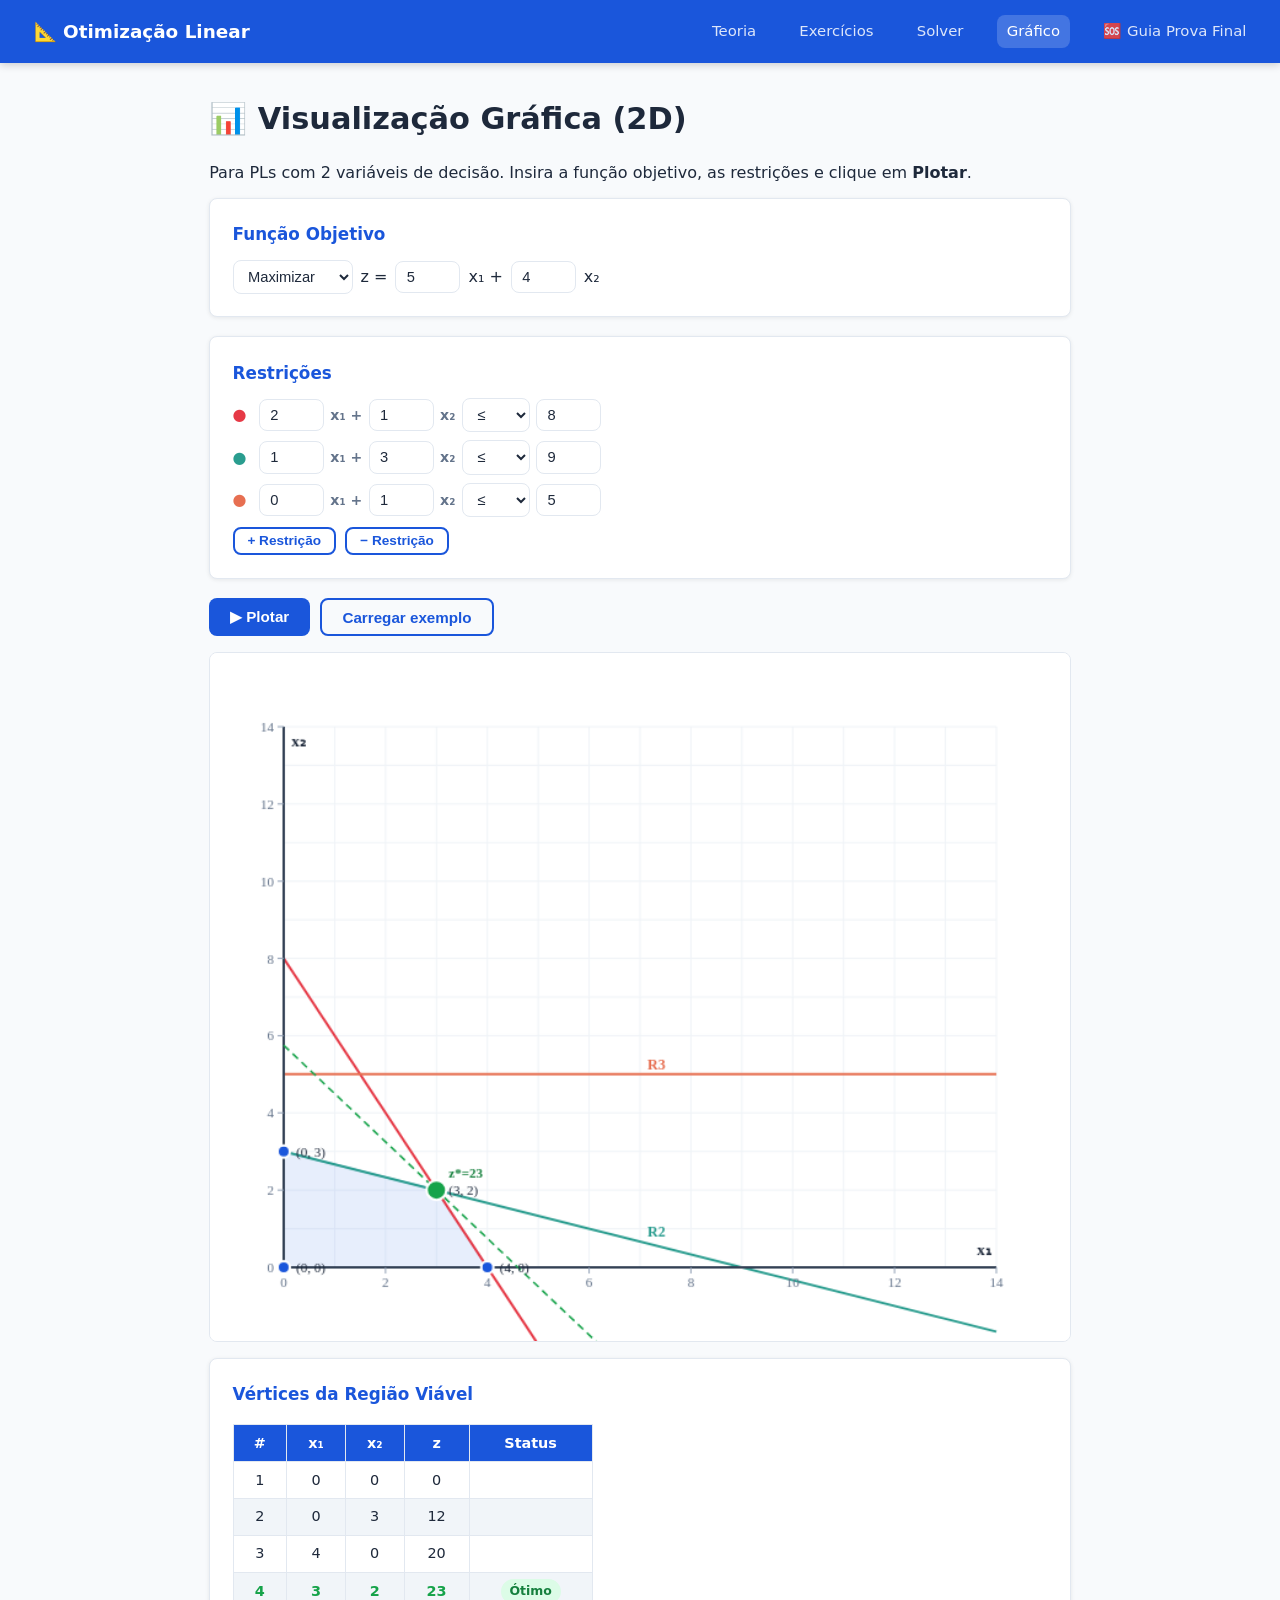
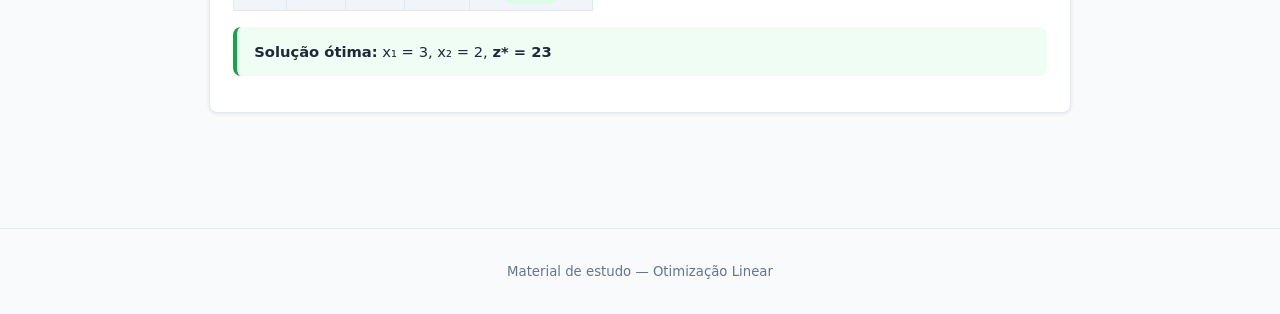
<file: pages/grafico.html>
<!DOCTYPE html>
<html lang="pt-BR">
<head>
  <meta charset="UTF-8">
  <meta name="viewport" content="width=device-width, initial-scale=1.0">
  <title>Visualização Gráfica — Otimização Linear</title>
  <link rel="stylesheet" href="../assets/css/style.css">
  <style>
    canvas { display: block; width: 100%; height: auto; }
    #canvas-wrapper { background: #fff; border: 1px solid var(--border); border-radius: var(--radius); overflow: hidden; margin: 1rem 0; }
    .constr-row { display: flex; gap: .4rem; align-items: center; flex-wrap: wrap; margin-bottom: .5rem; }
    .constr-row input { max-width: 65px; }
    .constr-row select { max-width: 68px; }
    .constr-row span  { font-weight: 600; font-size: .88rem; color: var(--text-muted); }
    .legend-color { width: 14px; height: 14px; border-radius: 3px; display: inline-block; }
    #vertices-table { display: none; }
    #vertices-table.visible { display: block; }
  </style>
</head>
<body>

<nav>
  <a href="../index.html" class="brand">📐 Otimização Linear</a>
  <a href="teoria.html">Teoria</a>
  <a href="exercicios.html">Exercícios</a>
  <a href="solver.html">Solver</a>
  <a href="grafico.html" class="active">Gráfico</a>
  <a href="guia-prova-final.html">🆘 Guia Prova Final</a>
</nav>

<main>
  <h1>📊 Visualização Gráfica (2D)</h1>
  <p>Para PLs com 2 variáveis de decisão. Insira a função objetivo, as restrições e clique em <strong>Plotar</strong>.</p>

  <div class="card">
    <div class="card-title">Função Objetivo</div>
    <div style="display:flex; gap:.5rem; align-items:center; flex-wrap:wrap;">
      <select id="obj-type" style="max-width:120px">
        <option value="max">Maximizar</option>
        <option value="min">Minimizar</option>
      </select>
      <span>z =</span>
      <input type="number" id="c1" value="5" step="any" style="max-width:65px">
      <span>x₁ +</span>
      <input type="number" id="c2" value="4" step="any" style="max-width:65px">
      <span>x₂</span>
    </div>
  </div>

  <div class="card">
    <div class="card-title">Restrições <span id="n-constrs-label" style="font-weight:400;font-size:.85rem;color:var(--text-muted)"></span></div>
    <div id="constrs-container"></div>
    <div class="btn-group" style="margin-top:.6rem;">
      <button class="btn btn-outline btn-sm" onclick="addConstraint()">+ Restrição</button>
      <button class="btn btn-outline btn-sm" onclick="removeConstraint()">− Restrição</button>
    </div>
  </div>

  <div class="btn-group">
    <button class="btn btn-primary" onclick="plot()">▶ Plotar</button>
    <button class="btn btn-outline" onclick="loadExample()">Carregar exemplo</button>
  </div>

  <div id="canvas-wrapper">
    <canvas id="myCanvas" width="700" height="560"></canvas>
  </div>

  <div id="vertices-table" class="card">
    <div class="card-title">Vértices da Região Viável</div>
    <div class="tableau-wrap">
      <table class="tableau" id="vtbl">
        <thead><tr><th>#</th><th>x₁</th><th>x₂</th><th>z</th><th>Status</th></tr></thead>
        <tbody id="vtbl-body"></tbody>
      </table>
    </div>
    <div id="opt-result" class="alert alert-success" style="margin-top:.8rem; display:none"></div>
  </div>
</main>

<footer>Material de estudo — Otimização Linear</footer>

<script>
// ─── Constraints management ───────────────────────────────────
let numConstrs = 2;
const COLORS = ['#e63946','#2a9d8f','#e76f51','#264653','#457b9d','#a8dadc'];

function buildConstraints() {
  const c = document.getElementById('constrs-container');
  c.innerHTML = '';
  for (let i = 0; i < numConstrs; i++) {
    const row = document.createElement('div');
    row.className = 'constr-row';
    row.id = `cr${i}`;
    row.innerHTML = `
      <span style="min-width:20px;color:${COLORS[i%COLORS.length]};font-size:1rem;">●</span>
      <input type="number" id="a${i}1" value="1" step="any">
      <span>x₁ +</span>
      <input type="number" id="a${i}2" value="1" step="any">
      <span>x₂</span>
      <select id="sg${i}">
        <option value="le">≤</option>
        <option value="ge">≥</option>
        <option value="eq">=</option>
      </select>
      <input type="number" id="b${i}" value="10" step="any">
    `;
    c.appendChild(row);
  }
}

function addConstraint() { if (numConstrs < 6) { numConstrs++; buildConstraints(); } }
function removeConstraint() { if (numConstrs > 1) { numConstrs--; buildConstraints(); } }

function loadExample() {
  numConstrs = 3;
  buildConstraints();
  document.getElementById('obj-type').value = 'max';
  document.getElementById('c1').value = 5;
  document.getElementById('c2').value = 4;
  // 2x1 + x2 <= 8
  document.getElementById('a01').value = 2;
  document.getElementById('a02').value = 1;
  document.getElementById('sg0').value = 'le';
  document.getElementById('b0').value = 8;
  // x1 + 3x2 <= 9
  document.getElementById('a11').value = 1;
  document.getElementById('a12').value = 3;
  document.getElementById('sg1').value = 'le';
  document.getElementById('b1').value = 9;
  // x1 >= 0  →  -x1 <= 0 (implícita, usamos não-negatividade)
  // x2 <= 5
  document.getElementById('a21').value = 0;
  document.getElementById('a22').value = 1;
  document.getElementById('sg2').value = 'le';
  document.getElementById('b2').value = 5;
  plot();
}

// ─── Core geometry ────────────────────────────────────────────
function getConstraints() {
  const cs = [];
  // Non-negativity
  cs.push({ a1: -1, a2: 0, b: 0, type: 'le', label: 'x₁≥0', color: '#94a3b8' });
  cs.push({ a1: 0,  a2: -1, b: 0, type: 'le', label: 'x₂≥0', color: '#94a3b8' });
  for (let i = 0; i < numConstrs; i++) {
    const a1 = parseFloat(document.getElementById(`a${i}1`).value) || 0;
    const a2 = parseFloat(document.getElementById(`a${i}2`).value) || 0;
    const b  = parseFloat(document.getElementById(`b${i}`).value) || 0;
    const sg = document.getElementById(`sg${i}`).value;
    cs.push({ a1, a2, b, type: sg, label: `R${i+1}`, color: COLORS[i % COLORS.length] });
  }
  return cs;
}

function satisfies(x1, x2, c) {
  const lhs = c.a1 * x1 + c.a2 * x2;
  if (c.type === 'le') return lhs <= c.b + 1e-9;
  if (c.type === 'ge') return lhs >= c.b - 1e-9;
  return Math.abs(lhs - c.b) < 1e-9;
}

function isFeasible(x1, x2, cs) {
  return cs.every(c => satisfies(x1, x2, c));
}

function lineIntersect(c1, c2) {
  // a1*x + a2*y = b  for both
  const det = c1.a1 * c2.a2 - c2.a1 * c1.a2;
  if (Math.abs(det) < 1e-12) return null;
  const x = (c1.b * c2.a2 - c2.b * c1.a2) / det;
  const y = (c1.a1 * c2.b - c2.a1 * c1.b) / det;
  if (x < -1e-6 || y < -1e-6) return null; // prune if clearly outside non-neg
  return { x1: x, x2: y };
}

function toEq(c) {
  // return line equation as equality
  return { a1: c.a1, a2: c.a2, b: c.b };
}

function findVertices(cs) {
  const pts = [];
  for (let i = 0; i < cs.length; i++) {
    for (let j = i + 1; j < cs.length; j++) {
      const p = lineIntersect(toEq(cs[i]), toEq(cs[j]));
      if (p && isFeasible(p.x1, p.x2, cs)) {
        // Deduplicate
        const dup = pts.some(q => Math.abs(q.x1 - p.x1) < 1e-6 && Math.abs(q.x2 - p.x2) < 1e-6);
        if (!dup) pts.push(p);
      }
    }
  }
  return pts;
}

function convexHull(pts) {
  if (pts.length < 2) return pts;
  const cx = pts.reduce((s, p) => s + p.x1, 0) / pts.length;
  const cy = pts.reduce((s, p) => s + p.x2, 0) / pts.length;
  return [...pts].sort((a, b) => Math.atan2(a.x2 - cy, a.x1 - cx) - Math.atan2(b.x2 - cy, b.x1 - cx));
}

// ─── Canvas drawing ───────────────────────────────────────────
function plot() {
  const cs = getConstraints();
  const c1 = parseFloat(document.getElementById('c1').value) || 0;
  const c2 = parseFloat(document.getElementById('c2').value) || 0;
  const isMax = document.getElementById('obj-type').value === 'max';

  const vertices = findVertices(cs);
  const hull = convexHull(vertices);

  const canvas = document.getElementById('myCanvas');
  const ctx = canvas.getContext('2d');
  const W = canvas.width, H = canvas.height;
  const PAD = 60;

  ctx.clearRect(0, 0, W, H);

  // Determine scale
  let maxX = 12, maxY = 12;
  vertices.forEach(v => {
    maxX = Math.max(maxX, v.x1 * 1.2);
    maxY = Math.max(maxY, v.x2 * 1.2);
  });
  maxX = Math.ceil(maxX / 2) * 2 + 2;
  maxY = Math.ceil(maxY / 2) * 2 + 2;

  function tx(x) { return PAD + (x / maxX) * (W - PAD * 2); }
  function ty(y) { return H - PAD - (y / maxY) * (H - PAD * 2); }

  // Background
  ctx.fillStyle = '#fff';
  ctx.fillRect(0, 0, W, H);

  // Grid
  ctx.strokeStyle = '#f0f4f8';
  ctx.lineWidth = 1;
  for (let x = 0; x <= maxX; x++) {
    ctx.beginPath(); ctx.moveTo(tx(x), ty(0)); ctx.lineTo(tx(x), ty(maxY)); ctx.stroke();
  }
  for (let y = 0; y <= maxY; y++) {
    ctx.beginPath(); ctx.moveTo(tx(0), ty(y)); ctx.lineTo(tx(maxX), ty(y)); ctx.stroke();
  }

  // Feasible region
  if (hull.length >= 3) {
    ctx.beginPath();
    ctx.moveTo(tx(hull[0].x1), ty(hull[0].x2));
    hull.slice(1).forEach(p => ctx.lineTo(tx(p.x1), tx === null ? 0 : ty(p.x2)));
    ctx.closePath();
    ctx.fillStyle = 'rgba(26,86,219,.10)';
    ctx.fill();
    ctx.strokeStyle = 'rgba(26,86,219,.35)';
    ctx.lineWidth = 1.5;
    ctx.stroke();
  }

  // Constraint lines
  const userCs = cs.filter(c => !['x₁≥0','x₂≥0'].includes(c.label));
  userCs.forEach((c, idx) => {
    ctx.beginPath();
    ctx.strokeStyle = c.color;
    ctx.lineWidth = 2;
    ctx.setLineDash([]);
    // parametrize line: a1*x + a2*y = b
    let pts2 = [];
    if (Math.abs(c.a2) > 1e-9) {
      pts2.push({ x: 0,    y: (c.b) / c.a2 });
      pts2.push({ x: maxX, y: (c.b - c.a1 * maxX) / c.a2 });
    } else if (Math.abs(c.a1) > 1e-9) {
      const x = c.b / c.a1;
      pts2.push({ x, y: 0 });
      pts2.push({ x, y: maxY });
    }
    if (pts2.length === 2) {
      ctx.moveTo(tx(pts2[0].x), ty(pts2[0].y));
      ctx.lineTo(tx(pts2[1].x), ty(pts2[1].y));
      ctx.stroke();

      // Label
      ctx.fillStyle = c.color;
      ctx.font = '600 12px Segoe UI';
      const mx = (pts2[0].x + pts2[1].x) / 2;
      const my = (pts2[0].y + pts2[1].y) / 2;
      ctx.fillText(c.label, tx(mx) + 6, ty(my) - 4);
    }
  });

  // Axes
  ctx.strokeStyle = '#334155';
  ctx.lineWidth = 2;
  ctx.setLineDash([]);
  ctx.beginPath(); ctx.moveTo(tx(0), ty(0)); ctx.lineTo(tx(maxX), ty(0)); ctx.stroke();
  ctx.beginPath(); ctx.moveTo(tx(0), ty(0)); ctx.lineTo(tx(0), ty(maxY)); ctx.stroke();

  // Tick marks + labels
  ctx.fillStyle = '#64748b';
  ctx.font = '11px Segoe UI';
  ctx.textAlign = 'center';
  for (let x = 0; x <= maxX; x += 2) {
    ctx.fillText(x, tx(x), ty(0) + 16);
    ctx.beginPath(); ctx.moveTo(tx(x), ty(0)); ctx.lineTo(tx(x), ty(0) + 5);
    ctx.strokeStyle = '#94a3b8'; ctx.lineWidth = 1; ctx.stroke();
  }
  ctx.textAlign = 'right';
  for (let y = 0; y <= maxY; y += 2) {
    ctx.fillText(y, tx(0) - 8, ty(y) + 4);
    ctx.beginPath(); ctx.moveTo(tx(0), ty(y)); ctx.lineTo(tx(0) - 5, ty(y));
    ctx.strokeStyle = '#94a3b8'; ctx.lineWidth = 1; ctx.stroke();
  }

  // Axis labels
  ctx.fillStyle = '#1e293b';
  ctx.font = 'bold 13px Segoe UI';
  ctx.textAlign = 'center';
  ctx.fillText('x₁', tx(maxX) - 10, ty(0) - 10);
  ctx.fillText('x₂', tx(0) + 12, ty(maxY) + 16);

  // Optimal objective line (dashed)
  if (vertices.length > 0) {
    const zVals = vertices.map(v => c1 * v.x1 + c2 * v.x2);
    const zOpt  = isMax ? Math.max(...zVals) : Math.min(...zVals);
    const optPt = vertices[zVals.indexOf(zOpt)];

    if (Math.abs(c1) + Math.abs(c2) > 0) {
      ctx.setLineDash([6, 4]);
      ctx.strokeStyle = '#16a34a';
      ctx.lineWidth = 1.5;
      ctx.beginPath();
      if (Math.abs(c2) > 1e-9) {
        ctx.moveTo(tx(0), ty(zOpt / c2));
        ctx.lineTo(tx(maxX), ty((zOpt - c1 * maxX) / c2));
      } else {
        const xv = zOpt / c1;
        ctx.moveTo(tx(xv), ty(0)); ctx.lineTo(tx(xv), ty(maxY));
      }
      ctx.stroke();
      ctx.setLineDash([]);
      ctx.fillStyle = '#15803d';
      ctx.font = '600 11px Segoe UI';
      ctx.textAlign = 'left';
      ctx.fillText(`z*=${fmtNum(zOpt)}`, tx(optPt.x1) + 10, ty(optPt.x2) - 10);
    }
  }

  // Vertices
  vertices.forEach((v, i) => {
    const zv = c1 * v.x1 + c2 * v.x2;
    const zVals = vertices.map(p => c1 * p.x1 + c2 * p.x2);
    const zOpt  = isMax ? Math.max(...zVals) : Math.min(...zVals);
    const isOpt = Math.abs(zv - zOpt) < 1e-6;

    ctx.beginPath();
    ctx.arc(tx(v.x1), ty(v.x2), isOpt ? 8 : 5, 0, 2 * Math.PI);
    ctx.fillStyle = isOpt ? '#16a34a' : '#1a56db';
    ctx.fill();
    ctx.strokeStyle = '#fff';
    ctx.lineWidth = 2;
    ctx.stroke();

    ctx.fillStyle = '#1e293b';
    ctx.font = '11px Segoe UI';
    ctx.textAlign = 'left';
    ctx.fillText(`(${fmtNum(v.x1)}, ${fmtNum(v.x2)})`, tx(v.x1) + 10, ty(v.x2) + 4);
  });

  // Populate vertices table
  populateVertexTable(vertices, c1, c2, isMax);
}

function populateVertexTable(vertices, c1, c2, isMax) {
  const tbody = document.getElementById('vtbl-body');
  tbody.innerHTML = '';
  if (vertices.length === 0) return;

  const zVals = vertices.map(v => c1 * v.x1 + c2 * v.x2);
  const zOpt  = isMax ? Math.max(...zVals) : Math.min(...zVals);

  vertices.forEach((v, i) => {
    const zv = zVals[i];
    const isOpt = Math.abs(zv - zOpt) < 1e-6;
    const tr = document.createElement('tr');
    tr.innerHTML = `
      <td>${i + 1}</td>
      <td>${fmtNum(v.x1)}</td>
      <td>${fmtNum(v.x2)}</td>
      <td>${fmtNum(zv)}</td>
      <td>${isOpt ? '<span class="badge badge-green">Ótimo</span>' : ''}</td>
    `;
    if (isOpt) tr.classList.add('result');
    tbody.appendChild(tr);
  });

  document.getElementById('vertices-table').classList.add('visible');
  const optEl = document.getElementById('opt-result');
  optEl.style.display = 'block';
  const optV = vertices[zVals.indexOf(zOpt)];
  optEl.innerHTML = `<strong>Solução ótima:</strong> x₁ = ${fmtNum(optV.x1)}, x₂ = ${fmtNum(optV.x2)}, <strong>z* = ${fmtNum(zOpt)}</strong>`;
}

function fmtNum(v) {
  if (Math.abs(v) < 1e-9) return '0';
  return parseFloat(v.toFixed(4)).toString();
}

// Init
buildConstraints();
loadExample();
</script>

</body>
</html>
</file>
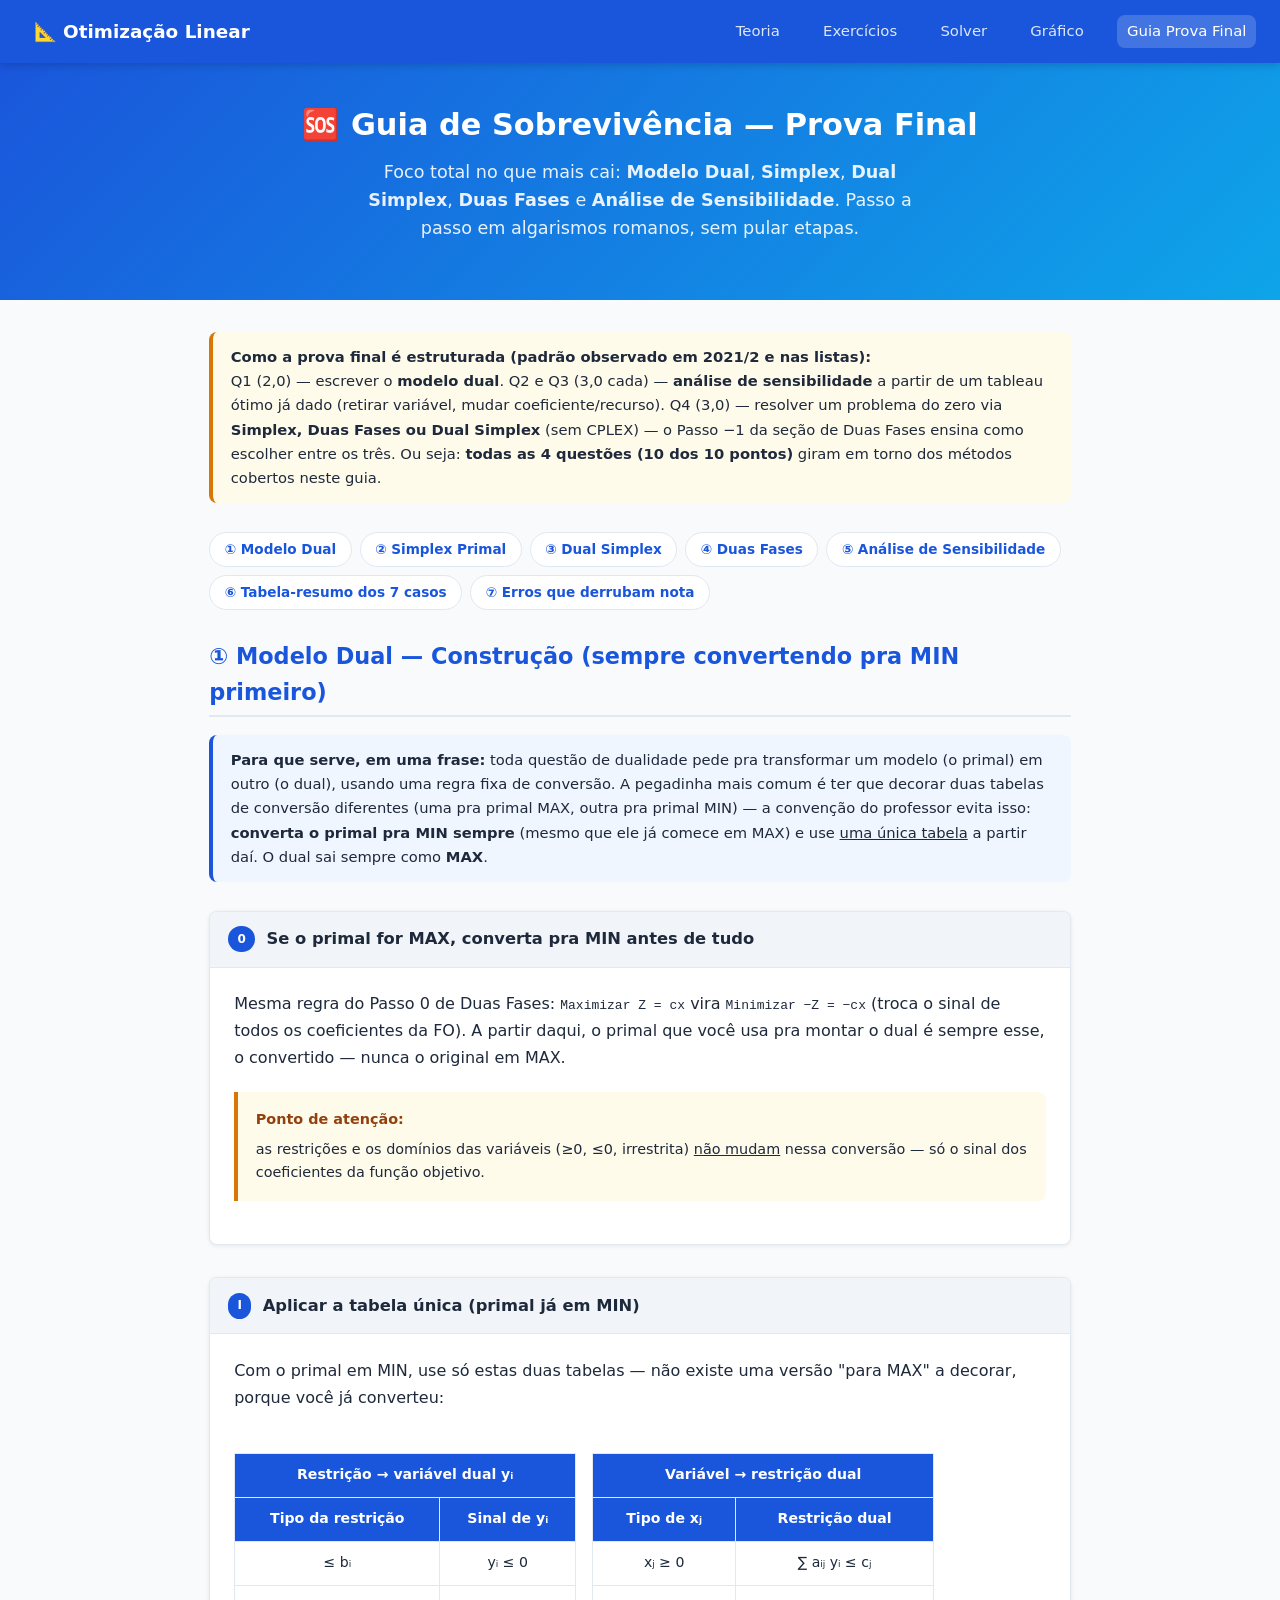
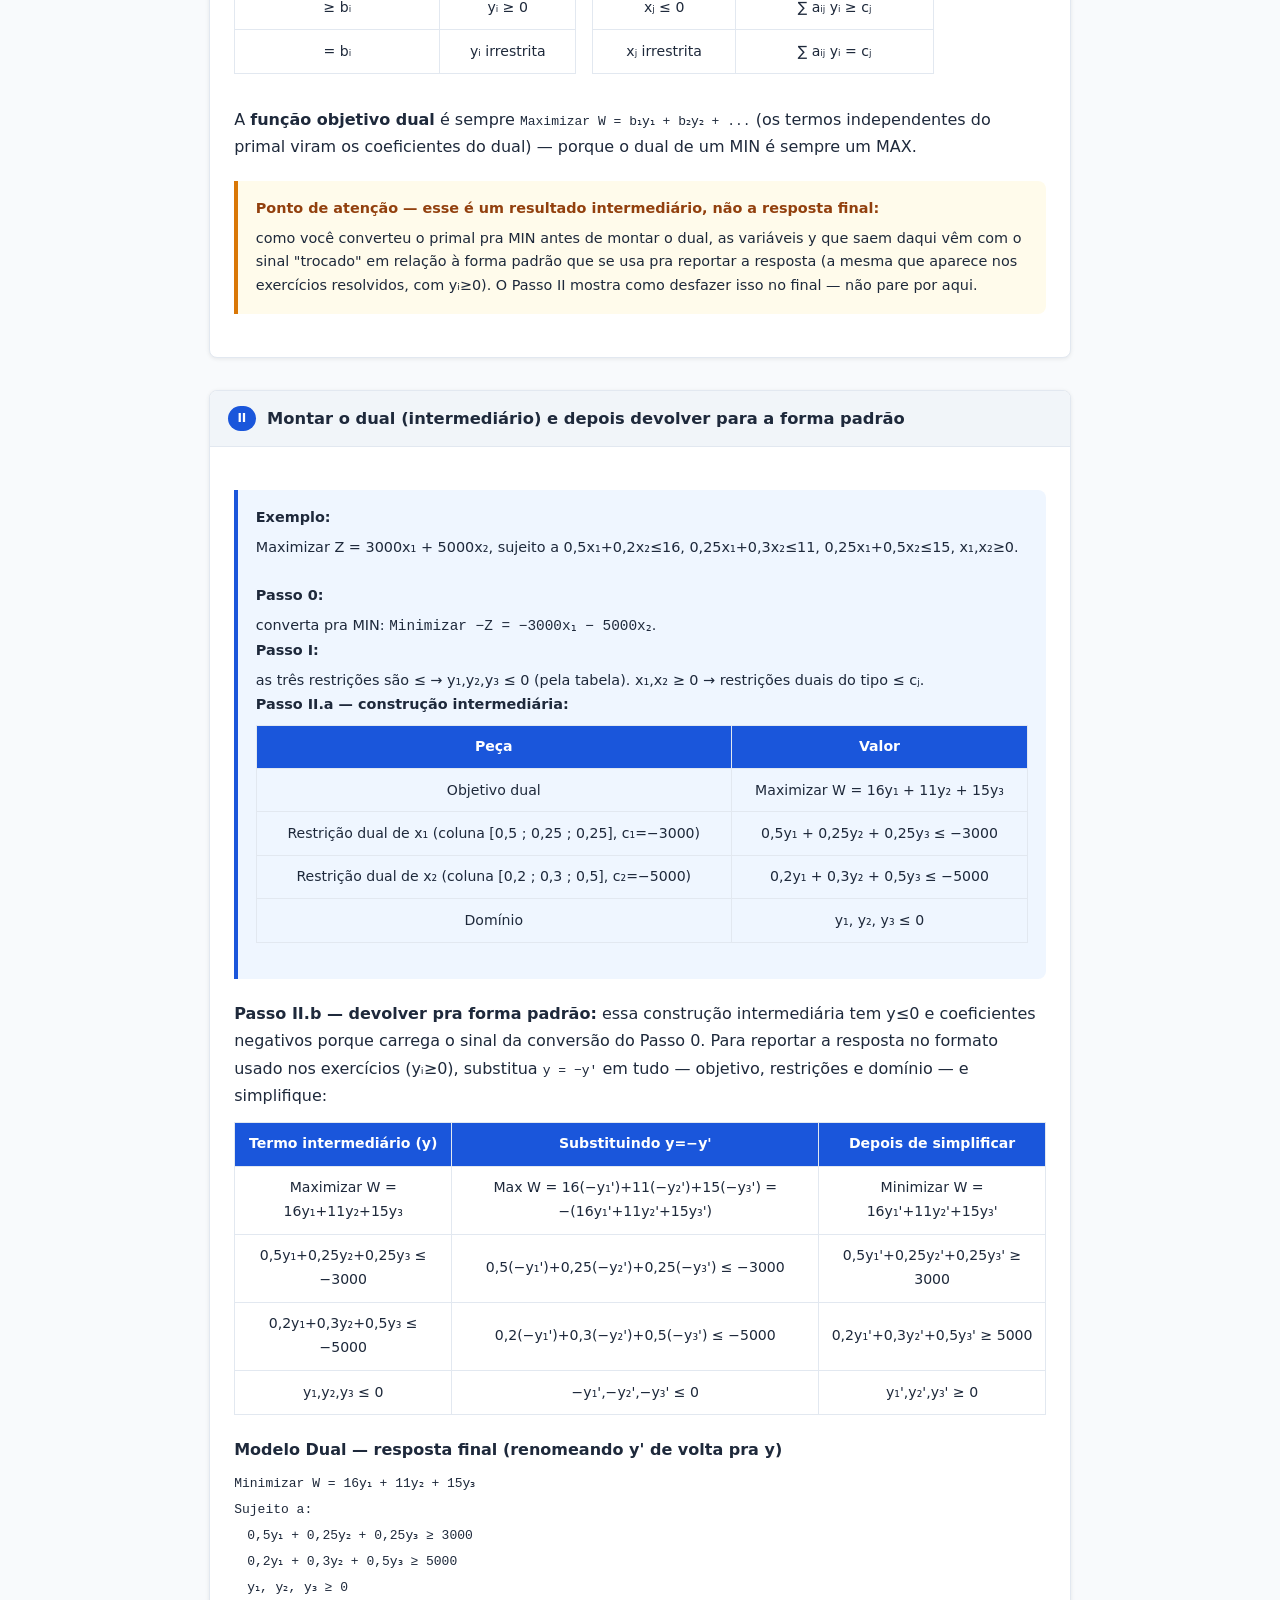
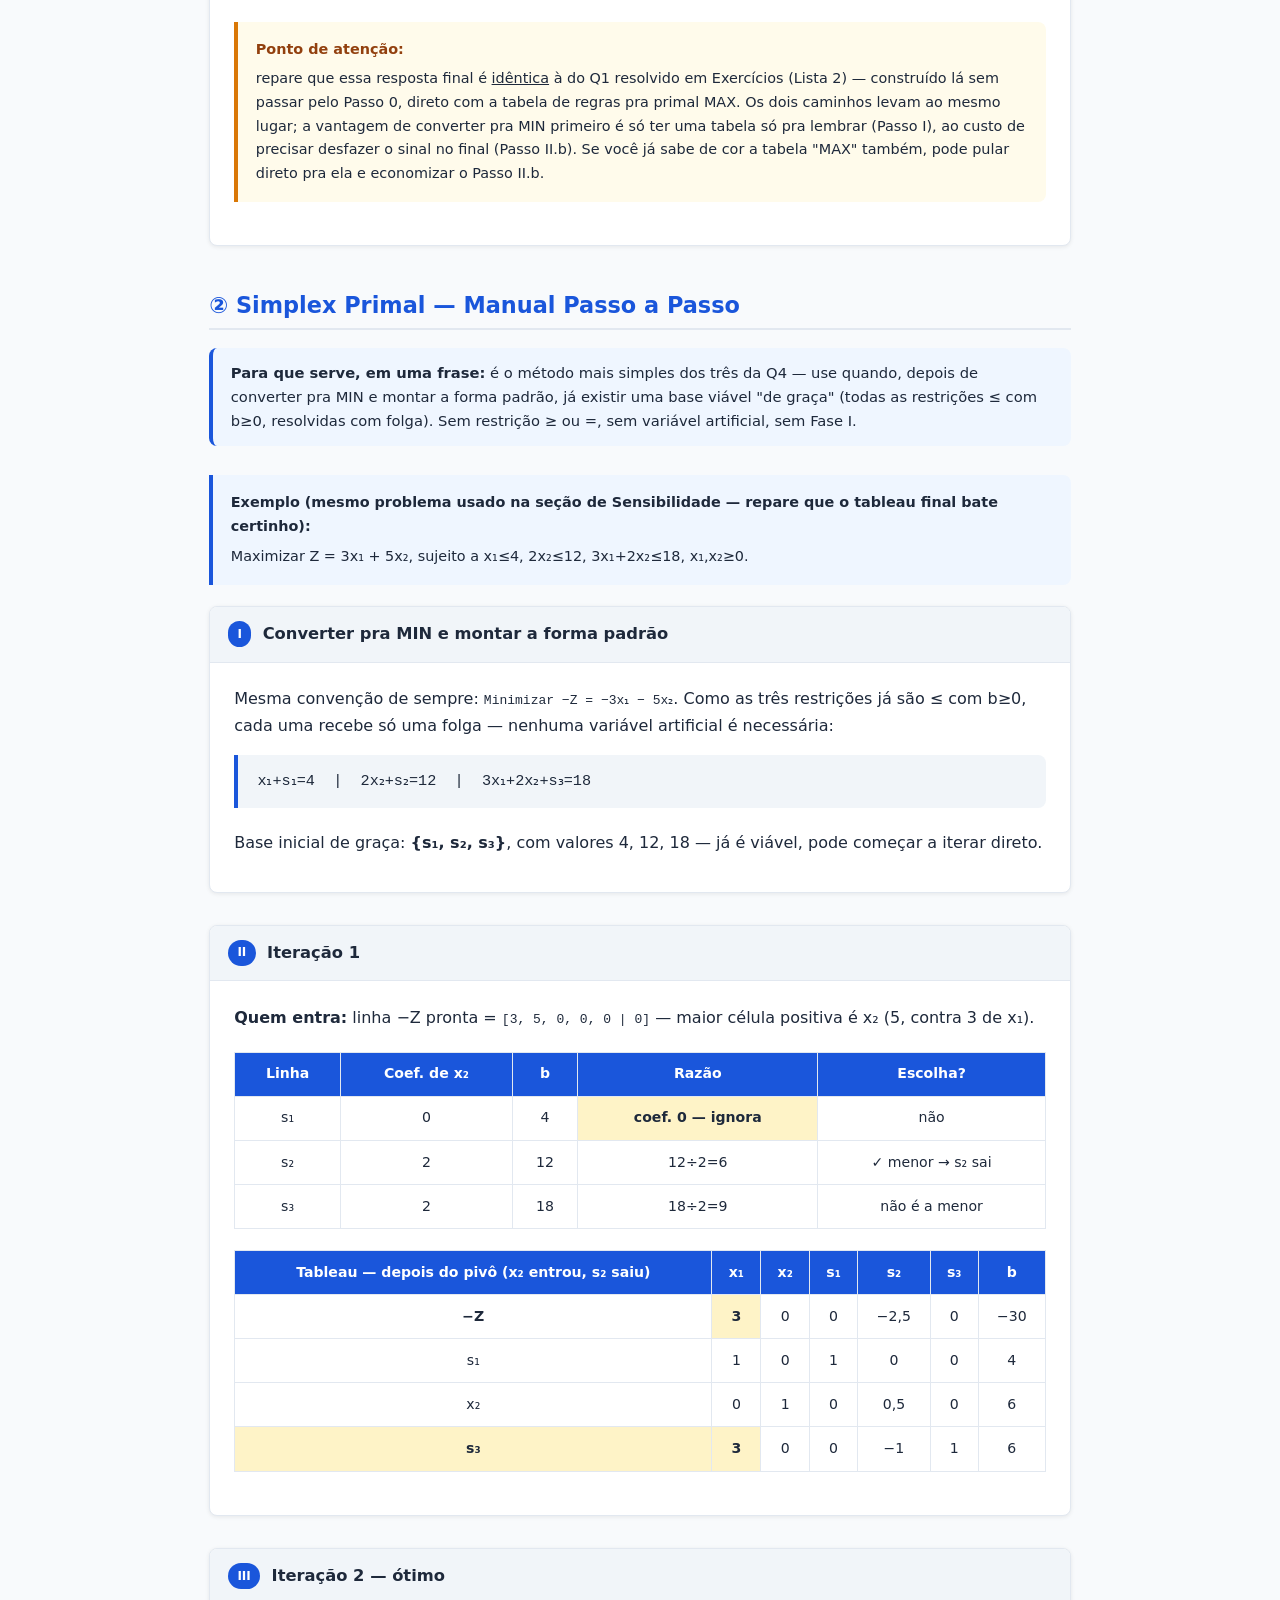
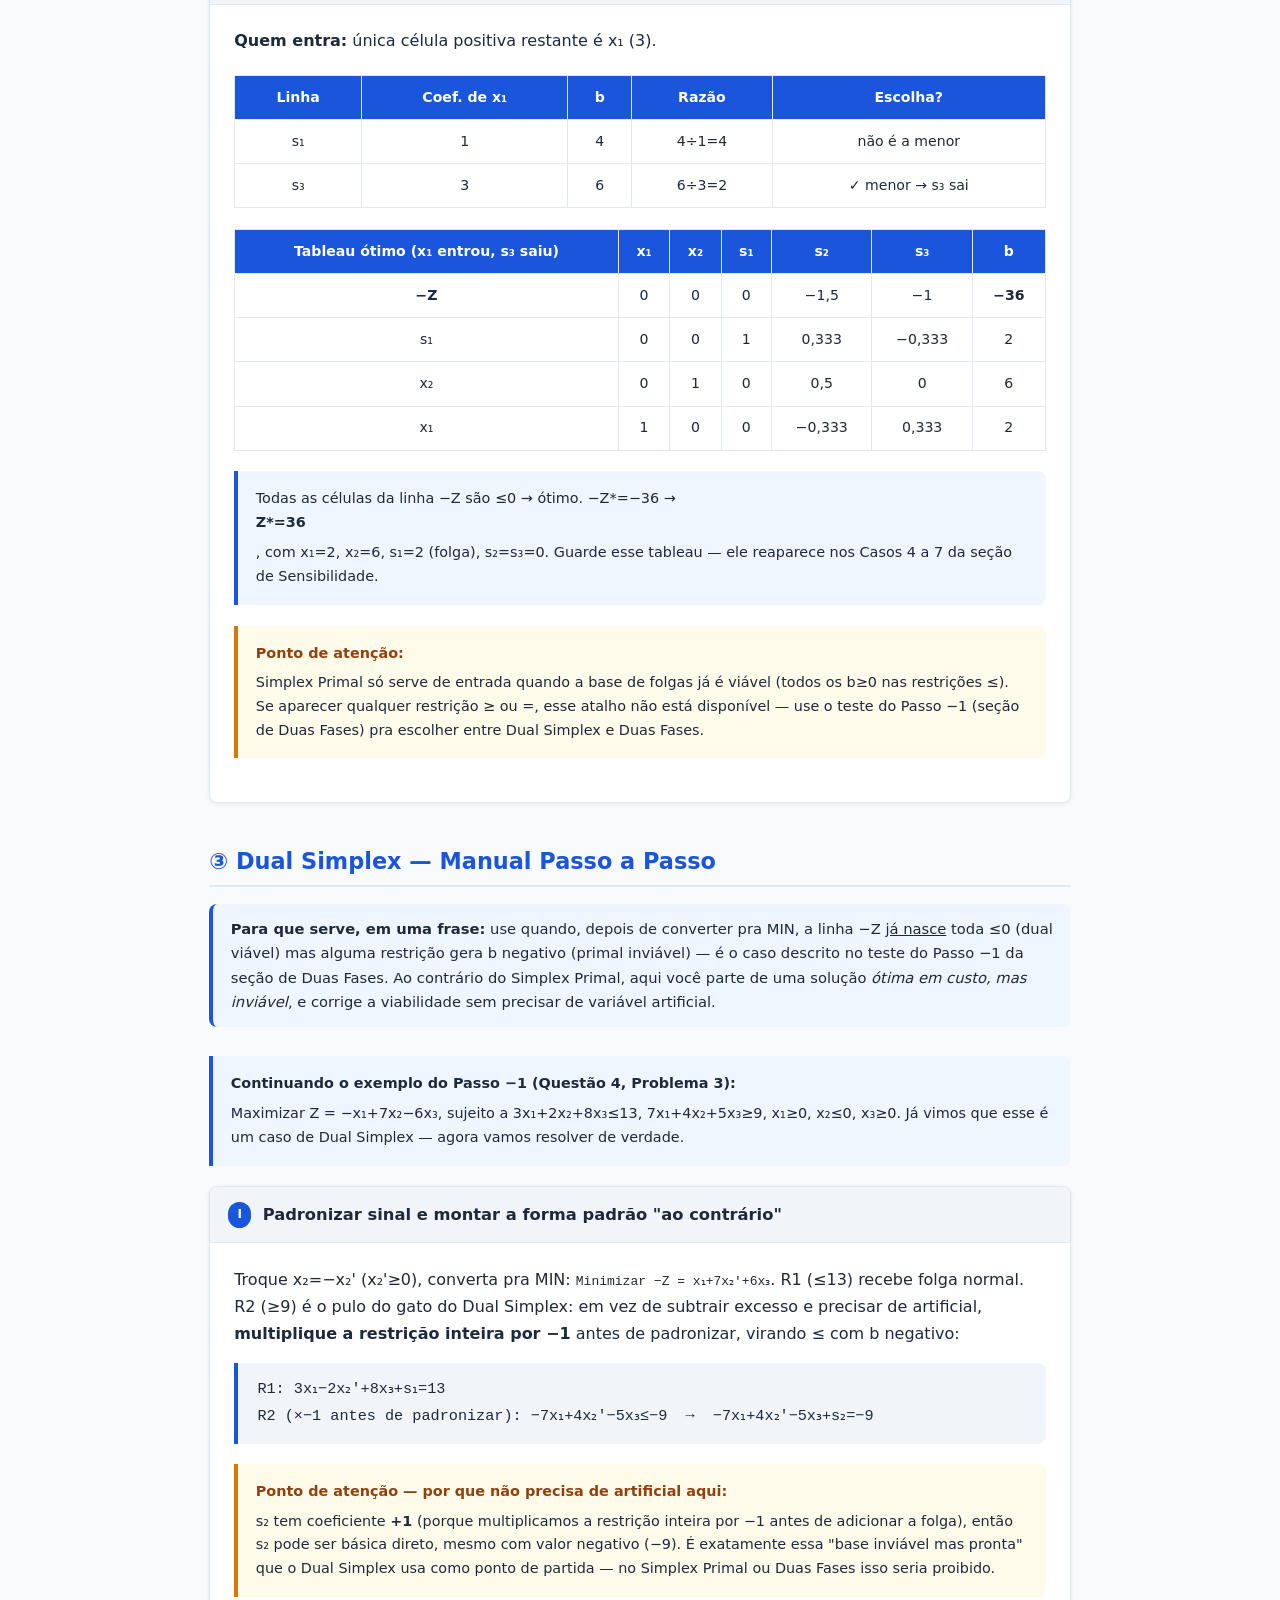
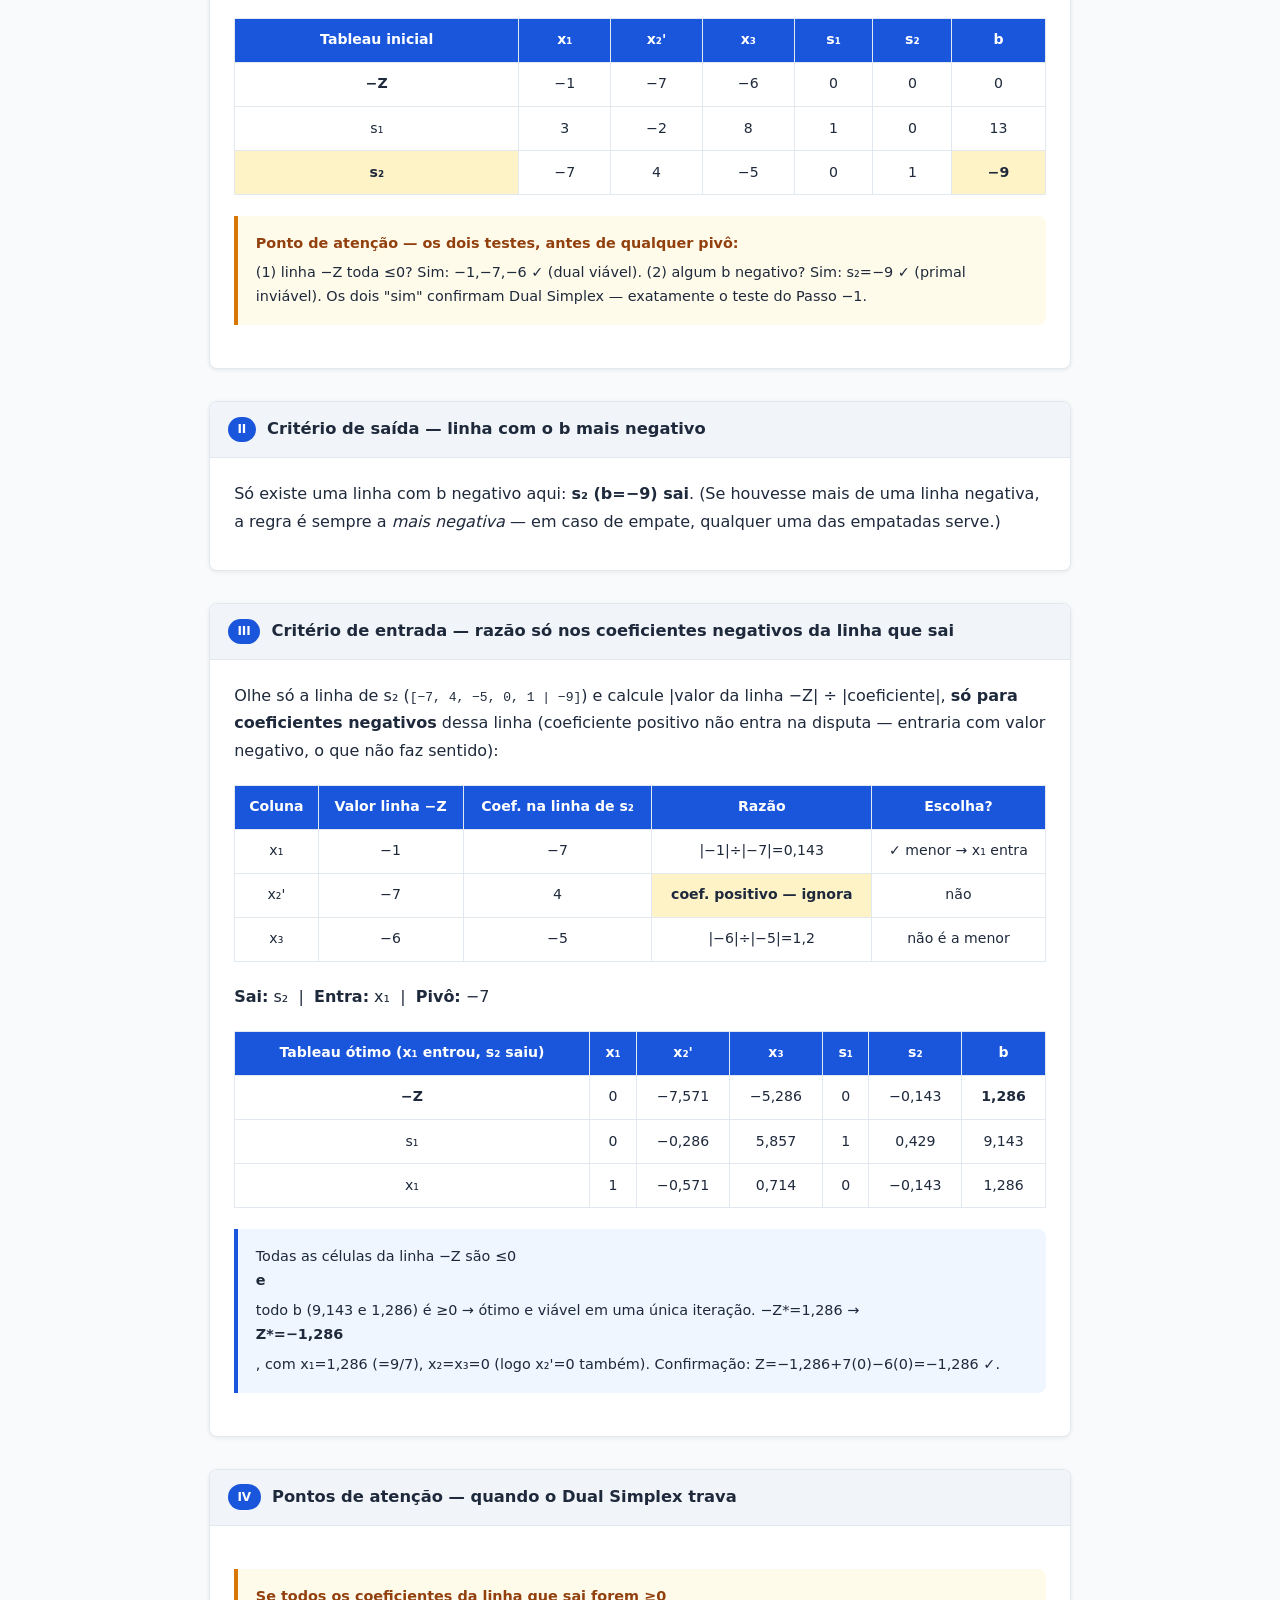
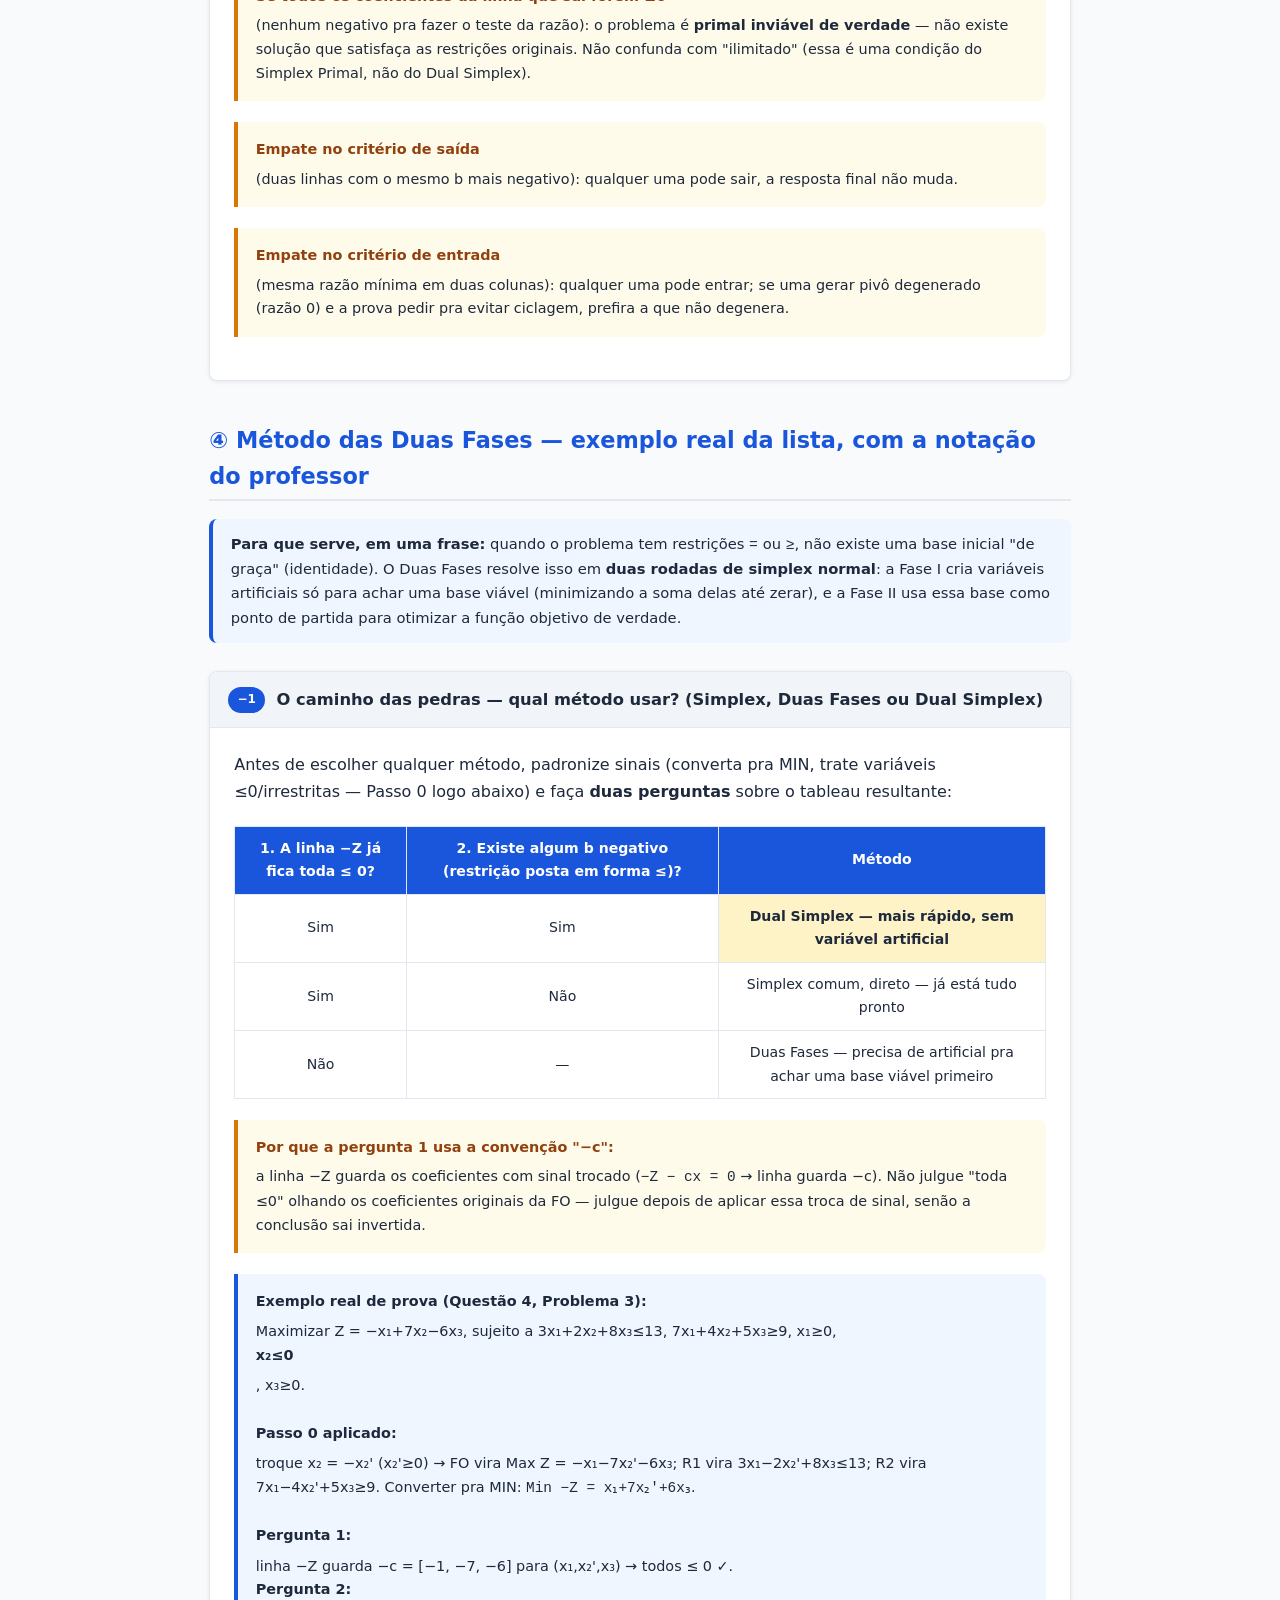
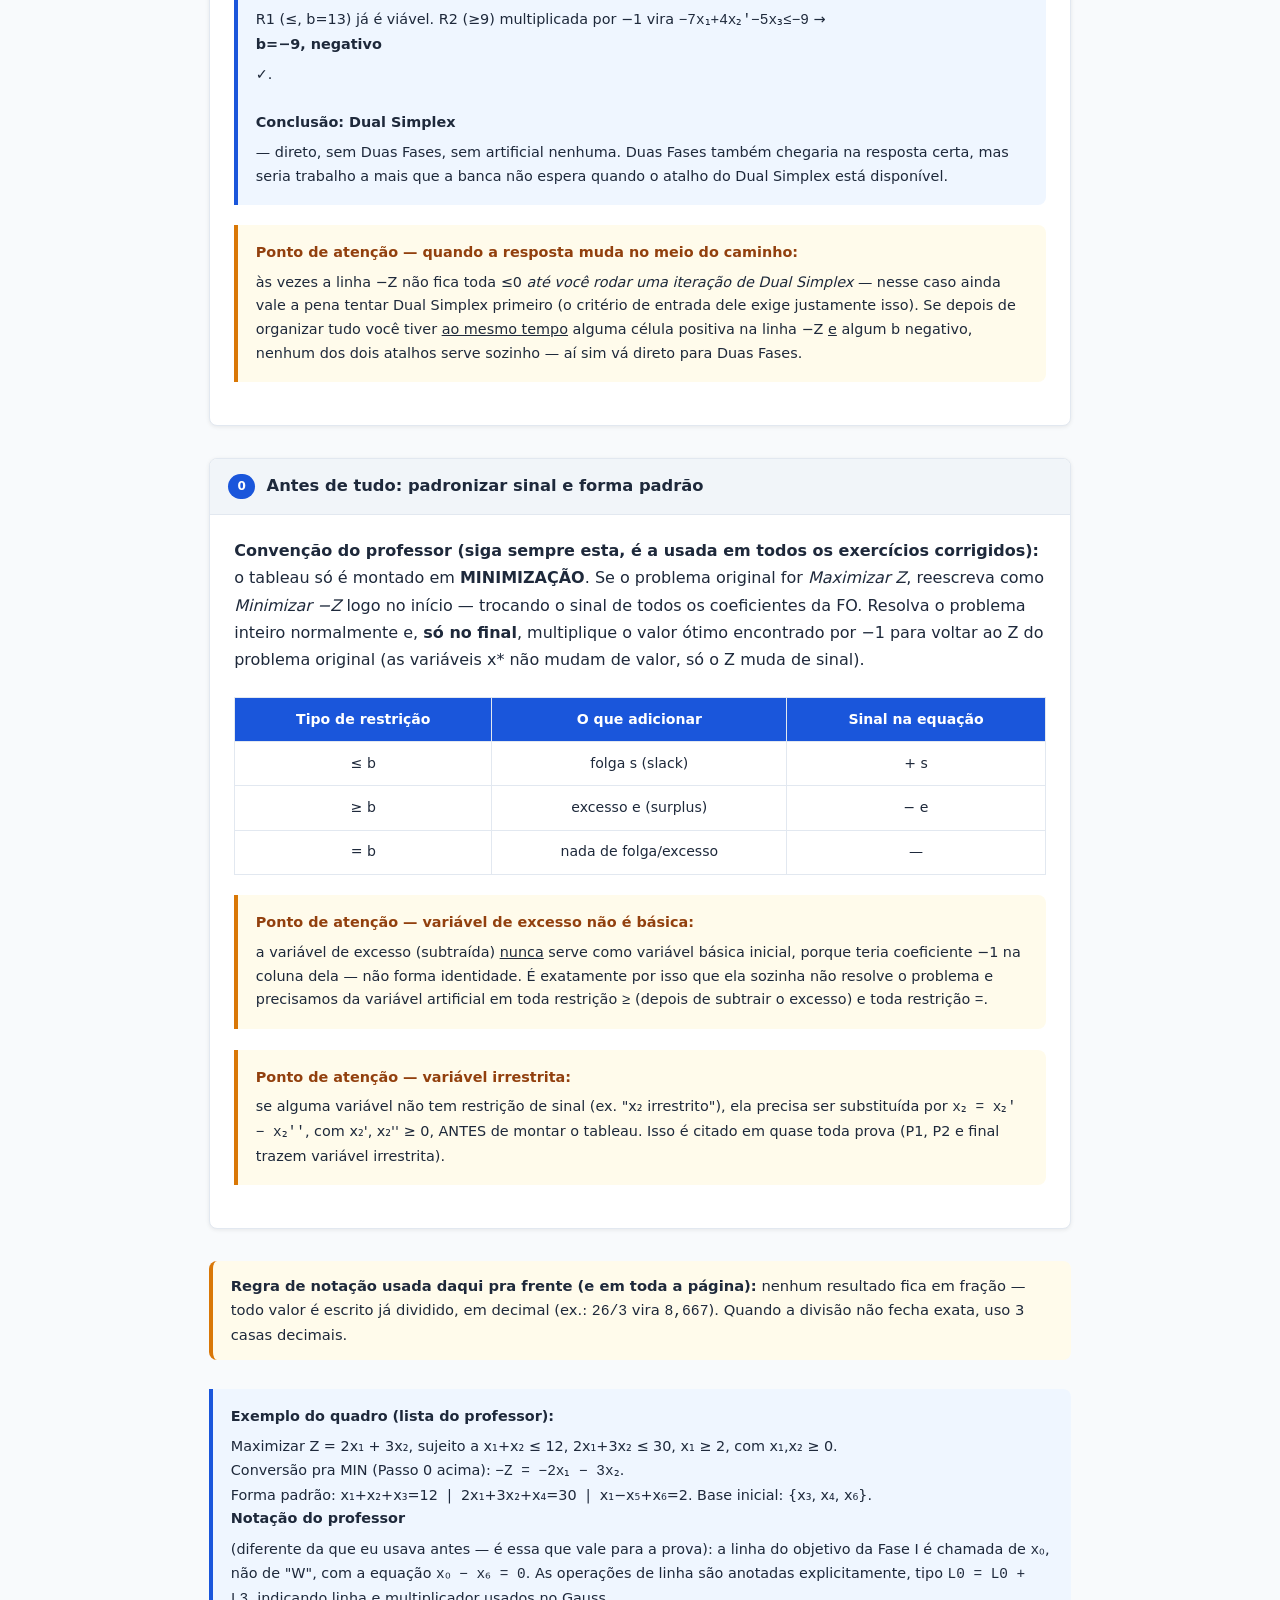
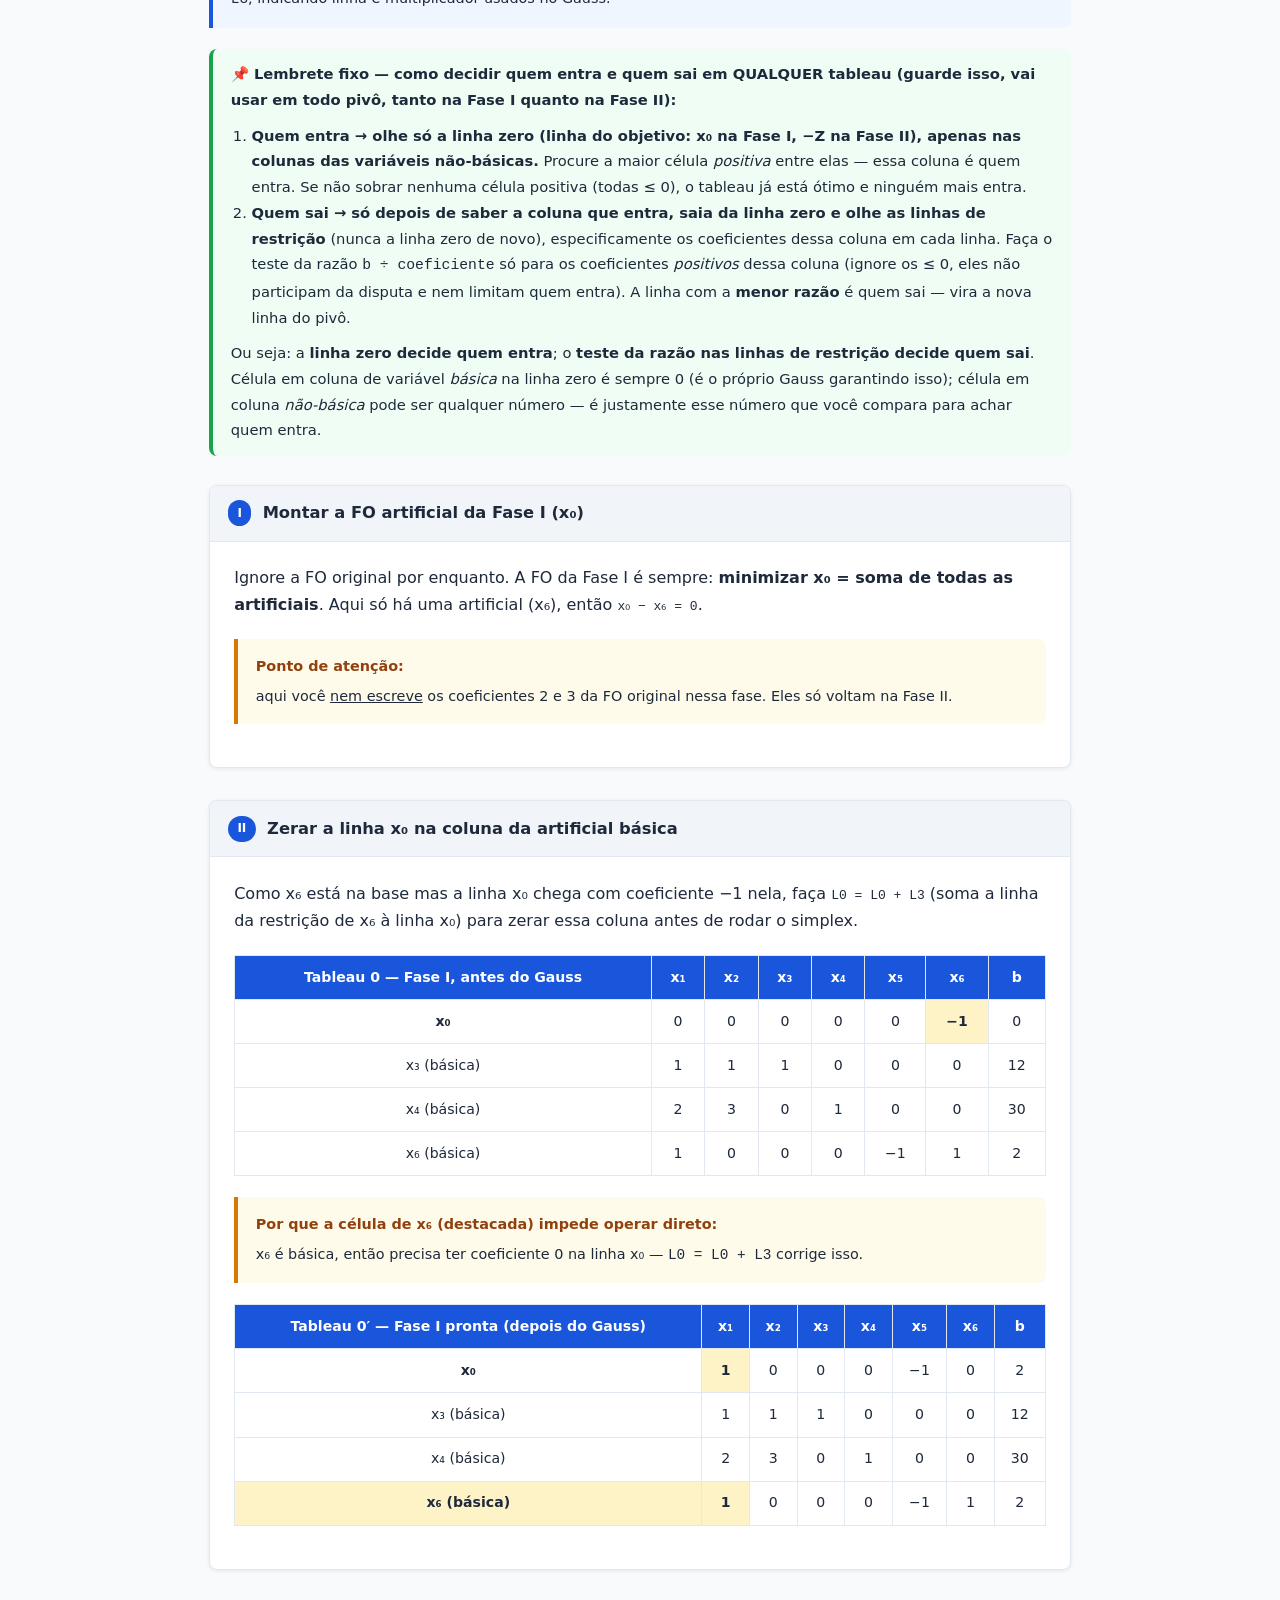
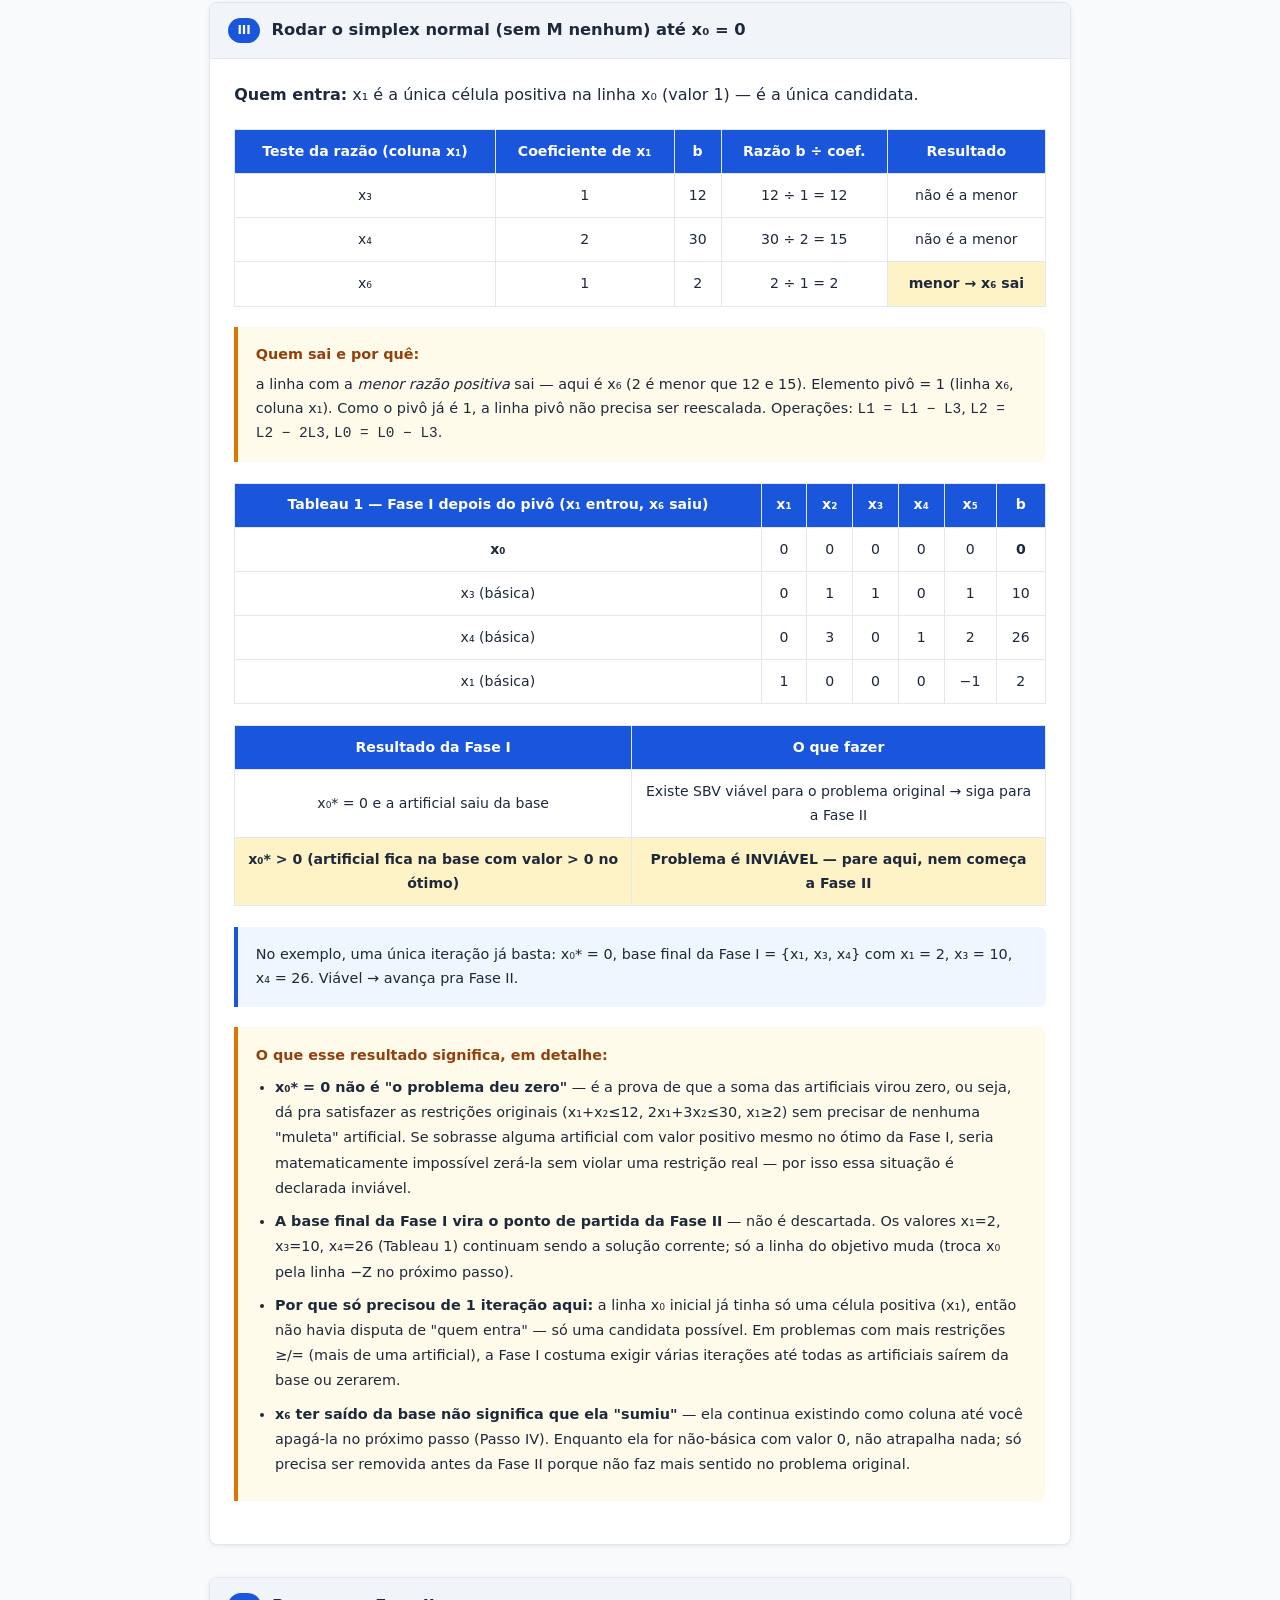
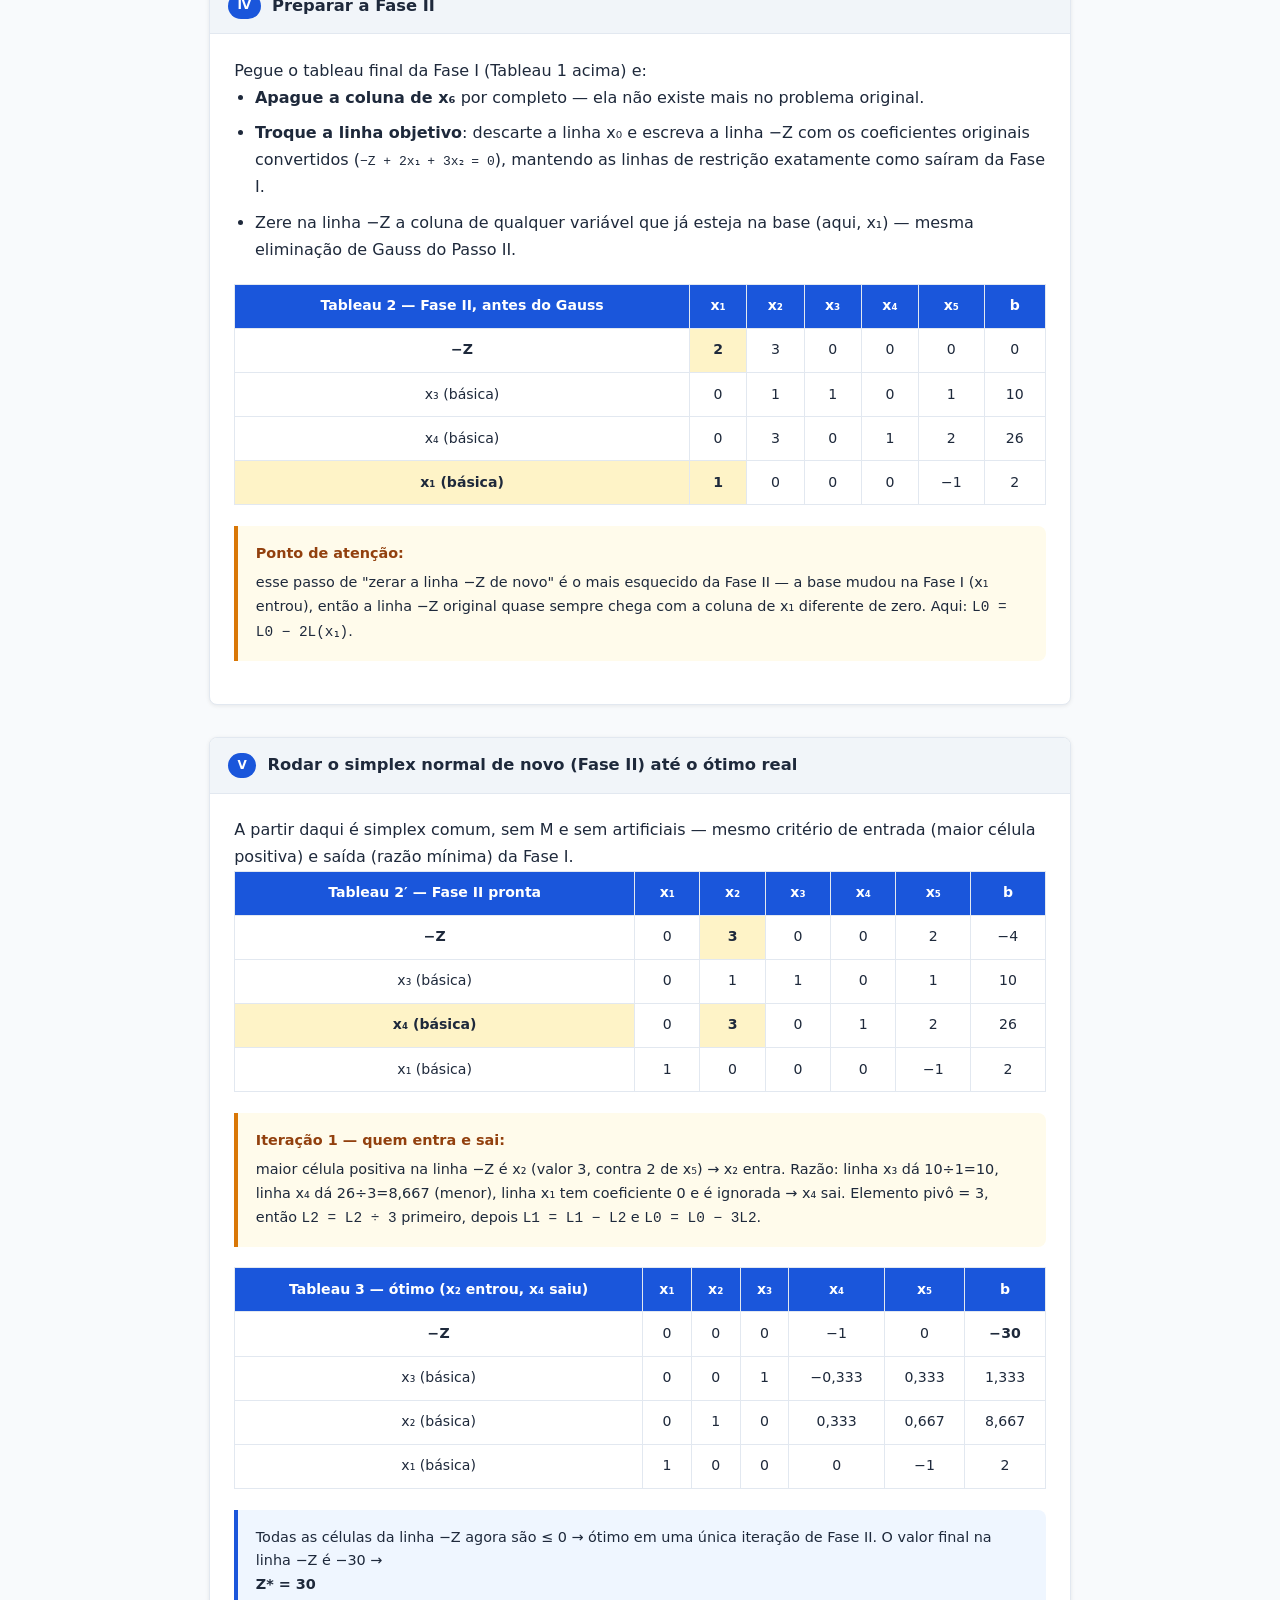
<file: pages/guia-prova-final.html>
<!DOCTYPE html>
<html lang="pt-BR">
<head>
<meta charset="UTF-8">
<meta name="viewport" content="width=device-width, initial-scale=1.0">
<title>Guia de Sobrevivência — Prova Final</title>
<link rel="stylesheet" href="../assets/css/style.css">
<style>
  h2{margin-top:2.6rem;margin-bottom:1.1rem;}
  h2:first-of-type{margin-top:1.2rem;}
  .phase{background:var(--surface);border:1px solid var(--border);border-radius:var(--radius);box-shadow:var(--shadow);margin-bottom:2rem;overflow:hidden;}
  .phase-head{display:flex;align-items:center;gap:.7rem;background:#f1f5f9;padding:.9rem 1.1rem;border-bottom:1px solid var(--border);}
  .phase-tag{background:var(--primary);color:#fff;font-size:.75rem;font-weight:700;padding:.2rem .6rem;border-radius:999px;white-space:nowrap;}
  .phase-title{font-weight:700;font-size:1.02rem;}
  .phase-body{padding:1.4rem 1.5rem;line-height:1.7;}
  .phase-body > *{margin-top:1.3rem;}
  .phase-body > *:first-child{margin-top:0;}
  .phase-body ul,.phase-body ol{margin-top:1.3rem;}
  .phase-body li{margin-bottom:.5rem;}
  .roman{display:flex;gap:.9rem;margin-bottom:1.5rem;align-items:flex-start;}
  .roman:last-child{margin-bottom:0;}
  .roman-num{min-width:2.4rem;height:2.4rem;background:var(--primary);color:#fff;border-radius:50%;display:flex;align-items:center;justify-content:center;font-weight:700;font-size:.95rem;flex-shrink:0;}
  .roman-body{flex:1;}
  .roman-body strong.h{display:block;margin-bottom:.4rem;font-size:1rem;}
  .attn{background:#fffbeb;border-left:4px solid var(--warning);border-radius:0 8px 8px 0;padding:1rem 1.1rem;margin:1.3rem 0!important;font-size:.9rem;line-height:1.65;}
  .attn b{color:#92400e;display:block;margin-bottom:.35rem;}
  .exemplo{background:#eff6ff;border-left:4px solid var(--primary);border-radius:0 8px 8px 0;padding:1rem 1.1rem;margin:1.3rem 0!important;font-size:.9rem;line-height:1.65;}
  .exemplo strong{display:block;margin-bottom:.4rem;}
  .toc{display:flex;flex-wrap:wrap;gap:.5rem;margin-bottom:1.8rem;}
  .toc a{background:var(--surface);border:1px solid var(--border);border-radius:999px;padding:.35rem .9rem;font-size:.85rem;text-decoration:none;color:var(--primary);font-weight:600;}
  .toc a:hover{background:var(--primary);color:#fff;}
  table.tab{border-collapse:collapse;width:100%;margin:1.3rem 0;font-size:.88rem;}
  table.tab th,table.tab td{border:1px solid var(--border);padding:.6rem .7rem;text-align:center;}
  table.tab th{background:var(--primary);color:#fff;}
  table.tab td.hi{background:#fef3c7;font-weight:700;}
  .alert{margin-bottom:1.8rem;line-height:1.65;}
  .math-block{line-height:1.8;margin:1rem 0;}
</style>
</head>
<body>

<nav>
  <a href="../index.html" class="brand">📐 Otimização Linear</a>
  <a href="teoria.html">Teoria</a>
  <a href="exercicios.html">Exercícios</a>
  <a href="solver.html">Solver</a>
  <a href="grafico.html">Gráfico</a>
  <a href="guia-prova-final.html" class="active">Guia Prova Final</a>
</nav>

<div class="hero" style="padding:2.4rem 1.5rem 1.8rem;">
  <h1 style="font-size:1.9rem;">🆘 Guia de Sobrevivência — Prova Final</h1>
  <p>Foco total no que mais cai: <strong>Modelo Dual</strong>, <strong>Simplex</strong>, <strong>Dual Simplex</strong>, <strong>Duas Fases</strong> e <strong>Análise de Sensibilidade</strong>. Passo a passo em algarismos romanos, sem pular etapas.</p>
</div>

<main>

<div class="alert alert-warning">
  <strong>Como a prova final é estruturada (padrão observado em 2021/2 e nas listas):</strong><br>
  Q1 (2,0) — escrever o <strong>modelo dual</strong>. Q2 e Q3 (3,0 cada) — <strong>análise de sensibilidade</strong> a partir de um tableau ótimo já dado (retirar variável, mudar coeficiente/recurso). Q4 (3,0) — resolver um problema do zero via <strong>Simplex, Duas Fases ou Dual Simplex</strong> (sem CPLEX) — o Passo −1 da seção de Duas Fases ensina como escolher entre os três.
  Ou seja: <strong>todas as 4 questões (10 dos 10 pontos)</strong> giram em torno dos métodos cobertos neste guia.
</div>

<div class="toc">
  <a href="#dual">① Modelo Dual</a>
  <a href="#simplex">② Simplex Primal</a>
  <a href="#dualsimplex">③ Dual Simplex</a>
  <a href="#duasfases">④ Duas Fases</a>
  <a href="#sensib">⑤ Análise de Sensibilidade</a>
  <a href="#casos">⑥ Tabela-resumo dos 7 casos</a>
  <a href="#erros">⑦ Erros que derrubam nota</a>
</div>

<!-- ============================================================ -->
<!-- MODELO DUAL -->
<!-- ============================================================ -->
<h2 id="dual">① Modelo Dual — Construção (sempre convertendo pra MIN primeiro)</h2>

<div class="alert alert-info">
<strong>Para que serve, em uma frase:</strong> toda questão de dualidade pede pra transformar um modelo (o primal) em outro (o dual), usando uma regra fixa de conversão. A pegadinha mais comum é ter que decorar duas tabelas de conversão diferentes (uma pra primal MAX, outra pra primal MIN) — a convenção do professor evita isso: <strong>converta o primal pra MIN sempre</strong> (mesmo que ele já comece em MAX) e use <u>uma única tabela</u> a partir daí. O dual sai sempre como <strong>MAX</strong>.
</div>

<div class="phase">
  <div class="phase-head"><span class="phase-tag">0</span><div class="phase-title">Se o primal for MAX, converta pra MIN antes de tudo</div></div>
  <div class="phase-body">
    <p>Mesma regra do Passo 0 de Duas Fases: <code>Maximizar Z = cx</code> vira <code>Minimizar −Z = −cx</code> (troca o sinal de todos os coeficientes da FO). A partir daqui, o primal que você usa pra montar o dual é sempre esse, o convertido — nunca o original em MAX.</p>
    <div class="attn"><b>Ponto de atenção:</b> as restrições e os domínios das variáveis (≥0, ≤0, irrestrita) <u>não mudam</u> nessa conversão — só o sinal dos coeficientes da função objetivo.</div>
  </div>
</div>

<div class="phase">
  <div class="phase-head"><span class="phase-tag">I</span><div class="phase-title">Aplicar a tabela única (primal já em MIN)</div></div>
  <div class="phase-body">
    <p>Com o primal em MIN, use só estas duas tabelas — não existe uma versão "para MAX" a decorar, porque você já converteu:</p>
    <div style="display:grid; grid-template-columns:1fr 1fr; gap:1rem; max-width:700px;">
      <table class="tab">
        <thead><tr><th colspan="2">Restrição → variável dual yᵢ</th></tr><tr><th>Tipo da restrição</th><th>Sinal de yᵢ</th></tr></thead>
        <tbody>
          <tr><td>≤ bᵢ</td><td>yᵢ ≤ 0</td></tr>
          <tr><td>≥ bᵢ</td><td>yᵢ ≥ 0</td></tr>
          <tr><td>= bᵢ</td><td>yᵢ irrestrita</td></tr>
        </tbody>
      </table>
      <table class="tab">
        <thead><tr><th colspan="2">Variável → restrição dual</th></tr><tr><th>Tipo de xⱼ</th><th>Restrição dual</th></tr></thead>
        <tbody>
          <tr><td>xⱼ ≥ 0</td><td>∑ aᵢⱼ yᵢ ≤ cⱼ</td></tr>
          <tr><td>xⱼ ≤ 0</td><td>∑ aᵢⱼ yᵢ ≥ cⱼ</td></tr>
          <tr><td>xⱼ irrestrita</td><td>∑ aᵢⱼ yᵢ = cⱼ</td></tr>
        </tbody>
      </table>
    </div>
    <p style="margin-top:.7rem;">A <strong>função objetivo dual</strong> é sempre <code>Maximizar W = b₁y₁ + b₂y₂ + ...</code> (os termos independentes do primal viram os coeficientes do dual) — porque o dual de um MIN é sempre um MAX.</p>
    <div class="attn"><b>Ponto de atenção — esse é um resultado intermediário, não a resposta final:</b> como você converteu o primal pra MIN antes de montar o dual, as variáveis y que saem daqui vêm com o sinal "trocado" em relação à forma padrão que se usa pra reportar a resposta (a mesma que aparece nos exercícios resolvidos, com yᵢ≥0). O Passo II mostra como desfazer isso no final — não pare por aqui.</div>
  </div>
</div>

<div class="phase">
  <div class="phase-head"><span class="phase-tag">II</span><div class="phase-title">Montar o dual (intermediário) e depois devolver para a forma padrão</div></div>
  <div class="phase-body">
    <div class="exemplo">
      <strong>Exemplo:</strong> Maximizar Z = 3000x₁ + 5000x₂, sujeito a 0,5x₁+0,2x₂≤16, 0,25x₁+0,3x₂≤11, 0,25x₁+0,5x₂≤15, x₁,x₂≥0.<br><br>
      <strong>Passo 0:</strong> converta pra MIN: <code>Minimizar −Z = −3000x₁ − 5000x₂</code>.<br>
      <strong>Passo I:</strong> as três restrições são ≤ → y₁,y₂,y₃ ≤ 0 (pela tabela). x₁,x₂ ≥ 0 → restrições duais do tipo ≤ cⱼ.<br>
      <strong>Passo II.a — construção intermediária:</strong>
      <table class="tab" style="margin-top:.5rem;">
        <thead><tr><th>Peça</th><th>Valor</th></tr></thead>
        <tbody>
          <tr><td>Objetivo dual</td><td>Maximizar W = 16y₁ + 11y₂ + 15y₃</td></tr>
          <tr><td>Restrição dual de x₁ (coluna [0,5 ; 0,25 ; 0,25], c₁=−3000)</td><td>0,5y₁ + 0,25y₂ + 0,25y₃ ≤ −3000</td></tr>
          <tr><td>Restrição dual de x₂ (coluna [0,2 ; 0,3 ; 0,5], c₂=−5000)</td><td>0,2y₁ + 0,3y₂ + 0,5y₃ ≤ −5000</td></tr>
          <tr><td>Domínio</td><td>y₁, y₂, y₃ ≤ 0</td></tr>
        </tbody>
      </table>
    </div>
    <p style="margin-top:1rem;"><strong>Passo II.b — devolver pra forma padrão:</strong> essa construção intermediária tem y≤0 e coeficientes negativos porque carrega o sinal da conversão do Passo 0. Para reportar a resposta no formato usado nos exercícios (yᵢ≥0), substitua <code>y = −y'</code> em tudo — objetivo, restrições e domínio — e simplifique:</p>
    <table class="tab" style="margin-top:.5rem;">
      <thead><tr><th>Termo intermediário (y)</th><th>Substituindo y=−y'</th><th>Depois de simplificar</th></tr></thead>
      <tbody>
        <tr><td>Maximizar W = 16y₁+11y₂+15y₃</td><td>Max W = 16(−y₁')+11(−y₂')+15(−y₃') = −(16y₁'+11y₂'+15y₃')</td><td>Minimizar W = 16y₁'+11y₂'+15y₃'</td></tr>
        <tr><td>0,5y₁+0,25y₂+0,25y₃ ≤ −3000</td><td>0,5(−y₁')+0,25(−y₂')+0,25(−y₃') ≤ −3000</td><td>0,5y₁'+0,25y₂'+0,25y₃' ≥ 3000</td></tr>
        <tr><td>0,2y₁+0,3y₂+0,5y₃ ≤ −5000</td><td>0,2(−y₁')+0,3(−y₂')+0,5(−y₃') ≤ −5000</td><td>0,2y₁'+0,3y₂'+0,5y₃' ≥ 5000</td></tr>
        <tr><td>y₁,y₂,y₃ ≤ 0</td><td>−y₁',−y₂',−y₃' ≤ 0</td><td>y₁',y₂',y₃' ≥ 0</td></tr>
      </tbody>
    </table>
    <div class="result-box" style="margin-top:.8rem;">
      <div style="font-weight:700; margin-bottom:.5rem; font-size:1rem;">Modelo Dual — resposta final (renomeando y' de volta pra y)</div>
      <div style="font-family:monospace; line-height:2;">
        Minimizar W = 16y₁ + 11y₂ + 15y₃<br>
        Sujeito a:<br>
        &emsp;0,5y₁ + 0,25y₂ + 0,25y₃ ≥ 3000<br>
        &emsp;0,2y₁ + 0,3y₂ + 0,5y₃ ≥ 5000<br>
        &emsp;y₁, y₂, y₃ ≥ 0
      </div>
    </div>
    <div class="attn"><b>Ponto de atenção:</b> repare que essa resposta final é <u>idêntica</u> à do Q1 resolvido em Exercícios (Lista 2) — construído lá sem passar pelo Passo 0, direto com a tabela de regras pra primal MAX. Os dois caminhos levam ao mesmo lugar; a vantagem de converter pra MIN primeiro é só ter uma tabela só pra lembrar (Passo I), ao custo de precisar desfazer o sinal no final (Passo II.b). Se você já sabe de cor a tabela "MAX" também, pode pular direto pra ela e economizar o Passo II.b.</div>
  </div>
</div>

<!-- ============================================================ -->
<!-- SIMPLEX PRIMAL -->
<!-- ============================================================ -->
<h2 id="simplex">② Simplex Primal — Manual Passo a Passo</h2>

<div class="alert alert-info">
<strong>Para que serve, em uma frase:</strong> é o método mais simples dos três da Q4 — use quando, depois de converter pra MIN e montar a forma padrão, já existir uma base viável "de graça" (todas as restrições ≤ com b≥0, resolvidas com folga). Sem restrição ≥ ou =, sem variável artificial, sem Fase I.
</div>

<div class="exemplo">
  <strong>Exemplo (mesmo problema usado na seção de Sensibilidade — repare que o tableau final bate certinho):</strong> Maximizar Z = 3x₁ + 5x₂, sujeito a x₁≤4, 2x₂≤12, 3x₁+2x₂≤18, x₁,x₂≥0.
</div>

<div class="phase">
  <div class="phase-head"><span class="phase-tag">I</span><div class="phase-title">Converter pra MIN e montar a forma padrão</div></div>
  <div class="phase-body">
    <p>Mesma convenção de sempre: <code>Minimizar −Z = −3x₁ − 5x₂</code>. Como as três restrições já são ≤ com b≥0, cada uma recebe só uma folga — nenhuma variável artificial é necessária:</p>
    <div class="math-block">x₁+s₁=4 &nbsp;|&nbsp; 2x₂+s₂=12 &nbsp;|&nbsp; 3x₁+2x₂+s₃=18</div>
    <p>Base inicial de graça: <strong>{s₁, s₂, s₃}</strong>, com valores 4, 12, 18 — já é viável, pode começar a iterar direto.</p>
  </div>
</div>

<div class="phase">
  <div class="phase-head"><span class="phase-tag">II</span><div class="phase-title">Iteração 1</div></div>
  <div class="phase-body">
    <p><strong>Quem entra:</strong> linha −Z pronta = <code>[3, 5, 0, 0, 0 | 0]</code> — maior célula positiva é x₂ (5, contra 3 de x₁).</p>
    <table class="tab">
      <thead><tr><th>Linha</th><th>Coef. de x₂</th><th>b</th><th>Razão</th><th>Escolha?</th></tr></thead>
      <tbody>
        <tr><td>s₁</td><td>0</td><td>4</td><td class="hi">coef. 0 — ignora</td><td>não</td></tr>
        <tr class="hi"><td>s₂</td><td>2</td><td>12</td><td>12÷2=6</td><td>✓ menor → s₂ sai</td></tr>
        <tr><td>s₃</td><td>2</td><td>18</td><td>18÷2=9</td><td>não é a menor</td></tr>
      </tbody>
    </table>
    <table class="tab">
      <thead><tr><th>Tableau — depois do pivô (x₂ entrou, s₂ saiu)</th><th>x₁</th><th>x₂</th><th>s₁</th><th>s₂</th><th>s₃</th><th>b</th></tr></thead>
      <tbody>
        <tr><td><strong>−Z</strong></td><td class="hi">3</td><td>0</td><td>0</td><td>−2,5</td><td>0</td><td>−30</td></tr>
        <tr><td>s₁</td><td>1</td><td>0</td><td>1</td><td>0</td><td>0</td><td>4</td></tr>
        <tr><td>x₂</td><td>0</td><td>1</td><td>0</td><td>0,5</td><td>0</td><td>6</td></tr>
        <tr><td class="hi">s₃</td><td class="hi">3</td><td>0</td><td>0</td><td>−1</td><td>1</td><td>6</td></tr>
      </tbody>
    </table>
  </div>
</div>

<div class="phase">
  <div class="phase-head"><span class="phase-tag">III</span><div class="phase-title">Iteração 2 — ótimo</div></div>
  <div class="phase-body">
    <p><strong>Quem entra:</strong> única célula positiva restante é x₁ (3).</p>
    <table class="tab">
      <thead><tr><th>Linha</th><th>Coef. de x₁</th><th>b</th><th>Razão</th><th>Escolha?</th></tr></thead>
      <tbody>
        <tr><td>s₁</td><td>1</td><td>4</td><td>4÷1=4</td><td>não é a menor</td></tr>
        <tr class="hi"><td>s₃</td><td>3</td><td>6</td><td>6÷3=2</td><td>✓ menor → s₃ sai</td></tr>
      </tbody>
    </table>
    <table class="tab">
      <thead><tr><th>Tableau ótimo (x₁ entrou, s₃ saiu)</th><th>x₁</th><th>x₂</th><th>s₁</th><th>s₂</th><th>s₃</th><th>b</th></tr></thead>
      <tbody>
        <tr><td><strong>−Z</strong></td><td>0</td><td>0</td><td>0</td><td>−1,5</td><td>−1</td><td><strong>−36</strong></td></tr>
        <tr><td>s₁</td><td>0</td><td>0</td><td>1</td><td>0,333</td><td>−0,333</td><td>2</td></tr>
        <tr><td>x₂</td><td>0</td><td>1</td><td>0</td><td>0,5</td><td>0</td><td>6</td></tr>
        <tr><td>x₁</td><td>1</td><td>0</td><td>0</td><td>−0,333</td><td>0,333</td><td>2</td></tr>
      </tbody>
    </table>
    <div class="exemplo">Todas as células da linha −Z são ≤0 → ótimo. −Z*=−36 → <strong>Z*=36</strong>, com x₁=2, x₂=6, s₁=2 (folga), s₂=s₃=0. Guarde esse tableau — ele reaparece nos Casos 4 a 7 da seção de Sensibilidade.</div>
    <div class="attn"><b>Ponto de atenção:</b> Simplex Primal só serve de entrada quando a base de folgas já é viável (todos os b≥0 nas restrições ≤). Se aparecer qualquer restrição ≥ ou =, esse atalho não está disponível — use o teste do Passo −1 (seção de Duas Fases) pra escolher entre Dual Simplex e Duas Fases.</div>
  </div>
</div>

<!-- ============================================================ -->
<!-- DUAL SIMPLEX -->
<!-- ============================================================ -->
<h2 id="dualsimplex">③ Dual Simplex — Manual Passo a Passo</h2>

<div class="alert alert-info">
<strong>Para que serve, em uma frase:</strong> use quando, depois de converter pra MIN, a linha −Z <u>já nasce</u> toda ≤0 (dual viável) mas alguma restrição gera b negativo (primal inviável) — é o caso descrito no teste do Passo −1 da seção de Duas Fases. Ao contrário do Simplex Primal, aqui você parte de uma solução <em>ótima em custo, mas inviável</em>, e corrige a viabilidade sem precisar de variável artificial.
</div>

<div class="exemplo">
  <strong>Continuando o exemplo do Passo −1 (Questão 4, Problema 3):</strong> Maximizar Z = −x₁+7x₂−6x₃, sujeito a 3x₁+2x₂+8x₃≤13, 7x₁+4x₂+5x₃≥9, x₁≥0, x₂≤0, x₃≥0. Já vimos que esse é um caso de Dual Simplex — agora vamos resolver de verdade.
</div>

<div class="phase">
  <div class="phase-head"><span class="phase-tag">I</span><div class="phase-title">Padronizar sinal e montar a forma padrão "ao contrário"</div></div>
  <div class="phase-body">
    <p>Troque x₂=−x₂' (x₂'≥0), converta pra MIN: <code>Minimizar −Z = x₁+7x₂'+6x₃</code>. R1 (≤13) recebe folga normal. R2 (≥9) é o pulo do gato do Dual Simplex: em vez de subtrair excesso e precisar de artificial, <strong>multiplique a restrição inteira por −1</strong> antes de padronizar, virando ≤ com b negativo:</p>
    <div class="math-block">
      R1: 3x₁−2x₂'+8x₃+s₁=13<br>
      R2 (×−1 antes de padronizar): −7x₁+4x₂'−5x₃≤−9 &nbsp;→&nbsp; −7x₁+4x₂'−5x₃+s₂=−9
    </div>
    <div class="attn"><b>Ponto de atenção — por que não precisa de artificial aqui:</b> s₂ tem coeficiente <strong>+1</strong> (porque multiplicamos a restrição inteira por −1 antes de adicionar a folga), então s₂ pode ser básica direto, mesmo com valor negativo (−9). É exatamente essa "base inviável mas pronta" que o Dual Simplex usa como ponto de partida — no Simplex Primal ou Duas Fases isso seria proibido.</div>
    <table class="tab">
      <thead><tr><th>Tableau inicial</th><th>x₁</th><th>x₂'</th><th>x₃</th><th>s₁</th><th>s₂</th><th>b</th></tr></thead>
      <tbody>
        <tr><td><strong>−Z</strong></td><td>−1</td><td>−7</td><td>−6</td><td>0</td><td>0</td><td>0</td></tr>
        <tr><td>s₁</td><td>3</td><td>−2</td><td>8</td><td>1</td><td>0</td><td>13</td></tr>
        <tr><td class="hi">s₂</td><td>−7</td><td>4</td><td>−5</td><td>0</td><td>1</td><td class="hi">−9</td></tr>
      </tbody>
    </table>
    <div class="attn"><b>Ponto de atenção — os dois testes, antes de qualquer pivô:</b> (1) linha −Z toda ≤0? Sim: −1,−7,−6 ✓ (dual viável). (2) algum b negativo? Sim: s₂=−9 ✓ (primal inviável). Os dois "sim" confirmam Dual Simplex — exatamente o teste do Passo −1.</div>
  </div>
</div>

<div class="phase">
  <div class="phase-head"><span class="phase-tag">II</span><div class="phase-title">Critério de saída — linha com o b mais negativo</div></div>
  <div class="phase-body">
    <p>Só existe uma linha com b negativo aqui: <strong>s₂ (b=−9) sai</strong>. (Se houvesse mais de uma linha negativa, a regra é sempre a <em>mais negativa</em> — em caso de empate, qualquer uma das empatadas serve.)</p>
  </div>
</div>

<div class="phase">
  <div class="phase-head"><span class="phase-tag">III</span><div class="phase-title">Critério de entrada — razão só nos coeficientes negativos da linha que sai</div></div>
  <div class="phase-body">
    <p>Olhe só a linha de s₂ (<code>[−7, 4, −5, 0, 1 | −9]</code>) e calcule |valor da linha −Z| ÷ |coeficiente|, <strong>só para coeficientes negativos</strong> dessa linha (coeficiente positivo não entra na disputa — entraria com valor negativo, o que não faz sentido):</p>
    <table class="tab">
      <thead><tr><th>Coluna</th><th>Valor linha −Z</th><th>Coef. na linha de s₂</th><th>Razão</th><th>Escolha?</th></tr></thead>
      <tbody>
        <tr class="hi"><td>x₁</td><td>−1</td><td>−7</td><td>|−1|÷|−7|=0,143</td><td>✓ menor → x₁ entra</td></tr>
        <tr><td>x₂'</td><td>−7</td><td>4</td><td class="hi">coef. positivo — ignora</td><td>não</td></tr>
        <tr><td>x₃</td><td>−6</td><td>−5</td><td>|−6|÷|−5|=1,2</td><td>não é a menor</td></tr>
      </tbody>
    </table>
    <div class="pv-row" style="display:flex;gap:1.2rem;flex-wrap:wrap;margin:.7rem 0;">
      <div><strong>Sai:</strong> s₂ &nbsp;|&nbsp; <strong>Entra:</strong> x₁ &nbsp;|&nbsp; <strong>Pivô:</strong> −7</div>
    </div>
    <table class="tab">
      <thead><tr><th>Tableau ótimo (x₁ entrou, s₂ saiu)</th><th>x₁</th><th>x₂'</th><th>x₃</th><th>s₁</th><th>s₂</th><th>b</th></tr></thead>
      <tbody>
        <tr><td><strong>−Z</strong></td><td>0</td><td>−7,571</td><td>−5,286</td><td>0</td><td>−0,143</td><td><strong>1,286</strong></td></tr>
        <tr><td>s₁</td><td>0</td><td>−0,286</td><td>5,857</td><td>1</td><td>0,429</td><td>9,143</td></tr>
        <tr><td>x₁</td><td>1</td><td>−0,571</td><td>0,714</td><td>0</td><td>−0,143</td><td>1,286</td></tr>
      </tbody>
    </table>
    <div class="exemplo">Todas as células da linha −Z são ≤0 <strong>e</strong> todo b (9,143 e 1,286) é ≥0 → ótimo e viável em uma única iteração. −Z*=1,286 → <strong>Z*=−1,286</strong>, com x₁=1,286 (=9/7), x₂=x₃=0 (logo x₂'=0 também). Confirmação: Z=−1,286+7(0)−6(0)=−1,286 ✓.</div>
  </div>
</div>

<div class="phase">
  <div class="phase-head"><span class="phase-tag">IV</span><div class="phase-title">Pontos de atenção — quando o Dual Simplex trava</div></div>
  <div class="phase-body">
    <div class="attn"><b>Se todos os coeficientes da linha que sai forem ≥0</b> (nenhum negativo pra fazer o teste da razão): o problema é <strong>primal inviável de verdade</strong> — não existe solução que satisfaça as restrições originais. Não confunda com "ilimitado" (essa é uma condição do Simplex Primal, não do Dual Simplex).</div>
    <div class="attn"><b>Empate no critério de saída</b> (duas linhas com o mesmo b mais negativo): qualquer uma pode sair, a resposta final não muda.</div>
    <div class="attn"><b>Empate no critério de entrada</b> (mesma razão mínima em duas colunas): qualquer uma pode entrar; se uma gerar pivô degenerado (razão 0) e a prova pedir pra evitar ciclagem, prefira a que não degenera.</div>
  </div>
</div>

<!-- ============================================================ -->
<!-- DUAS FASES -->
<!-- ============================================================ -->
<h2 id="duasfases">④ Método das Duas Fases — exemplo real da lista, com a notação do professor</h2>

<div class="alert alert-info">
<strong>Para que serve, em uma frase:</strong> quando o problema tem restrições <code>=</code> ou <code>≥</code>, não existe uma base inicial "de graça" (identidade). O Duas Fases resolve isso em <strong>duas rodadas de simplex normal</strong>: a Fase I cria variáveis artificiais só para achar uma base viável (minimizando a soma delas até zerar), e a Fase II usa essa base como ponto de partida para otimizar a função objetivo de verdade.
</div>

<div class="phase">
  <div class="phase-head"><span class="phase-tag">−1</span><div class="phase-title">O caminho das pedras — qual método usar? (Simplex, Duas Fases ou Dual Simplex)</div></div>
  <div class="phase-body">
    <p>Antes de escolher qualquer método, padronize sinais (converta pra MIN, trate variáveis ≤0/irrestritas — Passo 0 logo abaixo) e faça <strong>duas perguntas</strong> sobre o tableau resultante:</p>
    <table class="tab">
      <thead><tr><th>1. A linha −Z já fica toda ≤ 0?</th><th>2. Existe algum b negativo (restrição posta em forma ≤)?</th><th>Método</th></tr></thead>
      <tbody>
        <tr><td>Sim</td><td>Sim</td><td class="hi">Dual Simplex — mais rápido, sem variável artificial</td></tr>
        <tr><td>Sim</td><td>Não</td><td>Simplex comum, direto — já está tudo pronto</td></tr>
        <tr><td>Não</td><td>—</td><td>Duas Fases — precisa de artificial pra achar uma base viável primeiro</td></tr>
      </tbody>
    </table>
    <div class="attn"><b>Por que a pergunta 1 usa a convenção "−c":</b> a linha −Z guarda os coeficientes com sinal trocado (<code>−Z − cx = 0</code> → linha guarda −c). Não julgue "toda ≤0" olhando os coeficientes originais da FO — julgue depois de aplicar essa troca de sinal, senão a conclusão sai invertida.</div>
    <div class="exemplo">
      <strong>Exemplo real de prova (Questão 4, Problema 3):</strong> Maximizar Z = −x₁+7x₂−6x₃, sujeito a 3x₁+2x₂+8x₃≤13, 7x₁+4x₂+5x₃≥9, x₁≥0, <strong>x₂≤0</strong>, x₃≥0.<br><br>
      <strong>Passo 0 aplicado:</strong> troque x₂ = −x₂' (x₂'≥0) → FO vira Max Z = −x₁−7x₂'−6x₃; R1 vira 3x₁−2x₂'+8x₃≤13; R2 vira 7x₁−4x₂'+5x₃≥9. Converter pra MIN: <code>Min −Z = x₁+7x₂'+6x₃</code>.<br><br>
      <strong>Pergunta 1:</strong> linha −Z guarda −c = [−1, −7, −6] para (x₁,x₂',x₃) → todos ≤ 0 ✓.<br>
      <strong>Pergunta 2:</strong> R1 (≤, b=13) já é viável. R2 (≥9) multiplicada por −1 vira <code>−7x₁+4x₂'−5x₃≤−9</code> → <strong>b=−9, negativo</strong> ✓.<br><br>
      <strong>Conclusão: Dual Simplex</strong> — direto, sem Duas Fases, sem artificial nenhuma. Duas Fases também chegaria na resposta certa, mas seria trabalho a mais que a banca não espera quando o atalho do Dual Simplex está disponível.
    </div>
    <div class="attn"><b>Ponto de atenção — quando a resposta muda no meio do caminho:</b> às vezes a linha −Z não fica toda ≤0 <em>até você rodar uma iteração de Dual Simplex</em> — nesse caso ainda vale a pena tentar Dual Simplex primeiro (o critério de entrada dele exige justamente isso). Se depois de organizar tudo você tiver <u>ao mesmo tempo</u> alguma célula positiva na linha −Z <u>e</u> algum b negativo, nenhum dos dois atalhos serve sozinho — aí sim vá direto para Duas Fases.</div>
  </div>
</div>

<div class="phase">
  <div class="phase-head"><span class="phase-tag">0</span><div class="phase-title">Antes de tudo: padronizar sinal e forma padrão</div></div>
  <div class="phase-body">
    <div class="roman"><div class="roman-body">
      <strong>Convenção do professor (siga sempre esta, é a usada em todos os exercícios corrigidos):</strong> o tableau só é montado em <strong>MINIMIZAÇÃO</strong>. Se o problema original for <em>Maximizar Z</em>, reescreva como <em>Minimizar −Z</em> logo no início — trocando o sinal de todos os coeficientes da FO. Resolva o problema inteiro normalmente e, <strong>só no final</strong>, multiplique o valor ótimo encontrado por −1 para voltar ao Z do problema original (as variáveis x* não mudam de valor, só o Z muda de sinal).
    </div></div>
    <table class="tab">
      <thead><tr><th>Tipo de restrição</th><th>O que adicionar</th><th>Sinal na equação</th></tr></thead>
      <tbody>
        <tr><td>≤ b</td><td>folga s (slack)</td><td>+ s</td></tr>
        <tr><td>≥ b</td><td>excesso e (surplus)</td><td>− e</td></tr>
        <tr><td>= b</td><td>nada de folga/excesso</td><td>—</td></tr>
      </tbody>
    </table>
    <div class="attn"><b>Ponto de atenção — variável de excesso não é básica:</b> a variável de excesso (subtraída) <u>nunca</u> serve como variável básica inicial, porque teria coeficiente −1 na coluna dela — não forma identidade. É exatamente por isso que ela sozinha não resolve o problema e precisamos da variável artificial em toda restrição <code>≥</code> (depois de subtrair o excesso) e toda restrição <code>=</code>.</div>
    <div class="attn"><b>Ponto de atenção — variável irrestrita:</b> se alguma variável não tem restrição de sinal (ex. "x₂ irrestrito"), ela precisa ser substituída por <code>x₂ = x₂' − x₂''</code>, com x₂', x₂'' ≥ 0, ANTES de montar o tableau. Isso é citado em quase toda prova (P1, P2 e final trazem variável irrestrita).
    </div>
  </div>
</div>

<div class="alert alert-warning">
<strong>Regra de notação usada daqui pra frente (e em toda a página):</strong> nenhum resultado fica em fração — todo valor é escrito já dividido, em decimal (ex.: <code>26/3</code> vira <code>8,667</code>). Quando a divisão não fecha exata, uso 3 casas decimais.
</div>

<div class="exemplo">
  <strong>Exemplo do quadro (lista do professor):</strong> Maximizar Z = 2x₁ + 3x₂, sujeito a x₁+x₂ ≤ 12, 2x₁+3x₂ ≤ 30, x₁ ≥ 2, com x₁,x₂ ≥ 0.<br>
  Conversão pra MIN (Passo 0 acima): <code>−Z = −2x₁ − 3x₂</code>.<br>
  Forma padrão: x₁+x₂+x₃=12 &nbsp;|&nbsp; 2x₁+3x₂+x₄=30 &nbsp;|&nbsp; x₁−x₅+x₆=2. Base inicial: {x₃, x₄, x₆}.<br>
  <strong>Notação do professor</strong> (diferente da que eu usava antes — é essa que vale para a prova): a linha do objetivo da Fase I é chamada de <code>x₀</code>, não de "W", com a equação <code>x₀ − x₆ = 0</code>. As operações de linha são anotadas explicitamente, tipo <code>L0 = L0 + L3</code>, indicando linha e multiplicador usados no Gauss.
</div>

<div class="alert alert-success" style="line-height:1.75;">
<strong>📌 Lembrete fixo — como decidir quem entra e quem sai em QUALQUER tableau (guarde isso, vai usar em todo pivô, tanto na Fase I quanto na Fase II):</strong>
<ol style="margin-left:1.3rem;margin-top:.6rem;">
  <li><strong>Quem entra → olhe só a linha zero (linha do objetivo: x₀ na Fase I, −Z na Fase II), apenas nas colunas das variáveis não-básicas.</strong> Procure a maior célula <em>positiva</em> entre elas — essa coluna é quem entra. Se não sobrar nenhuma célula positiva (todas ≤ 0), o tableau já está ótimo e ninguém mais entra.</li>
  <li><strong>Quem sai → só depois de saber a coluna que entra, saia da linha zero e olhe as linhas de restrição</strong> (nunca a linha zero de novo), especificamente os coeficientes dessa coluna em cada linha. Faça o teste da razão <code>b ÷ coeficiente</code> só para os coeficientes <em>positivos</em> dessa coluna (ignore os ≤ 0, eles não participam da disputa e nem limitam quem entra). A linha com a <strong>menor razão</strong> é quem sai — vira a nova linha do pivô.</li>
</ol>
<div style="margin-top:.6rem;">Ou seja: a <strong>linha zero decide quem entra</strong>; o <strong>teste da razão nas linhas de restrição decide quem sai</strong>. Célula em coluna de variável <em>básica</em> na linha zero é sempre 0 (é o próprio Gauss garantindo isso); célula em coluna <em>não-básica</em> pode ser qualquer número — é justamente esse número que você compara para achar quem entra.</div>
</div>

<div class="phase">
  <div class="phase-head"><span class="phase-tag">I</span><div class="phase-title">Montar a FO artificial da Fase I (x₀)</div></div>
  <div class="phase-body">
    Ignore a FO original por enquanto. A FO da Fase I é sempre: <strong>minimizar x₀ = soma de todas as artificiais</strong>. Aqui só há uma artificial (x₆), então <code>x₀ − x₆ = 0</code>.
    <div class="attn"><b>Ponto de atenção:</b> aqui você <u>nem escreve</u> os coeficientes 2 e 3 da FO original nessa fase. Eles só voltam na Fase II.</div>
  </div>
</div>

<div class="phase">
  <div class="phase-head"><span class="phase-tag">II</span><div class="phase-title">Zerar a linha x₀ na coluna da artificial básica</div></div>
  <div class="phase-body">
    Como x₆ está na base mas a linha x₀ chega com coeficiente −1 nela, faça <code>L0 = L0 + L3</code> (soma a linha da restrição de x₆ à linha x₀) para zerar essa coluna antes de rodar o simplex.
    <table class="tab">
      <thead><tr><th>Tableau 0 — Fase I, antes do Gauss</th><th>x₁</th><th>x₂</th><th>x₃</th><th>x₄</th><th>x₅</th><th>x₆</th><th>b</th></tr></thead>
      <tbody>
        <tr><td><strong>x₀</strong></td><td>0</td><td>0</td><td>0</td><td>0</td><td>0</td><td class="hi">−1</td><td>0</td></tr>
        <tr><td>x₃ (básica)</td><td>1</td><td>1</td><td>1</td><td>0</td><td>0</td><td>0</td><td>12</td></tr>
        <tr><td>x₄ (básica)</td><td>2</td><td>3</td><td>0</td><td>1</td><td>0</td><td>0</td><td>30</td></tr>
        <tr><td>x₆ (básica)</td><td>1</td><td>0</td><td>0</td><td>0</td><td>−1</td><td>1</td><td>2</td></tr>
      </tbody>
    </table>
    <div class="attn"><b>Por que a célula de x₆ (destacada) impede operar direto:</b> x₆ é básica, então precisa ter coeficiente 0 na linha x₀ — <code>L0 = L0 + L3</code> corrige isso.</div>
    <table class="tab">
      <thead><tr><th>Tableau 0′ — Fase I pronta (depois do Gauss)</th><th>x₁</th><th>x₂</th><th>x₃</th><th>x₄</th><th>x₅</th><th>x₆</th><th>b</th></tr></thead>
      <tbody>
        <tr><td><strong>x₀</strong></td><td class="hi">1</td><td>0</td><td>0</td><td>0</td><td>−1</td><td>0</td><td>2</td></tr>
        <tr><td>x₃ (básica)</td><td>1</td><td>1</td><td>1</td><td>0</td><td>0</td><td>0</td><td>12</td></tr>
        <tr><td>x₄ (básica)</td><td>2</td><td>3</td><td>0</td><td>1</td><td>0</td><td>0</td><td>30</td></tr>
        <tr><td class="hi">x₆ (básica)</td><td class="hi">1</td><td>0</td><td>0</td><td>0</td><td>−1</td><td>1</td><td>2</td></tr>
      </tbody>
    </table>
  </div>
</div>

<div class="phase">
  <div class="phase-head"><span class="phase-tag">III</span><div class="phase-title">Rodar o simplex normal (sem M nenhum) até x₀ = 0</div></div>
  <div class="phase-body">
    <strong>Quem entra:</strong> x₁ é a única célula positiva na linha x₀ (valor 1) — é a única candidata.
    <table class="tab">
      <thead><tr><th>Teste da razão (coluna x₁)</th><th>Coeficiente de x₁</th><th>b</th><th>Razão b ÷ coef.</th><th>Resultado</th></tr></thead>
      <tbody>
        <tr><td>x₃</td><td>1</td><td>12</td><td>12 ÷ 1 = 12</td><td>não é a menor</td></tr>
        <tr><td>x₄</td><td>2</td><td>30</td><td>30 ÷ 2 = 15</td><td>não é a menor</td></tr>
        <tr><td>x₆</td><td>1</td><td>2</td><td>2 ÷ 1 = 2</td><td class="hi">menor → x₆ sai</td></tr>
      </tbody>
    </table>
    <div class="attn"><b>Quem sai e por quê:</b> a linha com a <em>menor razão positiva</em> sai — aqui é x₆ (2 é menor que 12 e 15). Elemento pivô = 1 (linha x₆, coluna x₁). Como o pivô já é 1, a linha pivô não precisa ser reescalada. Operações: <code>L1 = L1 − L3</code>, <code>L2 = L2 − 2L3</code>, <code>L0 = L0 − L3</code>.</div>
    <table class="tab">
      <thead><tr><th>Tableau 1 — Fase I depois do pivô (x₁ entrou, x₆ saiu)</th><th>x₁</th><th>x₂</th><th>x₃</th><th>x₄</th><th>x₅</th><th>b</th></tr></thead>
      <tbody>
        <tr><td><strong>x₀</strong></td><td>0</td><td>0</td><td>0</td><td>0</td><td>0</td><td><strong>0</strong></td></tr>
        <tr><td>x₃ (básica)</td><td>0</td><td>1</td><td>1</td><td>0</td><td>1</td><td>10</td></tr>
        <tr><td>x₄ (básica)</td><td>0</td><td>3</td><td>0</td><td>1</td><td>2</td><td>26</td></tr>
        <tr><td>x₁ (básica)</td><td>1</td><td>0</td><td>0</td><td>0</td><td>−1</td><td>2</td></tr>
      </tbody>
    </table>
    <table class="tab">
      <thead><tr><th>Resultado da Fase I</th><th>O que fazer</th></tr></thead>
      <tbody>
        <tr><td>x₀* = 0 e a artificial saiu da base</td><td>Existe SBV viável para o problema original → siga para a Fase II</td></tr>
        <tr><td class="hi">x₀* &gt; 0 (artificial fica na base com valor &gt; 0 no ótimo)</td><td class="hi">Problema é <strong>INVIÁVEL</strong> — pare aqui, nem começa a Fase II</td></tr>
      </tbody>
    </table>
    <div class="exemplo">No exemplo, uma única iteração já basta: x₀* = 0, base final da Fase I = {x₁, x₃, x₄} com x₁ = 2, x₃ = 10, x₄ = 26. Viável → avança pra Fase II.</div>
    <div class="attn" style="line-height:1.75;">
      <b>O que esse resultado significa, em detalhe:</b>
      <ul style="margin-left:1.2rem;margin-top:.4rem;">
        <li><strong>x₀* = 0 não é "o problema deu zero"</strong> — é a prova de que a soma das artificiais virou zero, ou seja, dá pra satisfazer as restrições originais (x₁+x₂≤12, 2x₁+3x₂≤30, x₁≥2) sem precisar de nenhuma "muleta" artificial. Se sobrasse alguma artificial com valor positivo mesmo no ótimo da Fase I, seria matematicamente impossível zerá-la sem violar uma restrição real — por isso essa situação é declarada inviável.</li>
        <li><strong>A base final da Fase I vira o ponto de partida da Fase II</strong> — não é descartada. Os valores x₁=2, x₃=10, x₄=26 (Tableau 1) continuam sendo a solução corrente; só a linha do objetivo muda (troca x₀ pela linha −Z no próximo passo).</li>
        <li><strong>Por que só precisou de 1 iteração aqui:</strong> a linha x₀ inicial já tinha só uma célula positiva (x₁), então não havia disputa de "quem entra" — só uma candidata possível. Em problemas com mais restrições ≥/= (mais de uma artificial), a Fase I costuma exigir várias iterações até todas as artificiais saírem da base ou zerarem.</li>
        <li><strong>x₆ ter saído da base não significa que ela "sumiu"</strong> — ela continua existindo como coluna até você apagá-la no próximo passo (Passo IV). Enquanto ela for não-básica com valor 0, não atrapalha nada; só precisa ser removida antes da Fase II porque não faz mais sentido no problema original.</li>
      </ul>
    </div>
  </div>
</div>

<div class="phase">
  <div class="phase-head"><span class="phase-tag">IV</span><div class="phase-title">Preparar a Fase II</div></div>
  <div class="phase-body">
    Pegue o tableau final da Fase I (Tableau 1 acima) e:
    <ul style="margin-left:1.3rem;">
      <li><strong>Apague a coluna de x₆</strong> por completo — ela não existe mais no problema original.</li>
      <li><strong>Troque a linha objetivo</strong>: descarte a linha x₀ e escreva a linha −Z com os coeficientes originais convertidos (<code>−Z + 2x₁ + 3x₂ = 0</code>), mantendo as linhas de restrição exatamente como saíram da Fase I.</li>
      <li>Zere na linha −Z a coluna de qualquer variável que já esteja na base (aqui, x₁) — mesma eliminação de Gauss do Passo II.</li>
    </ul>
    <table class="tab">
      <thead><tr><th>Tableau 2 — Fase II, antes do Gauss</th><th>x₁</th><th>x₂</th><th>x₃</th><th>x₄</th><th>x₅</th><th>b</th></tr></thead>
      <tbody>
        <tr><td><strong>−Z</strong></td><td class="hi">2</td><td>3</td><td>0</td><td>0</td><td>0</td><td>0</td></tr>
        <tr><td>x₃ (básica)</td><td>0</td><td>1</td><td>1</td><td>0</td><td>1</td><td>10</td></tr>
        <tr><td>x₄ (básica)</td><td>0</td><td>3</td><td>0</td><td>1</td><td>2</td><td>26</td></tr>
        <tr><td class="hi">x₁ (básica)</td><td class="hi">1</td><td>0</td><td>0</td><td>0</td><td>−1</td><td>2</td></tr>
      </tbody>
    </table>
    <div class="attn"><b>Ponto de atenção:</b> esse passo de "zerar a linha −Z de novo" é o mais esquecido da Fase II — a base mudou na Fase I (x₁ entrou), então a linha −Z original quase sempre chega com a coluna de x₁ diferente de zero. Aqui: <code>L0 = L0 − 2L(x₁)</code>.</div>
  </div>
</div>

<div class="phase">
  <div class="phase-head"><span class="phase-tag">V</span><div class="phase-title">Rodar o simplex normal de novo (Fase II) até o ótimo real</div></div>
  <div class="phase-body">
    A partir daqui é simplex comum, sem M e sem artificiais — mesmo critério de entrada (maior célula positiva) e saída (razão mínima) da Fase I.
    <table class="tab">
      <thead><tr><th>Tableau 2′ — Fase II pronta</th><th>x₁</th><th>x₂</th><th>x₃</th><th>x₄</th><th>x₅</th><th>b</th></tr></thead>
      <tbody>
        <tr><td><strong>−Z</strong></td><td>0</td><td class="hi">3</td><td>0</td><td>0</td><td>2</td><td>−4</td></tr>
        <tr><td>x₃ (básica)</td><td>0</td><td>1</td><td>1</td><td>0</td><td>1</td><td>10</td></tr>
        <tr><td class="hi">x₄ (básica)</td><td>0</td><td class="hi">3</td><td>0</td><td>1</td><td>2</td><td>26</td></tr>
        <tr><td>x₁ (básica)</td><td>1</td><td>0</td><td>0</td><td>0</td><td>−1</td><td>2</td></tr>
      </tbody>
    </table>
    <div class="attn"><b>Iteração 1 — quem entra e sai:</b> maior célula positiva na linha −Z é x₂ (valor 3, contra 2 de x₅) → x₂ entra. Razão: linha x₃ dá 10÷1=10, linha x₄ dá 26÷3=8,667 (menor), linha x₁ tem coeficiente 0 e é ignorada → x₄ sai. Elemento pivô = 3, então <code>L2 = L2 ÷ 3</code> primeiro, depois <code>L1 = L1 − L2</code> e <code>L0 = L0 − 3L2</code>.</div>
    <table class="tab">
      <thead><tr><th>Tableau 3 — ótimo (x₂ entrou, x₄ saiu)</th><th>x₁</th><th>x₂</th><th>x₃</th><th>x₄</th><th>x₅</th><th>b</th></tr></thead>
      <tbody>
        <tr><td><strong>−Z</strong></td><td>0</td><td>0</td><td>0</td><td>−1</td><td>0</td><td><strong>−30</strong></td></tr>
        <tr><td>x₃ (básica)</td><td>0</td><td>0</td><td>1</td><td>−0,333</td><td>0,333</td><td>1,333</td></tr>
        <tr><td>x₂ (básica)</td><td>0</td><td>1</td><td>0</td><td>0,333</td><td>0,667</td><td>8,667</td></tr>
        <tr><td>x₁ (básica)</td><td>1</td><td>0</td><td>0</td><td>0</td><td>−1</td><td>2</td></tr>
      </tbody>
    </table>
    <div class="exemplo">Todas as células da linha −Z agora são ≤ 0 → ótimo em uma única iteração de Fase II. O valor final na linha −Z é −30 → <strong>Z* = 30</strong> (troque o sinal para voltar ao Z original), com x₁ = 2, x₂ = 8,667, x₃ = 1,333 (folgas), x₄ = x₅ = 0. Confirmação direta: Z = 2(2) + 3(8,667) = 4 + 26 = 30.</div>
    <div class="attn" style="line-height:1.75;">
      <b>O que esse resultado significa, em detalhe:</b>
      <ul style="margin-left:1.2rem;margin-top:.4rem;">
        <li><strong>Por que o −30 da linha −Z vira Z* = 30:</strong> lá no Passo 0 você converteu Maximizar Z em Minimizar −Z antes de montar qualquer tableau. O tableau inteiro resolve −Z, não Z diretamente — então, no final, você desfaz essa conversão trocando o sinal do valor encontrado. Esquecer esse último passo é o erro mais comum de quem "faz a conta certa e erra a resposta".</li>
        <li><strong>Quem ficou básico e quem não ficou:</strong> a base ótima é {x₁, x₂, x₃} — ou seja, x₄ e x₅ (as folgas das duas primeiras restrições) ficaram fora, com valor 0. Isso significa que a restrição x₁≥2 folgou (x₅=0 → está exatamente em cima do limite, x₁=2) e a restrição 2x₁+3x₂≤30 também está apertada (x₄=0 → 2(2)+3(8,667)=30,001≈30, no limite). Já a restrição x₁+x₂≤12 tem folga de verdade: x₃=1,333 sobrando de capacidade.</li>
        <li><strong>Como confirmar sem refazer a conta:</strong> substitua x₁ e x₂ direto nas restrições originais (não nas convertidas) — se todas baterem e o Z bater também, é sinal de que não teve erro de sinal em nenhuma conversão MIN/MAX ao longo do caminho.</li>
        <li><strong>Se sobrasse alguma célula = 0</strong> numa coluna não-básica da linha −Z final (em vez de estritamente negativa), seria sinal de solução ótima não-única — não é o caso aqui (−1 na coluna x₄ é estritamente negativo), mas vale sempre checar antes de fechar a resposta.</li>
      </ul>
    </div>
  </div>
</div>

<div class="alert alert-warning">
<strong>Isso pode sair diferente em outra prova?</strong> Sim, em três situações — nenhuma delas muda o Z* final, só o caminho até lá:
<ul style="margin-left:1.3rem;margin-top:.6rem;">
  <li><strong>Empate em quem entra</strong> (duas colunas com a mesma célula positiva máxima): qualquer uma das empatadas pode ser escolhida — o número de iterações muda, o resultado final não.</li>
  <li><strong>Empate no teste da razão</strong> (duas linhas com a mesma razão mínima): escolher qualquer uma gera um <strong>pivô degenerado</strong> (a variável que entra fica com valor 0) — o Z não melhora nessa iteração específica, mas o algoritmo segue normalmente. Em cursos que cobram "regra de Bland" para evitar ciclagem, é aqui que ela se aplica.</li>
  <li><strong>Solução ótima não-única</strong>: se ao final alguma célula da linha −Z ficar em exatamente 0 numa coluna não-básica (em vez de estritamente negativa), existe mais de um vértice ótimo com o mesmo Z* — a prova pode pedir para você identificar essa segunda solução.</li>
</ul>
</div>


<!-- ============================================================ -->
<!-- SENSIBILIDADE -->
<!-- ============================================================ -->
<h2 id="sensib">⑤ Análise de Sensibilidade — Manual Passo a Passo</h2>

<div class="alert alert-info">
<strong>Para que serve, em uma frase:</strong> você já tem o tableau ótimo pronto. A pergunta é sempre a mesma disfarçada: <em>"esse tableau continua sendo ótimo e viável depois dessa mudança, ou preciso recalcular algo?"</em> Você NUNCA resolve o problema do zero de novo — sempre reaproveita o tableau ótimo dado.
</div>

<div class="alert alert-success" style="line-height:1.8;">
<strong>📌 A lógica por trás de tudo, sem fórmula nenhuma (leia isso primeiro):</strong>
<p style="margin-top:.6rem;">Pensa numa padaria que já decidiu "vou fazer 6 pães doces e 2 salgados, esse é o lucro máximo". Essa decisão pronta é o tableau ótimo que a prova te dá. A pergunta nunca é "resolva de novo" — é sempre "se um número mudar, essa decisão continua valendo, ou estraga?"</p>
<table class="tab" style="margin-top:.7rem;">
  <thead><tr><th>O que mudou no enunciado</th><th>O que você verifica</th></tr></thead>
  <tbody>
    <tr><td>Preço de algo que a padaria <strong>não</strong> faz (variável = 0 na resposta)</td><td>Um número só — ele "trocou de time" (mudou de sinal)?</td></tr>
    <tr><td>Preço de algo que a padaria <strong>já faz</strong> (variável &gt; 0 na resposta)</td><td>Todos os números de comparação ao mesmo tempo, não só um</td></tr>
    <tr><td>Quantidade de recurso disponível (farinha, horas etc.)</td><td>As quantidades novas — alguma virou negativa?</td></tr>
  </tbody>
</table>
<p style="margin-top:.6rem;">Isso é literalmente os Casos 1, 2 e 3 logo abaixo (os mais cobrados). O resto da seção só mostra <em>como fazer a conta</em> dessa verificação — a lógica de fundo é sempre essa tabela aqui.</p>
</div>

<div class="exemplo">
  <strong>Layout geral que o professor usa (decore este esqueleto, não decore números):</strong>
  <table class="tab" style="margin-top:.6rem;">
    <tbody>
      <tr><td><strong>Z</strong></td><td>z₁−c₁</td><td>z₂−c₂</td><td>...</td><td>zₙ−cₙ</td><td>cB·B⁻¹·b</td></tr>
      <tr><td></td><td>B⁻¹a₁</td><td>B⁻¹a₂</td><td>...</td><td>B⁻¹aₘ</td><td>B⁻¹b</td></tr>
    </tbody>
  </table>
  <p style="margin-top:.5rem;">Fórmula única que gera toda a linha Z: <code>zⱼ−cⱼ = cB · B⁻¹ · aⱼ − cⱼ</code>. Repare que essa fórmula é a MESMA coisa que o z̄ⱼ usado no resto desta seção — só com os termos cⱼ e zⱼ trocados de posição/sinal, então não se assuste se um material usa z̄ⱼ e outro usa zⱼ−cⱼ.</p>
</div>

<div class="exemplo">
  <strong>Exemplo real de prova (Q9 da lista 2, usado nos Casos 1 e 2 abaixo):</strong> <code>Minimizar Z = −2x₁ + x₂ − x₃</code>, sujeito a <code>x₁+x₂+x₃ ≤ 6</code> (folga x₄), <code>−x₁+2x₂ ≤ 4</code> (folga x₅), x₁,x₂,x₃ ≥ 0.<br>
  Tableau ótimo dado: base <strong>{x₁, x₅}</strong>, com x₁=6, x₅=10, Z*=−12:
  <table class="tab" style="margin-top:.6rem;">
    <thead><tr><th>Base</th><th>x₁</th><th>x₂</th><th>x₃</th><th>x₄</th><th>x₅</th><th>b</th></tr></thead>
    <tbody>
      <tr><td><strong>Z</strong> (zⱼ−cⱼ)</td><td>0</td><td class="hi">−3</td><td>−1</td><td>−2</td><td>0</td><td>−12</td></tr>
      <tr><td>x₁</td><td>1</td><td>1</td><td>1</td><td>1</td><td>0</td><td>6</td></tr>
      <tr><td>x₅</td><td>0</td><td>3</td><td>1</td><td>1</td><td>1</td><td>10</td></tr>
    </tbody>
  </table>
  <p style="margin-top:.5rem;">Critério de otimalidade nesse tableau (é um MIN): <strong>zⱼ−cⱼ ≤ 0</strong> em todas as colunas não-básicas. Confira: x₂=−3 ✓, x₃=−1 ✓, x₄=−2 ✓ — bate, é ótimo mesmo.</p>
</div>

<div class="phase">
  <div class="phase-head"><span class="phase-tag">I</span><div class="phase-title">Identificar as peças do tableau ótimo</div></div>
  <div class="phase-body">
    Antes de qualquer conta, escreva explicitamente três coisas. No nosso exemplo:
    <ul style="margin-left:1.3rem;margin-top:.4rem;">
      <li><strong>Base atual</strong> — {x₁, x₅}, com valores 6 e 10 (coluna b do tableau acima).</li>
      <li><strong>cB</strong> — vetor com os custos <u>originais</u> das variáveis da base (não os da linha Z!): cB = [−2, 0] (custo de x₁ e x₅ na FO original).</li>
      <li><strong>B⁻¹</strong> — geralmente é dada como dica pelo professor ("Dica: B⁻¹ = [...]"), ou aparece "escondida" nas colunas de x₄, x₅ do tableau ótimo (a coluna de cada folga é literalmente a coluna correspondente de B⁻¹). No nosso exemplo:
        <table class="tab" style="max-width:240px;margin-top:.5rem;">
          <tbody>
            <tr><td>1</td><td>0</td></tr>
            <tr><td>1</td><td>1</td></tr>
          </tbody>
        </table>
        (repare que a coluna de x₄ no tableau [1,1] e a de x₅ [0,1] são exatamente as colunas de B⁻¹ — é assim que o professor espera que você identifique B⁻¹ quando ele não dá de presente.)
      </li>
    </ul>
    <div class="attn"><b>Ponto de atenção:</b> em praticamente toda prova da UFES nessa disciplina, o professor <u>dá</u> B⁻¹ de presente ("Dica"). Se ele deu, USE — não perca tempo tentando reconstruir B⁻¹ pelas colunas de folga quando ela já está pronta no enunciado.
    </div>
  </div>
</div>

<div class="phase">
  <div class="phase-head"><span class="phase-tag">II</span><div class="phase-title">Classificar qual dos 7 casos a questão está pedindo</div></div>
  <div class="phase-body">
    Toda questão de sensibilidade se encaixa em um destes 7 tipos (veja a tabela-resumo completa na seção ⑥ mais abaixo). Descubra qual ANTES de calcular qualquer coisa, porque cada um usa uma fórmula diferente:
    <ol style="margin-left:1.3rem;">
      <li>Mudar custo (cⱼ) de variável <strong>fora</strong> da base (não-básica)</li>
      <li>Mudar custo (cⱼ) de variável <strong>dentro</strong> da base (básica)</li>
      <li>Mudar o vetor de recursos <strong>b</strong></li>
      <li>Mudar coluna da matriz de restrições (aⱼ) de variável não-básica</li>
      <li>Adicionar nova restrição</li>
      <li>Adicionar nova variável</li>
      <li>Remover restrição ou remover variável</li>
    </ol>
  </div>
</div>

<div class="phase">
  <div class="phase-head"><span class="phase-tag">III</span><div class="phase-title">Caso 1 — custo de variável NÃO-básica muda</div></div>
  <div class="phase-body">
    <p><strong>O que muda:</strong> só o valor na linha Z daquela coluna. Nada mais no tableau se mexe — a base, os valores de b e as outras colunas ficam <u>exatamente iguais</u>. Isso porque cB e B⁻¹ (que dependem só da base) não mudam quando o custo de uma variável <em>fora</em> da base muda.</p>
    <div class="exemplo">
      <strong>No nosso exemplo:</strong> c₂ (custo de x₂, não-básica) passa a valer α. Recalcule <code>z₂−c₂</code> do zero com a fórmula do quadro:
      <div class="math-block">
        y = cB·B⁻¹ = [−2, 0]·[[1,0],[1,1]] = [−2, 0] &nbsp;<span style="color:var(--text-muted)">(não muda — mesma base)</span><br>
        z₂−c₂ = y·a₂ − α = [−2,0]·[1,2] − α = −2 − α
      </div>
      <p style="margin-top:.5rem;">Critério de otimalidade (MIN): <code>z₂−c₂ ≤ 0</code> → <code>−2−α ≤ 0</code> → <strong>α ≥ −2</strong>.</p>
    </div>
    <div class="attn"><b>Ponto de atenção — a₂ é sempre a coluna ORIGINAL:</b> repare que usamos a₂=[1,2] (a coluna de x₂ direto do enunciado, antes de qualquer conta), não uma coluna já transformada do tableau. É <code>y·a₂</code>, não "y·(coluna do tableau)".</div>
    <div class="attn"><b>Ponto de atenção — fronteira exata (zⱼ−cⱼ = 0):</b> se o valor encontrado deixar zⱼ−cⱼ exatamente 0 (aqui, α=−2 exatamente), o tableau <u>continua ótimo</u>, mas passa a existir <strong>solução ótima alternativa</strong> (outro vértice com o mesmo Z). Se a prova pedir "o menor α possível", a resposta é esse valor de fronteira — não um valor estritamente maior.</div>
  </div>
</div>

<div class="phase">
  <div class="phase-head"><span class="phase-tag">IV</span><div class="phase-title">Caso 2 — custo de variável BÁSICA muda</div></div>
  <div class="phase-body">
    <p><strong>O que muda:</strong> a linha Z inteira, porque cB muda e cB entra na fórmula de TODA coluna — diferente do Caso 1, aqui não dá pra mexer só numa célula. Você precisa recalcular <code>y = cB·B⁻¹</code> de novo (com o cB novo) e depois <code>zⱼ−cⱼ</code> pra CADA coluna não-básica.</p>
    <div class="exemplo">
      <strong>No nosso exemplo:</strong> c₁ (custo de x₁, básica) passa a valer θ → cB = [θ, 0].
      <div class="math-block">y = cB·B⁻¹ = [θ, 0]·[[1,0],[1,1]] = [θ, 0]</div>
      <p style="margin-top:.5rem;">Agora recalcule zⱼ−cⱼ pra CADA coluna não-básica (x₂, x₃, x₄), usando sempre a coluna original aⱼ:</p>
      <table class="tab" style="margin-top:.5rem;">
        <thead><tr><th>Coluna</th><th>aⱼ (original)</th><th>zⱼ−cⱼ = y·aⱼ − cⱼ</th><th>Exigir ≤ 0 dá</th></tr></thead>
        <tbody>
          <tr><td>x₂</td><td>[1,2]</td><td>θ×1 − 1 = θ−1</td><td>θ ≤ 1</td></tr>
          <tr><td>x₃</td><td>[1,0]</td><td>θ×1 − (−1) = θ+1</td><td>θ ≤ −1</td></tr>
          <tr><td>x₄</td><td>[1,0]</td><td>θ×1 − 0 = θ</td><td>θ ≤ 0</td></tr>
        </tbody>
      </table>
      <p style="margin-top:.5rem;">Interseção das três: <strong>θ ≤ −1</strong> (a mais restritiva vence — aqui, x₃). Como c₁=−2 originalmente, o intervalo de c₁ que mantém a base ótima é <strong>c₁ ≤ −1</strong>.</p>
      <p style="margin-top:.5rem;"><strong>Bônus quase sempre pedido junto:</strong> o novo Z em função de θ é <code>cB·B⁻¹·b = [θ,0]·[6,10] = 6θ</code>.</p>
    </div>
    <div class="attn"><b>Ponto de atenção:</b> é o caso onde mais gente erra por esquecer de recalcular TODAS as colunas não-básicas (aqui, x₂, x₃ <u>e</u> x₄) — se você mexe no custo de uma variável básica e só olha uma coluna, sua resposta fica incompleta. O intervalo final é sempre a <strong>interseção</strong> de todas as desigualdades geradas — a mais apertada é quem decide.</div>
  </div>
</div>

<div class="phase">
  <div class="phase-head"><span class="phase-tag">V</span><div class="phase-title">Caso 3 — vetor de recursos b muda</div></div>
  <div class="phase-body">
    <p><strong>O que muda:</strong> a linha Z (valor de Z) e a coluna b inteira (os valores das variáveis básicas) — mas NUNCA os z̄ⱼ das outras colunas.</p>
    <p><strong>Fórmula-chave:</strong> nova coluna b = B⁻¹ · b'. Se só um bₖ muda para bₖ+β, isso é o mesmo que somar β × (coluna k de B⁻¹) ao vetor b atual.</p>
    <div class="exemplo">
      <strong>Exemplo real de prova (Q3 da prova2, exatamente esse caso):</strong> B⁻¹ dada, b atual [4,1,6], substitui-se b₁ por β.
      <table class="tab" style="margin-top:.6rem;max-width:460px;">
        <thead><tr><th>Linha básica</th><th>Novo valor (B⁻¹b')</th><th>Exigir ≥ 0 dá</th></tr></thead>
        <tbody>
          <tr><td>linha 1</td><td>β</td><td>β ≥ 0</td></tr>
          <tr><td>linha 2</td><td>β + 1</td><td>β ≥ −1</td></tr>
          <tr><td>linha 3</td><td>−β + 6</td><td>β ≤ 6</td></tr>
        </tbody>
      </table>
      Interseção das três: <strong>0 ≤ β ≤ 6</strong>.
    </div>
    <div class="attn"><b>Ponto de atenção:</b> o Z ótimo muda também (novo Z = cB · B⁻¹ · b'), mas isso é conta separada — não confunda "intervalo de viabilidade de β" com "novo valor de Z". A prova geralmente pede as duas coisas.</div>
    <div class="attn"><b>Ponto de atenção — fronteira exata (algum bᵢ = 0):</b> se β chegar num extremo do intervalo (aqui, β=0 ou β=6), a solução fica <strong>degenerada</strong> (uma variável básica com valor exatamente 0) — ainda é viável, mas qualquer passo além do extremo torna alguma variável negativa e o tableau deixa de ser válido.</div>
  </div>
</div>

<div class="phase">
  <div class="phase-head"><span class="phase-tag">VI</span><div class="phase-title">Caso 4 — coluna aⱼ de variável NÃO-básica muda</div></div>
  <div class="phase-body">
    <p><strong>O que muda:</strong> a coluna inteira daquela variável no tableau (não só a célula da linha Z).</p>
    <p><strong>Fórmula:</strong> recalcule a coluna transformada — nova coluna no tableau = B⁻¹ × (nova aⱼ, a coluna original antes de qualquer pivô). Depois recalcule só o z̄ⱼ dessa coluna com a fórmula do Caso 1 (z̄ⱼ = cⱼ − cB · nova coluna).</p>
    <div class="exemplo">
      <strong>Exemplo (com B⁻¹ = identidade, pra isolar só o mecanismo):</strong> cB=[4,3], variável não-básica xⱼ tinha coluna original aⱼ=[2,1] e custo cⱼ=5. A restrição muda e a coluna de xⱼ passa a ser aⱼ'=[3,2].
      <table class="tab" style="margin-top:.6rem;max-width:520px;">
        <thead><tr><th></th><th>Coluna original aⱼ</th><th>Coluna nova aⱼ'</th></tr></thead>
        <tbody>
          <tr><td>Restrição 1</td><td>2</td><td>3</td></tr>
          <tr><td>Restrição 2</td><td>1</td><td>2</td></tr>
        </tbody>
      </table>
      Nova coluna no tableau = B⁻¹·aⱼ' = aⱼ' (B⁻¹=I aqui) = [3,2]. z̄ⱼ' = cⱼ − cB·[3,2] = 5 − (4×3+3×2) = 5−18 = <strong>−13 ≤ 0</strong> → continua ótimo, xⱼ não entra.
    </div>
    <div class="attn"><b>Ponto de atenção:</b> não confunda "coluna original aⱼ" (a que está no enunciado, antes de qualquer conta) com "coluna no tableau" (B⁻¹·aⱼ, já transformada). A fórmula sempre parte da coluna <u>original</u>.</div>
  </div>
</div>

<div class="phase">
  <div class="phase-head"><span class="phase-tag">VII</span><div class="phase-title">Caso 5 — adicionar nova restrição</div></div>
  <div class="phase-body">
    <p><strong>Procedimento:</strong> substitua a solução ótima atual (x*) direto na nova restrição. Se ela satisfaz, nada muda. Se ela viola, a restrição entra no tableau e você precisa de mais iterações — geralmente Dual Simplex, porque o ponto fica <em>ótimo em custo mas inviável</em>.</p>
    <div class="exemplo">
      <strong>Exemplo (retomando o tableau de Simplex Primal, x₁=2, x₂=6, Z*=36):</strong>
      <table class="tab" style="margin-top:.6rem;">
        <thead><tr><th>Nova restrição</th><th>Teste com x₁=2, x₂=6</th><th>Resultado</th></tr></thead>
        <tbody>
          <tr><td>x₁ + x₂ ≤ 10</td><td>2+6=8 ≤ 10</td><td class="hi">✓ satisfaz → tableau continua ótimo, nada a fazer</td></tr>
          <tr><td>x₁ + x₂ ≤ 7</td><td>2+6=8 &gt; 7</td><td class="hi">✗ viola → precisa reotimizar (Dual Simplex)</td></tr>
        </tbody>
      </table>
    </div>
    <div class="attn"><b>Ponto de atenção:</b> esse teste de substituição direta só funciona porque você está testando o <u>ponto</u> (x₁,x₂ = valores numéricos), não uma desigualdade simbólica — sempre substitua os números da solução ótima atual, nunca tente "adivinhar" se viola de cabeça.</div>
  </div>
</div>

<div class="phase">
  <div class="phase-head"><span class="phase-tag">VIII</span><div class="phase-title">Caso 6 — adicionar nova variável</div></div>
  <div class="phase-body">
    <p><strong>Procedimento:</strong> calcule a coluna transformada B⁻¹·aₙₒᵥₐ e o custo relativo z̄ₙₒᵥₐ = cB·B⁻¹·aₙₒᵥₐ − cₙₒᵥₐ. Se z̄ ≤ 0 (max), a variável nova não compensa, tableau continua ótimo do jeito que está. Se z̄ &gt; 0, ela entraria — rode mais uma iteração.</p>
    <div class="exemplo">
      <strong>Exemplo (mesmo tableau de Simplex Primal):</strong> surge x₃, com custo c₃=4 e coluna original a₃=[1,1,2] (uma unidade em cada restrição).
      <table class="tab" style="margin-top:.6rem;max-width:480px;">
        <thead><tr><th>Passo</th><th>Cálculo</th><th>Resultado</th></tr></thead>
        <tbody>
          <tr><td>Coluna transformada</td><td>B⁻¹·a₃</td><td>[0,333 ; 0,5 ; 0,667]</td></tr>
          <tr><td>cB · (coluna transformada)</td><td>3×0,333 + 5×0,5 + 0×0,667</td><td>1 + 2,5 = 3,5</td></tr>
          <tr><td>z̄₃</td><td>c₃ − 3,5 = 4 − 3,5</td><td class="hi">0,5 &gt; 0</td></tr>
        </tbody>
      </table>
      z̄₃ &gt; 0 → x₃ <strong>entraria</strong> na base — o tableau atual deixaria de ser ótimo, seria preciso rodar mais uma iteração de simplex incluindo x₃.
    </div>
    <div class="attn"><b>Ponto de atenção:</b> repare que esse é o caso oposto do exemplo do Caso 4 — ali deu z̄≤0 (não entra), aqui deu z̄&gt;0 (entra). A prova pode pedir qualquer um dos dois resultados; não assuma que "sempre vai continuar ótimo".</div>
  </div>
</div>

<div class="phase">
  <div class="phase-head"><span class="phase-tag">IX</span><div class="phase-title">Caso 7 — remover restrição ou remover variável</div></div>
  <div class="phase-body">
    <table class="tab" style="text-align:left;">
      <thead><tr><th style="width:20%">Situação</th><th>O que fazer</th></tr></thead>
      <tbody>
        <tr><td><strong>Remover restrição não-ativa</strong></td><td>Se a folga daquela restrição estava na base com valor &gt;0 (restrição não estava "apertada"), apague a linha e a coluna — nada muda. <span style="color:var(--text-muted)">No exemplo de Simplex Primal: R1 tem s₁=2&gt;0, não está apertada → removê-la não muda x₁=2,x₂=6,Z*=36.</span></td></tr>
        <tr><td><strong>Remover restrição ativa</strong></td><td>Se a folga era 0 (restrição no limite), o problema muda de fato — precisa recalcular do zero com as restrições restantes.</td></tr>
        <tr><td><strong>Remover variável não-básica</strong></td><td>Se xₖ era não-básica (valor 0), apague a coluna dela — a solução ótima nem muda, ela já não estava sendo usada.</td></tr>
        <tr><td><strong>Remover variável básica</strong></td><td>Precisa "tirar" ela da base (regra de saída do simplex) antes de apagar a coluna, e só depois recomputar — não dá pra simplesmente apagar, porque ela tem valor &gt;0 na solução atual.</td></tr>
      </tbody>
    </table>
    <div class="attn"><b>Ponto de atenção:</b> a pergunta-chave nos dois primeiros casos é sempre "essa restrição está apertada (ativa) na solução ótima atual?" — restrição com folga &gt;0 nunca muda a resposta ao ser removida; restrição com folga =0 (ou básica com valor 0, no caso degenerado) exige recálculo.</div>
  </div>
</div>

<!-- ============================================================ -->
<h2 id="casos">⑥ Tabela-resumo dos 7 casos (cola rápida para revisão de última hora)</h2>
<div class="phase"><div class="phase-body">
<table class="tab" style="text-align:left;">
<thead><tr><th>Caso</th><th>O que recalcula</th><th>O que testa</th></tr></thead>
<tbody>
<tr><td>1. Δc não-básica</td><td>só z̄ⱼ daquela coluna</td><td>z̄ⱼ ≤ 0</td></tr>
<tr><td>2. Δc básica</td><td>z̄ⱼ de TODAS as colunas</td><td>todos z̄ⱼ ≤ 0 (interseção)</td></tr>
<tr><td>3. Δb</td><td>coluna b = B⁻¹b'</td><td>todo bᵢ ≥ 0 (interseção)</td></tr>
<tr><td>4. Δaⱼ não-básica</td><td>coluna = B⁻¹aⱼ' e depois z̄ⱼ</td><td>z̄ⱼ ≤ 0</td></tr>
<tr><td>5. Nova restrição</td><td>testa solução atual na restrição nova</td><td>satisfaz? se não, dual simplex</td></tr>
<tr><td>6. Nova variável</td><td>coluna B⁻¹aₙₒᵥₐ e z̄ₙₒᵥₐ</td><td>z̄ₙₒᵥₐ ≤ 0</td></tr>
<tr><td>7. Remover var./restr.</td><td>depende se era básica/ativa</td><td>se não era → nada muda</td></tr>
</tbody>
</table>
</div></div>

<!-- ============================================================ -->
<h2 id="erros">⑦ Erros que mais derrubam nota nessa disciplina</h2>
<div class="phase"><div class="phase-body">
<div class="roman"><div class="roman-num">!</div><div class="roman-body">Não zerar a linha x₀ (Fase I) ou −Z (Fase II) na coluna da variável já básica antes de operar — o tableau inteiro fica errado a partir daí mesmo que o resto da conta esteja certo.</div></div>
<div class="roman"><div class="roman-num">!</div><div class="roman-body">Esquecer de tratar variável irrestrita (xⱼ = xⱼ' − xⱼ'') antes de montar qualquer tableau.</div></div>
<div class="roman"><div class="roman-num">!</div><div class="roman-body">Em análise de sensibilidade, misturar "linha Z do tableau" com "vetor c original" — cB é sempre o custo ORIGINAL das variáveis básicas, não o número que aparece na linha Z.</div></div>
<div class="roman"><div class="roman-num">!</div><div class="roman-body">Ao final da Fase I, não checar se x₀* &gt; 0 (artificial sobrando na base) — declarar "ótimo" quando na verdade é "inviável", e seguir pra Fase II sem precisar.</div></div>
<div class="roman"><div class="roman-num">!</div><div class="roman-body">No caso 3 (Δb), esquecer que o intervalo final é a <strong>interseção</strong> de todas as inequações — não apenas a primeira que aparecer.</div></div>
<div class="roman"><div class="roman-num">!</div><div class="roman-body">Confundir o momento de usar Dual Simplex (parte de ótimo-mas-inviável, corrige viabilidade) com Duas Fases (parte de inviável, busca viabilidade na Fase I antes de otimizar). São ferramentas para situações diferentes.</div></div>
</div></div>

<div class="alert alert-success">
<strong>Próximos passos combinados:</strong> reforçar Simplex e Dual Simplex clássicos, e montar juntos a "Questão 1" (modelagem de texto → modelo matemático), que se repete em P1, P2 e final. Me chame quando quiser seguir por aí ou tirar dúvida em qualquer passo acima — aponte o número romano exato que travou.
</div>

</main>

<footer>Material de estudo — Otimização Linear — Guia de Prova Final</footer>

</body>
</html>
</file>
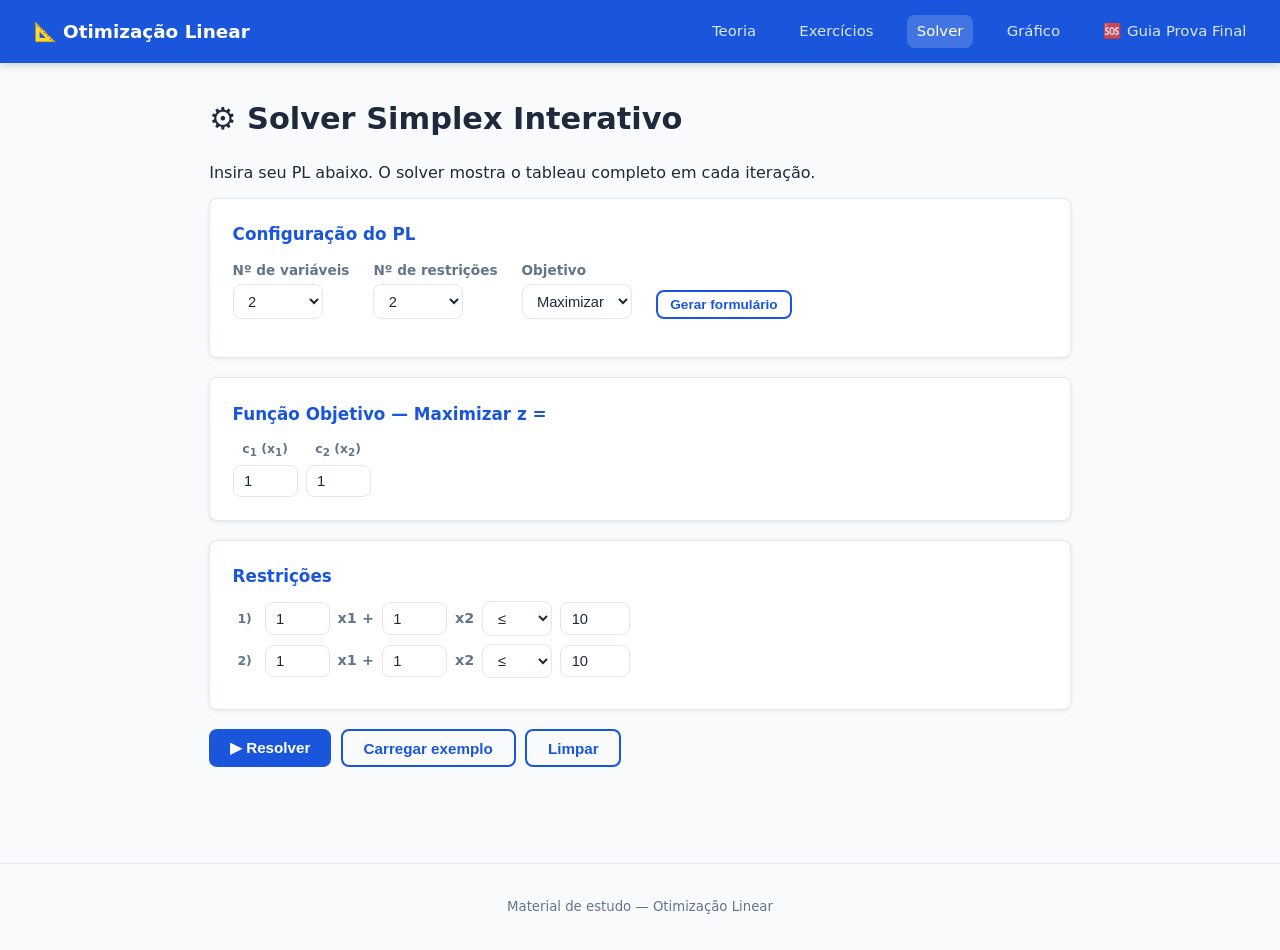
<file: pages/solver.html>
<!DOCTYPE html>
<html lang="pt-BR">
<head>
  <meta charset="UTF-8">
  <meta name="viewport" content="width=device-width, initial-scale=1.0">
  <title>Solver Simplex — Otimização Linear</title>
  <link rel="stylesheet" href="../assets/css/style.css">
  <style>
    .constraint-row { display: flex; gap: .5rem; align-items: center; flex-wrap: wrap; margin-bottom: .5rem; }
    .constraint-row input { max-width: 70px; }
    .constraint-row select { max-width: 70px; }
    .constraint-row span { font-weight: 600; color: var(--text-muted); font-size: .9rem; min-width: 14px; text-align: center; }
    .iteration-header { font-weight: 700; color: var(--primary); margin: 1.4rem 0 .4rem; font-size: 1rem; }
    .obj-row { display: flex; gap: .5rem; align-items: center; flex-wrap: wrap; }
    .obj-row input { max-width: 70px; }
    #result-box { display: none; }
    .var-coef-grid { display: flex; gap: .5rem; flex-wrap: wrap; }
    .var-coef-group { display: flex; flex-direction: column; align-items: center; gap: .25rem; }
    .var-coef-group label { font-size: .78rem; color: var(--text-muted); font-weight: 600; }
    .var-coef-group input { max-width: 65px; }
  </style>
</head>
<body>

<nav>
  <a href="../index.html" class="brand">📐 Otimização Linear</a>
  <a href="teoria.html">Teoria</a>
  <a href="exercicios.html">Exercícios</a>
  <a href="solver.html" class="active">Solver</a>
  <a href="grafico.html">Gráfico</a>
  <a href="guia-prova-final.html">🆘 Guia Prova Final</a>
</nav>

<main>
  <h1>⚙️ Solver Simplex Interativo</h1>
  <p>Insira seu PL abaixo. O solver mostra o tableau completo em cada iteração.</p>

  <!-- Configuração -->
  <div class="card">
    <div class="card-title">Configuração do PL</div>
    <div style="display:flex; gap:1.5rem; flex-wrap:wrap; align-items:center; margin-bottom:1rem;">
      <div>
        <label class="solver-label">Nº de variáveis</label>
        <select id="num-vars" style="max-width:90px">
          <option value="2">2</option>
          <option value="3">3</option>
          <option value="4">4</option>
        </select>
      </div>
      <div>
        <label class="solver-label">Nº de restrições</label>
        <select id="num-constrs" style="max-width:90px">
          <option value="2">2</option>
          <option value="3">3</option>
          <option value="4">4</option>
          <option value="5">5</option>
        </select>
      </div>
      <div>
        <label class="solver-label">Objetivo</label>
        <select id="obj-type" style="max-width:110px">
          <option value="max">Maximizar</option>
          <option value="min">Minimizar</option>
        </select>
      </div>
      <div style="align-self:flex-end">
        <button class="btn btn-outline btn-sm" onclick="buildForm()">Gerar formulário</button>
      </div>
    </div>
  </div>

  <!-- Formulário dinâmico -->
  <div id="pl-form" style="display:none">
    <div class="card">
      <div class="card-title" id="obj-label">Função Objetivo — Maximizar z =</div>
      <div class="var-coef-grid" id="obj-coefs"></div>
    </div>

    <div class="card">
      <div class="card-title">Restrições</div>
      <div id="constrs-container"></div>
    </div>

    <div class="btn-group">
      <button class="btn btn-primary" onclick="solve()">▶ Resolver</button>
      <button class="btn btn-outline" onclick="loadExample()">Carregar exemplo</button>
      <button class="btn btn-outline" onclick="clearForm()">Limpar</button>
    </div>
  </div>

  <!-- Resultado -->
  <div id="result-box">
    <h2>Resolução passo a passo</h2>
    <div id="result-content"></div>
  </div>
</main>

<footer>Material de estudo — Otimização Linear</footer>

<script>
// ─────────────────────────────────────────────
//  Construção do formulário
// ─────────────────────────────────────────────
function buildForm() {
  const nv = parseInt(document.getElementById('num-vars').value);
  const nc = parseInt(document.getElementById('num-constrs').value);
  const objType = document.getElementById('obj-type').value;

  document.getElementById('obj-label').textContent =
    `Função Objetivo — ${objType === 'max' ? 'Maximizar' : 'Minimizar'} z =`;

  // Coeficientes da FO
  const objDiv = document.getElementById('obj-coefs');
  objDiv.innerHTML = '';
  for (let j = 0; j < nv; j++) {
    const g = document.createElement('div');
    g.className = 'var-coef-group';
    g.innerHTML = `<label>c<sub>${j+1}</sub> (x<sub>${j+1}</sub>)</label>
                   <input type="number" id="c${j}" value="1" step="any">`;
    objDiv.appendChild(g);
  }

  // Restrições
  const cDiv = document.getElementById('constrs-container');
  cDiv.innerHTML = '';
  for (let i = 0; i < nc; i++) {
    const row = document.createElement('div');
    row.className = 'constraint-row';
    let html = `<span style="font-size:.78rem;color:var(--text-muted);min-width:24px">${i+1})</span>`;
    for (let j = 0; j < nv; j++) {
      html += `<input type="number" id="a${i}_${j}" value="1" step="any" style="max-width:65px">
               <span>${j < nv-1 ? 'x'+(j+1)+' +' : 'x'+(j+1)}</span>`;
    }
    html += `<select id="sign${i}" style="max-width:70px">
               <option value="le">≤</option>
               <option value="ge">≥</option>
               <option value="eq">=</option>
             </select>
             <input type="number" id="b${i}" value="10" step="any" style="max-width:70px">`;
    row.innerHTML = html;
    cDiv.appendChild(row);
  }

  document.getElementById('pl-form').style.display = 'block';
  document.getElementById('result-box').style.display = 'none';
}

function loadExample() {
  document.getElementById('num-vars').value = '2';
  document.getElementById('num-constrs').value = '2';
  document.getElementById('obj-type').value = 'max';
  buildForm();
  // z = 5x1 + 4x2
  document.getElementById('c0').value = 5;
  document.getElementById('c1').value = 4;
  // 6x1 + 4x2 <= 24
  document.getElementById('a0_0').value = 6;
  document.getElementById('a0_1').value = 4;
  document.getElementById('sign0').value = 'le';
  document.getElementById('b0').value = 24;
  // x1 + 2x2 <= 6
  document.getElementById('a1_0').value = 1;
  document.getElementById('a1_1').value = 2;
  document.getElementById('sign1').value = 'le';
  document.getElementById('b1').value = 6;
}

function clearForm() {
  document.getElementById('result-box').style.display = 'none';
}

// ─────────────────────────────────────────────
//  Solver principal
// ─────────────────────────────────────────────
function solve() {
  const nv = parseInt(document.getElementById('num-vars').value);
  const nc = parseInt(document.getElementById('num-constrs').value);
  const isMax = document.getElementById('obj-type').value === 'max';

  // Lê coeficientes
  const c = [];
  for (let j = 0; j < nv; j++) c.push(parseFloat(document.getElementById('c'+j).value) || 0);

  const A = [], b = [], signs = [];
  for (let i = 0; i < nc; i++) {
    const row = [];
    for (let j = 0; j < nv; j++) row.push(parseFloat(document.getElementById(`a${i}_${j}`).value) || 0);
    A.push(row);
    b.push(parseFloat(document.getElementById('b'+i).value) || 0);
    signs.push(document.getElementById('sign'+i).value);
  }

  // Converte para maximização (se minimização, nega c)
  const objC = isMax ? [...c] : c.map(v => -v);

  // Monta tableau aumentado com folgas/excessos/artificiais
  // Variáveis: x0..x(nv-1), folgas/excessos, artificiais
  // Formato interno: tableau[i] = linha com colunas [x0..xnv, e/s vars, b]
  const M = 1e6; // Big-M
  let ncols = nv;
  const slackCols = []; // índice global de cada variável de folga/excesso
  const artCols = [];   // índice global de cada variável artificial
  const signMap = [];   // 'le' | 'ge' | 'eq'

  for (let i = 0; i < nc; i++) {
    signMap.push(signs[i]);
    if (signs[i] === 'le') {
      slackCols.push({ row: i, col: ncols, type: 'slack' });
      ncols++;
    } else if (signs[i] === 'ge') {
      slackCols.push({ row: i, col: ncols, type: 'excess' });
      ncols++;
      artCols.push({ row: i, col: ncols });
      ncols++;
    } else { // eq
      artCols.push({ row: i, col: ncols });
      ncols++;
    }
  }

  // Linhas do tableau: nc restrições + 1 linha z
  const T = [];
  for (let i = 0; i < nc; i++) {
    const row = new Array(ncols + 1).fill(0);
    for (let j = 0; j < nv; j++) row[j] = A[i][j];
    row[ncols] = b[i]; // RHS
    T.push(row);
  }

  // Atribui folgas/excessos
  for (const s of slackCols) {
    T[s.row][s.col] = s.type === 'slack' ? 1 : -1;
  }
  // Atribui artificiais
  for (const a of artCols) {
    T[a.row][a.col] = 1;
  }

  // Linha z (coeficientes negativos para maximização)
  const zRow = new Array(ncols + 1).fill(0);
  for (let j = 0; j < nv; j++) zRow[j] = -objC[j];
  // Penalidade Big-M nas artificiais
  for (const a of artCols) zRow[a.col] = M;
  T.push(zRow);

  // Eliminar artificiais da linha z (subtrai M × linha da artificial)
  for (const a of artCols) {
    for (let k = 0; k <= ncols; k++) {
      T[nc][k] += M * T[a.row][k];
    }
  }

  // Base inicial
  const basis = new Array(nc);
  for (let i = 0; i < nc; i++) basis[i] = -1;
  for (const s of slackCols) { if (s.type === 'slack') basis[s.row] = s.col; }
  for (const a of artCols) basis[a.row] = a.col;

  // Nomes das variáveis
  const varNames = [];
  for (let j = 0; j < nv; j++) varNames.push(`x${j+1}`);
  for (const s of slackCols) varNames[s.col] = s.type === 'slack' ? `s${s.row+1}` : `e${s.row+1}`;
  for (const a of artCols) varNames[a.col] = `a${a.row+1}`;

  // ── Iterações ──
  const history = [];
  let iter = 0;
  const MAX_ITER = 30;

  history.push({ tableau: deepCopy(T), basis: [...basis], msg: 'Tableau inicial' });

  while (iter < MAX_ITER) {
    iter++;
    // Encontrar coluna pivô (mais negativo na linha z)
    let pivCol = -1, minVal = -1e-9;
    for (let j = 0; j < ncols; j++) {
      if (T[nc][j] < minVal) { minVal = T[nc][j]; pivCol = j; }
    }
    if (pivCol === -1) break; // Ótimo

    // Encontrar linha pivô (razão mínima)
    let pivRow = -1, minRatio = Infinity;
    for (let i = 0; i < nc; i++) {
      if (T[i][pivCol] > 1e-9) {
        const ratio = T[i][ncols] / T[i][pivCol];
        if (ratio < minRatio - 1e-9) { minRatio = ratio; pivRow = i; }
      }
    }

    if (pivRow === -1) {
      history.push({ msg: '⚠️ Problema ILIMITADO — nenhuma razão finita encontrada.', tableau: null });
      break;
    }

    // Pivoteamento
    const pivEl = T[pivRow][pivCol];
    for (let k = 0; k <= ncols; k++) T[pivRow][k] /= pivEl;
    for (let i = 0; i <= nc; i++) {
      if (i !== pivRow && Math.abs(T[i][pivCol]) > 1e-12) {
        const factor = T[i][pivCol];
        for (let k = 0; k <= ncols; k++) T[i][k] -= factor * T[pivRow][k];
      }
    }
    basis[pivRow] = pivCol;

    history.push({
      tableau: deepCopy(T),
      basis: [...basis],
      pivRow, pivCol,
      msg: `Iteração ${iter}: ${varNames[pivCol]} entra, ${varNames[basis[pivRow]]} sai`
    });
  }

  // Verifica artificiais na base
  let infeasible = false;
  for (let i = 0; i < nc; i++) {
    if (artCols.some(a => a.col === basis[i]) && Math.abs(T[i][ncols]) > 1e-6) {
      infeasible = true; break;
    }
  }

  // Renderiza
  renderResult(history, T, basis, varNames, ncols, nc, nv, isMax, infeasible, c, artCols);
}

function renderResult(history, T, basis, varNames, ncols, nc, nv, isMax, infeasible, c, artCols) {
  const box = document.getElementById('result-box');
  const content = document.getElementById('result-content');
  box.style.display = 'block';
  content.innerHTML = '';

  history.forEach((h, idx) => {
    const hdr = document.createElement('div');
    hdr.className = 'iteration-header';
    hdr.textContent = h.msg;
    content.appendChild(hdr);

    if (!h.tableau) return;

    const wrap = document.createElement('div');
    wrap.className = 'tableau-wrap';

    // Cabeçalho
    let html = '<table class="tableau"><thead><tr><th>Base</th>';
    for (let j = 0; j < ncols; j++) html += `<th>${varNames[j]}</th>`;
    html += '<th>b</th></tr></thead><tbody>';

    for (let i = 0; i < nc; i++) {
      html += `<tr><td class="basis">${varNames[h.basis[i]] ?? '?'}</td>`;
      for (let j = 0; j < ncols; j++) {
        const isPivot = h.pivRow === i && h.pivCol === j;
        const cls = isPivot ? ' class="pivot"' : '';
        html += `<td${cls}>${fmtNum(h.tableau[i][j])}</td>`;
      }
      html += `<td>${fmtNum(h.tableau[i][ncols])}</td></tr>`;
    }

    // Linha z
    const isLast = idx === history.length - 1;
    html += `<tr${isLast ? ' class="result"' : ''}><td><strong>z</strong></td>`;
    for (let j = 0; j < ncols; j++) html += `<td>${fmtNum(h.tableau[nc][j])}</td>`;
    html += `<td><strong>${fmtNum(h.tableau[nc][ncols])}</strong></td></tr>`;

    html += '</tbody></table>';
    wrap.innerHTML = html;
    content.appendChild(wrap);
  });

  // Solução final
  const resDiv = document.createElement('div');
  if (infeasible) {
    resDiv.innerHTML = '<div class="alert alert-warning"><strong>Problema INVIÁVEL</strong> — variáveis artificiais permanecem na base com valor positivo.</div>';
  } else {
    const zFinal = T[nc][ncols];
    const zVal = isMax ? zFinal : -zFinal;
    let sol = `<div class="alert alert-success"><strong>✅ Solução Ótima Encontrada</strong><br><br>`;
    for (let j = 0; j < nv; j++) {
      const bIdx = basis.indexOf(j);
      const val = bIdx >= 0 ? T[bIdx][ncols] : 0;
      sol += `x${j+1} = ${fmtNum(val)}<br>`;
    }
    sol += `<br><strong>z* = ${fmtNum(zVal)}</strong>`;

    // Preços sombra (valores na linha z nas colunas de folga originais)
    const slacks = [];
    for (let j = ncols - 1; j >= 0; j--) {
      if (varNames[j] && varNames[j].startsWith('s')) slacks.push(j);
    }
    if (slacks.length > 0) {
      sol += `<br><br><strong>Preços sombra:</strong> `;
      slacks.reverse().forEach((col, i) => {
        const ps = isMax ? T[nc][col] : -T[nc][col];
        sol += `y${i+1} = ${fmtNum(ps)}  `;
      });
    }
    sol += '</div>';
    resDiv.innerHTML = sol;
  }
  content.appendChild(resDiv);
  box.scrollIntoView({ behavior: 'smooth', block: 'start' });
}

function fmtNum(v) {
  if (Math.abs(v) < 1e-9) return '0';
  if (Number.isInteger(v)) return v.toString();
  // Tenta simplificar como fração
  const fr = toFraction(v);
  if (fr) return fr;
  return parseFloat(v.toFixed(4)).toString();
}

function toFraction(x) {
  const MAX_D = 64;
  let bestNum = Math.round(x), bestDen = 1, bestErr = Math.abs(x - bestNum);
  for (let d = 2; d <= MAX_D; d++) {
    const n = Math.round(x * d);
    const err = Math.abs(x - n / d);
    if (err < bestErr - 1e-10) { bestErr = err; bestNum = n; bestDen = d; }
  }
  if (bestErr < 1e-7 && bestDen > 1) return `${bestNum}/${bestDen}`;
  return null;
}

function deepCopy(arr) { return arr.map(r => [...r]); }

// Gera o formulário ao carregar
buildForm();
</script>

</body>
</html>
</file>
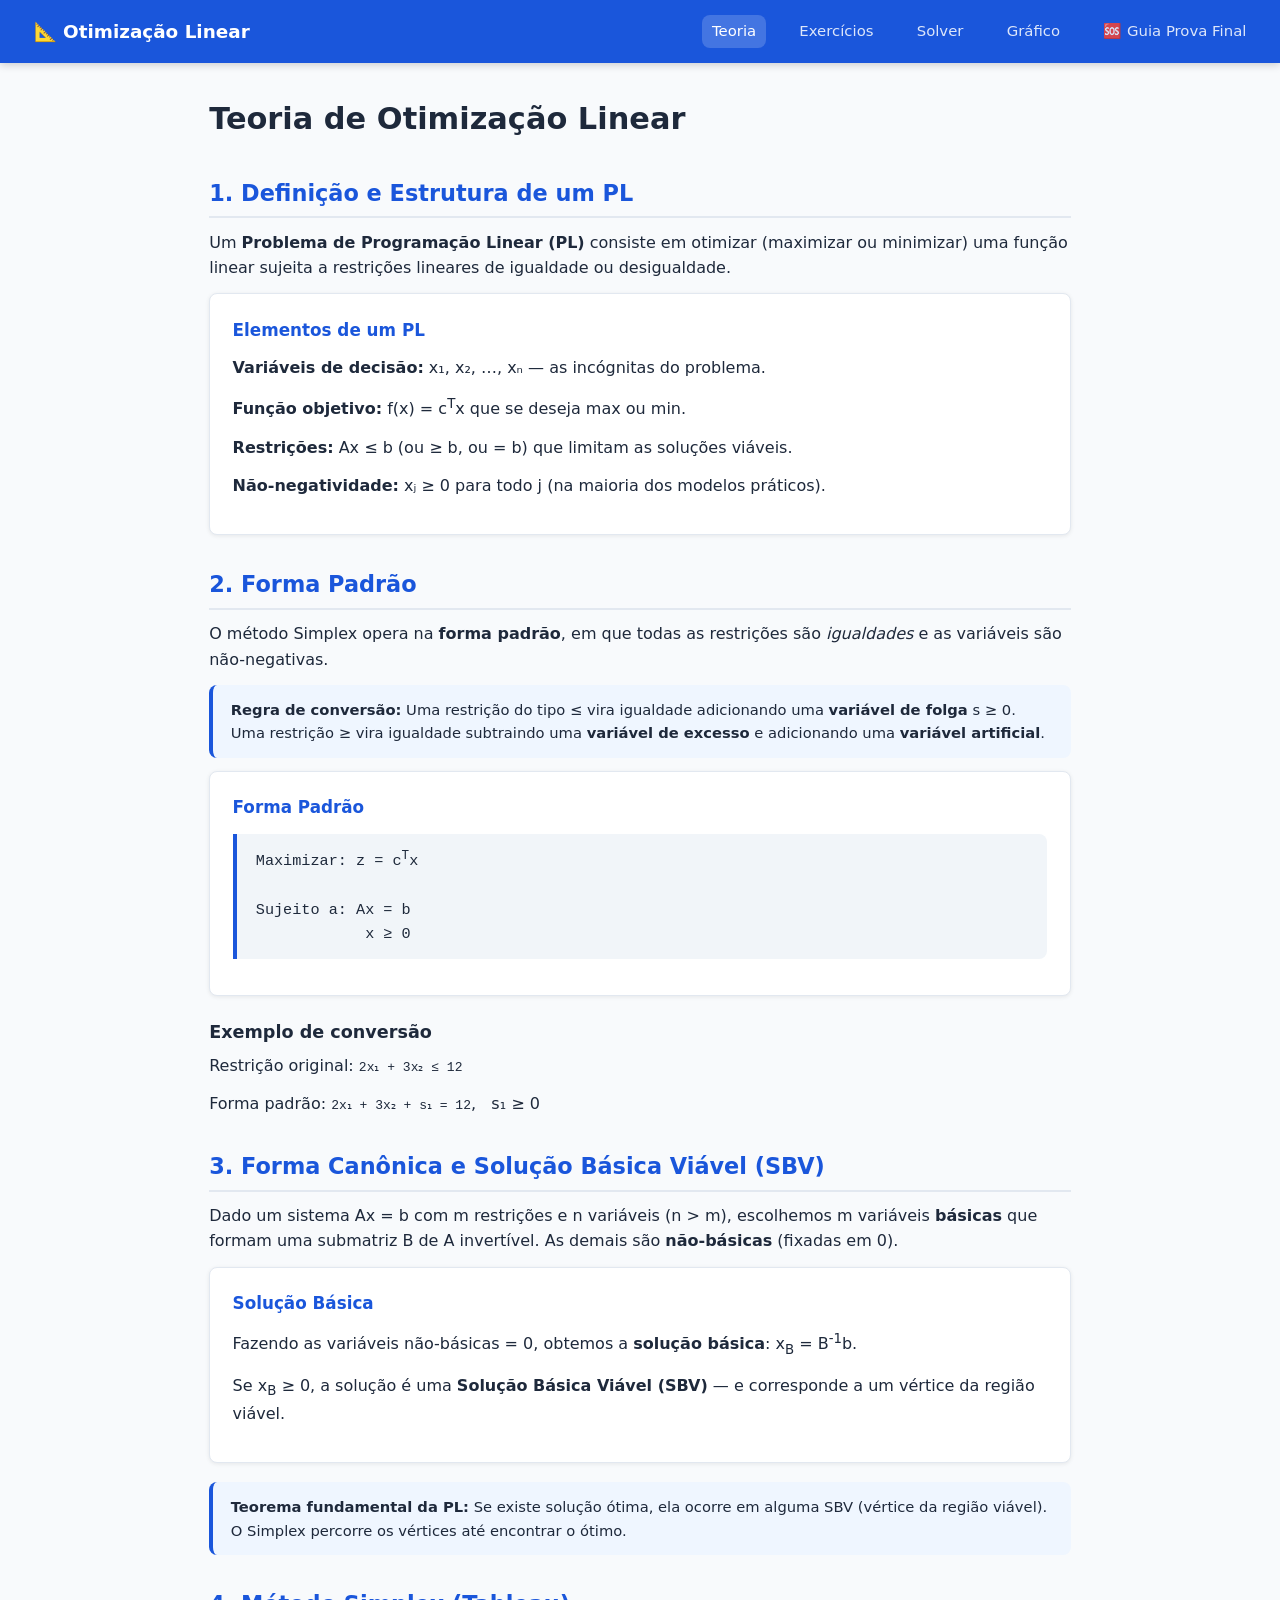
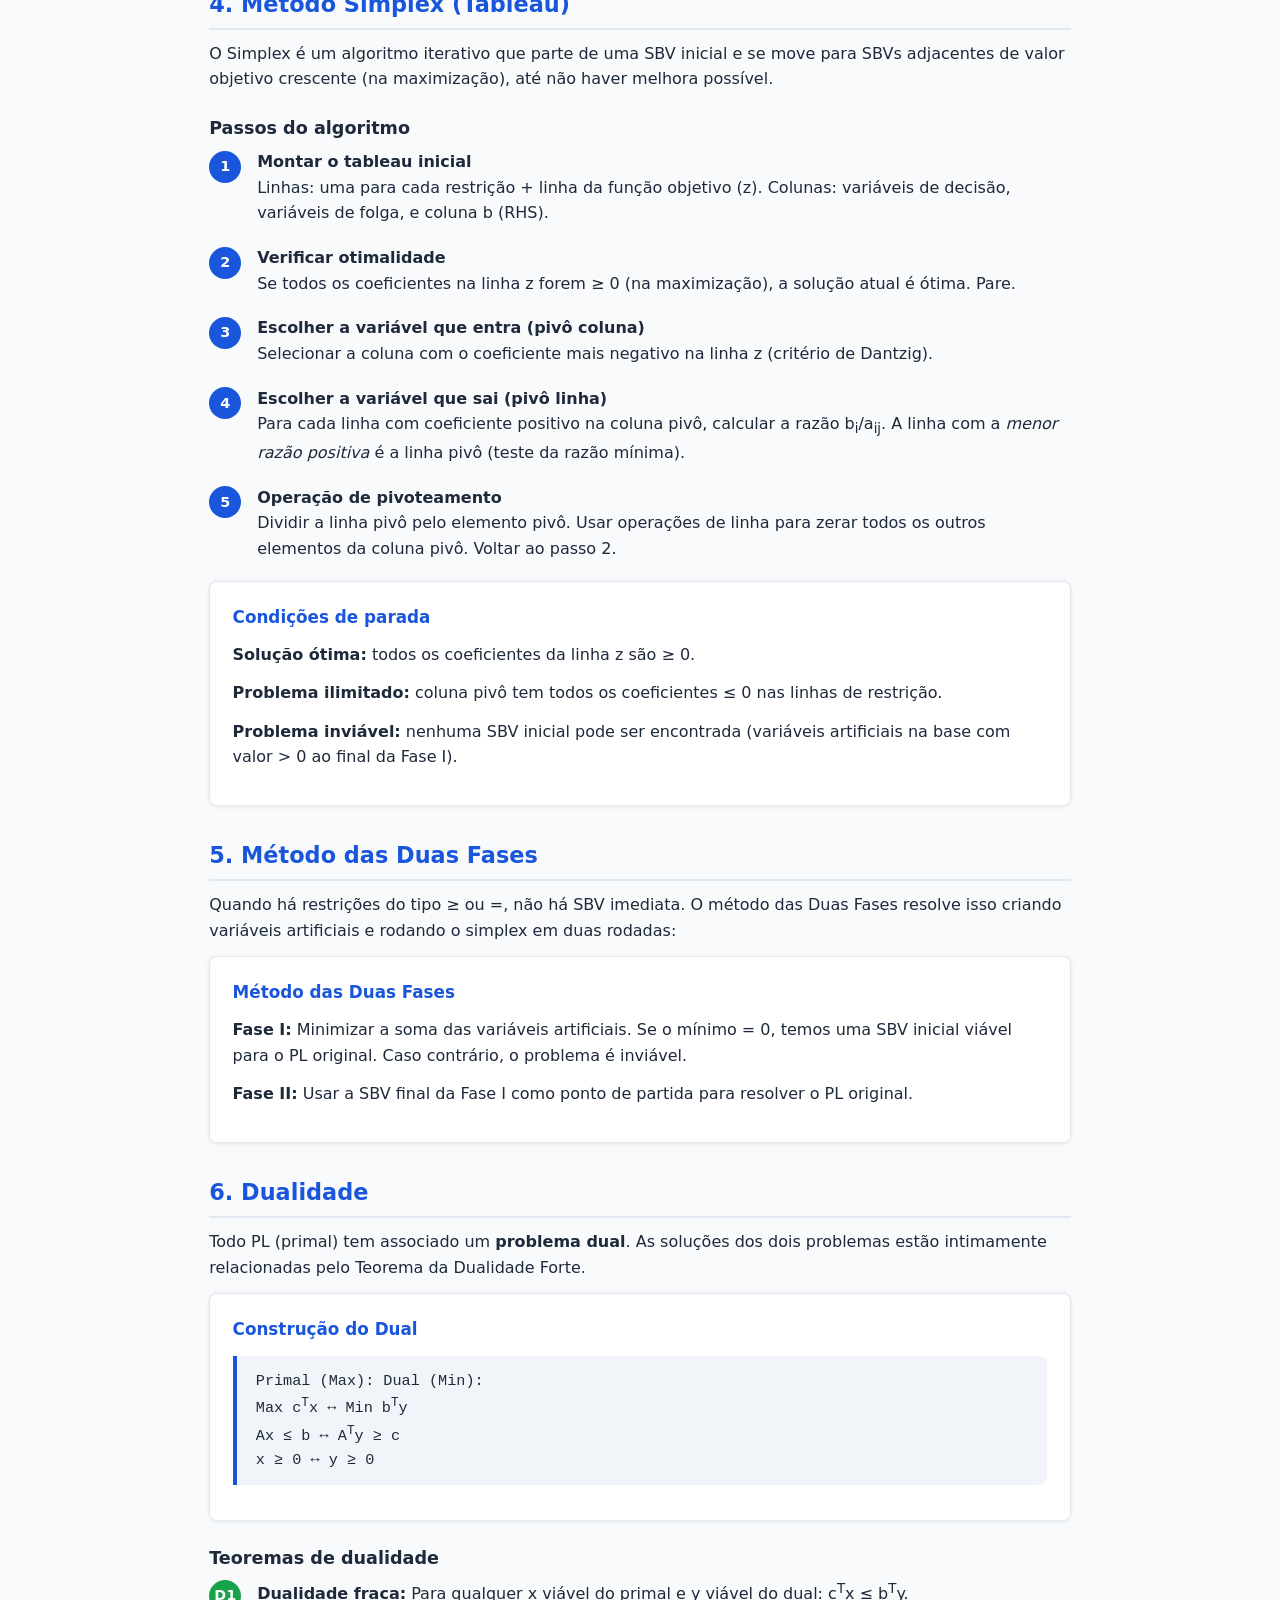
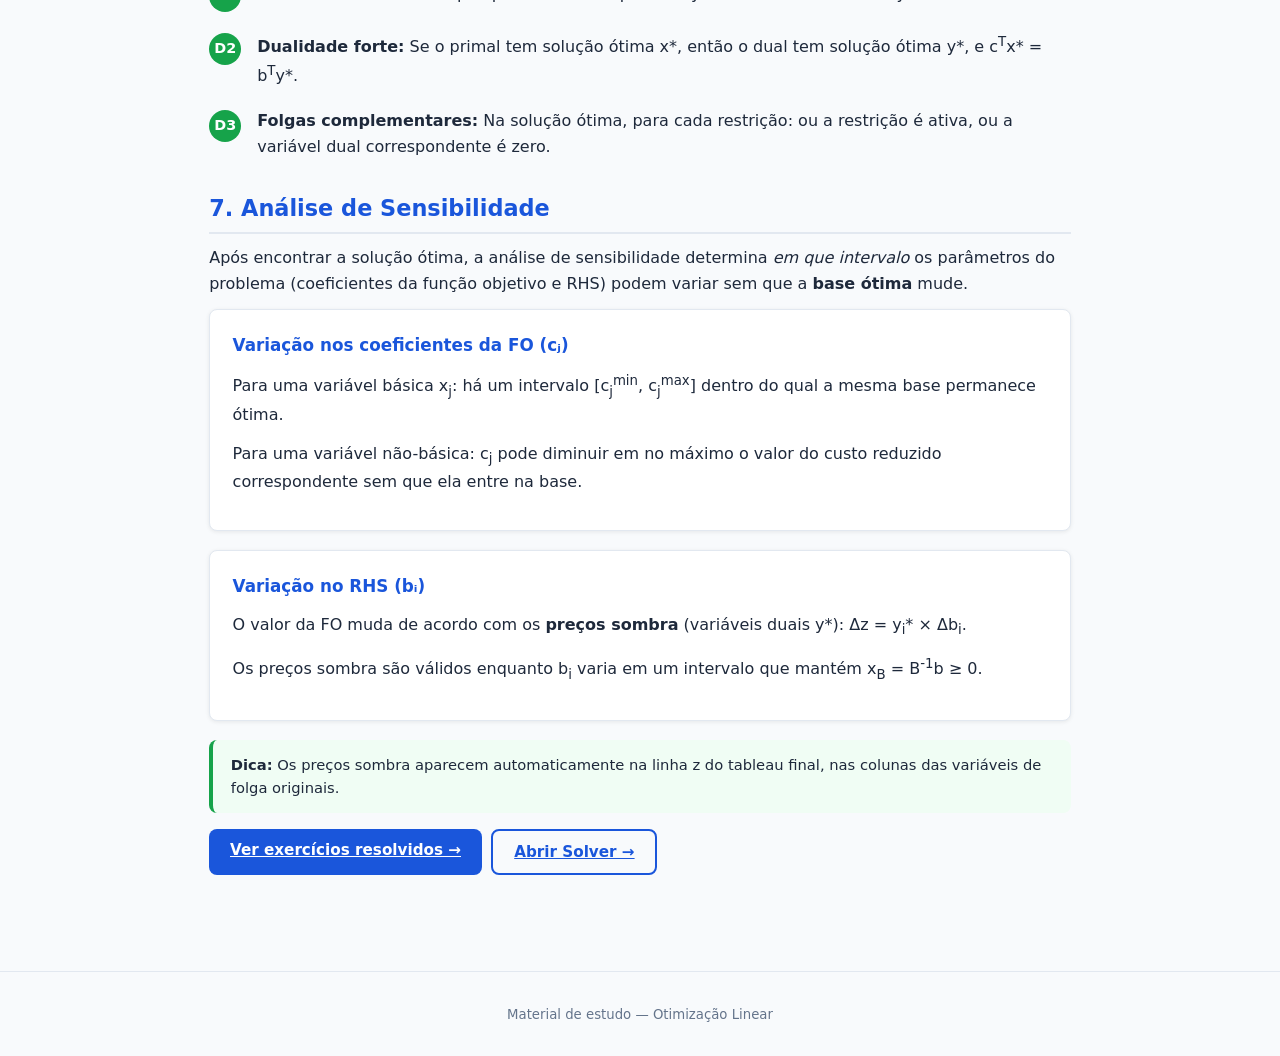
<file: pages/teoria.html>
<!DOCTYPE html>
<html lang="pt-BR">
<head>
  <meta charset="UTF-8">
  <meta name="viewport" content="width=device-width, initial-scale=1.0">
  <title>Teoria — Otimização Linear</title>
  <link rel="stylesheet" href="../assets/css/style.css">
</head>
<body>

<nav>
  <a href="../index.html" class="brand">📐 Otimização Linear</a>
  <a href="teoria.html" class="active">Teoria</a>
  <a href="exercicios.html">Exercícios</a>
  <a href="solver.html">Solver</a>
  <a href="grafico.html">Gráfico</a>
  <a href="guia-prova-final.html">🆘 Guia Prova Final</a>
</nav>

<main>
  <h1>Teoria de Otimização Linear</h1>

  <!-- ===== 1. Definição ===== -->
  <h2>1. Definição e Estrutura de um PL</h2>
  <p>
    Um <strong>Problema de Programação Linear (PL)</strong> consiste em otimizar (maximizar ou minimizar)
    uma função linear sujeita a restrições lineares de igualdade ou desigualdade.
  </p>

  <div class="card">
    <div class="card-title">Elementos de um PL</div>
    <p><strong>Variáveis de decisão:</strong> x₁, x₂, …, xₙ — as incógnitas do problema.</p>
    <p><strong>Função objetivo:</strong> f(x) = c<sup>T</sup>x que se deseja max ou min.</p>
    <p><strong>Restrições:</strong> Ax ≤ b (ou ≥ b, ou = b) que limitam as soluções viáveis.</p>
    <p><strong>Não-negatividade:</strong> xⱼ ≥ 0 para todo j (na maioria dos modelos práticos).</p>
  </div>

  <!-- ===== 2. Forma Padrão ===== -->
  <h2>2. Forma Padrão</h2>
  <p>
    O método Simplex opera na <strong>forma padrão</strong>, em que todas as restrições são
    <em>igualdades</em> e as variáveis são não-negativas.
  </p>

  <div class="alert alert-info">
    <strong>Regra de conversão:</strong> Uma restrição do tipo ≤ vira igualdade adicionando uma
    <strong>variável de folga</strong> s ≥ 0. Uma restrição ≥ vira igualdade subtraindo uma
    <strong>variável de excesso</strong> e adicionando uma <strong>variável artificial</strong>.
  </div>

  <div class="card">
    <div class="card-title">Forma Padrão</div>
    <div class="math-block">
      Maximizar:  z = c<sup>T</sup>x<br><br>
      Sujeito a:  Ax = b<br>
      &nbsp;&nbsp;&nbsp;&nbsp;&nbsp;&nbsp;&nbsp;&nbsp;&nbsp;&nbsp;&nbsp;&nbsp;x ≥ 0
    </div>
  </div>

  <h3>Exemplo de conversão</h3>
  <p>Restrição original: <code>2x₁ + 3x₂ ≤ 12</code></p>
  <p>Forma padrão: <code>2x₁ + 3x₂ + s₁ = 12</code>, &nbsp; s₁ ≥ 0</p>

  <!-- ===== 3. Forma Canônica ===== -->
  <h2>3. Forma Canônica e Solução Básica Viável (SBV)</h2>
  <p>
    Dado um sistema Ax = b com m restrições e n variáveis (n > m), escolhemos m variáveis
    <strong>básicas</strong> que formam uma submatriz B de A invertível. As demais são
    <strong>não-básicas</strong> (fixadas em 0).
  </p>

  <div class="card">
    <div class="card-title">Solução Básica</div>
    <p>
      Fazendo as variáveis não-básicas = 0, obtemos a <strong>solução básica</strong>:
      x<sub>B</sub> = B<sup>-1</sup>b.
    </p>
    <p>Se x<sub>B</sub> ≥ 0, a solução é uma <strong>Solução Básica Viável (SBV)</strong>
    — e corresponde a um vértice da região viável.</p>
  </div>

  <div class="alert alert-info">
    <strong>Teorema fundamental da PL:</strong> Se existe solução ótima, ela ocorre em alguma SBV
    (vértice da região viável). O Simplex percorre os vértices até encontrar o ótimo.
  </div>

  <!-- ===== 4. Método Simplex ===== -->
  <h2>4. Método Simplex (Tableau)</h2>
  <p>
    O Simplex é um algoritmo iterativo que parte de uma SBV inicial e se move para SBVs adjacentes
    de valor objetivo crescente (na maximização), até não haver melhora possível.
  </p>

  <h3>Passos do algoritmo</h3>

  <div class="step">
    <div class="step-num">1</div>
    <div>
      <strong>Montar o tableau inicial</strong><br>
      Linhas: uma para cada restrição + linha da função objetivo (z). Colunas: variáveis de decisão,
      variáveis de folga, e coluna b (RHS).
    </div>
  </div>

  <div class="step">
    <div class="step-num">2</div>
    <div>
      <strong>Verificar otimalidade</strong><br>
      Se todos os coeficientes na linha z forem ≥ 0 (na maximização), a solução atual é ótima. Pare.
    </div>
  </div>

  <div class="step">
    <div class="step-num">3</div>
    <div>
      <strong>Escolher a variável que entra (pivô coluna)</strong><br>
      Selecionar a coluna com o coeficiente mais negativo na linha z (critério de Dantzig).
    </div>
  </div>

  <div class="step">
    <div class="step-num">4</div>
    <div>
      <strong>Escolher a variável que sai (pivô linha)</strong><br>
      Para cada linha com coeficiente positivo na coluna pivô, calcular a razão b<sub>i</sub>/a<sub>ij</sub>.
      A linha com a <em>menor razão positiva</em> é a linha pivô (teste da razão mínima).
    </div>
  </div>

  <div class="step">
    <div class="step-num">5</div>
    <div>
      <strong>Operação de pivoteamento</strong><br>
      Dividir a linha pivô pelo elemento pivô. Usar operações de linha para zerar todos os outros
      elementos da coluna pivô. Voltar ao passo 2.
    </div>
  </div>

  <div class="card">
    <div class="card-title">Condições de parada</div>
    <p><strong>Solução ótima:</strong> todos os coeficientes da linha z são ≥ 0.</p>
    <p><strong>Problema ilimitado:</strong> coluna pivô tem todos os coeficientes ≤ 0 nas linhas de restrição.</p>
    <p><strong>Problema inviável:</strong> nenhuma SBV inicial pode ser encontrada (variáveis artificiais na base com valor > 0 ao final da Fase I).</p>
  </div>

  <!-- ===== 5. Duas Fases ===== -->
  <h2>5. Método das Duas Fases</h2>
  <p>
    Quando há restrições do tipo ≥ ou =, não há SBV imediata. O método das Duas Fases resolve isso
    criando variáveis artificiais e rodando o simplex em duas rodadas:
  </p>

  <div class="card">
    <div class="card-title">Método das Duas Fases</div>
    <p>
      <strong>Fase I:</strong> Minimizar a soma das variáveis artificiais. Se o mínimo = 0, temos uma SBV
      inicial viável para o PL original. Caso contrário, o problema é inviável.
    </p>
    <p>
      <strong>Fase II:</strong> Usar a SBV final da Fase I como ponto de partida para resolver o PL original.
    </p>
  </div>

  <!-- ===== 6. Dualidade ===== -->
  <h2>6. Dualidade</h2>
  <p>
    Todo PL (primal) tem associado um <strong>problema dual</strong>. As soluções dos dois problemas
    estão intimamente relacionadas pelo Teorema da Dualidade Forte.
  </p>

  <div class="card">
    <div class="card-title">Construção do Dual</div>
    <div class="math-block">
      Primal (Max):          Dual (Min):<br>
      Max c<sup>T</sup>x  ↔  Min b<sup>T</sup>y<br>
      Ax ≤ b             ↔  A<sup>T</sup>y ≥ c<br>
      x ≥ 0              ↔  y ≥ 0
    </div>
  </div>

  <h3>Teoremas de dualidade</h3>
  <div class="step">
    <div class="step-num" style="background:#16a34a">D1</div>
    <div><strong>Dualidade fraca:</strong> Para qualquer x viável do primal e y viável do dual: c<sup>T</sup>x ≤ b<sup>T</sup>y.</div>
  </div>
  <div class="step">
    <div class="step-num" style="background:#16a34a">D2</div>
    <div><strong>Dualidade forte:</strong> Se o primal tem solução ótima x*, então o dual tem solução ótima y*, e c<sup>T</sup>x* = b<sup>T</sup>y*.</div>
  </div>
  <div class="step">
    <div class="step-num" style="background:#16a34a">D3</div>
    <div><strong>Folgas complementares:</strong> Na solução ótima, para cada restrição: ou a restrição é ativa, ou a variável dual correspondente é zero.</div>
  </div>

  <!-- ===== 7. Análise de Sensibilidade ===== -->
  <h2>7. Análise de Sensibilidade</h2>
  <p>
    Após encontrar a solução ótima, a análise de sensibilidade determina <em>em que intervalo</em>
    os parâmetros do problema (coeficientes da função objetivo e RHS) podem variar sem que a
    <strong>base ótima</strong> mude.
  </p>

  <div class="card">
    <div class="card-title">Variação nos coeficientes da FO (cⱼ)</div>
    <p>
      Para uma variável básica x<sub>j</sub>: há um intervalo [c<sub>j</sub><sup>min</sup>, c<sub>j</sub><sup>max</sup>]
      dentro do qual a mesma base permanece ótima.
    </p>
    <p>
      Para uma variável não-básica: c<sub>j</sub> pode diminuir em no máximo o valor do custo reduzido
      correspondente sem que ela entre na base.
    </p>
  </div>

  <div class="card">
    <div class="card-title">Variação no RHS (bᵢ)</div>
    <p>
      O valor da FO muda de acordo com os <strong>preços sombra</strong> (variáveis duais y*):
      Δz = y<sub>i</sub>* × Δb<sub>i</sub>.
    </p>
    <p>
      Os preços sombra são válidos enquanto b<sub>i</sub> varia em um intervalo que mantém x<sub>B</sub> = B<sup>-1</sup>b ≥ 0.
    </p>
  </div>

  <div class="alert alert-success">
    <strong>Dica:</strong> Os preços sombra aparecem automaticamente na linha z do tableau final,
    nas colunas das variáveis de folga originais.
  </div>

  <div class="btn-group">
    <a href="exercicios.html" class="btn btn-primary">Ver exercícios resolvidos →</a>
    <a href="solver.html" class="btn btn-outline">Abrir Solver →</a>
  </div>
</main>

<footer>
  Material de estudo — Otimização Linear
</footer>

</body>
</html>
</file>
<file: assets/css/style.css>
/* ============================================================
   Otimização Linear — Estilo Global
   ============================================================ */

:root {
  --primary:    #1a56db;
  --primary-dk: #1240a8;
  --accent:     #0ea5e9;
  --bg:         #f8fafc;
  --surface:    #ffffff;
  --border:     #e2e8f0;
  --text:       #1e293b;
  --text-muted: #64748b;
  --success:    #16a34a;
  --warning:    #d97706;
  --danger:     #dc2626;
  --radius:     8px;
  --shadow:     0 1px 4px rgba(0,0,0,.08);
}

* { box-sizing: border-box; margin: 0; padding: 0; }

body {
  font-family: 'Segoe UI', system-ui, sans-serif;
  background: var(--bg);
  color: var(--text);
  line-height: 1.6;
}

/* ── Navbar ── */
nav {
  background: var(--primary);
  padding: .75rem 1.5rem;
  display: flex;
  align-items: center;
  gap: 1.5rem;
  flex-wrap: wrap;
  box-shadow: 0 2px 8px rgba(0,0,0,.18);
  position: sticky;
  top: 0;
  z-index: 100;
}

nav .brand {
  font-size: 1.15rem;
  font-weight: 700;
  color: #fff;
  text-decoration: none;
  margin-right: auto;
}

nav a {
  color: rgba(255,255,255,.85);
  text-decoration: none;
  font-size: .93rem;
  padding: .3rem .6rem;
  border-radius: var(--radius);
  transition: background .15s, color .15s;
}

nav a:hover, nav a.active {
  background: rgba(255,255,255,.18);
  color: #fff;
}

/* ── Hero ── */
.hero {
  background: linear-gradient(135deg, var(--primary) 0%, var(--accent) 100%);
  color: #fff;
  text-align: center;
  padding: 4rem 1.5rem 3rem;
}

.hero h1 { font-size: 2.4rem; font-weight: 800; margin-bottom: .5rem; }
.hero p  { font-size: 1.1rem; opacity: .9; max-width: 560px; margin: 0 auto 1.8rem; }

.hero-cards {
  display: flex;
  gap: 1rem;
  justify-content: center;
  flex-wrap: wrap;
  margin-top: 2rem;
}

.hero-card {
  background: rgba(255,255,255,.15);
  border: 1px solid rgba(255,255,255,.3);
  border-radius: var(--radius);
  padding: 1.2rem 1.5rem;
  width: 180px;
  text-decoration: none;
  color: #fff;
  transition: background .2s, transform .2s;
}

.hero-card:hover {
  background: rgba(255,255,255,.25);
  transform: translateY(-3px);
}

.hero-card .icon { font-size: 2rem; display: block; margin-bottom: .4rem; }
.hero-card span  { font-size: .92rem; font-weight: 500; }

/* ── Layout ── */
main {
  max-width: 900px;
  margin: 2rem auto;
  padding: 0 1.2rem 3rem;
}

/* ── Section headings ── */
h1 { font-size: 1.9rem; font-weight: 700; margin-bottom: 1rem; }
h2 { font-size: 1.4rem; font-weight: 600; margin: 2rem 0 .7rem; color: var(--primary); border-bottom: 2px solid var(--border); padding-bottom: .3rem; }
h3 { font-size: 1.1rem; font-weight: 600; margin: 1.4rem 0 .4rem; }
p  { margin-bottom: .8rem; }

/* ── Cards ── */
.card {
  background: var(--surface);
  border: 1px solid var(--border);
  border-radius: var(--radius);
  padding: 1.4rem;
  margin-bottom: 1.2rem;
  box-shadow: var(--shadow);
}

.card-title {
  font-size: 1.05rem;
  font-weight: 600;
  margin-bottom: .7rem;
  color: var(--primary);
}

/* ── Tableau ── */
.tableau-wrap { overflow-x: auto; margin: 1rem 0; }

table.tableau {
  border-collapse: collapse;
  font-size: .9rem;
  min-width: 360px;
}

table.tableau th,
table.tableau td {
  border: 1px solid var(--border);
  padding: .4rem .75rem;
  text-align: center;
}

table.tableau thead th {
  background: var(--primary);
  color: #fff;
  font-weight: 600;
}

table.tableau tbody tr:nth-child(even) { background: #f1f5f9; }
table.tableau .pivot  { background: #fef3c7; font-weight: 700; color: #92400e; }
table.tableau .basis  { background: #eff6ff; font-weight: 600; }
table.tableau .result { background: #f0fdf4; font-weight: 700; color: var(--success); }

/* ── Math blocks ── */
.math-block {
  background: #f1f5f9;
  border-left: 4px solid var(--primary);
  border-radius: 0 var(--radius) var(--radius) 0;
  padding: .8rem 1.2rem;
  margin: .8rem 0;
  font-family: 'Courier New', monospace;
  font-size: .95rem;
  overflow-x: auto;
}

/* ── Badges ── */
.badge {
  display: inline-block;
  padding: .15rem .55rem;
  border-radius: 999px;
  font-size: .78rem;
  font-weight: 600;
}
.badge-blue   { background: #dbeafe; color: #1e40af; }
.badge-green  { background: #dcfce7; color: #15803d; }
.badge-orange { background: #ffedd5; color: #c2410c; }

/* ── Solver form ── */
.solver-grid {
  display: grid;
  grid-template-columns: repeat(auto-fill, minmax(80px, 1fr));
  gap: .5rem;
  align-items: center;
}

label.solver-label {
  font-size: .85rem;
  font-weight: 600;
  color: var(--text-muted);
  display: block;
  margin-bottom: .2rem;
}

input[type="number"], input[type="text"], select {
  width: 100%;
  padding: .45rem .65rem;
  border: 1px solid var(--border);
  border-radius: var(--radius);
  font-size: .92rem;
  background: #fff;
  color: var(--text);
  transition: border-color .15s;
}

input:focus, select:focus {
  outline: none;
  border-color: var(--primary);
  box-shadow: 0 0 0 3px rgba(26,86,219,.12);
}

.btn {
  display: inline-block;
  padding: .55rem 1.3rem;
  border-radius: var(--radius);
  font-size: .95rem;
  font-weight: 600;
  cursor: pointer;
  border: none;
  transition: background .15s, transform .1s;
}

.btn:active { transform: scale(.97); }

.btn-primary { background: var(--primary); color: #fff; }
.btn-primary:hover { background: var(--primary-dk); }
.btn-outline { background: transparent; color: var(--primary); border: 2px solid var(--primary); }
.btn-outline:hover { background: var(--primary); color: #fff; }
.btn-sm { padding: .3rem .8rem; font-size: .85rem; }

.btn-group { display: flex; gap: .6rem; flex-wrap: wrap; margin-top: 1rem; }

/* ── Alerts ── */
.alert {
  padding: .8rem 1.1rem;
  border-radius: var(--radius);
  margin: .8rem 0;
  font-size: .92rem;
}
.alert-info    { background: #eff6ff; border-left: 4px solid var(--primary); }
.alert-success { background: #f0fdf4; border-left: 4px solid var(--success); }
.alert-warning { background: #fffbeb; border-left: 4px solid var(--warning); }

/* ── Steps (exercícios) ── */
.step {
  display: flex;
  gap: 1rem;
  margin-bottom: 1.2rem;
  align-items: flex-start;
}
.step-num {
  min-width: 2rem;
  height: 2rem;
  background: var(--primary);
  color: #fff;
  border-radius: 50%;
  display: flex;
  align-items: center;
  justify-content: center;
  font-weight: 700;
  font-size: .9rem;
  flex-shrink: 0;
  margin-top: .1rem;
}

/* ── Footer ── */
footer {
  text-align: center;
  color: var(--text-muted);
  font-size: .83rem;
  padding: 2rem 1rem;
  border-top: 1px solid var(--border);
  margin-top: 3rem;
}

/* ── Tablet (até 768px) ── */
@media (max-width: 768px) {
  main { padding: 0 .9rem 2rem; }
  .hero { padding: 2.5rem 1rem 2rem; }
  .hero h1 { font-size: 1.9rem; }
  .hero p  { font-size: 1rem; }
  .hero-cards { gap: .8rem; }
  .hero-card { width: 155px; }
  .solver-grid { grid-template-columns: repeat(auto-fill, minmax(70px, 1fr)); }
}

/* ── Mobile (até 600px) ── */
@media (max-width: 600px) {
  /* Navbar */
  nav { gap: .4rem; padding: .55rem .8rem; flex-wrap: wrap; }
  nav .brand { font-size: .95rem; }
  nav a { font-size: .8rem; padding: .28rem .45rem; }

  /* Hero */
  .hero { padding: 1.8rem .9rem 1.4rem; }
  .hero h1 { font-size: 1.4rem; }
  .hero p  { font-size: .9rem; margin-bottom: 1.2rem; }
  .hero-cards { gap: .6rem; }
  .hero-card { width: 120px; padding: .9rem .7rem; }
  .hero-card .icon { font-size: 1.5rem; }
  .hero-card span  { font-size: .82rem; }

  /* Layout */
  main { padding: 0 .7rem 2rem; margin: 1.2rem auto; }
  h1 { font-size: 1.5rem; }
  h2 { font-size: 1.2rem; }
  h3 { font-size: 1rem; }

  /* Seções internas */
  .section { padding: 1.2rem .8rem; }

  /* Alertas / cards */
  .alert { font-size: .85rem; padding: .6rem .85rem; }
  .card  { padding: 1rem 1rem; }

  /* Math block global */
  .math-block {
    font-size: .8rem;
    padding: .6rem .9rem;
    overflow-x: auto;
    max-width: 100%;
  }

  /* Tableau global */
  .tableau-wrap { overflow-x: auto; -webkit-overflow-scrolling: touch; }
  table.tableau { font-size: .8rem; }
  table.tableau th, table.tableau td { padding: .35rem .55rem; }

  /* Botões */
  .btn { padding: .48rem 1rem; font-size: .9rem; }
  .btn-group { gap: .4rem; }

  /* Solver grid */
  .solver-grid { grid-template-columns: repeat(auto-fill, minmax(65px, 1fr)); gap: .35rem; }
  input[type="number"], input[type="text"], select { padding: .38rem .5rem; font-size: .88rem; }
}
</file>
<file: style.css>
/* ============================================================
   Otimização Linear — Estilo Global
   ============================================================ */

:root {
  --primary:    #1a56db;
  --primary-dk: #1240a8;
  --accent:     #0ea5e9;
  --bg:         #f8fafc;
  --surface:    #ffffff;
  --border:     #e2e8f0;
  --text:       #1e293b;
  --text-muted: #64748b;
  --success:    #16a34a;
  --warning:    #d97706;
  --danger:     #dc2626;
  --radius:     8px;
  --shadow:     0 1px 4px rgba(0,0,0,.08);
}

* { box-sizing: border-box; margin: 0; padding: 0; }

body {
  font-family: 'Segoe UI', system-ui, sans-serif;
  background: var(--bg);
  color: var(--text);
  line-height: 1.6;
}

/* ── Navbar ── */
nav {
  background: var(--primary);
  padding: .75rem 1.5rem;
  display: flex;
  align-items: center;
  gap: 1.5rem;
  flex-wrap: wrap;
  box-shadow: 0 2px 8px rgba(0,0,0,.18);
  position: sticky;
  top: 0;
  z-index: 100;
}

nav .brand {
  font-size: 1.15rem;
  font-weight: 700;
  color: #fff;
  text-decoration: none;
  margin-right: auto;
}

nav a {
  color: rgba(255,255,255,.85);
  text-decoration: none;
  font-size: .93rem;
  padding: .3rem .6rem;
  border-radius: var(--radius);
  transition: background .15s, color .15s;
}

nav a:hover, nav a.active {
  background: rgba(255,255,255,.18);
  color: #fff;
}

/* ── Hero ── */
.hero {
  background: linear-gradient(135deg, var(--primary) 0%, var(--accent) 100%);
  color: #fff;
  text-align: center;
  padding: 4rem 1.5rem 3rem;
}

.hero h1 { font-size: 2.4rem; font-weight: 800; margin-bottom: .5rem; }
.hero p  { font-size: 1.1rem; opacity: .9; max-width: 560px; margin: 0 auto 1.8rem; }

.hero-cards {
  display: flex;
  gap: 1rem;
  justify-content: center;
  flex-wrap: wrap;
  margin-top: 2rem;
}

.hero-card {
  background: rgba(255,255,255,.15);
  border: 1px solid rgba(255,255,255,.3);
  border-radius: var(--radius);
  padding: 1.2rem 1.5rem;
  width: 180px;
  text-decoration: none;
  color: #fff;
  transition: background .2s, transform .2s;
}

.hero-card:hover {
  background: rgba(255,255,255,.25);
  transform: translateY(-3px);
}

.hero-card .icon { font-size: 2rem; display: block; margin-bottom: .4rem; }
.hero-card span  { font-size: .92rem; font-weight: 500; }

/* ── Layout ── */
main {
  max-width: 900px;
  margin: 2rem auto;
  padding: 0 1.2rem 3rem;
}

/* ── Section headings ── */
h1 { font-size: 1.9rem; font-weight: 700; margin-bottom: 1rem; }
h2 { font-size: 1.4rem; font-weight: 600; margin: 2rem 0 .7rem; color: var(--primary); border-bottom: 2px solid var(--border); padding-bottom: .3rem; }
h3 { font-size: 1.1rem; font-weight: 600; margin: 1.4rem 0 .4rem; }
p  { margin-bottom: .8rem; }

/* ── Cards ── */
.card {
  background: var(--surface);
  border: 1px solid var(--border);
  border-radius: var(--radius);
  padding: 1.4rem;
  margin-bottom: 1.2rem;
  box-shadow: var(--shadow);
}

.card-title {
  font-size: 1.05rem;
  font-weight: 600;
  margin-bottom: .7rem;
  color: var(--primary);
}

/* ── Tableau ── */
.tableau-wrap { overflow-x: auto; margin: 1rem 0; }

table.tableau {
  border-collapse: collapse;
  font-size: .9rem;
  min-width: 360px;
}

table.tableau th,
table.tableau td {
  border: 1px solid var(--border);
  padding: .4rem .75rem;
  text-align: center;
}

table.tableau thead th {
  background: var(--primary);
  color: #fff;
  font-weight: 600;
}

table.tableau tbody tr:nth-child(even) { background: #f1f5f9; }
table.tableau .pivot  { background: #fef3c7; font-weight: 700; color: #92400e; }
table.tableau .basis  { background: #eff6ff; font-weight: 600; }
table.tableau .result { background: #f0fdf4; font-weight: 700; color: var(--success); }

/* ── Math blocks ── */
.math-block {
  background: #f1f5f9;
  border-left: 4px solid var(--primary);
  border-radius: 0 var(--radius) var(--radius) 0;
  padding: .8rem 1.2rem;
  margin: .8rem 0;
  font-family: 'Courier New', monospace;
  font-size: .95rem;
  overflow-x: auto;
}

/* ── Badges ── */
.badge {
  display: inline-block;
  padding: .15rem .55rem;
  border-radius: 999px;
  font-size: .78rem;
  font-weight: 600;
}
.badge-blue   { background: #dbeafe; color: #1e40af; }
.badge-green  { background: #dcfce7; color: #15803d; }
.badge-orange { background: #ffedd5; color: #c2410c; }

/* ── Solver form ── */
.solver-grid {
  display: grid;
  grid-template-columns: repeat(auto-fill, minmax(80px, 1fr));
  gap: .5rem;
  align-items: center;
}

label.solver-label {
  font-size: .85rem;
  font-weight: 600;
  color: var(--text-muted);
  display: block;
  margin-bottom: .2rem;
}

input[type="number"], input[type="text"], select {
  width: 100%;
  padding: .45rem .65rem;
  border: 1px solid var(--border);
  border-radius: var(--radius);
  font-size: .92rem;
  background: #fff;
  color: var(--text);
  transition: border-color .15s;
}

input:focus, select:focus {
  outline: none;
  border-color: var(--primary);
  box-shadow: 0 0 0 3px rgba(26,86,219,.12);
}

.btn {
  display: inline-block;
  padding: .55rem 1.3rem;
  border-radius: var(--radius);
  font-size: .95rem;
  font-weight: 600;
  cursor: pointer;
  border: none;
  transition: background .15s, transform .1s;
}

.btn:active { transform: scale(.97); }

.btn-primary { background: var(--primary); color: #fff; }
.btn-primary:hover { background: var(--primary-dk); }
.btn-outline { background: transparent; color: var(--primary); border: 2px solid var(--primary); }
.btn-outline:hover { background: var(--primary); color: #fff; }
.btn-sm { padding: .3rem .8rem; font-size: .85rem; }

.btn-group { display: flex; gap: .6rem; flex-wrap: wrap; margin-top: 1rem; }

/* ── Alerts ── */
.alert {
  padding: .8rem 1.1rem;
  border-radius: var(--radius);
  margin: .8rem 0;
  font-size: .92rem;
}
.alert-info    { background: #eff6ff; border-left: 4px solid var(--primary); }
.alert-success { background: #f0fdf4; border-left: 4px solid var(--success); }
.alert-warning { background: #fffbeb; border-left: 4px solid var(--warning); }

/* ── Steps (exercícios) ── */
.step {
  display: flex;
  gap: 1rem;
  margin-bottom: 1.2rem;
  align-items: flex-start;
}
.step-num {
  min-width: 2rem;
  height: 2rem;
  background: var(--primary);
  color: #fff;
  border-radius: 50%;
  display: flex;
  align-items: center;
  justify-content: center;
  font-weight: 700;
  font-size: .9rem;
  flex-shrink: 0;
  margin-top: .1rem;
}

/* ── Footer ── */
footer {
  text-align: center;
  color: var(--text-muted);
  font-size: .83rem;
  padding: 2rem 1rem;
  border-top: 1px solid var(--border);
  margin-top: 3rem;
}

/* ── Tablet (até 768px) ── */
@media (max-width: 768px) {
  main { padding: 0 .9rem 2rem; }
  .hero { padding: 2.5rem 1rem 2rem; }
  .hero h1 { font-size: 1.9rem; }
  .hero p  { font-size: 1rem; }
  .hero-cards { gap: .8rem; }
  .hero-card { width: 155px; }
  .solver-grid { grid-template-columns: repeat(auto-fill, minmax(70px, 1fr)); }
}

/* ── Mobile (até 600px) ── */
@media (max-width: 600px) {
  /* Navbar */
  nav { gap: .4rem; padding: .55rem .8rem; flex-wrap: wrap; }
  nav .brand { font-size: .95rem; }
  nav a { font-size: .8rem; padding: .28rem .45rem; }

  /* Hero */
  .hero { padding: 1.8rem .9rem 1.4rem; }
  .hero h1 { font-size: 1.4rem; }
  .hero p  { font-size: .9rem; margin-bottom: 1.2rem; }
  .hero-cards { gap: .6rem; }
  .hero-card { width: 120px; padding: .9rem .7rem; }
  .hero-card .icon { font-size: 1.5rem; }
  .hero-card span  { font-size: .82rem; }

  /* Layout */
  main { padding: 0 .7rem 2rem; margin: 1.2rem auto; }
  h1 { font-size: 1.5rem; }
  h2 { font-size: 1.2rem; }
  h3 { font-size: 1rem; }

  /* Seções internas */
  .section { padding: 1.2rem .8rem; }

  /* Alertas / cards */
  .alert { font-size: .85rem; padding: .6rem .85rem; }
  .card  { padding: 1rem 1rem; }

  /* Math block global */
  .math-block {
    font-size: .8rem;
    padding: .6rem .9rem;
    overflow-x: auto;
    max-width: 100%;
  }

  /* Tableau global */
  .tableau-wrap { overflow-x: auto; -webkit-overflow-scrolling: touch; }
  table.tableau { font-size: .8rem; }
  table.tableau th, table.tableau td { padding: .35rem .55rem; }

  /* Botões */
  .btn { padding: .48rem 1rem; font-size: .9rem; }
  .btn-group { gap: .4rem; }

  /* Solver grid */
  .solver-grid { grid-template-columns: repeat(auto-fill, minmax(65px, 1fr)); gap: .35rem; }
  input[type="number"], input[type="text"], select { padding: .38rem .5rem; font-size: .88rem; }
}
</file>
